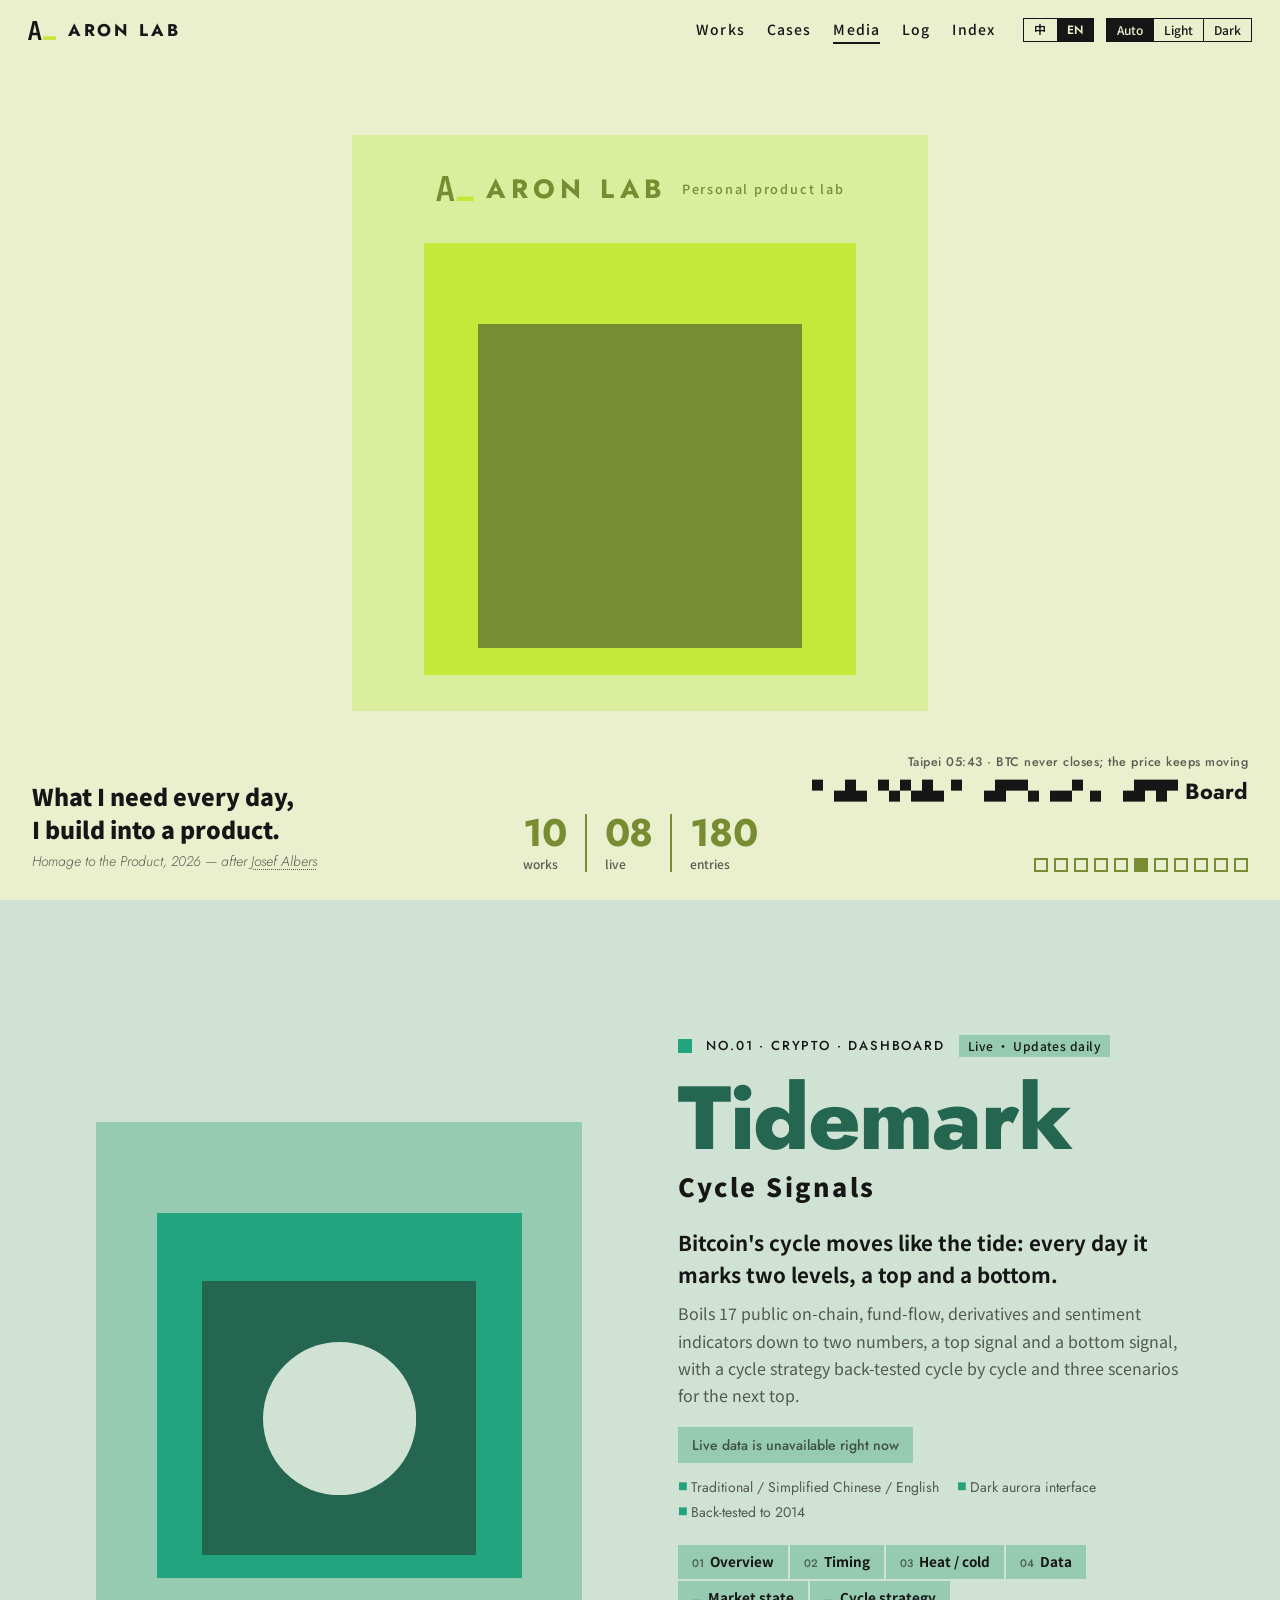
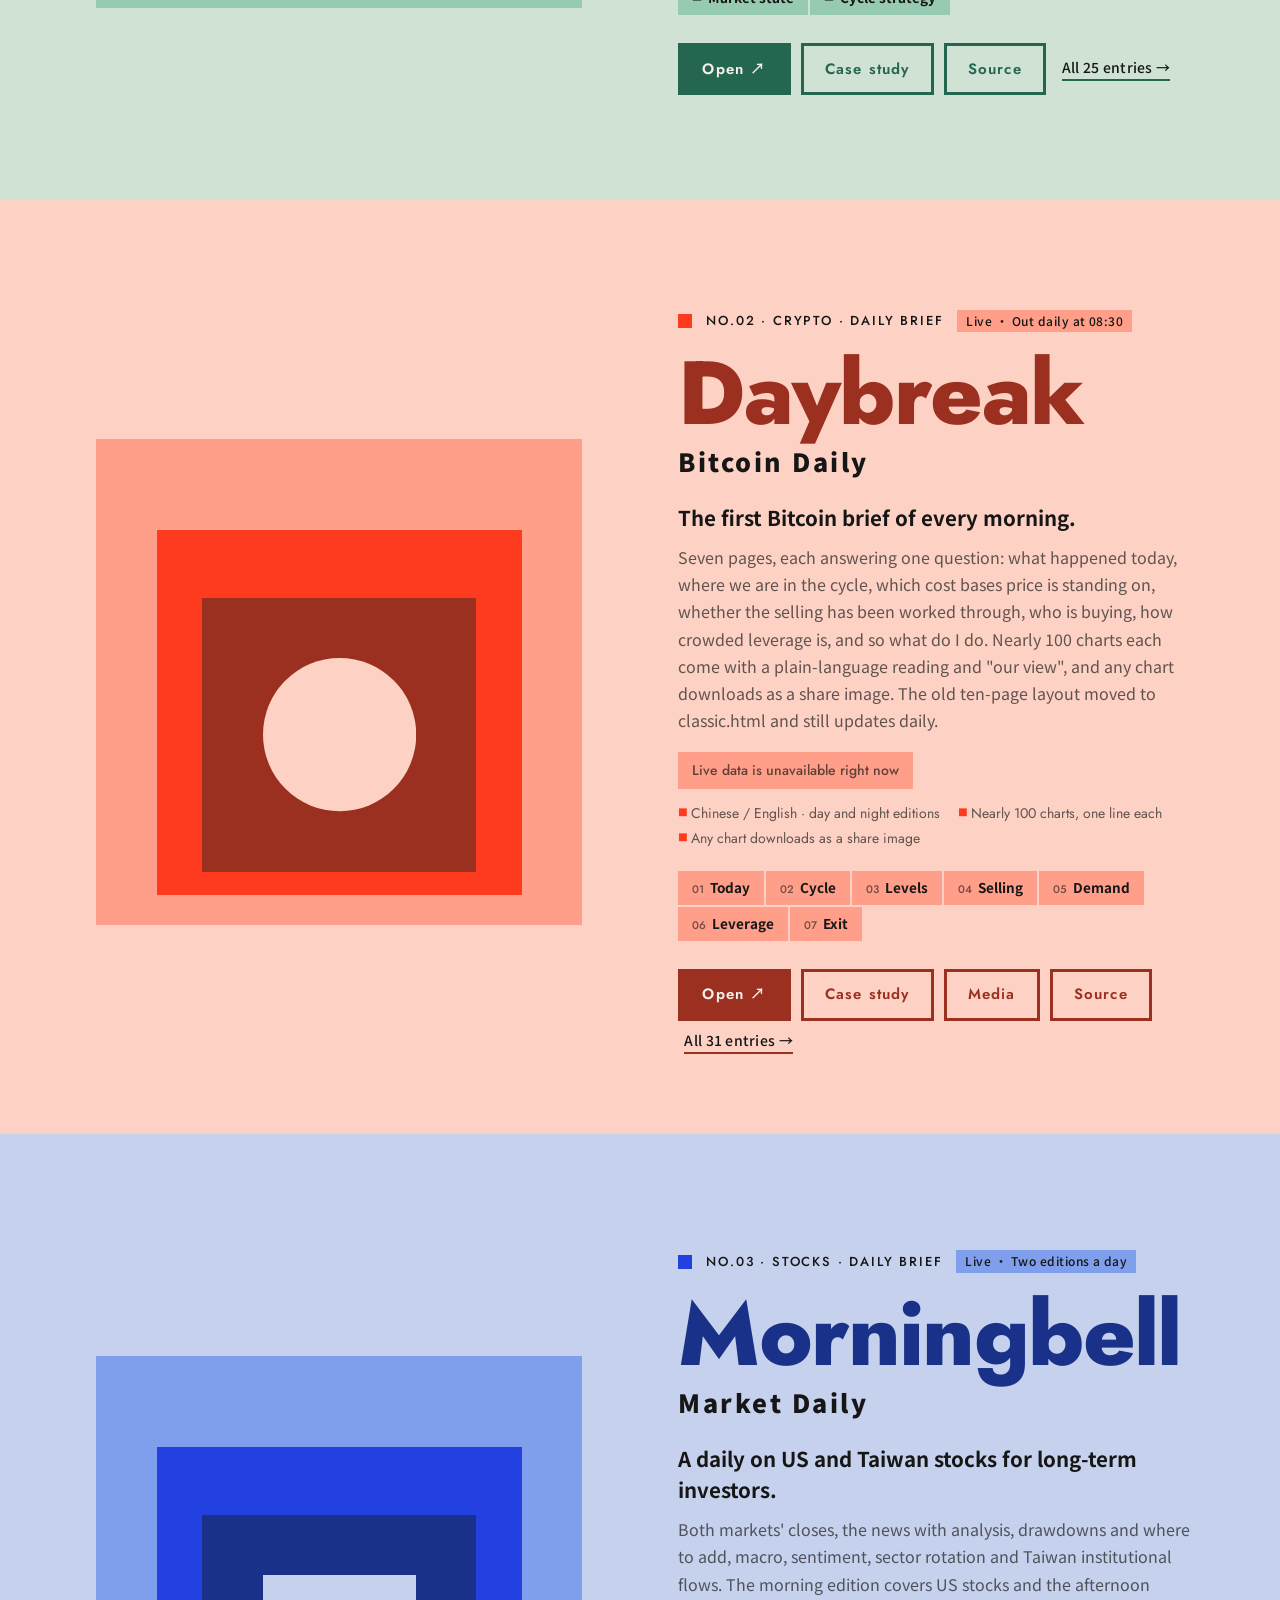
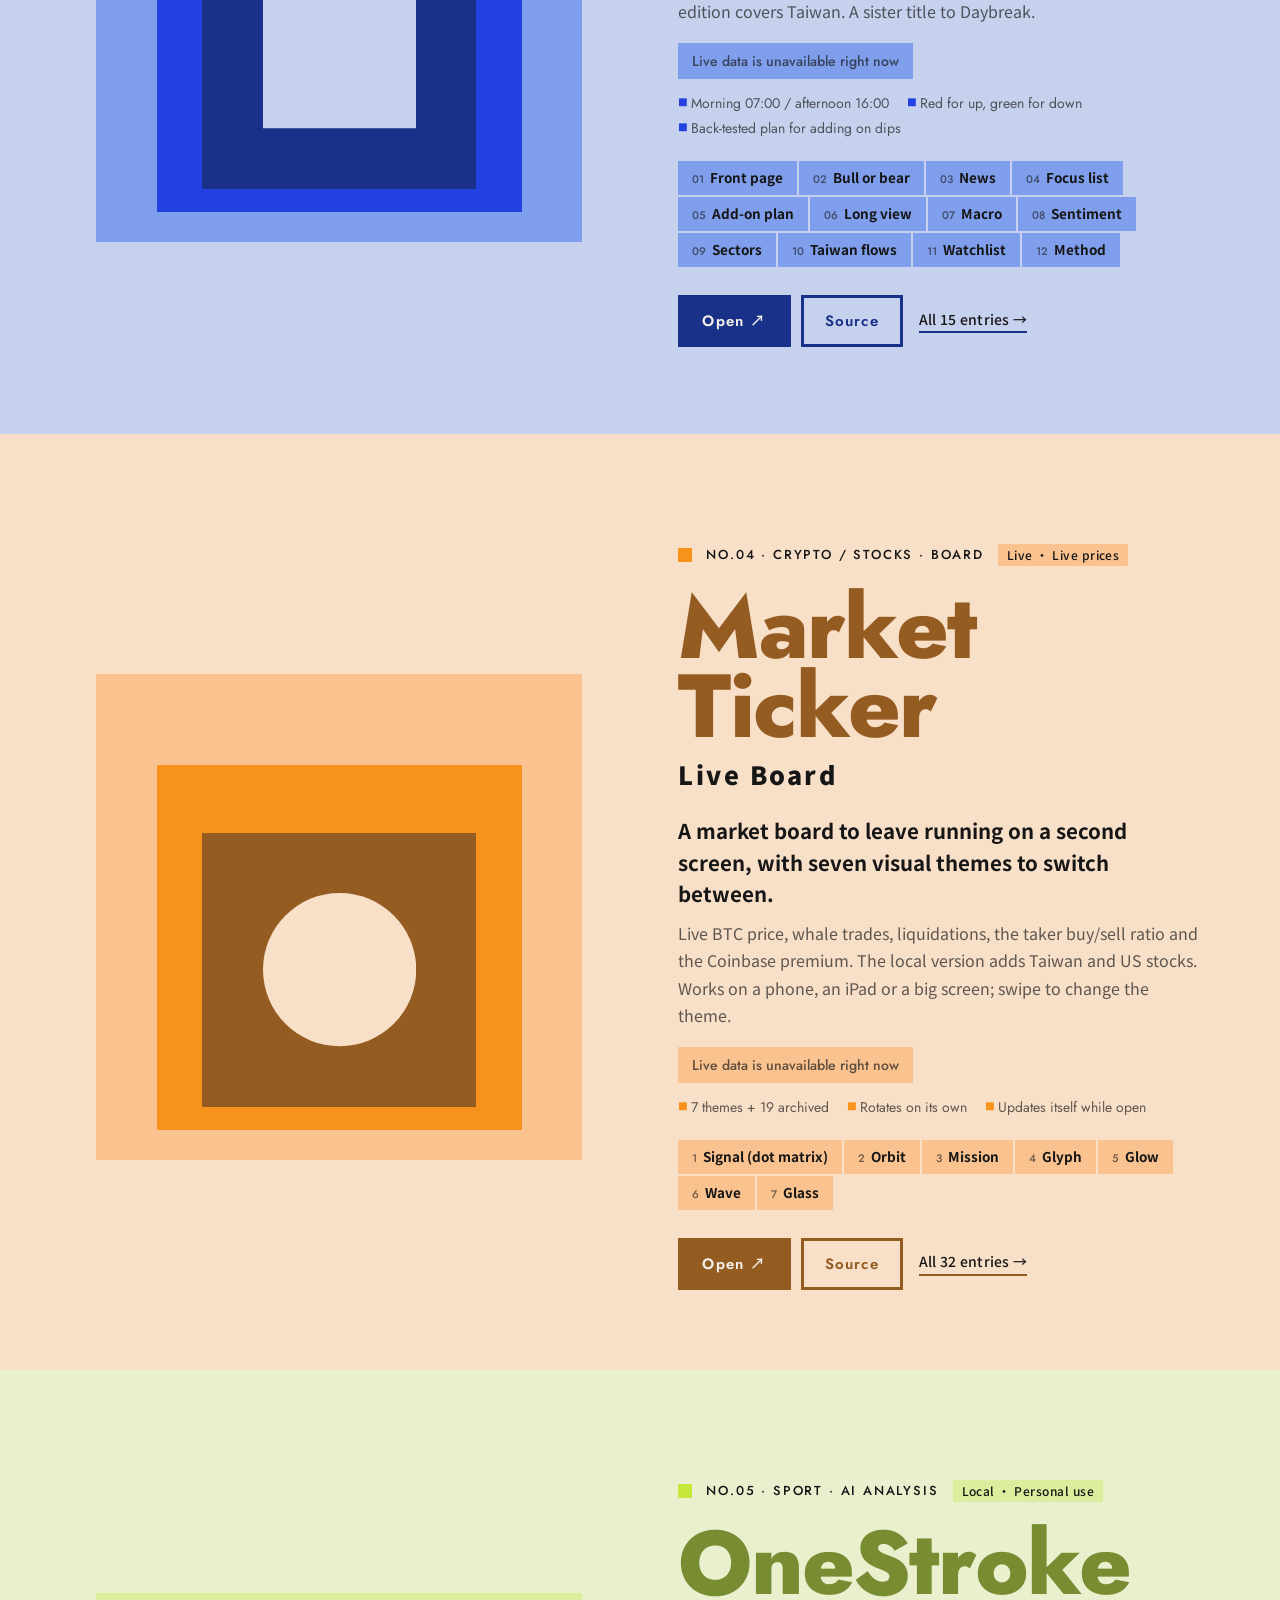
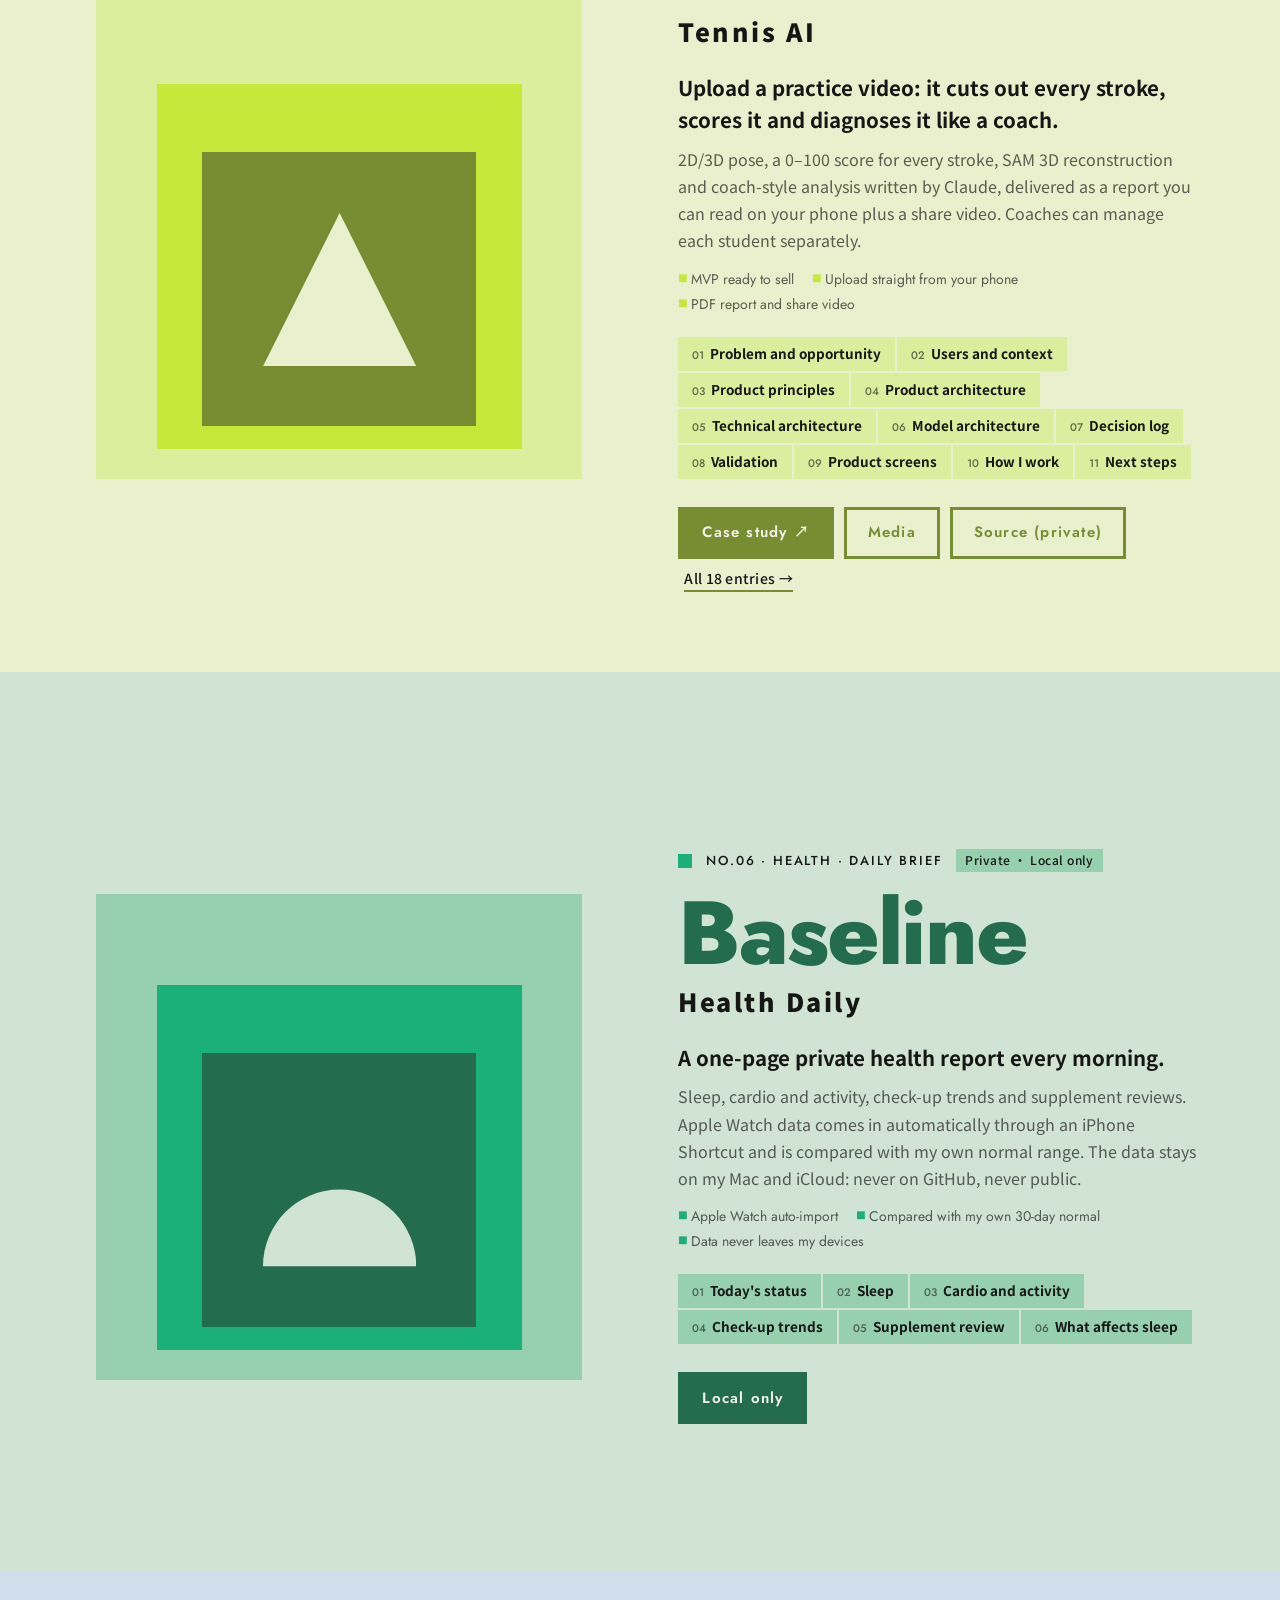
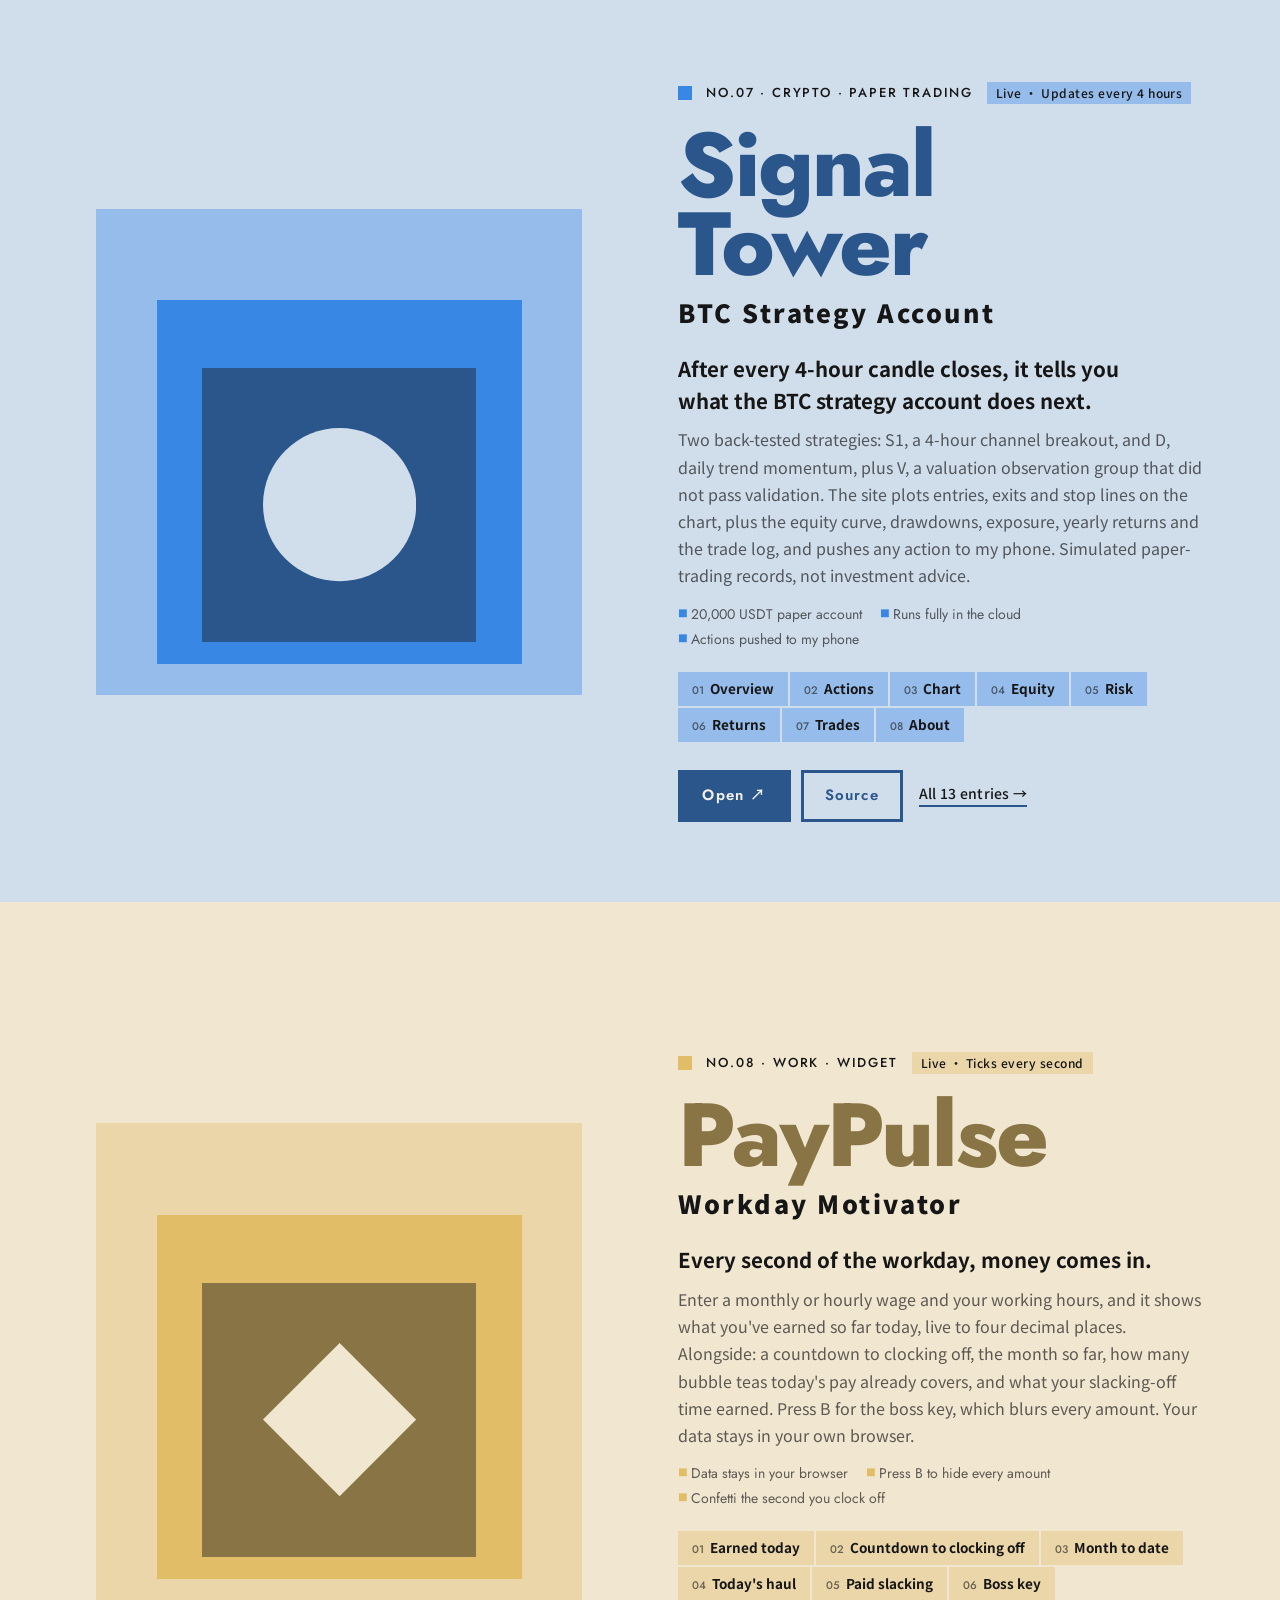
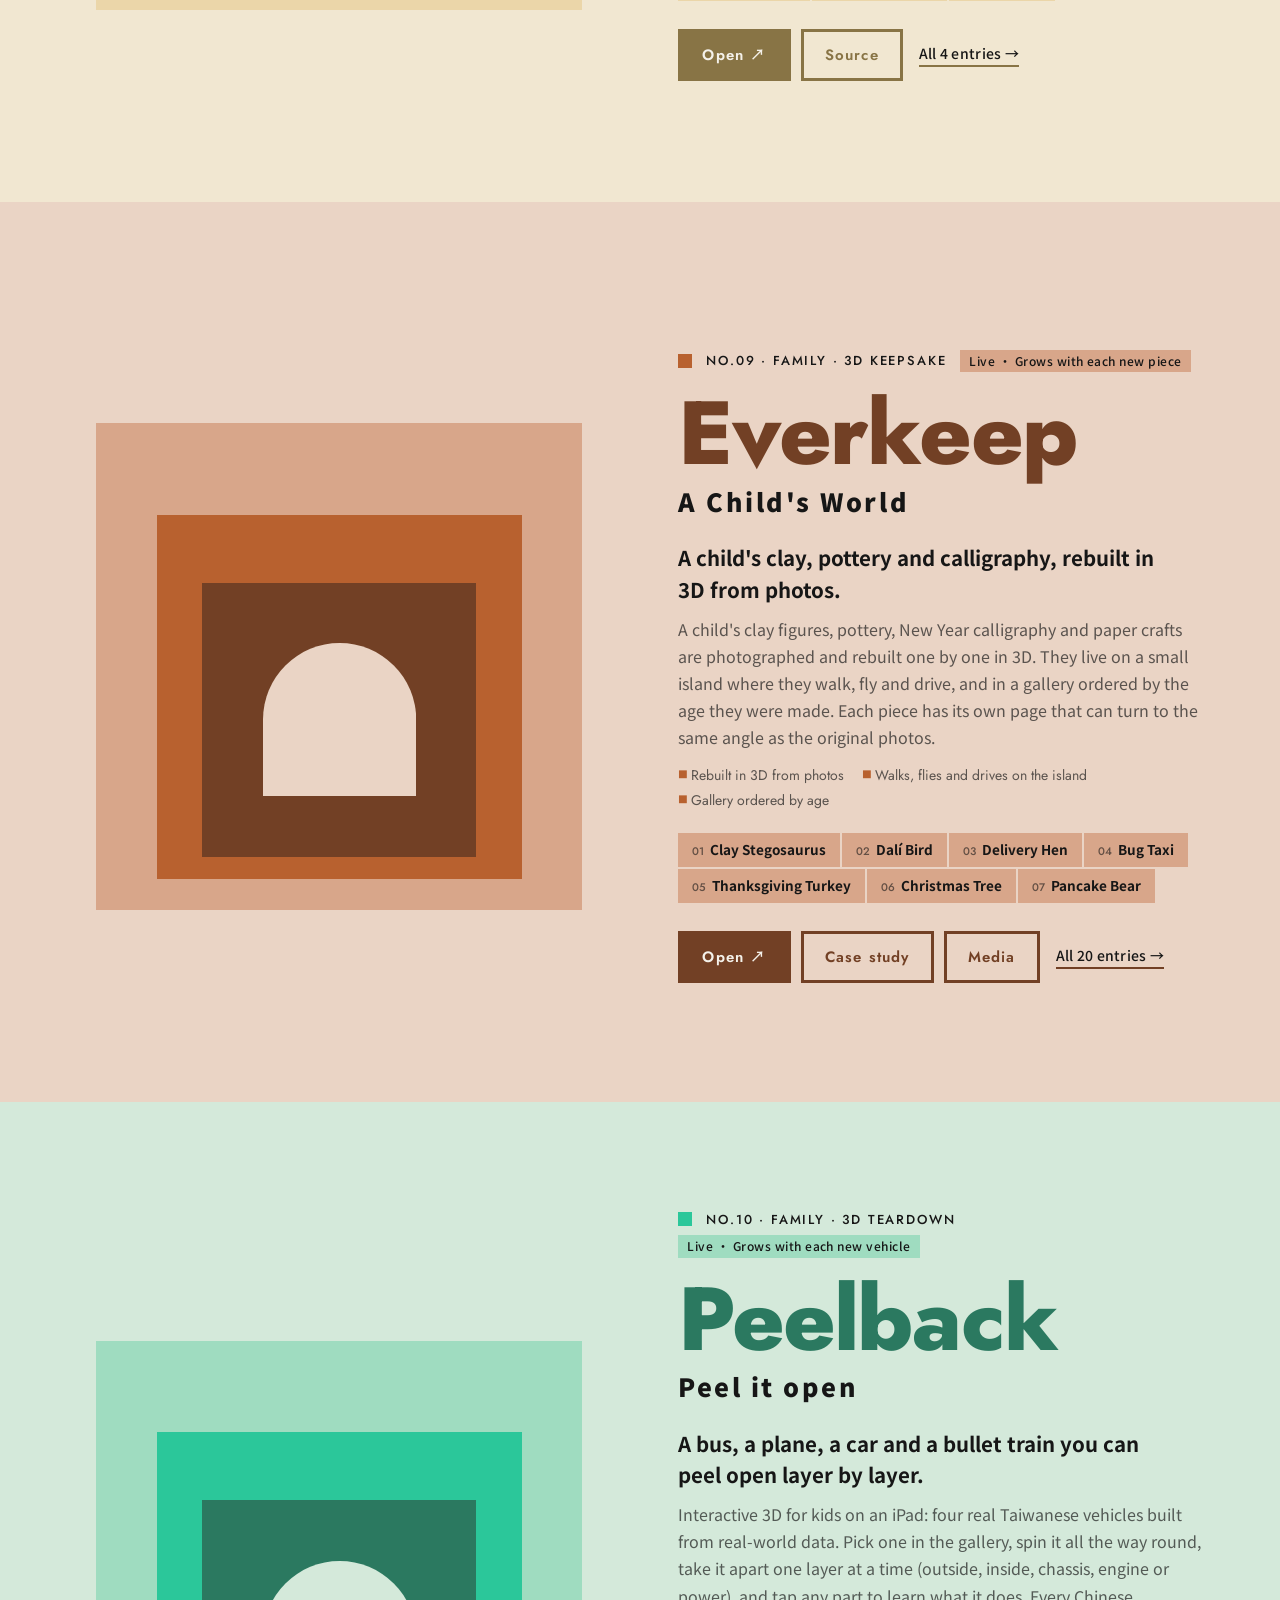
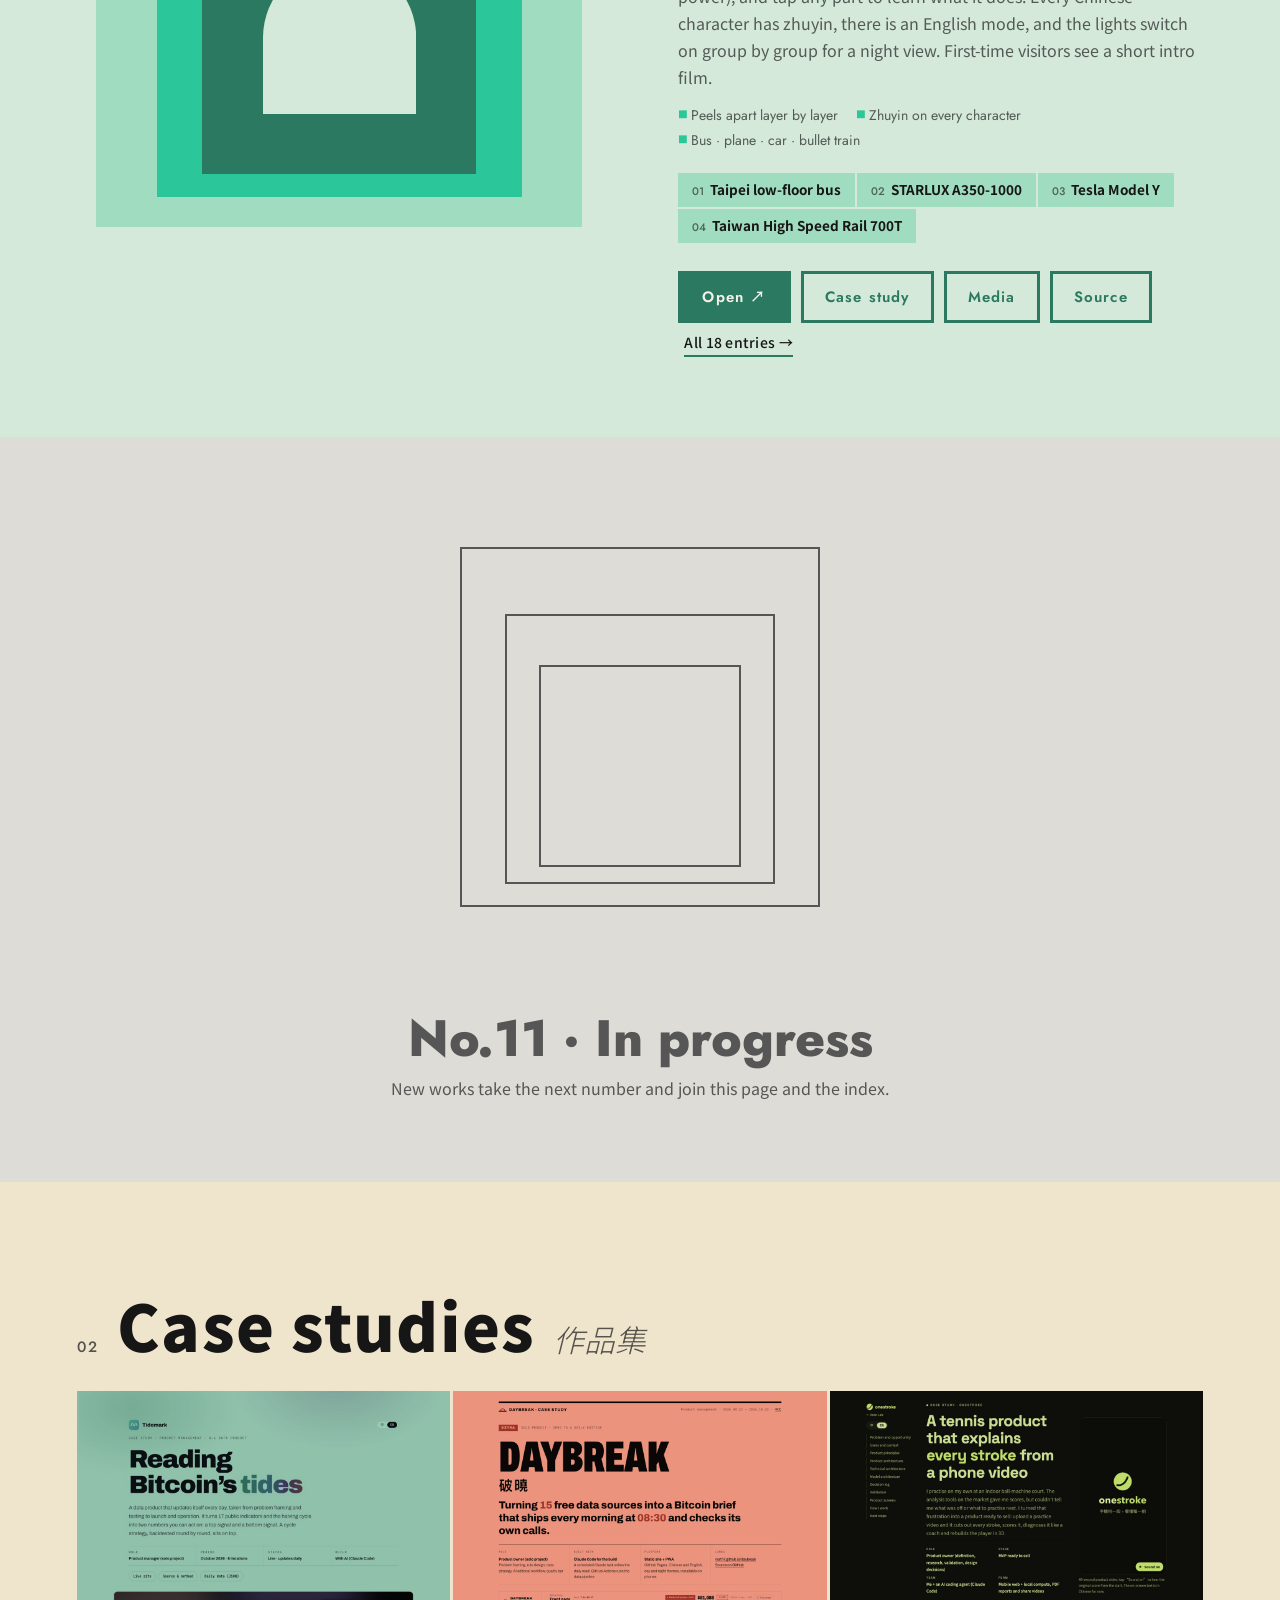
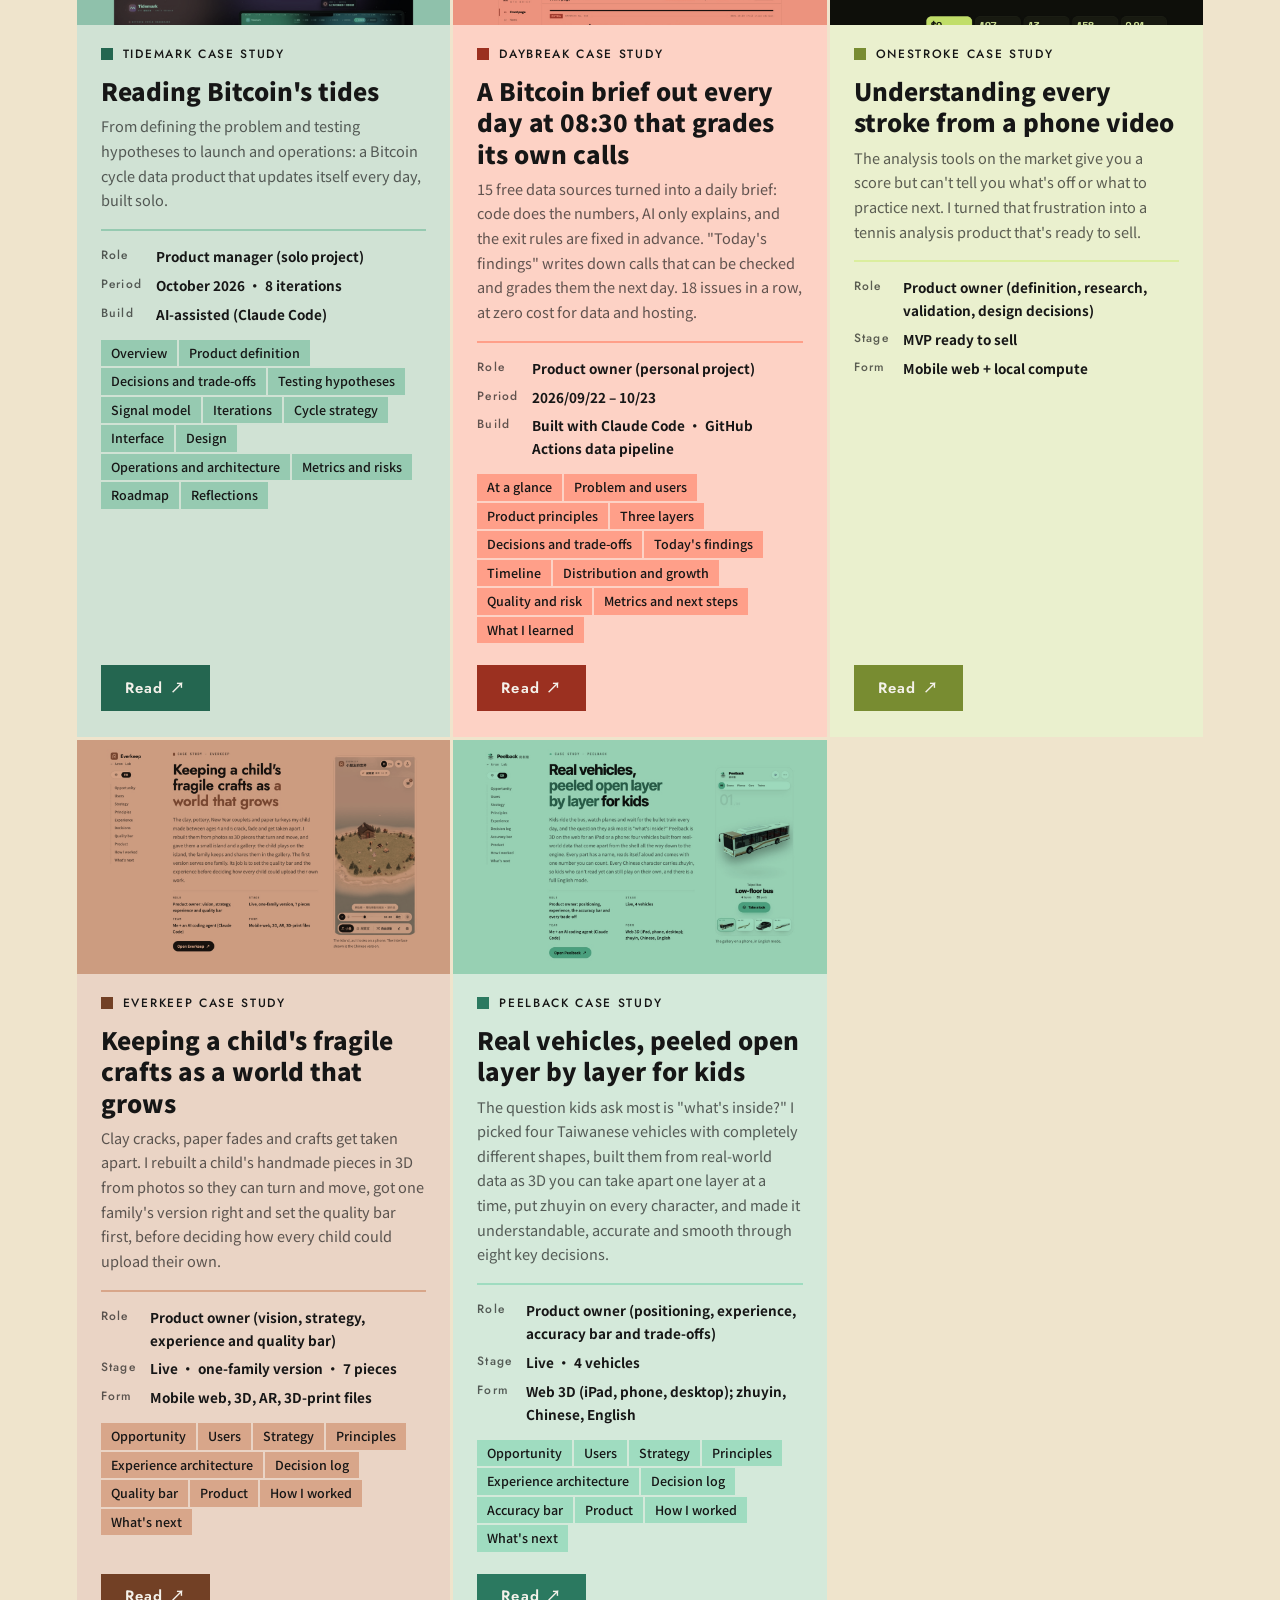
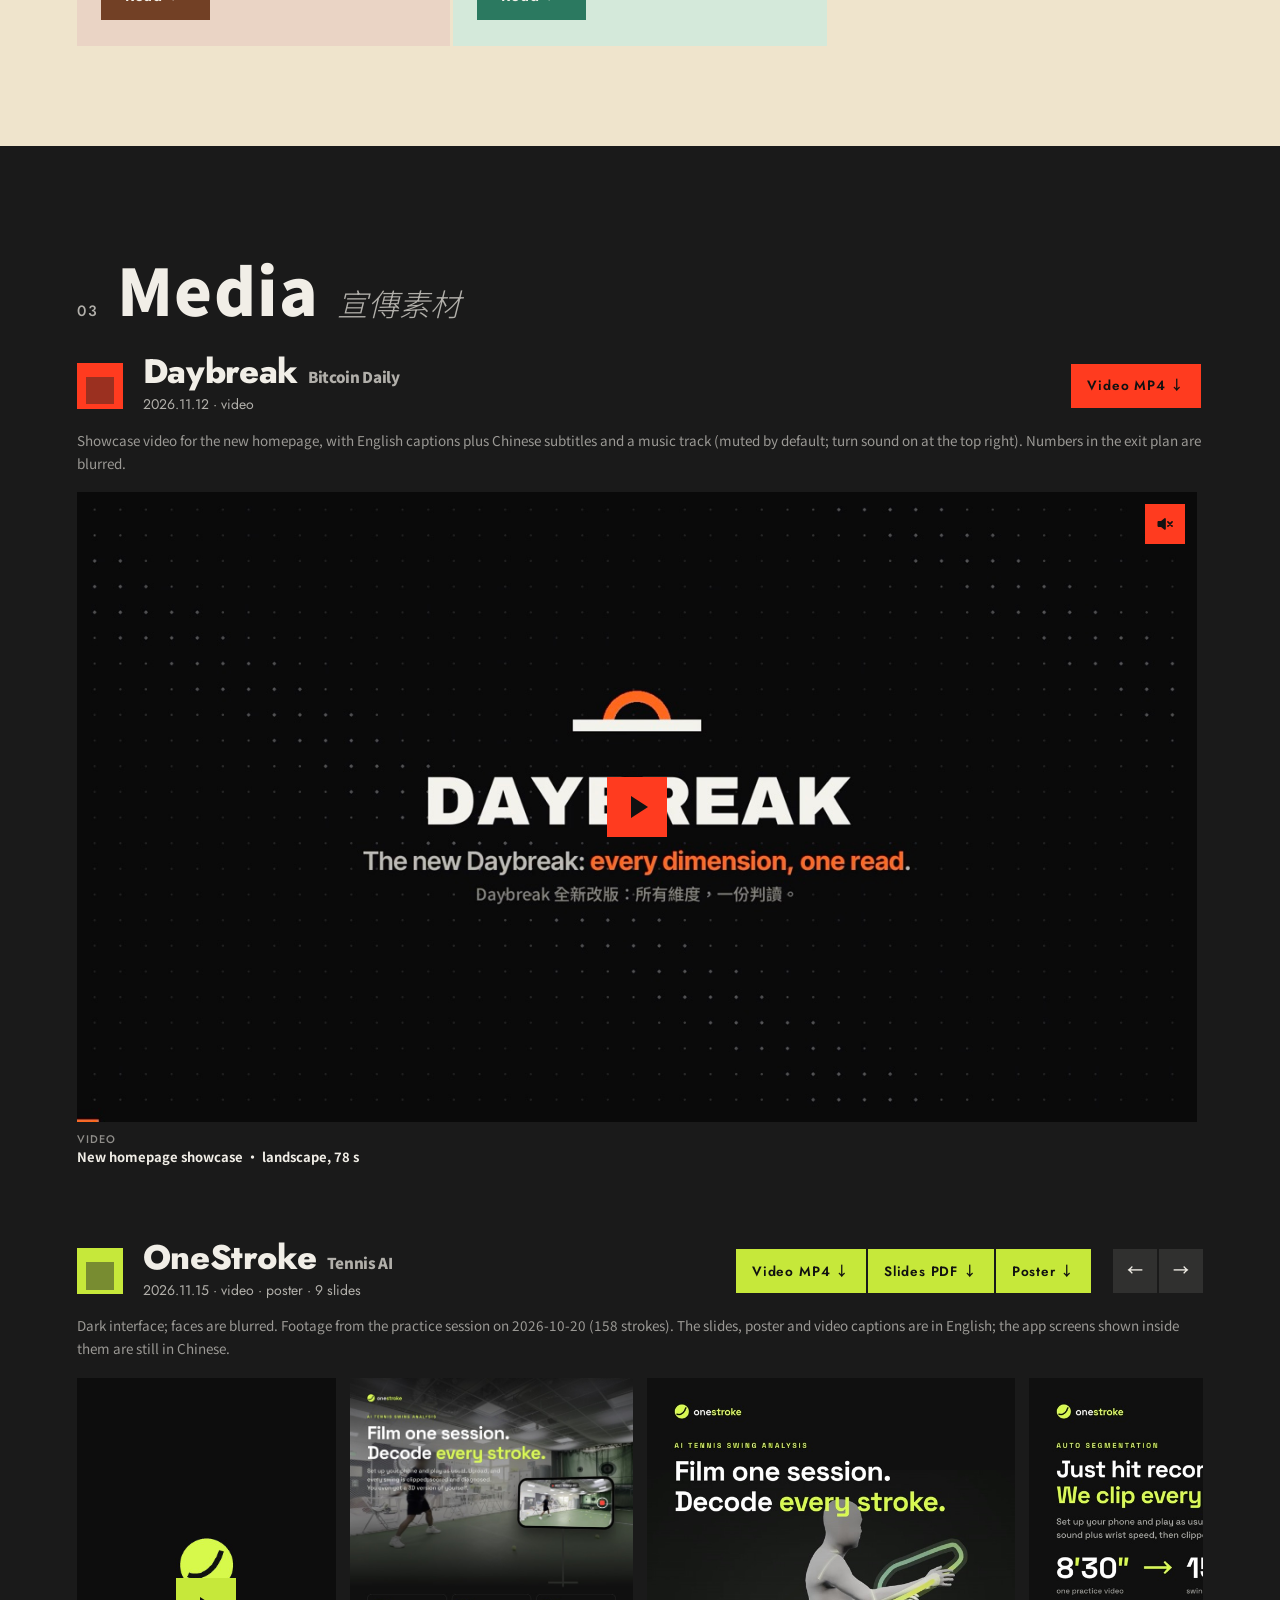
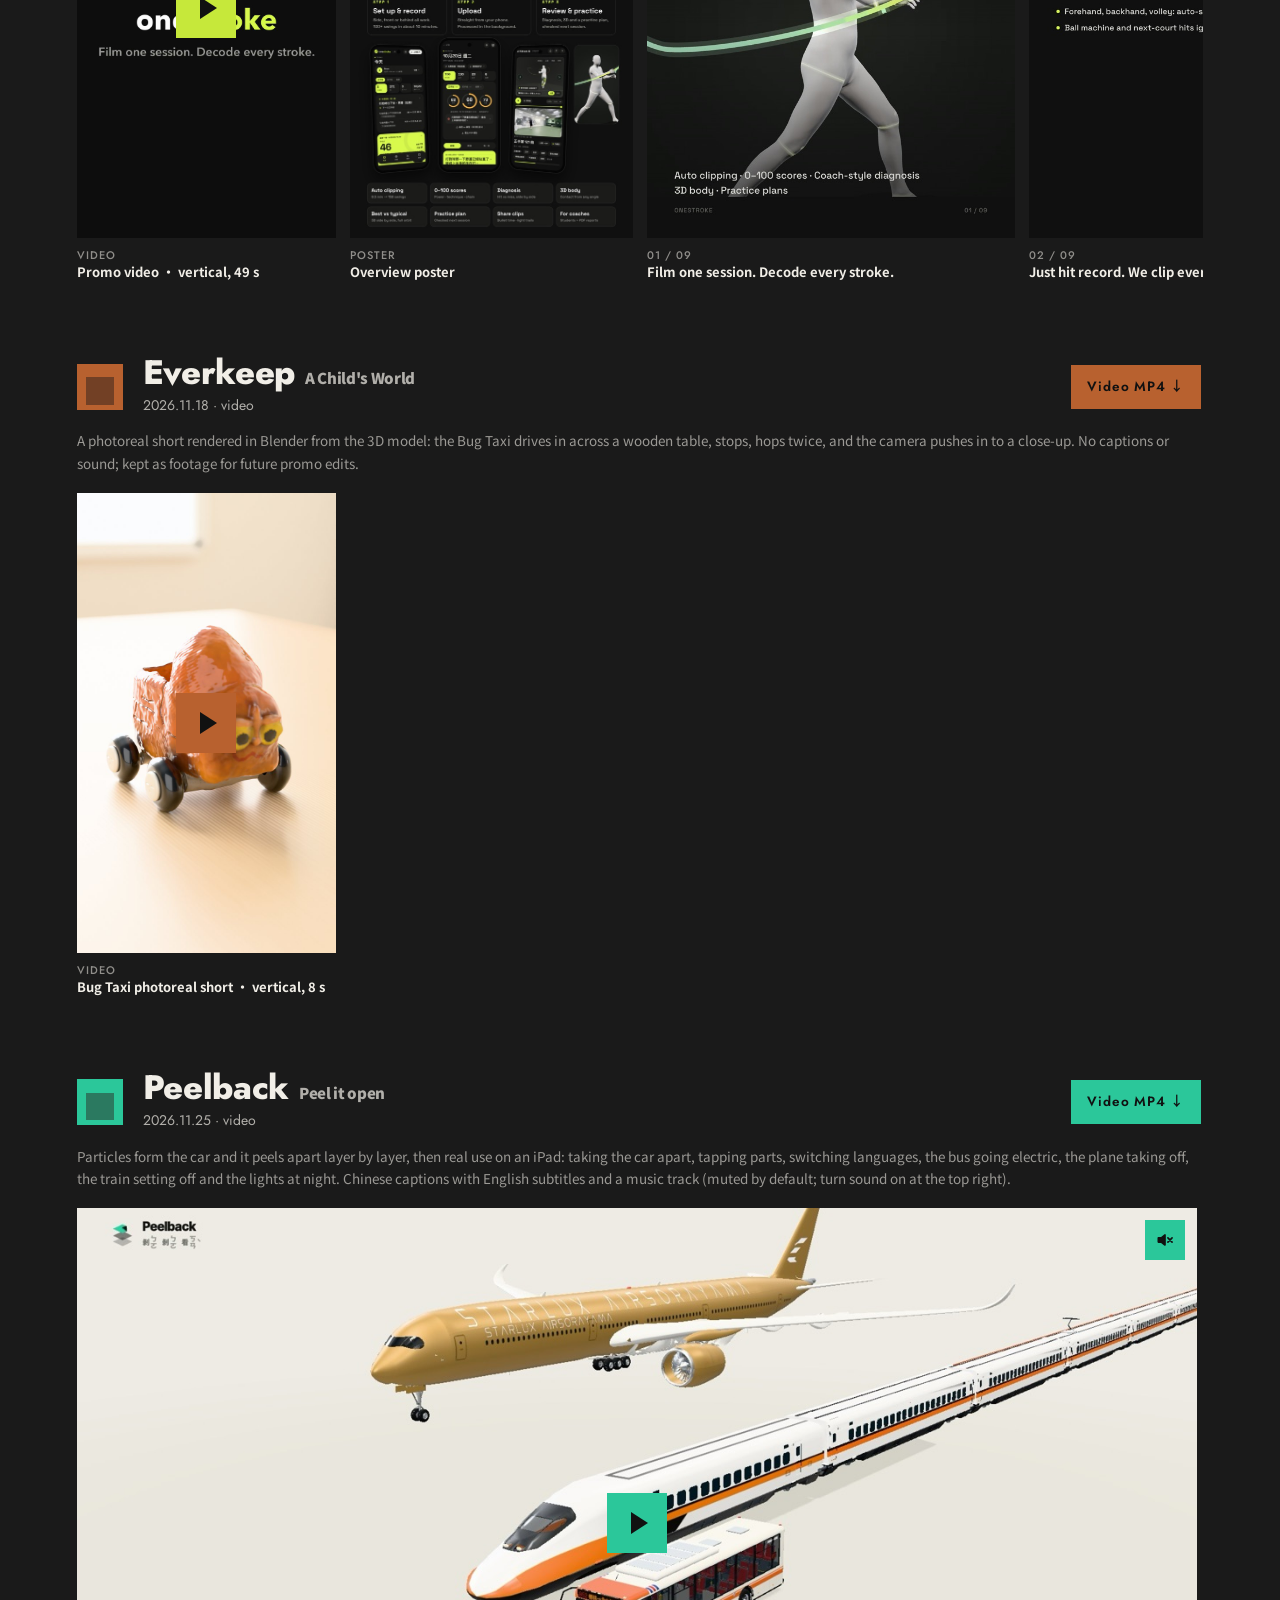
<file: index.html>
<!DOCTYPE html>
<html lang="zh-Hant-TW" data-theme="auto">
<head>
<meta charset="utf-8">
<meta name="viewport" content="width=device-width, initial-scale=1, viewport-fit=cover">
<title>Aron Lab · 作品索引</title>
<meta name="description" content="Aron 的個人產品實驗室：Tidemark、Daybreak、Morningbell、Market Ticker、OneStroke、Baseline、Signal Tower、PayPulse，所有作品的入口、分頁索引與作品集。Aron's personal product lab: every work, page and case study in one index.">
<meta name="theme-color" content="#E3EFEA" media="(prefers-color-scheme: light)">
<meta name="theme-color" content="#141414" media="(prefers-color-scheme: dark)">
<meta property="og:type" content="website">
<meta property="og:title" content="Aron Lab · 作品索引">
<meta property="og:description" content="自己每天要用的，就自己做成產品。所有作品的入口、分頁索引與作品集。">
<meta property="og:url" content="https://aronlab.dev/">
<meta property="og:image" content="https://aronlab.dev/assets/og.png">
<meta property="og:image:width" content="1200">
<meta property="og:image:height" content="630">
<meta name="twitter:card" content="summary_large_image">
<link rel="alternate" hreflang="zh-Hant" href="https://aronlab.dev/?lang=zh">
<link rel="alternate" hreflang="en" href="https://aronlab.dev/?lang=en">
<link rel="alternate" hreflang="x-default" href="https://aronlab.dev/">
<link rel="icon" href="assets/favicon.svg" type="image/svg+xml">
<link rel="apple-touch-icon" href="assets/apple-touch-icon.png">
<link rel="preconnect" href="https://fonts.googleapis.com">
<link rel="preconnect" href="https://fonts.gstatic.com" crossorigin>
<link rel="stylesheet" href="https://fonts.googleapis.com/css2?family=Jost:ital,wght@0,300;0,400;0,500;0,600;0,700;0,800;0,900;1,300&family=Noto+Sans+TC:wght@400;500;700;900&display=swap">
<link rel="stylesheet" href="assets/app.css">
<link rel="expect" href="#lab-ready" blocking="render">
<script>
try { var t = localStorage.getItem('lab.theme'); if (t === 'light' || t === 'dark') document.documentElement.dataset.theme = t; } catch (e) {}
// 語言：網址的 ?lang= → 自己選過的 → IP 地區 → 瀏覽器語言（有中文就用中文，其他都用英文）
// IP 地區由 functions/index.js 在 Cloudflare 寫進 <html data-geo>：台灣、香港、澳門、中國用中文，其他地區用英文
(function () {
  var q = new URLSearchParams(location.search).get('lang'), s = null, h = document.documentElement;
  try { s = localStorage.getItem('lab.lang'); } catch (e) {}
  var g = h.dataset.geo, geo = /^[A-Z]{2}$/.test(g || '') ? (/^(TW|HK|MO|CN)$/.test(g) ? 'zh' : 'en') : null;
  var l = q === 'en' || q === 'zh' ? q : s === 'en' || s === 'zh' ? s : geo || ([].concat(navigator.languages || navigator.language || []).some(function (x) { return /^zh/i.test(x); }) ? 'zh' : 'en');
  h.dataset.lang = l; if (l === 'en') h.lang = 'en';
})();
</script>
</head>
<body>

<!-- Aron 的 logo（A＋橫槓），用 <use href="#logo"> 重複使用；顏色由 --logo-a、--logo-bar 決定 -->
<svg width="0" height="0" style="position:absolute" aria-hidden="true"><symbol id="logo" viewBox="0 0 478.25 321"><path style="fill:var(--logo-a,currentColor)" fill-rule="evenodd" d="M80.25 0H151.25L231.5 321H176.45L159.05 243H72.45L55.05 321H0ZM115.75 48.6L149.15 198.5H82.35Z"/><rect style="fill:var(--logo-bar,#F5801C)" x="259.25" y="259" width="219" height="62"/></symbol></svg>

<!-- 英文版：有 data-en 的元素由 app.js 換成英文（data-en-html 可含標籤；data-en-label、-ph、-title 換屬性） -->
<header class="top" id="top">
  <a class="brand" href="#hero" aria-label="Aron Lab 回到頂端" data-en-label="Aron Lab, back to top"><svg class="logo" viewBox="0 0 478.25 321" aria-hidden="true"><use href="#logo" width="478.25" height="321"/></svg>ARON LAB</a>
  <nav class="nav" aria-label="章節" data-en-label="Sections">
    <a href="#works" data-nav="works" data-en="Works">作品</a>
    <a href="#cases" data-nav="cases" data-en="Cases">作品集</a>
    <a href="#media" data-nav="media" data-en="Media">宣傳素材</a>
    <a href="#log" data-nav="log" data-en="Log">時間軸</a>
    <a href="#index" data-nav="index" data-en="Index">索引</a>
  </nav>
  <div class="seg lang" role="group" aria-label="語言 Language">
    <button type="button" data-lang-set="zh" lang="zh-Hant">中</button><button type="button" data-lang-set="en" lang="en">EN</button>
  </div>
  <div class="seg" role="group" aria-label="配色" data-en-label="Color scheme">
    <button type="button" data-theme-set="auto" data-en="Auto">自動</button><button type="button" data-theme-set="light" data-en="Light">淺</button><button type="button" data-theme-set="dark" data-en="Dark">深</button>
  </div>
</header>

<main>
  <!-- 首屏：向方形致敬。開場是 ARON LAB 標誌（品牌橘），之後依序換成每個作品：方形由內往外換色，中間換成那個作品的幾何符號，ARON LAB 移到最外圈上緣 -->
  <section class="hero" id="hero">
    <a class="stage" id="stage" href="#works" aria-label="看目前展示的作品" data-en-label="See the work on show">
      <div class="sq s1"><p class="band off" id="band" aria-hidden="true"><svg class="logo" viewBox="0 0 478.25 321"><use href="#logo" width="478.25" height="321"/></svg><b>ARON LAB</b><small data-en="Personal product lab">個人產品實驗室</small></p><div class="sq s2"><div class="sq s3"><h1><svg class="logo" viewBox="0 0 478.25 321" aria-hidden="true"><use href="#logo" width="478.25" height="321"/></svg><span class="wm">ARON LAB</span><small data-en="Personal product lab">個人產品實驗室</small></h1><div class="hm" id="hm" aria-hidden="true"></div></div></div></div>
    </a>
    <div class="hero-bar">
      <div class="cap"><p data-en-html="What I need every day,<br>I build into a product.">自己每天要用的，<br>就自己做成產品。</p><span>Homage to the Product, 2026 — after <button type="button" class="egg-link" data-egg>Josef Albers</button></span></div>
      <dl class="stats" id="stats"></dl>
      <div class="now"><span class="k" id="now-k">Now showing</span><a class="nm" id="now-name" href="#works">—</a><span class="live-line" id="now-live"></span><div class="dots" id="dots" role="group" aria-label="選擇作品" data-en-label="Choose a work"></div></div>
    </div>
  </section>

  <div id="works"></div>

  <!-- 章節標題：英文版時大字換成英文，旁邊的斜體換成中文 -->
  <section class="sec cases-sec" id="cases" aria-labelledby="h-cases">
    <div class="sec-h"><span class="no">02</span><h2 id="h-cases" data-en="Case studies">作品集</h2><span class="en" data-en="作品集">Case studies</span></div>
    <div class="cases" id="case-list"></div>
  </section>

  <section class="sec media-sec" id="media" aria-labelledby="h-media">
    <div class="sec-h"><span class="no">03</span><h2 id="h-media" data-en="Media">宣傳素材</h2><span class="en" data-en="宣傳素材">Media</span></div>
    <div id="media-list"></div>
  </section>

  <section class="sec log-sec" id="log" aria-labelledby="h-log">
    <div class="sec-h"><span class="no">04</span><h2 id="h-log" data-en="Log">時間軸</h2><span class="en" data-en="時間軸">Log</span></div>
    <div class="gantt" id="gantt"></div>
    <ol class="log" id="log-list"></ol>
  </section>

  <!-- 分頁索引放在最後、預設收起來：按「展開索引」、頂欄的「索引」、按 / 搜尋、作品卡的「全部 N 個入口」都會打開 -->
  <section class="sec idx-sec shut" id="index" aria-labelledby="h-index">
    <div class="sec-h"><span class="no">05</span><h2 id="h-index" data-en="Directory">分頁索引</h2><span class="en" data-en="分頁索引">Directory</span><span class="count" id="idx-count"></span><button type="button" class="fold-all" id="idx-fold" hidden>全部展開</button><button type="button" class="idx-toggle" id="idx-toggle" aria-expanded="false" aria-controls="idx-body"><span>展開索引</span><svg viewBox="0 0 24 24" aria-hidden="true"><path d="M6 9l6 6 6-6"/></svg></button></div>
    <div class="idx-body" id="idx-body"><div class="idx-in">
      <div class="idx-tools">
        <label class="search"><svg viewBox="0 0 24 24" aria-hidden="true"><circle cx="11" cy="11" r="7"/><path d="M20 20l-4-4"/></svg><input id="q" type="search" placeholder="搜尋入口、網址、說明…" autocomplete="off" aria-label="搜尋入口" data-en-ph="Search entries, URLs, notes…" data-en-label="Search entries"><kbd>/</kbd></label>
        <div class="chips" id="idx-prod" role="group" aria-label="依作品篩選" data-en-label="Filter by work"></div>
        <div class="chips" id="idx-type" role="group" aria-label="依類型篩選" data-en-label="Filter by type"></div>
      </div>
      <div class="idx" id="idx" role="table" aria-label="所有入口" data-en-label="All entries"></div>
    </div></div>
  </section>
</main>

<footer class="foot" id="foot">
  <div class="foot-top">
    <h2>Next:<br>No.<span id="next-no">07</span></h2>
    <div class="foot-tray" id="foot-tray" role="group" aria-label="作品色票，點一下複製色碼" data-en-label="Product colors, click to copy a color code"></div>
  </div>
  <!-- 我是誰：只寫角色和做事的方式，不寫公司、年份這類履歷細節（2026-11-12 Aron 決定個人主頁先不放在這裡） -->
  <div class="foot-about">
    <h3 data-en="About">關於</h3>
    <p class="who" data-en="I'm Aron, a product manager.">我是 Aron，產品經理。</p>
    <p data-en="Everything here is something I use myself every day. AI writes the code; my job is to build the right thing: define the problem, make the trade-offs and check every result.">這裡的作品都是我自己每天要用的。程式交給 AI 實作，我負責做對的東西：定義問題、做取捨、驗收每一個結果。</p>
  </div>
  <div class="foot-grid">
    <div><h3 data-en="Works">作品</h3><ul id="foot-prods"></ul></div>
    <div><h3 data-en="Case studies">作品集</h3><ul id="foot-cases"></ul></div>
    <div class="foot-contact"><h3 data-en="Contact">聯絡</h3><ul><li><a href="https://github.com/North7" target="_blank" rel="noopener">GitHub · North7 ↗</a></li><li><a href="https://x.com/songpu717" target="_blank" rel="noopener">X · @songpu717 ↗</a></li><li><a href="mailto:songpu717@hotmail.com" aria-label="Email songpu717@hotmail.com">songpu717@hotmail.com</a></li></ul></div>
    <div class="foot-note"><p data-en="Everything in the market-related works is for reference only and is not investment advice.">市場相關作品的所有內容僅供參考，不構成投資建議。</p><p id="foot-upd"></p><p class="keys-link"><button type="button" data-keys data-en-html="Keyboard shortcuts <kbd>?</kbd>">鍵盤快捷鍵 <kbd>?</kbd></button></p></div>
  </div>
  <div class="foot-sign"><svg class="logo" viewBox="0 0 478.25 321" aria-hidden="true"><use href="#logo" width="478.25" height="321"/></svg><span>Aron</span><span class="c">© 2026</span></div>
</footer>

<dialog class="lb" id="lb" aria-label="放大檢視" data-en-label="Enlarged view">
  <figure><img id="lb-img" alt=""><figcaption><span id="lb-cap"></span><span id="lb-n"></span></figcaption></figure>
  <button type="button" class="lb-btn lb-prev" data-lb="-1" aria-label="上一張" data-en-label="Previous">←</button>
  <button type="button" class="lb-btn lb-next" data-lb="1" aria-label="下一張" data-en-label="Next">→</button>
  <button type="button" class="lb-btn lb-close" data-lb="x" aria-label="關閉" data-en-label="Close">✕</button>
</dialog>

<!-- 彩蛋：Albers《色彩互動》的同色錯覺 -->
<dialog class="pop egg" id="egg" aria-labelledby="egg-h"><div class="pop-in">
  <p class="pop-k">Interaction of Color · after Josef Albers</p>
  <h2 id="egg-h" data-en="Are these two small squares the same color?">這兩個小方形，是同一個顏色嗎？</h2>
  <div class="egg-pair" id="egg-pair"><div class="egg-g"><i></i></div><div class="egg-g"><i></i></div></div>
  <p class="egg-a" id="egg-a"></p>
  <div class="pop-act"><button type="button" class="pri" id="egg-reveal" data-en="Remove the grounds">拿掉底色</button><button type="button" data-pop-close data-en="Close">關閉</button></div>
</div></dialog>

<dialog class="pop keys" id="keys" aria-labelledby="keys-h"><div class="pop-in">
  <p class="pop-k">Keyboard</p>
  <h2 id="keys-h" data-en="Keyboard shortcuts">鍵盤快捷鍵</h2>
  <dl id="keys-list"></dl>
  <p class="keys-hint" data-en="There's one more hidden shortcut. It has to do with Albers.">另外還藏了一個，跟 Albers 有關。</p>
  <div class="pop-act"><button type="button" class="pri" data-pop-close data-en="Got it">知道了</button></div>
</div></dialog>

<div class="toast" id="toast" role="status" aria-live="polite"></div>

<script src="data/lab.js"></script>
<script src="assets/app.js"></script>
<!-- head 裡的 rel="expect"：第一個畫面等到這裡（app.js 跑完）才畫，不會先閃一下空的版面；切語言時舊頁停在方塊，新頁一出來也已經是方塊，直接接上 -->
<i id="lab-ready" hidden></i>
</body>
</html>
</file>
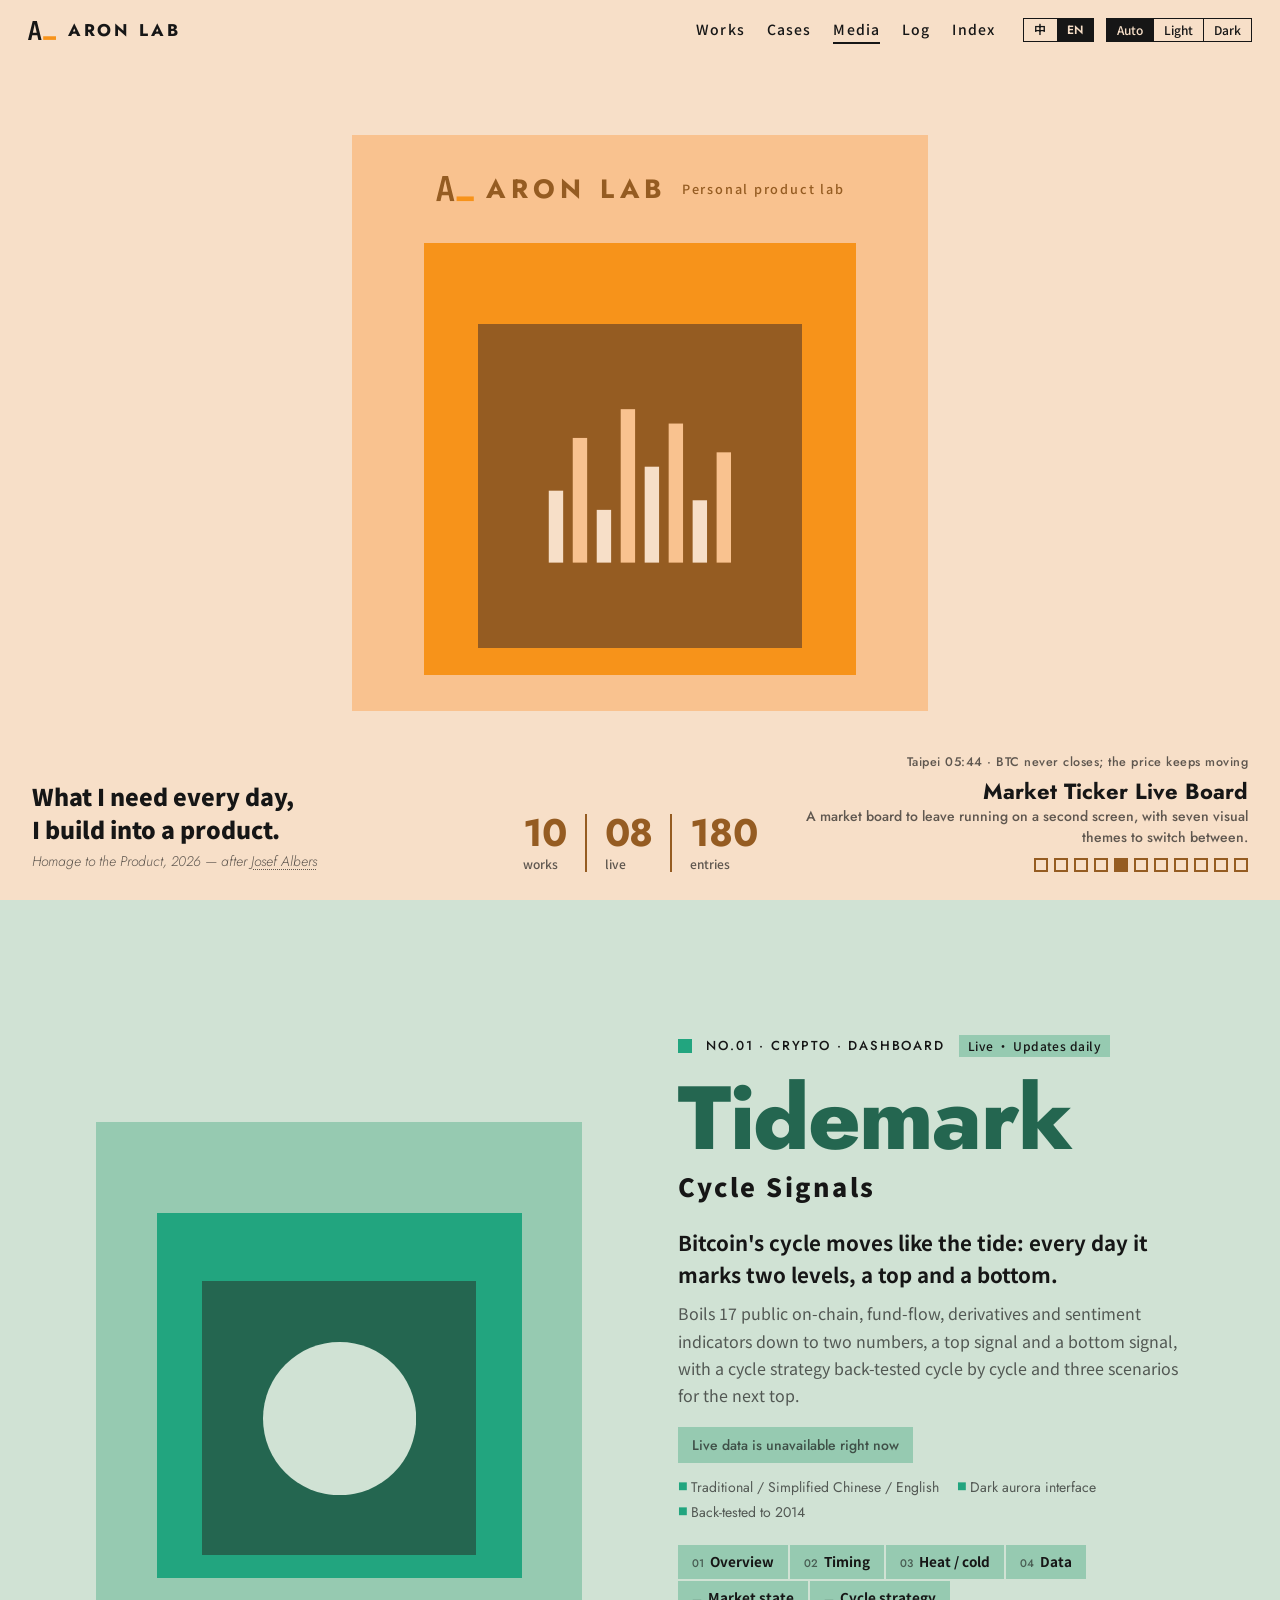
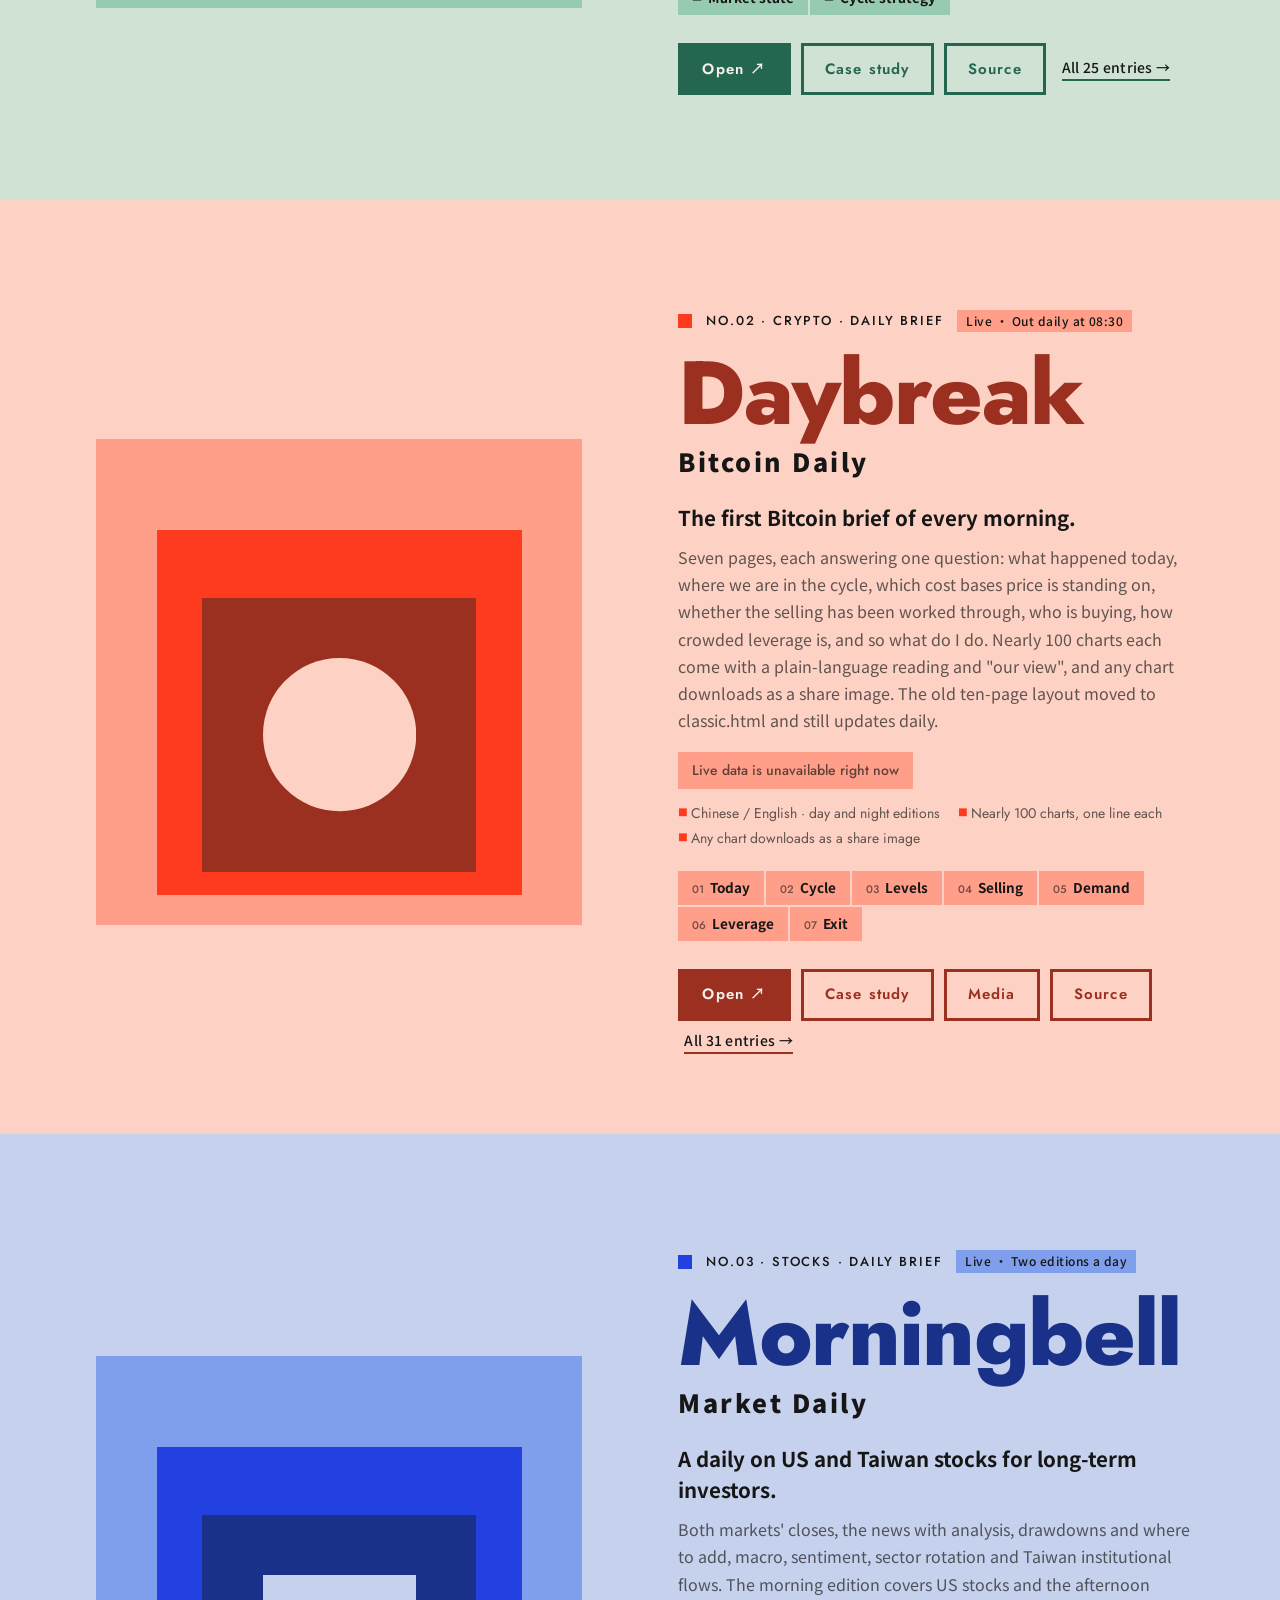
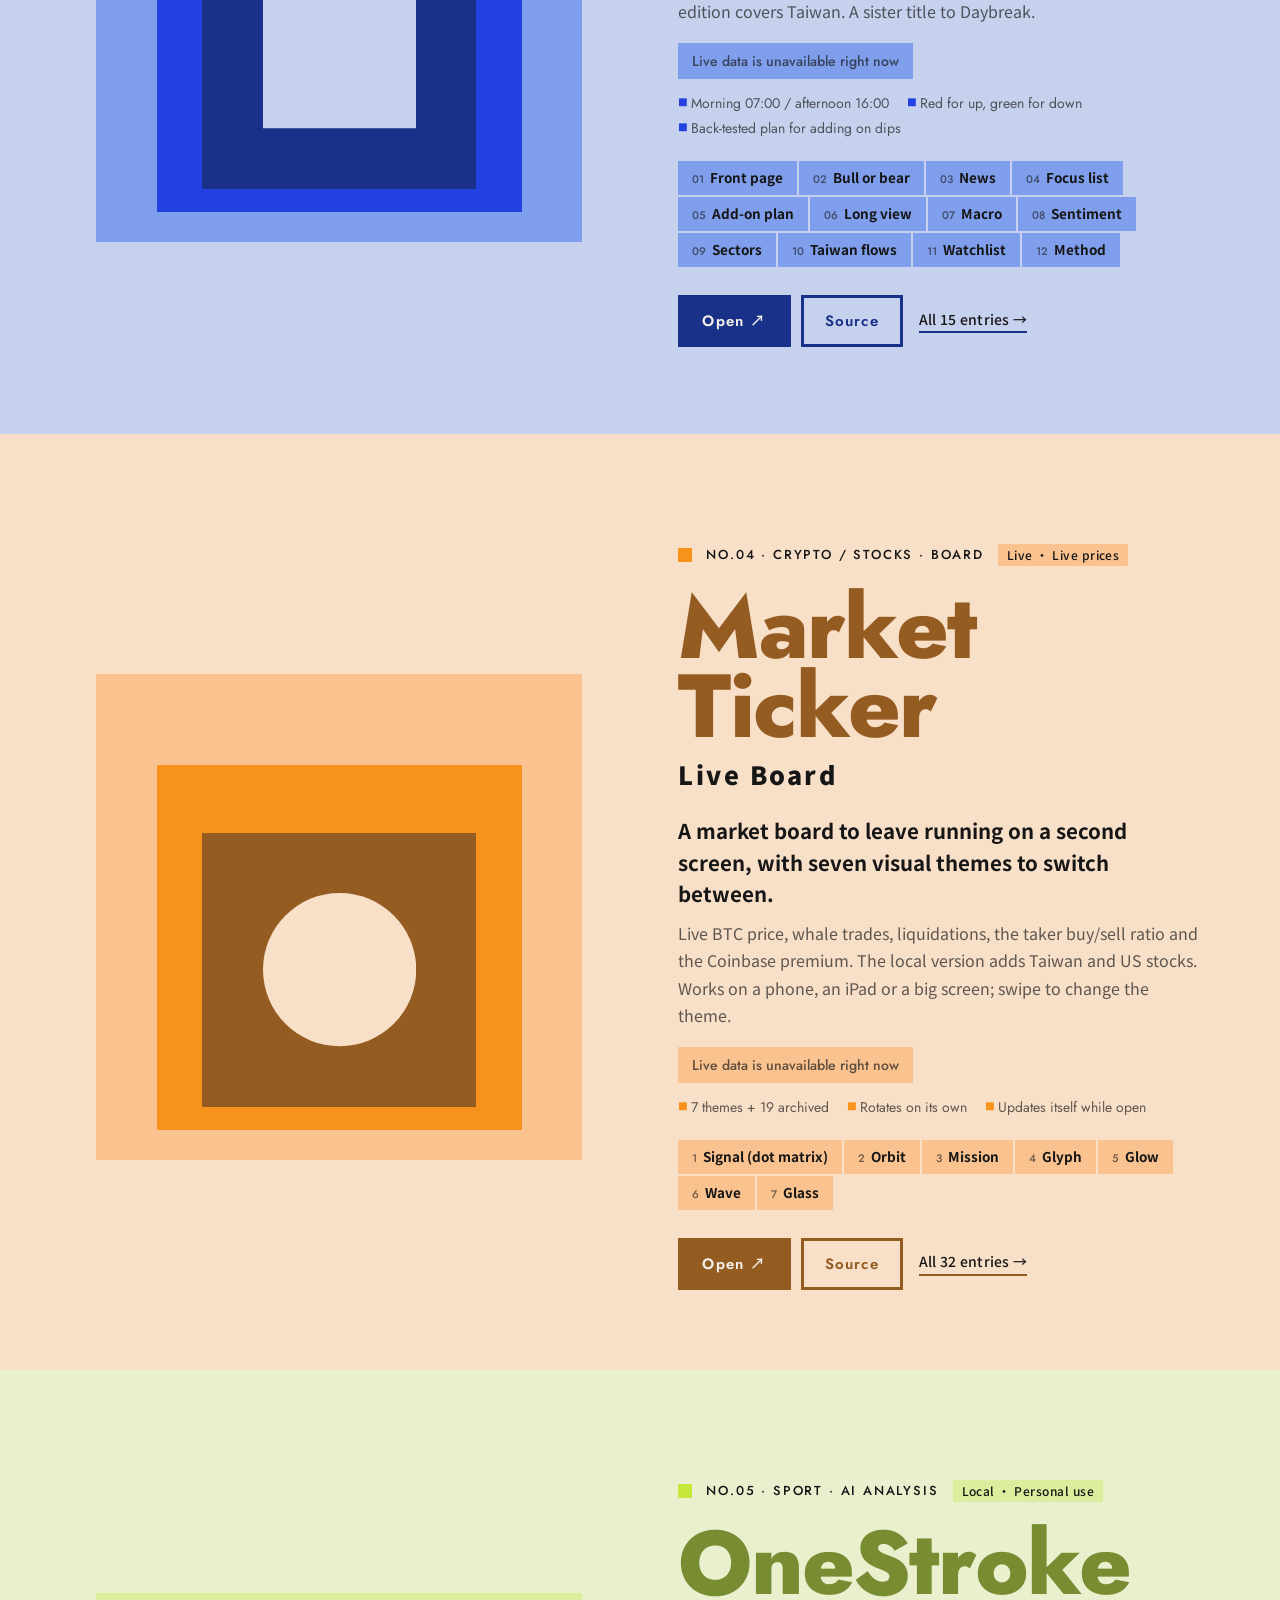
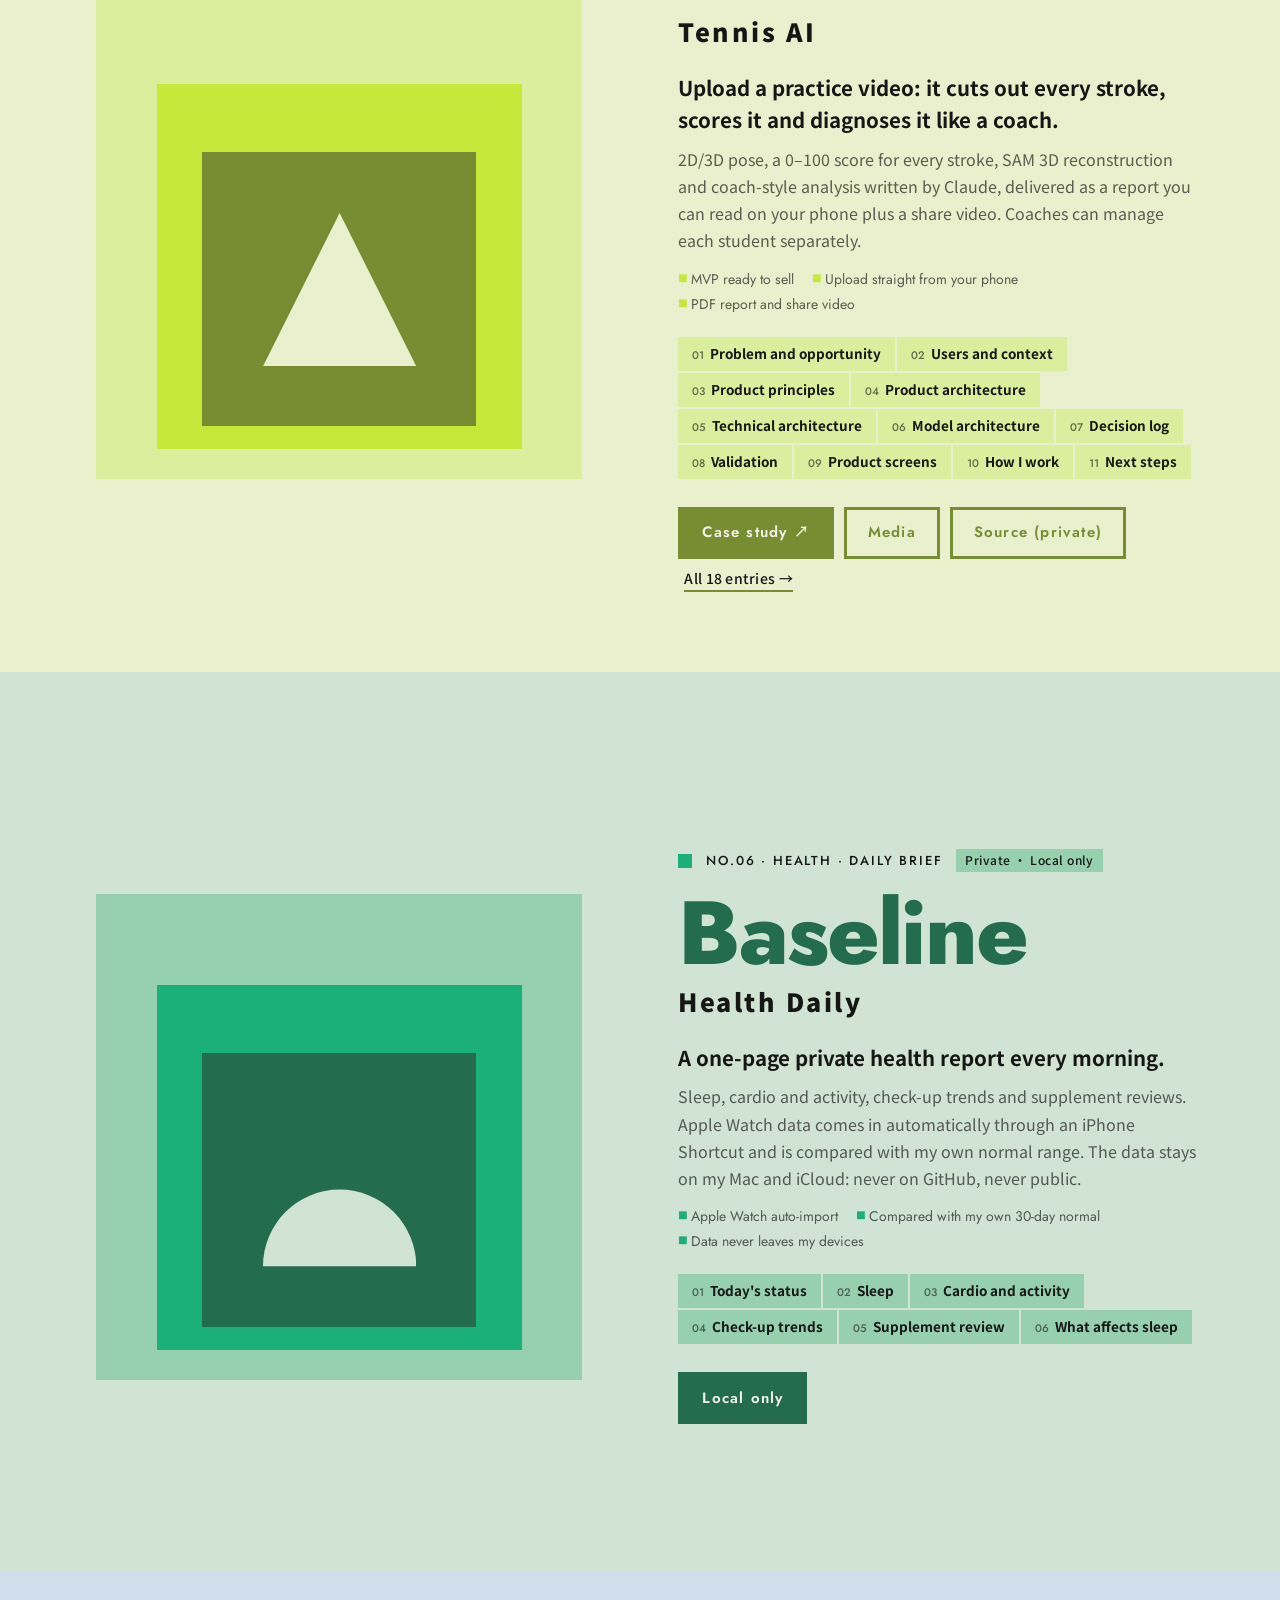
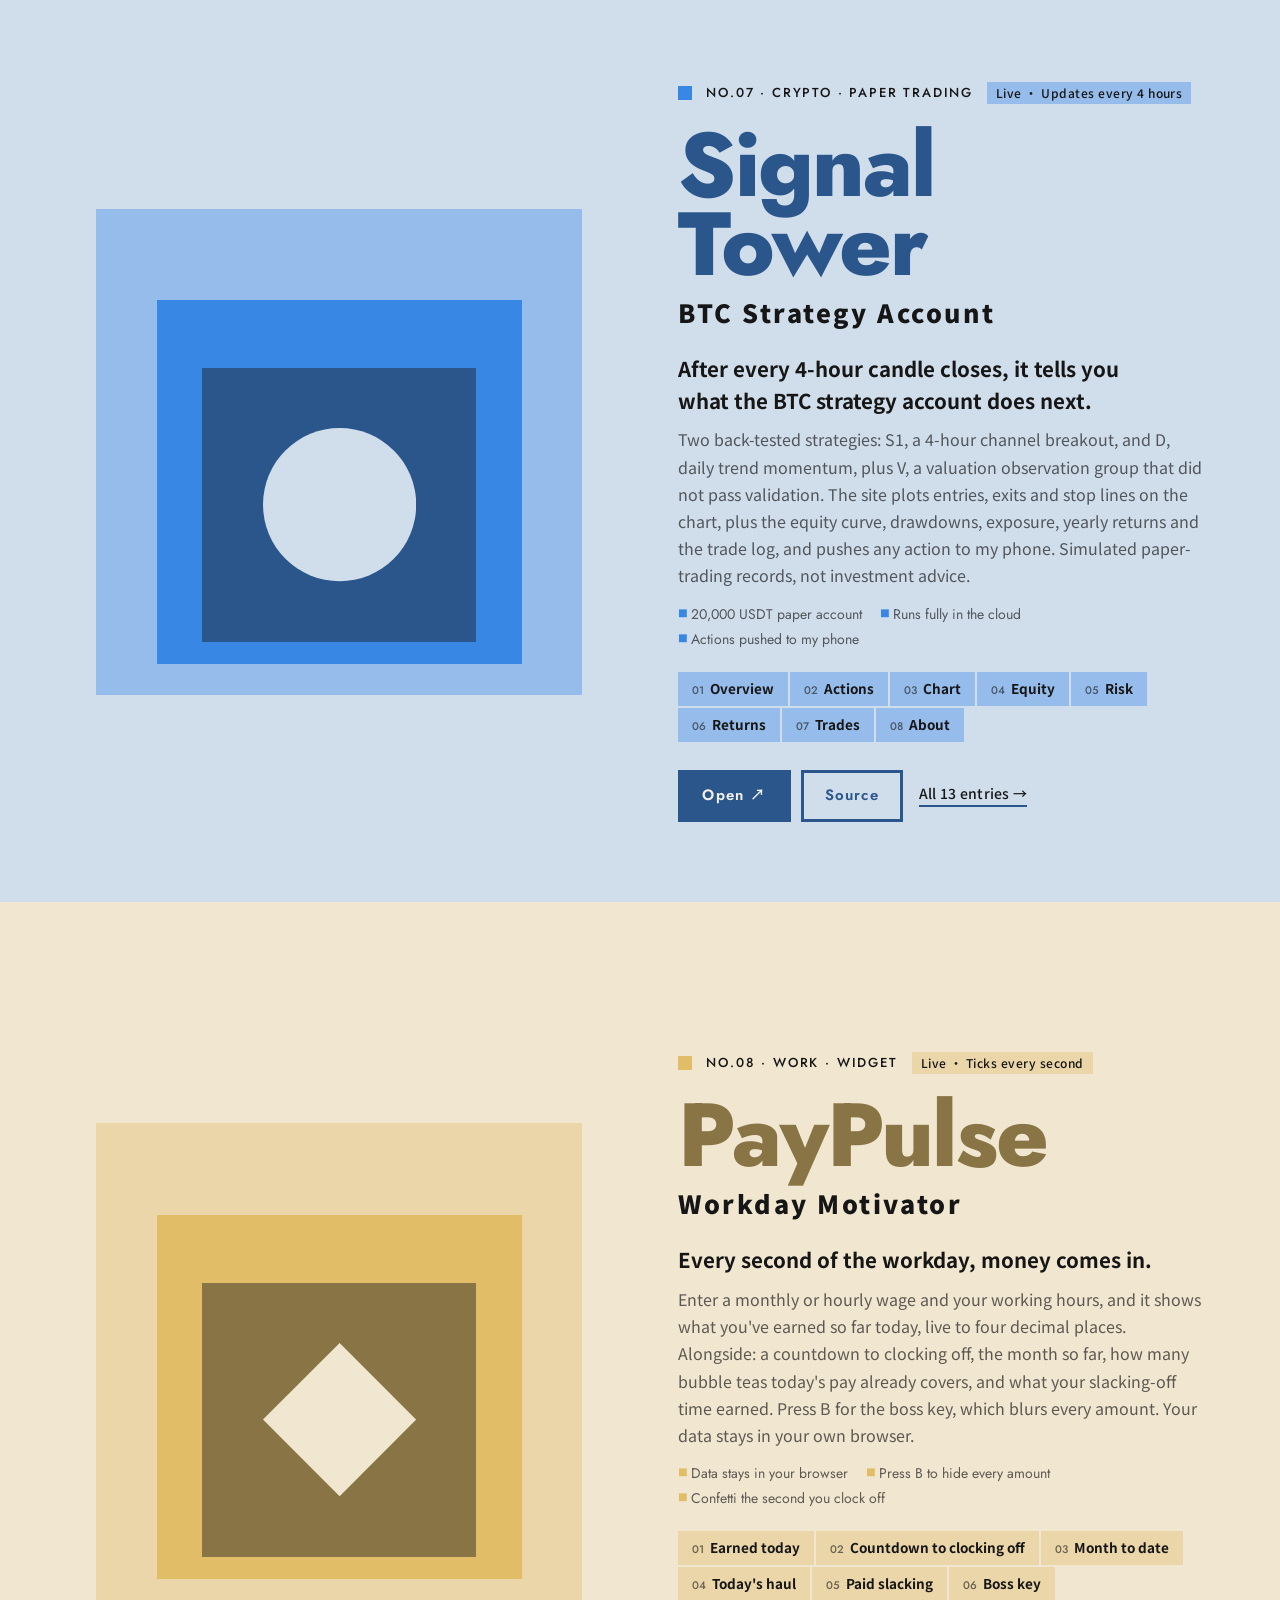
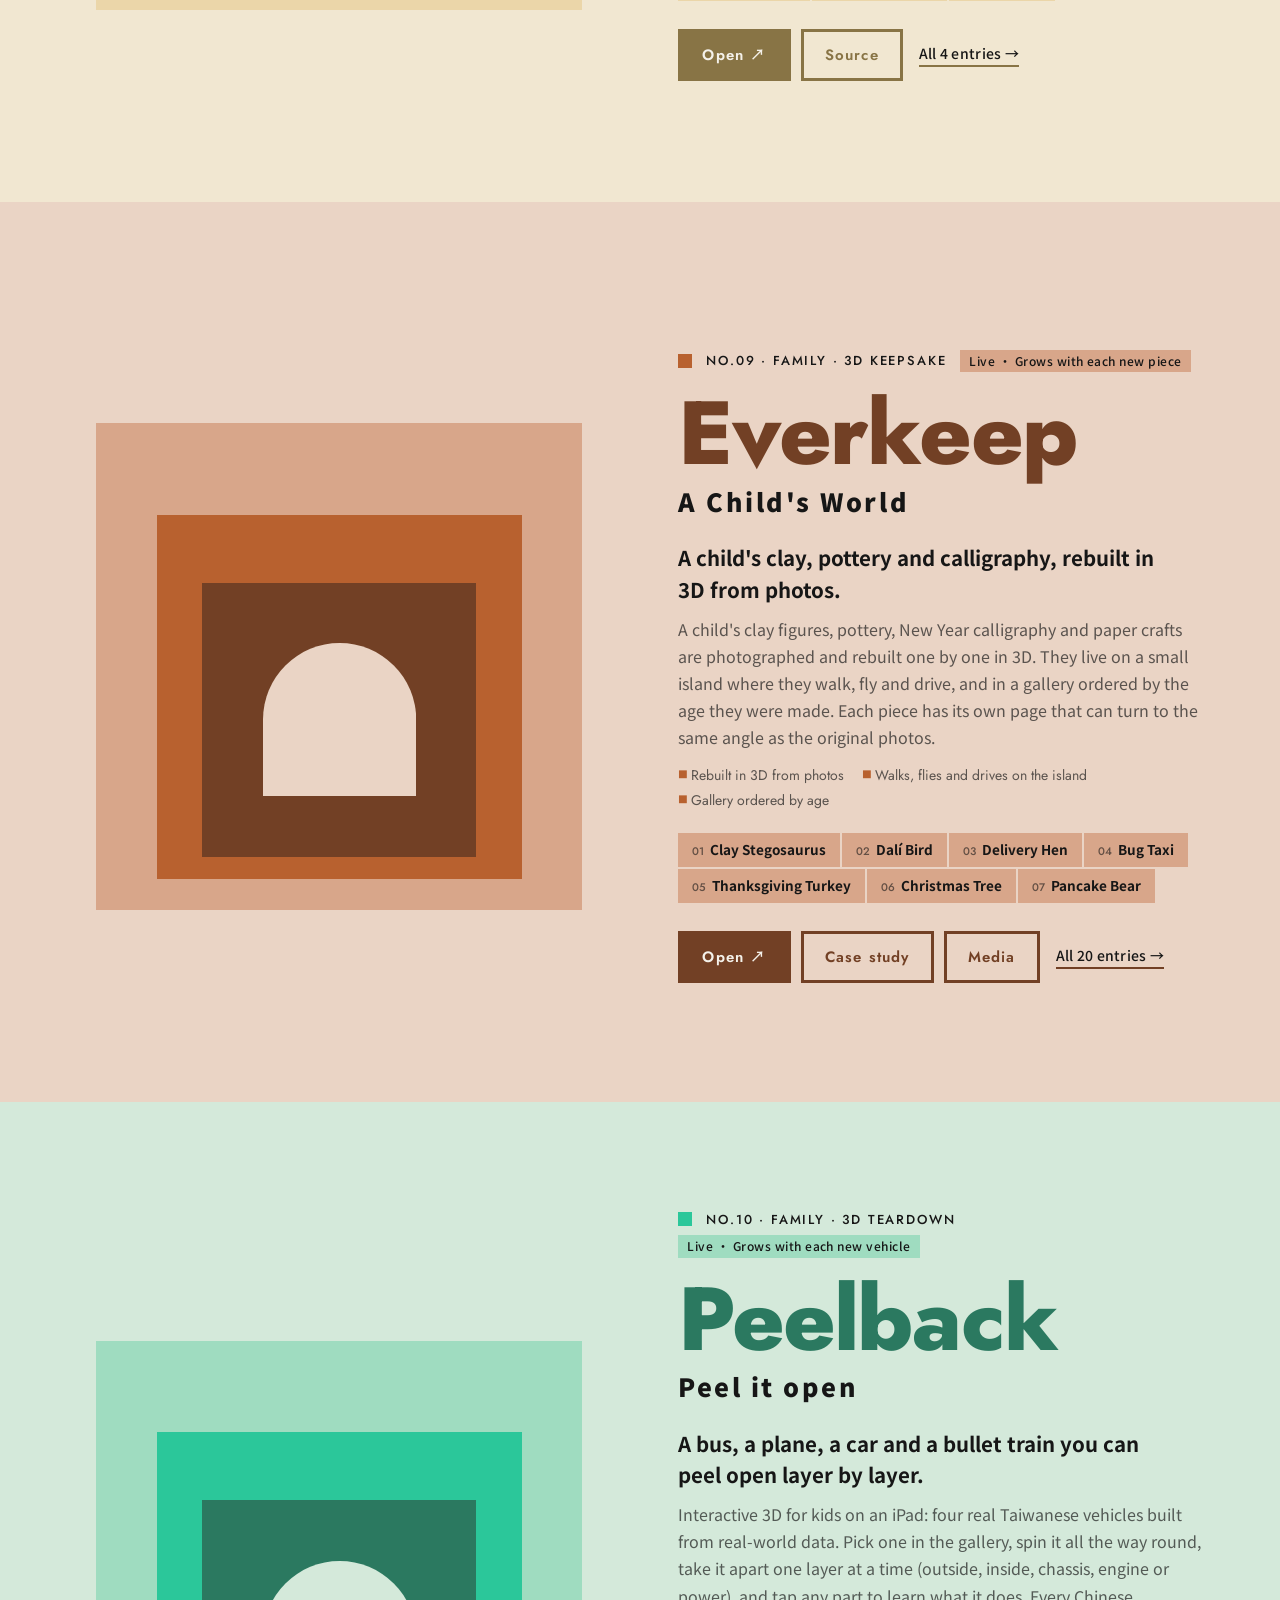
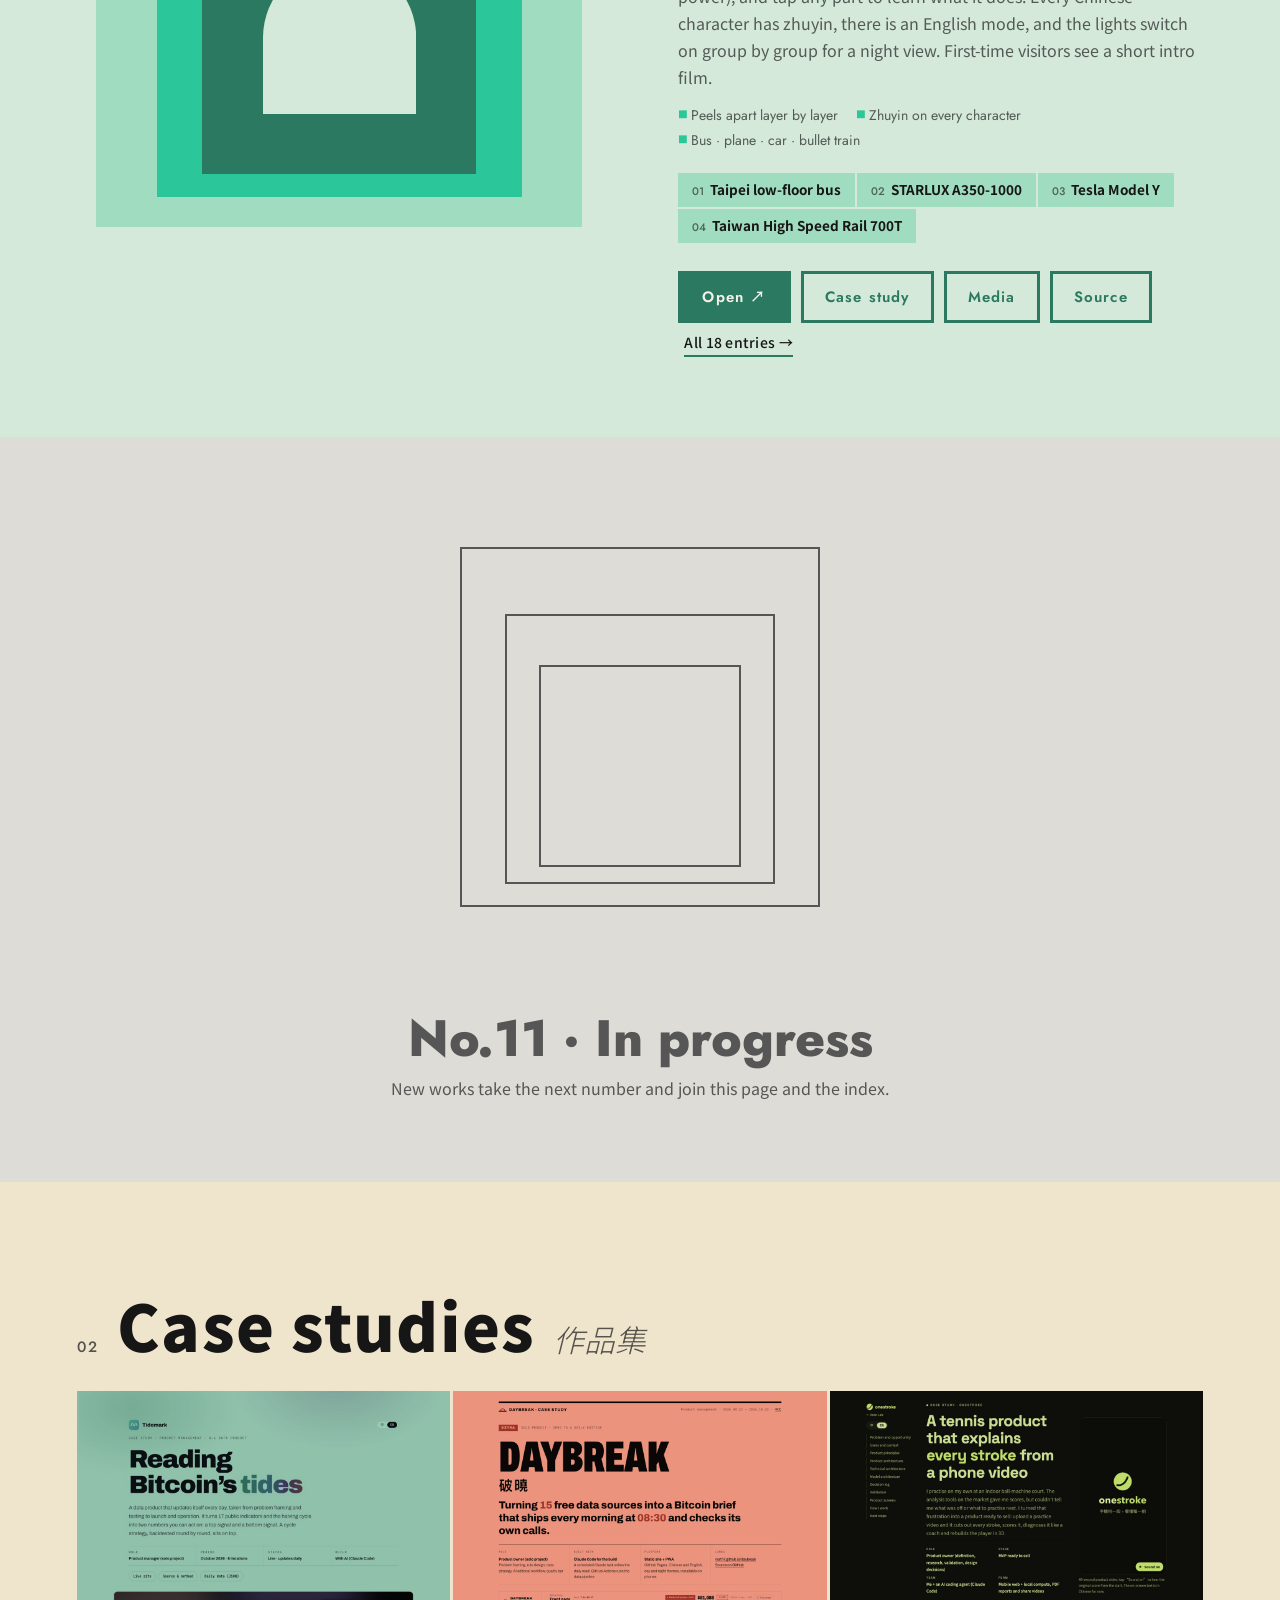
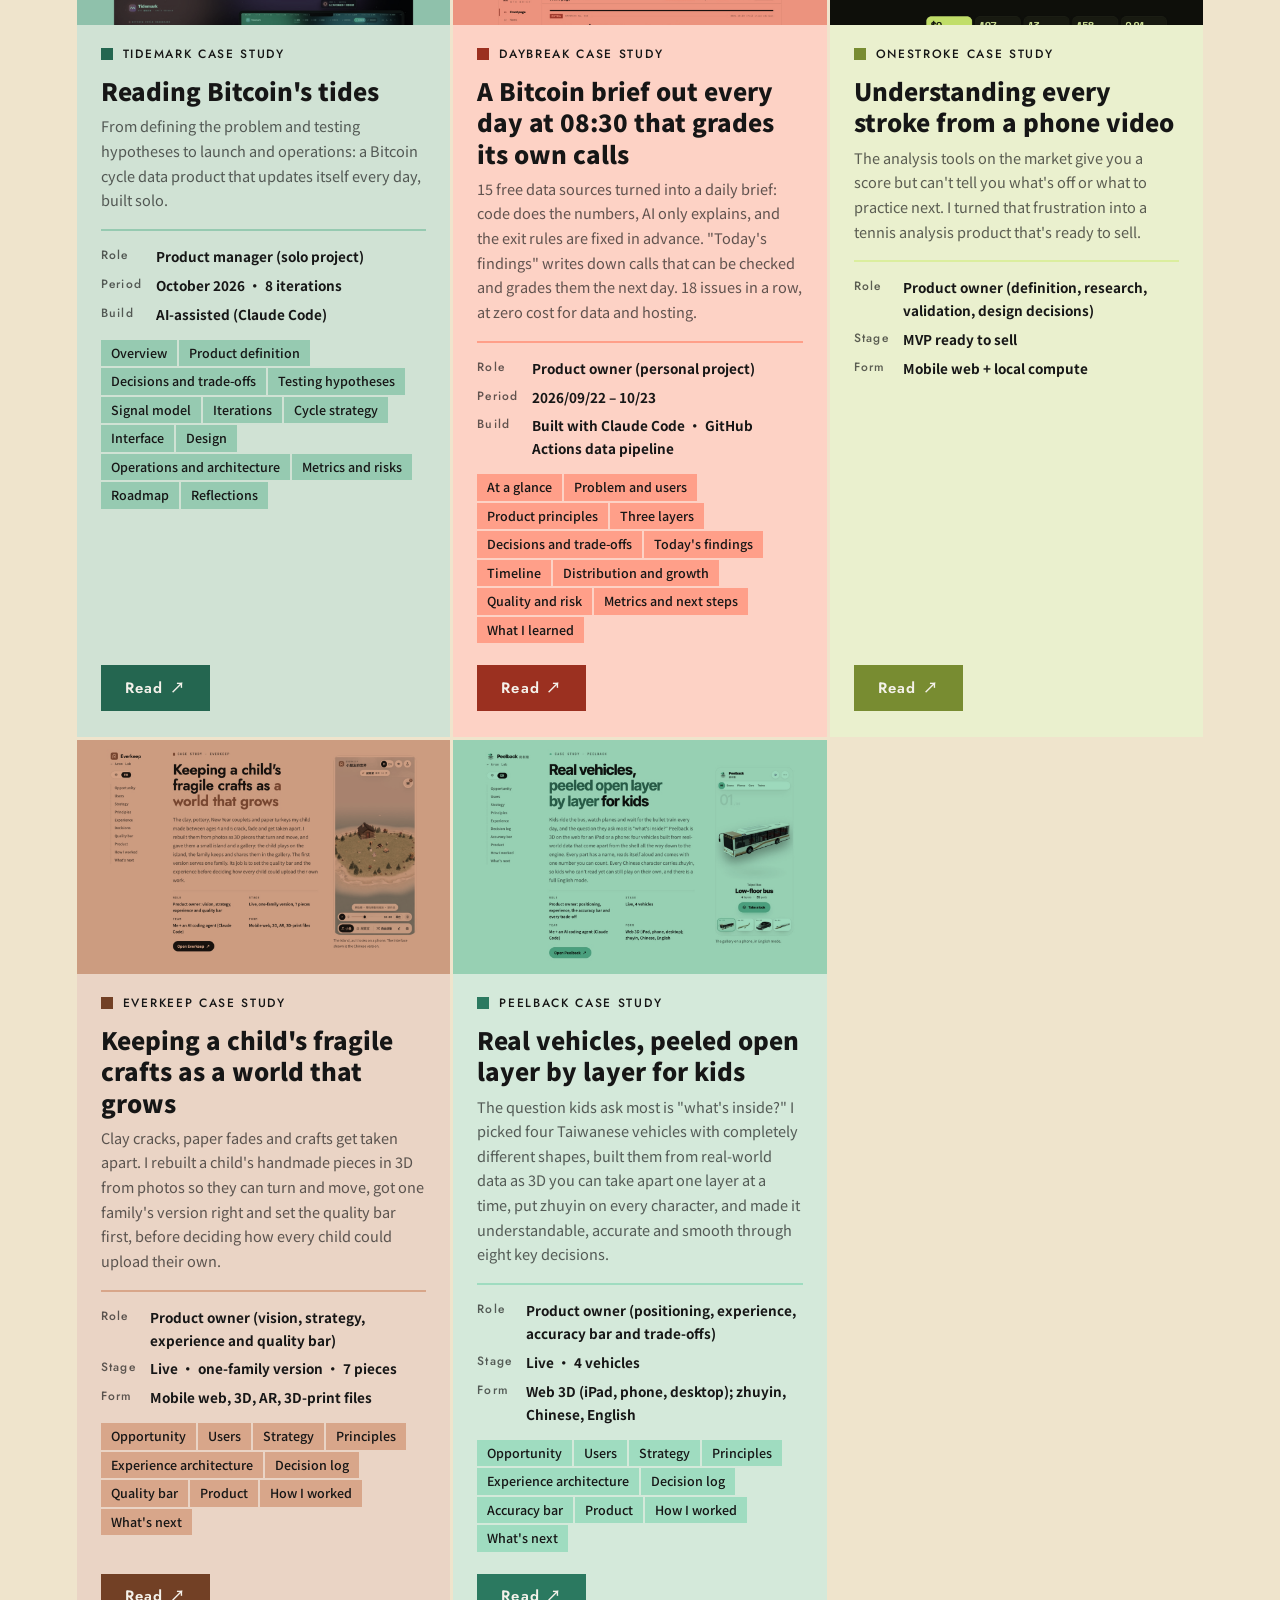
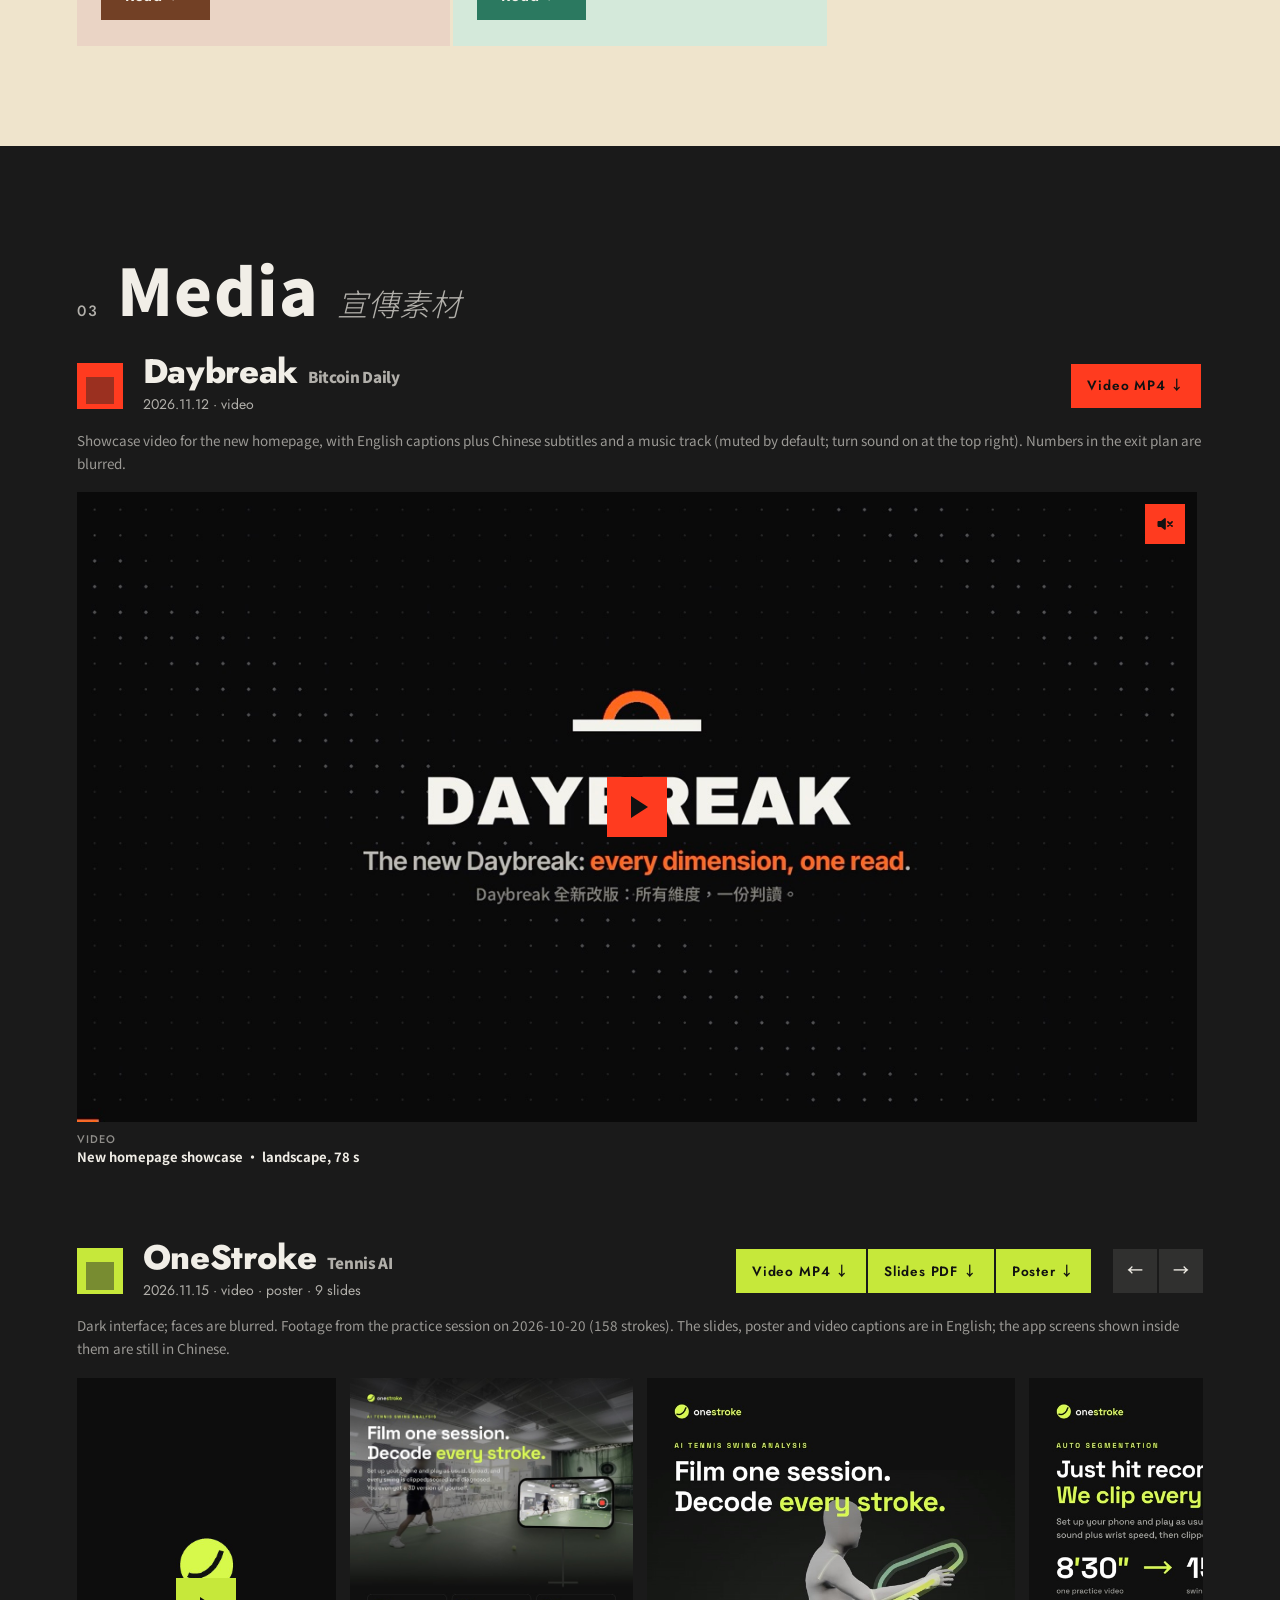
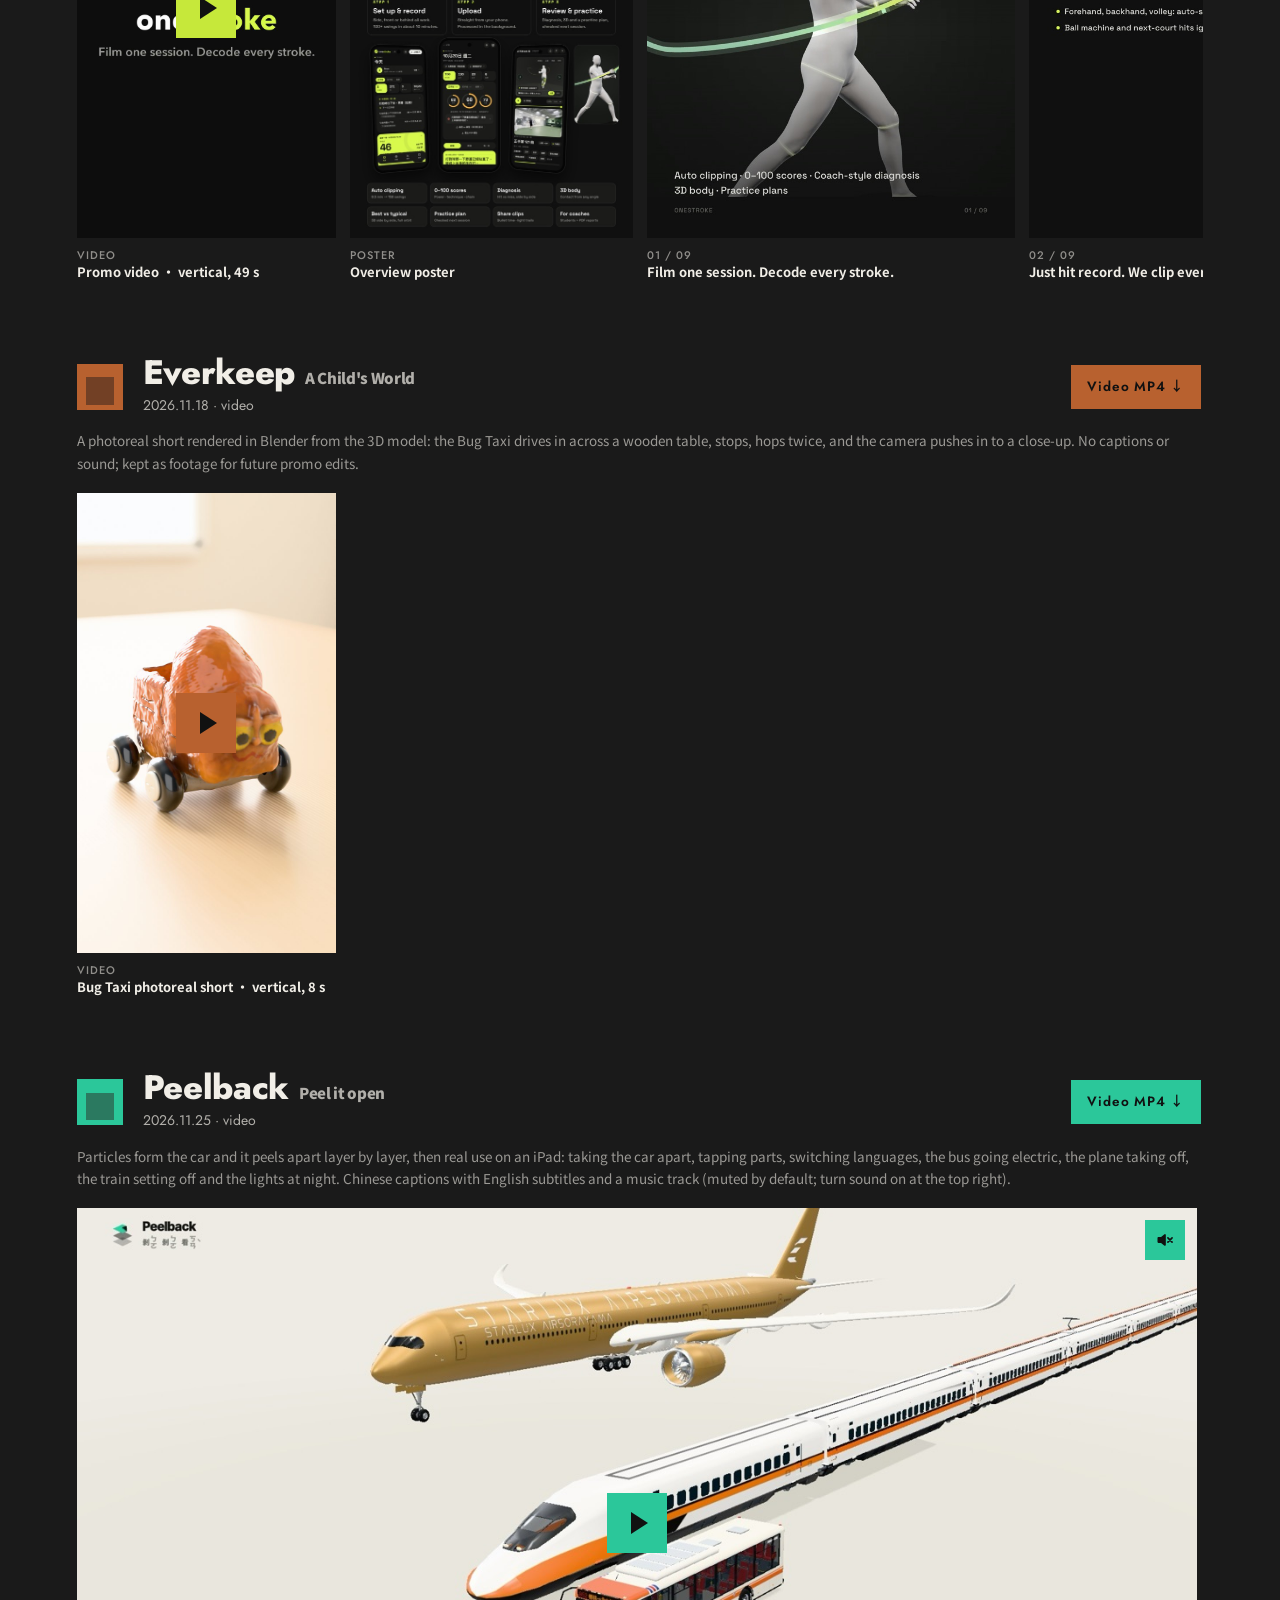
<file: aron-lab/index.html>
<!DOCTYPE html>
<html lang="zh-Hant-TW">
<head>
<meta charset="utf-8">
<meta name="viewport" content="width=device-width, initial-scale=1">
<title>Aron Lab 已搬到根網址</title>
<!-- Aron Lab 原本在 /aron-lab/，2026-10-24 搬到 aronlab.dev 根網址；舊連結轉過去 -->
<link rel="canonical" href="https://aronlab.dev/">
<meta http-equiv="refresh" content="0; url=/">
<script>location.replace('/' + location.hash);</script>
</head>
<body><p>Aron Lab 已搬到 <a href="/">aronlab.dev</a>。</p></body>
</html>
</file>
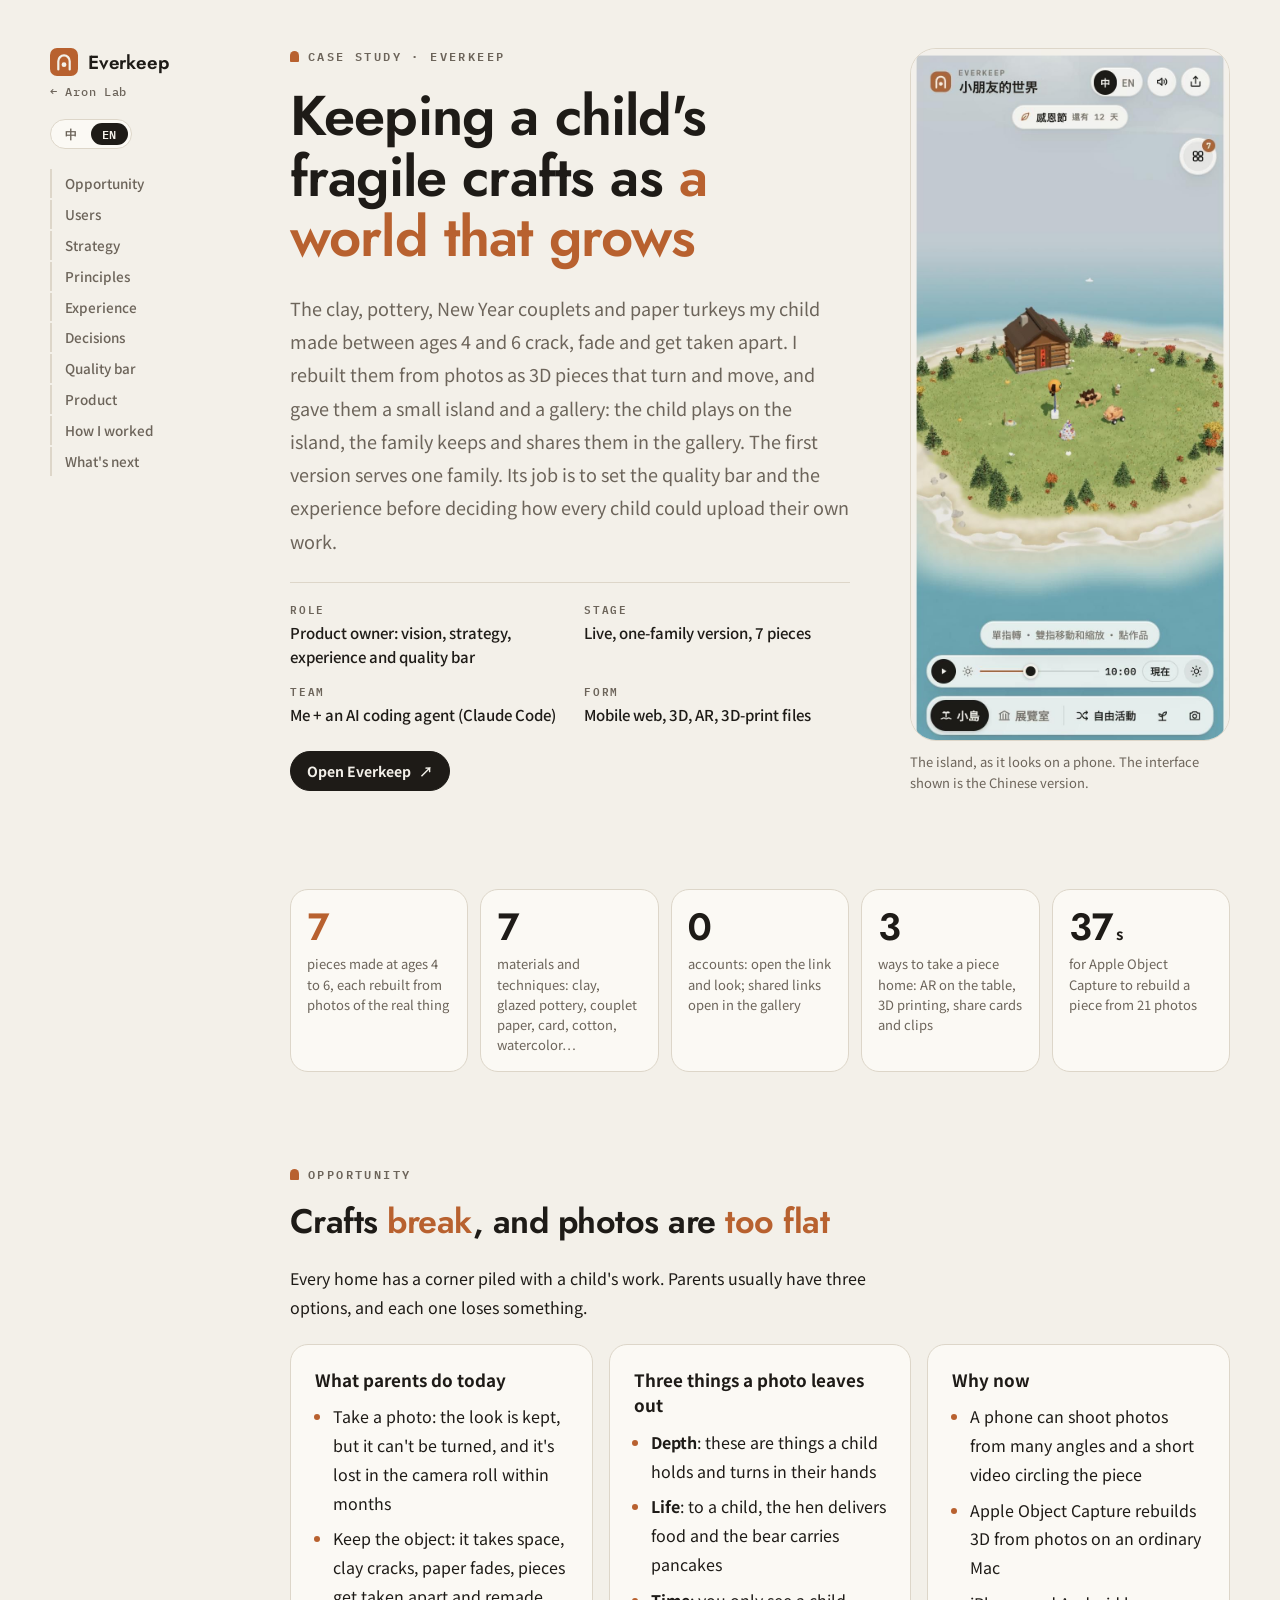
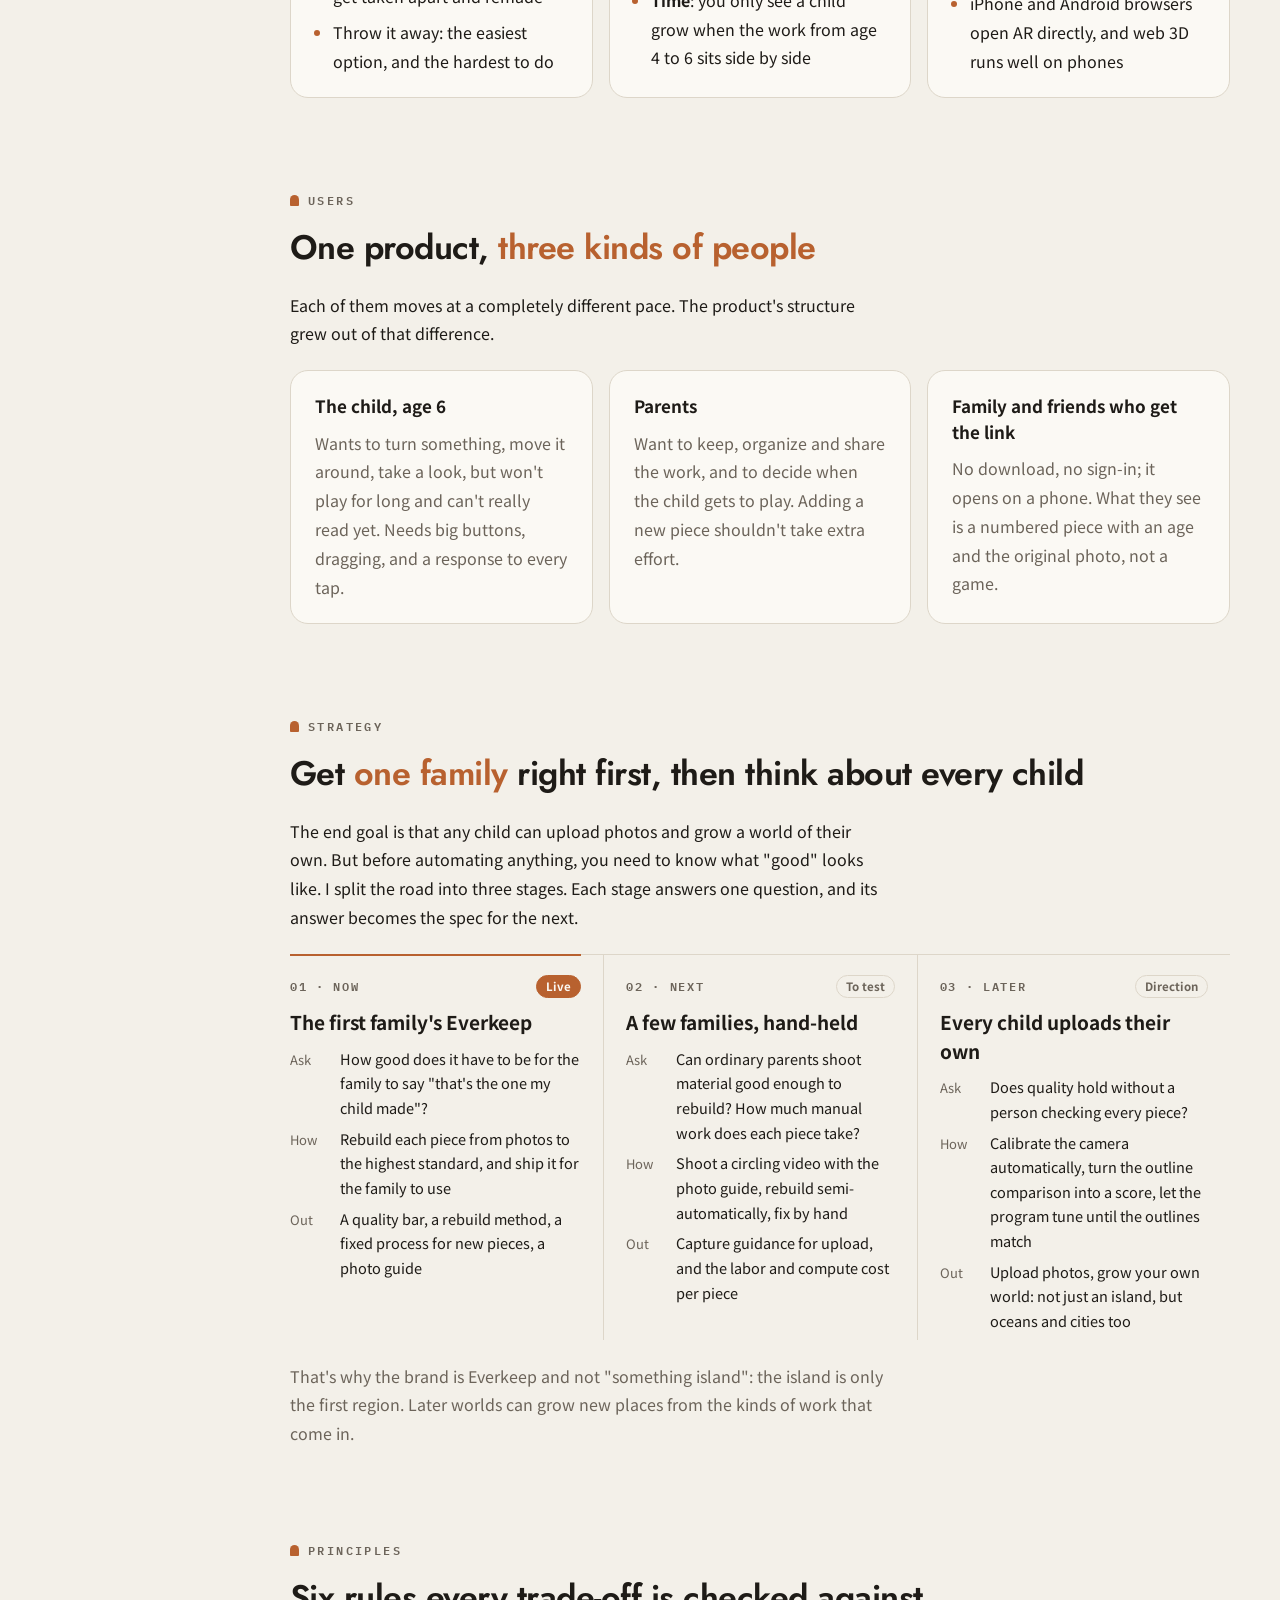
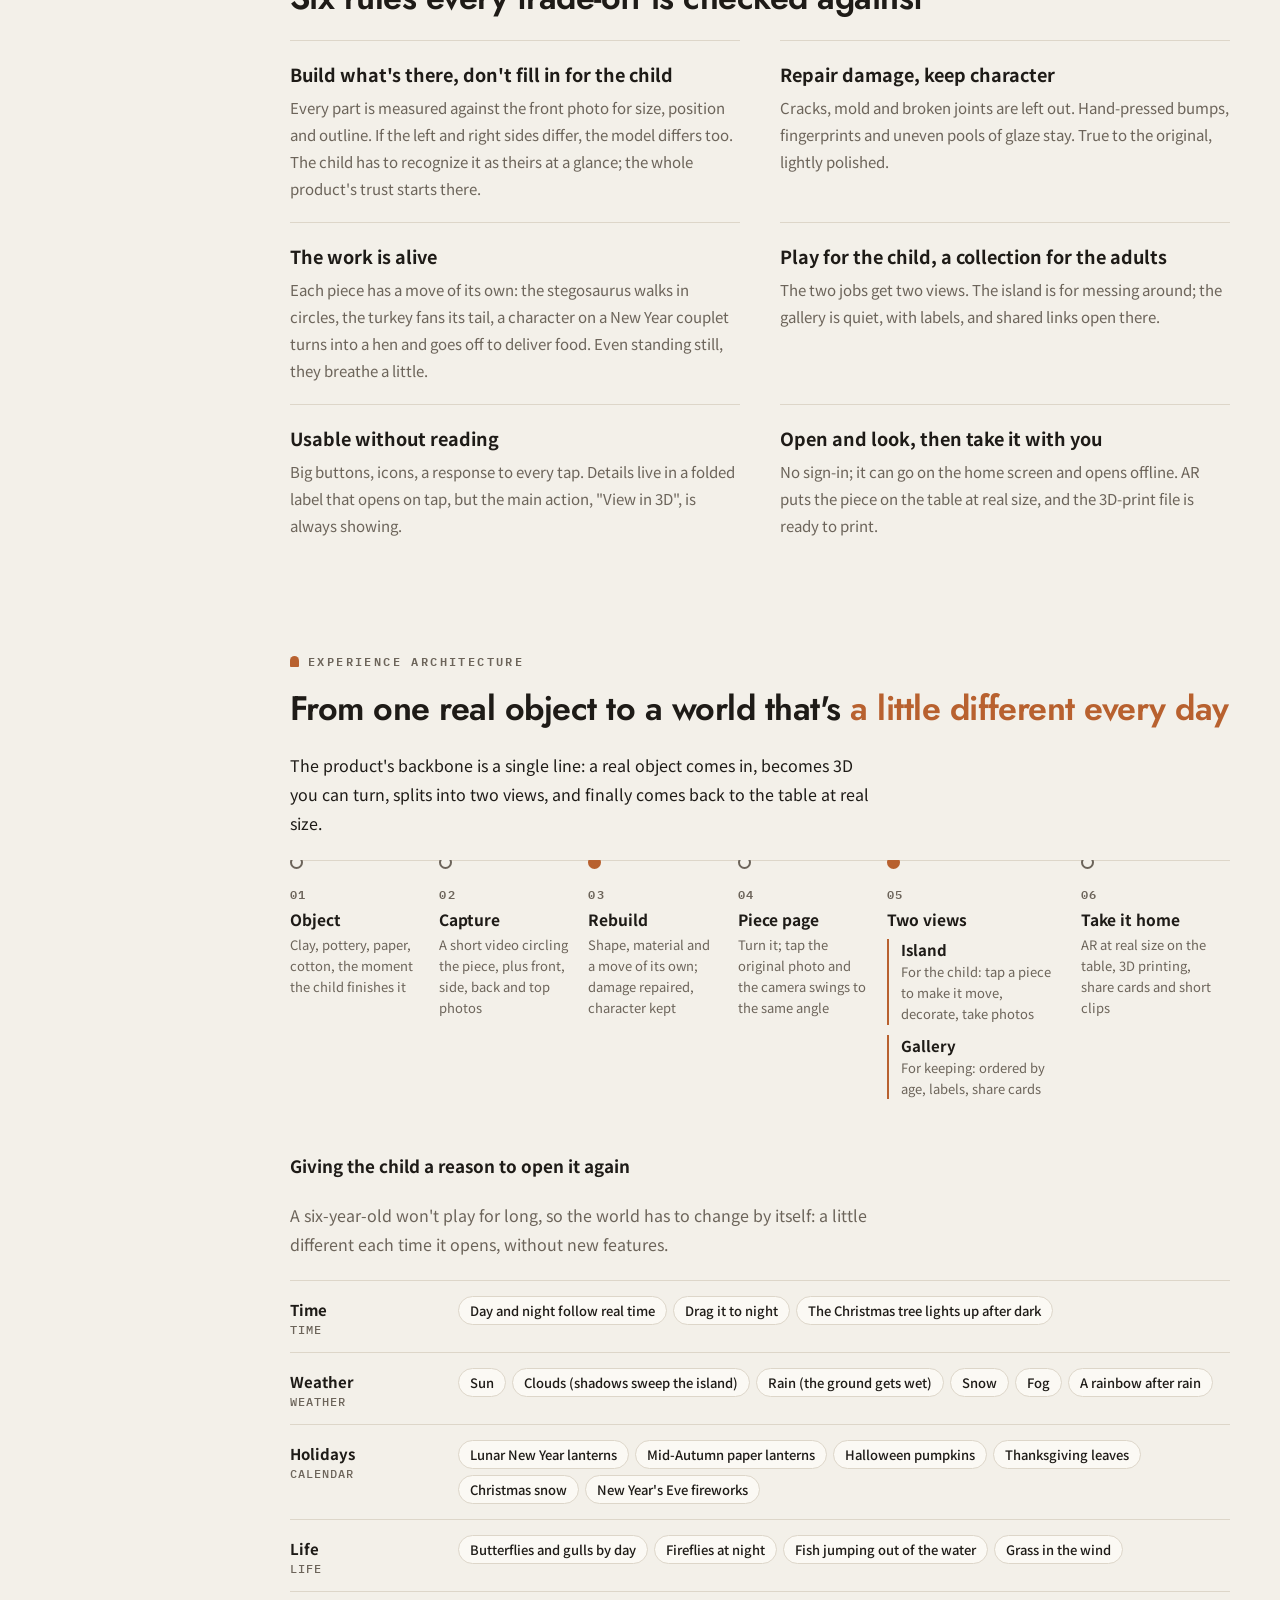
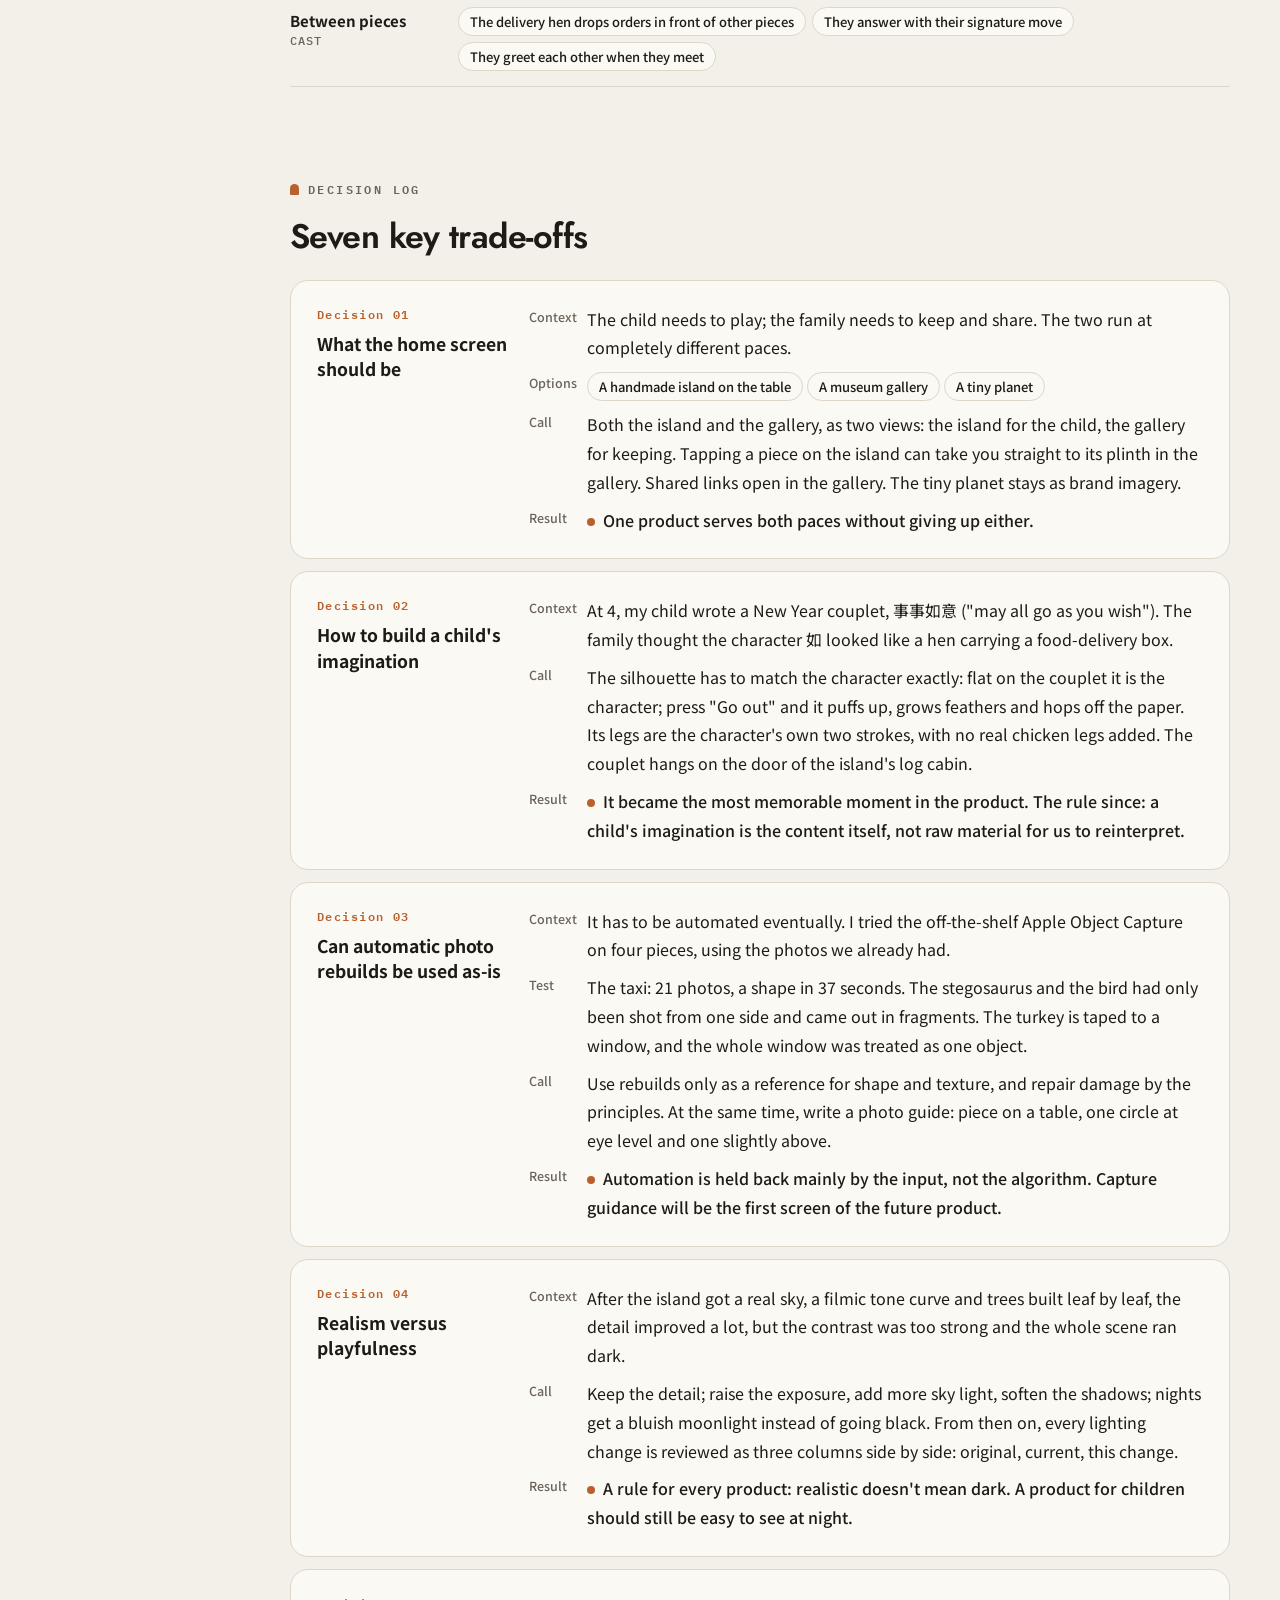
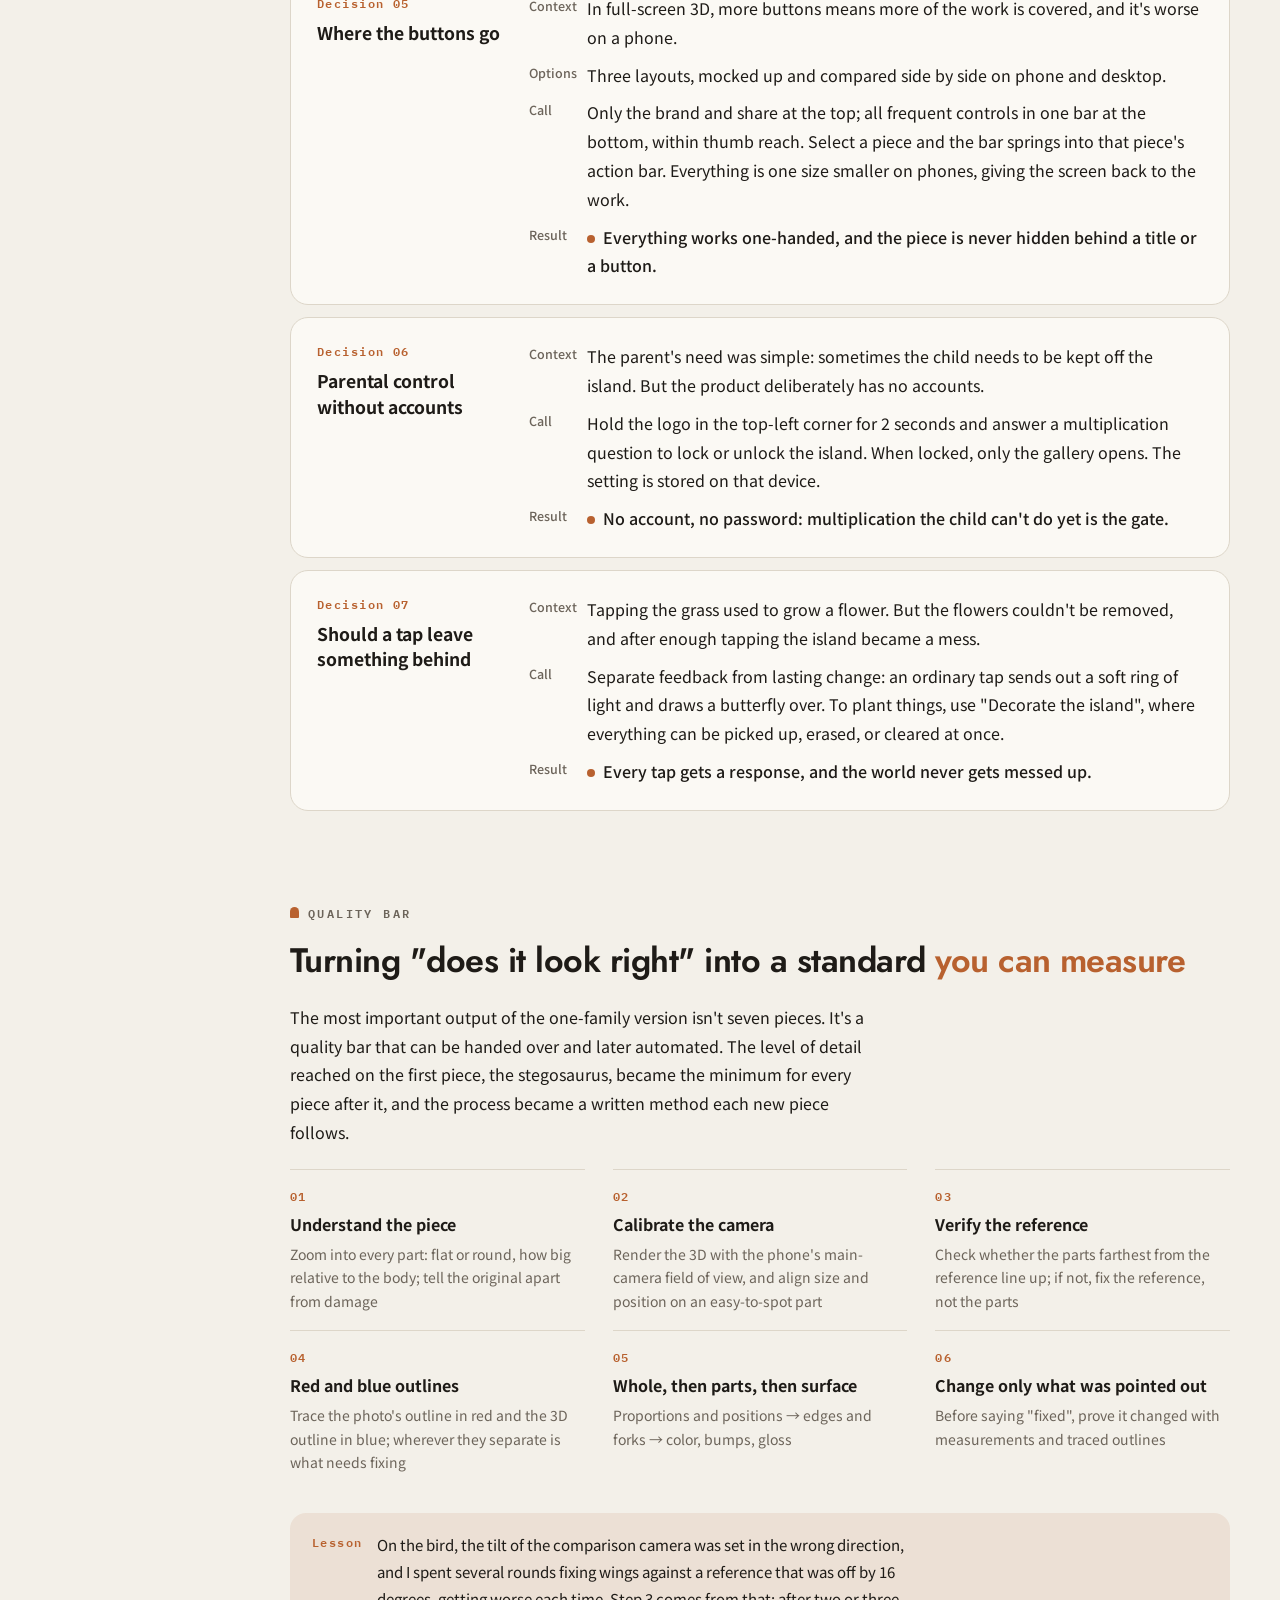
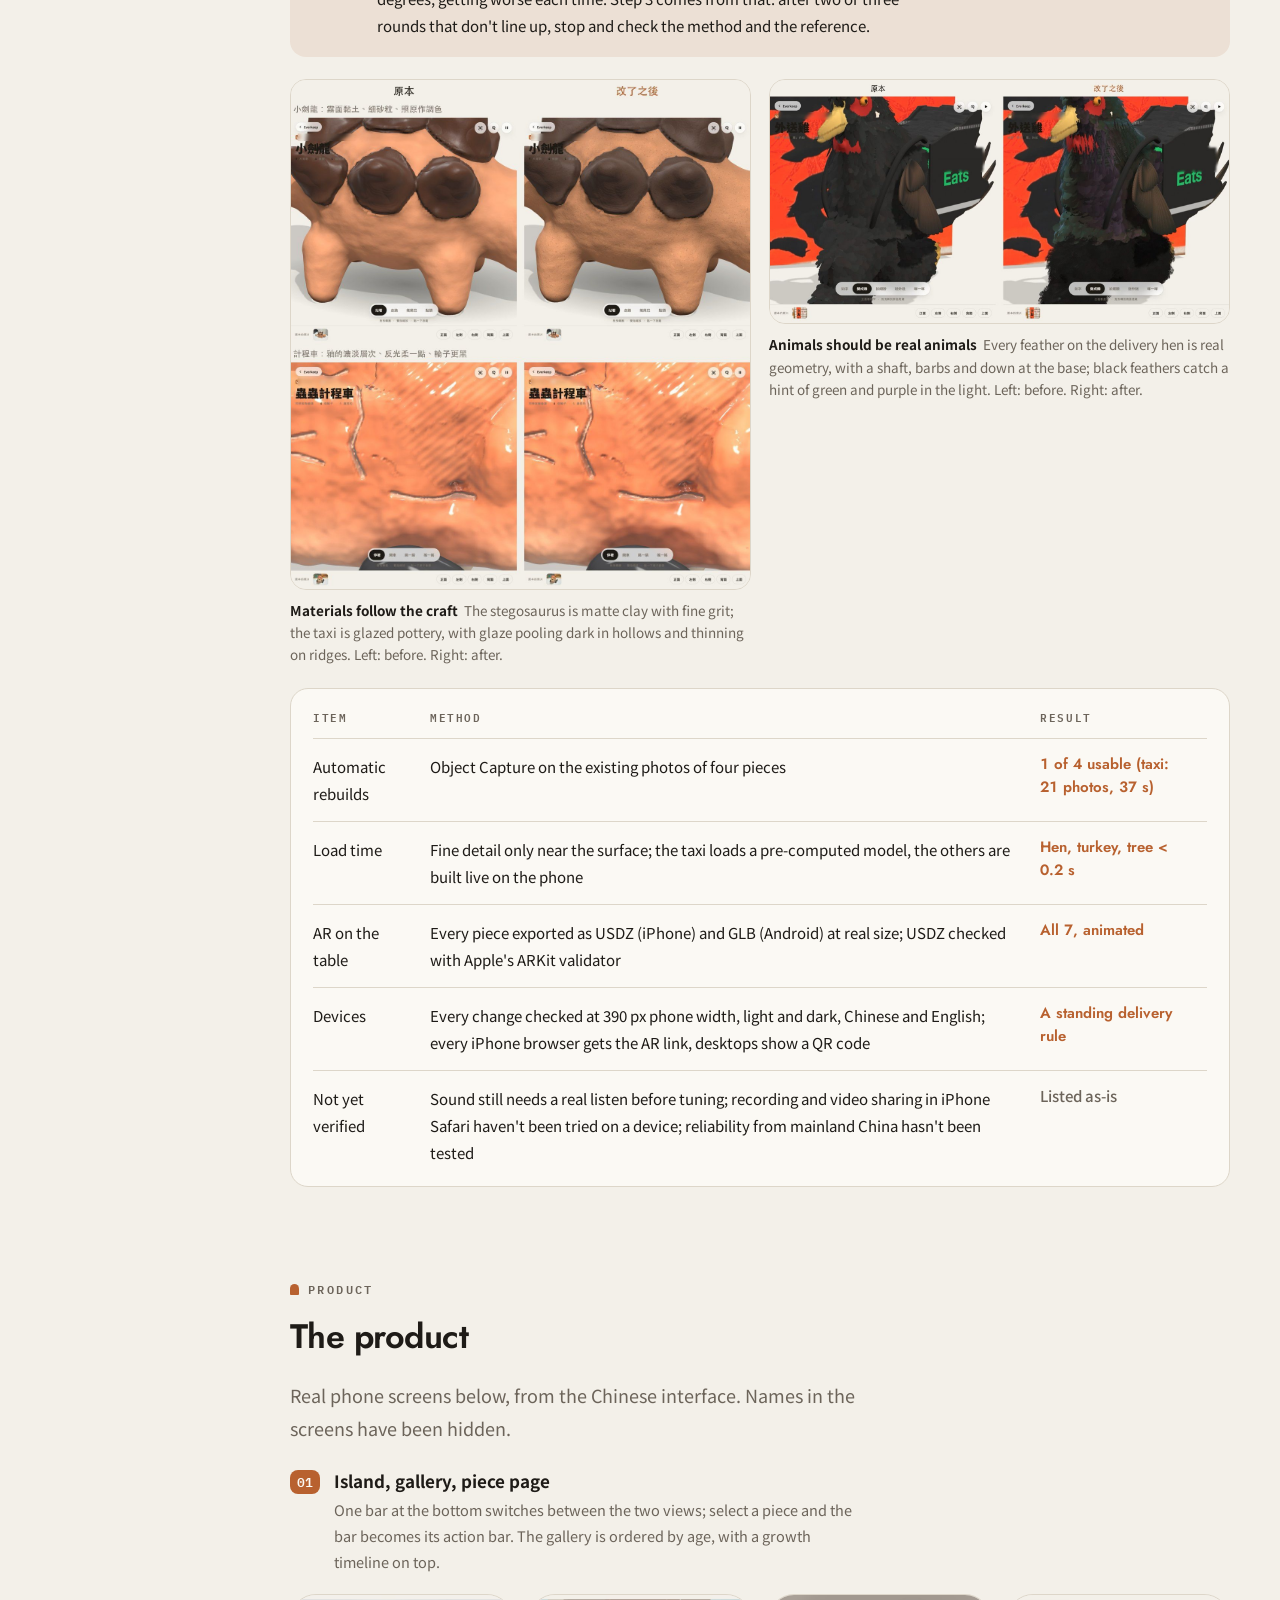
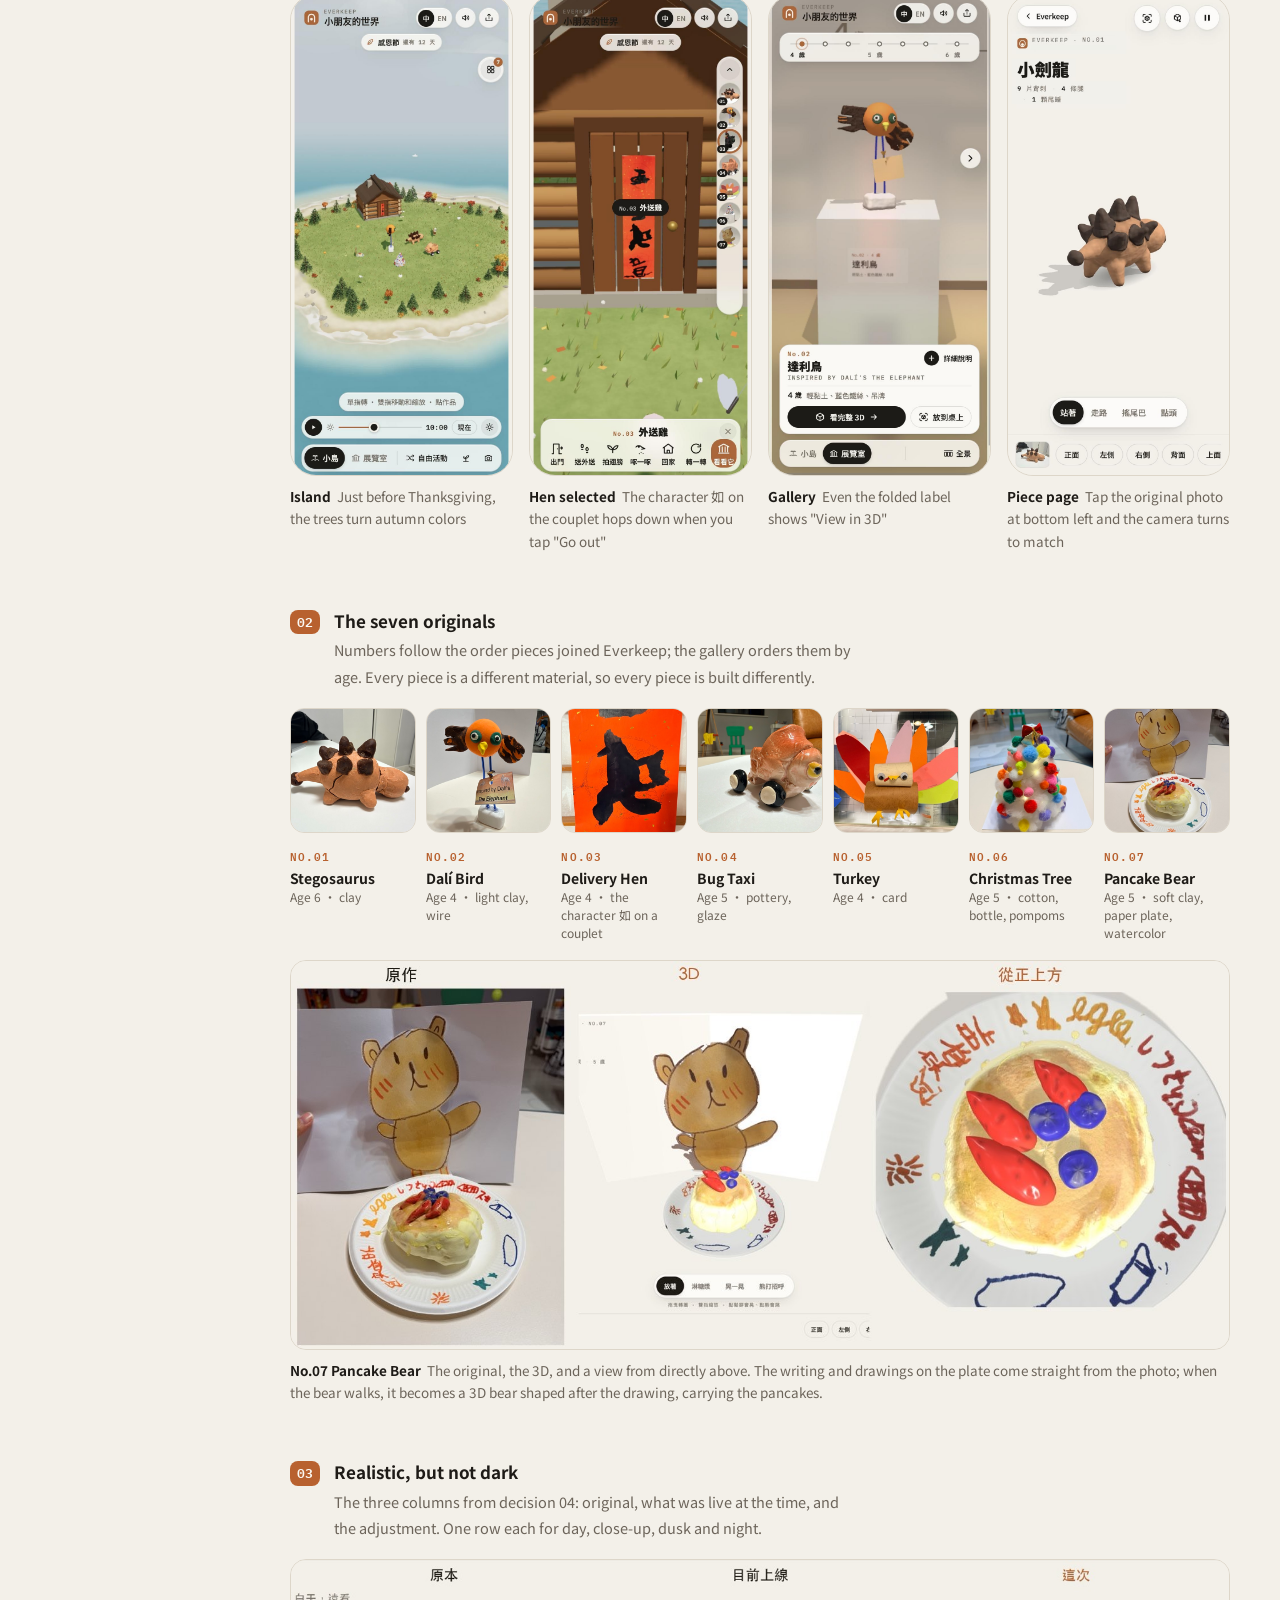
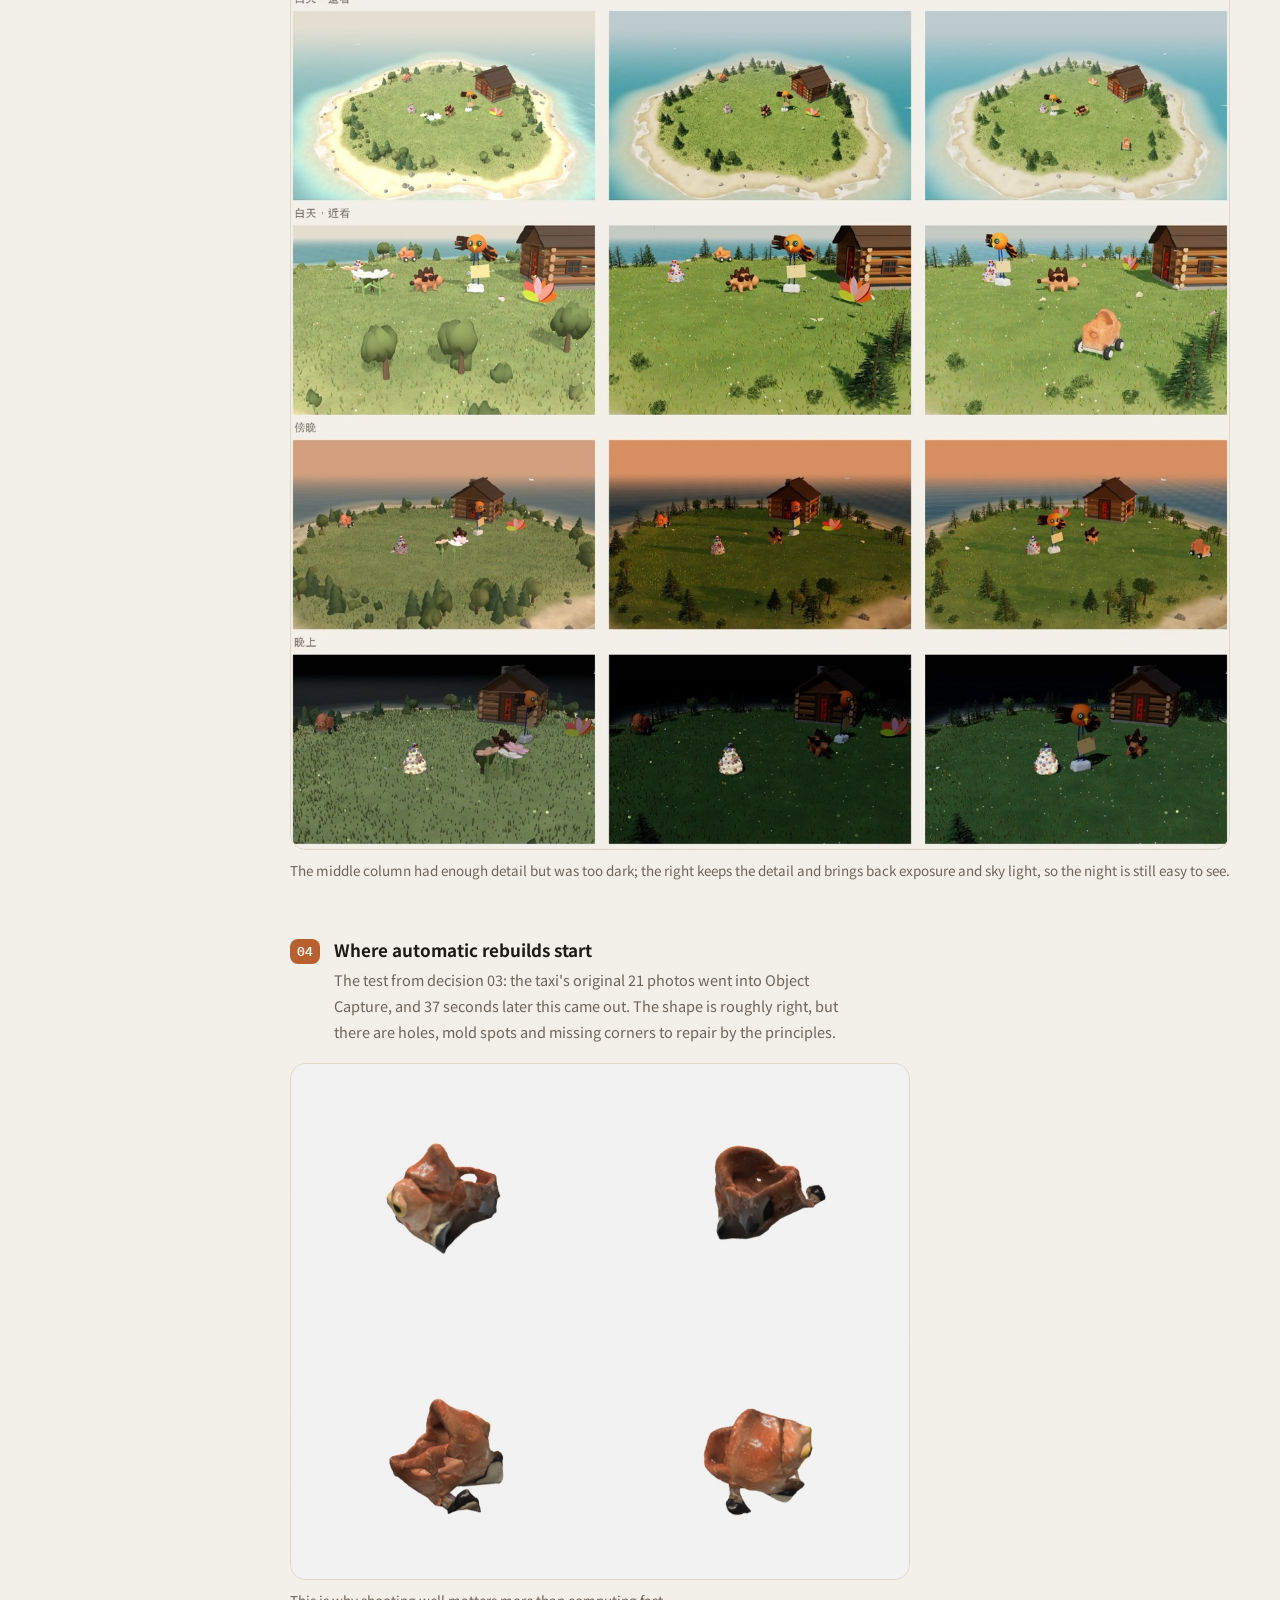
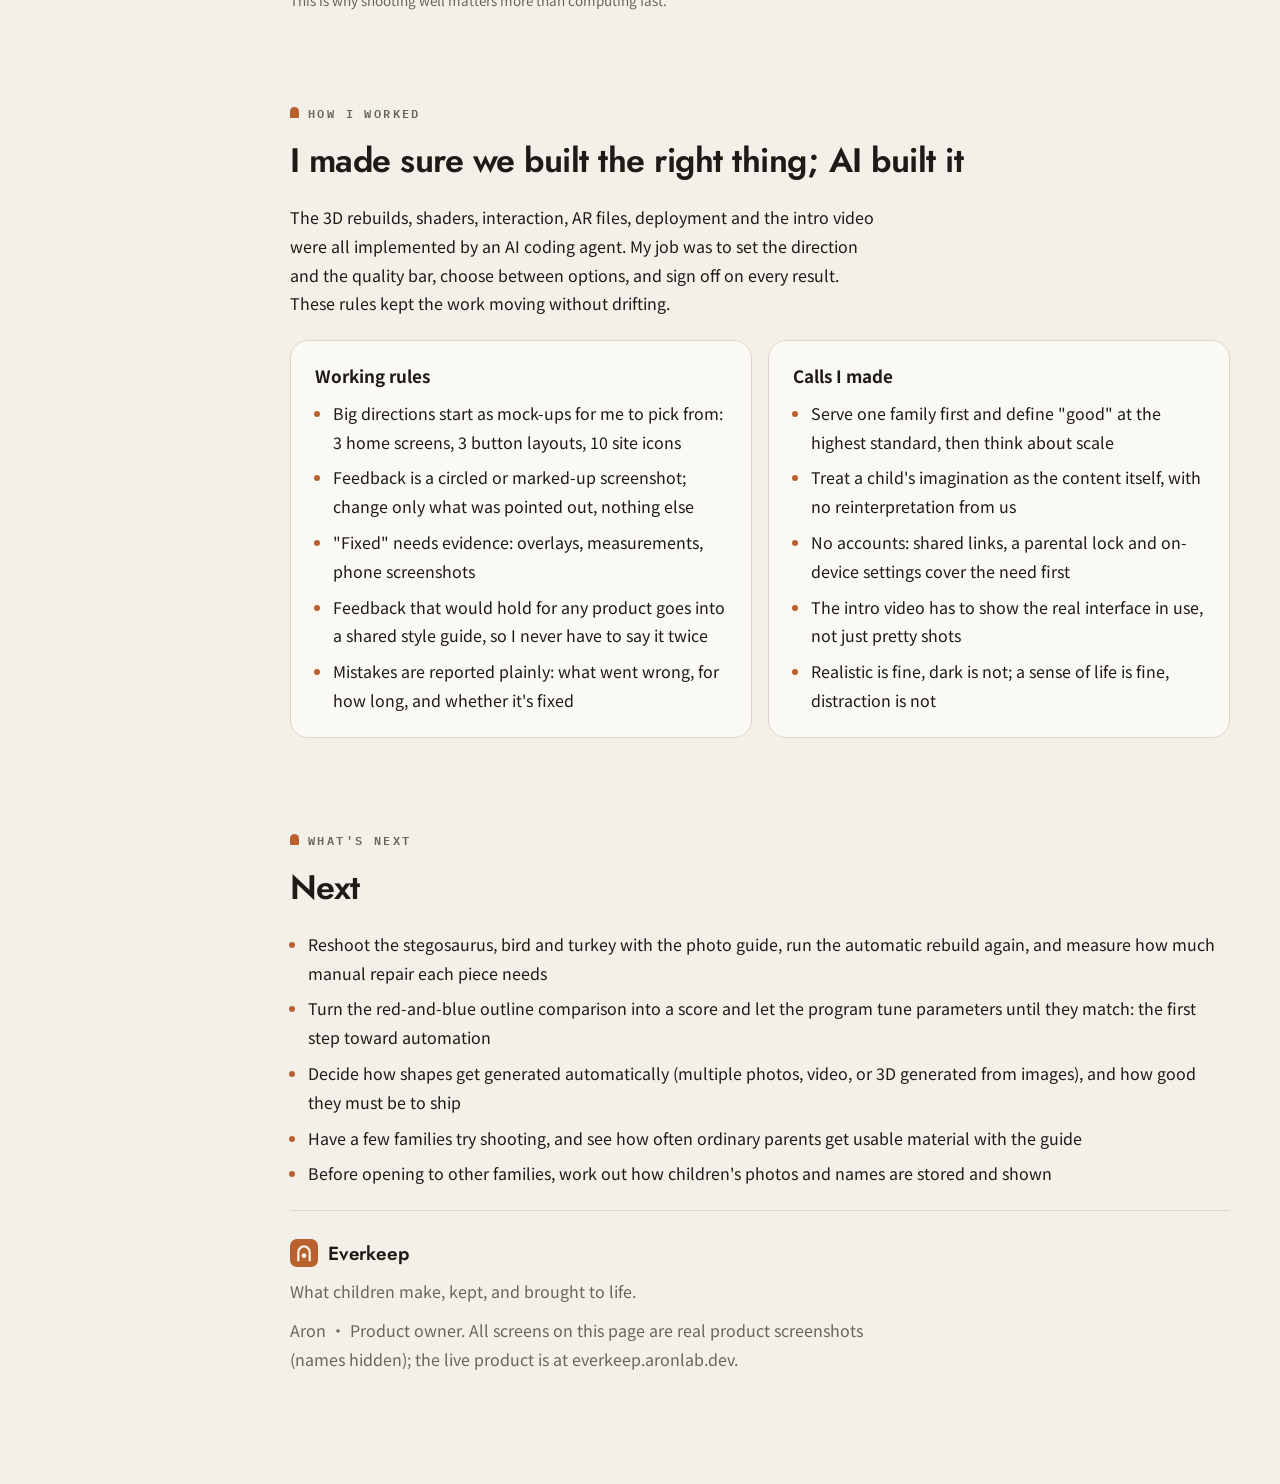
<file: everkeep/case-study/index.html>
<!doctype html>
<html lang="zh-Hant">
<head>
<meta charset="utf-8">
<meta name="viewport" content="width=device-width, initial-scale=1, viewport-fit=cover">
<link rel="canonical" href="https://aronlab.dev/everkeep/case-study/">
<link rel="alternate" hreflang="zh-Hant" href="https://aronlab.dev/everkeep/case-study/?lang=zh">
<link rel="alternate" hreflang="en" href="https://aronlab.dev/everkeep/case-study/en/">
<link rel="alternate" hreflang="x-default" href="https://aronlab.dev/everkeep/case-study/">
<script>
  // 2026-11-14 Everkeep 產品案例，照 OneStroke 的做法放在 Aron Lab 底下（aronlab.dev/everkeep/case-study/）。
  // 2026-11-14 Aron：案例裡不寫具體的人名，一律寫「小朋友」。截圖裡的名字已遮掉；介紹影片的字幕和畫面有名字，所以開頭改放小島截圖。
  // 2026-11-15 中英雙語：英文版在 en/。語言跟 Aron Lab 首頁同一套：網址的 ?lang= → 自己選過的（localStorage 的 lab.lang，整個 aronlab.dev 共用）
  //   → IP 地區（functions/everkeep/case-study/index.js 寫進 <html data-geo>：台灣、香港、澳門、中國用中文，其他用英文）→ 瀏覽器語言。
  // 同一份網站也部署在 GitHub Pages；從 north7.github.io 進來的訪客轉到正式網域，路徑保留
  if (location.hostname === 'north7.github.io') location.replace('https://aronlab.dev' + location.pathname + location.search + location.hash);
  else (function () {
    var h = document.documentElement, q = new URLSearchParams(location.search).get('lang'), s = null;
    try { s = localStorage.getItem('lab.lang'); } catch (e) {}
    var g = h.dataset.geo, geo = /^[A-Z]{2}$/.test(g || '') ? (/^(TW|HK|MO|CN)$/.test(g) ? 'zh' : 'en') : null;
    var l = q === 'en' || q === 'zh' ? q : s === 'en' || s === 'zh' ? s : geo || ([].concat(navigator.languages || navigator.language || []).some(function (x) { return /^zh/i.test(x); }) ? 'zh' : 'en');
    if (l === 'en') location.replace('/everkeep/case-study/en/' + location.hash);
  })();
</script>
<meta name="description" content="把孩子會壞掉的手作照實物重建成 3D，放進一座小島和一間展覽室：機會、策略、原則、決策紀錄、品質標準與實際畫面。">
<meta property="og:type" content="article">
<meta property="og:title" content="Everkeep｜產品案例 · Aron">
<meta property="og:description" content="把孩子會壞掉的手作照實物重建成 3D，放進一座小島和一間展覽室：機會、策略、原則、決策紀錄、品質標準與實際畫面。">
<meta property="og:url" content="https://aronlab.dev/everkeep/case-study/">
<meta property="og:image" content="https://aronlab.dev/assets/covers/everkeep-case.jpg">
<meta name="twitter:card" content="summary_large_image">
<link rel="icon" href="data:image/svg+xml,%3Csvg xmlns='http://www.w3.org/2000/svg' viewBox='0 0 64 64'%3E%3Crect width='64' height='64' rx='16' fill='%23B8612F'/%3E%3Cpath d='M19 49V30a13 13 0 0 1 26 0v19' fill='none' stroke='%23F3F0E9' stroke-width='5' stroke-linecap='round'/%3E%3Ccircle cx='32' cy='38' r='5.5' fill='%23F3F0E9'/%3E%3C/svg%3E">
<title>Everkeep｜產品案例 · Aron</title>
<link rel="preconnect" href="https://fonts.googleapis.com">
<link rel="stylesheet" href="https://fonts.googleapis.com/css2?family=Jost:wght@500;600;700&family=Noto+Sans+TC:wght@400;500;700;900&family=IBM+Plex+Mono:wght@400;500;600&display=swap">
<style>
/* 版面：跟產品同一套「紙上的手作」——紙色底、墨色字、陶土橘只標重點和「你在哪」；
   長捲動的產品案例，電腦左邊目錄（目前章節一條 2px 陶土橘），手機右下角一顆進度圓環，點了展開目錄 */
:root {
  --bg: #F3F0E9; --card: #FBF9F4; --card2: #ECE7DC; --line: #DDD6C9; --fg: #1E1B17; --muted: #6C645A;
  --accent: #B8612F; --on-accent: #FBF9F4; --soft: rgba(184, 97, 47, .11); --frame: #E6E0D4;
  --display: "Jost", "Noto Sans TC", "PingFang TC", system-ui, sans-serif;
  --body: "Noto Sans TC", "PingFang TC", "Microsoft JhengHei", system-ui, sans-serif;
  --mono: "IBM Plex Mono", ui-monospace, "SF Mono", Menlo, monospace;
}
@media (prefers-color-scheme: dark) { :root:not([data-theme="light"]) {
  --bg: #100F0D; --card: #1A1815; --card2: #23201C; --line: #2F2B26; --fg: #EEEAE2; --muted: #A1988C;
  --accent: #E08A52; --on-accent: #1A120C; --soft: rgba(224, 138, 82, .14); --frame: #1E1C18; color-scheme: dark } }
:root[data-theme="dark"] {
  --bg: #100F0D; --card: #1A1815; --card2: #23201C; --line: #2F2B26; --fg: #EEEAE2; --muted: #A1988C;
  --accent: #E08A52; --on-accent: #1A120C; --soft: rgba(224, 138, 82, .14); --frame: #1E1C18; color-scheme: dark }

* { box-sizing: border-box; }
body { background: var(--bg); color: var(--fg); font: 400 16px/1.8 var(--body); margin: 0;
  padding-left: max(16px, env(safe-area-inset-left, 0px)); padding-right: max(16px, env(safe-area-inset-right, 0px)); }
a { color: inherit; }
.wrap { max-width: 1180px; margin: 0 auto; padding-block: 48px 110px; display: grid; grid-template-columns: 184px minmax(0, 1fr); gap: 56px; }

/* 目錄 */
nav.toc { position: sticky; top: calc(28px + env(safe-area-inset-top, 0px)); align-self: start; display: flex; flex-direction: column; gap: 2px; font: 500 13.5px/1.4 var(--body); }
.brand { display: flex; align-items: center; gap: 10px; font: 600 19px var(--display); letter-spacing: -.01em; }
.brand svg { width: 28px; height: 28px; flex: none; }
a.who { text-decoration: none; }
a.who:hover { color: var(--fg); }
.who { font: 500 12px var(--mono); letter-spacing: .06em; color: var(--muted); margin: 6px 0 18px; }
nav.toc a { color: var(--muted); text-decoration: none; padding: 5px 0 5px 13px; border-left: 2px solid var(--line); }
nav.toc a:hover, nav.toc a:focus-visible { color: var(--fg); outline: none; }
nav.toc a.on { color: var(--fg); border-left-color: var(--accent); }
nav.toc a.who { border-left: 0; padding: 0; color: var(--muted); }
nav.toc a.who:hover { color: var(--fg); }

main { min-width: 0; display: flex; flex-direction: column; gap: 96px; }
section { display: flex; flex-direction: column; gap: 22px; scroll-margin-top: 28px; }
.eyebrow { display: flex; align-items: center; gap: 9px; font: 600 12px/1 var(--mono); letter-spacing: .2em; text-transform: uppercase; color: var(--muted); }
.eyebrow::before { content: ""; width: 9px; height: 11px; border-radius: 5px 5px 1px 1px; background: var(--accent); }
h1 { font: 900 clamp(34px, 5.4vw, 58px)/1.14 var(--body); letter-spacing: -.01em; margin: 0; text-wrap: balance; }
h1 em, h2 em { font-style: normal; color: var(--accent); }
h2 { font: 900 clamp(25px, 3.3vw, 34px)/1.28 var(--body); margin: 0; text-wrap: balance; }
h3 { font: 700 17px/1.5 var(--body); margin: 0; }
p { margin: 0; max-width: 66ch; }
.lede { font-size: 18px; line-height: 1.85; color: var(--muted); max-width: 58ch; }
.muted { color: var(--muted); }
.card { background: var(--card); border: 1px solid var(--line); border-radius: 18px; padding: 22px 24px; display: flex; flex-direction: column; gap: 10px; min-width: 0; }
ul.plain { margin: 0; padding-left: 1.1em; display: flex; flex-direction: column; gap: 7px; }
ul.plain li::marker { color: var(--accent); }
.g2 { display: grid; grid-template-columns: repeat(2, minmax(0, 1fr)); gap: 16px; }
.g3 { display: grid; grid-template-columns: repeat(3, minmax(0, 1fr)); gap: 16px; }

/* 開頭 */
.hero { display: grid; grid-template-columns: minmax(0, 1.25fr) minmax(0, .75fr); gap: 44px; align-items: center; }
.hero .txt { display: flex; flex-direction: column; gap: 24px; }
.hv { justify-self: end; width: min(100%, 320px); display: flex; flex-direction: column; gap: 10px; }
.vwrap { position: relative; aspect-ratio: 9 / 16; border-radius: 26px; overflow: hidden; border: 1px solid var(--line); background: var(--frame); }
.vwrap video { width: 100%; height: 100%; display: block; object-fit: cover; }
.snd { position: absolute; right: 12px; bottom: 12px; display: inline-flex; align-items: center; gap: 6px; font: 700 13px/1 var(--body); color: #1E1B17;
  background: rgba(251, 249, 244, .9); border: 1px solid rgba(30, 27, 23, .1); border-radius: 99px; padding: 9px 13px 9px 11px; cursor: pointer;
  -webkit-backdrop-filter: blur(8px); backdrop-filter: blur(8px); box-shadow: 0 6px 18px rgba(0, 0, 0, .18); }
.snd svg { width: 16px; height: 16px; }
.snd[aria-pressed="false"] .w { opacity: .3; }
.snd:focus-visible { outline: 2px solid var(--accent); outline-offset: 2px; }
.hv figcaption { font-size: 13px; color: var(--muted); }
.meta { display: grid; grid-template-columns: repeat(2, minmax(0, 1fr)); gap: 16px 28px; padding-top: 20px; border-top: 1px solid var(--line); margin: 0; }
.meta dt { font: 600 11px/1 var(--mono); letter-spacing: .16em; text-transform: uppercase; color: var(--muted); margin-bottom: 7px; }
.meta dd { margin: 0; font-weight: 500; font-size: 15px; line-height: 1.6; }
.cta { display: flex; flex-wrap: wrap; gap: 10px; }
.btn { display: inline-flex; align-items: center; gap: 8px; text-decoration: none; font: 700 14px/1 var(--body); padding: 12px 16px; border-radius: 99px; border: 1px solid var(--line); background: var(--card); }
.btn.pri { background: var(--fg); color: var(--bg); border-color: var(--fg); }
.btn:focus-visible { outline: 2px solid var(--accent); outline-offset: 2px; }

/* 關鍵數字 */
.nums { display: grid; grid-template-columns: repeat(5, minmax(0, 1fr)); gap: 12px; margin: 0; padding: 0; list-style: none; }
.nums li { background: var(--card); border: 1px solid var(--line); border-radius: 18px; padding: 18px 16px 16px; display: flex; flex-direction: column; gap: 8px; }
.nums b { font: 600 clamp(28px, 3.3vw, 38px)/1 var(--display); letter-spacing: -.02em; font-variant-numeric: tabular-nums; }
.nums b small { font: 700 15px var(--body); margin-left: 3px; letter-spacing: 0; }
.nums li:first-child b { color: var(--accent); }
.nums span { font-size: 13px; line-height: 1.55; color: var(--muted); }

/* 三段路線：真的有先後，所以有編號 */
.road { display: grid; grid-template-columns: repeat(3, minmax(0, 1fr)); gap: 0; border-top: 1px solid var(--line); }
.stage { padding: 20px 22px 6px 0; display: flex; flex-direction: column; gap: 10px; position: relative; min-width: 0; }
.stage + .stage { padding-left: 22px; border-left: 1px solid var(--line); }
.stage::before { content: ""; position: absolute; top: -1px; left: 0; right: 0; height: 2px; background: transparent; }
.stage.now::before { background: var(--accent); right: 22px; }
.stage .k { display: flex; align-items: baseline; justify-content: space-between; gap: 10px; font: 600 12px/1 var(--mono); letter-spacing: .14em; color: var(--muted); text-transform: uppercase; }
.pill { font: 700 11.5px/1 var(--body); letter-spacing: 0; padding: 5px 9px; border-radius: 99px; border: 1px solid var(--line); color: var(--muted); white-space: nowrap; text-transform: none; }
.stage.now .pill { background: var(--accent); border-color: var(--accent); color: var(--on-accent); }
.stage h3 { font-size: 19px; }
.stage dl { margin: 0; display: grid; grid-template-columns: 40px minmax(0, 1fr); gap: 6px 10px; font-size: 14.5px; line-height: 1.7; }
.stage dt { color: var(--muted); font-size: 13px; line-height: 1.95; }
.stage dd { margin: 0; }

/* 產品原則 */
.rules { display: grid; grid-template-columns: repeat(2, minmax(0, 1fr)); gap: 0 40px; }
.rule { display: flex; flex-direction: column; gap: 6px; padding: 20px 0; border-top: 1px solid var(--line); }
.rule h3 { font-size: 18px; }
.rule p { color: var(--muted); font-size: 15px; }

/* 體驗架構：一條流程，第五站分成兩個畫面 */
.flow { display: grid; grid-template-columns: repeat(4, minmax(0, 1fr)) minmax(0, 1.3fr) minmax(0, 1fr); gap: 0; align-items: stretch; overflow-x: auto; padding-bottom: 4px; }
.st { position: relative; padding: 16px 18px 16px 0; display: flex; flex-direction: column; gap: 5px; min-width: 128px; }
.st::before { content: ""; position: absolute; top: 0; left: 0; right: 0; height: 1px; background: var(--line); }
.st::after { content: ""; position: absolute; top: -4px; left: 0; width: 9px; height: 9px; border-radius: 50%; background: var(--bg); border: 2px solid var(--muted); }
.st.key::after { background: var(--accent); border-color: var(--accent); }
.st .n { font: 600 11.5px var(--mono); letter-spacing: .12em; color: var(--muted); margin-top: 8px; }
.st b { font: 700 15.5px/1.4 var(--body); }
.st small { font-size: 13px; line-height: 1.6; color: var(--muted); }
.st .fork { display: flex; flex-direction: column; gap: 10px; margin-top: 4px; }
.st .fork div { padding-left: 12px; border-left: 2px solid var(--accent); display: flex; flex-direction: column; gap: 2px; }
.st .fork div b { font-size: 15px; }
.layers { display: flex; flex-direction: column; }
.ly { display: grid; grid-template-columns: 150px minmax(0, 1fr); gap: 18px; padding: 15px 0; border-top: 1px solid var(--line); align-items: baseline; }
.ly:last-child { border-bottom: 1px solid var(--line); }
.ly .lab { font: 700 15px var(--body); }
.ly .lab span { display: block; font: 500 12px var(--mono); letter-spacing: .08em; color: var(--muted); margin-top: 2px; }
.chips { display: flex; flex-wrap: wrap; gap: 6px; }
.chip { display: inline-block; font: 500 13px/1 var(--body); padding: 7px 11px; border-radius: 99px; background: var(--card); border: 1px solid var(--line); }

/* 決策紀錄 */
.decs { display: flex; flex-direction: column; gap: 12px; }
.dec { background: var(--card); border: 1px solid var(--line); border-radius: 18px; padding: 24px 26px; display: grid; grid-template-columns: 190px minmax(0, 1fr); gap: 22px; }
.dec .when { font: 600 12px/1.5 var(--mono); color: var(--accent); letter-spacing: .12em; }
.dec .when h3 { font: 700 17.5px/1.45 var(--body); color: var(--fg); letter-spacing: 0; margin-top: 8px; }
.dec dl { margin: 0; display: grid; grid-template-columns: 44px minmax(0, 1fr); gap: 9px 14px; }
.dec dt { font: 500 12.5px/1.95 var(--body); color: var(--muted); }
.dec dd { margin: 0; }
.dec dd.out { font-weight: 500; }
.dec dd.out::before { content: ""; display: inline-block; width: 8px; height: 8px; border-radius: 50%; background: var(--accent); margin-right: 8px; vertical-align: 1px; }
.dec q { quotes: "「" "」"; }

/* 品質標準：真的是一個流程 */
.steps { display: grid; grid-template-columns: repeat(3, minmax(0, 1fr)); gap: 0 28px; counter-reset: s; margin: 0; padding: 0; list-style: none; }
.steps li { counter-increment: s; padding: 16px 0; border-top: 1px solid var(--line); display: flex; flex-direction: column; gap: 4px; }
.steps li::before { content: counter(s, decimal-leading-zero); font: 600 12px var(--mono); letter-spacing: .12em; color: var(--accent); }
.steps b { font-size: 16px; }
.steps span { font-size: 14px; color: var(--muted); line-height: 1.7; }
.lesson { background: var(--soft); border-radius: 16px; padding: 18px 22px; display: flex; gap: 14px; align-items: flex-start; }
.lesson b { flex: none; font: 600 12px/1.9 var(--mono); letter-spacing: .12em; color: var(--accent); }
.lesson p { font-size: 15px; }
figure { margin: 0; display: flex; flex-direction: column; gap: 9px; min-width: 0; }
figure img { width: 100%; height: auto; display: block; border-radius: 16px; border: 1px solid var(--line); background: var(--frame); }
figcaption { font-size: 13.5px; color: var(--muted); line-height: 1.65; }
figcaption b { color: var(--fg); margin-right: 6px; }
.tbl { overflow-x: auto; background: var(--card); border: 1px solid var(--line); border-radius: 18px; padding: 6px 22px; }
table { border-collapse: collapse; width: 100%; min-width: 640px; font-size: 15px; }
th, td { text-align: left; padding: 14px 16px 14px 0; border-bottom: 1px solid var(--line); vertical-align: top; }
tr:last-child td { border-bottom: 0; }
th { font: 600 11px/1.4 var(--mono); letter-spacing: .14em; text-transform: uppercase; color: var(--muted); }
td.res { font: 600 15px/1.5 var(--display); font-variant-numeric: tabular-nums; color: var(--accent); }
td.res.no { color: var(--muted); font-family: var(--body); font-weight: 500; }

/* 產品畫面 */
.tour { display: flex; flex-direction: column; gap: 56px; }
.tg { display: flex; flex-direction: column; gap: 18px; }
.tgh { display: flex; gap: 14px; align-items: flex-start; }
.tgh p { font-size: 14.5px; margin-top: 4px; }
.tn { flex: none; font: 600 12.5px/1 var(--mono); color: var(--on-accent); background: var(--accent); border-radius: 8px; padding: 6px 7px; margin-top: 2px; }
.phones { display: grid; grid-template-columns: repeat(4, minmax(0, 1fr)); gap: 16px; align-items: start; }
.ph .fr { border: 1px solid var(--line); border-radius: 26px; overflow: hidden; background: var(--frame); aspect-ratio: 390 / 844; }
.ph .fr img { width: 100%; height: 100%; object-fit: cover; border: 0; border-radius: 0; }
.works { display: grid; grid-template-columns: repeat(7, minmax(0, 1fr)); gap: 10px; margin: 0; padding: 0; list-style: none; }
.works li { display: flex; flex-direction: column; gap: 7px; min-width: 0; }
.works img { width: 100%; aspect-ratio: 1; object-fit: cover; border-radius: 14px; border: 1px solid var(--line); display: block; background: var(--frame); }
.works .no { font: 600 11px var(--mono); letter-spacing: .1em; color: var(--accent); }
.works b { font-size: 14px; line-height: 1.35; display: block; }
.works small { font-size: 12px; line-height: 1.5; color: var(--muted); display: block; }
.duo { display: grid; grid-template-columns: minmax(0, 1fr) minmax(0, 1fr); gap: 18px; align-items: start; }

.close { border-top: 1px solid var(--line); padding-top: 28px; display: flex; flex-direction: column; gap: 10px; }

/* 手機目錄：右下角一顆進度圓環，點了從邊緣長出目錄 */
.mtoc { display: none; }
@media (max-width: 900px) {
  .wrap { grid-template-columns: minmax(0, 1fr); gap: 0; padding-block: 24px 88px; }
  nav.toc { display: none; }
  .mtop { display: flex; flex-direction: column; gap: 2px; margin-bottom: 28px; }
  main { gap: 68px; }
  .hero, .g2, .g3, .duo, .rules { grid-template-columns: minmax(0, 1fr); }
  .hero { gap: 28px; }
  .hv { justify-self: center; width: min(100%, 300px); }
  .nums { grid-template-columns: repeat(2, minmax(0, 1fr)); }
  .nums li:first-child { grid-column: 1 / -1; }
  .road { grid-template-columns: minmax(0, 1fr); border-top: 0; }
  .stage, .stage + .stage { padding: 18px 0 18px; border-left: 0; border-top: 1px solid var(--line); }
  .stage.now::before { right: 0; }
  .flow { grid-template-columns: minmax(0, 1fr); }
  .st { padding: 0 0 18px 26px; min-width: 0; }
  .st::before { top: 0; bottom: 0; left: 4px; right: auto; width: 1px; height: auto; }
  .st::after { top: 6px; }
  .st .n { margin-top: 0; }
  .ly { grid-template-columns: minmax(0, 1fr); gap: 8px; }
  .dec { grid-template-columns: minmax(0, 1fr); gap: 12px; padding: 20px; }
  .steps { grid-template-columns: minmax(0, 1fr); }
  .phones { display: flex; overflow-x: auto; scroll-snap-type: x mandatory; gap: 12px; padding-bottom: 8px; }
  .phones > .ph { flex: none; width: min(64vw, 250px); scroll-snap-align: start; }
  .works { display: flex; overflow-x: auto; scroll-snap-type: x mandatory; padding-bottom: 8px; }
  .works li { flex: none; width: 126px; scroll-snap-align: start; }
  .mtoc { display: block; position: fixed; right: max(14px, env(safe-area-inset-right, 0px)); bottom: calc(14px + env(safe-area-inset-bottom, 0px)); z-index: 20; }
}
@media (min-width: 901px) { .mtop { display: none; } }
.mbtn { width: 52px; height: 52px; border-radius: 50%; border: 1px solid var(--line); background: var(--card); color: var(--fg); display: grid; place-items: center; cursor: pointer; padding: 0;
  box-shadow: 0 1px 2px rgba(30, 27, 23, .08), 0 10px 26px -12px rgba(30, 27, 23, .35); position: relative; }
.mbtn svg.ring { position: absolute; inset: 3px; width: calc(100% - 6px); height: calc(100% - 6px); transform: rotate(-90deg); }
.mbtn svg.ring circle { fill: none; stroke-width: 2.5; }
.mbtn .bgc { stroke: var(--line); }
.mbtn .pr { stroke: var(--accent); stroke-linecap: round; }
.mbtn .ic { width: 18px; height: 18px; }
.mbtn:focus-visible { outline: 2px solid var(--accent); outline-offset: 3px; }
.mpanel { position: absolute; right: 0; bottom: 62px; width: min(78vw, 280px); background: var(--card); border: 1px solid var(--line); border-radius: 20px; padding: 10px;
  box-shadow: 0 2px 4px rgba(30, 27, 23, .08), 0 24px 48px -18px rgba(30, 27, 23, .4); display: flex; flex-direction: column;
  transform-origin: 100% 100%; transform: scale(.6); opacity: 0; pointer-events: none; }
.mtoc.open .mpanel { transform: none; opacity: 1; pointer-events: auto; }
.mpanel a { text-decoration: none; padding: 10px 12px; border-radius: 12px; font: 500 15px/1.3 var(--body); color: var(--muted); display: flex; justify-content: space-between; gap: 10px; }
.mpanel a span { font: 500 11.5px var(--mono); letter-spacing: .08em; opacity: .8; }
.mpanel a.on { color: var(--fg); background: var(--soft); }
@media (prefers-reduced-motion: no-preference) {
  nav.toc a { transition: color .15s, border-color .2s; }
  .mpanel { transition: transform .42s cubic-bezier(.3, 1.45, .5, 1), opacity .2s; }
  .mbtn { transition: transform .35s cubic-bezier(.3, 1.6, .5, 1); }
  .mbtn:active { transform: scale(.9); }
  .btn { transition: transform .3s cubic-bezier(.3, 1.6, .5, 1); }
  .btn:active { transform: scale(.95); }
}

/* 語言切換：中／EN 一對膠囊，現在的那個墨色底；電腦放在目錄上方，手機放在品牌右邊 */
.langseg { display: inline-flex; align-self: flex-start; gap: 2px; padding: 3px; border: 1px solid var(--line); border-radius: 99px; background: var(--card); margin-bottom: 18px; }
.langseg a, nav.toc .langseg a { border: 0; padding: 5px 11px; border-radius: 99px; font: 600 12px/1 var(--mono); letter-spacing: .06em; color: var(--muted); text-decoration: none; }
.langseg a[aria-current="true"], nav.toc .langseg a[aria-current="true"] { background: var(--fg); color: var(--bg); }
.langseg a:focus-visible { outline: 2px solid var(--accent); outline-offset: 2px; }
.mrow { display: flex; align-items: center; justify-content: space-between; gap: 12px; }
.mrow .langseg { margin-bottom: 0; }
html.leaving main, html.leaving nav.toc { opacity: 0; transform: translateY(6px); }
@media (prefers-reduced-motion: no-preference) {
  main, nav.toc { transition: opacity .22s ease, transform .22s ease; }
  .langseg a { transition: background .25s, color .25s; }
}
</style>
</head>
<body>
<svg width="0" height="0" style="position:absolute" aria-hidden="true">
  <symbol id="logo" viewBox="0 0 64 64"><rect width="64" height="64" rx="16" fill="#B8612F"/><path d="M19 49V30a13 13 0 0 1 26 0v19" fill="none" stroke="#F3F0E9" stroke-width="5" stroke-linecap="round"/><circle cx="32" cy="38" r="5.5" fill="#F3F0E9"/></symbol>
</svg>

<div class="wrap">
<nav class="toc" aria-label="目錄">
  <div class="brand"><svg aria-hidden="true"><use href="#logo"/></svg><span>Everkeep</span></div>
  <a class="who" href="/#w-everkeep">← Aron Lab</a>
  <div class="langseg" role="group" aria-label="語言 Language"><a href="/everkeep/case-study/?lang=zh" data-lang-set="zh" lang="zh-Hant" aria-current="true">中</a><a href="/everkeep/case-study/en/?lang=en" data-lang-set="en" lang="en">EN</a></div>
  <a href="#problem">機會</a><a href="#users">使用者</a><a href="#strategy">產品策略</a><a href="#principles">產品原則</a><a href="#architecture">體驗架構</a>
  <a href="#decisions">決策紀錄</a><a href="#quality">品質標準</a><a href="#product">產品畫面</a><a href="#method">工作方式</a><a href="#next">下一步</a>
</nav>
<main>

<div class="mtop"><div class="mrow"><div class="brand"><svg aria-hidden="true"><use href="#logo"/></svg><span>Everkeep</span></div><div class="langseg" role="group" aria-label="語言 Language"><a href="/everkeep/case-study/?lang=zh" data-lang-set="zh" lang="zh-Hant" aria-current="true">中</a><a href="/everkeep/case-study/en/?lang=en" data-lang-set="en" lang="en">EN</a></div></div><a class="who" href="/#w-everkeep" style="margin-bottom:0">← Aron Lab</a></div>

<section class="hero" aria-labelledby="t">
  <div class="txt">
    <div class="eyebrow">Case study · Everkeep</div>
    <h1 id="t">把孩子會壞掉的手作，留成一個<em>會長大的世界</em></h1>
    <p class="lede">家裡小朋友 4 到 6 歲做的黏土、陶土、春聯和紙火雞，會裂、會褪色、會被拆掉。我把它們照實物重建成可以轉、會動的 3D，放進一座小島和一間展覽室：孩子在島上玩，家人在展覽室收藏、分享。第一版只服務一個家庭，用來定下品質標準和體驗，之後才決定怎麼讓每個孩子上傳自己的作品。</p>
    <dl class="meta">
      <div><dt>角色</dt><dd>產品負責人：願景、策略、體驗與品質標準</dd></div>
      <div><dt>階段</dt><dd>已上線，單一家庭版本，7 件作品</dd></div>
      <div><dt>團隊</dt><dd>我＋AI 編碼代理（Claude Code）</dd></div>
      <div><dt>形態</dt><dd>手機網頁、3D、AR、3D 列印檔</dd></div>
    </dl>
    <div class="cta"><a class="btn pri" href="https://everkeep.aronlab.dev/" target="_blank" rel="noopener">打開 Everkeep <span aria-hidden="true">↗</span></a></div>
  </div>
  <figure class="hv">
    <div class="vwrap" style="aspect-ratio: 390 / 844"><img src="img/island.jpg" alt="小島：七件作品住在島上，旁邊是貼著春聯的小木屋" width="780" height="1688" style="width:100%;height:100%;object-fit:cover;display:block;border:0;border-radius:0"></div>
    <figcaption>小島，手機上的實際畫面。</figcaption>
  </figure>
</section>

<ul class="nums" aria-label="關鍵數字">
  <li><b>7<small>件</small></b><span>4 到 6 歲的作品，每件照實物照片重建</span></li>
  <li><b>7<small>種</small></b><span>材料與工法：黏土、陶釉、春聯、卡紙、棉花、水彩紙…</span></li>
  <li><b>0<small>個帳號</small></b><span>打開連結就看，分享預設開在展覽室</span></li>
  <li><b>3<small>種</small></b><span>帶走的方式：AR 放到桌上、3D 列印、分享卡和影片</span></li>
  <li><b>37<small>秒</small></b><span>21 張照片用 Apple Object Capture 重建成形</span></li>
</ul>

<section id="problem" aria-labelledby="h-problem">
  <div class="eyebrow">Opportunity</div>
  <h2 id="h-problem">手作會<em>壞</em>，照片又<em>太扁</em></h2>
  <p>每個家裡都有一個角落堆著孩子的作品。家長的選擇通常只有三種，而每一種都在丟掉一些東西。</p>
  <div class="g3">
    <div class="card"><h3>現在的做法</h3>
      <ul class="plain">
        <li>拍照存相簿：樣子留住了，但轉不了，過幾個月就找不到</li>
        <li>留下實物：佔空間，黏土會裂、紙會褪色、作品會被拆掉重做</li>
        <li>丟掉：最省事，也最捨不得</li>
      </ul></div>
    <div class="card"><h3>照片少掉的三樣東西</h3>
      <ul class="plain">
        <li><b>立體</b>：孩子做的是拿在手上轉的東西</li>
        <li><b>生命</b>：在孩子眼裡，雞會送外送、熊會捧鬆餅</li>
        <li><b>時間</b>：4 歲到 6 歲的作品排在一起，才看得出長大</li>
      </ul></div>
    <div class="card"><h3>為什麼是現在</h3>
      <ul class="plain">
        <li>手機就拍得出多角度的照片和繞一圈的影片</li>
        <li>Apple Object Capture 在一般的 Mac 上就能從照片重建 3D</li>
        <li>iPhone 和 Android 的瀏覽器都能直接開 AR；網頁 3D 在手機上跑得動</li>
      </ul></div>
  </div>
</section>

<section id="users" aria-labelledby="h-users">
  <div class="eyebrow">Users</div>
  <h2 id="h-users">一個產品，<em>三種人</em>用</h2>
  <p>三種人要的節奏完全不同。產品結構就是從這個差異長出來的。</p>
  <div class="g3">
    <div class="card"><h3>孩子：6 歲</h3><p class="muted">會想轉一下、擺一下、看一下，但不會長時間玩，也還不太讀字。要大按鈕、可以拖、點一下就有反應。</p></div>
    <div class="card"><h3>家長</h3><p class="muted">想收藏、整理、拿去分享，也要能決定孩子什麼時候可以玩。新作品進來時，希望不用多花力氣。</p></div>
    <div class="card"><h3>收到連結的親友</h3><p class="muted">不下載、不登入，在手機上打開就看得到。看到的是一件有編號、有年齡、有原作照片的作品，而不是一個遊戲。</p></div>
  </div>
</section>

<section id="strategy" aria-labelledby="h-strategy">
  <div class="eyebrow">Strategy</div>
  <h2 id="h-strategy">先把<em>一個家庭</em>做到位，再談每個孩子</h2>
  <p>最終的目標是讓每個孩子上傳照片，就長出自己的世界。但在自動化之前，要先知道「好」長什麼樣子。我把路線拆成三段，每一段只回答一個問題，前一段的答案是後一段的規格。</p>
  <div class="road">
    <div class="stage now"><div class="k">01 · 現在 <span class="pill">已上線</span></div><h3>第一個家庭的 Everkeep</h3>
      <dl><dt>問題</dt><dd>要做到什麼程度，家人才會說「這就是他做的那個」？</dd>
        <dt>做法</dt><dd>逐件照照片重建，把每一件做到最高標準，上線給家人用</dd>
        <dt>產出</dt><dd>品質標準、重建方法論、新增作品的固定流程、拍照指南</dd></dl></div>
    <div class="stage"><div class="k">02 · 下一步 <span class="pill">待驗證</span></div><h3>少數家庭陪跑</h3>
      <dl><dt>問題</dt><dd>一般家長拍得出能重建的素材嗎？每件要花多少人力？</dd>
        <dt>做法</dt><dd>照拍照指南拍一圈影片，半自動重建、人工修補</dd>
        <dt>產出</dt><dd>上傳時的拍攝引導、每件作品的人力與運算成本</dd></dl></div>
    <div class="stage"><div class="k">03 · 之後 <span class="pill">方向</span></div><h3>每個孩子自己上傳</h3>
      <dl><dt>問題</dt><dd>沒有人工把關時，品質守得住嗎？</dd>
        <dt>做法</dt><dd>自動校準鏡頭，把輪廓比對算成分數，讓程式自己調到重合</dd>
        <dt>產出</dt><dd>上傳照片就長出自己的世界，不只小島，還有海洋、城市</dd></dl></div>
  </div>
  <p class="muted">品牌叫 Everkeep 而不是「某某島」，就是為了這一段：小島只是第一個區域，之後的世界可以照作品的種類長出別的地方。</p>
</section>

<section id="principles" aria-labelledby="h-principles">
  <div class="eyebrow">Principles</div>
  <h2 id="h-principles">六條規則，所有取捨都回頭對照它們</h2>
  <div class="rules">
    <div class="rule"><h3>照原作做，不替孩子補</h3><p>每個零件都在正面照片上量過大小、位置和輪廓；左右不對稱就做成不對稱。孩子要一眼認得是自己的，這是整個產品信任的起點。</p></div>
    <div class="rule"><h3>修掉損傷，留下特徵</h3><p>裂縫、霉斑、斷掉的接縫不做；手捏的凹凸、指壓痕、釉積得深淺不一要留。在真實的前提下，稍微美化。</p></div>
    <div class="rule"><h3>作品是活的</h3><p>每件都有一個屬於它的動作：劍龍繞圈走、火雞開屏、春聯上的「如」字變成雞去送外送。待著不動時，也會輕輕呼吸。</p></div>
    <div class="rule"><h3>給孩子玩，給大人收藏</h3><p>兩件事分成兩個畫面。小島可以隨便玩；展覽室安靜、有說明牌，分享連結預設開在這裡。</p></div>
    <div class="rule"><h3>不用讀字也會用</h3><p>大按鈕、圖示、點一下就有反應。說明收進展品牌，點了才展開；最主要的「看完整 3D」永遠露在外面。</p></div>
    <div class="rule"><h3>打開就看，也帶得走</h3><p>不登入，可以加到手機主畫面、離線也打得開。AR 放到桌上是實物大小，3D 列印檔可以直接印。</p></div>
  </div>
</section>

<section id="architecture" aria-labelledby="h-arch">
  <div class="eyebrow">Experience architecture</div>
  <h2 id="h-arch">從一件實物，到一個<em>每天都不太一樣</em>的世界</h2>
  <p>產品的骨架是一條線：一件實物進來，變成可以轉的 3D，分到兩個畫面，最後再以實物大小回到桌上。</p>
  <div class="flow" role="img" aria-label="流程：實物、拍攝、重建、作品頁，分成小島和展覽室，最後帶走">
    <div class="st"><span class="n">01</span><b>實物</b><small>黏土、陶土、紙、棉花，孩子做好的那一刻</small></div>
    <div class="st"><span class="n">02</span><b>拍攝</b><small>繞作品一圈的短影片，加正面、側面、背面、俯視</small></div>
    <div class="st key"><span class="n">03</span><b>重建</b><small>形狀、材質、屬於它的動作；損傷修掉，特徵留下</small></div>
    <div class="st"><span class="n">04</span><b>作品頁</b><small>可以轉，點原作照片，鏡頭轉到同一個角度對照</small></div>
    <div class="st key"><span class="n">05</span><b>兩個畫面</b>
      <div class="fork"><div><b>小島</b><small>給孩子：點作品就有動作、佈置、拍照</small></div><div><b>展覽室</b><small>給收藏：照年齡排、展品牌、分享卡</small></div></div></div>
    <div class="st"><span class="n">06</span><b>帶走</b><small>AR 實物大小放到桌上、3D 列印、分享卡和短影片</small></div>
  </div>
  <h3 style="margin-top:12px">讓孩子願意再打開一次</h3>
  <p class="muted">6 歲的孩子不會長時間玩，所以世界要自己會變：每次打開都有一點不一樣，不需要新功能。</p>
  <div class="layers">
    <div class="ly"><div class="lab">時間<span>TIME</span></div><div class="chips"><span class="chip">跟著真實時間的日夜</span><span class="chip">可以拖到晚上</span><span class="chip">天黑聖誕樹自己亮</span></div></div>
    <div class="ly"><div class="lab">天氣<span>WEATHER</span></div><div class="chips"><span class="chip">晴</span><span class="chip">多雲（雲影掃過島）</span><span class="chip">雨（地面變濕）</span><span class="chip">雪</span><span class="chip">霧</span><span class="chip">雨後彩虹</span></div></div>
    <div class="ly"><div class="lab">節日<span>CALENDAR</span></div><div class="chips"><span class="chip">春節燈籠</span><span class="chip">中秋紙燈籠</span><span class="chip">萬聖南瓜燈</span><span class="chip">感恩節秋葉</span><span class="chip">聖誕下雪</span><span class="chip">跨年煙火</span></div></div>
    <div class="ly"><div class="lab">生命<span>LIFE</span></div><div class="chips"><span class="chip">白天蝴蝶、海鷗</span><span class="chip">晚上螢火蟲</span><span class="chip">跳出水面的魚</span><span class="chip">草被風吹</span></div></div>
    <div class="ly"><div class="lab">作品之間<span>CAST</span></div><div class="chips"><span class="chip">外送雞把外送送到別的作品面前</span><span class="chip">對方用招牌動作回應</span><span class="chip">走近時互相打招呼</span></div></div>
  </div>
</section>

<section id="decisions" aria-labelledby="h-decisions">
  <div class="eyebrow">Decision log</div>
  <h2 id="h-decisions">七個關鍵取捨</h2>
  <div class="decs">
    <article class="dec"><div class="when">決策 01<h3>首頁要長什麼樣子</h3></div><dl>
      <dt>情境</dt><dd>孩子要能玩，家人要能收藏和分享，兩件事的節奏完全不同。</dd>
      <dt>選項</dt><dd><span class="chip">桌上的手作小島</span> <span class="chip">博物館展覽室</span> <span class="chip">小星球</span></dd>
      <dt>決定</dt><dd>小島和展覽室都要，分成兩個畫面：小島給孩子，展覽室給收藏；在小島點作品，可以直接去它在展覽室的展台。分享連結預設開在展覽室。小星球留作品牌形象。</dd>
      <dt>結果</dt><dd class="out">一個產品同時服務兩種節奏，不用為了其中一邊犧牲另一邊。</dd></dl></article>
    <article class="dec"><div class="when">決策 02<h3>孩子的想像要怎麼做出來</h3></div><dl>
      <dt>情境</dt><dd>小朋友 4 歲寫了一張春聯「事事如意」，家人覺得那個「如」字像一隻背著外送箱的雞。</dd>
      <dt>決定</dt><dd>剪影必須和字一模一樣：平貼在春聯上就是字，按「出門」才鼓起來、長出羽毛、跳下紙。腳就用字原本的兩筆，不另外加一雙真的雞腳。春聯貼在島上小木屋的門上。</dd>
      <dt>結果</dt><dd class="out">這成了整個產品最讓人記得的一刻，也是介紹影片的主場景。從此的原則：孩子的想像就是內容，不是我們重新詮釋的素材。</dd></dl></article>
    <article class="dec"><div class="when">決策 03<h3>照片自動重建能不能直接用</h3></div><dl>
      <dt>情境</dt><dd>長期一定要自動化。先用現成的 Apple Object Capture，拿手上已有的照片試四件。</dd>
      <dt>實驗</dt><dd>計程車 21 張照片、37 秒成形；小劍龍、達利鳥只拍到一面，重建成碎片；火雞貼在窗戶上，整面窗被當成同一個物體。</dd>
      <dt>決定</dt><dd>重建結果只當外型和紋理的依據，損傷照原則修掉；同時寫一份拍照指南：作品放桌上、平視和略高各繞一圈。</dd>
      <dt>結果</dt><dd class="out">知道自動化主要卡在素材，不在演算法。拍攝引導會是之後產品的第一個畫面。</dd></dl></article>
    <article class="dec"><div class="when">決策 04<h3>逼真和童趣怎麼取捨</h3></div><dl>
      <dt>情境</dt><dd>小島換上真的天空、電影感色調、一片片葉子疊成的樹之後，細節進步很多，但對比太強、整體偏黑。</dd>
      <dt>決定</dt><dd>細節留著，曝光拉高、天光補足、陰影變淡；晚上用偏藍的月光，不是一片黑。之後每次調光影，都做「原本／目前／這次」三欄並排再決定。</dd>
      <dt>結果</dt><dd class="out">定下一條跨產品的規則：逼真不等於變暗。給孩子的產品，晚上也要看得清楚。</dd></dl></article>
    <article class="dec"><div class="when">決策 05<h3>按鈕放在哪裡</h3></div><dl>
      <dt>情境</dt><dd>全畫面 3D，按鈕一多就擋住作品，手機上更明顯。</dd>
      <dt>選項</dt><dd>三種佈局做成效果圖並排比較，在手機和電腦上各看一次。</dd>
      <dt>決定</dt><dd>上面只留品牌和分享，常用按鈕全部收到拇指範圍的底部一條；選了作品，這一條用彈簧變形成它的動作列。手機上整套小一號，把畫面還給作品。</dd>
      <dt>結果</dt><dd class="out">單手就能操作全部，主角不會被標題或按鈕蓋住。</dd></dl></article>
    <article class="dec"><div class="when">決策 06<h3>沒有帳號，家長怎麼管</h3></div><dl>
      <dt>情境</dt><dd>家長的需求很直接：<q>有時要控制小朋友去玩小島</q>。但產品刻意沒有帳號。</dd>
      <dt>決定</dt><dd>按住左上角 logo 2 秒，答一題乘法，就能鎖住或打開小島；鎖住時只開展覽室，設定記在這台裝置上。</dd>
      <dt>結果</dt><dd class="out">不用帳號、不用密碼，用孩子還不會的乘法當門檻。</dd></dl></article>
    <article class="dec"><div class="when">決策 07<h3>點一下，該不該留下東西</h3></div><dl>
      <dt>情境</dt><dd>原本點草地會長出一朵花。可是這些花收不回來，孩子點多了，島很快就亂了。</dd>
      <dt>決定</dt><dd>把「玩的回饋」和「會留下來的改變」分開：一般點一下只泛一圈光、招一隻蝴蝶過來；要種東西，去「佈置小島」，那裡可以收回、擦掉、全部清掉。</dd>
      <dt>結果</dt><dd class="out">孩子怎麼點都有反應，世界也不會被弄亂。</dd></dl></article>
  </div>
</section>

<section id="quality" aria-labelledby="h-quality">
  <div class="eyebrow">Quality bar</div>
  <h2 id="h-quality">把「像不像」變成<em>量得出來</em>的標準</h2>
  <p>單一家庭版本最重要的產出，不是七件作品，而是一套可以交接、之後可以自動化的品質標準。第一件小劍龍做到的細節度，定成之後每一件的最低標準；流程寫成方法論，新作品照著走。</p>
  <ol class="steps">
    <li><b>看懂作品</b><span>每個零件放大看：扁的還是鼓的、佔主體多少；分清楚原作和損傷</span></li>
    <li><b>校準鏡頭</b><span>用手機主鏡頭的視角算 3D 畫面，拿一個好認的部位對齊大小和位置</span></li>
    <li><b>驗證基準</b><span>看離基準最遠的零件有沒有重合；沒有就先修基準，不修零件</span></li>
    <li><b>紅藍線比輪廓</b><span>照片外形描紅線、3D 外形描藍線，兩線分開的地方就是要修的地方</span></li>
    <li><b>先整體，再局部，再表面</b><span>比例和位置 → 邊緣走向和分岔 → 花色、凹凸、光澤</span></li>
    <li><b>只改被指出的那一處</b><span>說「改好了」之前，用數字量、用描線證明真的變了</span></li>
  </ol>
  <div class="lesson"><b>教訓</b><p>做達利鳥時，比對鏡頭的傾斜方向用反了，照著一個歪了 16 度的基準修了好幾輪翅膀，越修越錯。第 3 步就是從這裡來的：連續兩三輪對不上，先停下來檢查方法和基準。</p></div>
  <div class="duo">
    <figure><img src="img/realism-works.jpg" alt="小劍龍和蟲蟲計程車材質修改前後的並排對照" loading="lazy" width="1220" height="1352"><figcaption><b>材質照工法做</b>小劍龍是霧面黏土加細砂粒；計程車是上釉的陶土，凹處釉積得深、凸處變淡。左邊原本，右邊改了之後。</figcaption></figure>
    <figure><img src="img/hen.jpg" alt="外送雞羽毛修改前後的並排對照" loading="lazy" width="1400" height="742"><figcaption><b>動物要做成真的動物</b>外送雞每片羽毛都是一片真的幾何，有羽軸、羽枝和根部的絨毛，黑羽在光下泛一點綠紫。左邊原本，右邊改了之後。</figcaption></figure>
  </div>
  <div class="tbl"><table>
    <thead><tr><th>項目</th><th>方法</th><th>結果</th></tr></thead>
    <tbody>
      <tr><td>自動重建可行性</td><td>Object Capture 跑四件的現有照片</td><td class="res">4 件中 1 件可用（計程車 21 張、37 秒）</td></tr>
      <tr><td>打開速度</td><td>只細算表面附近；計程車改讀先算好的模型檔，其他件在手機上現場算</td><td class="res">外送雞、火雞、聖誕樹 &lt; 0.2 秒</td></tr>
      <tr><td>AR 放到桌上</td><td>每件輸出 USDZ（iPhone）和 GLB（Android），實物大小；USDZ 用 Apple 的 ARKit 檢查工具驗過</td><td class="res">7 件都有，會動</td></tr>
      <tr><td>裝置</td><td>每次改完都看 390px 手機寬、深淺色、中英文；iPhone 各家瀏覽器都給 AR 連結，電腦改顯示 QR code</td><td class="res">固定的交付規則</td></tr>
      <tr><td>還沒驗證的</td><td>聲音的音色還要真人聽過再調；iPhone Safari 的錄影和分享影片沒在真機上試；中國大陸能不能穩定打開沒實測</td><td class="res no">照實列出</td></tr>
    </tbody></table></div>
</section>

<section id="product" aria-labelledby="h-product">
  <div class="eyebrow">Product</div>
  <h2 id="h-product">做出來的產品</h2>
  <p class="lede">以下都是手機上的實際畫面，畫面裡的名字已經遮掉。</p>
  <div class="tour">
    <div class="tg">
      <div class="tgh"><span class="tn">01</span><div><h3>小島、展覽室、作品頁</h3><p class="muted">底部一條控制列切換兩個畫面；選了作品，控制列變成它的動作列。展覽室照年齡排，上方是成長時間軸。</p></div></div>
      <div class="phones">
        <figure class="ph"><div class="fr"><img src="img/island.jpg" alt="小島全景：七件作品、小木屋、秋天的樹" loading="lazy" width="780" height="1688"></div><figcaption><b>小島</b>感恩節前，樹變成秋天的顏色</figcaption></figure>
        <figure class="ph"><div class="fr"><img src="img/couplet.jpg" alt="小木屋門上的春聯，底部是外送雞的動作列" loading="lazy" width="780" height="1688"></div><figcaption><b>選了外送雞</b>春聯上的「如」，按出門就跳下來</figcaption></figure>
        <figure class="ph"><div class="fr"><img src="img/museum.jpg" alt="展覽室裡的達利鳥展台和收起來的展品牌" loading="lazy" width="780" height="1688"></div><figcaption><b>展覽室</b>收起來的展品牌也露出「看完整 3D」</figcaption></figure>
        <figure class="ph"><div class="fr"><img src="img/stego.jpg" alt="小劍龍的作品頁，底部有動作和視角按鈕" loading="lazy" width="780" height="1688"></div><figcaption><b>作品頁</b>點左下的原作照片，鏡頭轉到同一角度</figcaption></figure>
      </div>
    </div>
    <div class="tg">
      <div class="tgh"><span class="tn">02</span><div><h3>七件原作</h3><p class="muted">編號照加入 Everkeep 的順序，展覽室照年齡排。每件的材料都不一樣，所以每件的做法也不一樣。</p></div></div>
      <ul class="works">
        <li><img src="img/p1.jpg" alt="小劍龍原作照片" loading="lazy"><div><span class="no">NO.01</span><b>小劍龍</b><small>6 歲 · 黏土</small></div></li>
        <li><img src="img/p2.jpg" alt="達利鳥原作照片" loading="lazy"><div><span class="no">NO.02</span><b>達利鳥</b><small>4 歲 · 輕黏土、鐵絲</small></div></li>
        <li><img src="img/p3.jpg" alt="春聯原作照片" loading="lazy"><div><span class="no">NO.03</span><b>外送雞</b><small>4 歲 · 春聯的「如」字</small></div></li>
        <li><img src="img/p4.jpg" alt="蟲蟲計程車原作照片" loading="lazy"><div><span class="no">NO.04</span><b>蟲蟲計程車</b><small>5 歲 · 陶土、亮釉</small></div></li>
        <li><img src="img/p5.jpg" alt="紙火雞原作照片" loading="lazy"><div><span class="no">NO.05</span><b>火雞</b><small>4 歲 · 卡紙</small></div></li>
        <li><img src="img/p6.jpg" alt="棉花聖誕樹原作照片" loading="lazy"><div><span class="no">NO.06</span><b>聖誕樹</b><small>5 歲 · 棉花、水瓶、毛球</small></div></li>
        <li><img src="img/p7.jpg" alt="鬆餅熊原作照片" loading="lazy"><div><span class="no">NO.07</span><b>鬆餅熊</b><small>5 歲 · 超輕黏土、紙盤、水彩</small></div></li>
      </ul>
      <figure><img src="img/pancake.jpg" alt="鬆餅熊：原作照片、3D 和從正上方看的盤子" loading="lazy" width="1500" height="620"><figcaption><b>No.07 鬆餅熊</b>原作、3D、從正上方看。盤子上的字和畫直接取自照片；熊走路時會變成一隻照畫捏出來的立體熊，捧著鬆餅走。</figcaption></figure>
    </div>
    <div class="tg">
      <div class="tgh"><span class="tn">03</span><div><h3>逼真，但不變暗</h3><p class="muted">決策 04 的三欄對照：原本、當時上線、調整後。白天、近看、傍晚、晚上各一列。</p></div></div>
      <figure><img src="img/island-light.jpg" alt="小島光影的三欄對照：原本、目前上線、這次，四種時間" loading="lazy" width="1400" height="1327"><figcaption>中間那欄細節夠了但太暗；右邊保留細節、把曝光和天光拉回來，晚上也看得清楚。</figcaption></figure>
    </div>
    <div class="tg">
      <div class="tgh"><span class="tn">04</span><div><h3>自動重建的起點</h3><p class="muted">決策 03 的實驗：計程車用原本的 21 張照片丟進 Object Capture，37 秒得到這個結果。外型大致對了，但有破洞、霉斑和缺角，要照原則修。</p></div></div>
      <figure style="max-width:620px"><img src="img/capture.jpg" alt="Object Capture 用 21 張照片重建的蟲蟲計程車，四個角度" loading="lazy" width="1100" height="917"><figcaption>這張圖說明了為什麼「拍得好」比「算得快」更重要。</figcaption></figure>
    </div>
  </div>
</section>

<section id="method" aria-labelledby="h-method">
  <div class="eyebrow">How I worked</div>
  <h2 id="h-method">我負責「做對的東西」，AI 負責「把東西做出來」</h2>
  <p>3D 重建、著色器、互動、AR 檔、部署、介紹影片，都由 AI 編碼代理實作。我負責定方向、定品質標準、在方案之間做決定，並驗收每一個結果。讓這件事穩定前進、不走偏的，是下面這些規則。</p>
  <div class="g2">
    <div class="card"><h3>合作規則</h3><ul class="plain">
      <li>大方向先出幾個方案的效果圖讓我挑：首頁 3 個、按鈕佈局 3 個、網站圖示 10 個</li>
      <li>回饋用截圖圈起來或畫線；只改被指出的那一處，其他不動</li>
      <li>說「改好了」之前要有證據：疊圖、數字、手機截圖</li>
      <li>換一個產品也成立的意見，寫進跨產品的風格規則，下次不用再說</li>
      <li>做錯了直接說：錯在哪、影響多久、修好了沒</li></ul></div>
    <div class="card"><h3>我做的判斷</h3><ul class="plain">
      <li>先只服務一個家庭，用最高標準定義「好」，再談規模</li>
      <li>把孩子的想像當成內容本身，不加我們的詮釋</li>
      <li>不做帳號：分享連結、家長鎖和裝置上的設定先解決需求</li>
      <li>介紹影片要有真的操作畫面，不能只有漂亮的鏡頭</li>
      <li>逼真可以，變暗不行；呼吸感可以，干擾不行</li></ul></div>
  </div>
</section>

<section id="next" aria-labelledby="h-next">
  <div class="eyebrow">What's next</div>
  <h2 id="h-next">下一步</h2>
  <ul class="plain">
    <li>照拍照指南重拍小劍龍、達利鳥、火雞，再跑一次自動重建，量出每件需要多少人工修補</li>
    <li>把紅藍線比對算成一個分數，讓程式自己調整參數直到重合：自動化的第一步</li>
    <li>決定形狀要怎麼自動產生（多張照片、影片，或從圖片生成 3D），以及要做到多好才能上線</li>
    <li>找幾個家庭試拍，看一般家長照指南拍出可用素材的比例</li>
    <li>開放給其他家庭之前，先把孩子的照片、名字要怎麼保存和公開想清楚</li>
  </ul>
  <div class="close"><div class="brand"><svg aria-hidden="true"><use href="#logo"/></svg><span>Everkeep</span></div><p class="muted">孩子做的東西，留下來，也活起來。</p><p class="muted">Aron · 產品負責人。本頁畫面都是產品實際截圖（名字已遮掉）；線上版本在 everkeep.aronlab.dev。</p></div>
</section>

</main>
</div>

<div class="mtoc" id="mtoc">
  <div class="mpanel" id="mpanel" role="menu" aria-label="目錄"></div>
  <button class="mbtn" id="mbtn" type="button" aria-expanded="false" aria-controls="mpanel" aria-label="目錄">
    <svg class="ring" viewBox="0 0 46 46" aria-hidden="true"><circle class="bgc" cx="23" cy="23" r="21"/><circle class="pr" id="pr" cx="23" cy="23" r="21" stroke-dasharray="131.95" stroke-dashoffset="131.95"/></svg>
    <svg class="ic" viewBox="0 0 24 24" fill="none" stroke="currentColor" stroke-width="2" stroke-linecap="round" aria-hidden="true"><path d="M5 7h14M5 12h14M5 17h9"/></svg>
  </button>
</div>

<script>
(() => {   // 目錄：目前章節標一條陶土橘；手機版右下角圓環顯示讀到哪
  const links = [...document.querySelectorAll("nav.toc a[href^='#']")];
  const secs = links.map(a => document.querySelector(a.getAttribute("href")));
  const panel = document.getElementById("mpanel"), box = document.getElementById("mtoc"), btn = document.getElementById("mbtn"), pr = document.getElementById("pr");
  links.forEach((a, i) => {
    const m = document.createElement("a");
    m.href = a.getAttribute("href"); m.setAttribute("role", "menuitem");
    m.innerHTML = a.textContent + "<span>" + String(i + 1).padStart(2, "0") + "</span>";
    m.addEventListener("click", () => toggle(false));
    panel.appendChild(m);
  });
  const mlinks = [...panel.querySelectorAll("a")];
  const toggle = (open) => { box.classList.toggle("open", open); btn.setAttribute("aria-expanded", open); };
  btn.addEventListener("click", () => toggle(!box.classList.contains("open")));
  document.addEventListener("keydown", e => { if (e.key === "Escape") toggle(false); });
  document.addEventListener("click", e => { if (!box.contains(e.target)) toggle(false); });
  const C = 131.95;
  let raf = 0;
  const update = () => {
    raf = 0;
    const y = scrollY + innerHeight * 0.3;
    let cur = -1;
    secs.forEach((s, i) => { if (s && s.offsetTop <= y) cur = i; });
    links.forEach((a, i) => a.classList.toggle("on", i === cur));
    mlinks.forEach((a, i) => a.classList.toggle("on", i === cur));
    const max = document.documentElement.scrollHeight - innerHeight;
    const p = max > 0 ? Math.min(1, Math.max(0, scrollY / max)) : 0;
    pr.setAttribute("stroke-dashoffset", (C * (1 - p)).toFixed(2));
  };
  addEventListener("scroll", () => { if (!raf) raf = requestAnimationFrame(update); }, { passive: true });
  addEventListener("resize", update);
  update();
})();

(() => {   // 語言切換：記住選擇（跟 Aron Lab 首頁共用 lab.lang），淡出後換到另一個語言的同一個章節
  const secs = [...document.querySelectorAll("main section[id]")];
  document.querySelectorAll("[data-lang-set]").forEach(a => a.addEventListener("click", e => {
    if (a.getAttribute("aria-current") === "true") { e.preventDefault(); return; }
    try { localStorage.setItem("lab.lang", a.dataset.langSet); } catch (err) { /* 無痕模式：靠網址的 ?lang= */ }
    const y = scrollY + innerHeight * 0.3;
    let id = "";
    secs.forEach(s => { if (s.offsetTop <= y) id = s.id; });
    const url = a.getAttribute("href") + (id ? "#" + id : "");
    e.preventDefault();
    if (matchMedia("(prefers-reduced-motion: reduce)").matches) { location.href = url; return; }
    document.documentElement.classList.add("leaving");
    setTimeout(() => { location.href = url; }, 200);
  }));
  addEventListener("pageshow", () => document.documentElement.classList.remove("leaving"));
})();
</script>
</body>
</html>
</file>
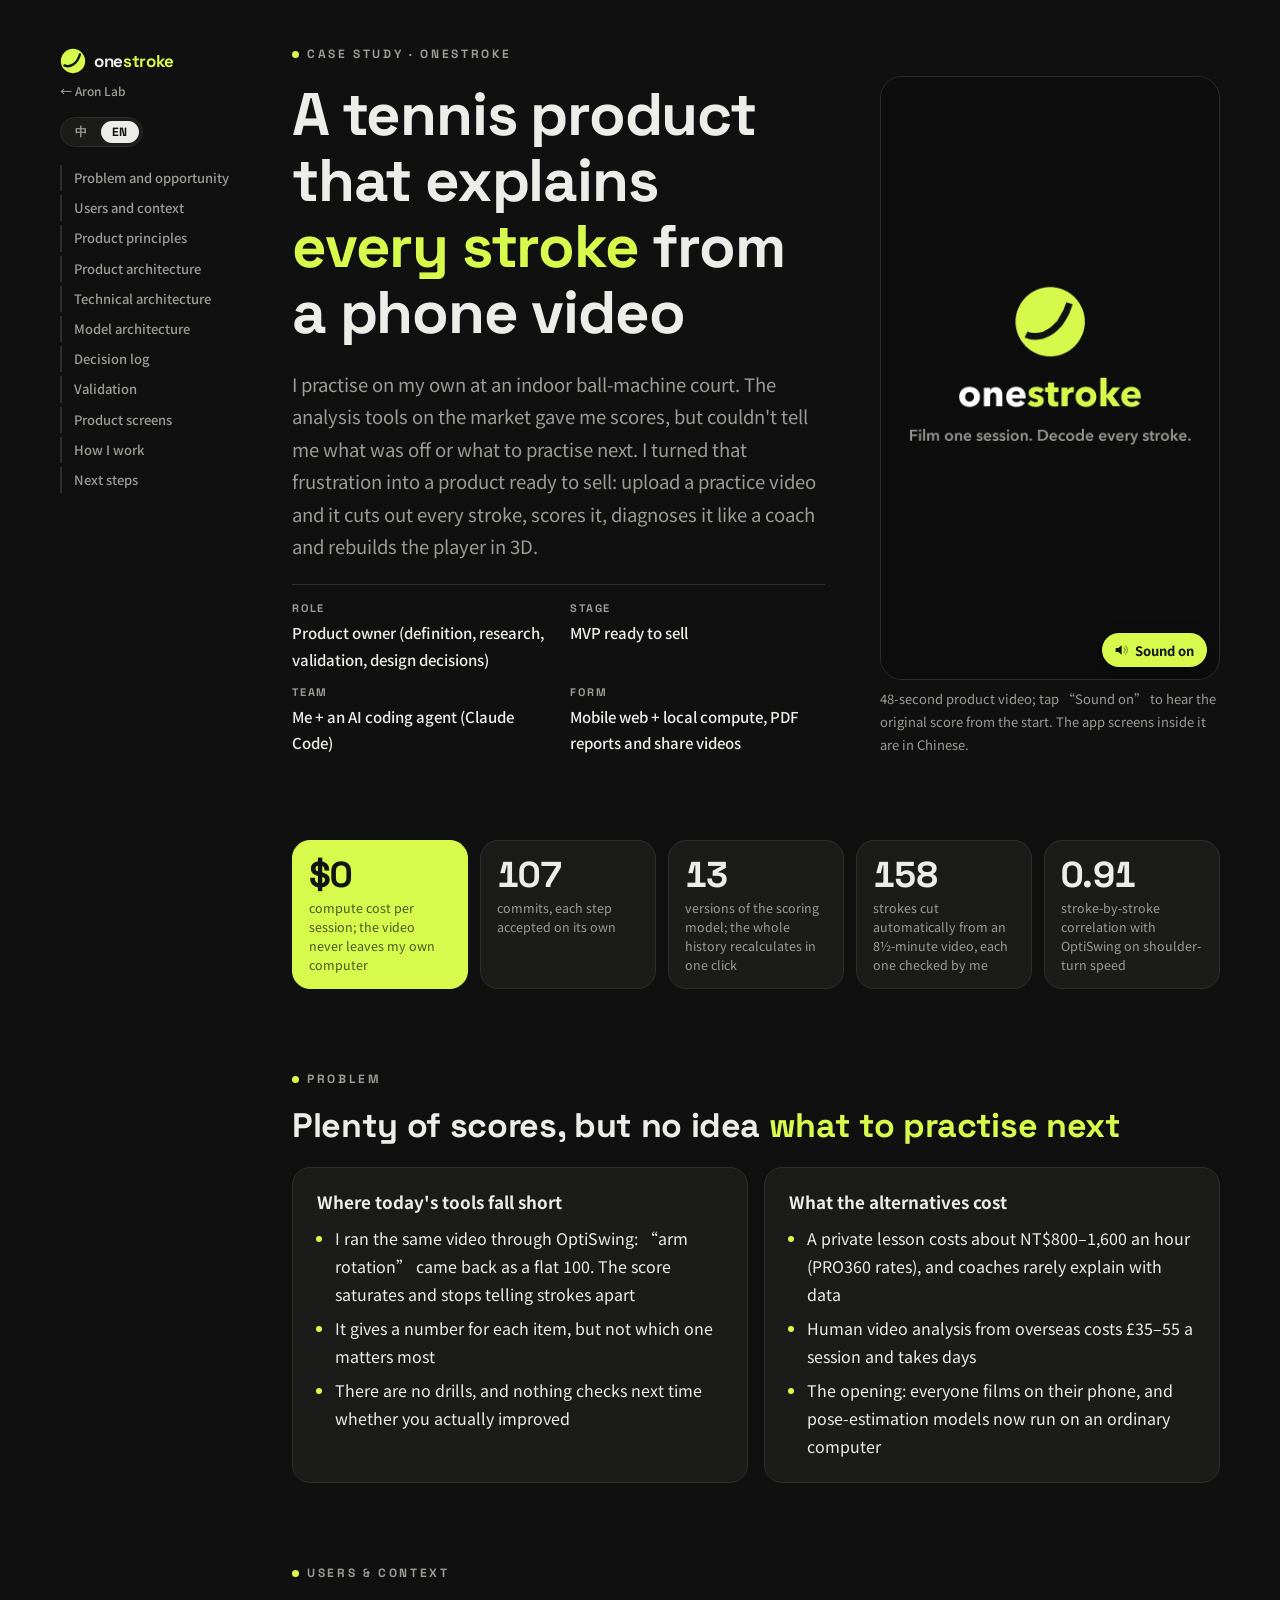
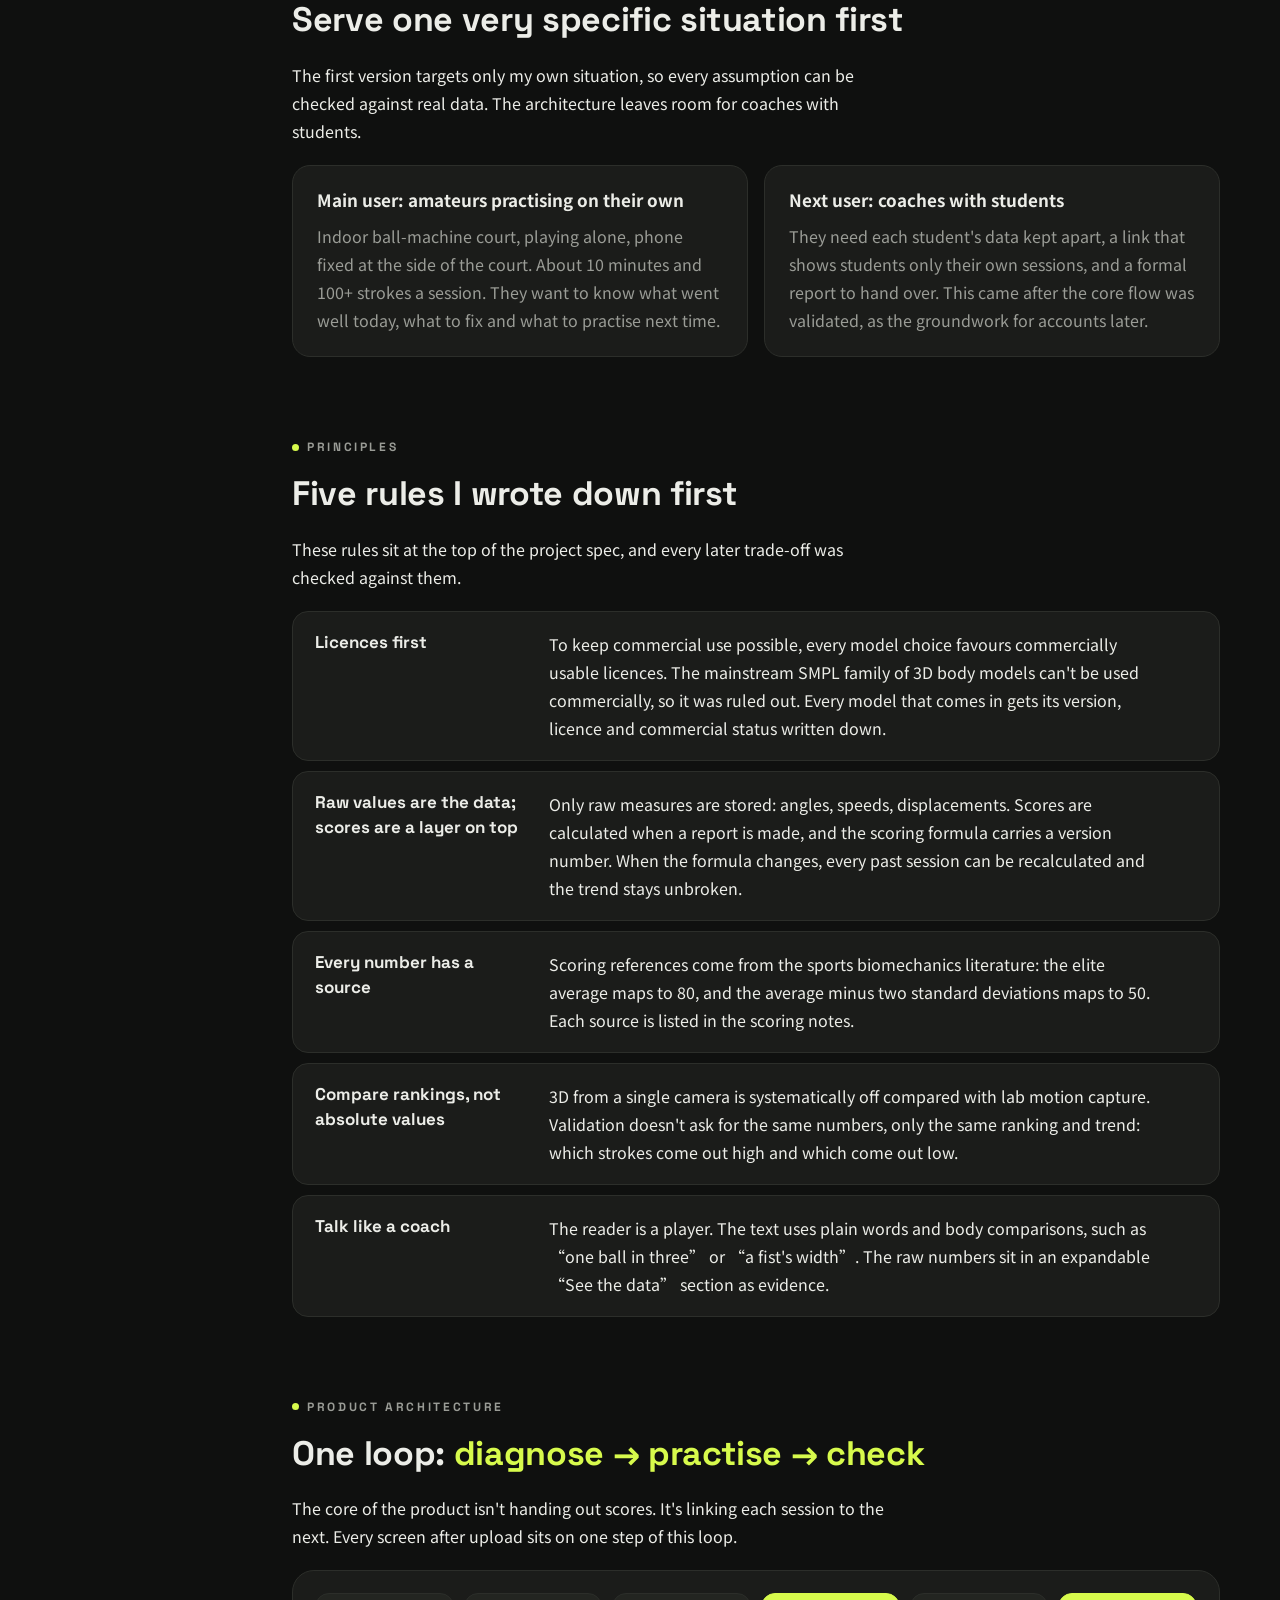
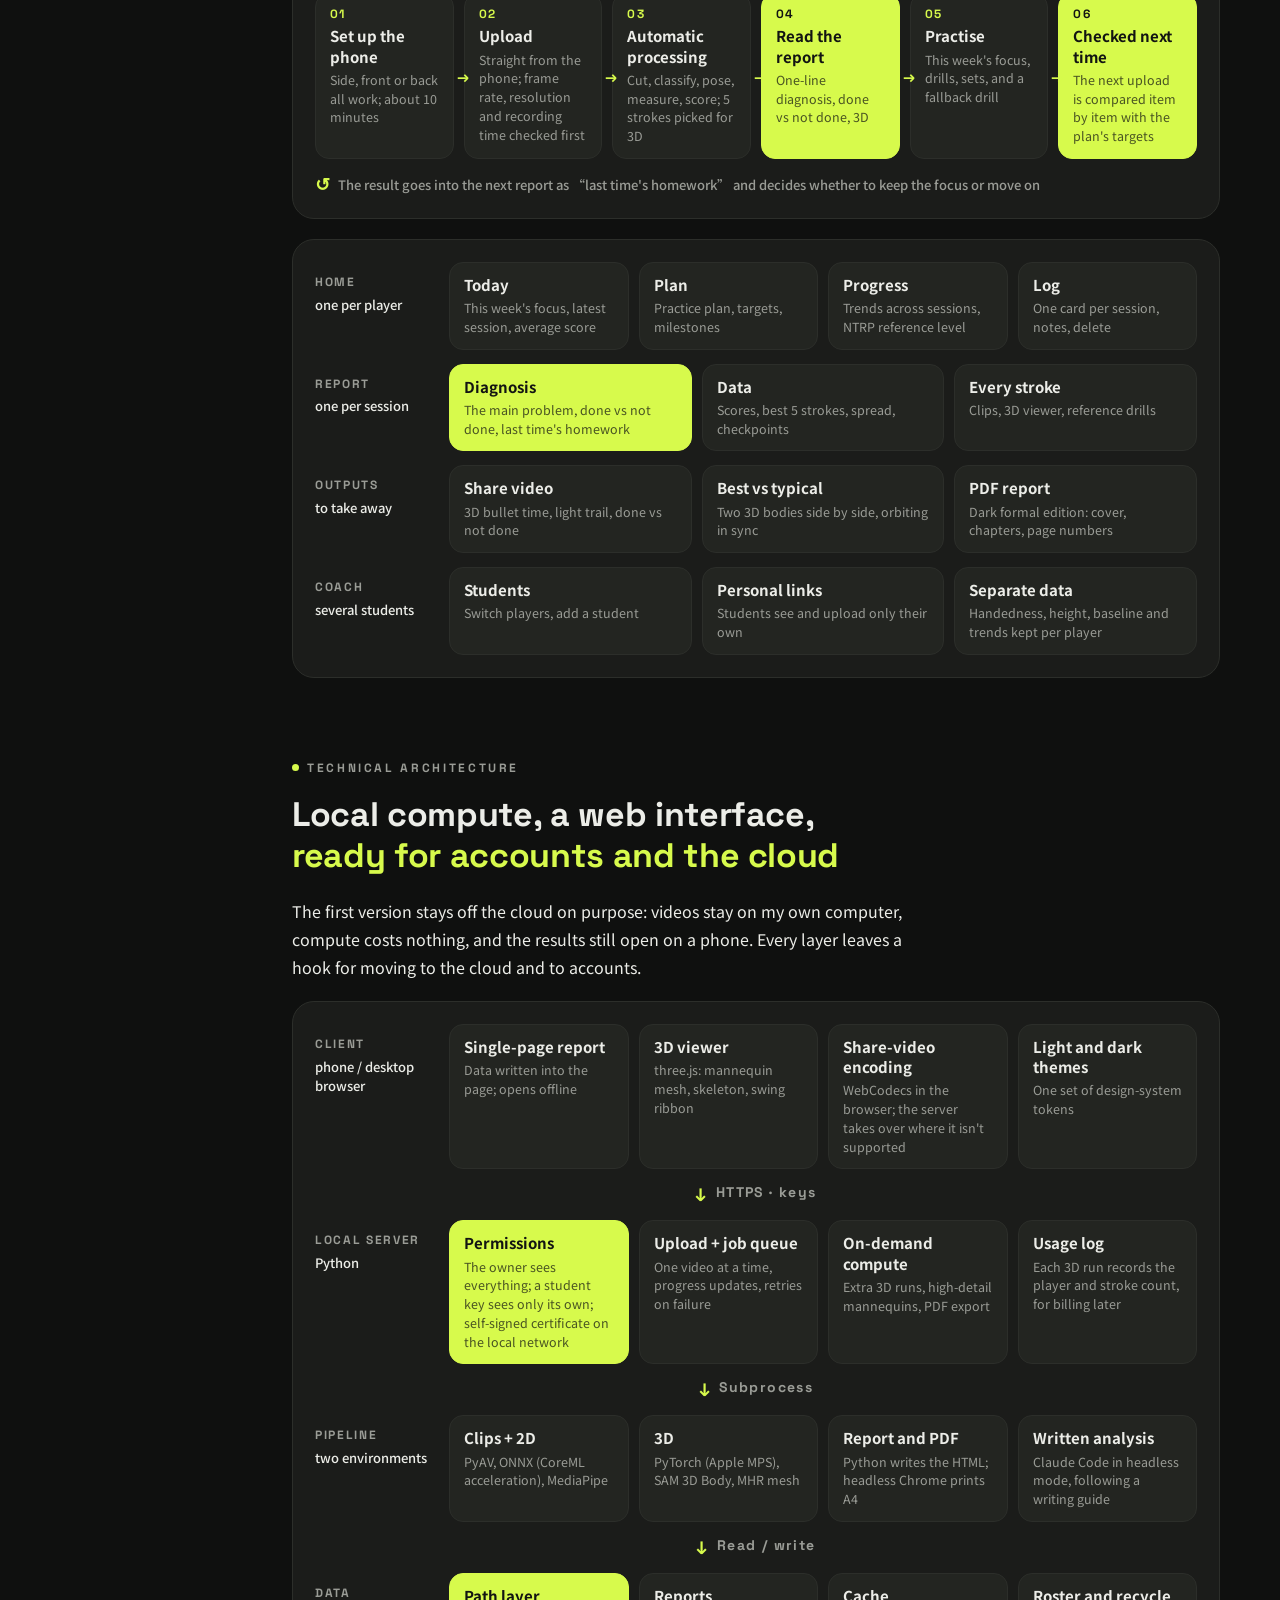
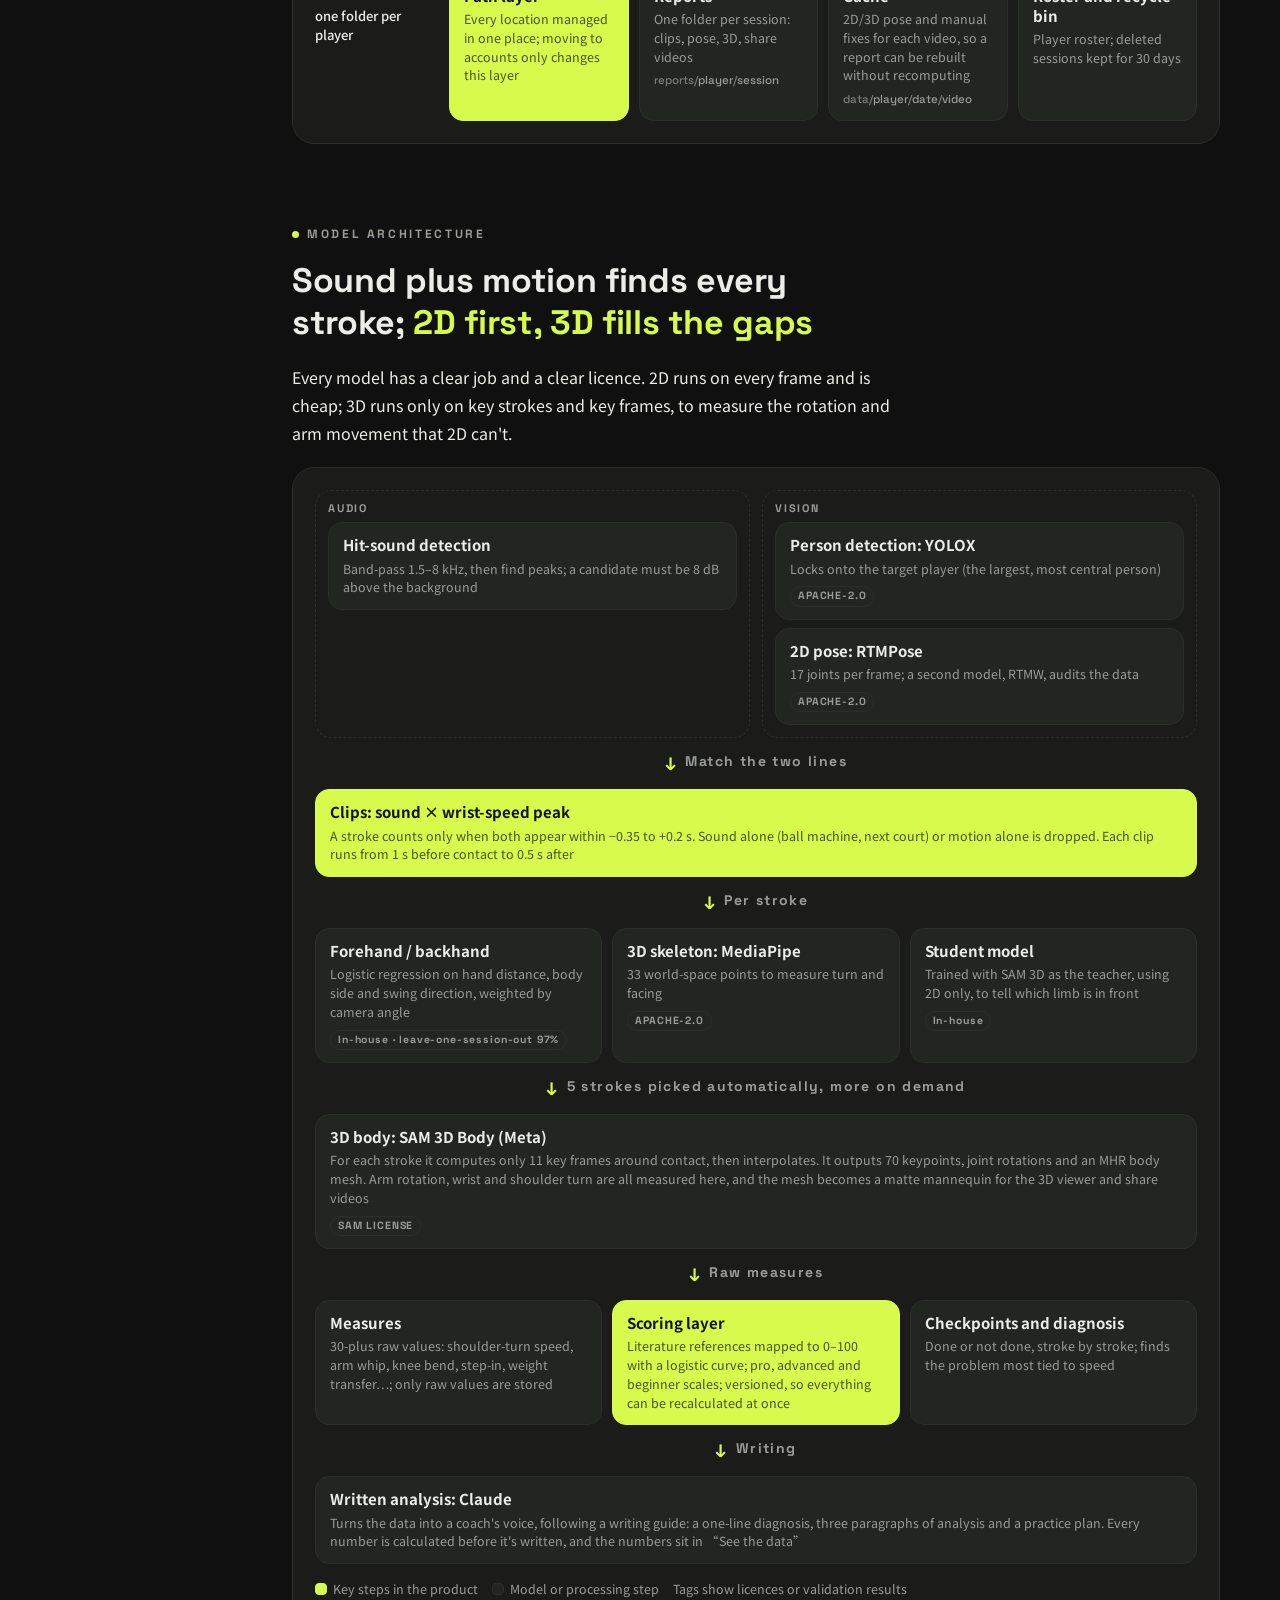
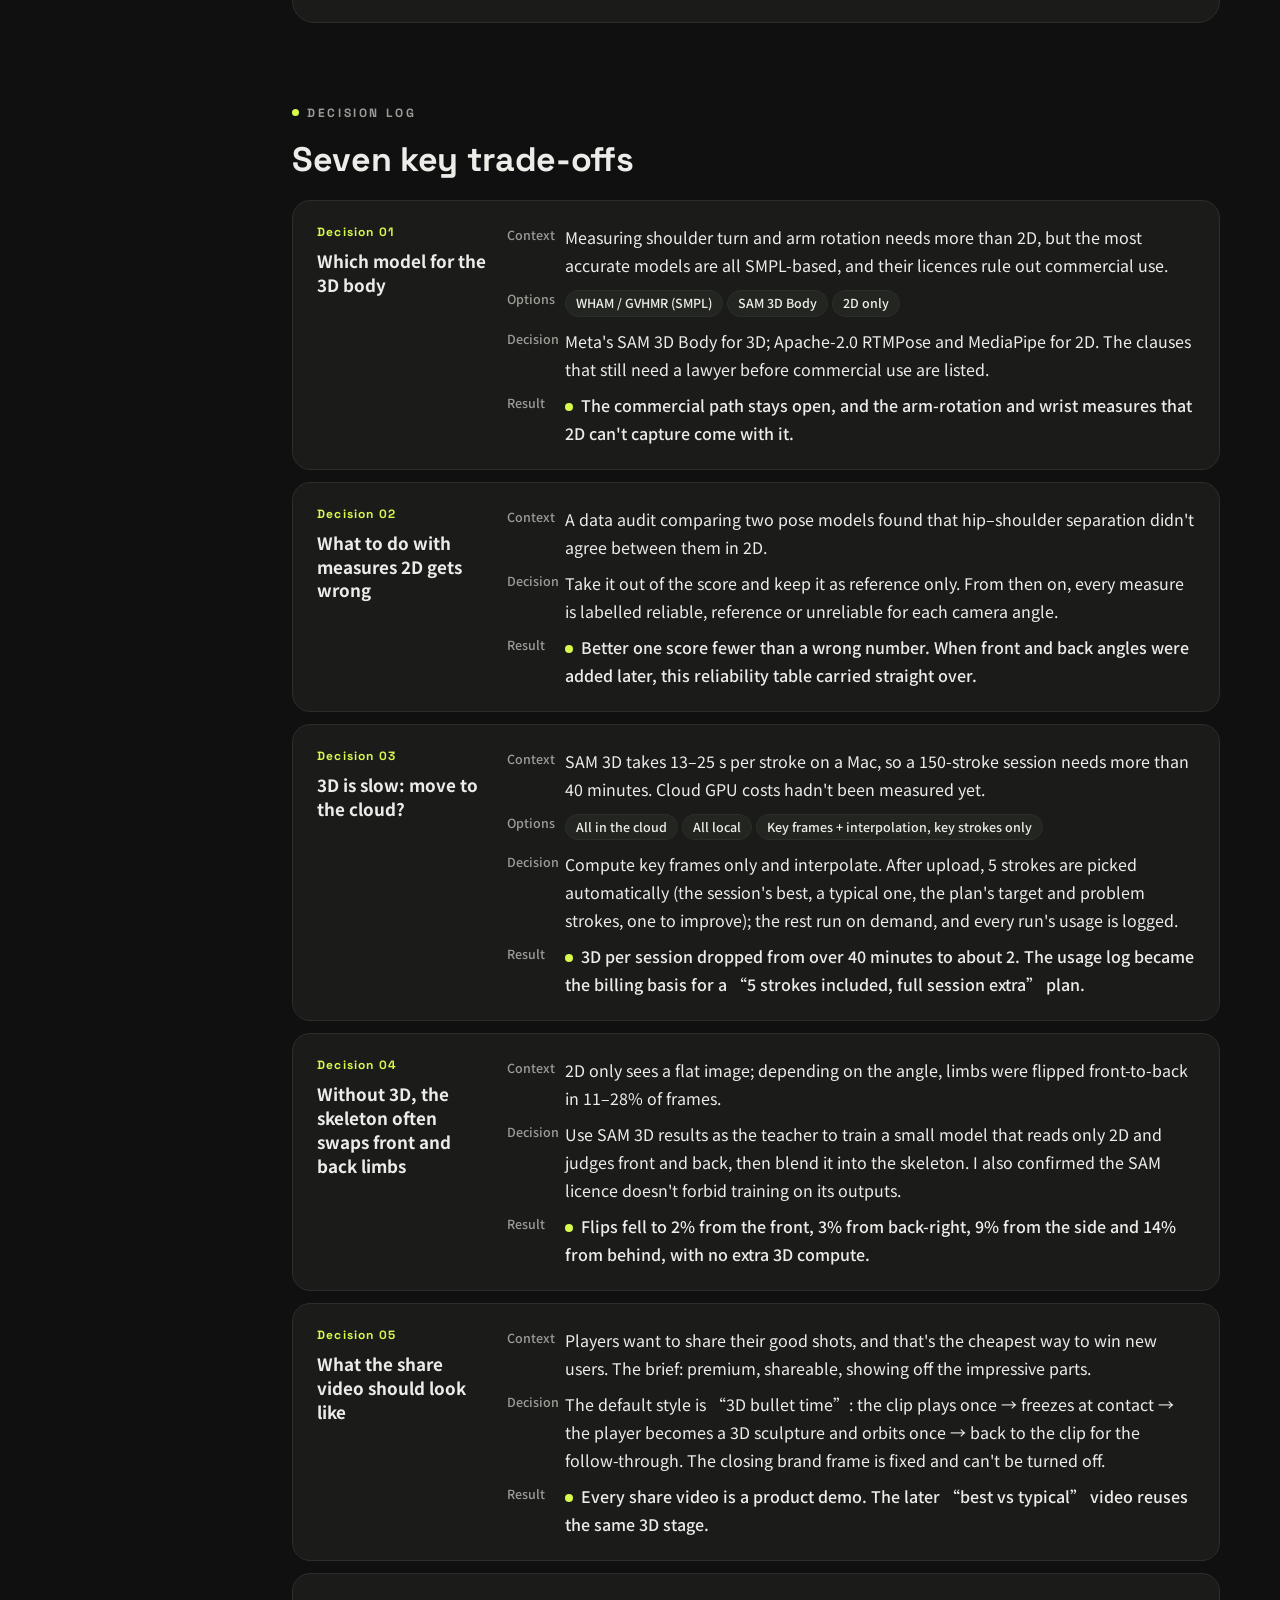
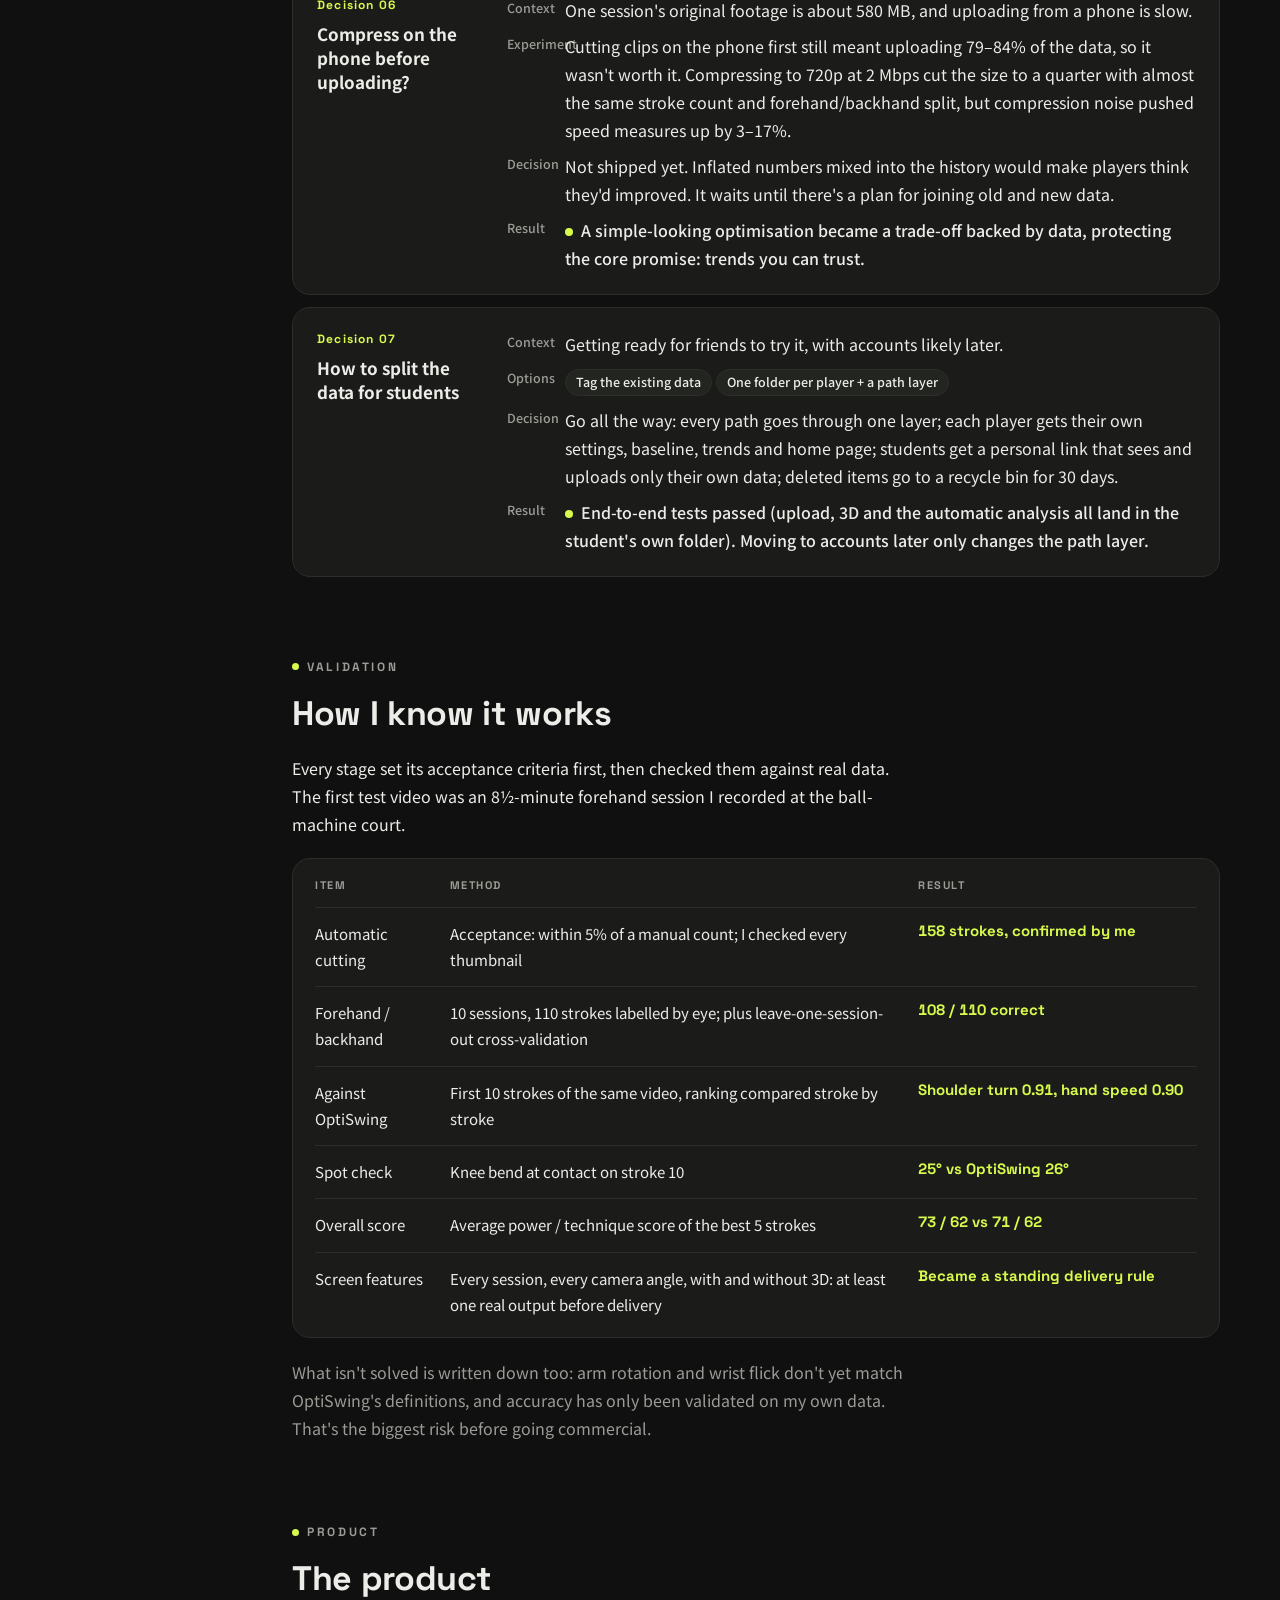
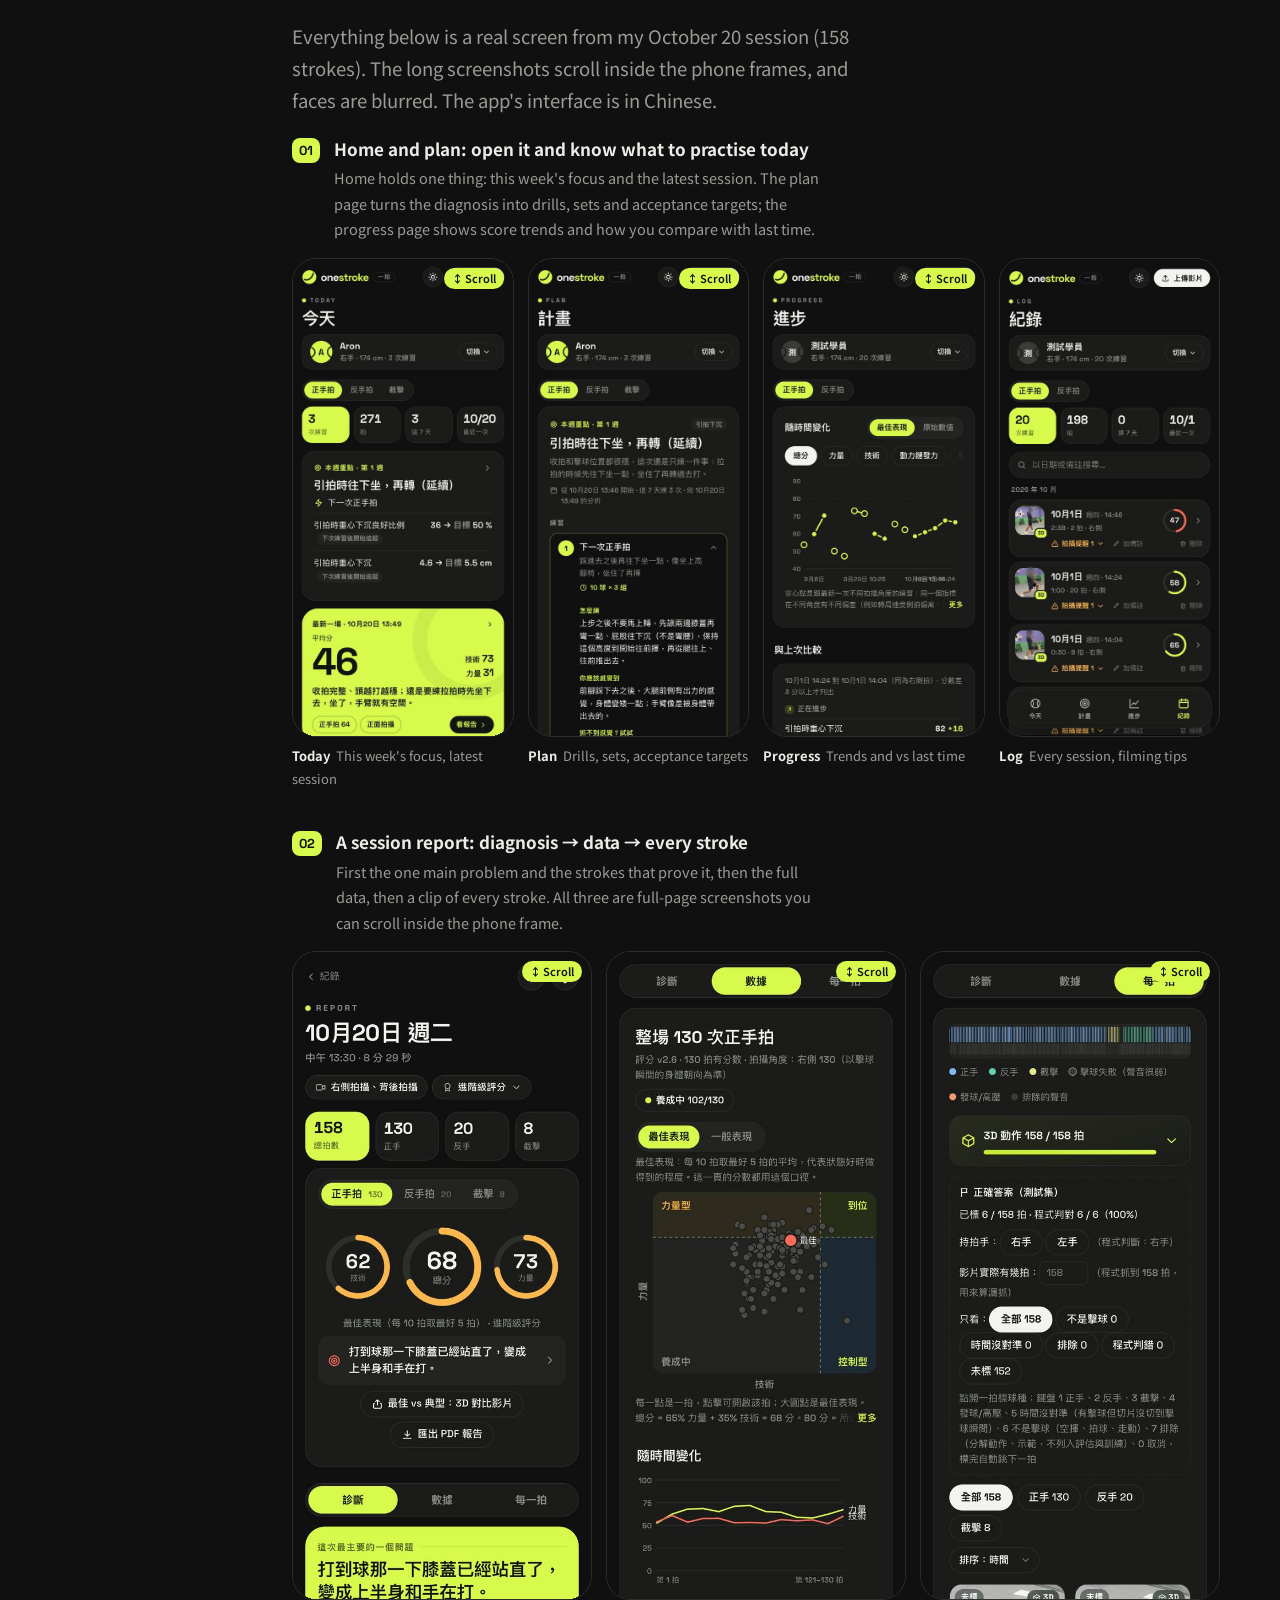
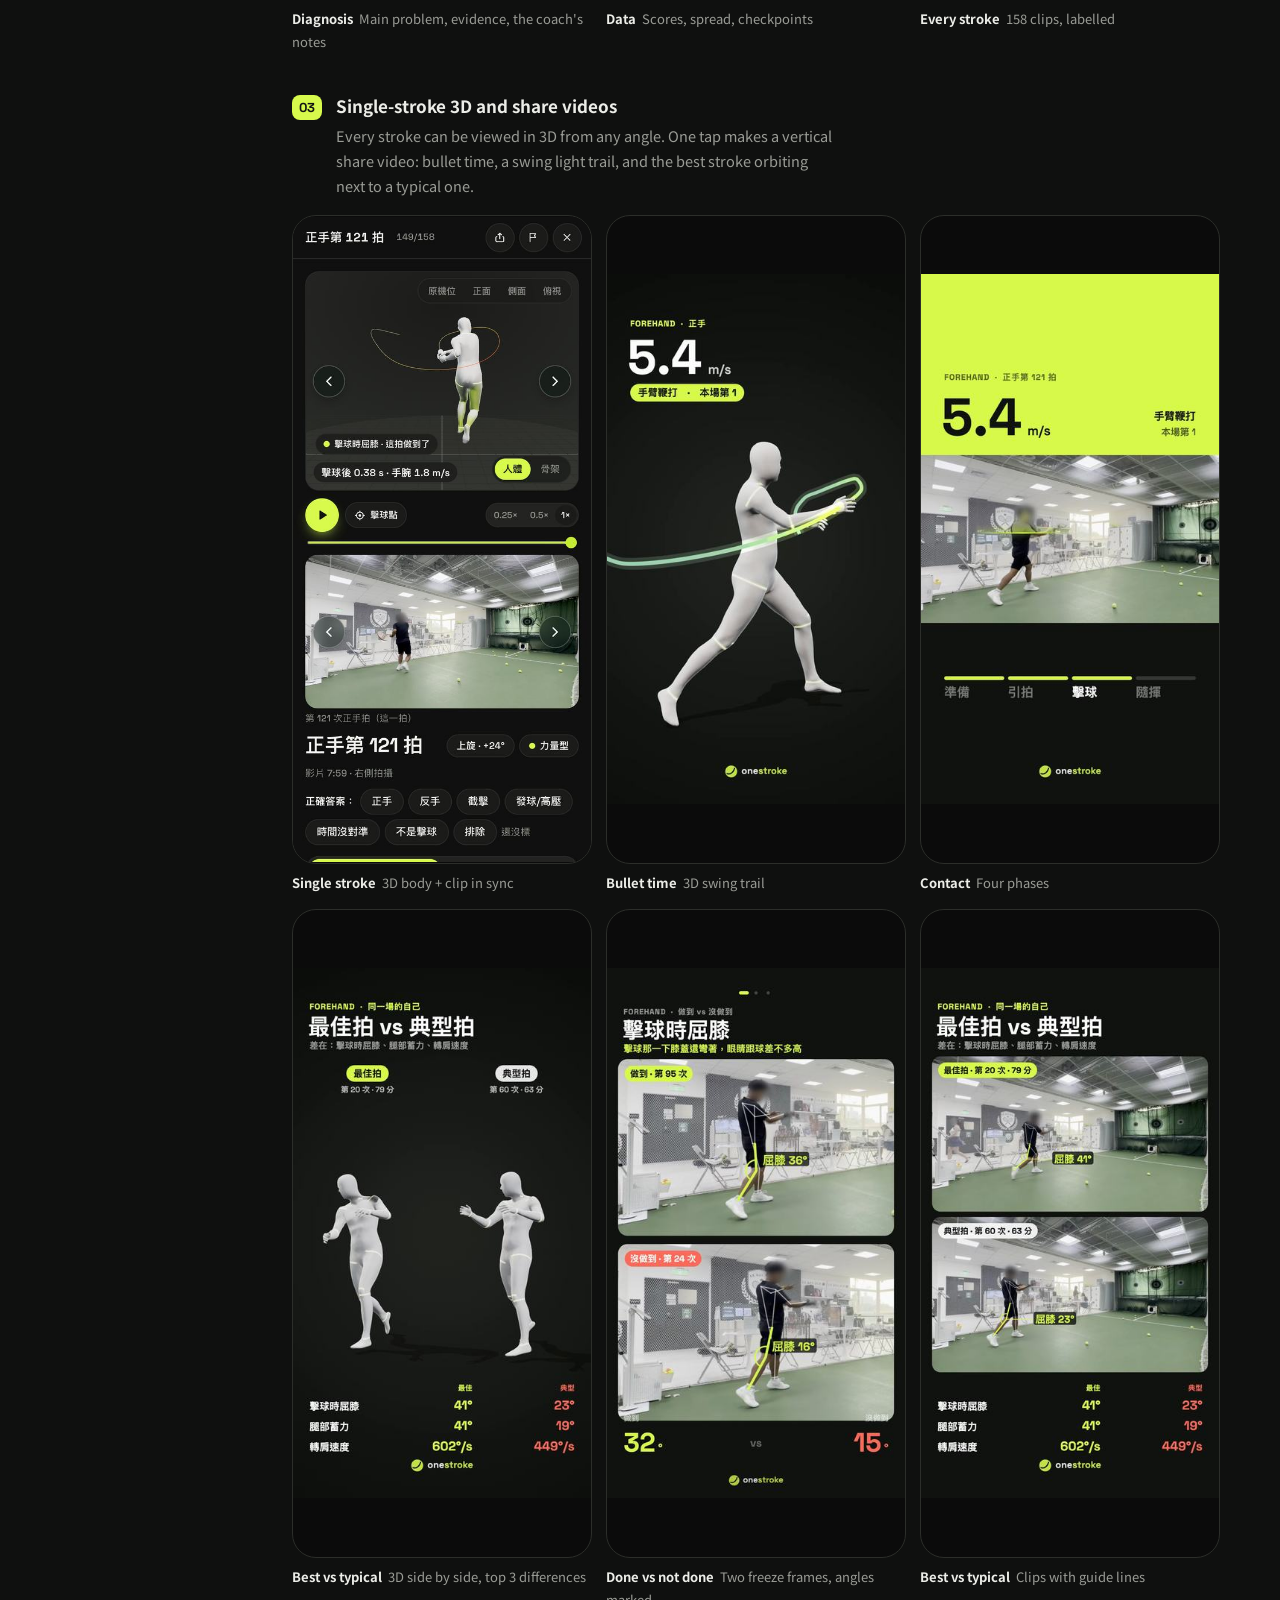
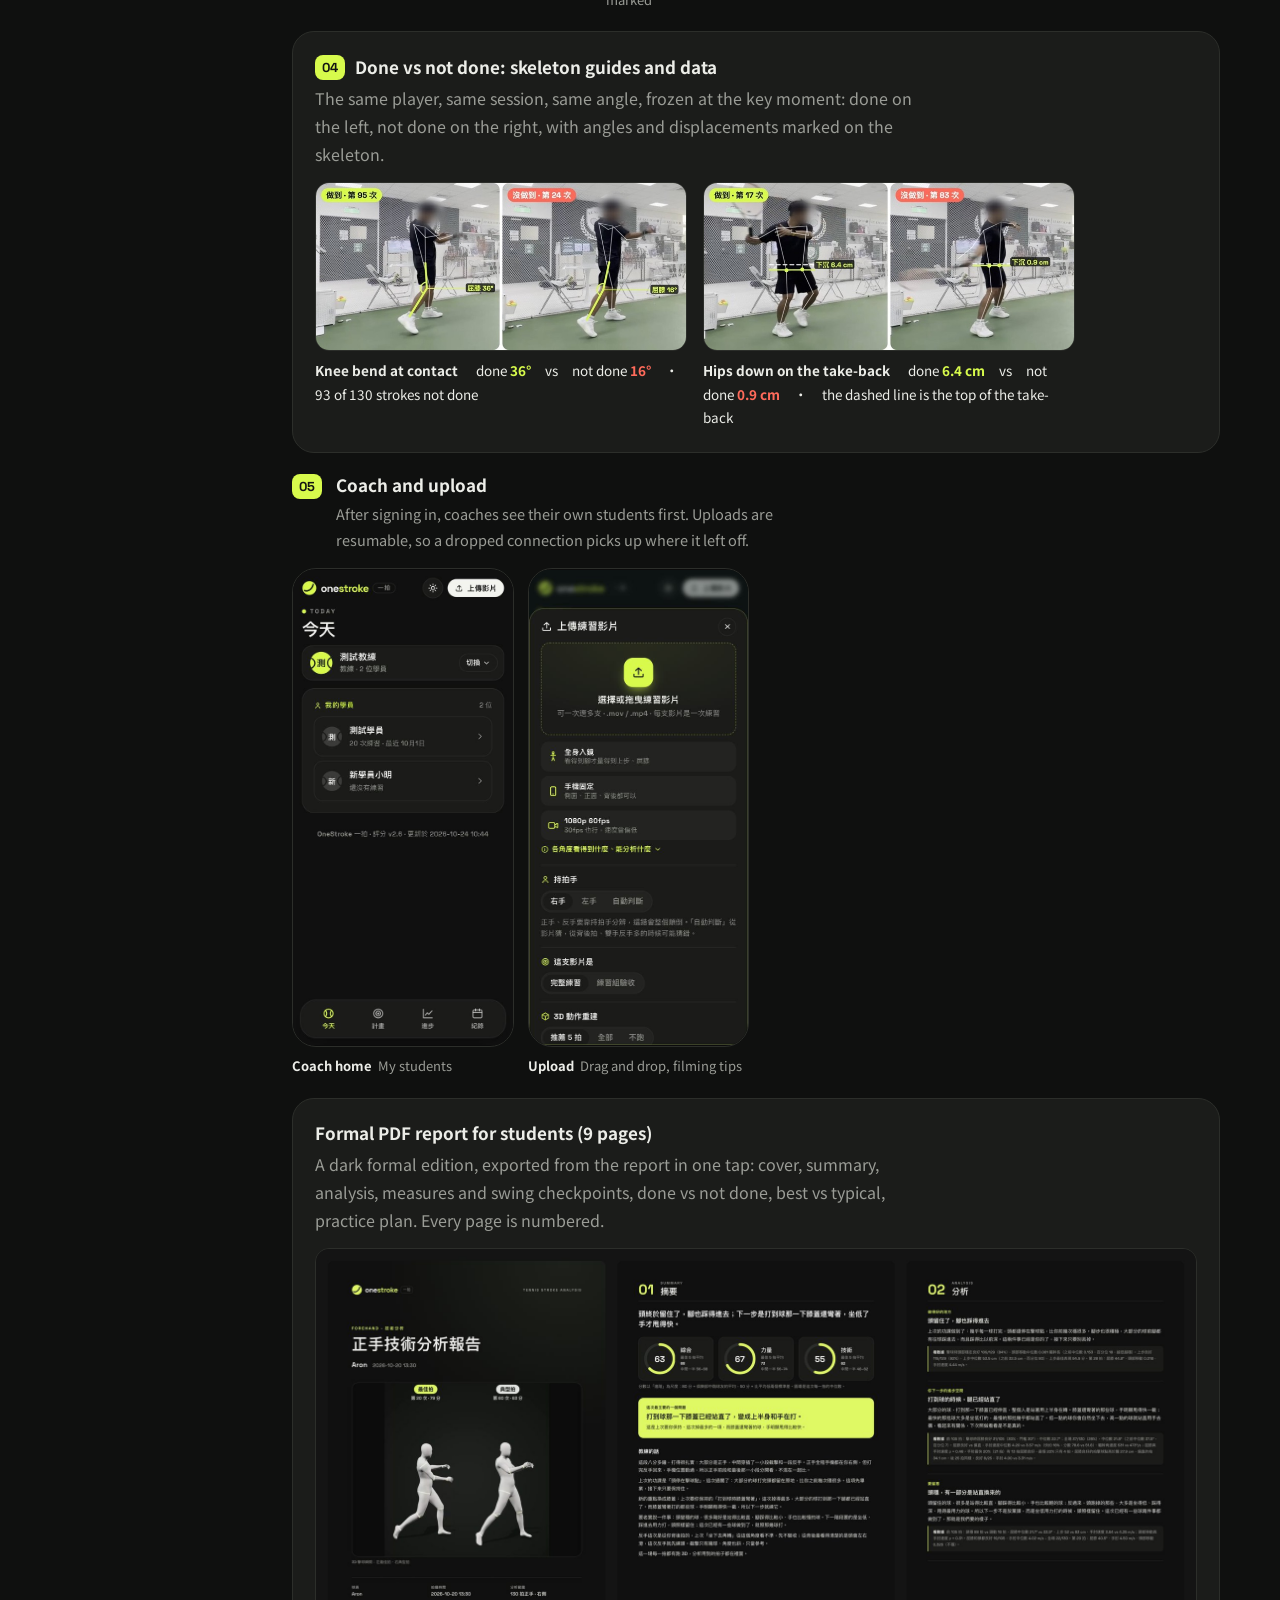
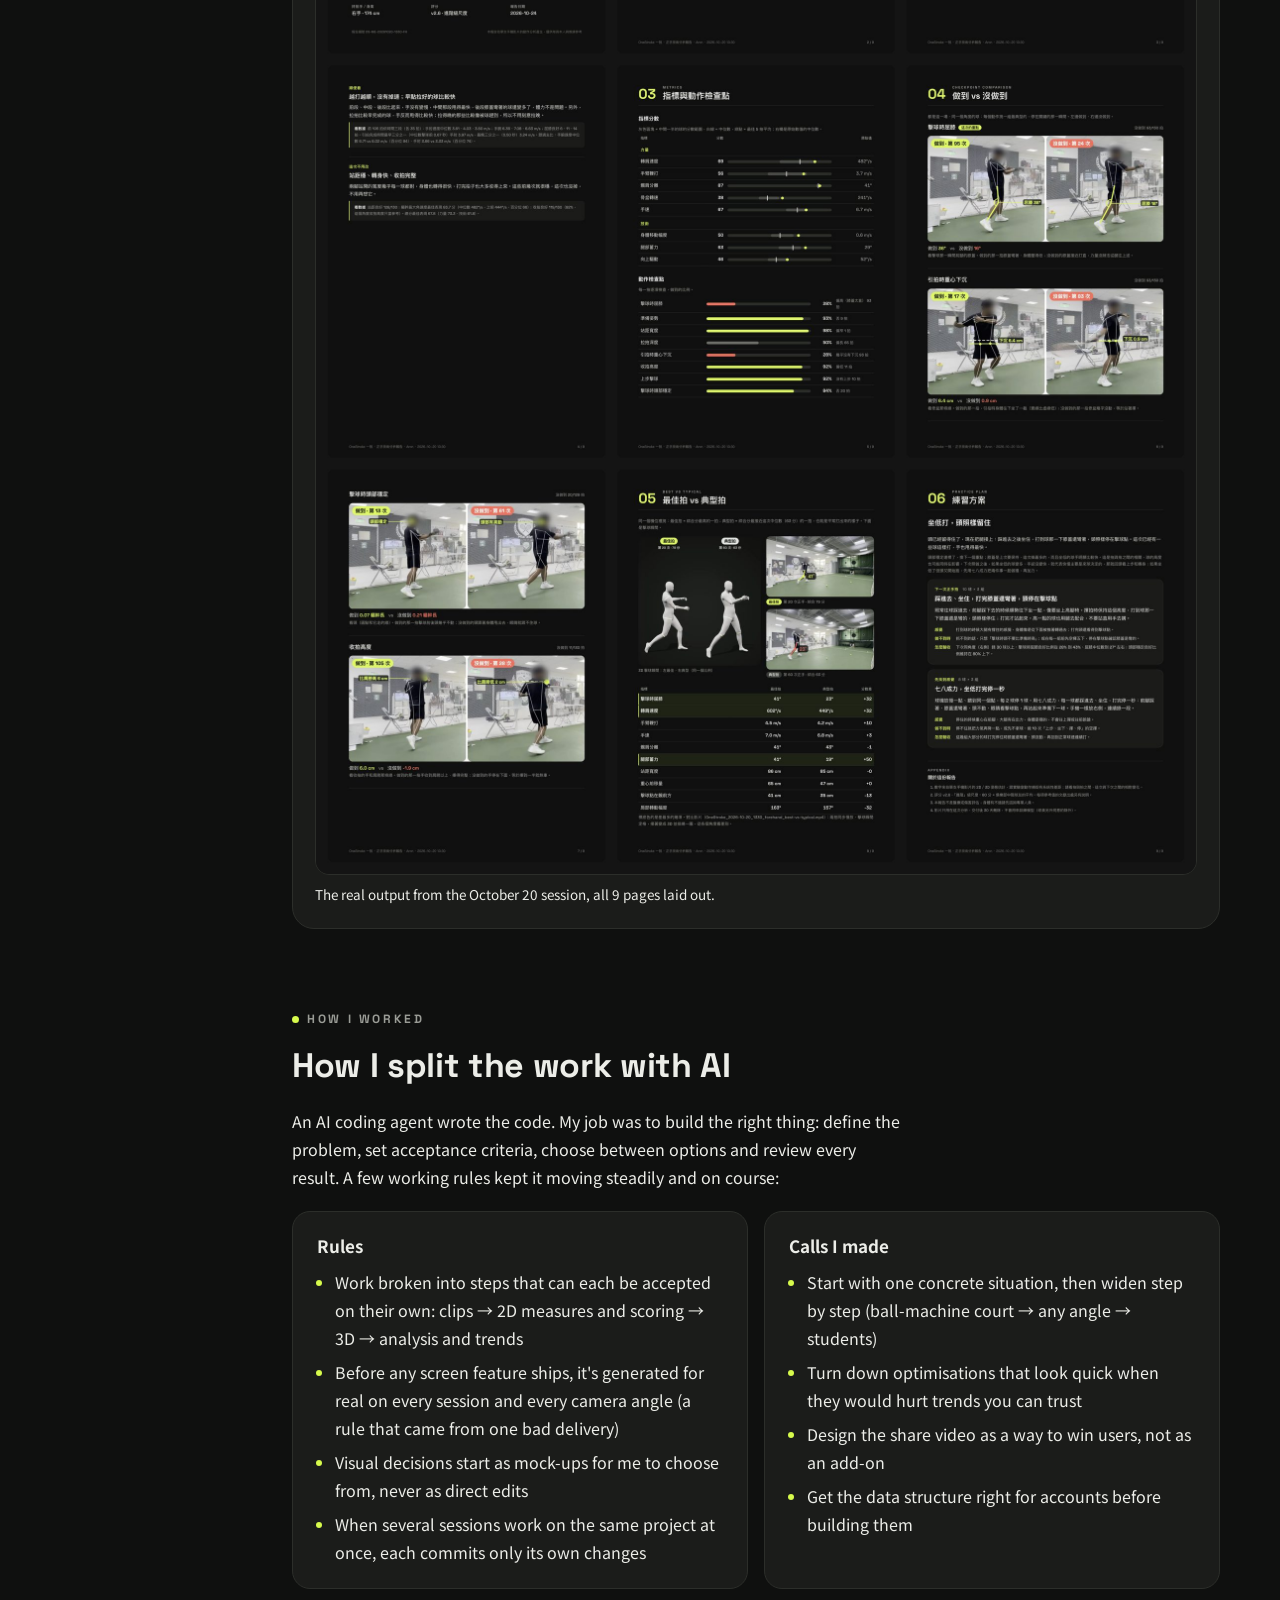
<file: onestroke/case-study/index.html>
<!doctype html>
<html lang="zh-Hant" data-theme="dark">
<head>
<meta charset="utf-8">
<meta name="viewport" content="width=device-width, initial-scale=1, viewport-fit=cover">
<link rel="canonical" href="https://aronlab.dev/onestroke/case-study/">
<link rel="alternate" hreflang="zh-Hant" href="https://aronlab.dev/onestroke/case-study/?lang=zh">
<link rel="alternate" hreflang="en" href="https://aronlab.dev/onestroke/case-study/en/">
<link rel="alternate" hreflang="x-default" href="https://aronlab.dev/onestroke/case-study/">
<script>
  // 2026-11-12 從個人主頁搬到 Aron Lab 底下，跟其他作品放一起。
  // 路徑照其他作品的 <作品>.aronlab.dev/case-study/ 排：OneStroke 之後上線到 onestroke.aronlab.dev 時，
  // 把這個資料夾搬過去，Aron Lab 加一行 /onestroke/* 轉址就好。
  // 2026-11-15 中英雙語：英文版在 en/。語言跟 Aron Lab 首頁同一套：網址的 ?lang= → 自己選過的（localStorage 的 lab.lang，整個 aronlab.dev 共用）
  //   → IP 地區（functions/onestroke/case-study/index.js 寫進 <html data-geo>：台灣、香港、澳門、中國用中文，其他用英文）→ 瀏覽器語言。
  // 同一份網站也部署在 GitHub Pages；從 north7.github.io 進來的訪客轉到正式網域，路徑保留
  if (location.hostname === 'north7.github.io') location.replace('https://aronlab.dev' + location.pathname + location.search + location.hash);
  else (function () {
    var h = document.documentElement, q = new URLSearchParams(location.search).get('lang'), s = null;
    try { s = localStorage.getItem('lab.lang'); } catch (e) {}
    var g = h.dataset.geo, geo = /^[A-Z]{2}$/.test(g || '') ? (/^(TW|HK|MO|CN)$/.test(g) ? 'zh' : 'en') : null;
    var l = q === 'en' || q === 'zh' ? q : s === 'en' || s === 'zh' ? s : geo || ([].concat(navigator.languages || navigator.language || []).some(function (x) { return /^zh/i.test(x); }) ? 'zh' : 'en');
    if (l === 'en') location.replace('/onestroke/case-study/en/' + location.hash);
  })();
</script>
<meta name="description" content="用一段手機影片看懂每一拍的網球揮拍分析產品：問題、原則、架構、決策紀錄、驗證與實際畫面。">
<meta property="og:type" content="article">
<meta property="og:title" content="OneStroke 一拍｜產品案例 · Aron">
<meta property="og:description" content="用一段手機影片看懂每一拍的網球揮拍分析產品：問題、原則、架構、決策紀錄、驗證與實際畫面。">
<meta property="og:url" content="https://aronlab.dev/onestroke/case-study/">
<meta property="og:image" content="https://aronlab.dev/onestroke/case-study/img/hero.jpg">
<meta name="twitter:card" content="summary_large_image">
<link rel="icon" href="data:image/svg+xml,%3Csvg xmlns='http://www.w3.org/2000/svg' viewBox='0 0 64 64'%3E%3Ccircle cx='32' cy='32' r='30' fill='%23D7FA4C'/%3E%3C/svg%3E">
<title>OneStroke 一拍｜產品案例 · Aron</title>
<link rel="preconnect" href="https://fonts.googleapis.com">
<link rel="stylesheet" href="https://fonts.googleapis.com/css2?family=Space+Grotesk:wght@500;700&family=Noto+Sans+TC:wght@400;500;700&display=swap">
<style>
/* 版面：跟產品同一套「黑夜賽場」——夜場近黑底、炭灰卡片、萊姆綠只當重點與底色、珊瑚紅只標問題；
   長捲動的案例研究，桌面有側欄目錄；三張架構圖用卡片與箭頭畫成，跟著主題換色 */
:root {
  --bg: #0F100F; --card: #1B1C1A; --card2: #232521; --line: #2C2E2A; --fg: #ECEDE8; --muted: #9A9C96;
  --lime: #D7FA4C; --on-lime: #121412; --accent: #D7FA4C; --coral: #FF6B5B; --ring: #D7FA4C;
  --display: "Space Grotesk", "Noto Sans TC", "PingFang TC", system-ui, sans-serif;
  --body: "Noto Sans TC", "PingFang TC", "Microsoft JhengHei", system-ui, sans-serif;
  --num: "Space Grotesk", ui-monospace, "SFMono-Regular", Menlo, monospace;
  color-scheme: dark;
}
@media (prefers-color-scheme: light) { :root:not([data-theme="dark"]) {
  --bg: #F3F4F0; --card: #FFFFFF; --card2: #F7F8F4; --line: #E1E3DC; --fg: #121412; --muted: #62655E;
  --accent: #5F7F0E; --coral: #E5483A; --ring: #9DBF1E; color-scheme: light } }
:root[data-theme="light"] {
  --bg: #F3F4F0; --card: #FFFFFF; --card2: #F7F8F4; --line: #E1E3DC; --fg: #121412; --muted: #62655E;
  --accent: #5F7F0E; --coral: #E5483A; --ring: #9DBF1E; color-scheme: light }

* { box-sizing: border-box; }
body { background: var(--bg); color: var(--fg); font: 400 16px/1.75 var(--body); margin: 0;
  padding-left: max(16px, env(safe-area-inset-left, 0px)); padding-right: max(16px, env(safe-area-inset-right, 0px)); }
.wrap { max-width: 1160px; margin: 0 auto; padding-block: 48px 96px; display: grid; grid-template-columns: 176px minmax(0, 1fr); gap: 56px; }
nav.toc { position: sticky; top: calc(24px + env(safe-area-inset-top, 0px)); align-self: start; display: flex; flex-direction: column; gap: 4px; font: 500 13px/1.4 var(--body); }
.brand { display: flex; align-items: center; gap: 8px; font: 700 17px var(--display); letter-spacing: -.02em; margin-bottom: 4px; }
.brand svg { width: 26px; height: 26px; flex: none; }
.brand i { font-style: normal; color: var(--ring); }
nav.toc .who { font: 500 12px var(--body); color: var(--muted); margin-bottom: 14px; }
nav.toc a { color: var(--muted); text-decoration: none; padding: 4px 0 4px 12px; border-left: 2px solid var(--line); }
nav.toc a:hover, nav.toc a:focus-visible { color: var(--fg); border-left-color: var(--lime); outline: none; }
main { min-width: 0; display: flex; flex-direction: column; gap: 84px; }
section { display: flex; flex-direction: column; gap: 20px; scroll-margin-top: 24px; }
.eyebrow { display: flex; align-items: center; gap: 8px; font: 700 12px/1 var(--num); letter-spacing: .22em; text-transform: uppercase; color: var(--muted); }
.eyebrow::before { content: ""; width: 7px; height: 7px; border-radius: 50%; background: var(--lime); }
h1 { font: 700 clamp(36px, 5.6vw, 60px)/1.1 var(--display); letter-spacing: -.02em; margin: 0; text-wrap: balance; }
h1 em, h2 em { font-style: normal; color: var(--accent); }
h2 { font: 700 clamp(26px, 3.4vw, 34px)/1.22 var(--display); letter-spacing: -.01em; margin: 0; text-wrap: balance; }
h3 { font: 700 17px/1.45 var(--body); margin: 0; }
p { margin: 0; max-width: 68ch; }
.lede { font-size: 18.5px; color: var(--muted); max-width: 60ch; }
.muted { color: var(--muted); }
.card { background: var(--card); border: 1px solid var(--line); border-radius: 18px; padding: 22px 24px; display: flex; flex-direction: column; gap: 10px; min-width: 0; }

/* 開頭 */
.hero { display: grid; grid-template-columns: minmax(0, 1.2fr) minmax(0, .8fr); gap: 40px; align-items: end; }
.hero .txt { display: flex; flex-direction: column; gap: 22px; }
/* 主視覺影片：靜音自動播放、循環；「開聲音」從頭播並打開聲音 */
.hero .hv { justify-self: end; width: min(100%, 340px); }
.vwrap { position: relative; aspect-ratio: 9 / 16; border-radius: 22px; overflow: hidden; border: 1px solid var(--line); background: #0b0b0b; }
.vwrap video { width: 100%; height: 100%; display: block; object-fit: cover; }
.snd { position: absolute; right: 12px; bottom: 12px; display: inline-flex; align-items: center; gap: 6px; font: 700 13px/1 var(--body); color: var(--on-lime);
  background: var(--lime); border: 0; border-radius: 99px; padding: 9px 13px 9px 11px; cursor: pointer; box-shadow: 0 6px 18px rgba(0,0,0,.35); }
.snd svg { width: 16px; height: 16px; }
.snd[aria-pressed="false"] .w { opacity: .35; }
.snd[aria-pressed="true"] { background: rgba(16,16,16,.72); color: #ECEDE8; -webkit-backdrop-filter: blur(6px); backdrop-filter: blur(6px); }
.snd:focus-visible { outline: 2px solid var(--fg); outline-offset: 2px; }
.meta { display: grid; grid-template-columns: repeat(2, minmax(0, 1fr)); gap: 14px 24px; padding-top: 18px; border-top: 1px solid var(--line); margin: 0; }
.meta dt { font: 700 11px/1 var(--num); letter-spacing: .16em; text-transform: uppercase; color: var(--muted); margin-bottom: 6px; }
.meta dd { margin: 0; font-weight: 500; font-size: 15px; }
figure { margin: 0; display: flex; flex-direction: column; gap: 8px; min-width: 0; }
figure img { width: 100%; height: auto; display: block; border-radius: 18px; border: 1px solid var(--line); }
figcaption { font-size: 13px; color: var(--muted); }

/* 關鍵數字：跟產品首頁的數字方塊同一個樣子，第一格萊姆綠 */
.nums { display: grid; grid-template-columns: repeat(5, minmax(0, 1fr)); gap: 12px; }
.nums div { background: var(--card); border: 1px solid var(--line); border-radius: 18px; padding: 16px 16px 14px; display: flex; flex-direction: column; gap: 6px; }
.nums div:first-child { background: var(--lime); border-color: var(--lime); color: var(--on-lime); }
.nums div:first-child span { color: rgba(18,20,18,.7); }
.nums b { font: 700 clamp(26px, 3.2vw, 36px)/1 var(--display); letter-spacing: -.02em; font-variant-numeric: tabular-nums; }
.nums span { font-size: 12.5px; line-height: 1.5; color: var(--muted); }

.two { display: grid; grid-template-columns: repeat(2, minmax(0, 1fr)); gap: 16px; }
ul.plain { margin: 0; padding-left: 1.1em; display: flex; flex-direction: column; gap: 6px; }
ul.plain li::marker { color: var(--ring); }

/* 產品原則：編號是規格裡規則的順序 */
.rules { display: flex; flex-direction: column; gap: 10px; }
.rule { display: grid; grid-template-columns: 210px minmax(0, 1fr); gap: 24px; background: var(--card); border: 1px solid var(--line); border-radius: 16px; padding: 18px 22px; }
.rule h3 { font-family: var(--display); }

/* 架構圖共用：節點卡片、分層、箭頭 */
.diagram { background: var(--card); border: 1px solid var(--line); border-radius: 22px; padding: 22px; display: flex; flex-direction: column; gap: 14px; overflow-x: auto; }
.node { background: var(--card2); border: 1px solid var(--line); border-radius: 14px; padding: 12px 14px; display: flex; flex-direction: column; gap: 4px; min-width: 0; }
.node b { font: 700 15px/1.35 var(--body); }
.node small { font-size: 12.5px; line-height: 1.5; color: var(--muted); }
.node .path { font: 500 11.5px/1.5 var(--num); color: var(--muted); opacity: .75; margin-top: 2px; }
.node .path i { font-style: normal; white-space: nowrap; color: var(--fg); opacity: .8; }
.node.key { background: var(--lime); border-color: var(--lime); color: var(--on-lime); }
.node.key small { color: rgba(18,20,18,.72); }
.tag { display: inline-block; font: 700 10.5px/1 var(--num); letter-spacing: .08em; padding: 4px 7px; border-radius: 99px; border: 1px solid var(--line); color: var(--muted); margin-top: 4px; align-self: flex-start; }
.node.key .tag { border-color: rgba(18,20,18,.25); color: rgba(18,20,18,.75); }
.layer { display: grid; grid-template-columns: 120px minmax(0, 1fr); gap: 14px; align-items: stretch; }
.layer > .lab { font: 700 12px/1.4 var(--num); letter-spacing: .14em; text-transform: uppercase; color: var(--muted); padding-top: 12px; }
.layer > .lab span { display: block; font: 500 13px var(--body); letter-spacing: 0; text-transform: none; color: var(--fg); margin-top: 4px; }
.row { display: grid; gap: 10px; grid-template-columns: repeat(var(--n, 4), minmax(0, 1fr)); }
.down { display: flex; justify-content: center; color: var(--muted); font: 700 14px var(--num); letter-spacing: .1em; }
.down::before { content: "↓"; color: var(--ring); font-size: 18px; margin-right: 8px; }
/* 產品閉環：一圈六步，最後一步接回第一步 */
.loop { display: grid; grid-template-columns: repeat(6, minmax(0, 1fr)); gap: 10px; position: relative; }
.loop .node { position: relative; }
.loop .node .n { font: 700 12px var(--num); color: var(--ring); letter-spacing: .1em; }
.loop .node.key .n { color: var(--on-lime); }
.loop .node:not(:last-child)::after { content: "→"; position: absolute; right: -10px; top: 50%; transform: translate(50%, -50%); color: var(--ring); font: 700 15px var(--num); z-index: 1; }
.back { font: 500 13px var(--body); color: var(--muted); display: flex; align-items: center; gap: 8px; }
.back::before { content: "↺"; color: var(--ring); font: 700 18px var(--num); }
/* 模型架構：兩條輸入線匯流 */
.split { display: grid; grid-template-columns: repeat(2, minmax(0, 1fr)); gap: 12px; }
.lane { display: flex; flex-direction: column; gap: 8px; border: 1px dashed var(--line); border-radius: 16px; padding: 12px; }
.lane > .lab { font: 700 11px/1 var(--num); letter-spacing: .16em; text-transform: uppercase; color: var(--muted); }
.legend { display: flex; flex-wrap: wrap; gap: 14px; font-size: 12.5px; color: var(--muted); }
.legend i { display: inline-block; width: 12px; height: 12px; border-radius: 4px; vertical-align: -1px; margin-right: 6px; background: var(--card2); border: 1px solid var(--line); }
.legend i.k { background: var(--lime); border-color: var(--lime); }

/* 決策紀錄 */
.decs { display: flex; flex-direction: column; gap: 12px; }
.dec { background: var(--card); border: 1px solid var(--line); border-radius: 18px; padding: 22px 24px; display: grid; grid-template-columns: 170px minmax(0, 1fr); gap: 20px; }
.dec .when { font: 700 12px/1.5 var(--num); color: var(--ring); letter-spacing: .1em; }
.dec .when h3 { font: 700 17px/1.4 var(--body); color: var(--fg); letter-spacing: 0; margin-top: 8px; }
.dec dl { margin: 0; display: grid; grid-template-columns: 44px minmax(0, 1fr); gap: 8px 14px; }
.dec dt { font: 500 12.5px/1.9 var(--body); color: var(--muted); }
.dec dd { margin: 0; }
.dec dd.out { font-weight: 500; }
.dec dd.out::before { content: ""; display: inline-block; width: 8px; height: 8px; border-radius: 50%; background: var(--lime); margin-right: 8px; vertical-align: 1px; }
.chip { display: inline-block; font: 500 12.5px/1 var(--body); padding: 6px 10px; border-radius: 99px; background: var(--card2); border: 1px solid var(--line); margin: 2px 4px 2px 0; }

/* 驗證表 */
.tbl { overflow-x: auto; background: var(--card); border: 1px solid var(--line); border-radius: 18px; padding: 6px 22px; }
table { border-collapse: collapse; width: 100%; min-width: 620px; font-size: 15px; }
th, td { text-align: left; padding: 13px 14px 13px 0; border-bottom: 1px solid var(--line); vertical-align: top; }
tr:last-child td { border-bottom: 0; }
th { font: 700 11px/1.4 var(--num); letter-spacing: .14em; text-transform: uppercase; color: var(--muted); }
td.res { font: 700 15px var(--display); font-variant-numeric: tabular-nums; white-space: nowrap; color: var(--accent); }

/* 產品畫面 */
.screens { display: grid; grid-template-columns: repeat(5, minmax(0, 1fr)); gap: 12px; }
.screens img { border-radius: 22px; }
/* 產品畫面導覽：五組，每組一列手機框；長圖在框裡捲動 */
.tour { display: flex; flex-direction: column; gap: 40px; }
.tg { display: flex; flex-direction: column; gap: 16px; }
.tgh { display: flex; gap: 14px; align-items: flex-start; }
.tgh p { font-size: 14.5px; margin-top: 4px; max-width: 62ch; }
.tn { flex: none; font: 700 13px/1 var(--num); color: var(--on-lime); background: var(--lime); border-radius: 8px; padding: 6px 7px; margin-top: 1px; }
.cmph h3 .tn { display: inline-block; margin-right: 10px; vertical-align: 2px; }
.phones { display: grid; grid-template-columns: repeat(var(--n), minmax(0, 1fr)); gap: 14px; align-items: start; }
.ph { position: relative; }
.ph .fr { border: 1px solid var(--line); border-radius: 24px; overflow: hidden; background: #0b0b0b; aspect-ratio: 390 / 844; }
.ph .fr > img { height: 100%; object-fit: contain; }
.ph.long .fr > img { height: auto; }
.ph.long .fr { overflow-y: auto; overscroll-behavior: contain; scrollbar-width: thin; scrollbar-color: #444 transparent; }
.ph .fr img { border: 0; border-radius: 0; }
.ph .hint { position: absolute; top: 10px; right: 10px; font: 600 11px/1 var(--body); color: var(--on-lime); background: var(--lime); padding: 5px 8px; border-radius: 99px; pointer-events: none; }
.ph figcaption { font-size: 13px; color: var(--muted); }
.ph figcaption b { color: var(--fg); font-weight: 700; margin-right: 6px; }
.cmpk { display: flex; flex-direction: column; gap: 14px; background: var(--card); border: 1px solid var(--line); border-radius: 22px; padding: 22px; }
.cmpk .cmph { display: flex; flex-direction: column; gap: 4px; }
.cmpk img { border-radius: 14px; }
.cmpk figcaption { font-size: 13.5px; color: var(--fg); }
.cmpk .pair { display: grid; grid-template-columns: repeat(2, minmax(0, 1fr)); gap: 16px; align-items: start; max-width: 760px; }
.cmpk figcaption b { font-weight: 700; margin-right: 4px; }
.cmpk .good { color: var(--accent); font-weight: 700; } .cmpk .bad { color: var(--coral); font-weight: 700; }
.wide { display: grid; grid-template-columns: repeat(2, minmax(0, 1fr)); gap: 16px; align-items: start; max-width: 760px; }
.wide.solo { grid-template-columns: minmax(0, 1fr); max-width: 360px; }

.close { border-top: 1px solid var(--line); padding-top: 26px; display: flex; flex-direction: column; gap: 10px; }

@media (max-width: 900px) {
  .wrap { grid-template-columns: minmax(0, 1fr); gap: 28px; padding-block: 28px 72px; }
  nav.toc { position: static; flex-direction: row; flex-wrap: wrap; gap: 6px 14px; }
  nav.toc .brand, nav.toc .who { width: 100%; }
  nav.toc .who { margin-bottom: 6px; }
  nav.toc a { border-left: 0; padding: 0; }
  .hero .hv { justify-self: center; width: min(100%, 320px); }
  .hero, .two, .wide, .split, .cmpk .pair { grid-template-columns: minmax(0, 1fr); }
  .nums { grid-template-columns: repeat(2, minmax(0, 1fr)); }
  .screens { grid-template-columns: repeat(3, minmax(0, 1fr)); }
  .phones { display: flex; overflow-x: auto; scroll-snap-type: x mandatory; gap: 12px; padding-bottom: 6px; margin-inline: -4px; padding-inline: 4px; }
  .phones > .ph { flex: none; width: min(62vw, 260px); scroll-snap-align: start; }
  .rule, .dec, .layer { grid-template-columns: minmax(0, 1fr); gap: 10px; }
  .layer > .lab { padding-top: 0; }
  .row { grid-template-columns: repeat(2, minmax(0, 1fr)); }
  .loop { grid-template-columns: repeat(2, minmax(0, 1fr)); }
  .loop .node::after { display: none; }
  main { gap: 60px; }
}
@media (prefers-reduced-motion: no-preference) { nav.toc a { transition: color .15s, border-color .15s; } }
nav.toc a.who { border-left: 0; padding: 0; color: var(--muted); }
nav.toc a.who:hover { color: var(--fg); }
/* 中／EN 切換（2026-11-15，跟 Everkeep 產品案例同一套）：記住選擇（lab.lang，整個 aronlab.dev 共用），淡出後換到另一個語言的同一個章節 */
.langseg { display: inline-flex; align-self: flex-start; gap: 2px; padding: 3px; border: 1px solid var(--line); border-radius: 99px; background: var(--card); margin: 0 0 14px; }
.langseg a, nav.toc .langseg a { border: 0; padding: 5px 11px; border-radius: 99px; font: 700 12px/1 var(--num); letter-spacing: .06em; color: var(--muted); text-decoration: none; }
.langseg a[aria-current="true"], nav.toc .langseg a[aria-current="true"] { background: var(--fg); color: var(--bg); }
.langseg a:focus-visible { outline: 2px solid var(--lime); outline-offset: 2px; }
.tbr { display: none; }
@media (max-width: 900px) { nav.toc .who { width: auto; } nav.toc .langseg { margin: 0 0 6px auto; } nav.toc .tbr { display: block; flex-basis: 100%; height: 0; } }  /* 手機：跟「← Aron Lab」同一行、靠右，章節從下一行開始 */
html.leaving main, html.leaving nav.toc { opacity: 0; transform: translateY(6px); }
@media (prefers-reduced-motion: no-preference) { main, nav.toc { transition: opacity .2s ease, transform .2s ease; } .langseg a { transition: background .25s, color .25s; } }
</style>
</head>
<body>
<div class="wrap">
<nav class="toc" aria-label="目錄">
  <div class="brand"><svg viewBox="0 0 64 64" aria-hidden="true"><circle cx="32" cy="32" r="30" fill="#D7FA4C"/><path d="M11 43C24 49 42 40 49 16" fill="none" stroke="#121412" stroke-width="6" stroke-linecap="round"/></svg><span>one<i>stroke</i></span></div>
  <a class="who" href="/#w-onestroke">← Aron Lab</a>
  <div class="langseg" role="group" aria-label="語言 Language"><a href="/onestroke/case-study/?lang=zh" data-lang-set="zh" lang="zh-Hant" aria-current="true">中</a><a href="/onestroke/case-study/en/?lang=en" data-lang-set="en" lang="en">EN</a></div><i class="tbr" aria-hidden="true"></i>
  <a href="#problem">問題與機會</a><a href="#users">使用者與情境</a><a href="#principles">產品原則</a><a href="#product-arch">產品架構</a><a href="#tech-arch">技術架構</a><a href="#model-arch">模型架構</a>
  <a href="#decisions">決策紀錄</a><a href="#validation">驗證</a><a href="#product">產品畫面</a><a href="#method">工作方式</a><a href="#next">下一步</a>
</nav>
<main>

<section class="hero" aria-labelledby="t">
  <div class="txt">
    <div class="eyebrow">Case study · OneStroke 一拍</div>
    <h1 id="t">用手機影片<br>看懂<em>每一拍</em>的網球分析產品</h1>
    <p class="lede">我在球機場自主練球，市面的分析工具給了分數，卻說不出差在哪、下一步練什麼。我把這個困擾做成一個可以拿去試賣的產品：上傳一段練習影片，自動切出每一拍、打分數、像教練一樣診斷，再把人還原成 3D。</p>
    <dl class="meta">
      <div><dt>角色</dt><dd>產品負責人（定義、研究、驗證、設計決策）</dd></div>
      <div><dt>階段</dt><dd>可試賣的 MVP</dd></div>
      <div><dt>團隊</dt><dd>我＋AI 編碼代理（Claude Code）</dd></div>
      <div><dt>形態</dt><dd>手機網頁＋本機運算，PDF 報告與分享影片</dd></div>
    </dl>
  </div>
  <figure class="hv"><div class="vwrap"><video id="heroVid" src="media/onestroke-promo-web.mp4" poster="media/onestroke-promo-poster.jpg" autoplay muted loop playsinline preload="auto" aria-label="48 秒的產品介紹影片：自動切拍、評分、3D 子彈時間、做到與沒做到、練習方案、PDF 報告與教練版"></video><button class="snd" id="snd" type="button" aria-pressed="false"><svg viewBox="0 0 24 24" aria-hidden="true"><path d="M4 9v6h4l5 4V5L8 9H4z" fill="currentColor"/><path class="w" d="M16.5 8.5a5 5 0 0 1 0 7M19 6a8.5 8.5 0 0 1 0 12" fill="none" stroke="currentColor" stroke-width="2" stroke-linecap="round"/></svg><span>開聲音</span></button></div><figcaption>48 秒產品介紹影片；點「開聲音」從頭聽原創配樂。</figcaption></figure>
</section>

<div class="nums" role="list">
  <div role="listitem"><b>0 元</b><span>每場的運算成本，影片不離開自己的電腦</span></div>
  <div role="listitem"><b>107</b><span>次提交，每一步都能單獨驗收</span></div>
  <div role="listitem"><b>13</b><span>版評分模型，歷史紀錄一鍵重算</span></div>
  <div role="listitem"><b>158 拍</b><span>8 分半影片自動切出，本人逐拍確認</span></div>
  <div role="listitem"><b>0.91</b><span>轉肩速度與 OptiSwing 的逐拍相關</span></div>
</div>

<section id="problem" aria-labelledby="h-problem">
  <div class="eyebrow">Problem</div>
  <h2 id="h-problem">分數很多，但不知道<em>下一步</em>該練什麼</h2>
  <div class="two">
    <div class="card"><h3>現有工具的缺口</h3>
      <ul class="plain">
        <li>我用 OptiSwing 分析同一段影片：「手臂旋轉」直接 100 分，分數飽和、失去區分度</li>
        <li>只給每項數字，看不出「最該改的是哪一個」</li>
        <li>沒有練習方法，也不會在下一次幫你驗收有沒有進步</li>
      </ul></div>
    <div class="card"><h3>替代方案的成本</h3>
      <ul class="plain">
        <li>一對一私人課每小時約 NT$800–1,600（PRO360 行情），教練也很少拿數據說明</li>
        <li>國外人工影片分析單次 £35–55，要等好幾天</li>
        <li>機會：手機錄影已經很普及，姿態估計模型也成熟到可以在一般電腦上跑</li>
      </ul></div>
  </div>
</section>

<section id="users" aria-labelledby="h-users">
  <div class="eyebrow">Users &amp; context</div>
  <h2 id="h-users">先服務一個非常具體的情境</h2>
  <p>第一版只鎖定我自己的使用情境，讓每個假設都能用真實資料檢查；架構上預留教練帶學員的延伸。</p>
  <div class="two">
    <div class="card"><h3>主要使用者：自主練球的業餘球員</h3>
      <p class="muted">室內球機場、一個人打、手機固定在場邊。一次練 10 分鐘左右、100 拍以上。想知道今天哪裡打得好、哪裡要改、下次練什麼。</p></div>
    <div class="card"><h3>延伸使用者：帶學員的教練</h3>
      <p class="muted">要分開管理每位學員的資料、給學員只看得到自己的連結，並交出一份正式的報告。這是核心流程驗證過之後才加進來的，作為之後帳號系統的基礎。</p></div>
  </div>
</section>

<section id="principles" aria-labelledby="h-principles">
  <div class="eyebrow">Principles</div>
  <h2 id="h-principles">我先寫下的五條規則</h2>
  <p>這些規則寫在專案規格的最前面，後面每一個取捨都回頭對照它們。</p>
  <div class="rules">
    <div class="rule"><h3>授權先行</h3><p>保留商業化的可能，所以選型一律優先可商用授權。主流的 SMPL 系 3D 人體模型不能商用，直接排除；每引入一個模型，就把版本、授權、能不能商用記下來。</p></div>
    <div class="rule"><h3>原始值是資料，分數是衍生層</h3><p>永遠只存角度、速度、位移這些原始指標，分數在產生報告時才算，評分公式標版本。公式改了，所有歷史練習可以重算，趨勢不會斷。</p></div>
    <div class="rule"><h3>每個數字都有出處</h3><p>評分的參考值來自運動生物力學文獻：高水準選手的平均換算成 80 分、平均減兩個標準差是 50 分；出處逐條記在評分說明文件裡。</p></div>
    <div class="rule"><h3>比排序，不比絕對值</h3><p>單一鏡頭的 3D 跟實驗室動作捕捉有系統性偏差。驗證時不要求數字一樣，只要求哪幾拍高、哪幾拍低的排序和趨勢一致。</p></div>
    <div class="rule"><h3>像教練說話</h3><p>報告的讀者是打球的人。內文用白話和身體的比喻，例如「三球有一球」「一個拳頭」；原始數字收進可以展開的「看數據」，當作證據。</p></div>
  </div>
</section>

<section id="product-arch" aria-labelledby="h-parch">
  <div class="eyebrow">Product architecture</div>
  <h2 id="h-parch">一個閉環：<em>診斷 → 練習 → 驗收</em></h2>
  <p>產品的核心不是「給分數」，而是讓每一次練習都接到下一次。上傳之後的每個畫面，都在這個閉環的某一步上。</p>
  <div class="diagram" role="img" aria-label="產品閉環：拍攝、上傳、自動處理、看報告、照練、下次驗收，再回到看報告">
    <div class="loop">
      <div class="node"><span class="n">01</span><b>架好手機錄</b><small>側拍、正面、背後都可以；一次 10 分鐘</small></div>
      <div class="node"><span class="n">02</span><b>上傳</b><small>手機直接傳；先檢查幀率、解析度、拍攝時間</small></div>
      <div class="node"><span class="n">03</span><b>自動處理</b><small>切拍、分類、姿態、指標、評分；自動挑 5 拍跑 3D</small></div>
      <div class="node key"><span class="n">04</span><b>看報告</b><small>一句話診斷、做到 vs 沒做到、3D</small></div>
      <div class="node"><span class="n">05</span><b>照練</b><small>本週重點、練法、組數、做不到時的替代練法</small></div>
      <div class="node key"><span class="n">06</span><b>下次自動驗收</b><small>下一場上傳時逐項比對方案的目標值</small></div>
    </div>
    <div class="back">驗收的結果寫進下一份報告的「上次的功課」，決定重點要延續還是換下一個</div>
  </div>
  <div class="diagram" role="img" aria-label="產品模組：首頁、報告、單拍、輸出、學員管理">
    <div class="layer"><div class="lab">首頁<span>每位球員一個</span></div>
      <div class="row" style="--n:4"><div class="node"><b>今天</b><small>本週重點、最新一場、平均分</small></div><div class="node"><b>計畫</b><small>練習方案、追蹤目標、關卡</small></div><div class="node"><b>進步</b><small>跨場趨勢、NTRP 參考等級</small></div><div class="node"><b>紀錄</b><small>每場一張卡、備註、刪除</small></div></div></div>
    <div class="layer"><div class="lab">報告<span>每場練習一份</span></div>
      <div class="row" style="--n:3"><div class="node key"><b>診斷</b><small>最主要的一個問題、做到 vs 沒做到、上次的功課</small></div><div class="node"><b>數據</b><small>各項分數、最佳 5 拍、分佈範圍、檢查點</small></div><div class="node"><b>每一拍</b><small>切片、3D 檢視器、對照教學</small></div></div></div>
    <div class="layer"><div class="lab">輸出<span>帶得走的</span></div>
      <div class="row" style="--n:3"><div class="node"><b>分享影片</b><small>3D 子彈時間、光軌、做到 vs 沒做到</small></div><div class="node"><b>最佳 vs 典型</b><small>兩個 3D 人體並排同步繞一圈</small></div><div class="node"><b>PDF 報告</b><small>深色正式版：封面、章節、頁碼</small></div></div></div>
    <div class="layer"><div class="lab">教練<span>多學員</span></div>
      <div class="row" style="--n:3"><div class="node"><b>學員管理</b><small>切換球員、新增學員</small></div><div class="node"><b>專屬連結</b><small>學員只看得到、只能上傳自己的</small></div><div class="node"><b>資料各自獨立</b><small>持拍手、身高、基線、趨勢分開算</small></div></div></div>
  </div>
</section>

<section id="tech-arch" aria-labelledby="h-tarch">
  <div class="eyebrow">Technical architecture</div>
  <h2 id="h-tarch">本機運算、網頁介面，<em>預留帳號與雲端</em></h2>
  <p>第一版刻意不上雲：影片留在自己的電腦，運算成本是零，又能在手機上看。每一層都留了往雲端與帳號系統走的接口。</p>
  <div class="diagram" role="img" aria-label="技術架構分四層：用戶端、本機伺服器、處理流程、資料">
    <div class="layer"><div class="lab">用戶端<span>手機／電腦瀏覽器</span></div>
      <div class="row" style="--n:4"><div class="node"><b>單頁報告</b><small>資料直接寫進頁面，沒網路也能開</small></div><div class="node"><b>3D 檢視器</b><small>three.js：假人網格、骨架、揮拍光帶</small></div><div class="node"><b>分享影片編碼</b><small>瀏覽器 WebCodecs；不支援時交給伺服器</small></div><div class="node"><b>深淺色主題</b><small>同一套設計系統 token</small></div></div></div>
    <div class="down">HTTPS · 金鑰</div>
    <div class="layer"><div class="lab">本機伺服器<span>Python</span></div>
      <div class="row" style="--n:4"><div class="node key"><b>權限</b><small>擁有者看全部；學員金鑰只看自己的；區網自簽憑證</small></div><div class="node"><b>上傳＋工作佇列</b><small>一次處理一支、進度回報、失敗重試</small></div><div class="node"><b>按需運算</b><small>補跑 3D、產生高精細假人、匯出 PDF</small></div><div class="node"><b>用量紀錄</b><small>每次 3D 記球員與拍數，之後計費用</small></div></div></div>
    <div class="down">子行程</div>
    <div class="layer"><div class="lab">處理流程<span>兩個環境</span></div>
      <div class="row" style="--n:4"><div class="node"><b>切片＋2D</b><small>PyAV、ONNX（CoreML 加速）、MediaPipe</small></div><div class="node"><b>3D</b><small>PyTorch（Apple MPS）、SAM 3D Body、MHR 網格</small></div><div class="node"><b>報告與 PDF</b><small>Python 產生 HTML；Chrome 無頭模式印 A4</small></div><div class="node"><b>綜合分析</b><small>Claude Code 無頭模式，照撰寫規範寫</small></div></div></div>
    <div class="down">讀寫</div>
    <div class="layer"><div class="lab">資料<span>每位球員一個資料夾</span></div>
      <div class="row" style="--n:4"><div class="node key"><b>路徑層</b><small>所有位置集中管理；換帳號系統只改這層</small></div><div class="node"><b>報告</b><small>每一場一個資料夾：切片、姿態、3D、分享影片</small><code class="path">reports/<wbr><i>球員</i>/<wbr><i>練習</i></code></div><div class="node"><b>快取</b><small>每支影片的 2D／3D 姿態與人工修正，重做報告不用重算</small><code class="path">data/<wbr><i>球員</i>/<wbr><i>日期</i>/<wbr><i>影片</i></code></div><div class="node"><b>名冊與回收區</b><small>球員名冊；刪除的練習保留 30 天</small></div></div></div>
  </div>
</section>

<section id="model-arch" aria-labelledby="h-march">
  <div class="eyebrow">Model architecture</div>
  <h2 id="h-march">聲音＋動作找出每一拍，<em>2D 為主、3D 補強</em></h2>
  <p>每個模型都有明確的分工與授權。2D 每一幀都跑、成本低；3D 只跑關鍵的拍與關鍵的幾格，補 2D 量不到的轉動與手臂。</p>
  <div class="diagram" role="img" aria-label="模型流程：音訊與視覺兩條線匯流成切片，再經分類、2D、3D、指標、評分、撰寫">
    <div class="split">
      <div class="lane"><div class="lab">音訊</div>
        <div class="node"><b>擊球聲偵測</b><small>1.5–8 kHz 帶通後找波峰；比背景高 8 dB 才算候選</small></div></div>
      <div class="lane"><div class="lab">視覺</div>
        <div class="node"><b>人體偵測 YOLOX</b><small>鎖定目標球員（最大、最靠中間的人）</small><span class="tag">APACHE-2.0</span></div>
        <div class="node"><b>2D 姿態 RTMPose</b><small>每一幀 17 個關節；另一個模型 RTMW 做資料稽核</small><span class="tag">APACHE-2.0</span></div></div>
    </div>
    <div class="down">兩條線配對</div>
    <div class="node key"><b>切片：聲音 × 手腕速度峰值</b><small>兩者在 −0.35～+0.2 秒內同時出現才算一拍；只有聲音（球機、隔壁場）或只有動作都排除；擊球前 1 秒到後 0.5 秒</small></div>
    <div class="down">每一拍</div>
    <div class="row" style="--n:3">
      <div class="node"><b>正反手分類</b><small>兩手距離、在身體哪一側、揮拍方向，依拍攝角度加權的邏輯迴歸</small><span class="tag">自訓 · 留一場 97%</span></div>
      <div class="node"><b>3D 骨架 MediaPipe</b><small>33 點世界座標，量轉身與面向</small><span class="tag">APACHE-2.0</span></div>
      <div class="node"><b>學生模型</b><small>以 SAM 3D 為老師、只吃 2D，判斷手腳前後</small><span class="tag">自訓</span></div>
    </div>
    <div class="down">自動挑 5 拍，按需補跑</div>
    <div class="node"><b>3D 人體 SAM 3D Body（Meta）</b><small>每拍只算擊球前後 11 個關鍵幀再插值；輸出 70 個關鍵點、各關節旋轉與 MHR 人體網格：手臂旋轉、腕部、轉肩都從這裡量；網格做成霧面假人，用在 3D 檢視器與分享影片</small><span class="tag">SAM LICENSE</span></div>
    <div class="down">原始指標</div>
    <div class="row" style="--n:3">
      <div class="node"><b>指標</b><small>30 多項原始值：轉肩速度、手臂鞭打、屈膝、上步、重心前移…；只存原始值</small></div>
      <div class="node key"><b>評分層</b><small>文獻參考值經 logistic 映射到 0–100；職業／進階／入門三種尺度；版本化，可整批重算</small></div>
      <div class="node"><b>檢查點與診斷</b><small>逐拍判斷做到沒做到；找出跟速度最相關的問題</small></div>
    </div>
    <div class="down">撰寫</div>
    <div class="node"><b>綜合分析 Claude</b><small>照撰寫規範把數據寫成教練口吻：一句話診斷、三段分析、練習方案；每個數字先算過再寫，數字收進「看數據」</small></div>
    <div class="legend"><span><i class="k"></i>產品的關鍵環節</span><span><i></i>模型或處理步驟</span><span>標籤是授權或驗證結果</span></div>
  </div>
</section>

<section id="decisions" aria-labelledby="h-decisions">
  <div class="eyebrow">Decision log</div>
  <h2 id="h-decisions">七個關鍵取捨</h2>
  <div class="decs">
    <article class="dec"><div class="when">決策 01<h3>3D 人體要用哪個模型</h3></div><dl>
      <dt>情境</dt><dd>要量轉肩、手臂旋轉，2D 不夠；但準確度最好的幾個模型都是 SMPL 系，授權不能商用。</dd>
      <dt>選項</dt><dd><span class="chip">WHAM / GVHMR（SMPL）</span><span class="chip">SAM 3D Body</span><span class="chip">只用 2D</span></dd>
      <dt>決定</dt><dd>3D 用 Meta 的 SAM 3D Body，2D 用 Apache-2.0 的 RTMPose 與 MediaPipe；把商用前仍需律師確認的條款列成清單。</dd>
      <dt>結果</dt><dd class="out">保住商業化的路，同時拿到手臂旋轉、腕部這些 2D 量不到的指標。</dd></dl></article>
    <article class="dec"><div class="when">決策 02<h3>2D 量不準的指標怎麼辦</h3></div><dl>
      <dt>情境</dt><dd>做了兩個姿態模型互相比對的資料稽核，發現髖肩分離角在 2D 下兩個模型對不起來。</dd>
      <dt>決定</dt><dd>把它移出計分，只當參考；之後每個指標依拍攝角度標「可信／參考／不可信」。</dd>
      <dt>結果</dt><dd class="out">寧可少一項分數，也不給使用者錯的數字；後來支援正面、背後等角度時，這張可信度表直接沿用。</dd></dl></article>
    <article class="dec"><div class="when">決策 03<h3>3D 太慢，要不要上雲端</h3></div><dl>
      <dt>情境</dt><dd>SAM 3D 在 Mac 上每拍 13–25 秒，一場 150 拍要 40 分鐘以上；雲端 GPU 的成本還沒實測。</dd>
      <dt>選項</dt><dd><span class="chip">全部上雲端</span><span class="chip">全部本機</span><span class="chip">關鍵幀＋插值，只跑關鍵的拍</span></dd>
      <dt>決定</dt><dd>只算關鍵幀再插值；上傳後自動挑 5 拍（本場最佳、典型、方案的目標拍與問題拍、待改進），其他拍按需補跑，並記下每次用量。</dd>
      <dt>結果</dt><dd class="out">每場的 3D 從 40 分鐘以上降到約 2 分鐘；用量紀錄直接成為「基本 5 拍、全場加購」收費方案的計費依據。</dd></dl></article>
    <article class="dec"><div class="when">決策 04<h3>沒有 3D 時，骨架常把手腳前後弄反</h3></div><dl>
      <dt>情境</dt><dd>2D 只看得到平面，四肢前後顛倒的比例在不同角度有 11–28%。</dd>
      <dt>決定</dt><dd>用 SAM 3D 的結果當老師，訓練一個只吃 2D 的小模型判斷前後，混合進原本的骨架；同時確認 SAM 授權沒有禁止用輸出訓練。</dd>
      <dt>結果</dt><dd class="out">顛倒率降到正面 2%、右後 3%、側面 9%、背後 14%，而且不用多付 3D 的運算成本。</dd></dl></article>
    <article class="dec"><div class="when">決策 05<h3>分享影片要長什麼樣子</h3></div><dl>
      <dt>情境</dt><dd>使用者想把好球分享出去，這也是最便宜的獲客管道；需求是「要高級、能病毒傳播、展示厲害的東西」。</dd>
      <dt>決定</dt><dd>預設樣式做成「3D 子彈時間」：原片播一次 → 擊球瞬間定格 → 本人變成 3D 雕塑繞一圈 → 回原片收拍；片尾品牌畫面固定、不能關。</dd>
      <dt>結果</dt><dd class="out">每一支分享影片都是一則產品示範；之後的「最佳 vs 典型」對比影片也沿用同一套 3D 舞台。</dd></dl></article>
    <article class="dec"><div class="when">決策 06<h3>要不要在手機端先壓縮再上傳</h3></div><dl>
      <dt>情境</dt><dd>一場原片約 580 MB，手機上傳很慢。</dd>
      <dt>實驗</dt><dd>手機端先切片：仍要上傳 79–84%，不划算。壓成 720p 2Mbps：大小降到 1/4，拍數、正反手幾乎一樣，但壓縮雜訊讓速度類指標偏高 3–17%。</dd>
      <dt>決定</dt><dd>先不上線。偏高的數字混進歷史紀錄，會讓使用者誤以為自己進步了；等決定好歷史資料怎麼銜接再做。</dd>
      <dt>結果</dt><dd class="out">把一個看起來簡單的優化，變成一份有數據的取捨紀錄，避免傷到最核心的「趨勢可信」。</dd></dl></article>
    <article class="dec"><div class="when">決策 07<h3>要給學員用，資料要怎麼分</h3></div><dl>
      <dt>情境</dt><dd>準備找球友試用，之後可能要做帳號系統。</dd>
      <dt>選項</dt><dd><span class="chip">在現有資料上加標記</span><span class="chip">每位球員一個資料夾＋路徑層</span></dd>
      <dt>決定</dt><dd>做最徹底的版本：所有路徑集中到一層，每位球員各自的設定、基線、趨勢與首頁；學員有專屬連結，只看得到、只能上傳自己的資料；刪除先進回收區，30 天內可復原。</dd>
      <dt>結果</dt><dd class="out">端對端測試通過（上傳、3D、自動分析都落在學員自己的資料夾）；之後換成帳號系統，只要改路徑那一層。</dd></dl></article>
  </div>
</section>

<section id="validation" aria-labelledby="h-validation">
  <div class="eyebrow">Validation</div>
  <h2 id="h-validation">怎麼知道它是對的</h2>
  <p>每個開發階段都先訂好驗收標準，再拿真實資料檢查。第一段測試影片是我在球機場錄的 8 分半正手練習。</p>
  <div class="tbl"><table>
    <thead><tr><th>項目</th><th>方法</th><th>結果</th></tr></thead>
    <tbody>
      <tr><td>自動切拍</td><td>驗收標準：與人工計數差距小於 5%；我逐拍看過縮圖</td><td class="res">158 拍，本人確認</td></tr>
      <tr><td>正手／反手分類</td><td>10 場、110 拍逐拍目視標註；另做留一場交叉驗證</td><td class="res">108 / 110 判對</td></tr>
      <tr><td>跟 OptiSwing 對照</td><td>同一段影片的前 10 拍，逐拍比較高低排序</td><td class="res">轉肩 0.91、手速 0.90</td></tr>
      <tr><td>單項數值抽查</td><td>第 10 拍擊球瞬間的屈膝角</td><td class="res">25° vs OptiSwing 26°</td></tr>
      <tr><td>整體分數</td><td>最佳 5 拍平均的力量／技術分</td><td class="res">73 / 62 vs 71 / 62</td></tr>
      <tr><td>畫面類功能</td><td>每場、每種拍攝角度、有沒有 3D，至少實際產生一支再交付</td><td class="res">成為固定的交付規則</td></tr>
    </tbody></table></div>
  <p class="muted">做不到的也照實記下：手臂旋轉、抖腕跟 OptiSwing 的定義還沒對上；準確度目前只在我一個人的資料上驗證過，是商業化前最大的風險。</p>
</section>

<section id="product" aria-labelledby="h-product">
  <div class="eyebrow">Product</div>
  <h2 id="h-product">做出來的產品</h2>
  <p class="lede">以下都是實際畫面，用的是我 10/20 那一場（158 拍）。手機框裡的長圖可以直接往下捲；畫面中的人臉都模糊處理過。</p>
<div class="tour">
  <div class="tg">
    <div class="tgh"><span class="tn">01</span><div><h3>首頁與計畫：打開就知道今天練什麼</h3><p class="muted">首頁只放一件事：本週重點與最新一場。計畫頁把診斷翻成練法、組數和驗收標準；進步頁看分數趨勢與「跟上次比」。</p></div></div>
    <div class="phones" style="--n:4">
      <figure class="ph long"><div class="fr"><img src="img/t_home.jpg" alt="首頁：本週重點、追蹤指標、最新一場的分數" width="520" height="1488" loading="lazy"></div><span class="hint">↕ 可捲動</span><figcaption><b>今天</b>本週重點、最新一場</figcaption></figure>
      <figure class="ph long"><div class="fr"><img src="img/t_plan.jpg" alt="計畫頁：下一次正手練法、每組的提示、追蹤目標" width="520" height="3045" loading="lazy"></div><span class="hint">↕ 可捲動</span><figcaption><b>計畫</b>練法、組數、驗收標準</figcaption></figure>
      <figure class="ph long"><div class="fr"><img src="img/t_progress.jpg" alt="進步頁：各項分數隨時間的變化與跟上次比較" width="520" height="1883" loading="lazy"></div><span class="hint">↕ 可捲動</span><figcaption><b>進步</b>趨勢與跟上次比</figcaption></figure>
      <figure class="ph"><div class="fr"><img src="img/t_log.jpg" alt="紀錄頁：每一場練習的分數、拍數與拍攝提醒" width="520" height="1125" loading="lazy"></div><figcaption><b>紀錄</b>每一場、拍攝提醒</figcaption></figure>
    </div>
  </div>
  <div class="tg">
    <div class="tgh"><span class="tn">02</span><div><h3>一場練習的報告：診斷 → 數據 → 每一拍</h3><p class="muted">先講一個最主要的問題和證據拍，再給完整數據，最後是每一拍的切片。三頁都是整頁長圖，可以在手機框裡往下捲。</p></div></div>
    <div class="phones" style="--n:3">
      <figure class="ph long"><div class="fr"><img src="img/t_analysis.jpg" alt="報告的診斷頁：一句話診斷、證據拍、做到與沒做到、總結與動作階段" width="520" height="5333" loading="lazy"></div><span class="hint">↕ 可捲動</span><figcaption><b>診斷</b>主要問題、證據拍、教練的話</figcaption></figure>
      <figure class="ph long"><div class="fr"><img src="img/t_dash.jpg" alt="報告的數據頁：各項分數、最佳 5 拍、分佈範圍與檢查點" width="520" height="4428" loading="lazy"></div><span class="hint">↕ 可捲動</span><figcaption><b>數據</b>分數、分佈、檢查點</figcaption></figure>
      <figure class="ph long"><div class="fr"><img src="img/t_clips.jpg" alt="報告的每一拍頁：自動切出的每一拍縮圖、分數與 3D 標記" width="520" height="2028" loading="lazy"></div><span class="hint">↕ 可捲動</span><figcaption><b>每一拍</b>158 拍切片、標註</figcaption></figure>
    </div>
  </div>
  <div class="tg">
    <div class="tgh"><span class="tn">03</span><div><h3>單拍 3D 與分享影片</h3><p class="muted">每一拍都能用 3D 從任何角度看；一鍵產生直式分享影片：子彈時間、揮拍光軌、最佳拍 vs 典型拍並排繞一圈。</p></div></div>
    <div class="phones" style="--n:3">
      <figure class="ph"><div class="fr"><img src="img/t_swing3d.jpg" alt="單拍頁：3D 人體與原片同步播放、擊球點標記" width="520" height="1125" loading="lazy"></div><figcaption><b>單拍</b>3D 人體＋原片同步</figcaption></figure>
      <figure class="ph"><div class="fr"><img src="img/t_share_bullet_hero.jpg" alt="分享影片：3D 人體與綠色揮拍光軌、手腕速度" width="400" height="711" loading="lazy"></div><figcaption><b>子彈時間</b>3D 揮拍光軌</figcaption></figure>
      <figure class="ph"><div class="fr"><img src="img/t_share_bullet_scan.jpg" alt="分享影片：擊球瞬間的原片與準備、引拍、擊球、隨揮四個階段" width="400" height="711" loading="lazy"></div><figcaption><b>擊球瞬間</b>四個階段</figcaption></figure>
      <figure class="ph"><div class="fr"><img src="img/t_share_bvt_orbit.jpg" alt="分享影片：最佳拍與典型拍的 3D 並排，下方是差最多的三項" width="400" height="711" loading="lazy"></div><figcaption><b>最佳 vs 典型</b>3D 並排、差最多的三項</figcaption></figure>
      <figure class="ph"><div class="fr"><img src="img/t_share_cmp_freeze.jpg" alt="分享影片：做到與沒做到的兩拍上下並排，標出屈膝角度" width="400" height="711" loading="lazy"></div><figcaption><b>做到 vs 沒做到</b>兩拍定格、標出角度</figcaption></figure>
      <figure class="ph"><div class="fr"><img src="img/t_share_bvt_anno.jpg" alt="分享影片：最佳拍與典型拍的原片，標出擊球時屈膝" width="400" height="711" loading="lazy"></div><figcaption><b>最佳 vs 典型</b>原片標線</figcaption></figure>
    </div>
  </div>
</div>
  <div class="cmpk">
    <div class="cmph"><h3><span class="tn">04</span>做到 vs 沒做到：骨架標線與數據</h3><p class="muted">同一場、同一個角度的自己，停在關鍵的那一瞬間；左邊做到、右邊沒做到，骨架上直接標出角度與位移。</p></div>
    <div class="pair">
    <figure><img src="img/cp_knee_impact.jpg" alt="擊球時屈膝：做到的第 95 次屈膝 36 度，沒做到的第 24 次只有 16 度，骨架上標出前腳角度" loading="lazy"><figcaption><b>擊球時屈膝</b>　做到 <span class="good">36°</span>　vs　沒做到 <span class="bad">16°</span>　·　130 拍有 93 拍沒做到</figcaption></figure>
    <figure><img src="img/cp_load_drop.jpg" alt="引拍時重心下沉：做到的第 17 次骨盆下沉 6.4 公分，沒做到的第 83 次只有 0.9 公分" loading="lazy"><figcaption><b>引拍時重心下沉</b>　做到 <span class="good">6.4 cm</span>　vs　沒做到 <span class="bad">0.9 cm</span>　·　虛線是引拍最高點</figcaption></figure>
    </div>
  </div>
<div class="tour">
  <div class="tg">
    <div class="tgh"><span class="tn">05</span><div><h3>教練與上傳</h3><p class="muted">教練登入後先看到自己的學員；上傳是分段續傳，斷線也能接著傳。</p></div></div>
    <div class="phones" style="--n:4">
      <figure class="ph"><div class="fr"><img src="img/t_coachhome.jpg" alt="教練的首頁：列出底下的學員與最近一次練習" width="520" height="1125" loading="lazy"></div><figcaption><b>教練首頁</b>我的學員</figcaption></figure>
      <figure class="ph"><div class="fr"><img src="img/t_upload.jpg" alt="上傳面板：拖放影片、拍攝角度提醒" width="520" height="1125" loading="lazy"></div><figcaption><b>上傳</b>拖放影片、拍攝提醒</figcaption></figure>
    </div>
  </div>
</div>
  <div class="cmpk">
    <div class="cmph"><h3>給學員的正式 PDF 報告（9 頁）</h3><p class="muted">深色正式版，報告頁一鍵匯出：封面、摘要、分析、指標與動作檢查點、做到 vs 沒做到、最佳拍 vs 典型拍、練習方案；每頁有頁碼。</p></div>
    <figure><img src="img/pdfsheet.jpg" alt="PDF 報告全部 9 頁的拼圖：封面、摘要、分析、指標、做到與沒做到、最佳與典型、練習方案" width="1776" height="2472" loading="lazy"><figcaption>10/20 那一場的實際輸出，9 頁全部攤開。</figcaption></figure>
  </div>
</section>

<section id="method" aria-labelledby="h-method">
  <div class="eyebrow">How I worked</div>
  <h2 id="h-method">我跟 AI 怎麼分工</h2>
  <p>程式由 AI 編碼代理實作，我負責「做對的東西」：定義問題、訂驗收標準、在選項之間做決定，並且審查每一個結果。讓這件事能穩定推進、不走偏的，是幾條工作規則：</p>
  <div class="two">
    <div class="card"><h3>規則</h3><ul class="plain">
      <li>開發順序拆成可以單獨驗收的步驟：切片 → 2D 指標與評分 → 3D → 分析與趨勢</li>
      <li>畫面類功能交付前，每場、每種角度都要實際產生一次（來自一次交付失誤）</li>
      <li>視覺決定先出效果圖讓我選，不直接改</li>
      <li>好幾個對話同時改同一個專案時，各自只提交自己的改動</li></ul></div>
    <div class="card"><h3>我做的判斷</h3><ul class="plain">
      <li>先限定一個具體情境，再一步步擴大（球機場 → 任何角度 → 學員）</li>
      <li>拒絕看起來很快的優化，當它會傷到「趨勢可信」</li>
      <li>把分享影片當成獲客管道來設計，而不只是附加功能</li>
      <li>為還沒做的帳號系統先把資料結構做對</li></ul></div>
  </div>
</section>

<section id="next" aria-labelledby="h-next">
  <div class="eyebrow">What's next</div>
  <h2 id="h-next">下一步</h2>
  <ul class="plain">
    <li>用 60fps 影片重新校對速度類指標與手臂旋轉、抖腕</li>
    <li>用同一套流程跑高水準球員的參考影片，修正單鏡頭的系統性偏差（評分 v2 校正）</li>
    <li>雲端 GPU 實測成本與速度，接上帳號與付款</li>
    <li>擴大試用到不同程度、慣用手、拍攝角度的球員</li>
  </ul>
  <div class="close"><div class="brand"><svg viewBox="0 0 64 64" aria-hidden="true"><circle cx="32" cy="32" r="30" fill="#D7FA4C"/><path d="M11 43C24 49 42 40 49 16" fill="none" stroke="#121412" stroke-width="6" stroke-linecap="round"/></svg><span>one<i>stroke</i></span></div><p class="muted">一拍 · 手機拍一段，看懂每一拍</p><p class="muted">Aron · 產品經理。本頁的產品畫面、數字與日期皆來自這個專案的實際資料與開發紀錄。</p></div>
</section>

</main>
</div>

<script>
(() => {   // 主視覺影片：靜音自動播放；「開聲音」從頭播並打開聲音，再按一次靜音
  const v = document.getElementById("heroVid"), b = document.getElementById("snd");
  if (!v || !b) return;
  const lab = b.querySelector("span");
  const sync = () => { const on = !v.muted && !v.paused; b.setAttribute("aria-pressed", on); lab.textContent = on ? "靜音" : "開聲音"; };
  if (matchMedia("(prefers-reduced-motion: reduce)").matches) { v.removeAttribute("autoplay"); v.pause(); }
  let heard = false;
  b.addEventListener("click", () => {
    if (v.muted || v.paused) {
      if (!heard) { v.currentTime = 0; heard = true; }
      v.muted = false;
      v.play().catch(() => {});
    } else v.muted = true;
    sync();
  });
  ["volumechange", "play", "pause"].forEach(e => v.addEventListener(e, sync));
  sync();
})();
(() => {   // 語言切換：記住選擇（跟 Aron Lab 首頁共用 lab.lang），淡出後換到另一個語言的同一個章節
  const secs = [...document.querySelectorAll("main section[id]")];
  document.querySelectorAll("[data-lang-set]").forEach(a => a.addEventListener("click", e => {
    if (a.getAttribute("aria-current") === "true") { e.preventDefault(); return; }
    try { localStorage.setItem("lab.lang", a.dataset.langSet); } catch (err) { /* 無痕模式：靠網址的 ?lang= */ }
    const y = scrollY + innerHeight * 0.3;
    let id = "";
    secs.forEach(s => { if (s.offsetTop <= y) id = s.id; });
    const url = a.getAttribute("href") + (id ? "#" + id : "");
    e.preventDefault();
    if (matchMedia("(prefers-reduced-motion: reduce)").matches) { location.href = url; return; }
    document.documentElement.classList.add("leaving");
    setTimeout(() => { location.href = url; }, 200);
  }));
  addEventListener("pageshow", () => document.documentElement.classList.remove("leaving"));
})();
</script>

</body>
</html>
</file>
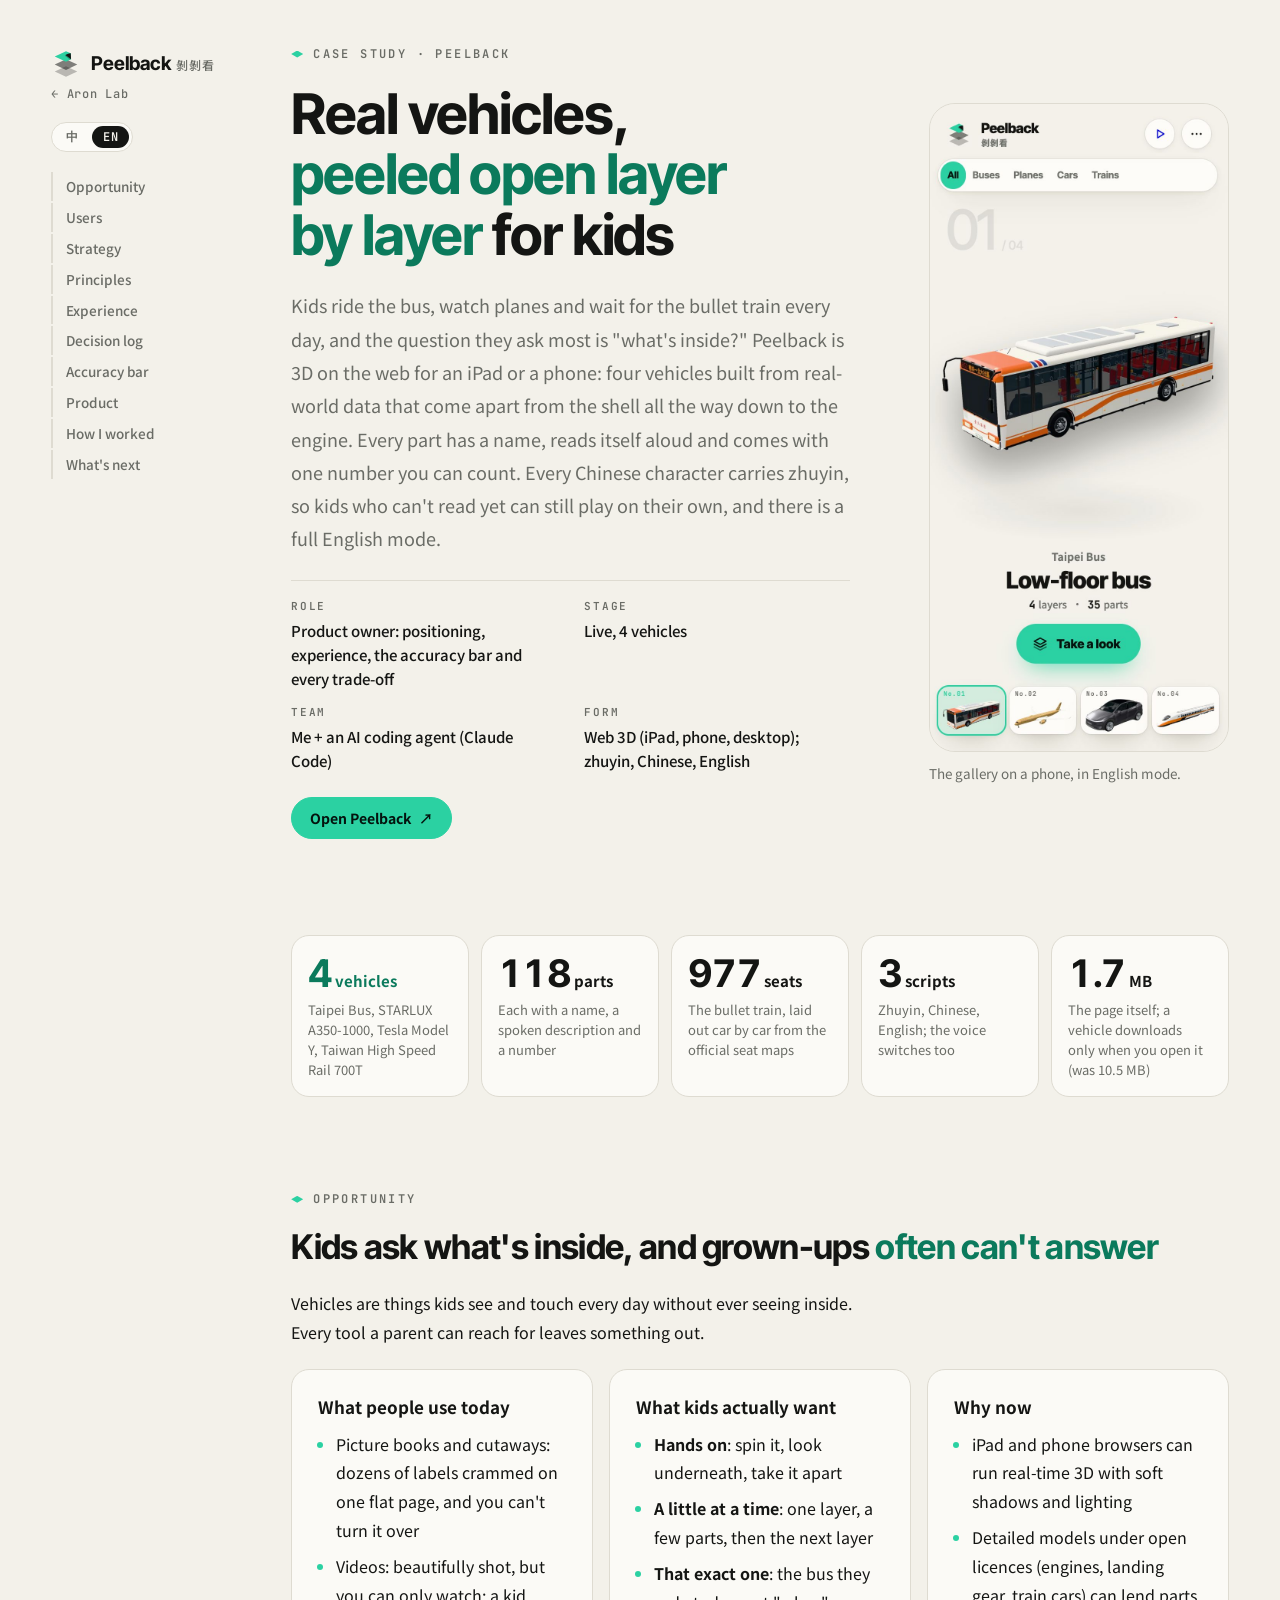
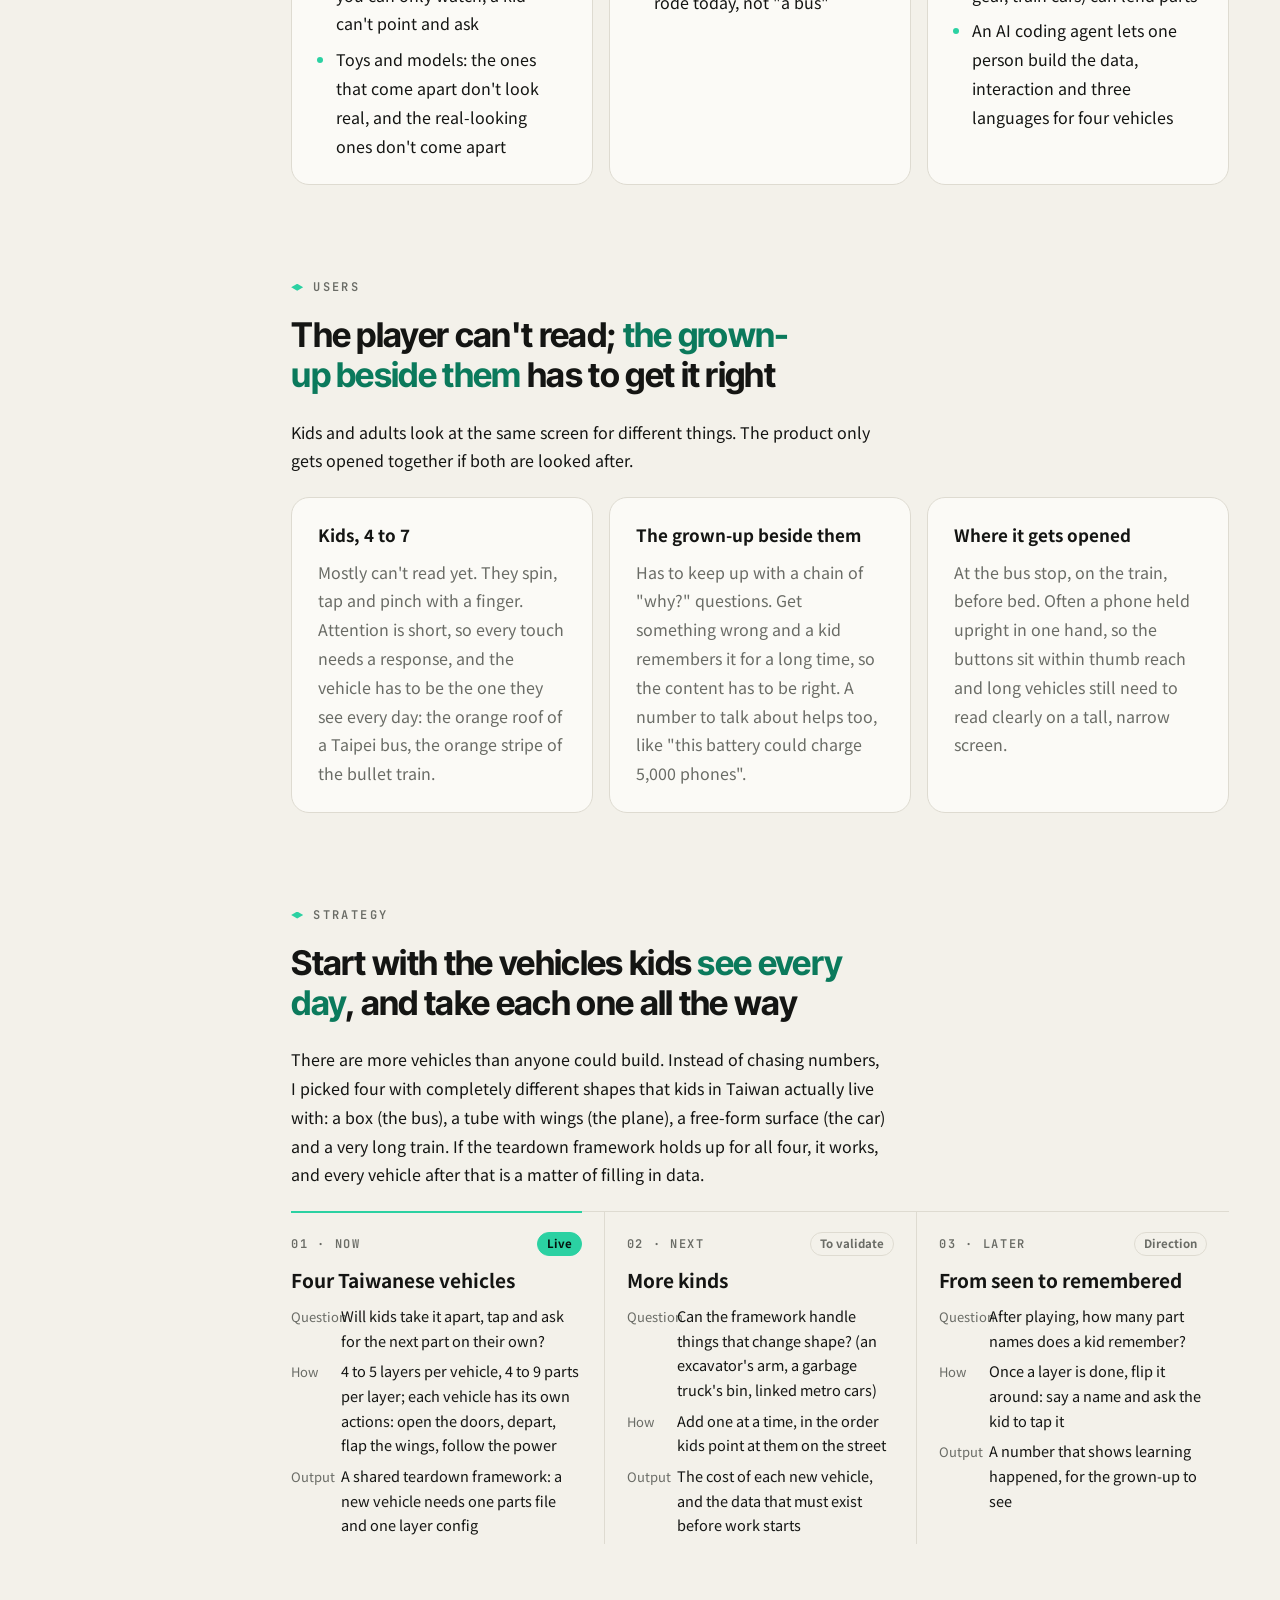
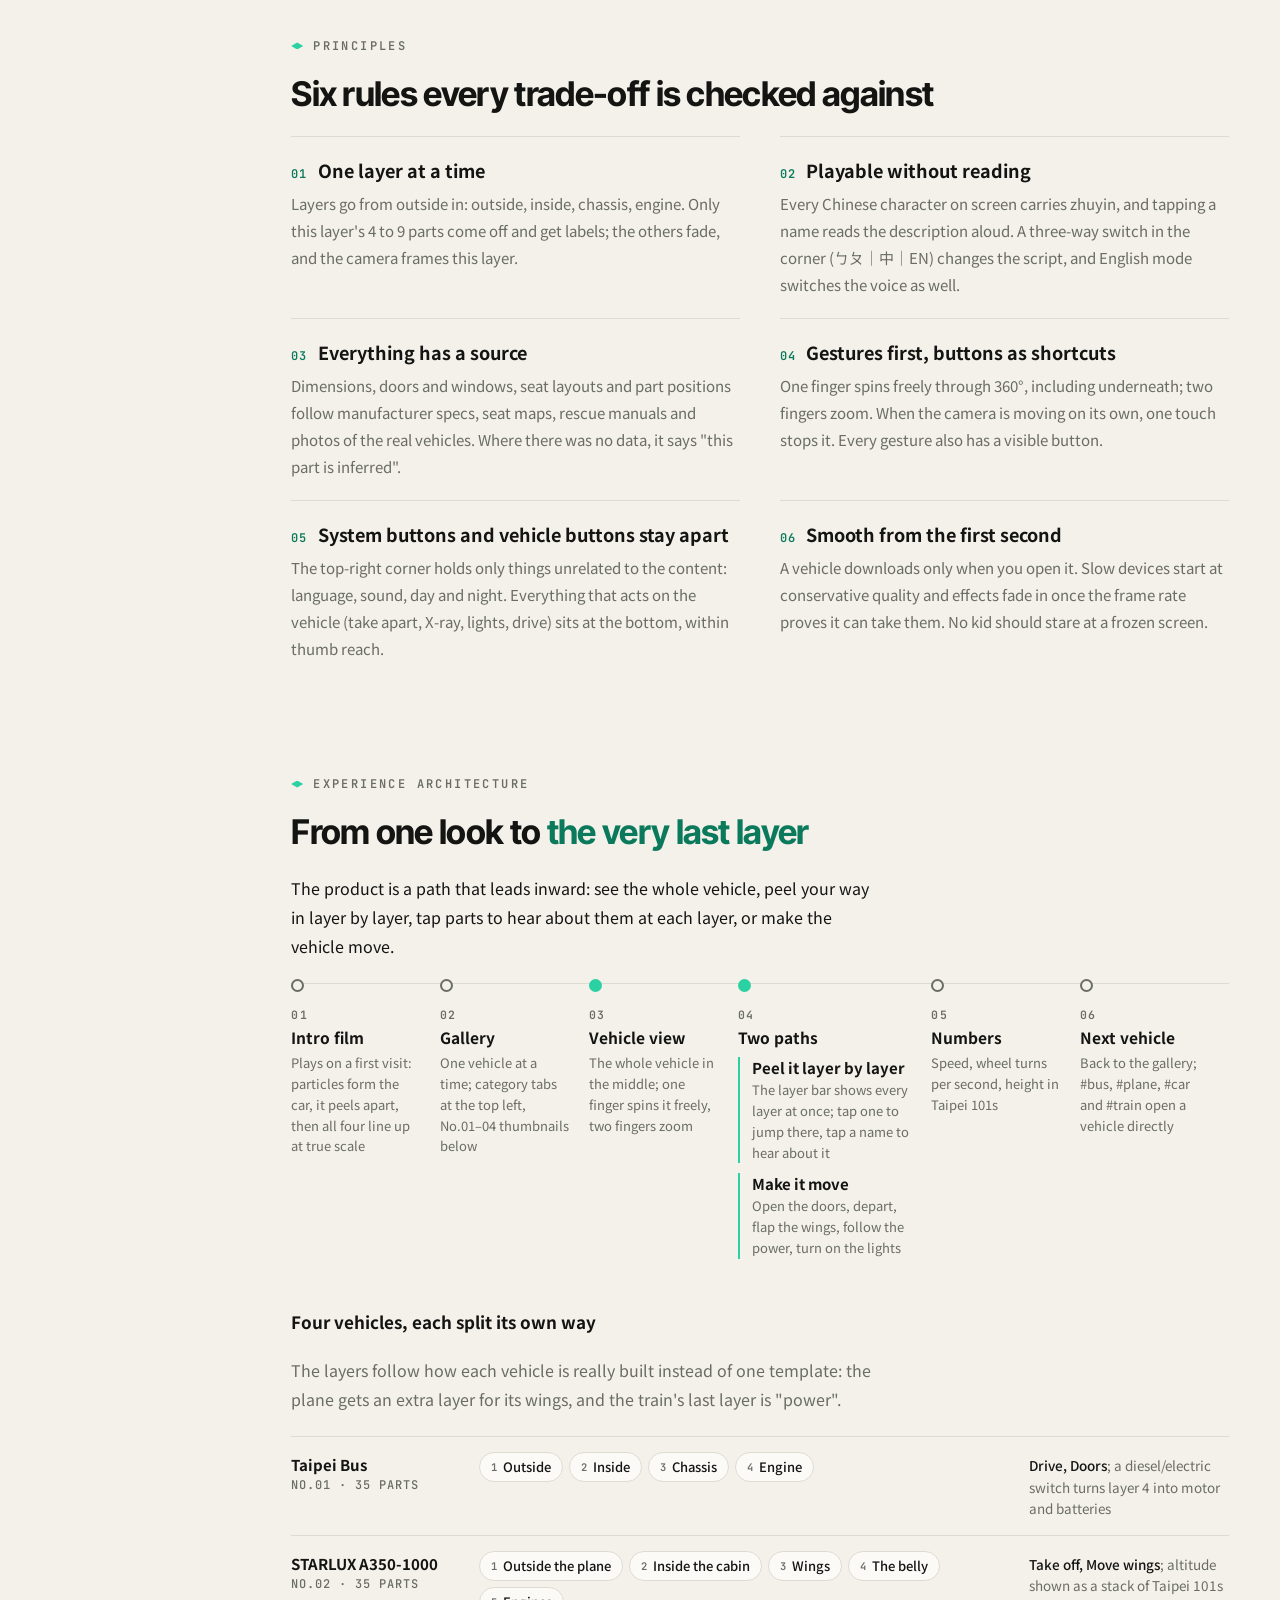
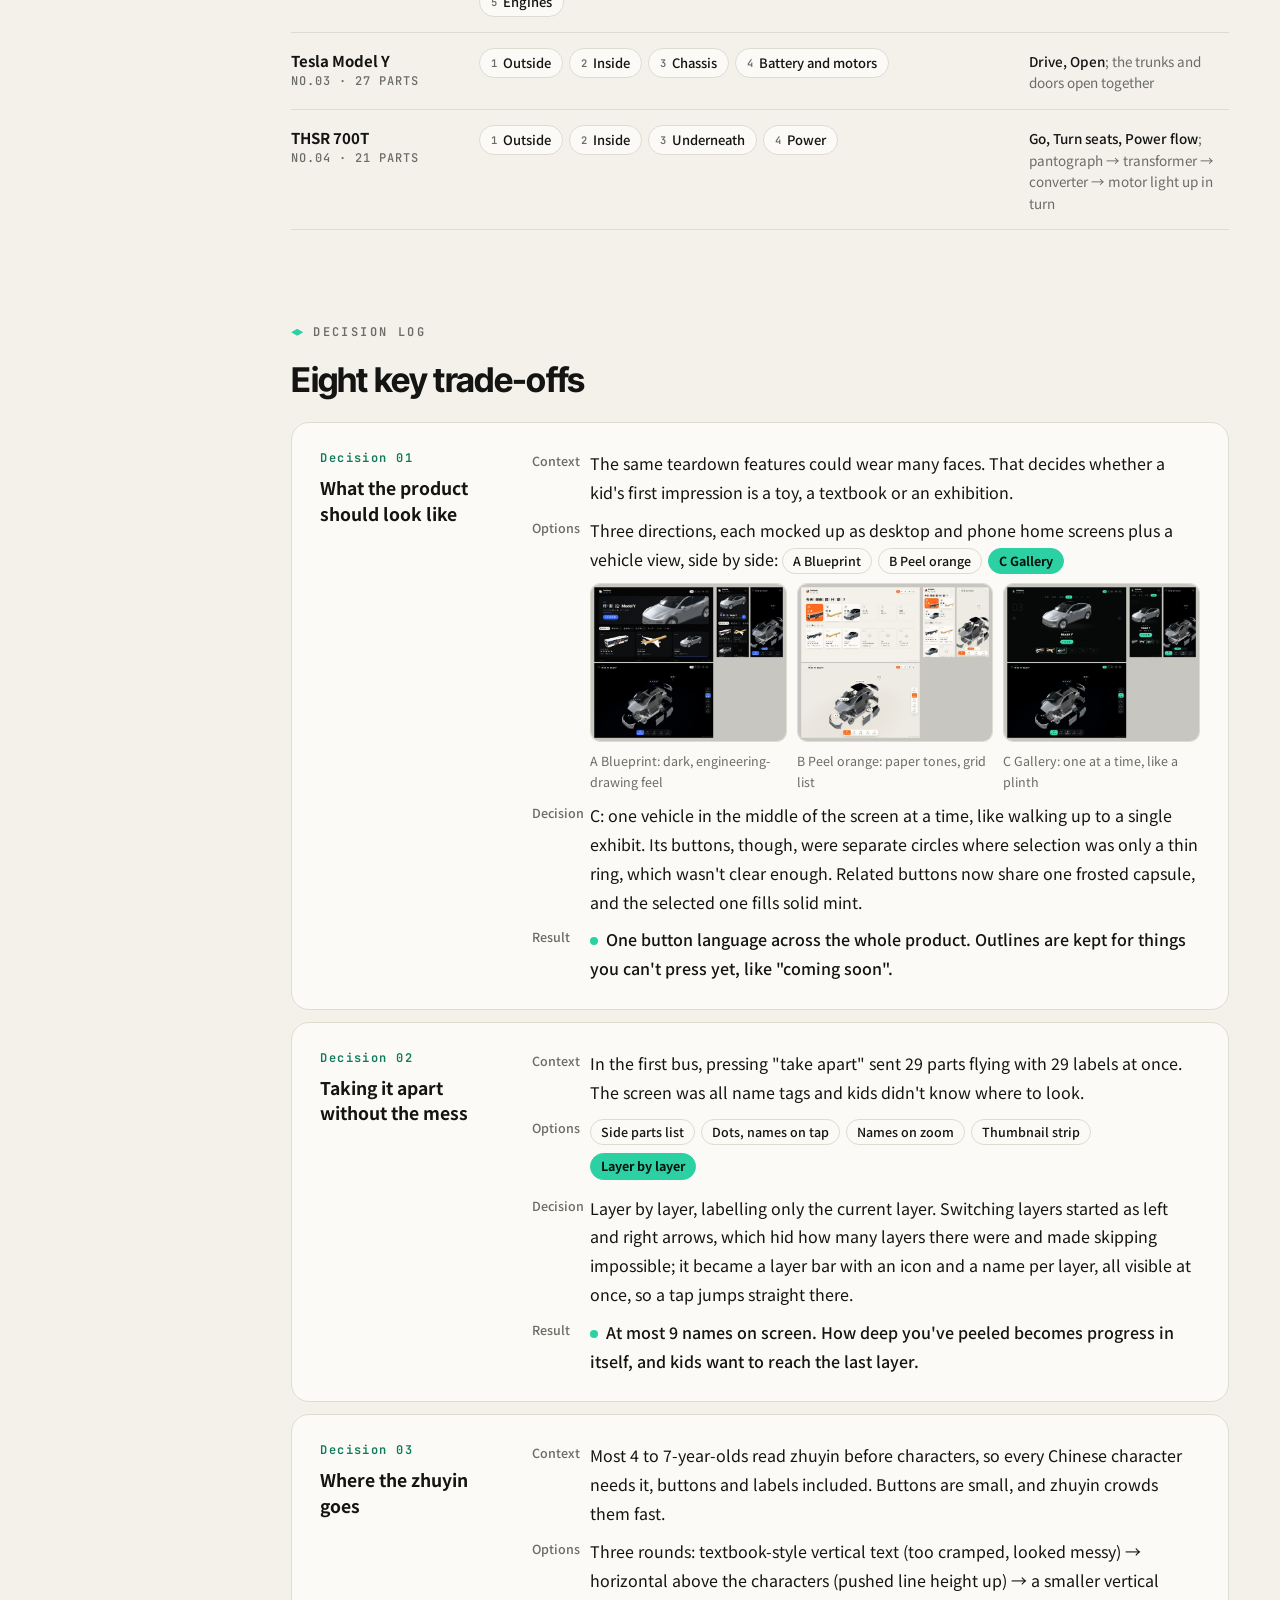
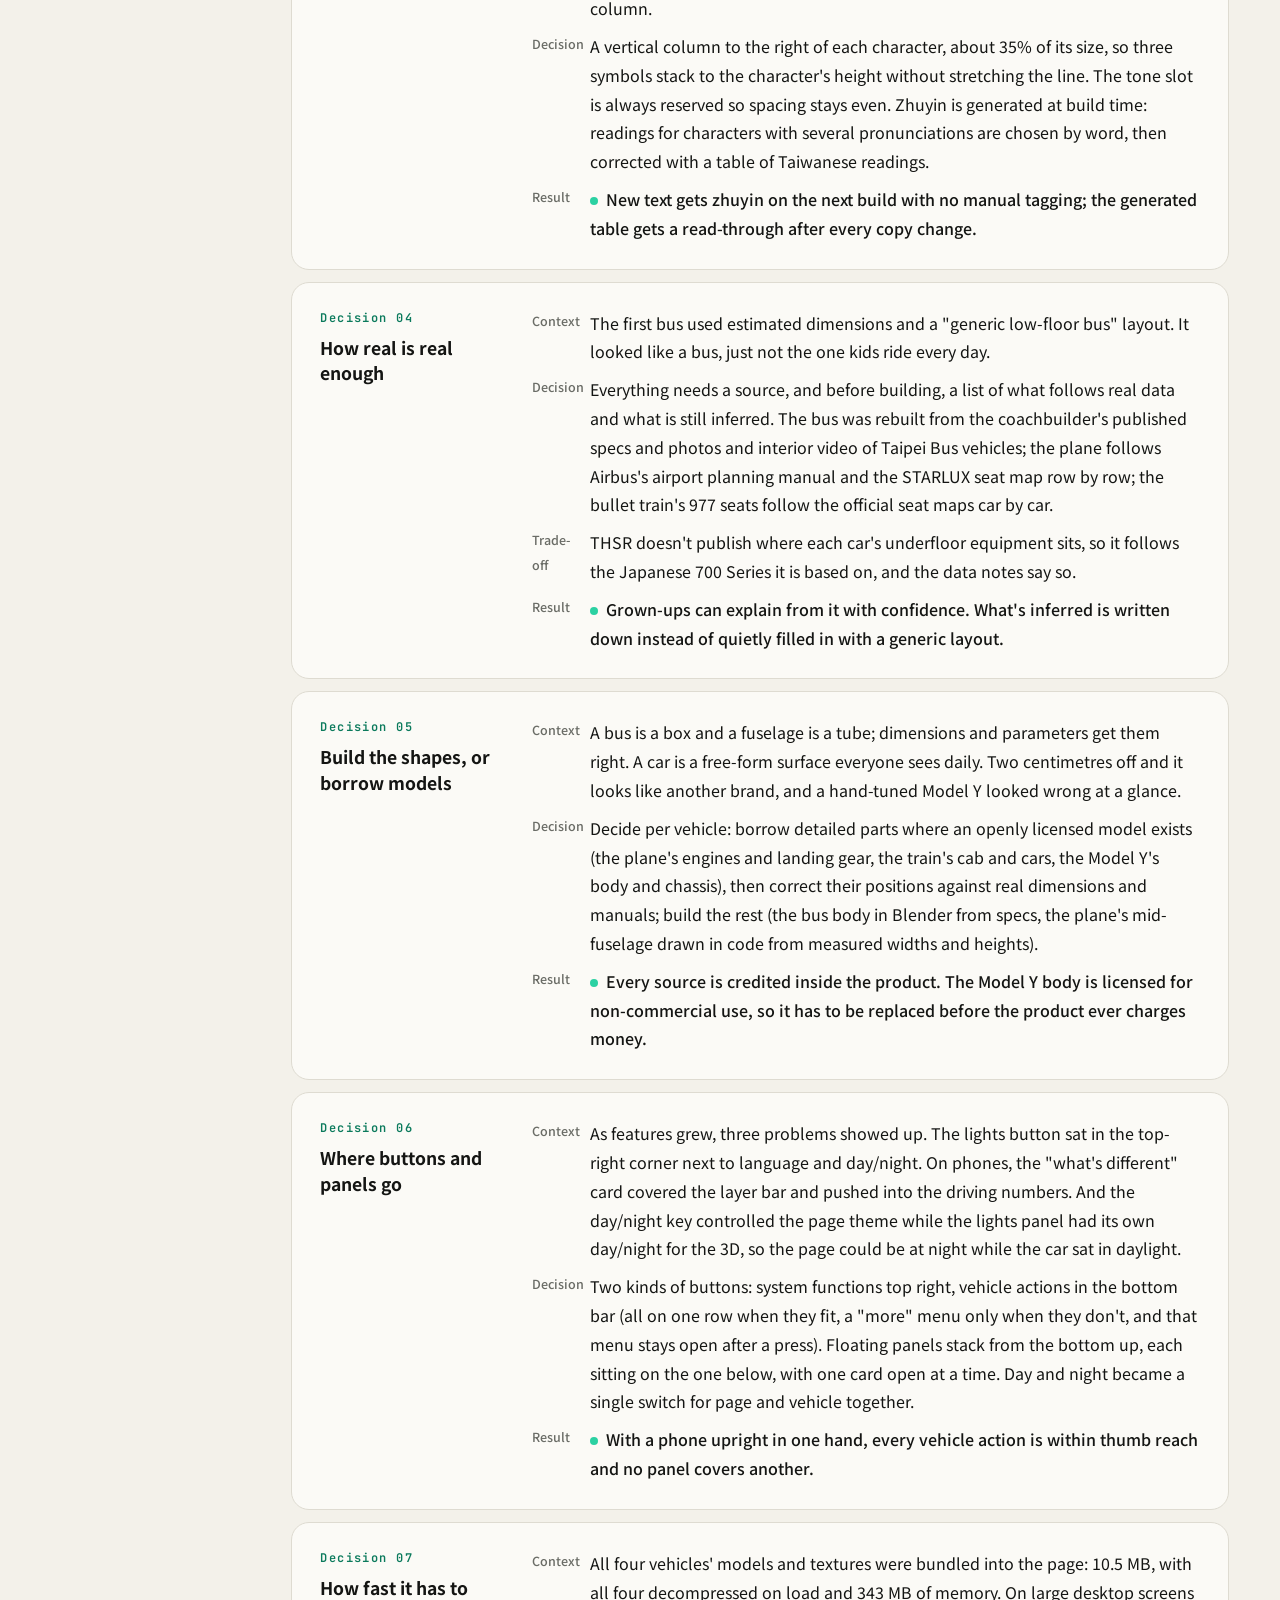
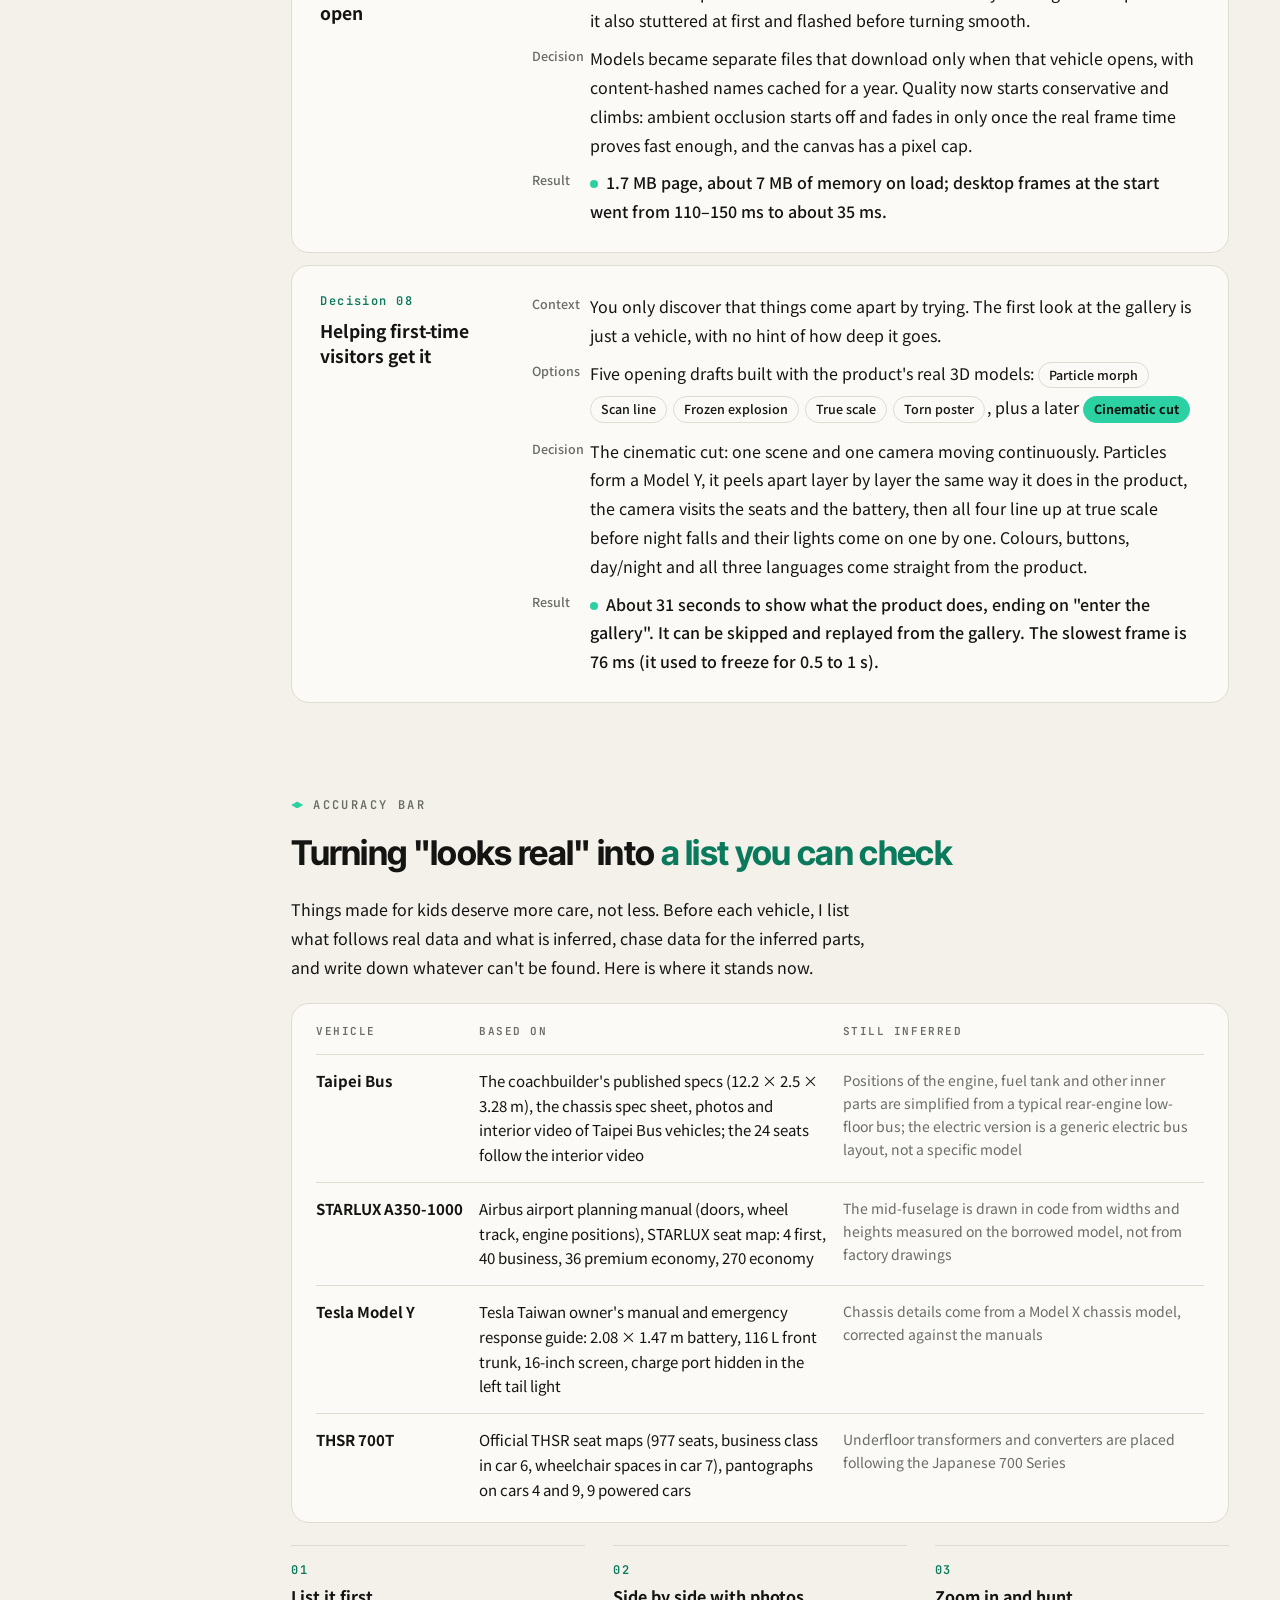
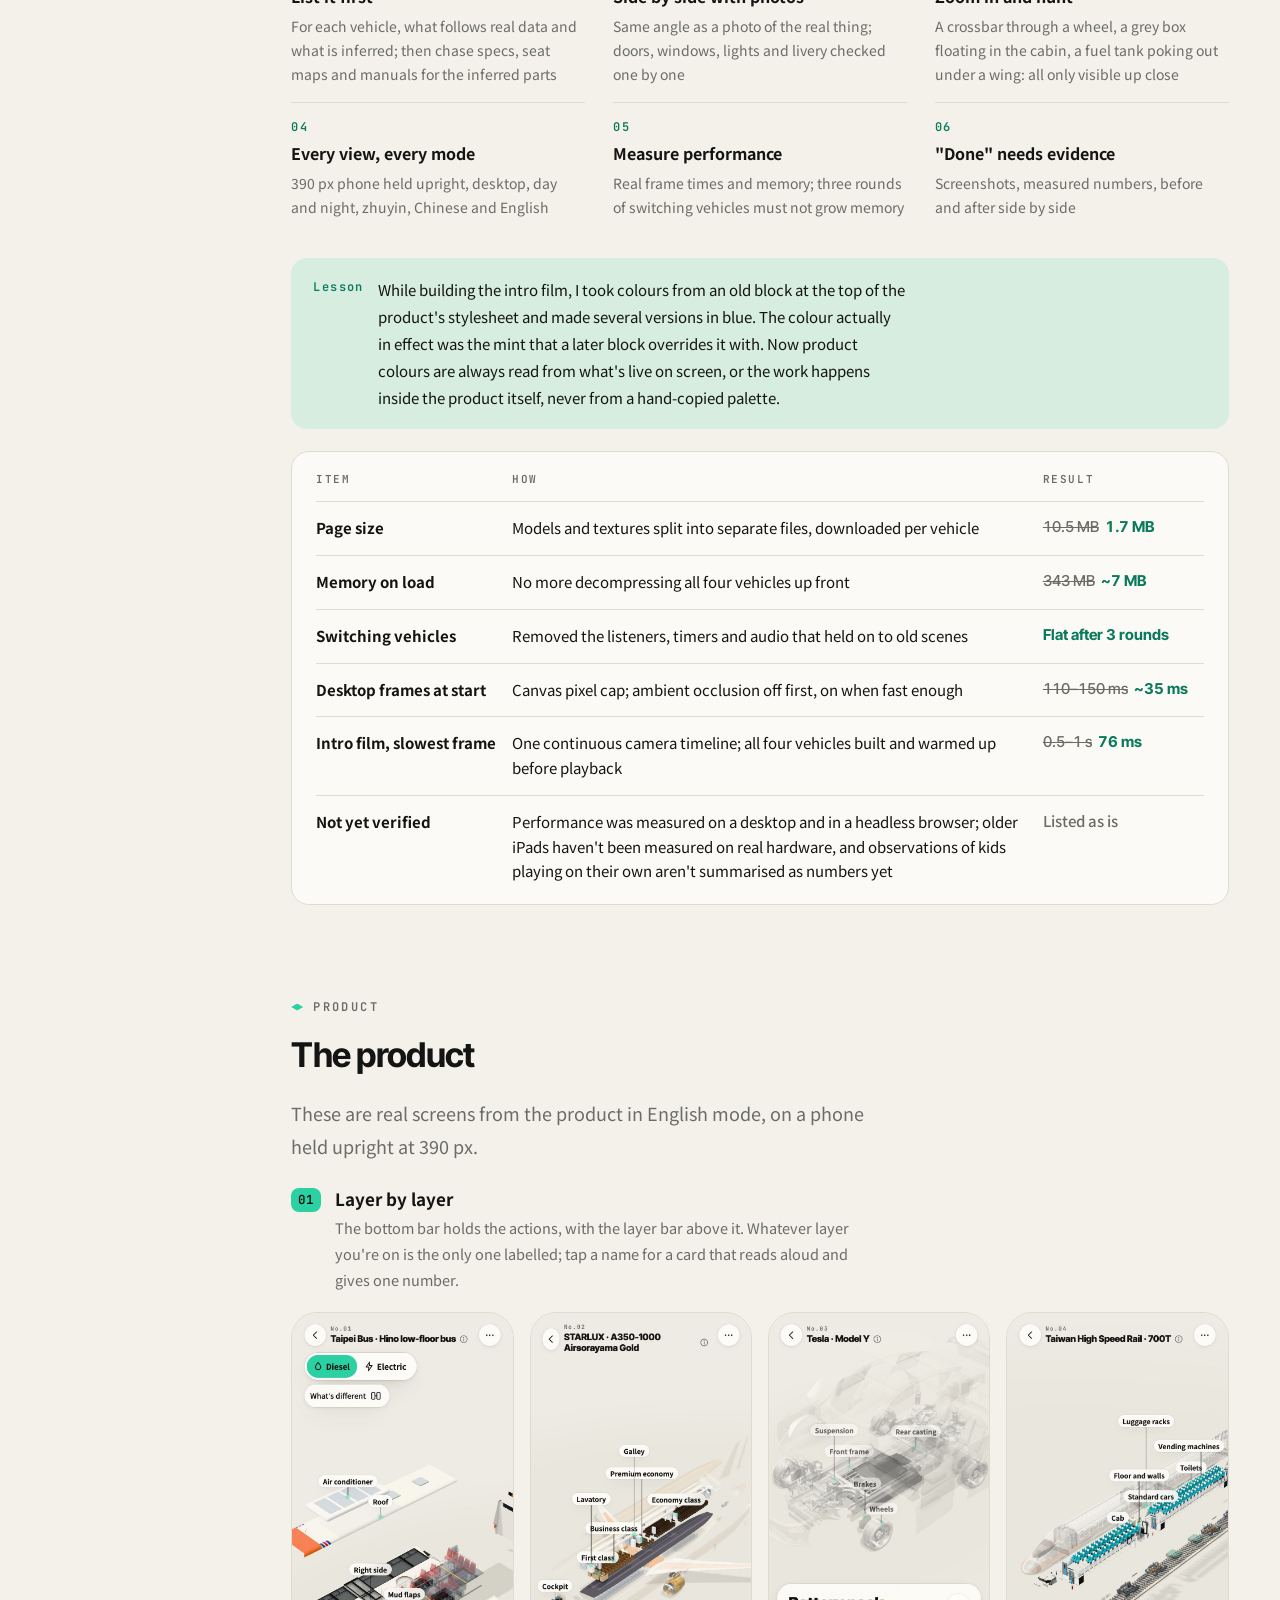
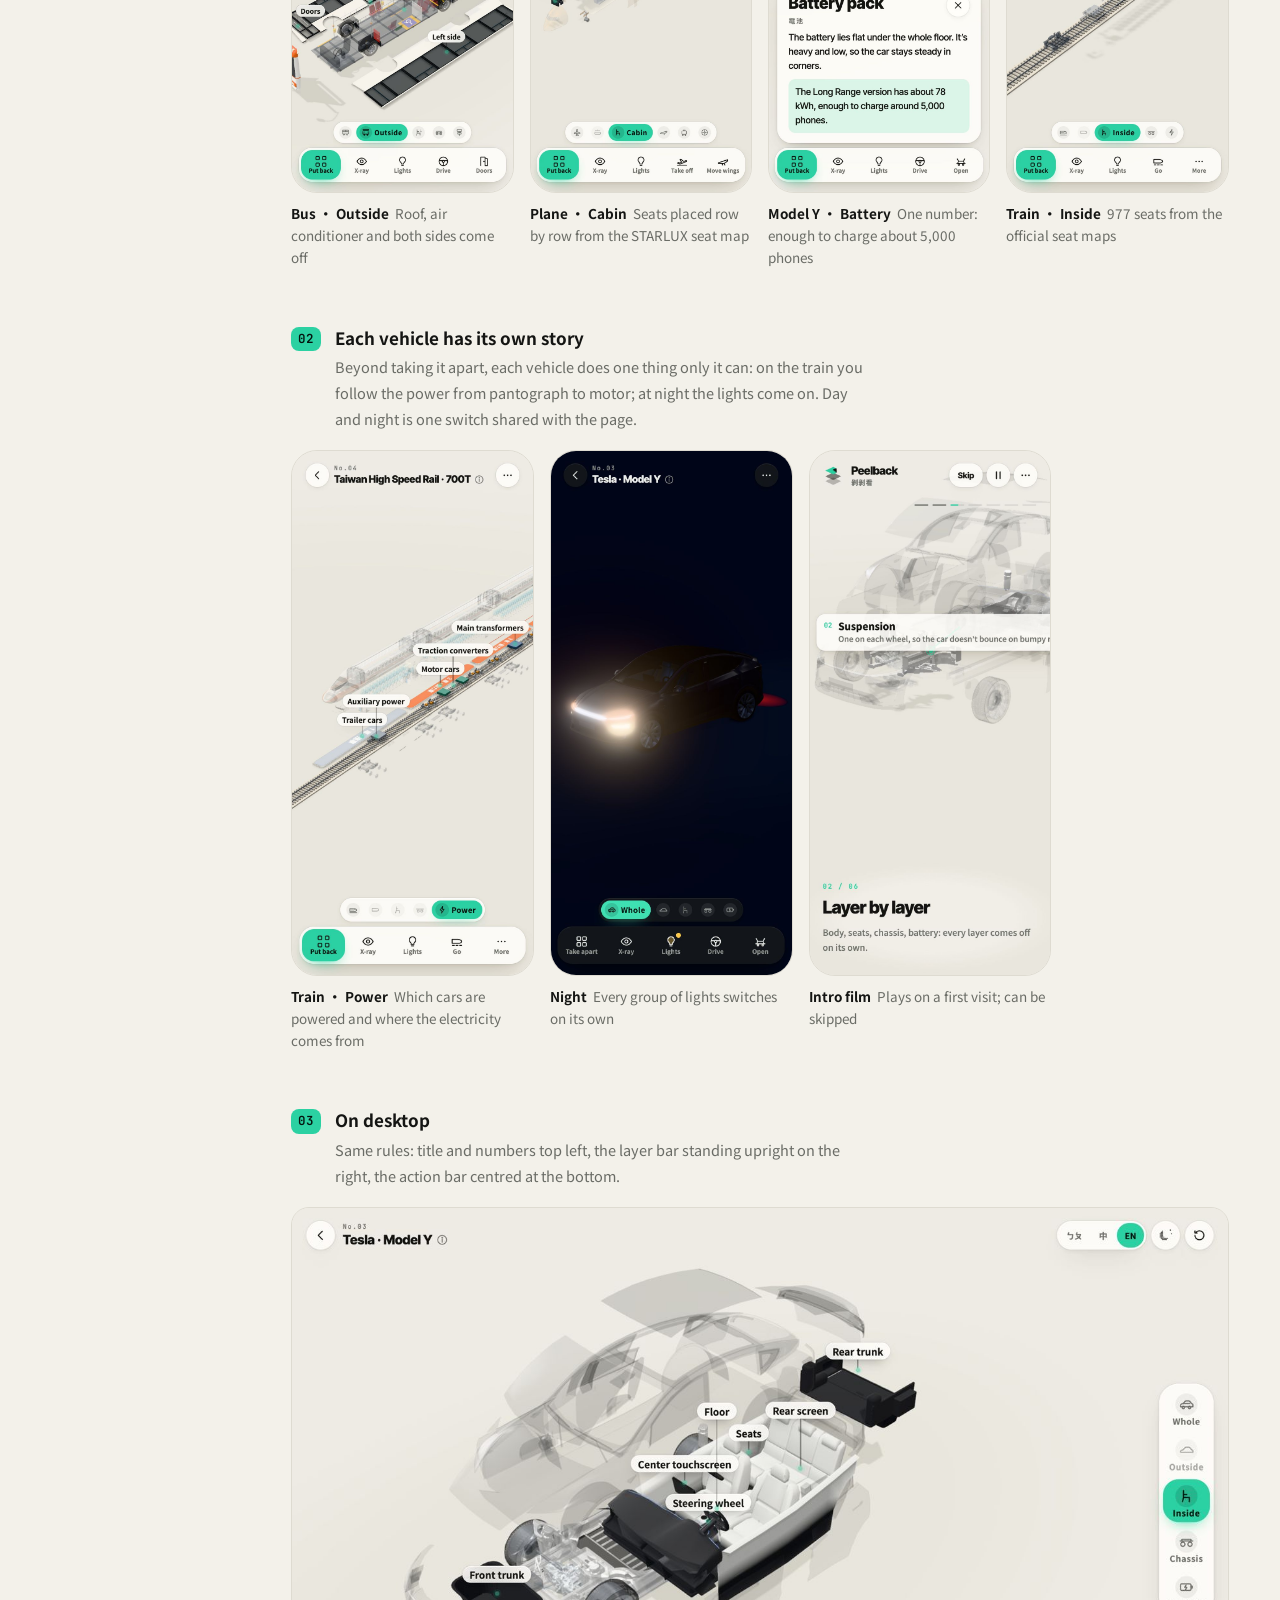
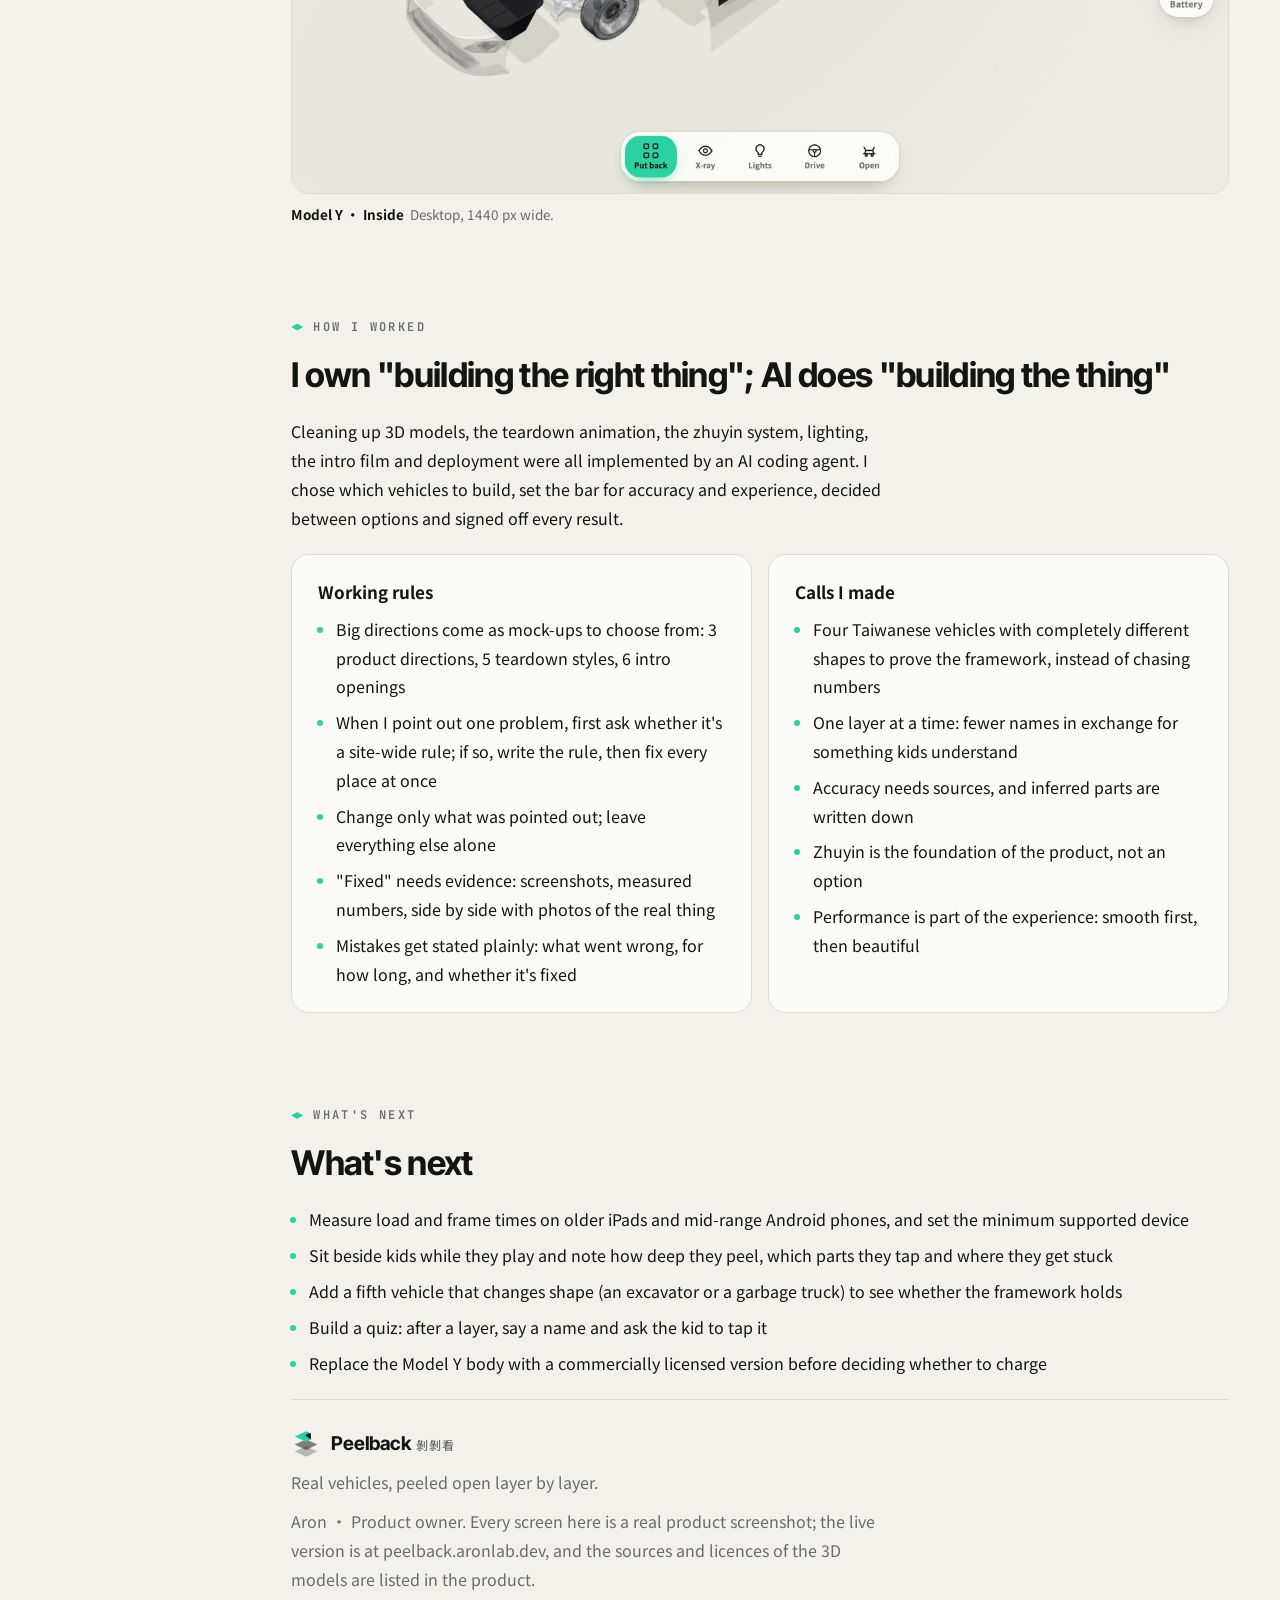
<file: peelback/case-study/index.html>
<!doctype html>
<html lang="zh-Hant">
<head>
<meta charset="utf-8">
<meta name="viewport" content="width=device-width, initial-scale=1, viewport-fit=cover">
<link rel="canonical" href="https://aronlab.dev/peelback/case-study/">
<link rel="alternate" hreflang="zh-Hant" href="https://aronlab.dev/peelback/case-study/?lang=zh">
<link rel="alternate" hreflang="en" href="https://aronlab.dev/peelback/case-study/en/">
<link rel="alternate" hreflang="x-default" href="https://aronlab.dev/peelback/case-study/">
<script>
  // 2026-11-24 剝剝看 Peelback 產品案例（產品經理角度），照 Everkeep、OneStroke 的做法放在 Aron Lab 底下（aronlab.dev/peelback/case-study/）。
  // 版型沿用 Everkeep 案例：電腦左邊目錄、手機右下角進度圓環。顏色用產品自己那一套（kit/style.css 最後生效的 v2「展廳」）：
  //   淺色紙色 #F3F1EA＋薄荷綠 #2BD1A2，深色近黑 #070808＋#3FE0B2。淺色版的薄荷太亮，小字改用壓深的 --accent-t。
  // 案例裡不寫具體的人名，家人一律寫「小朋友」。
  // 2026-11-25 中英雙語：英文版在 en/（截圖是產品的英文模式）。語言跟 Aron Lab 首頁同一套：網址的 ?lang= → 自己選過的（localStorage 的 lab.lang，整個 aronlab.dev 共用）
  //   → IP 地區（functions/peelback/case-study/index.js 寫進 <html data-geo>：台灣、香港、澳門、中國用中文，其他用英文）→ 瀏覽器語言。
  // 同一份網站也部署在 GitHub Pages；從 north7.github.io 進來的訪客轉到正式網域，路徑保留
  if (location.hostname === 'north7.github.io') location.replace('https://aronlab.dev' + location.pathname + location.search + location.hash);
  else (function () {
    var h = document.documentElement, q = new URLSearchParams(location.search).get('lang'), s = null;
    try { s = localStorage.getItem('lab.lang'); } catch (e) {}
    var g = h.dataset.geo, geo = /^[A-Z]{2}$/.test(g || '') ? (/^(TW|HK|MO|CN)$/.test(g) ? 'zh' : 'en') : null;
    var l = q === 'en' || q === 'zh' ? q : s === 'en' || s === 'zh' ? s : geo || ([].concat(navigator.languages || navigator.language || []).some(function (x) { return /^zh/i.test(x); }) ? 'zh' : 'en');
    if (l === 'en') location.replace('/peelback/case-study/en/' + location.hash);
  })();
</script>
<meta name="description" content="把真的交通工具一層一層剝開給小朋友看：機會、使用者、策略、產品原則、八個關鍵取捨、真實度標準與實際畫面。">
<meta property="og:type" content="article">
<meta property="og:title" content="剝剝看 Peelback｜產品案例 · Aron">
<meta property="og:description" content="把真的交通工具一層一層剝開給小朋友看：機會、使用者、策略、產品原則、八個關鍵取捨、真實度標準與實際畫面。">
<meta property="og:url" content="https://aronlab.dev/peelback/case-study/">
<meta property="og:image" content="https://aronlab.dev/assets/covers/peelback-case.jpg">
<meta name="twitter:card" content="summary_large_image">
<link rel="icon" href="data:image/svg+xml,%3Csvg xmlns='http://www.w3.org/2000/svg' viewBox='0 0 64 64'%3E%3Crect width='64' height='64' rx='15' fill='%230d1010'/%3E%3Cg transform='translate(8 6)'%3E%3Cpath d='M6 37.5L24 29 42 37.5 24 46z' fill='%23ecede8' opacity='.26'/%3E%3Cpath d='M6 26.5L24 18 42 26.5 24 35z' fill='%23ecede8' opacity='.52'/%3E%3Cpath d='M6 13.5L24 5 31.56 8.57 32.1 18.18 24 22z' fill='%233fe0b2'/%3E%3Cpath d='M31.56 8.57L32.1 18.18Q28.92 15.01 22.94 11.04Q27.85 8.4 31.56 8.57z' fill='%23ecede8'/%3E%3C/g%3E%3C/svg%3E">
<meta name="theme-color" content="#F3F1EA" media="(prefers-color-scheme: light)">
<meta name="theme-color" content="#070808" media="(prefers-color-scheme: dark)">
<title>剝剝看 Peelback｜產品案例 · Aron</title>
<link rel="preconnect" href="https://fonts.googleapis.com">
<link rel="stylesheet" href="https://fonts.googleapis.com/css2?family=Inter+Tight:wght@500;600;700;800&family=Noto+Sans+TC:wght@400;500;700;900&family=JetBrains+Mono:wght@400;500;600&display=swap">
<style>
/* 版面：跟產品同一套「展廳」——紙色底、墨色字，薄荷綠只標重點和「你在哪」；
   長捲動的產品案例，電腦左邊目錄（目前章節一條 2px 薄荷綠），手機右下角一顆進度圓環，點了展開目錄 */
:root {
  --bg: #F3F1EA; --card: #FBFAF6; --card2: #EBE8DF; --line: #DEDBD1; --fg: #141513; --muted: #6A6C66;
  --accent: #2BD1A2; --accent-t: #0B7A5C; --on-accent: #04130E; --soft: rgba(43, 209, 162, .14); --frame: #EBE8DF;
  --display: "Inter Tight", "Noto Sans TC", "PingFang TC", system-ui, sans-serif;
  --body: "Noto Sans TC", "PingFang TC", "Microsoft JhengHei", system-ui, sans-serif;
  --mono: "JetBrains Mono", ui-monospace, "SF Mono", Menlo, monospace;
  --gut: max(22px, env(safe-area-inset-left, 0px)); --gut-r: max(22px, env(safe-area-inset-right, 0px));
}
@media (prefers-color-scheme: dark) { :root:not([data-theme="light"]) {
  --bg: #070808; --card: #111313; --card2: #181B1B; --line: #232727; --fg: #ECEDE8; --muted: #959A95;
  --accent: #3FE0B2; --accent-t: #3FE0B2; --on-accent: #04130E; --soft: rgba(63, 224, 178, .13); --frame: #0F1111; color-scheme: dark } }
:root[data-theme="dark"] {
  --bg: #070808; --card: #111313; --card2: #181B1B; --line: #232727; --fg: #ECEDE8; --muted: #959A95;
  --accent: #3FE0B2; --accent-t: #3FE0B2; --on-accent: #04130E; --soft: rgba(63, 224, 178, .13); --frame: #0F1111; color-scheme: dark }

* { box-sizing: border-box; }
html { -webkit-text-size-adjust: 100%; }
body { background: var(--bg); color: var(--fg); font: 400 16px/1.8 var(--body); margin: 0; padding-left: var(--gut); padding-right: var(--gut-r); }
@media (min-width: 901px) { body { padding-left: clamp(32px, 4vw, 56px); padding-right: clamp(32px, 4vw, 56px); } }
a { color: inherit; }
.wrap { max-width: 1180px; margin: 0 auto; padding-block: 48px 110px; display: grid; grid-template-columns: 184px minmax(0, 1fr); gap: 56px; }

/* 品牌：產品的標誌（三片板子往上拆開，最上面那片右上角往回捲） */
.brand { display: flex; align-items: center; gap: 10px; font: 700 19px var(--display); letter-spacing: -.01em; }
.brand svg { width: 30px; height: 30px; flex: none; }
.brand small { font: 500 12px var(--body); color: var(--muted); letter-spacing: .08em; margin-left: 2px; }
.mk-ink { fill: var(--fg); }
.mk-acc { fill: var(--accent); }

/* 目錄 */
nav.toc { position: sticky; top: calc(28px + env(safe-area-inset-top, 0px)); align-self: start; display: flex; flex-direction: column; gap: 2px; font: 500 13.5px/1.4 var(--body); }
.who { font: 500 12px var(--mono); letter-spacing: .06em; color: var(--muted); margin: 6px 0 18px; text-decoration: none; }
.who:hover { color: var(--fg); }
nav.toc a { color: var(--muted); text-decoration: none; padding: 5px 0 5px 13px; border-left: 2px solid var(--line); }
nav.toc a:hover, nav.toc a:focus-visible { color: var(--fg); outline: none; }
nav.toc a.on { color: var(--fg); border-left-color: var(--accent); }
nav.toc a.who { border-left: 0; padding: 0; }

main { min-width: 0; display: flex; flex-direction: column; gap: 96px; }
section { display: flex; flex-direction: column; gap: 22px; scroll-margin-top: 28px; }
.eyebrow { display: flex; align-items: center; gap: 10px; font: 600 12px/1 var(--mono); letter-spacing: .2em; text-transform: uppercase; color: var(--muted); }
.eyebrow::before { content: ""; width: 12px; height: 7px; background: var(--accent); clip-path: polygon(0 50%, 50% 0, 100% 50%, 50% 100%); }
h1 { font: 900 clamp(34px, 5.4vw, 58px)/1.16 var(--body); letter-spacing: -.01em; margin: 0; text-wrap: balance; }
h1 em, h2 em { font-style: normal; color: var(--accent-t); }
.nb { display: inline-block; }   /* 標題按詞組換行，不在詞中間斷開 */
h2 { font: 900 clamp(25px, 3.3vw, 34px)/1.3 var(--body); margin: 0; text-wrap: balance; }
h3 { font: 700 17px/1.5 var(--body); margin: 0; }
p { margin: 0; max-width: 66ch; }
.lede { font-size: 18px; line-height: 1.85; color: var(--muted); max-width: 58ch; }
.muted { color: var(--muted); }
.card { background: var(--card); border: 1px solid var(--line); border-radius: 18px; padding: 24px 26px; display: flex; flex-direction: column; gap: 10px; min-width: 0; }
ul.plain { margin: 0; padding-left: 1.1em; display: flex; flex-direction: column; gap: 7px; }
ul.plain li::marker { color: var(--accent); }
.g2 { display: grid; grid-template-columns: repeat(2, minmax(0, 1fr)); gap: 16px; }
.g3 { display: grid; grid-template-columns: repeat(3, minmax(0, 1fr)); gap: 16px; }
q { quotes: "「" "」"; }

/* 開頭 */
.hero { display: grid; grid-template-columns: minmax(0, 1.25fr) minmax(0, .75fr); gap: 44px; align-items: center; }
.hero .txt { display: flex; flex-direction: column; gap: 24px; }
.hv { justify-self: end; width: min(100%, 300px); display: flex; flex-direction: column; gap: 10px; margin: 0; }
.meta { display: grid; grid-template-columns: repeat(2, minmax(0, 1fr)); gap: 16px 28px; padding-top: 20px; border-top: 1px solid var(--line); margin: 0; }
.meta dt { font: 600 11px/1 var(--mono); letter-spacing: .16em; text-transform: uppercase; color: var(--muted); margin-bottom: 7px; }
.meta dd { margin: 0; font-weight: 500; font-size: 15px; line-height: 1.6; }
.cta { display: flex; flex-wrap: wrap; gap: 10px; }
.btn { display: inline-flex; align-items: center; gap: 8px; text-decoration: none; font: 700 14px/1 var(--body); padding: 13px 18px; border-radius: 99px; border: 1px solid var(--line); background: var(--card); }
.btn.pri { background: var(--accent); color: var(--on-accent); border-color: var(--accent); }
.btn:focus-visible { outline: 2px solid var(--accent-t); outline-offset: 2px; }

/* 關鍵數字 */
.nums { display: grid; grid-template-columns: repeat(5, minmax(0, 1fr)); gap: 12px; margin: 0; padding: 0; list-style: none; }
.nums li { background: var(--card); border: 1px solid var(--line); border-radius: 18px; padding: 18px 16px 16px; display: flex; flex-direction: column; gap: 8px; }
.nums b { font: 700 clamp(28px, 3.3vw, 38px)/1 var(--display); letter-spacing: -.02em; font-variant-numeric: tabular-nums; }
.nums b small { font: 700 15px var(--body); margin-left: 3px; letter-spacing: 0; }
.nums li:first-child b { color: var(--accent-t); }
.nums span { font-size: 13px; line-height: 1.55; color: var(--muted); }

/* 三段路線 */
.road { display: grid; grid-template-columns: repeat(3, minmax(0, 1fr)); border-top: 1px solid var(--line); }
.stage { padding: 20px 22px 6px 0; display: flex; flex-direction: column; gap: 10px; position: relative; min-width: 0; }
.stage + .stage { padding-left: 22px; border-left: 1px solid var(--line); }
.stage::before { content: ""; position: absolute; top: -1px; left: 0; right: 0; height: 2px; background: transparent; }
.stage.now::before { background: var(--accent); right: 22px; }
.stage .k { display: flex; align-items: baseline; justify-content: space-between; gap: 10px; font: 600 12px/1 var(--mono); letter-spacing: .14em; color: var(--muted); text-transform: uppercase; }
.pill { font: 700 11.5px/1 var(--body); letter-spacing: 0; padding: 5px 9px; border-radius: 99px; border: 1px solid var(--line); color: var(--muted); white-space: nowrap; text-transform: none; }
.stage.now .pill { background: var(--accent); border-color: var(--accent); color: var(--on-accent); }
.stage h3 { font-size: 19px; }
.stage dl { margin: 0; display: grid; grid-template-columns: 40px minmax(0, 1fr); gap: 6px 10px; font-size: 14.5px; line-height: 1.7; }
.stage dt { color: var(--muted); font-size: 13px; line-height: 1.95; }
.stage dd { margin: 0; }

/* 產品原則 */
.rules { display: grid; grid-template-columns: repeat(2, minmax(0, 1fr)); gap: 0 40px; }
.rule { display: flex; flex-direction: column; gap: 6px; padding: 20px 0; border-top: 1px solid var(--line); }
.rule h3 { font-size: 18px; display: flex; gap: 10px; align-items: baseline; }
.rule h3 span { font: 600 12px var(--mono); color: var(--accent-t); letter-spacing: .1em; }
.rule p { color: var(--muted); font-size: 15px; }

/* 體驗架構：一條流程，第四站分成兩條路 */
.flow { display: grid; grid-template-columns: repeat(3, minmax(0, 1fr)) minmax(0, 1.3fr) repeat(2, minmax(0, 1fr)); align-items: stretch; }
.st { position: relative; padding: 16px 18px 16px 0; display: flex; flex-direction: column; gap: 5px; min-width: 0; }
.st::before { content: ""; position: absolute; top: 0; left: 0; right: 0; height: 1px; background: var(--line); }
.st::after { content: ""; position: absolute; top: -4px; left: 0; width: 9px; height: 9px; border-radius: 50%; background: var(--bg); border: 2px solid var(--muted); }
.st.key::after { background: var(--accent); border-color: var(--accent); }
.st .n { font: 600 11.5px var(--mono); letter-spacing: .12em; color: var(--muted); margin-top: 8px; }
.st b { font: 700 15.5px/1.4 var(--body); }
.st small { font-size: 13px; line-height: 1.6; color: var(--muted); }
.st .fork { display: flex; flex-direction: column; gap: 10px; margin-top: 4px; }
.st .fork div { padding-left: 12px; border-left: 2px solid var(--accent); display: flex; flex-direction: column; gap: 2px; }
.st .fork div b { font-size: 15px; }

/* 四台車的層：每一格就是產品裡層數列的一格 */
.layers { display: flex; flex-direction: column; }
.ly { display: grid; grid-template-columns: 170px minmax(0, 1fr) 200px; gap: 18px; padding: 15px 0; border-top: 1px solid var(--line); align-items: baseline; }
.ly:last-child { border-bottom: 1px solid var(--line); }
.ly .lab { font: 700 15px var(--body); }
.ly .lab span { display: block; font: 500 12px var(--mono); letter-spacing: .08em; color: var(--muted); margin-top: 2px; }
.ly .act { font-size: 13.5px; color: var(--muted); line-height: 1.6; }
.ly .act b { color: var(--fg); font-weight: 500; }
.chips { display: flex; flex-wrap: wrap; gap: 6px; align-items: center; }
.chip { display: inline-flex; align-items: center; gap: 6px; font: 500 13px/1 var(--body); padding: 7px 11px; border-radius: 99px; background: var(--card); border: 1px solid var(--line); }
.chip i { font: 600 10.5px var(--mono); font-style: normal; color: var(--muted); }
.chips .arr { color: var(--muted); font-size: 12px; }

/* 決策紀錄 */
.decs { display: flex; flex-direction: column; gap: 12px; }
.dec { background: var(--card); border: 1px solid var(--line); border-radius: 18px; padding: 26px 28px; display: grid; grid-template-columns: 190px minmax(0, 1fr); gap: 22px; }
.dec .when { font: 600 12px/1.5 var(--mono); color: var(--accent-t); letter-spacing: .12em; }
.dec .when h3 { font: 700 17.5px/1.45 var(--body); color: var(--fg); letter-spacing: 0; margin-top: 8px; }
.dec dl { margin: 0; display: grid; grid-template-columns: 44px minmax(0, 1fr); gap: 9px 14px; }
.dec dt { font: 500 12.5px/1.95 var(--body); color: var(--muted); }
.dec dd { margin: 0; }
.dec dd.out { font-weight: 500; }
.dec dd.out::before { content: ""; display: inline-block; width: 8px; height: 8px; border-radius: 50%; background: var(--accent); margin-right: 8px; vertical-align: 1px; }
.dec .chip { font-size: 12.5px; padding: 6px 10px; margin: 0 2px 5px 0; }
.dec .chip.pick { background: var(--accent); border-color: var(--accent); color: var(--on-accent); font-weight: 700; }
.dirs { display: grid; grid-template-columns: repeat(3, minmax(0, 1fr)); gap: 10px; margin-top: 4px; }
.dirs figure img { border-radius: 10px; }
.dirs figcaption { font-size: 12.5px; }

/* 品質標準 */
.steps { display: grid; grid-template-columns: repeat(3, minmax(0, 1fr)); gap: 0 28px; counter-reset: s; margin: 0; padding: 0; list-style: none; }
.steps li { counter-increment: s; padding: 16px 0; border-top: 1px solid var(--line); display: flex; flex-direction: column; gap: 4px; }
.steps li::before { content: counter(s, decimal-leading-zero); font: 600 12px var(--mono); letter-spacing: .12em; color: var(--accent-t); }
.steps b { font-size: 16px; }
.steps span { font-size: 14px; color: var(--muted); line-height: 1.7; }
.lesson { background: var(--soft); border-radius: 16px; padding: 18px 22px; display: flex; gap: 14px; align-items: flex-start; }
.lesson b { flex: none; font: 600 12px/1.9 var(--mono); letter-spacing: .12em; color: var(--accent-t); }
.lesson p { font-size: 15px; }
figure { margin: 0; display: flex; flex-direction: column; gap: 9px; min-width: 0; }
figure img { width: 100%; height: auto; display: block; border-radius: 16px; border: 1px solid var(--line); background: var(--frame); }
figcaption { font-size: 13.5px; color: var(--muted); line-height: 1.65; }
figcaption b { color: var(--fg); margin-right: 6px; }
.tbl { overflow-x: auto; background: var(--card); border: 1px solid var(--line); border-radius: 18px; padding: 6px 24px; }
table { border-collapse: collapse; width: 100%; min-width: 660px; font-size: 15px; }
th, td { text-align: left; padding: 14px 16px 14px 0; border-bottom: 1px solid var(--line); vertical-align: top; line-height: 1.65; }
tr:last-child td { border-bottom: 0; }
th { font: 600 11px/1.4 var(--mono); letter-spacing: .14em; text-transform: uppercase; color: var(--muted); }
td:first-child { font-weight: 700; white-space: nowrap; }
td.guess { color: var(--muted); font-size: 14px; }
td.res { font: 700 15px/1.5 var(--display); font-variant-numeric: tabular-nums; white-space: nowrap; }
td.res s { color: var(--muted); font-weight: 500; text-decoration-thickness: 1px; margin-right: 6px; }
td.res em { font-style: normal; color: var(--accent-t); }
td.res.no { color: var(--muted); font-family: var(--body); font-weight: 500; white-space: normal; }

/* 產品畫面 */
.tour { display: flex; flex-direction: column; gap: 56px; }
.tg { display: flex; flex-direction: column; gap: 18px; }
.tgh { display: flex; gap: 14px; align-items: flex-start; }
.tgh p { font-size: 14.5px; margin-top: 4px; }
.tn { flex: none; font: 600 12.5px/1 var(--mono); color: var(--on-accent); background: var(--accent); border-radius: 8px; padding: 6px 7px; margin-top: 2px; }
.phones { display: grid; grid-template-columns: repeat(4, minmax(0, 1fr)); gap: 16px; align-items: start; }
.phones.three { grid-template-columns: repeat(3, minmax(0, 1fr)); max-width: 760px; }
.ph .fr { border: 1px solid var(--line); border-radius: 26px; overflow: hidden; background: var(--frame); aspect-ratio: 390 / 844; }
.ph .fr img { width: 100%; height: 100%; object-fit: cover; border: 0; border-radius: 0; }
.wide img { border-radius: 18px; }

.close { border-top: 1px solid var(--line); padding-top: 28px; display: flex; flex-direction: column; gap: 10px; }

/* 手機目錄：右下角一顆進度圓環，點了從邊緣長出目錄 */
.mtoc { display: none; }
@media (max-width: 900px) {
  .wrap { grid-template-columns: minmax(0, 1fr); gap: 0; padding-block: 24px 88px; }
  nav.toc { display: none; }
  .mtop { display: flex; flex-direction: column; gap: 2px; margin-bottom: 28px; }
  main { gap: 68px; }
  .hero, .g2, .g3, .rules { grid-template-columns: minmax(0, 1fr); }
  .hero { gap: 28px; }
  .hv { justify-self: center; width: min(100%, 280px); }
  .nums { grid-template-columns: repeat(2, minmax(0, 1fr)); }
  .nums li:first-child { grid-column: 1 / -1; }
  .road { grid-template-columns: minmax(0, 1fr); border-top: 0; }
  .stage, .stage + .stage { padding: 18px 0; border-left: 0; border-top: 1px solid var(--line); }
  .stage.now::before { right: 0; }
  .flow { grid-template-columns: minmax(0, 1fr); }
  .st { padding: 0 0 18px 26px; }
  .st::before { top: 0; bottom: 0; left: 4px; right: auto; width: 1px; height: auto; }
  .st::after { top: 6px; }
  .st .n { margin-top: 0; }
  .ly { grid-template-columns: minmax(0, 1fr); gap: 8px; }
  .dec { grid-template-columns: minmax(0, 1fr); gap: 12px; padding: 22px 20px; }
  .dec dl { grid-template-columns: minmax(0, 1fr); gap: 2px; }
  .dec dd + dt { margin-top: 10px; }
  .dec dt { line-height: 1.6; }
  .dirs { display: flex; overflow-x: auto; scroll-snap-type: x mandatory; gap: 10px; padding-bottom: 6px; }
  .dirs figure { flex: none; width: 78%; scroll-snap-align: start; }
  .steps { grid-template-columns: minmax(0, 1fr); }
  .tbl { padding: 6px 20px; }
  /* 手機上表格不橫向捲：每一列變成直排，欄名寫在格子前面 */
  table.stk { min-width: 0; }
  table.stk thead { display: none; }
  table.stk tr { display: block; padding: 14px 0; border-bottom: 1px solid var(--line); }
  table.stk tr:last-child { border-bottom: 0; }
  table.stk td { display: block; border: 0; padding: 2px 0; white-space: normal; }
  table.stk td::before { display: block; font: 600 10.5px/1.4 var(--mono); letter-spacing: .14em; color: var(--muted); margin-top: 6px; }
  table.stk td:first-child { font-size: 16px; }
  .src td:nth-child(2)::before { content: "照什麼資料"; }
  .src td:nth-child(3)::before { content: "還是推的"; }
  .perf td:nth-child(2) { color: var(--muted); font-size: 14px; }
  .perf td.res { margin-top: 4px; }
  .phones, .phones.three { display: flex; overflow-x: auto; scroll-snap-type: x mandatory; gap: 12px; padding-bottom: 8px; max-width: none; }
  .phones > .ph { flex: none; width: min(64vw, 250px); scroll-snap-align: start; }
  .mtoc { display: block; position: fixed; right: max(16px, env(safe-area-inset-right, 0px)); bottom: calc(16px + env(safe-area-inset-bottom, 0px)); z-index: 20; }
}
@media (min-width: 901px) { .mtop { display: none; } }
.mbtn { width: 52px; height: 52px; border-radius: 50%; border: 1px solid var(--line); background: var(--card); color: var(--fg); display: grid; place-items: center; cursor: pointer; padding: 0;
  box-shadow: inset 0 1px 0 rgba(255, 255, 255, .5), 0 1px 2px rgba(20, 21, 19, .08), 0 10px 26px -12px rgba(20, 21, 19, .35); position: relative; }
.mbtn svg.ring { position: absolute; inset: 3px; width: calc(100% - 6px); height: calc(100% - 6px); transform: rotate(-90deg); }
.mbtn svg.ring circle { fill: none; stroke-width: 2.5; }
.mbtn .bgc { stroke: var(--line); }
.mbtn .pr { stroke: var(--accent); stroke-linecap: round; }
.mbtn .ic { width: 18px; height: 18px; }
.mbtn:focus-visible { outline: 2px solid var(--accent-t); outline-offset: 3px; }
.mpanel { position: absolute; right: 0; bottom: 62px; width: min(78vw, 280px); background: var(--card); border: 1px solid var(--line); border-radius: 20px; padding: 10px;
  box-shadow: 0 2px 4px rgba(20, 21, 19, .08), 0 24px 48px -18px rgba(20, 21, 19, .4); display: flex; flex-direction: column;
  transform-origin: 100% 100%; transform: scale(.6); opacity: 0; pointer-events: none; }
.mtoc.open .mpanel { transform: none; opacity: 1; pointer-events: auto; }
.mpanel a { text-decoration: none; padding: 10px 12px; border-radius: 12px; font: 500 15px/1.3 var(--body); color: var(--muted); display: flex; justify-content: space-between; gap: 10px; }
.mpanel a span { font: 500 11.5px var(--mono); letter-spacing: .08em; opacity: .8; }
.mpanel a.on { color: var(--fg); background: var(--soft); }
@media (prefers-reduced-motion: no-preference) {
  nav.toc a { transition: color .15s, border-color .2s; }
  .mpanel { transition: transform .42s cubic-bezier(.34, 1.56, .64, 1), opacity .2s; }
  .mbtn { transition: transform .35s cubic-bezier(.34, 1.56, .64, 1); }
  .mbtn:active { transform: scale(.9); }
  .btn { transition: transform .3s cubic-bezier(.34, 1.56, .64, 1); }
  .btn:active { transform: scale(.95); }
  /* 標誌：最上面那片像被剝開一樣輕輕掀一下（只在載入時一次） */
  .brand .peel { transform-origin: 24px 13px; animation: peel 1.4s cubic-bezier(.34, 1.56, .64, 1) .3s both; }
  @keyframes peel { 0% { transform: translateY(9px); opacity: 0; } 60% { opacity: 1; } 100% { transform: none; } }
}

/* 語言切換：中／EN 一對膠囊，現在的那個墨色底；電腦放在目錄上方，手機放在品牌右邊 */
.langseg { display: inline-flex; align-self: flex-start; gap: 2px; padding: 3px; border: 1px solid var(--line); border-radius: 99px; background: var(--card); margin-bottom: 18px; }
.langseg a, nav.toc .langseg a { border: 0; padding: 5px 11px; border-radius: 99px; font: 600 12px/1 var(--mono); letter-spacing: .06em; color: var(--muted); text-decoration: none; }
.langseg a[aria-current="true"], nav.toc .langseg a[aria-current="true"] { background: var(--fg); color: var(--bg); }
.langseg a:focus-visible { outline: 2px solid var(--accent-t); outline-offset: 2px; }
.mrow { display: flex; align-items: center; justify-content: space-between; gap: 12px; }
.mrow .langseg { margin-bottom: 0; }
html.leaving main, html.leaving nav.toc { opacity: 0; transform: translateY(6px); }
@media (prefers-reduced-motion: no-preference) {
  main, nav.toc { transition: opacity .22s ease, transform .22s ease; }
  .langseg a { transition: background .25s, color .25s; }
}
</style>
</head>
<body>
<svg width="0" height="0" style="position:absolute" aria-hidden="true">
  <symbol id="logo" viewBox="0 0 48 48">
    <path class="mk-ink" d="M6 37.5L24 29 42 37.5 24 46z" opacity=".26"/>
    <path class="mk-ink" d="M6 26.5L24 18 42 26.5 24 35z" opacity=".52"/>
    <g class="peel"><path class="mk-acc" d="M6 13.5L24 5 31.56 8.57 32.1 18.18 24 22z"/>
    <path d="M31.56 8.57L32.1 18.18Q28.92 15.01 22.94 11.04Q27.85 8.4 31.56 8.57z" fill="#000" opacity=".28" transform="translate(-1 1.4)"/>
    <path class="mk-ink" d="M31.56 8.57L32.1 18.18Q28.92 15.01 22.94 11.04Q27.85 8.4 31.56 8.57z"/></g>
  </symbol>
</svg>

<div class="wrap">
<nav class="toc" aria-label="目錄">
  <div class="brand"><svg aria-hidden="true"><use href="#logo"/></svg><span>Peelback <small>剝剝看</small></span></div>
  <a class="who" href="/#w-peelback">← Aron Lab</a>
  <div class="langseg" role="group" aria-label="語言 Language"><a href="/peelback/case-study/?lang=zh" data-lang-set="zh" lang="zh-Hant" aria-current="true">中</a><a href="/peelback/case-study/en/?lang=en" data-lang-set="en" lang="en">EN</a></div>
  <a href="#problem">機會</a><a href="#users">使用者</a><a href="#strategy">產品策略</a><a href="#principles">產品原則</a><a href="#architecture">體驗架構</a>
  <a href="#decisions">決策紀錄</a><a href="#quality">真實度標準</a><a href="#product">產品畫面</a><a href="#method">工作方式</a><a href="#next">下一步</a>
</nav>
<main>

<div class="mtop"><div class="mrow"><div class="brand"><svg aria-hidden="true"><use href="#logo"/></svg><span>Peelback <small>剝剝看</small></span></div><div class="langseg" role="group" aria-label="語言 Language"><a href="/peelback/case-study/?lang=zh" data-lang-set="zh" lang="zh-Hant" aria-current="true">中</a><a href="/peelback/case-study/en/?lang=en" data-lang-set="en" lang="en">EN</a></div></div><a class="who" href="/#w-peelback" style="margin-bottom:0">← Aron Lab</a></div>

<section class="hero" aria-labelledby="t">
  <div class="txt">
    <div class="eyebrow">Case study · Peelback</div>
    <h1 id="t"><span class="nb">把真的交通工具，</span><em class="nb">一層一層剝開</em><span class="nb">給小朋友看</span></h1>
    <p class="lede">小朋友每天坐公車、看飛機、等高鐵，最常問的是「裡面長什麼樣子」。剝剝看是一個在 iPad 和手機上玩的 3D 網頁：四台照真實資料做的交通工具，從外殼一路拆到引擎，每個零件都有名字、會念出來，還附一個可以數的數字。所有中文都有注音，不識字也能自己玩。</p>
    <dl class="meta">
      <div><dt>角色</dt><dd>產品負責人：定位、體驗、真實度標準、每一個取捨</dd></div>
      <div><dt>階段</dt><dd>已上線，4 台交通工具</dd></div>
      <div><dt>團隊</dt><dd>我＋AI 編碼代理（Claude Code）</dd></div>
      <div><dt>形態</dt><dd>網頁 3D（iPad、手機、電腦）；注音、中文、英文</dd></div>
    </dl>
    <div class="cta"><a class="btn pri" href="https://peelback.aronlab.dev/" target="_blank" rel="noopener">打開剝剝看 <span aria-hidden="true">↗</span></a></div>
  </div>
  <figure class="hv">
    <div class="ph"><div class="fr"><img src="img/home.jpg" alt="剝剝看的展廳：台北客運低地板公車，下方四台交通工具的縮圖" width="780" height="1688"></div></div>
    <figcaption>展廳，手機上的實際畫面（注音模式）。</figcaption>
  </figure>
</section>

<ul class="nums" aria-label="關鍵數字">
  <li><b>4<small>台</small></b><span>台北客運公車、星宇 A350-1000、特斯拉 Model Y、台灣高鐵 700T</span></li>
  <li><b>118<small>個零件</small></b><span>每個都有名字、一段會念的說明和一個數字</span></li>
  <li><b>977<small>個座位</small></b><span>高鐵照官網座位圖，一節一節排</span></li>
  <li><b>3<small>種文字</small></b><span>注音、中文、英文；念的聲音也跟著換</span></li>
  <li><b>1.7<small>MB</small></b><span>網頁本體；點進哪台才下載哪台（原本 10.5 MB）</span></li>
</ul>

<section id="problem" aria-labelledby="h-problem">
  <div class="eyebrow">Opportunity</div>
  <h2 id="h-problem">小朋友問「裡面長什麼樣子」，大人常常<em>答不出來</em></h2>
  <p>交通工具是小朋友每天看得到、摸得到，卻看不到裡面的東西。大人手上能拿出來的工具，每一種都缺一塊。</p>
  <div class="g3">
    <div class="card"><h3>現在的做法</h3>
      <ul class="plain">
        <li>圖鑑、剖面圖：一頁塞滿幾十個名字，平面的，翻不到背面</li>
        <li>影片：拍得漂亮，但只能看，小朋友不能自己指著問</li>
        <li>玩具、模型：拆得開的不像真的，像真的又拆不開</li>
      </ul></div>
    <div class="card"><h3>小朋友真正想要的</h3>
      <ul class="plain">
        <li><b>自己動手</b>：轉過去、翻到底下、拆開來</li>
        <li><b>一次一點</b>：拆一層、看幾個，再拆下一層</li>
        <li><b>是那一台</b>：今天坐的那種公車，不是「一台公車」</li>
      </ul></div>
    <div class="card"><h3>為什麼是現在</h3>
      <ul class="plain">
        <li>iPad 和手機的瀏覽器跑得動即時 3D、柔和陰影和燈光</li>
        <li>公開授權的精細模型（引擎、起落架、車廂）可以借零件</li>
        <li>AI 編碼代理讓一個人做得完四台車的資料、互動和三種語言</li>
      </ul></div>
  </div>
</section>

<section id="users" aria-labelledby="h-users">
  <div class="eyebrow">Users</div>
  <h2 id="h-users">玩的人不識字，<em>陪的人</em>要答得對</h2>
  <p>同一個畫面，小朋友和大人看的東西不一樣。兩邊都照顧到，產品才會被一起打開。</p>
  <div class="g3">
    <div class="card"><h3>小朋友：4 到 7 歲</h3><p class="muted">還不太識字，用手指轉、點、捏。專注的時間短，每一下都要有反應；要認得出是每天看到的那一台（台北客運的橘色車頂、高鐵的橘色線條）。</p></div>
    <div class="card"><h3>陪在旁邊的大人</h3><p class="muted">要接得住一連串的「為什麼」。說錯了會被小朋友記很久，所以內容要對；也想有一個數字可以聊，例如「電池可以充 5000 支手機」。</p></div>
    <div class="card"><h3>打開的場合</h3><p class="muted">等公車、坐高鐵、睡前。常常是手機直立、單手拿著，所以按鈕要在拇指範圍，長的車在直立的螢幕上也要看得清楚。</p></div>
  </div>
</section>

<section id="strategy" aria-labelledby="h-strategy">
  <div class="eyebrow">Strategy</div>
  <h2 id="h-strategy">先做小朋友<em>每天看得到</em>的那幾台，每一台做到底</h2>
  <p>交通工具多到做不完。我沒有先求數量，而是挑四種形狀完全不同、又是台灣小朋友身邊真的有的：一個盒子（公車）、一根圓管加翅膀（飛機）、一個自由曲面（汽車）、一條很長的列車（高鐵）。四種都撐得住，拆解的框架才算成立，之後加新的一台只是填資料。</p>
  <div class="road">
    <div class="stage now"><div class="k">01 · 現在 <span class="pill">已上線</span></div><h3>四台台灣的交通工具</h3>
      <dl><dt>問題</dt><dd>小朋友會不會自己拆、自己點、自己問下一個？</dd>
        <dt>做法</dt><dd>每台 4 到 5 層、每層 4 到 9 個零件；每台有自己的動作：開門、出發、動翅膀、電怎麼走</dd>
        <dt>產出</dt><dd>共用的拆解框架：加一台只要寫一份零件說明和一份層的設定</dd></dl></div>
    <div class="stage"><div class="k">02 · 下一步 <span class="pill">待驗證</span></div><h3>更多種類</h3>
      <dl><dt>問題</dt><dd>框架撐得住會變形的東西嗎？（挖土機的手臂、垃圾車的車斗、捷運的連結）</dd>
        <dt>做法</dt><dd>照小朋友在路上指的東西排順序，一次加一台</dd>
        <dt>產出</dt><dd>每加一台的成本，以及哪些資料一定要有才動手</dd></dl></div>
    <div class="stage"><div class="k">03 · 之後 <span class="pill">方向</span></div><h3>從看過到記得</h3>
      <dl><dt>問題</dt><dd>小朋友玩完，記得多少零件的名字？</dd>
        <dt>做法</dt><dd>拆完一層之後反過來考：念一個名字，請小朋友點出來</dd>
        <dt>產出</dt><dd>一個看得出「學到了」的數字，給陪的大人看</dd></dl></div>
  </div>
</section>

<section id="principles" aria-labelledby="h-principles">
  <div class="eyebrow">Principles</div>
  <h2 id="h-principles">六條規則，所有取捨都回頭對照它們</h2>
  <div class="rules">
    <div class="rule"><h3><span>01</span>一次只拆一層</h3><p>從外到內分層：外面、裡面、底盤、引擎。每次只拆、只標這一層的 4 到 9 個零件，其他層變淡，鏡頭框住這一層。</p></div>
    <div class="rule"><h3><span>02</span>不識字也能自己玩</h3><p>畫面上每個中文字都有注音；點名字會念出說明。右上角「ㄅㄆ｜中｜EN」三段切換，英文模式連念的聲音一起換。</p></div>
    <div class="rule"><h3><span>03</span>每一處都有出處</h3><p>尺寸、門窗、座位排法、零件位置都照原廠規格、座位圖、救援手冊和實車照片。找不到資料的地方寫明「這是推的」。</p></div>
    <div class="rule"><h3><span>04</span>手勢是主路，按鈕是捷徑</h3><p>單指 360 度自由轉、翻到底下也可以，兩指放大；程式自己移鏡頭時，手指一碰就停。每個手勢也有一顆看得到的按鈕。</p></div>
    <div class="rule"><h3><span>05</span>系統的按鈕和車的按鈕分開</h3><p>右上角只放和內容無關的：語言、聲音、日夜。對車子做事的（拆開、透視、燈光、開車）全部在底部拇指範圍。</p></div>
    <div class="rule"><h3><span>06</span>一打開就順</h3><p>點進哪台才下載哪台；慢的裝置先用保守的畫質開場，量出夠快才加效果。不讓小朋友盯著卡住的畫面。</p></div>
  </div>
</section>

<section id="architecture" aria-labelledby="h-arch">
  <div class="eyebrow">Experience architecture</div>
  <h2 id="h-arch">從看一眼，到<em>拆到最裡面</em></h2>
  <p>產品的骨架是一條往裡走的路：先看整台，一層一層拆進去，在每一層可以點零件聽說明，也可以讓車子動起來。</p>
  <div class="flow" role="img" aria-label="流程：介紹片、展廳、看車，分成拆層和讓它動，最後換一台">
    <div class="st"><span class="n">01</span><b>介紹片</b><small>第一次來自動播放：粒子聚成車、一層一層拆開、四台照真實比例排開</small></div>
    <div class="st"><span class="n">02</span><b>展廳</b><small>一次看一台，左上分類切換，下面 No.01–04 縮圖</small></div>
    <div class="st key"><span class="n">03</span><b>看車</b><small>整台在畫面中間，單指自由轉、兩指放大</small></div>
    <div class="st key"><span class="n">04</span><b>兩條路</b>
      <div class="fork"><div><b>一層一層拆</b><small>層數列一次看到全部層，點哪格拆到哪層；點名字聽說明</small></div><div><b>讓它動</b><small>開門、出發、動翅膀、電怎麼走、開燈</small></div></div></div>
    <div class="st"><span class="n">05</span><b>對數字</b><small>時速、輪子每秒轉幾圈、離地幾個台北 101</small></div>
    <div class="st"><span class="n">06</span><b>換一台</b><small>回展廳；網址 #bus、#plane、#car、#train 直接開到那台</small></div>
  </div>
  <h3 style="margin-top:12px">四台車，各自怎麼拆</h3>
  <p class="muted">層的切法照每台車真正的構造走，不硬套同一個模板：飛機多一層翅膀，高鐵最後一層是「動力」。</p>
  <div class="layers">
    <div class="ly"><div class="lab">台北客運公車<span>NO.01 · 35 PARTS</span></div><div class="chips"><span class="chip"><i>1</i>車子外面</span><span class="chip"><i>2</i>車子裡面</span><span class="chip"><i>3</i>底盤</span><span class="chip"><i>4</i>引擎</span></div><div class="act"><b>開車、開門</b>；柴油／電動切換，第 4 層換成馬達和電池</div></div>
    <div class="ly"><div class="lab">星宇 A350-1000<span>NO.02 · 35 PARTS</span></div><div class="chips"><span class="chip"><i>1</i>飛機外面</span><span class="chip"><i>2</i>客艙裡面</span><span class="chip"><i>3</i>翅膀</span><span class="chip"><i>4</i>飛機肚子</span><span class="chip"><i>5</i>引擎</span></div><div class="act"><b>起飛、動翅膀</b>；離地高度換算成幾個台北 101</div></div>
    <div class="ly"><div class="lab">特斯拉 Model Y<span>NO.03 · 27 PARTS</span></div><div class="chips"><span class="chip"><i>1</i>車子外面</span><span class="chip"><i>2</i>車子裡面</span><span class="chip"><i>3</i>底盤</span><span class="chip"><i>4</i>電池和馬達</span></div><div class="act"><b>開車、打開</b>；前後車廂、車門一起打開</div></div>
    <div class="ly"><div class="lab">台灣高鐵 700T<span>NO.04 · 21 PARTS</span></div><div class="chips"><span class="chip"><i>1</i>火車外面</span><span class="chip"><i>2</i>車廂裡面</span><span class="chip"><i>3</i>車底</span><span class="chip"><i>4</i>動力</span></div><div class="act"><b>出發、轉椅子、電怎麼走</b>；集電弓→變壓器→變流器→馬達一段段亮</div></div>
  </div>
</section>

<section id="decisions" aria-labelledby="h-decisions">
  <div class="eyebrow">Decision log</div>
  <h2 id="h-decisions">八個關鍵取捨</h2>
  <div class="decs">
    <article class="dec"><div class="when">決策 01<h3>產品要長什麼樣子</h3></div><dl>
      <dt>情境</dt><dd>同一套拆解功能，可以包成很多種產品的臉。這決定了小朋友第一眼覺得這是玩具、課本，還是一個展覽。</dd>
      <dt>選項</dt><dd>三個方向，各做電腦、手機首頁和看車頁的效果圖並排比較：<span class="chip">A 藍圖</span> <span class="chip">B 剝橘</span> <span class="chip pick">C 展廳</span>
        <div class="dirs">
          <figure><img src="img/dir_a.jpg" alt="方向 A 藍圖：深色底、藍色強調、卡片清單" loading="lazy" width="1180" height="950"><figcaption>A 藍圖：深色、工程圖感</figcaption></figure>
          <figure><img src="img/dir_b.jpg" alt="方向 B 剝橘：紙色底、橘色、今天想剝開什麼的格子清單" loading="lazy" width="1180" height="950"><figcaption>B 剝橘：紙色、格子清單</figcaption></figure>
          <figure><img src="img/dir_c.jpg" alt="方向 C 展廳：近黑底、一次一台、薄荷綠" loading="lazy" width="1180" height="950"><figcaption>C 展廳：一次一台，像展台</figcaption></figure>
        </div></dd>
      <dt>決定</dt><dd>選 C：一次只放一台在畫面中間，像走進展覽看一件展品。但 C 的按鈕是分開的圓鈕、選中只有一圈細框，不夠明顯；改成相關的按鈕收在同一個霧面膠囊裡，選中的用薄荷綠實心填滿。</dd>
      <dt>結果</dt><dd class="out">整站只有一種按鈕語言。線框只留給「還沒推出」這種不能按的東西。</dd></dl></article>

    <article class="dec"><div class="when">決策 02<h3>怎麼拆才不會亂</h3></div><dl>
      <dt>情境</dt><dd>第一版公車一按「拆開」，29 個零件同時散開、同時標名字，畫面上全是名牌，小朋友不知道該看哪裡。</dd>
      <dt>選項</dt><dd><span class="chip">側邊零件清單</span> <span class="chip">小圓點，點了才出名字</span> <span class="chip">拉近才出名字</span> <span class="chip">底部縮圖列</span> <span class="chip pick">一層一層拆</span></dd>
      <dt>決定</dt><dd>一層一層拆，每次只標這一層。換層一開始用左右箭頭一層一層翻，看不到總共有幾層，也跳不過去；改成一條層數列，每格一個圖示加名字，一次看到全部，點哪格直接拆到哪層。</dd>
      <dt>結果</dt><dd class="out">畫面上同時最多 9 個名字。「拆到第幾層」本身變成進度，小朋友會想拆到最後一層。</dd></dl></article>

    <article class="dec"><div class="when">決策 03<h3>注音要怎麼排</h3></div><dl>
      <dt>情境</dt><dd>4 到 7 歲的小朋友多半只認得注音，所以畫面上每個中文字都要有注音，包括按鈕和名牌。可是按鈕很小，注音一加就擠。</dd>
      <dt>選項</dt><dd>試了三輪：課本那種直排（字太擠、看起來亂）→ 橫排浮在字上（撐高行距）→ 直式小一號。</dd>
      <dt>決定</dt><dd>直式，注音在字的右邊一直行，大小約字的 35%，三個符號疊起來和字一樣高，不撐高行距；聲調位置一律保留，字距才整齊。注音在打包時自動產生：破音字照詞判斷，再套一張台灣讀音的修正表。</dd>
      <dt>結果</dt><dd class="out">新加的文字不用手動標注音，重新打包就有；每次改字後看一遍自動產生的對照表。</dd></dl></article>

    <article class="dec"><div class="when">決策 04<h3>要真到什麼程度</h3></div><dl>
      <dt>情境</dt><dd>第一版公車用估計的尺寸和「一般低地板公車」的配置，看起來像公車，但不像小朋友每天坐的那一台。</dd>
      <dt>決定</dt><dd>每一處都要有出處，做之前先列清單：哪些照真實資料、哪些還是推的。公車照弘鉅車體的公開規格和臺北客運的實車照片、車內影片整台重做；飛機照 Airbus 的機場規劃手冊和星宇座位圖逐排擺；高鐵 977 個座位照官網座位圖一節一節排。</dd>
      <dt>取捨</dt><dd>高鐵沒有公布每節車底的機器放在哪，就照原型日本 700 系的配置推，並在資料說明裡寫明。</dd>
      <dt>結果</dt><dd class="out">陪的大人可以放心地照著講。「推的」被寫出來，而不是默默用一般配置帶過。</dd></dl></article>

    <article class="dec"><div class="when">決策 05<h3>形狀自己畫，還是借模型</h3></div><dl>
      <dt>情境</dt><dd>公車是盒子、飛機機身是圓管，用尺寸加參數就畫得像。汽車是自由曲面，大家天天看，差兩公分就像別的牌子，手調參數做出來的 Model Y 一看就不對。</dd>
      <dt>決定</dt><dd>每台各自判斷：找得到公開授權精細模型的零件就借（飛機的引擎、起落架，高鐵的車頭和車廂，Model Y 的外殼和底盤），再照實車尺寸和手冊校正位置；找不到的自己建（公車外殼在 Blender 照規格建，飛機機身中段用程式照量到的寬高畫）。</dd>
      <dt>結果</dt><dd class="out">四台的來源都列在產品內的姓名標示。Model Y 外殼是非商業授權，之後如果要收費，這一塊要先換掉。</dd></dl></article>

    <article class="dec"><div class="when">決策 06<h3>按鈕和面板放哪裡</h3></div><dl>
      <dt>情境</dt><dd>功能越加越多之後出了三個問題：燈光鍵放在右上角和語言、日夜擠在一起；手機上「哪裡不一樣」卡片蓋住層數列、開車的數字被壓住；右上角的日夜鍵管頁面深淺色，燈光面板裡又有一個只管 3D 的白天晚上，會出現頁面是晚上、車子是白天。</dd>
      <dt>決定</dt><dd>按鈕分兩類：系統功能在右上角，對車子做事的在底部控制列（一排放得下就全部擺出來，放不下才收進「更多」，而且按了不自己收回）。浮在畫面上的面板由下往上排成一疊，每個放在下面那個的上方，一次只開一張卡片。白天晚上合成一個開關，頁面和車子一起變。</dd>
      <dt>結果</dt><dd class="out">手機直立單手拿，所有車子的動作都在拇指範圍，面板不會互相蓋住。</dd></dl></article>

    <article class="dec"><div class="when">決策 07<h3>打開要多快</h3></div><dl>
      <dt>情境</dt><dd>四台車的模型和貼圖全部包在網頁裡：網頁本體 10.5 MB，一打開就解壓四台，記憶體 343 MB。電腦大螢幕上一開始還會卡一陣、閃一下才變順。</dd>
      <dt>決定</dt><dd>模型拆成獨立檔案，點進哪台才下載哪台，檔名帶內容雜湊、快取一年。畫質改成先保守後加：環境遮蔽一開始關著，量真實的每格時間，夠快才淡入；畫布像素設上限。</dd>
      <dt>結果</dt><dd class="out">網頁本體 1.7 MB、剛打開 7 MB 記憶體；電腦開頭每格從 110–150 毫秒降到 35 毫秒左右。</dd></dl></article>

    <article class="dec"><div class="when">決策 08<h3>第一次來的人怎麼看懂</h3></div><dl>
      <dt>情境</dt><dd>「可以拆開」這件事要動手才知道。展廳的第一眼只是一台車，看不出它能拆到多深。</dd>
      <dt>選項</dt><dd>用網站裡真的 3D 模型做五個開場樣稿：<span class="chip">粒子變形</span> <span class="chip">掃描線</span> <span class="chip">凍結爆炸</span> <span class="chip">真實比例</span> <span class="chip">撕開海報</span>，後來再加一版 <span class="chip pick">電影版</span></dd>
      <dt>決定</dt><dd>電影版：同一個場景、同一台攝影機連續運鏡。粒子聚成 Model Y，照網站裡的拆法一層一層拆開，再看座椅和電池；四台照真實比例排開，最後天黑、燈一台一台亮。顏色、按鈕、日夜、三種語言都直接用網站那一套。</dd>
      <dt>結果</dt><dd class="out">約 31 秒演完產品能做的事，停在「進展廳」；可以跳過，展廳右上角可以再看。整段最慢一格 76 毫秒（原本有 0.5 到 1 秒的卡頓）。</dd></dl></article>
  </div>
</section>

<section id="quality" aria-labelledby="h-quality">
  <div class="eyebrow">Accuracy bar</div>
  <h2 id="h-quality">把「像真的」變成<em>查得到</em>的清單</h2>
  <p>給小朋友的東西更不能隨便。每台車動手前先列「照的」和「推的」，推的那些去找資料補，補不到就寫出來。下面是現在的狀態。</p>
  <div class="tbl"><table class="stk src">
    <thead><tr><th>交通工具</th><th>照什麼資料</th><th>還是推的</th></tr></thead>
    <tbody>
      <tr><td>台北客運公車</td><td>弘鉅車體公開規格（12.2 × 2.5 × 3.28 m）、和泰底盤規格、臺北客運實車照片和車內影片；24 個座位照車內影片排</td><td class="guess">引擎、油箱這些車內零件的位置照一般後置引擎低地板公車簡化；電動版是一般電動公車的配置，不是特定車型</td></tr>
      <tr><td>星宇 A350-1000</td><td>Airbus 機場規劃手冊（機門、輪距、引擎位置）、星宇座位圖：頭等 4、商務 40、豪經 36、經濟 270</td><td class="guess">機身中段照借來的模型量寬高、用程式畫，不是原廠圖面</td></tr>
      <tr><td>特斯拉 Model Y</td><td>特斯拉台灣車主手冊、緊急救援手冊：電池 2.08 × 1.47 m、前車廂 116 公升、16 吋螢幕、充電口藏在左後尾燈</td><td class="guess">底盤細部借 Model X 的底盤模型再照手冊改</td></tr>
      <tr><td>台灣高鐵 700T</td><td>高鐵官網座位圖（977 席、6 車商務、7 車輪椅位）、集電弓在 4 和 9 車、9 節動力車</td><td class="guess">每節車底的變壓器、變流器位置照日本 700 系推</td></tr>
    </tbody></table></div>
  <ol class="steps">
    <li><b>先列清單</b><span>每台車列出照真實資料的和推的，推的去找規格、座位圖、手冊補</span></li>
    <li><b>和實車照片並排</b><span>同一個角度，車門、車窗、燈、塗裝一處一處對</span></li>
    <li><b>自己拉近找破綻</b><span>穿過車輪的橫桿、浮在車裡的灰盒子、從機翼下露出的油箱，都是拉近才看得到的</span></li>
    <li><b>每種畫面都看過</b><span>手機 390 寬直立、電腦、白天晚上、注音中文英文</span></li>
    <li><b>量效能</b><span>量真實的每格時間和記憶體；換三輪車記憶體不能增加</span></li>
    <li><b>說「好了」要有證據</b><span>截圖、量到的數字、改前改後並排</span></li>
  </ol>
  <div class="lesson"><b>教訓</b><p>做介紹片時，我照著網站樣式檔前面那組舊顏色做，連續幾版都是藍色；實際生效的是後面蓋過去的薄荷綠。之後抓產品的顏色一律讀畫面上實際生效的值，或直接在產品裡做，不另外抄一份色票。</p></div>
  <div class="tbl"><table class="stk perf">
    <thead><tr><th>項目</th><th>做法</th><th>結果</th></tr></thead>
    <tbody>
      <tr><td>網頁本體</td><td>模型和貼圖拆成獨立檔，點進哪台才下載</td><td class="res"><s>10.5 MB</s><em>1.7 MB</em></td></tr>
      <tr><td>剛打開的記憶體</td><td>不再一打開就解壓四台車</td><td class="res"><s>343 MB</s><em>約 7 MB</em></td></tr>
      <tr><td>換車</td><td>清掉抓著舊場景的監聽、計時器和音訊</td><td class="res"><em>換三輪不再增加</em></td></tr>
      <tr><td>電腦開頭每格</td><td>畫布像素上限、環境遮蔽先關後開</td><td class="res"><s>110–150 ms</s><em>約 35 ms</em></td></tr>
      <tr><td>介紹片最慢一格</td><td>鏡頭一條連續時間軸、開播前先建好四台並熱身</td><td class="res"><s>0.5–1 s</s><em>76 ms</em></td></tr>
      <tr><td>還沒驗證的</td><td>效能是在電腦和無頭瀏覽器量的，舊款 iPad 還沒在實機上量；小朋友自己玩的觀察還沒整理成數字</td><td class="res no">照實列出</td></tr>
    </tbody></table></div>
</section>

<section id="product" aria-labelledby="h-product">
  <div class="eyebrow">Product</div>
  <h2 id="h-product">做出來的產品</h2>
  <p class="lede">以下都是產品的實際畫面，手機直立 390 寬。</p>
  <div class="tour">
    <div class="tg">
      <div class="tgh"><span class="tn">01</span><div><h3>一層一層拆</h3><p class="muted">底部是控制列，上面一條是層數列。拆到哪一層，就只標那一層的名字；點名字打開說明卡，會念、有一個數字。</p></div></div>
      <div class="phones">
        <figure class="ph"><div class="fr"><img src="img/bus1.jpg" alt="公車拆開第一層：車頂、冷氣機、左右車身散開，標著名字" loading="lazy" width="780" height="1688"></div><figcaption><b>公車 · 外面</b>車頂、冷氣機、兩邊車身拆開</figcaption></figure>
        <figure class="ph"><div class="fr"><img src="img/plane2.jpg" alt="飛機拆到客艙：頭等艙、商務艙、豪華經濟艙、經濟艙、廚房、洗手間" loading="lazy" width="780" height="1688"></div><figcaption><b>飛機 · 客艙裡面</b>座位照星宇座位圖逐排擺</figcaption></figure>
        <figure class="ph"><div class="fr"><img src="img/car_card.jpg" alt="Model Y 拆到底盤，電池的說明卡，全部有注音" loading="lazy" width="780" height="1688"></div><figcaption><b>Model Y · 電池</b>注音模式；一個數字：可以充 5000 支手機</figcaption></figure>
        <figure class="ph"><div class="fr"><img src="img/train2.jpg" alt="高鐵拆到車廂裡面：駕駛室、標準車廂座位、行李架、廁所、販賣機" loading="lazy" width="780" height="1688"></div><figcaption><b>高鐵 · 車廂裡面</b>977 個座位照官網座位圖</figcaption></figure>
      </div>
    </div>
    <div class="tg">
      <div class="tgh"><span class="tn">02</span><div><h3>每台有自己的故事</h3><p class="muted">拆開之外，每台車還有一件只有它能演的事：高鐵的電怎麼從集電弓走到馬達、晚上開燈。白天晚上和頁面是同一個開關。</p></div></div>
      <div class="phones three">
        <figure class="ph"><div class="fr"><img src="img/train4.jpg" alt="高鐵動力層：動力車和拖車的牌子、主變壓器、主變流器、輔助電源" loading="lazy" width="780" height="1688"></div><figcaption><b>高鐵 · 動力</b>哪幾節是動力車，電從哪裡來</figcaption></figure>
        <figure class="ph"><div class="fr"><img src="img/car_night.jpg" alt="晚上的 Model Y，車頭光條和頭燈亮著" loading="lazy" width="780" height="1688"></div><figcaption><b>晚上</b>每一組燈可以各自開關</figcaption></figure>
        <figure class="ph"><div class="fr"><img src="img/intro.jpg" alt="介紹片：Model Y 一層一層拆開，旁邊標著電池的說明" loading="lazy" width="780" height="1688"></div><figcaption><b>介紹片</b>第一次來自動播放，可以跳過</figcaption></figure>
      </div>
    </div>
    <div class="tg">
      <div class="tgh"><span class="tn">03</span><div><h3>電腦上</h3><p class="muted">同一套規則：標題和數字在左上，層數列在右側直排，控制列在底部中間。</p></div></div>
      <figure class="wide"><img src="img/desk_car.jpg" alt="電腦上的 Model Y 拆到車子裡面" loading="lazy" width="1440" height="900"><figcaption><b>Model Y · 車子裡面</b>電腦 1440 寬。</figcaption></figure>
    </div>
  </div>
</section>

<section id="method" aria-labelledby="h-method">
  <div class="eyebrow">How I worked</div>
  <h2 id="h-method">我負責「做對的東西」，AI 負責「把東西做出來」</h2>
  <p>3D 模型整理、拆解動畫、注音系統、燈光、介紹片、部署都由 AI 編碼代理實作。我負責挑做哪幾台、定真實度和體驗的標準、在方案之間做決定，並驗收每一個結果。</p>
  <div class="g2">
    <div class="card"><h3>合作規則</h3><ul class="plain">
      <li>大方向先出效果圖讓我挑：產品方向 3 個、拆法 5 個、介紹片開場 6 個</li>
      <li>我指出一個問題時，先想是不是整站的規則；是的話先寫規則，再一次改完所有地方</li>
      <li>只改被指出的那一處，其他不動</li>
      <li>說「改好了」之前要有證據：截圖、量到的數字、和實車照片並排</li>
      <li>做錯了直接說：錯在哪、影響多久、修好了沒</li></ul></div>
    <div class="card"><h3>我做的判斷</h3><ul class="plain">
      <li>先做四種形狀完全不同的台灣交通工具，驗證框架，不先求數量</li>
      <li>一次只拆一層：少一點名字，換來小朋友看得懂</li>
      <li>真實度要有出處，推的地方寫出來</li>
      <li>注音是整個產品的地基，不是一個選項</li>
      <li>效能是體驗的一部分：先順，再漂亮</li></ul></div>
  </div>
</section>

<section id="next" aria-labelledby="h-next">
  <div class="eyebrow">What's next</div>
  <h2 id="h-next">下一步</h2>
  <ul class="plain">
    <li>在舊款 iPad 和中階 Android 手機實機量開場時間和每格時間，訂出最低支援的裝置</li>
    <li>坐在小朋友旁邊看他們玩，記錄拆到第幾層、點了哪些零件、在哪裡卡住</li>
    <li>加第五台：先挑一台會變形的（挖土機或垃圾車），驗證框架撐不撐得住</li>
    <li>做「考考你」：拆完一層之後念一個名字，請小朋友點出來</li>
    <li>Model Y 外殼換成可以商業使用的版本，再決定要不要收費</li>
  </ul>
  <div class="close"><div class="brand"><svg aria-hidden="true"><use href="#logo"/></svg><span>Peelback <small>剝剝看</small></span></div><p class="muted">把真的交通工具，一層一層剝開。</p><p class="muted">Aron · 產品負責人。本頁畫面都是產品實際截圖；線上版本在 peelback.aronlab.dev，3D 模型的來源和授權列在產品內。</p></div>
</section>

</main>
</div>

<div class="mtoc" id="mtoc">
  <div class="mpanel" id="mpanel" role="menu" aria-label="目錄"></div>
  <button class="mbtn" id="mbtn" type="button" aria-expanded="false" aria-controls="mpanel" aria-label="目錄">
    <svg class="ring" viewBox="0 0 46 46" aria-hidden="true"><circle class="bgc" cx="23" cy="23" r="21"/><circle class="pr" id="pr" cx="23" cy="23" r="21" stroke-dasharray="131.95" stroke-dashoffset="131.95"/></svg>
    <svg class="ic" viewBox="0 0 24 24" fill="none" stroke="currentColor" stroke-width="2" stroke-linecap="round" aria-hidden="true"><path d="M5 7h14M5 12h14M5 17h9"/></svg>
  </button>
</div>

<script>
(() => {   // 目錄：目前章節標一條薄荷綠；手機版右下角圓環顯示讀到哪
  const links = [...document.querySelectorAll("nav.toc a[href^='#']")];
  const secs = links.map(a => document.querySelector(a.getAttribute("href")));
  const panel = document.getElementById("mpanel"), box = document.getElementById("mtoc"), btn = document.getElementById("mbtn"), pr = document.getElementById("pr");
  links.forEach((a, i) => {
    const m = document.createElement("a");
    m.href = a.getAttribute("href"); m.setAttribute("role", "menuitem");
    m.innerHTML = a.textContent + "<span>" + String(i + 1).padStart(2, "0") + "</span>";
    m.addEventListener("click", () => toggle(false));
    panel.appendChild(m);
  });
  const mlinks = [...panel.querySelectorAll("a")];
  const toggle = (open) => { box.classList.toggle("open", open); btn.setAttribute("aria-expanded", open); };
  btn.addEventListener("click", () => toggle(!box.classList.contains("open")));
  document.addEventListener("keydown", e => { if (e.key === "Escape") toggle(false); });
  document.addEventListener("click", e => { if (!box.contains(e.target)) toggle(false); });
  const C = 131.95;
  let raf = 0;
  const update = () => {
    raf = 0;
    const y = scrollY + innerHeight * 0.3;
    let cur = -1;
    secs.forEach((s, i) => { if (s && s.offsetTop <= y) cur = i; });
    links.forEach((a, i) => a.classList.toggle("on", i === cur));
    mlinks.forEach((a, i) => a.classList.toggle("on", i === cur));
    const max = document.documentElement.scrollHeight - innerHeight;
    const p = max > 0 ? Math.min(1, Math.max(0, scrollY / max)) : 0;
    pr.setAttribute("stroke-dashoffset", (C * (1 - p)).toFixed(2));
  };
  addEventListener("scroll", () => { if (!raf) raf = requestAnimationFrame(update); }, { passive: true });
  addEventListener("resize", update);
  update();
})();

(() => {   // 語言切換：記住選擇（跟 Aron Lab 首頁共用 lab.lang），淡出後換到另一個語言的同一個章節
  const secs = [...document.querySelectorAll("main section[id]")];
  document.querySelectorAll("[data-lang-set]").forEach(a => a.addEventListener("click", e => {
    if (a.getAttribute("aria-current") === "true") { e.preventDefault(); return; }
    try { localStorage.setItem("lab.lang", a.dataset.langSet); } catch (err) { /* 無痕模式：靠網址的 ?lang= */ }
    const y = scrollY + innerHeight * 0.3;
    let id = "";
    secs.forEach(s => { if (s.offsetTop <= y) id = s.id; });
    const url = a.getAttribute("href") + (id ? "#" + id : "");
    e.preventDefault();
    if (matchMedia("(prefers-reduced-motion: reduce)").matches) { location.href = url; return; }
    document.documentElement.classList.add("leaving");
    setTimeout(() => { location.href = url; }, 200);
  }));
  addEventListener("pageshow", () => document.documentElement.classList.remove("leaving"));
})();
</script>
</body>
</html>
</file>
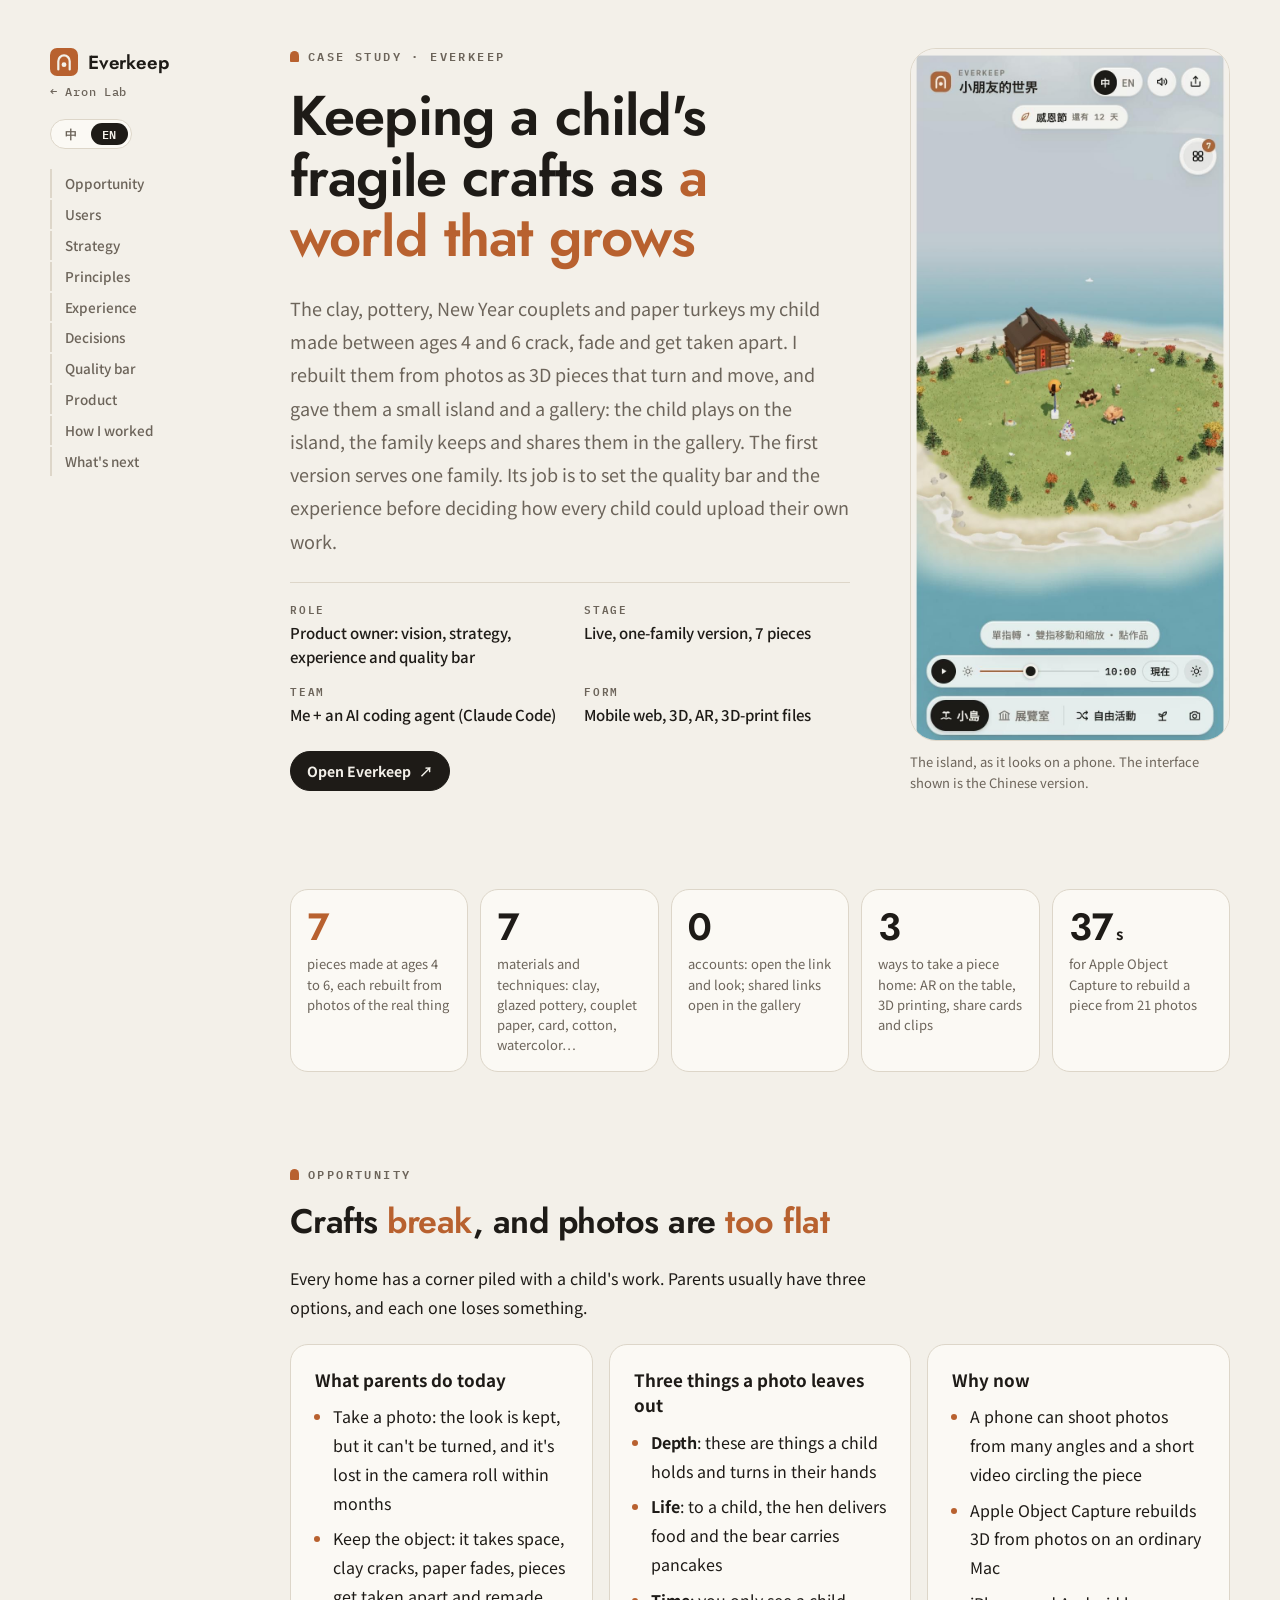
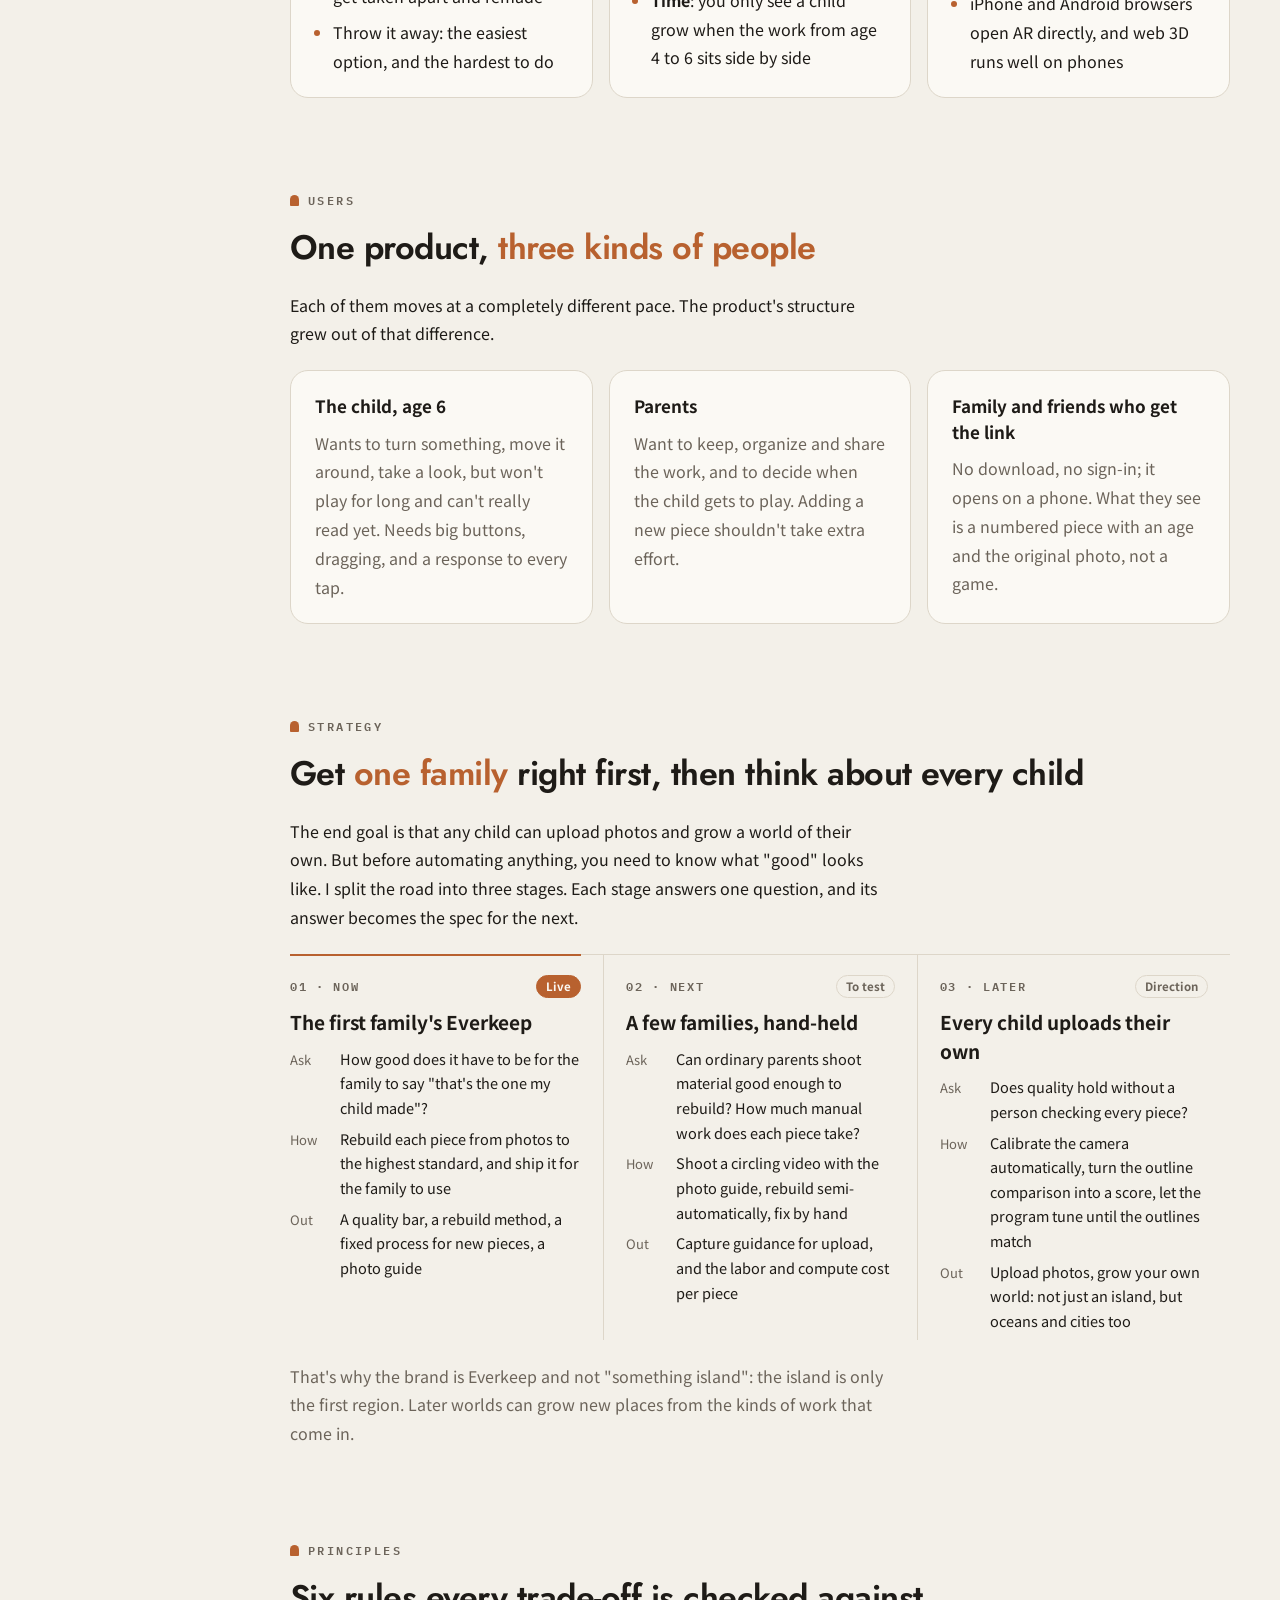
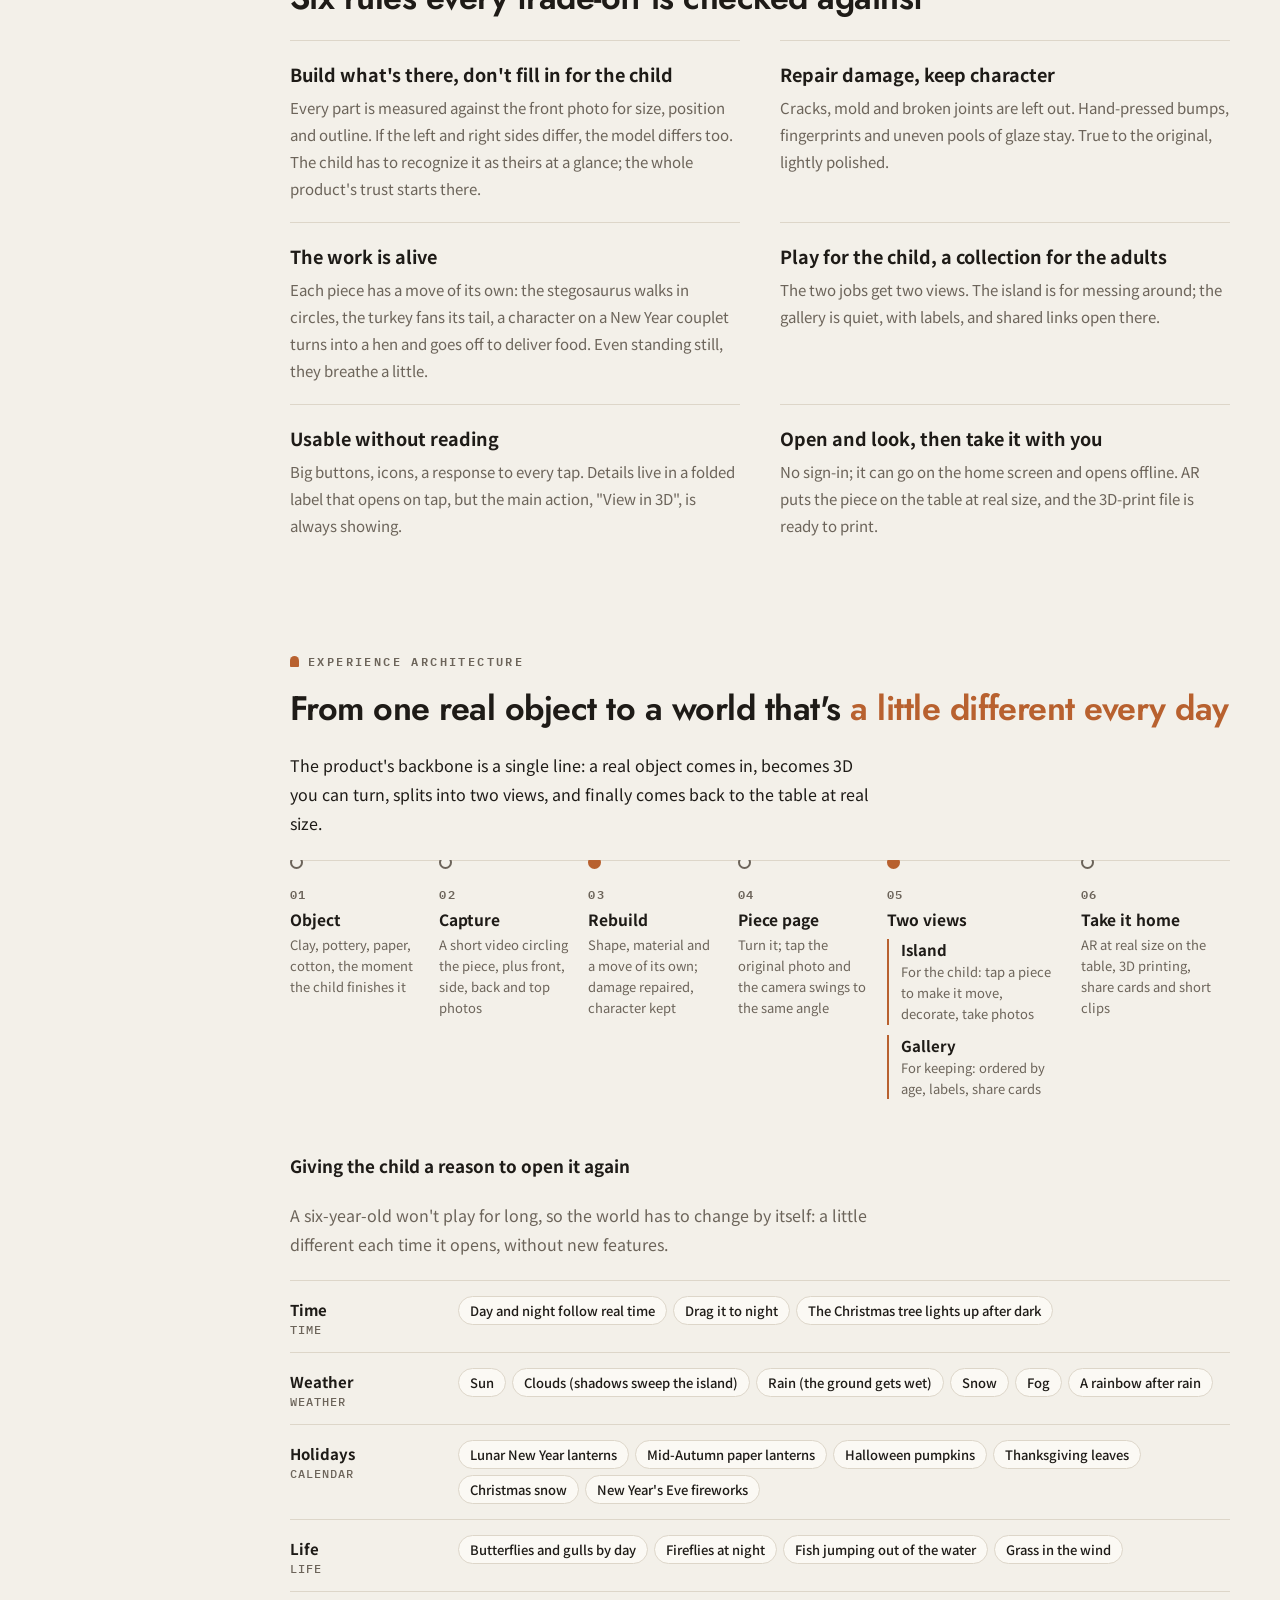
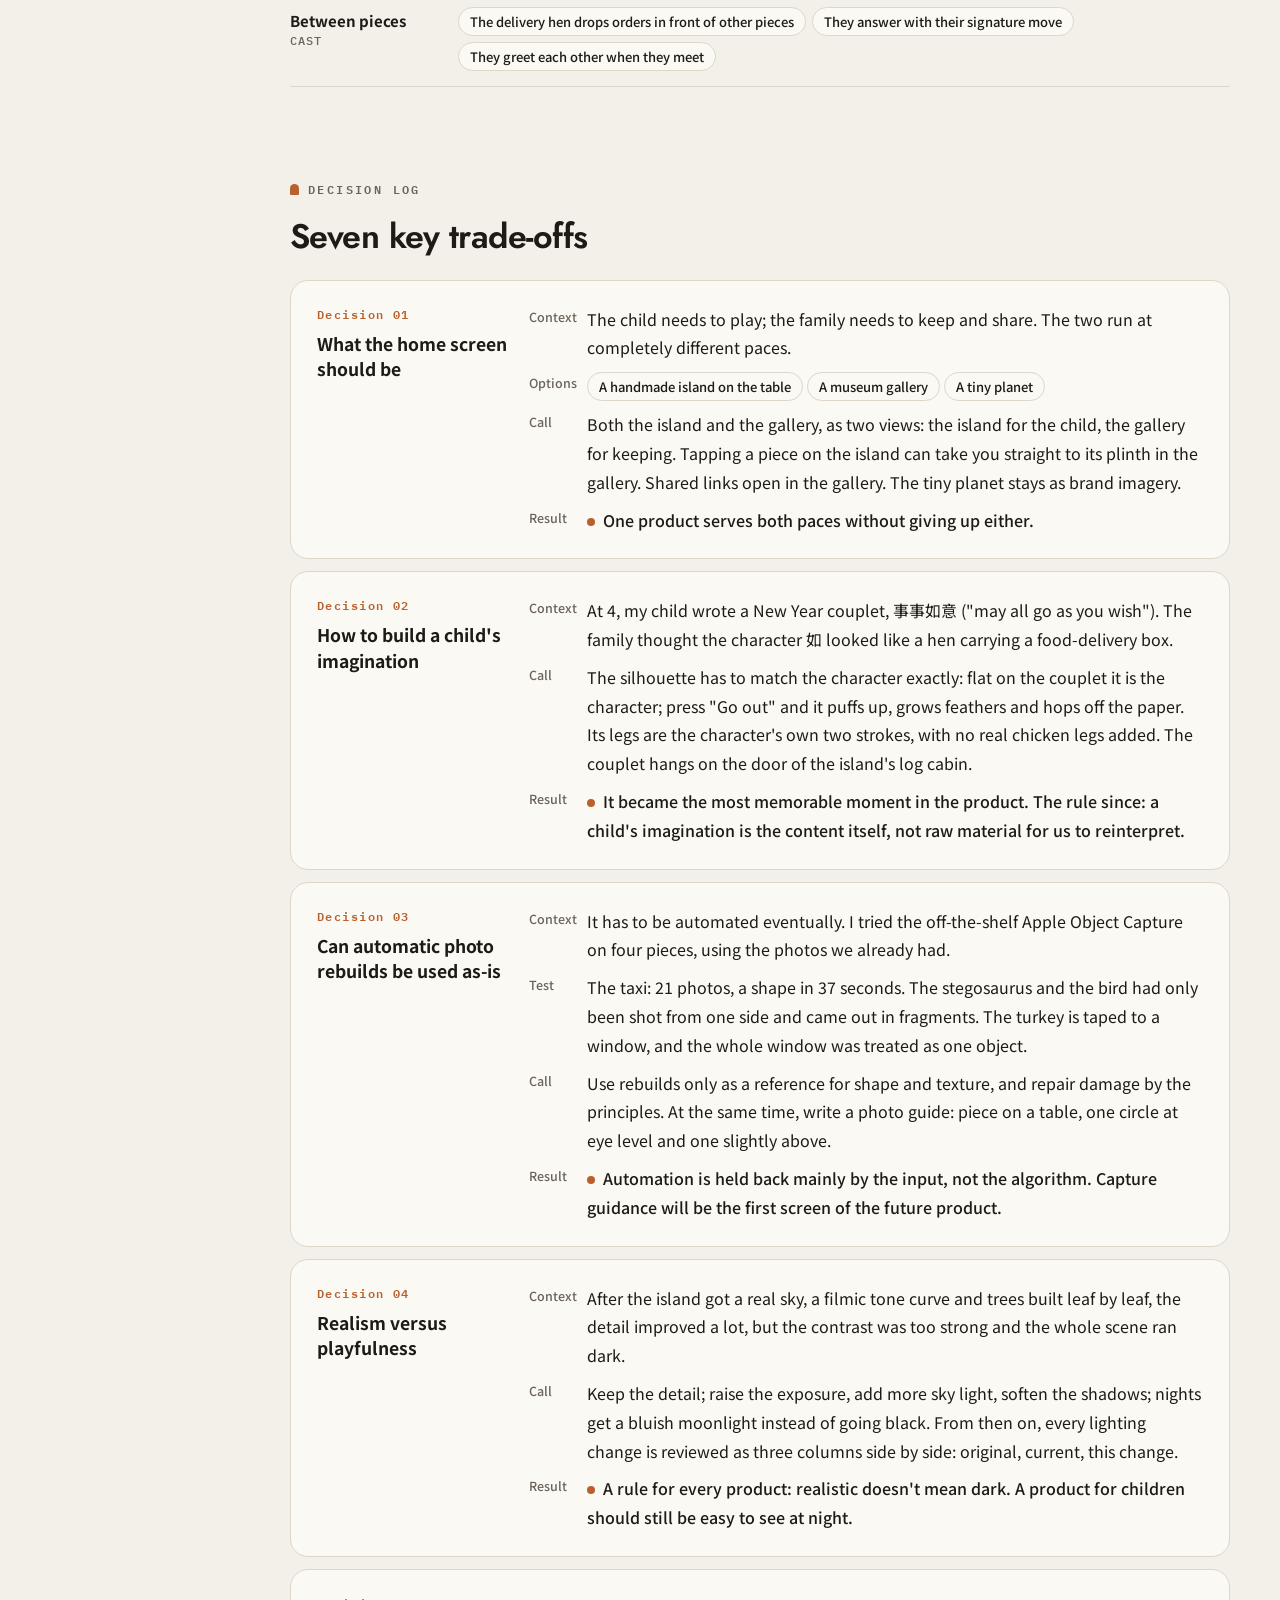
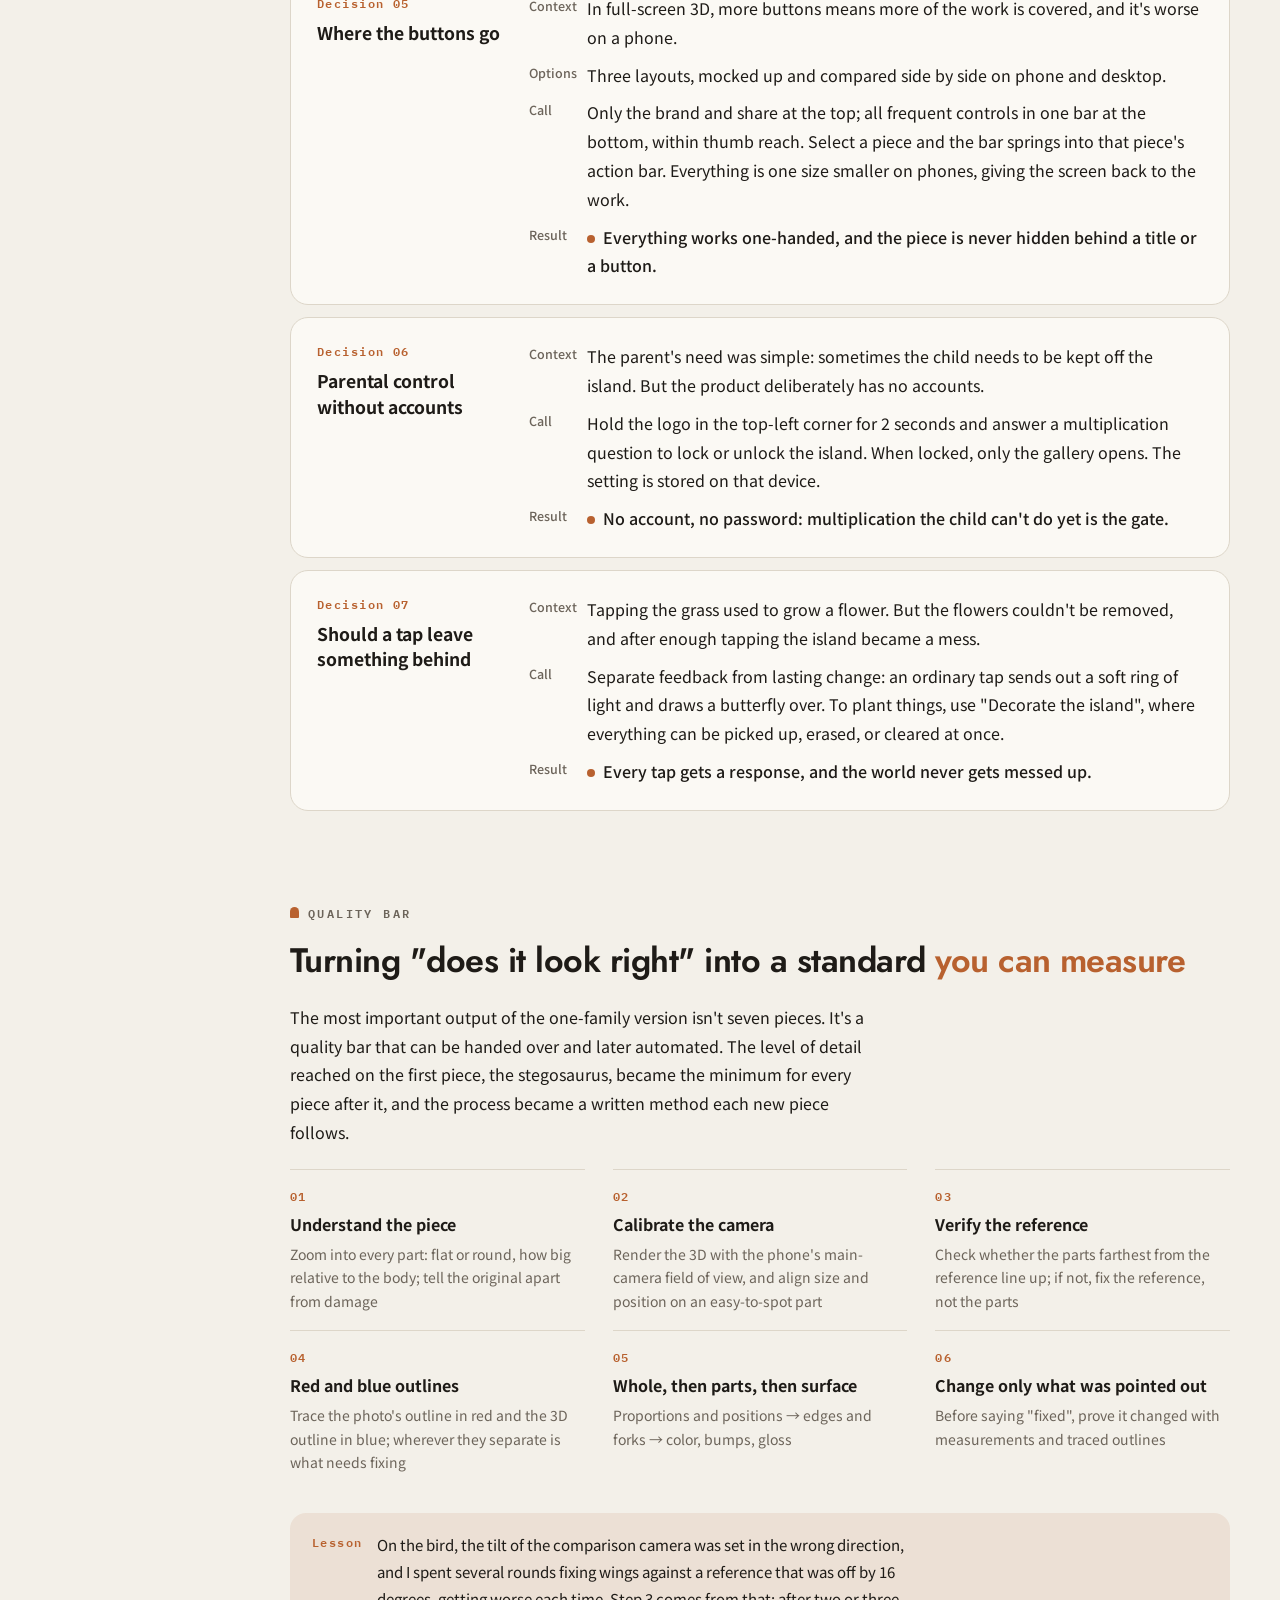
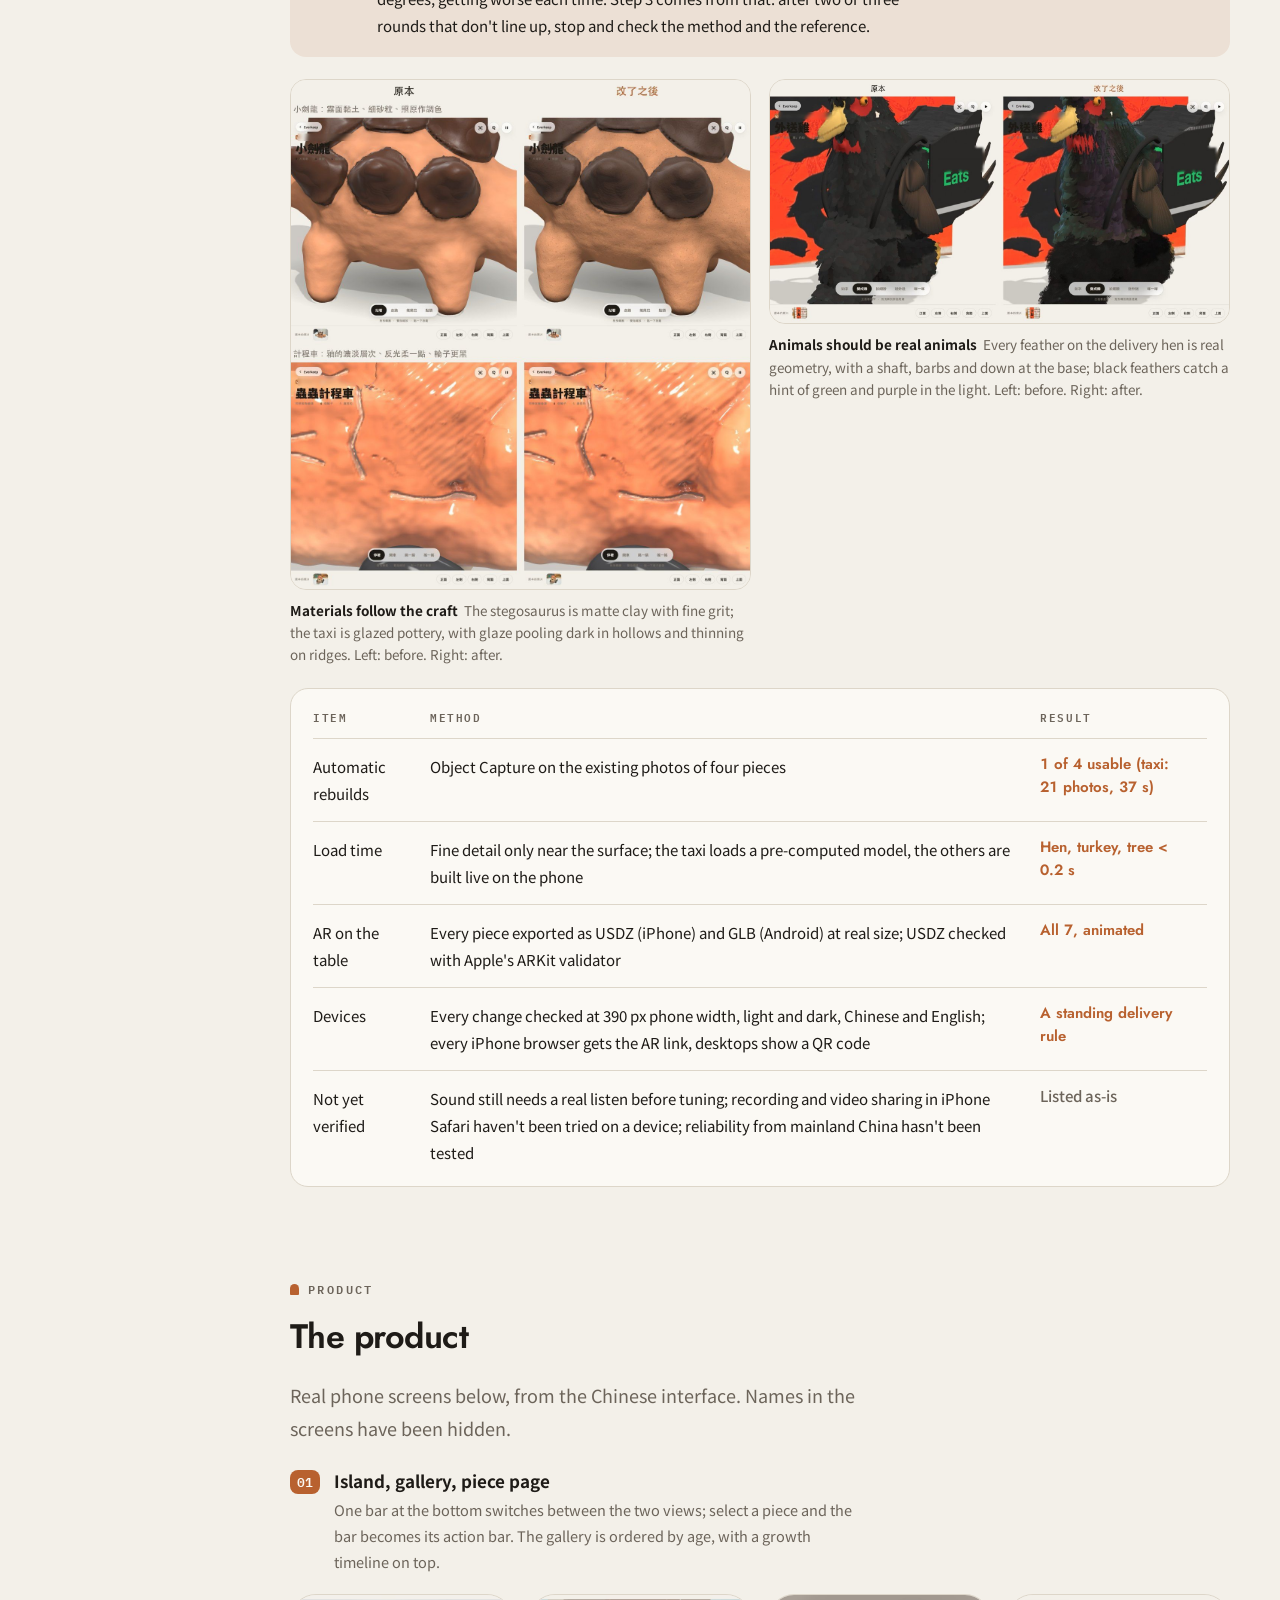
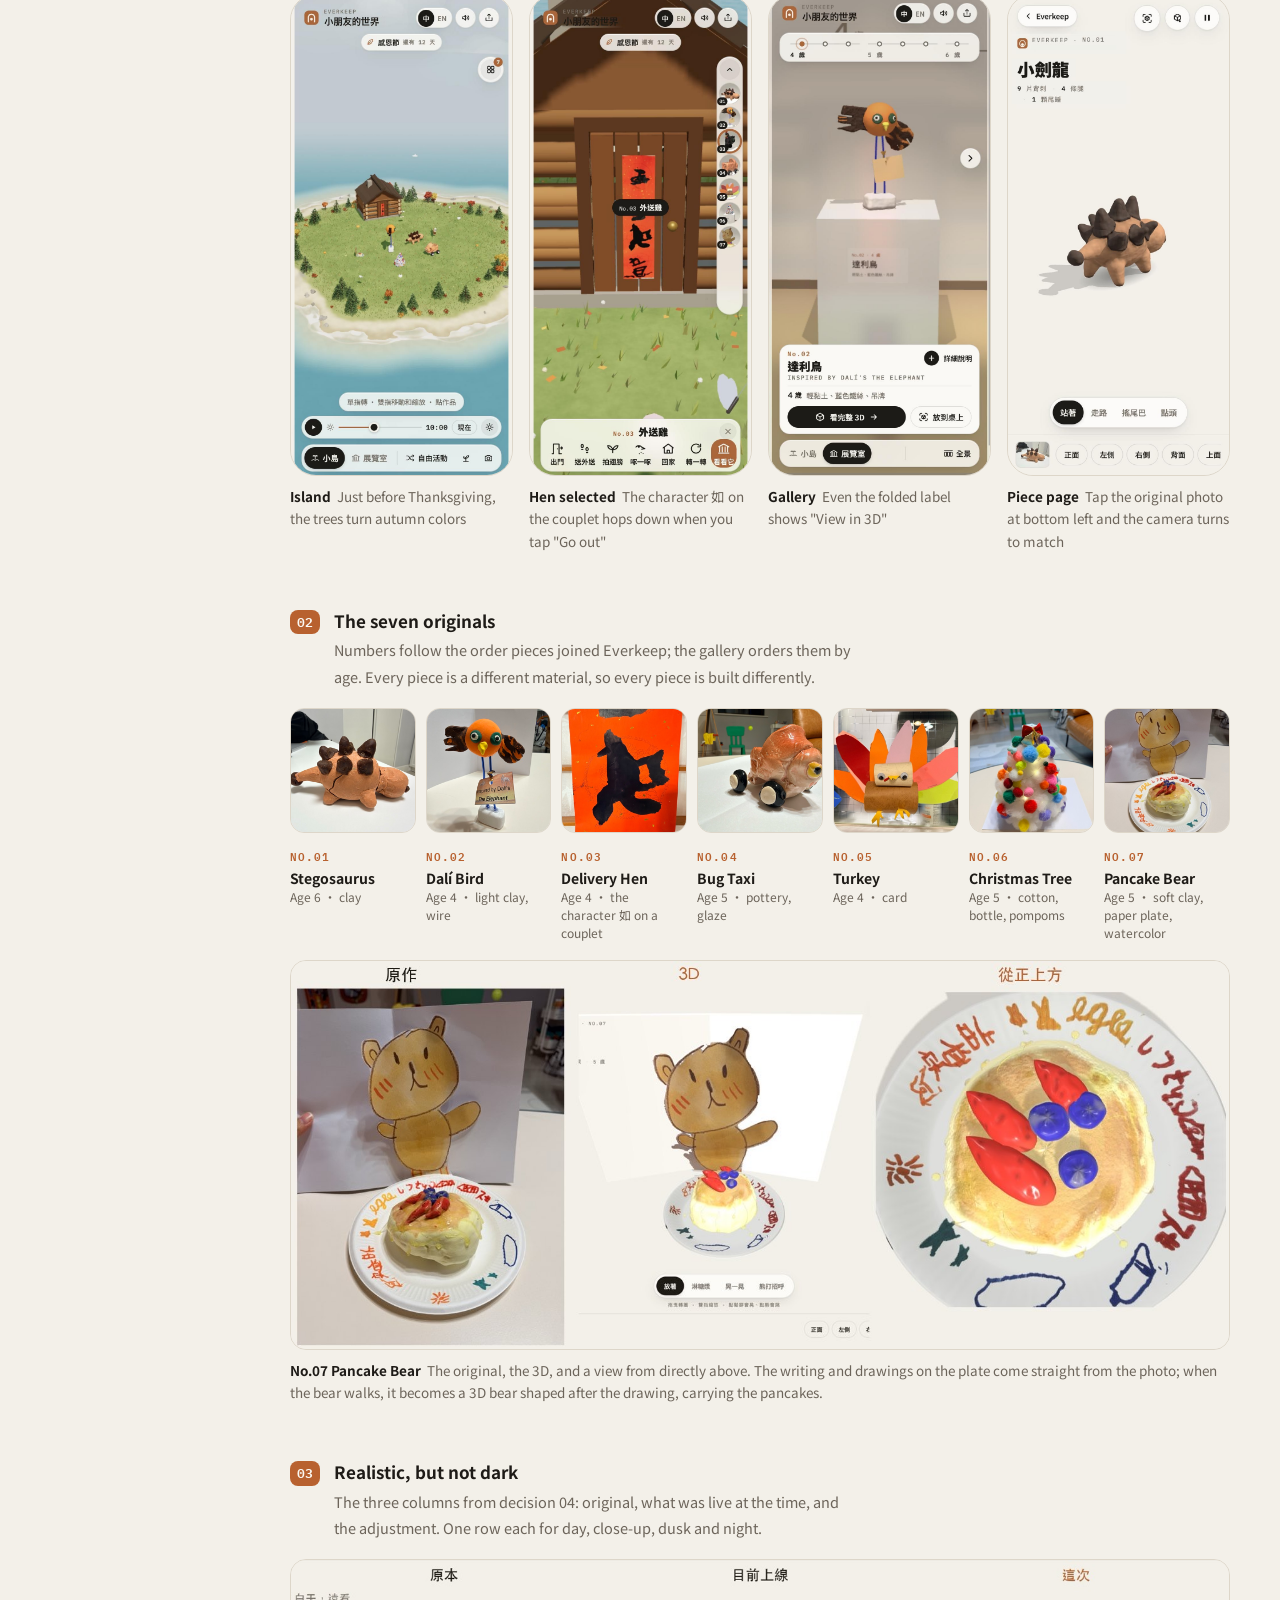
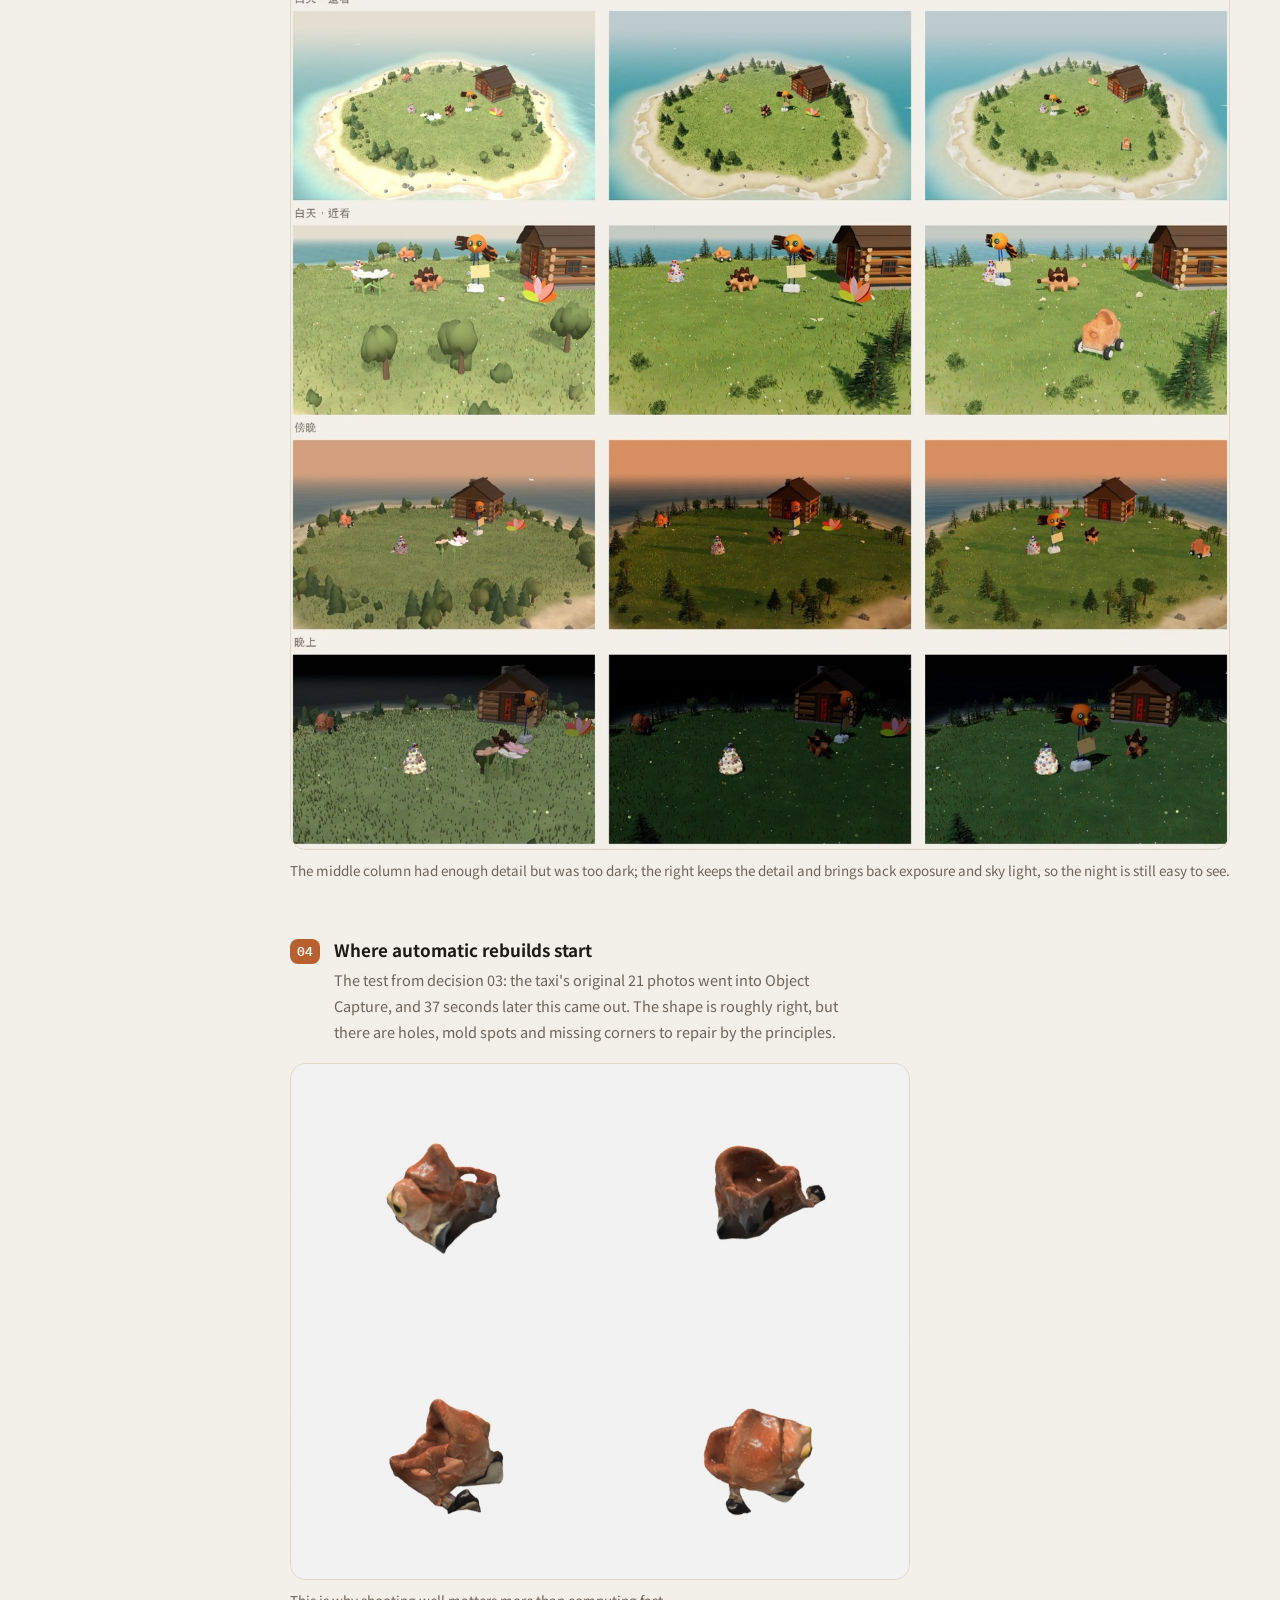
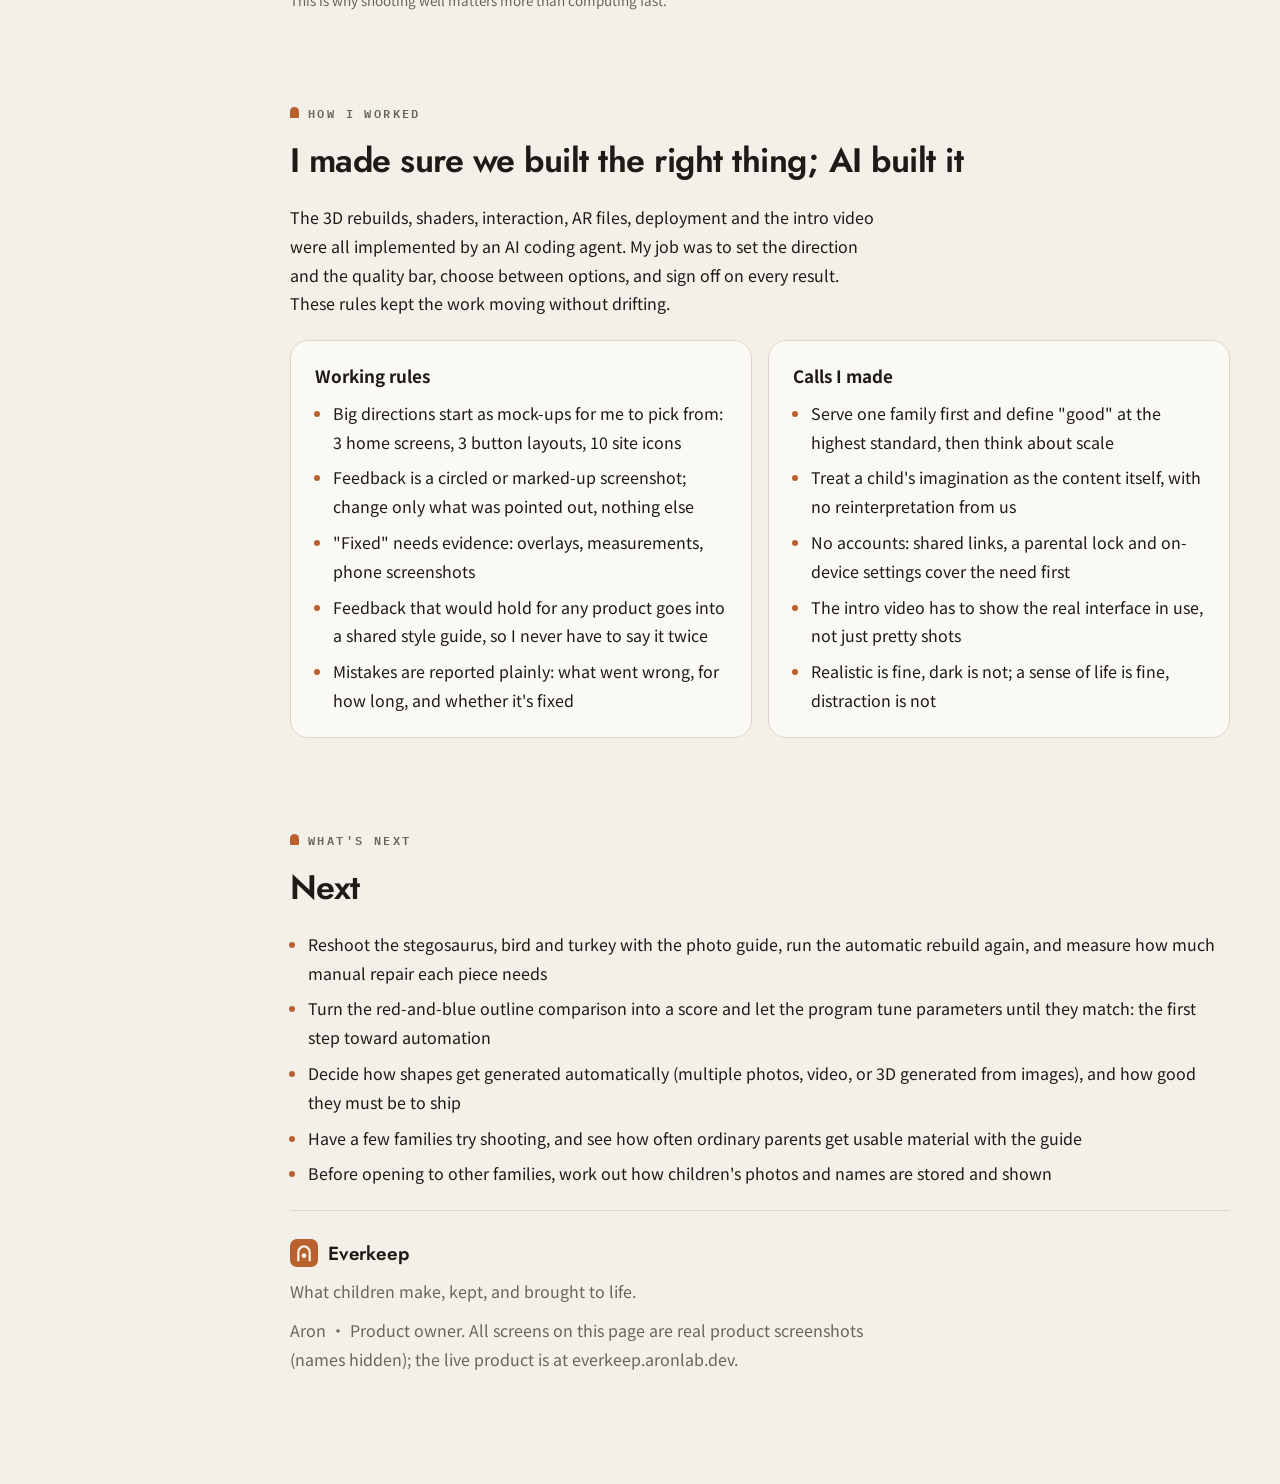
<file: everkeep/case-study/en/index.html>
<!doctype html>
<html lang="en">
<head>
<meta charset="utf-8">
<meta name="viewport" content="width=device-width, initial-scale=1, viewport-fit=cover">
<link rel="canonical" href="https://aronlab.dev/everkeep/case-study/en/">
<link rel="alternate" hreflang="zh-Hant" href="https://aronlab.dev/everkeep/case-study/?lang=zh">
<link rel="alternate" hreflang="en" href="https://aronlab.dev/everkeep/case-study/en/">
<link rel="alternate" hreflang="x-default" href="https://aronlab.dev/everkeep/case-study/">
<script>
  // 英文版。中文版在上一層；語言規則寫在中文版開頭。英文版只看網址的 ?lang= 和自己選過的，不依 IP 轉回中文。
  // 2026-11-14 Everkeep 產品案例，照 OneStroke 的做法放在 Aron Lab 底下（aronlab.dev/everkeep/case-study/）。
  // 2026-11-14 Aron：案例裡不寫具體的人名，一律寫「小朋友」。截圖裡的名字已遮掉；介紹影片的字幕和畫面有名字，所以開頭改放小島截圖。
  // 2026-11-15 中英雙語：英文版在 en/。語言跟 Aron Lab 首頁同一套：網址的 ?lang= → 自己選過的（localStorage 的 lab.lang，整個 aronlab.dev 共用）
  //   → IP 地區（functions/everkeep/case-study/index.js 寫進 <html data-geo>：台灣、香港、澳門、中國用中文，其他用英文）→ 瀏覽器語言。
  // 同一份網站也部署在 GitHub Pages；從 north7.github.io 進來的訪客轉到正式網域，路徑保留
  if (location.hostname === 'north7.github.io') location.replace('https://aronlab.dev' + location.pathname + location.search + location.hash);
  else (function () {
    var q = new URLSearchParams(location.search).get('lang'), s = null;
    try { s = localStorage.getItem('lab.lang'); } catch (e) {}
    var l = q === 'en' || q === 'zh' ? q : s;
    if (l === 'zh') location.replace('/everkeep/case-study/' + location.hash);
  })();
</script>
<meta name="description" content="My child's fragile crafts rebuilt in 3D from photos, living on a small island and in a gallery: opportunity, strategy, principles, decisions, quality bar and real screens.">
<meta property="og:type" content="article">
<meta property="og:title" content="Everkeep case study · Aron">
<meta property="og:description" content="My child's fragile crafts rebuilt in 3D from photos, living on a small island and in a gallery: opportunity, strategy, principles, decisions, quality bar and real screens.">
<meta property="og:url" content="https://aronlab.dev/everkeep/case-study/en/">
<meta property="og:image" content="https://aronlab.dev/assets/covers/everkeep-case-en.jpg">
<meta name="twitter:card" content="summary_large_image">
<link rel="icon" href="data:image/svg+xml,%3Csvg xmlns='http://www.w3.org/2000/svg' viewBox='0 0 64 64'%3E%3Crect width='64' height='64' rx='16' fill='%23B8612F'/%3E%3Cpath d='M19 49V30a13 13 0 0 1 26 0v19' fill='none' stroke='%23F3F0E9' stroke-width='5' stroke-linecap='round'/%3E%3Ccircle cx='32' cy='38' r='5.5' fill='%23F3F0E9'/%3E%3C/svg%3E">
<title>Everkeep case study · Aron</title>
<link rel="preconnect" href="https://fonts.googleapis.com">
<link rel="stylesheet" href="https://fonts.googleapis.com/css2?family=Jost:wght@500;600;700&family=Noto+Sans+TC:wght@400;500;700;900&family=IBM+Plex+Mono:wght@400;500;600&display=swap">
<style>
/* 版面：跟產品同一套「紙上的手作」——紙色底、墨色字、陶土橘只標重點和「你在哪」；
   長捲動的產品案例，電腦左邊目錄（目前章節一條 2px 陶土橘），手機右下角一顆進度圓環，點了展開目錄 */
:root {
  --bg: #F3F0E9; --card: #FBF9F4; --card2: #ECE7DC; --line: #DDD6C9; --fg: #1E1B17; --muted: #6C645A;
  --accent: #B8612F; --on-accent: #FBF9F4; --soft: rgba(184, 97, 47, .11); --frame: #E6E0D4;
  --display: "Jost", "Noto Sans TC", "PingFang TC", system-ui, sans-serif;
  --body: "Noto Sans TC", "PingFang TC", "Microsoft JhengHei", system-ui, sans-serif;
  --mono: "IBM Plex Mono", ui-monospace, "SF Mono", Menlo, monospace;
}
@media (prefers-color-scheme: dark) { :root:not([data-theme="light"]) {
  --bg: #100F0D; --card: #1A1815; --card2: #23201C; --line: #2F2B26; --fg: #EEEAE2; --muted: #A1988C;
  --accent: #E08A52; --on-accent: #1A120C; --soft: rgba(224, 138, 82, .14); --frame: #1E1C18; color-scheme: dark } }
:root[data-theme="dark"] {
  --bg: #100F0D; --card: #1A1815; --card2: #23201C; --line: #2F2B26; --fg: #EEEAE2; --muted: #A1988C;
  --accent: #E08A52; --on-accent: #1A120C; --soft: rgba(224, 138, 82, .14); --frame: #1E1C18; color-scheme: dark }

* { box-sizing: border-box; }
body { background: var(--bg); color: var(--fg); font: 400 16px/1.8 var(--body); margin: 0;
  padding-left: max(16px, env(safe-area-inset-left, 0px)); padding-right: max(16px, env(safe-area-inset-right, 0px)); }
a { color: inherit; }
.wrap { max-width: 1180px; margin: 0 auto; padding-block: 48px 110px; display: grid; grid-template-columns: 184px minmax(0, 1fr); gap: 56px; }

/* 目錄 */
nav.toc { position: sticky; top: calc(28px + env(safe-area-inset-top, 0px)); align-self: start; display: flex; flex-direction: column; gap: 2px; font: 500 13.5px/1.4 var(--body); }
.brand { display: flex; align-items: center; gap: 10px; font: 600 19px var(--display); letter-spacing: -.01em; }
.brand svg { width: 28px; height: 28px; flex: none; }
a.who { text-decoration: none; }
a.who:hover { color: var(--fg); }
.who { font: 500 12px var(--mono); letter-spacing: .06em; color: var(--muted); margin: 6px 0 18px; }
nav.toc a { color: var(--muted); text-decoration: none; padding: 5px 0 5px 13px; border-left: 2px solid var(--line); }
nav.toc a:hover, nav.toc a:focus-visible { color: var(--fg); outline: none; }
nav.toc a.on { color: var(--fg); border-left-color: var(--accent); }
nav.toc a.who { border-left: 0; padding: 0; color: var(--muted); }
nav.toc a.who:hover { color: var(--fg); }

main { min-width: 0; display: flex; flex-direction: column; gap: 96px; }
section { display: flex; flex-direction: column; gap: 22px; scroll-margin-top: 28px; }
.eyebrow { display: flex; align-items: center; gap: 9px; font: 600 12px/1 var(--mono); letter-spacing: .2em; text-transform: uppercase; color: var(--muted); }
.eyebrow::before { content: ""; width: 9px; height: 11px; border-radius: 5px 5px 1px 1px; background: var(--accent); }
h1 { font: 900 clamp(34px, 5.4vw, 58px)/1.14 var(--body); letter-spacing: -.01em; margin: 0; text-wrap: balance; }
h1 em, h2 em { font-style: normal; color: var(--accent); }
h2 { font: 900 clamp(25px, 3.3vw, 34px)/1.28 var(--body); margin: 0; text-wrap: balance; }
h3 { font: 700 17px/1.5 var(--body); margin: 0; }
p { margin: 0; max-width: 66ch; }
.lede { font-size: 18px; line-height: 1.85; color: var(--muted); max-width: 58ch; }
.muted { color: var(--muted); }
.card { background: var(--card); border: 1px solid var(--line); border-radius: 18px; padding: 22px 24px; display: flex; flex-direction: column; gap: 10px; min-width: 0; }
ul.plain { margin: 0; padding-left: 1.1em; display: flex; flex-direction: column; gap: 7px; }
ul.plain li::marker { color: var(--accent); }
.g2 { display: grid; grid-template-columns: repeat(2, minmax(0, 1fr)); gap: 16px; }
.g3 { display: grid; grid-template-columns: repeat(3, minmax(0, 1fr)); gap: 16px; }

/* 開頭 */
.hero { display: grid; grid-template-columns: minmax(0, 1.25fr) minmax(0, .75fr); gap: 44px; align-items: center; }
.hero .txt { display: flex; flex-direction: column; gap: 24px; }
.hv { justify-self: end; width: min(100%, 320px); display: flex; flex-direction: column; gap: 10px; }
.vwrap { position: relative; aspect-ratio: 9 / 16; border-radius: 26px; overflow: hidden; border: 1px solid var(--line); background: var(--frame); }
.vwrap video { width: 100%; height: 100%; display: block; object-fit: cover; }
.snd { position: absolute; right: 12px; bottom: 12px; display: inline-flex; align-items: center; gap: 6px; font: 700 13px/1 var(--body); color: #1E1B17;
  background: rgba(251, 249, 244, .9); border: 1px solid rgba(30, 27, 23, .1); border-radius: 99px; padding: 9px 13px 9px 11px; cursor: pointer;
  -webkit-backdrop-filter: blur(8px); backdrop-filter: blur(8px); box-shadow: 0 6px 18px rgba(0, 0, 0, .18); }
.snd svg { width: 16px; height: 16px; }
.snd[aria-pressed="false"] .w { opacity: .3; }
.snd:focus-visible { outline: 2px solid var(--accent); outline-offset: 2px; }
.hv figcaption { font-size: 13px; color: var(--muted); }
.meta { display: grid; grid-template-columns: repeat(2, minmax(0, 1fr)); gap: 16px 28px; padding-top: 20px; border-top: 1px solid var(--line); margin: 0; }
.meta dt { font: 600 11px/1 var(--mono); letter-spacing: .16em; text-transform: uppercase; color: var(--muted); margin-bottom: 7px; }
.meta dd { margin: 0; font-weight: 500; font-size: 15px; line-height: 1.6; }
.cta { display: flex; flex-wrap: wrap; gap: 10px; }
.btn { display: inline-flex; align-items: center; gap: 8px; text-decoration: none; font: 700 14px/1 var(--body); padding: 12px 16px; border-radius: 99px; border: 1px solid var(--line); background: var(--card); }
.btn.pri { background: var(--fg); color: var(--bg); border-color: var(--fg); }
.btn:focus-visible { outline: 2px solid var(--accent); outline-offset: 2px; }

/* 關鍵數字 */
.nums { display: grid; grid-template-columns: repeat(5, minmax(0, 1fr)); gap: 12px; margin: 0; padding: 0; list-style: none; }
.nums li { background: var(--card); border: 1px solid var(--line); border-radius: 18px; padding: 18px 16px 16px; display: flex; flex-direction: column; gap: 8px; }
.nums b { font: 600 clamp(28px, 3.3vw, 38px)/1 var(--display); letter-spacing: -.02em; font-variant-numeric: tabular-nums; }
.nums b small { font: 700 15px var(--body); margin-left: 3px; letter-spacing: 0; }
.nums li:first-child b { color: var(--accent); }
.nums span { font-size: 13px; line-height: 1.55; color: var(--muted); }

/* 三段路線：真的有先後，所以有編號 */
.road { display: grid; grid-template-columns: repeat(3, minmax(0, 1fr)); gap: 0; border-top: 1px solid var(--line); }
.stage { padding: 20px 22px 6px 0; display: flex; flex-direction: column; gap: 10px; position: relative; min-width: 0; }
.stage + .stage { padding-left: 22px; border-left: 1px solid var(--line); }
.stage::before { content: ""; position: absolute; top: -1px; left: 0; right: 0; height: 2px; background: transparent; }
.stage.now::before { background: var(--accent); right: 22px; }
.stage .k { display: flex; align-items: baseline; justify-content: space-between; gap: 10px; font: 600 12px/1 var(--mono); letter-spacing: .14em; color: var(--muted); text-transform: uppercase; }
.pill { font: 700 11.5px/1 var(--body); letter-spacing: 0; padding: 5px 9px; border-radius: 99px; border: 1px solid var(--line); color: var(--muted); white-space: nowrap; text-transform: none; }
.stage.now .pill { background: var(--accent); border-color: var(--accent); color: var(--on-accent); }
.stage h3 { font-size: 19px; }
.stage dl { margin: 0; display: grid; grid-template-columns: 40px minmax(0, 1fr); gap: 6px 10px; font-size: 14.5px; line-height: 1.7; }
.stage dt { color: var(--muted); font-size: 13px; line-height: 1.95; }
.stage dd { margin: 0; }

/* 產品原則 */
.rules { display: grid; grid-template-columns: repeat(2, minmax(0, 1fr)); gap: 0 40px; }
.rule { display: flex; flex-direction: column; gap: 6px; padding: 20px 0; border-top: 1px solid var(--line); }
.rule h3 { font-size: 18px; }
.rule p { color: var(--muted); font-size: 15px; }

/* 體驗架構：一條流程，第五站分成兩個畫面 */
.flow { display: grid; grid-template-columns: repeat(4, minmax(0, 1fr)) minmax(0, 1.3fr) minmax(0, 1fr); gap: 0; align-items: stretch; overflow-x: auto; padding-bottom: 4px; }
.st { position: relative; padding: 16px 18px 16px 0; display: flex; flex-direction: column; gap: 5px; min-width: 128px; }
.st::before { content: ""; position: absolute; top: 0; left: 0; right: 0; height: 1px; background: var(--line); }
.st::after { content: ""; position: absolute; top: -4px; left: 0; width: 9px; height: 9px; border-radius: 50%; background: var(--bg); border: 2px solid var(--muted); }
.st.key::after { background: var(--accent); border-color: var(--accent); }
.st .n { font: 600 11.5px var(--mono); letter-spacing: .12em; color: var(--muted); margin-top: 8px; }
.st b { font: 700 15.5px/1.4 var(--body); }
.st small { font-size: 13px; line-height: 1.6; color: var(--muted); }
.st .fork { display: flex; flex-direction: column; gap: 10px; margin-top: 4px; }
.st .fork div { padding-left: 12px; border-left: 2px solid var(--accent); display: flex; flex-direction: column; gap: 2px; }
.st .fork div b { font-size: 15px; }
.layers { display: flex; flex-direction: column; }
.ly { display: grid; grid-template-columns: 150px minmax(0, 1fr); gap: 18px; padding: 15px 0; border-top: 1px solid var(--line); align-items: baseline; }
.ly:last-child { border-bottom: 1px solid var(--line); }
.ly .lab { font: 700 15px var(--body); }
.ly .lab span { display: block; font: 500 12px var(--mono); letter-spacing: .08em; color: var(--muted); margin-top: 2px; }
.chips { display: flex; flex-wrap: wrap; gap: 6px; }
.chip { display: inline-block; font: 500 13px/1 var(--body); padding: 7px 11px; border-radius: 99px; background: var(--card); border: 1px solid var(--line); }

/* 決策紀錄 */
.decs { display: flex; flex-direction: column; gap: 12px; }
.dec { background: var(--card); border: 1px solid var(--line); border-radius: 18px; padding: 24px 26px; display: grid; grid-template-columns: 190px minmax(0, 1fr); gap: 22px; }
.dec .when { font: 600 12px/1.5 var(--mono); color: var(--accent); letter-spacing: .12em; }
.dec .when h3 { font: 700 17.5px/1.45 var(--body); color: var(--fg); letter-spacing: 0; margin-top: 8px; }
.dec dl { margin: 0; display: grid; grid-template-columns: 44px minmax(0, 1fr); gap: 9px 14px; }
.dec dt { font: 500 12.5px/1.95 var(--body); color: var(--muted); }
.dec dd { margin: 0; }
.dec dd.out { font-weight: 500; }
.dec dd.out::before { content: ""; display: inline-block; width: 8px; height: 8px; border-radius: 50%; background: var(--accent); margin-right: 8px; vertical-align: 1px; }
.dec q { quotes: "「" "」"; }

/* 品質標準：真的是一個流程 */
.steps { display: grid; grid-template-columns: repeat(3, minmax(0, 1fr)); gap: 0 28px; counter-reset: s; margin: 0; padding: 0; list-style: none; }
.steps li { counter-increment: s; padding: 16px 0; border-top: 1px solid var(--line); display: flex; flex-direction: column; gap: 4px; }
.steps li::before { content: counter(s, decimal-leading-zero); font: 600 12px var(--mono); letter-spacing: .12em; color: var(--accent); }
.steps b { font-size: 16px; }
.steps span { font-size: 14px; color: var(--muted); line-height: 1.7; }
.lesson { background: var(--soft); border-radius: 16px; padding: 18px 22px; display: flex; gap: 14px; align-items: flex-start; }
.lesson b { flex: none; font: 600 12px/1.9 var(--mono); letter-spacing: .12em; color: var(--accent); }
.lesson p { font-size: 15px; }
figure { margin: 0; display: flex; flex-direction: column; gap: 9px; min-width: 0; }
figure img { width: 100%; height: auto; display: block; border-radius: 16px; border: 1px solid var(--line); background: var(--frame); }
figcaption { font-size: 13.5px; color: var(--muted); line-height: 1.65; }
figcaption b { color: var(--fg); margin-right: 6px; }
.tbl { overflow-x: auto; background: var(--card); border: 1px solid var(--line); border-radius: 18px; padding: 6px 22px; }
table { border-collapse: collapse; width: 100%; min-width: 640px; font-size: 15px; }
th, td { text-align: left; padding: 14px 16px 14px 0; border-bottom: 1px solid var(--line); vertical-align: top; }
tr:last-child td { border-bottom: 0; }
th { font: 600 11px/1.4 var(--mono); letter-spacing: .14em; text-transform: uppercase; color: var(--muted); }
td.res { font: 600 15px/1.5 var(--display); font-variant-numeric: tabular-nums; color: var(--accent); }
td.res.no { color: var(--muted); font-family: var(--body); font-weight: 500; }

/* 產品畫面 */
.tour { display: flex; flex-direction: column; gap: 56px; }
.tg { display: flex; flex-direction: column; gap: 18px; }
.tgh { display: flex; gap: 14px; align-items: flex-start; }
.tgh p { font-size: 14.5px; margin-top: 4px; }
.tn { flex: none; font: 600 12.5px/1 var(--mono); color: var(--on-accent); background: var(--accent); border-radius: 8px; padding: 6px 7px; margin-top: 2px; }
.phones { display: grid; grid-template-columns: repeat(4, minmax(0, 1fr)); gap: 16px; align-items: start; }
.ph .fr { border: 1px solid var(--line); border-radius: 26px; overflow: hidden; background: var(--frame); aspect-ratio: 390 / 844; }
.ph .fr img { width: 100%; height: 100%; object-fit: cover; border: 0; border-radius: 0; }
.works { display: grid; grid-template-columns: repeat(7, minmax(0, 1fr)); gap: 10px; margin: 0; padding: 0; list-style: none; }
.works li { display: flex; flex-direction: column; gap: 7px; min-width: 0; }
.works img { width: 100%; aspect-ratio: 1; object-fit: cover; border-radius: 14px; border: 1px solid var(--line); display: block; background: var(--frame); }
.works .no { font: 600 11px var(--mono); letter-spacing: .1em; color: var(--accent); }
.works b { font-size: 14px; line-height: 1.35; display: block; }
.works small { font-size: 12px; line-height: 1.5; color: var(--muted); display: block; }
.duo { display: grid; grid-template-columns: minmax(0, 1fr) minmax(0, 1fr); gap: 18px; align-items: start; }

.close { border-top: 1px solid var(--line); padding-top: 28px; display: flex; flex-direction: column; gap: 10px; }

/* 手機目錄：右下角一顆進度圓環，點了從邊緣長出目錄 */
.mtoc { display: none; }
@media (max-width: 900px) {
  .wrap { grid-template-columns: minmax(0, 1fr); gap: 0; padding-block: 24px 88px; }
  nav.toc { display: none; }
  .mtop { display: flex; flex-direction: column; gap: 2px; margin-bottom: 28px; }
  main { gap: 68px; }
  .hero, .g2, .g3, .duo, .rules { grid-template-columns: minmax(0, 1fr); }
  .hero { gap: 28px; }
  .hv { justify-self: center; width: min(100%, 300px); }
  .nums { grid-template-columns: repeat(2, minmax(0, 1fr)); }
  .nums li:first-child { grid-column: 1 / -1; }
  .road { grid-template-columns: minmax(0, 1fr); border-top: 0; }
  .stage, .stage + .stage { padding: 18px 0 18px; border-left: 0; border-top: 1px solid var(--line); }
  .stage.now::before { right: 0; }
  .flow { grid-template-columns: minmax(0, 1fr); }
  .st { padding: 0 0 18px 26px; min-width: 0; }
  .st::before { top: 0; bottom: 0; left: 4px; right: auto; width: 1px; height: auto; }
  .st::after { top: 6px; }
  .st .n { margin-top: 0; }
  .ly { grid-template-columns: minmax(0, 1fr); gap: 8px; }
  .dec { grid-template-columns: minmax(0, 1fr); gap: 12px; padding: 20px; }
  .steps { grid-template-columns: minmax(0, 1fr); }
  .phones { display: flex; overflow-x: auto; scroll-snap-type: x mandatory; gap: 12px; padding-bottom: 8px; }
  .phones > .ph { flex: none; width: min(64vw, 250px); scroll-snap-align: start; }
  .works { display: flex; overflow-x: auto; scroll-snap-type: x mandatory; padding-bottom: 8px; }
  .works li { flex: none; width: 126px; scroll-snap-align: start; }
  .mtoc { display: block; position: fixed; right: max(14px, env(safe-area-inset-right, 0px)); bottom: calc(14px + env(safe-area-inset-bottom, 0px)); z-index: 20; }
}
@media (min-width: 901px) { .mtop { display: none; } }
.mbtn { width: 52px; height: 52px; border-radius: 50%; border: 1px solid var(--line); background: var(--card); color: var(--fg); display: grid; place-items: center; cursor: pointer; padding: 0;
  box-shadow: 0 1px 2px rgba(30, 27, 23, .08), 0 10px 26px -12px rgba(30, 27, 23, .35); position: relative; }
.mbtn svg.ring { position: absolute; inset: 3px; width: calc(100% - 6px); height: calc(100% - 6px); transform: rotate(-90deg); }
.mbtn svg.ring circle { fill: none; stroke-width: 2.5; }
.mbtn .bgc { stroke: var(--line); }
.mbtn .pr { stroke: var(--accent); stroke-linecap: round; }
.mbtn .ic { width: 18px; height: 18px; }
.mbtn:focus-visible { outline: 2px solid var(--accent); outline-offset: 3px; }
.mpanel { position: absolute; right: 0; bottom: 62px; width: min(78vw, 280px); background: var(--card); border: 1px solid var(--line); border-radius: 20px; padding: 10px;
  box-shadow: 0 2px 4px rgba(30, 27, 23, .08), 0 24px 48px -18px rgba(30, 27, 23, .4); display: flex; flex-direction: column;
  transform-origin: 100% 100%; transform: scale(.6); opacity: 0; pointer-events: none; }
.mtoc.open .mpanel { transform: none; opacity: 1; pointer-events: auto; }
.mpanel a { text-decoration: none; padding: 10px 12px; border-radius: 12px; font: 500 15px/1.3 var(--body); color: var(--muted); display: flex; justify-content: space-between; gap: 10px; }
.mpanel a span { font: 500 11.5px var(--mono); letter-spacing: .08em; opacity: .8; }
.mpanel a.on { color: var(--fg); background: var(--soft); }
@media (prefers-reduced-motion: no-preference) {
  nav.toc a { transition: color .15s, border-color .2s; }
  .mpanel { transition: transform .42s cubic-bezier(.3, 1.45, .5, 1), opacity .2s; }
  .mbtn { transition: transform .35s cubic-bezier(.3, 1.6, .5, 1); }
  .mbtn:active { transform: scale(.9); }
  .btn { transition: transform .3s cubic-bezier(.3, 1.6, .5, 1); }
  .btn:active { transform: scale(.95); }
}

/* 語言切換：中／EN 一對膠囊，現在的那個墨色底；電腦放在目錄上方，手機放在品牌右邊 */
.langseg { display: inline-flex; align-self: flex-start; gap: 2px; padding: 3px; border: 1px solid var(--line); border-radius: 99px; background: var(--card); margin-bottom: 18px; }
.langseg a, nav.toc .langseg a { border: 0; padding: 5px 11px; border-radius: 99px; font: 600 12px/1 var(--mono); letter-spacing: .06em; color: var(--muted); text-decoration: none; }
.langseg a[aria-current="true"], nav.toc .langseg a[aria-current="true"] { background: var(--fg); color: var(--bg); }
.langseg a:focus-visible { outline: 2px solid var(--accent); outline-offset: 2px; }
.mrow { display: flex; align-items: center; justify-content: space-between; gap: 12px; }
.mrow .langseg { margin-bottom: 0; }
html.leaving main, html.leaving nav.toc { opacity: 0; transform: translateY(6px); }
@media (prefers-reduced-motion: no-preference) {
  main, nav.toc { transition: opacity .22s ease, transform .22s ease; }
  .langseg a { transition: background .25s, color .25s; }
}

/* 英文版：標題用 Jost，字距收一點 */
h1, h2 { font-family: var(--display); font-weight: 600; letter-spacing: -.015em; }
h1 { font-size: clamp(34px, 5vw, 56px); line-height: 1.08; }
h2 { line-height: 1.18; }
</style>
</head>
<body>
<svg width="0" height="0" style="position:absolute" aria-hidden="true">
  <symbol id="logo" viewBox="0 0 64 64"><rect width="64" height="64" rx="16" fill="#B8612F"/><path d="M19 49V30a13 13 0 0 1 26 0v19" fill="none" stroke="#F3F0E9" stroke-width="5" stroke-linecap="round"/><circle cx="32" cy="38" r="5.5" fill="#F3F0E9"/></symbol>
</svg>

<div class="wrap">
<nav class="toc" aria-label="Contents">
  <div class="brand"><svg aria-hidden="true"><use href="#logo"/></svg><span>Everkeep</span></div>
  <a class="who" href="/#w-everkeep">← Aron Lab</a>
  <div class="langseg" role="group" aria-label="語言 Language"><a href="/everkeep/case-study/?lang=zh" data-lang-set="zh" lang="zh-Hant">中</a><a href="/everkeep/case-study/en/?lang=en" data-lang-set="en" lang="en" aria-current="true">EN</a></div>
  <a href="#problem">Opportunity</a><a href="#users">Users</a><a href="#strategy">Strategy</a><a href="#principles">Principles</a><a href="#architecture">Experience</a>
  <a href="#decisions">Decisions</a><a href="#quality">Quality bar</a><a href="#product">Product</a><a href="#method">How I worked</a><a href="#next">What's next</a>
</nav>
<main>

<div class="mtop"><div class="mrow"><div class="brand"><svg aria-hidden="true"><use href="#logo"/></svg><span>Everkeep</span></div><div class="langseg" role="group" aria-label="語言 Language"><a href="/everkeep/case-study/?lang=zh" data-lang-set="zh" lang="zh-Hant">中</a><a href="/everkeep/case-study/en/?lang=en" data-lang-set="en" lang="en" aria-current="true">EN</a></div></div><a class="who" href="/#w-everkeep" style="margin-bottom:0">← Aron Lab</a></div>

<section class="hero" aria-labelledby="t">
  <div class="txt">
    <div class="eyebrow">Case study · Everkeep</div>
    <h1 id="t">Keeping a child's fragile crafts as <em>a world that grows</em></h1>
    <p class="lede">The clay, pottery, New Year couplets and paper turkeys my child made between ages 4 and 6 crack, fade and get taken apart. I rebuilt them from photos as 3D pieces that turn and move, and gave them a small island and a gallery: the child plays on the island, the family keeps and shares them in the gallery. The first version serves one family. Its job is to set the quality bar and the experience before deciding how every child could upload their own work.</p>
    <dl class="meta">
      <div><dt>Role</dt><dd>Product owner: vision, strategy, experience and quality bar</dd></div>
      <div><dt>Stage</dt><dd>Live, one-family version, 7 pieces</dd></div>
      <div><dt>Team</dt><dd>Me + an AI coding agent (Claude Code)</dd></div>
      <div><dt>Form</dt><dd>Mobile web, 3D, AR, 3D-print files</dd></div>
    </dl>
    <div class="cta"><a class="btn pri" href="https://everkeep.aronlab.dev/" target="_blank" rel="noopener">Open Everkeep <span aria-hidden="true">↗</span></a></div>
  </div>
  <figure class="hv">
    <div class="vwrap" style="aspect-ratio: 390 / 844"><img src="../img/island.jpg" alt="The island: seven pieces live on it, next to a log cabin with a New Year couplet on the door" width="780" height="1688" style="width:100%;height:100%;object-fit:cover;display:block;border:0;border-radius:0"></div>
    <figcaption>The island, as it looks on a phone. The interface shown is the Chinese version.</figcaption>
  </figure>
</section>

<ul class="nums" aria-label="Key numbers">
  <li><b>7</b><span>pieces made at ages 4 to 6, each rebuilt from photos of the real thing</span></li>
  <li><b>7</b><span>materials and techniques: clay, glazed pottery, couplet paper, card, cotton, watercolor…</span></li>
  <li><b>0</b><span>accounts: open the link and look; shared links open in the gallery</span></li>
  <li><b>3</b><span>ways to take a piece home: AR on the table, 3D printing, share cards and clips</span></li>
  <li><b>37<small>s</small></b><span>for Apple Object Capture to rebuild a piece from 21 photos</span></li>
</ul>

<section id="problem" aria-labelledby="h-problem">
  <div class="eyebrow">Opportunity</div>
  <h2 id="h-problem">Crafts <em>break</em>, and photos are <em>too flat</em></h2>
  <p>Every home has a corner piled with a child's work. Parents usually have three options, and each one loses something.</p>
  <div class="g3">
    <div class="card"><h3>What parents do today</h3>
      <ul class="plain">
        <li>Take a photo: the look is kept, but it can't be turned, and it's lost in the camera roll within months</li>
        <li>Keep the object: it takes space, clay cracks, paper fades, pieces get taken apart and remade</li>
        <li>Throw it away: the easiest option, and the hardest to do</li>
      </ul></div>
    <div class="card"><h3>Three things a photo leaves out</h3>
      <ul class="plain">
        <li><b>Depth</b>: these are things a child holds and turns in their hands</li>
        <li><b>Life</b>: to a child, the hen delivers food and the bear carries pancakes</li>
        <li><b>Time</b>: you only see a child grow when the work from age 4 to 6 sits side by side</li>
      </ul></div>
    <div class="card"><h3>Why now</h3>
      <ul class="plain">
        <li>A phone can shoot photos from many angles and a short video circling the piece</li>
        <li>Apple Object Capture rebuilds 3D from photos on an ordinary Mac</li>
        <li>iPhone and Android browsers open AR directly, and web 3D runs well on phones</li>
      </ul></div>
  </div>
</section>

<section id="users" aria-labelledby="h-users">
  <div class="eyebrow">Users</div>
  <h2 id="h-users">One product, <em>three kinds of people</em></h2>
  <p>Each of them moves at a completely different pace. The product's structure grew out of that difference.</p>
  <div class="g3">
    <div class="card"><h3>The child, age 6</h3><p class="muted">Wants to turn something, move it around, take a look, but won't play for long and can't really read yet. Needs big buttons, dragging, and a response to every tap.</p></div>
    <div class="card"><h3>Parents</h3><p class="muted">Want to keep, organize and share the work, and to decide when the child gets to play. Adding a new piece shouldn't take extra effort.</p></div>
    <div class="card"><h3>Family and friends who get the link</h3><p class="muted">No download, no sign-in; it opens on a phone. What they see is a numbered piece with an age and the original photo, not a game.</p></div>
  </div>
</section>

<section id="strategy" aria-labelledby="h-strategy">
  <div class="eyebrow">Strategy</div>
  <h2 id="h-strategy">Get <em>one family</em> right first, then think about every child</h2>
  <p>The end goal is that any child can upload photos and grow a world of their own. But before automating anything, you need to know what "good" looks like. I split the road into three stages. Each stage answers one question, and its answer becomes the spec for the next.</p>
  <div class="road">
    <div class="stage now"><div class="k">01 · Now <span class="pill">Live</span></div><h3>The first family's Everkeep</h3>
      <dl><dt>Ask</dt><dd>How good does it have to be for the family to say "that's the one my child made"?</dd>
        <dt>How</dt><dd>Rebuild each piece from photos to the highest standard, and ship it for the family to use</dd>
        <dt>Out</dt><dd>A quality bar, a rebuild method, a fixed process for new pieces, a photo guide</dd></dl></div>
    <div class="stage"><div class="k">02 · Next <span class="pill">To test</span></div><h3>A few families, hand-held</h3>
      <dl><dt>Ask</dt><dd>Can ordinary parents shoot material good enough to rebuild? How much manual work does each piece take?</dd>
        <dt>How</dt><dd>Shoot a circling video with the photo guide, rebuild semi-automatically, fix by hand</dd>
        <dt>Out</dt><dd>Capture guidance for upload, and the labor and compute cost per piece</dd></dl></div>
    <div class="stage"><div class="k">03 · Later <span class="pill">Direction</span></div><h3>Every child uploads their own</h3>
      <dl><dt>Ask</dt><dd>Does quality hold without a person checking every piece?</dd>
        <dt>How</dt><dd>Calibrate the camera automatically, turn the outline comparison into a score, let the program tune until the outlines match</dd>
        <dt>Out</dt><dd>Upload photos, grow your own world: not just an island, but oceans and cities too</dd></dl></div>
  </div>
  <p class="muted">That's why the brand is Everkeep and not "something island": the island is only the first region. Later worlds can grow new places from the kinds of work that come in.</p>
</section>

<section id="principles" aria-labelledby="h-principles">
  <div class="eyebrow">Principles</div>
  <h2 id="h-principles">Six rules every trade-off is checked against</h2>
  <div class="rules">
    <div class="rule"><h3>Build what's there, don't fill in for the child</h3><p>Every part is measured against the front photo for size, position and outline. If the left and right sides differ, the model differs too. The child has to recognize it as theirs at a glance; the whole product's trust starts there.</p></div>
    <div class="rule"><h3>Repair damage, keep character</h3><p>Cracks, mold and broken joints are left out. Hand-pressed bumps, fingerprints and uneven pools of glaze stay. True to the original, lightly polished.</p></div>
    <div class="rule"><h3>The work is alive</h3><p>Each piece has a move of its own: the stegosaurus walks in circles, the turkey fans its tail, a character on a New Year couplet turns into a hen and goes off to deliver food. Even standing still, they breathe a little.</p></div>
    <div class="rule"><h3>Play for the child, a collection for the adults</h3><p>The two jobs get two views. The island is for messing around; the gallery is quiet, with labels, and shared links open there.</p></div>
    <div class="rule"><h3>Usable without reading</h3><p>Big buttons, icons, a response to every tap. Details live in a folded label that opens on tap, but the main action, "View in 3D", is always showing.</p></div>
    <div class="rule"><h3>Open and look, then take it with you</h3><p>No sign-in; it can go on the home screen and opens offline. AR puts the piece on the table at real size, and the 3D-print file is ready to print.</p></div>
  </div>
</section>

<section id="architecture" aria-labelledby="h-arch">
  <div class="eyebrow">Experience architecture</div>
  <h2 id="h-arch">From one real object to a world that's <em>a little different every day</em></h2>
  <p>The product's backbone is a single line: a real object comes in, becomes 3D you can turn, splits into two views, and finally comes back to the table at real size.</p>
  <div class="flow" role="img" aria-label="Flow: object, capture, rebuild, piece page, then the island and the gallery, then take it home">
    <div class="st"><span class="n">01</span><b>Object</b><small>Clay, pottery, paper, cotton, the moment the child finishes it</small></div>
    <div class="st"><span class="n">02</span><b>Capture</b><small>A short video circling the piece, plus front, side, back and top photos</small></div>
    <div class="st key"><span class="n">03</span><b>Rebuild</b><small>Shape, material and a move of its own; damage repaired, character kept</small></div>
    <div class="st"><span class="n">04</span><b>Piece page</b><small>Turn it; tap the original photo and the camera swings to the same angle</small></div>
    <div class="st key"><span class="n">05</span><b>Two views</b>
      <div class="fork"><div><b>Island</b><small>For the child: tap a piece to make it move, decorate, take photos</small></div><div><b>Gallery</b><small>For keeping: ordered by age, labels, share cards</small></div></div></div>
    <div class="st"><span class="n">06</span><b>Take it home</b><small>AR at real size on the table, 3D printing, share cards and short clips</small></div>
  </div>
  <h3 style="margin-top:12px">Giving the child a reason to open it again</h3>
  <p class="muted">A six-year-old won't play for long, so the world has to change by itself: a little different each time it opens, without new features.</p>
  <div class="layers">
    <div class="ly"><div class="lab">Time<span>TIME</span></div><div class="chips"><span class="chip">Day and night follow real time</span><span class="chip">Drag it to night</span><span class="chip">The Christmas tree lights up after dark</span></div></div>
    <div class="ly"><div class="lab">Weather<span>WEATHER</span></div><div class="chips"><span class="chip">Sun</span><span class="chip">Clouds (shadows sweep the island)</span><span class="chip">Rain (the ground gets wet)</span><span class="chip">Snow</span><span class="chip">Fog</span><span class="chip">A rainbow after rain</span></div></div>
    <div class="ly"><div class="lab">Holidays<span>CALENDAR</span></div><div class="chips"><span class="chip">Lunar New Year lanterns</span><span class="chip">Mid-Autumn paper lanterns</span><span class="chip">Halloween pumpkins</span><span class="chip">Thanksgiving leaves</span><span class="chip">Christmas snow</span><span class="chip">New Year's Eve fireworks</span></div></div>
    <div class="ly"><div class="lab">Life<span>LIFE</span></div><div class="chips"><span class="chip">Butterflies and gulls by day</span><span class="chip">Fireflies at night</span><span class="chip">Fish jumping out of the water</span><span class="chip">Grass in the wind</span></div></div>
    <div class="ly"><div class="lab">Between pieces<span>CAST</span></div><div class="chips"><span class="chip">The delivery hen drops orders in front of other pieces</span><span class="chip">They answer with their signature move</span><span class="chip">They greet each other when they meet</span></div></div>
  </div>
</section>

<section id="decisions" aria-labelledby="h-decisions">
  <div class="eyebrow">Decision log</div>
  <h2 id="h-decisions">Seven key trade-offs</h2>
  <div class="decs">
    <article class="dec"><div class="when">Decision 01<h3>What the home screen should be</h3></div><dl>
      <dt>Context</dt><dd>The child needs to play; the family needs to keep and share. The two run at completely different paces.</dd>
      <dt>Options</dt><dd><span class="chip">A handmade island on the table</span> <span class="chip">A museum gallery</span> <span class="chip">A tiny planet</span></dd>
      <dt>Call</dt><dd>Both the island and the gallery, as two views: the island for the child, the gallery for keeping. Tapping a piece on the island can take you straight to its plinth in the gallery. Shared links open in the gallery. The tiny planet stays as brand imagery.</dd>
      <dt>Result</dt><dd class="out">One product serves both paces without giving up either.</dd></dl></article>
    <article class="dec"><div class="when">Decision 02<h3>How to build a child's imagination</h3></div><dl>
      <dt>Context</dt><dd>At 4, my child wrote a New Year couplet, 事事如意 ("may all go as you wish"). The family thought the character 如 looked like a hen carrying a food-delivery box.</dd>
      <dt>Call</dt><dd>The silhouette has to match the character exactly: flat on the couplet it is the character; press "Go out" and it puffs up, grows feathers and hops off the paper. Its legs are the character's own two strokes, with no real chicken legs added. The couplet hangs on the door of the island's log cabin.</dd>
      <dt>Result</dt><dd class="out">It became the most memorable moment in the product. The rule since: a child's imagination is the content itself, not raw material for us to reinterpret.</dd></dl></article>
    <article class="dec"><div class="when">Decision 03<h3>Can automatic photo rebuilds be used as-is</h3></div><dl>
      <dt>Context</dt><dd>It has to be automated eventually. I tried the off-the-shelf Apple Object Capture on four pieces, using the photos we already had.</dd>
      <dt>Test</dt><dd>The taxi: 21 photos, a shape in 37 seconds. The stegosaurus and the bird had only been shot from one side and came out in fragments. The turkey is taped to a window, and the whole window was treated as one object.</dd>
      <dt>Call</dt><dd>Use rebuilds only as a reference for shape and texture, and repair damage by the principles. At the same time, write a photo guide: piece on a table, one circle at eye level and one slightly above.</dd>
      <dt>Result</dt><dd class="out">Automation is held back mainly by the input, not the algorithm. Capture guidance will be the first screen of the future product.</dd></dl></article>
    <article class="dec"><div class="when">Decision 04<h3>Realism versus playfulness</h3></div><dl>
      <dt>Context</dt><dd>After the island got a real sky, a filmic tone curve and trees built leaf by leaf, the detail improved a lot, but the contrast was too strong and the whole scene ran dark.</dd>
      <dt>Call</dt><dd>Keep the detail; raise the exposure, add more sky light, soften the shadows; nights get a bluish moonlight instead of going black. From then on, every lighting change is reviewed as three columns side by side: original, current, this change.</dd>
      <dt>Result</dt><dd class="out">A rule for every product: realistic doesn't mean dark. A product for children should still be easy to see at night.</dd></dl></article>
    <article class="dec"><div class="when">Decision 05<h3>Where the buttons go</h3></div><dl>
      <dt>Context</dt><dd>In full-screen 3D, more buttons means more of the work is covered, and it's worse on a phone.</dd>
      <dt>Options</dt><dd>Three layouts, mocked up and compared side by side on phone and desktop.</dd>
      <dt>Call</dt><dd>Only the brand and share at the top; all frequent controls in one bar at the bottom, within thumb reach. Select a piece and the bar springs into that piece's action bar. Everything is one size smaller on phones, giving the screen back to the work.</dd>
      <dt>Result</dt><dd class="out">Everything works one-handed, and the piece is never hidden behind a title or a button.</dd></dl></article>
    <article class="dec"><div class="when">Decision 06<h3>Parental control without accounts</h3></div><dl>
      <dt>Context</dt><dd>The parent's need was simple: sometimes the child needs to be kept off the island. But the product deliberately has no accounts.</dd>
      <dt>Call</dt><dd>Hold the logo in the top-left corner for 2 seconds and answer a multiplication question to lock or unlock the island. When locked, only the gallery opens. The setting is stored on that device.</dd>
      <dt>Result</dt><dd class="out">No account, no password: multiplication the child can't do yet is the gate.</dd></dl></article>
    <article class="dec"><div class="when">Decision 07<h3>Should a tap leave something behind</h3></div><dl>
      <dt>Context</dt><dd>Tapping the grass used to grow a flower. But the flowers couldn't be removed, and after enough tapping the island became a mess.</dd>
      <dt>Call</dt><dd>Separate feedback from lasting change: an ordinary tap sends out a soft ring of light and draws a butterfly over. To plant things, use "Decorate the island", where everything can be picked up, erased, or cleared at once.</dd>
      <dt>Result</dt><dd class="out">Every tap gets a response, and the world never gets messed up.</dd></dl></article>
  </div>
</section>

<section id="quality" aria-labelledby="h-quality">
  <div class="eyebrow">Quality bar</div>
  <h2 id="h-quality">Turning "does it look right" into a standard <em>you can measure</em></h2>
  <p>The most important output of the one-family version isn't seven pieces. It's a quality bar that can be handed over and later automated. The level of detail reached on the first piece, the stegosaurus, became the minimum for every piece after it, and the process became a written method each new piece follows.</p>
  <ol class="steps">
    <li><b>Understand the piece</b><span>Zoom into every part: flat or round, how big relative to the body; tell the original apart from damage</span></li>
    <li><b>Calibrate the camera</b><span>Render the 3D with the phone's main-camera field of view, and align size and position on an easy-to-spot part</span></li>
    <li><b>Verify the reference</b><span>Check whether the parts farthest from the reference line up; if not, fix the reference, not the parts</span></li>
    <li><b>Red and blue outlines</b><span>Trace the photo's outline in red and the 3D outline in blue; wherever they separate is what needs fixing</span></li>
    <li><b>Whole, then parts, then surface</b><span>Proportions and positions → edges and forks → color, bumps, gloss</span></li>
    <li><b>Change only what was pointed out</b><span>Before saying "fixed", prove it changed with measurements and traced outlines</span></li>
  </ol>
  <div class="lesson"><b>Lesson</b><p>On the bird, the tilt of the comparison camera was set in the wrong direction, and I spent several rounds fixing wings against a reference that was off by 16 degrees, getting worse each time. Step 3 comes from that: after two or three rounds that don't line up, stop and check the method and the reference.</p></div>
  <div class="duo">
    <figure><img src="../img/realism-works.jpg" alt="Before and after of the stegosaurus and bug taxi materials" loading="lazy" width="1220" height="1352"><figcaption><b>Materials follow the craft</b>The stegosaurus is matte clay with fine grit; the taxi is glazed pottery, with glaze pooling dark in hollows and thinning on ridges. Left: before. Right: after.</figcaption></figure>
    <figure><img src="../img/hen.jpg" alt="Before and after of the delivery hen's feathers" loading="lazy" width="1400" height="742"><figcaption><b>Animals should be real animals</b>Every feather on the delivery hen is real geometry, with a shaft, barbs and down at the base; black feathers catch a hint of green and purple in the light. Left: before. Right: after.</figcaption></figure>
  </div>
  <div class="tbl"><table>
    <thead><tr><th>Item</th><th>Method</th><th>Result</th></tr></thead>
    <tbody>
      <tr><td>Automatic rebuilds</td><td>Object Capture on the existing photos of four pieces</td><td class="res">1 of 4 usable (taxi: 21 photos, 37 s)</td></tr>
      <tr><td>Load time</td><td>Fine detail only near the surface; the taxi loads a pre-computed model, the others are built live on the phone</td><td class="res">Hen, turkey, tree &lt; 0.2 s</td></tr>
      <tr><td>AR on the table</td><td>Every piece exported as USDZ (iPhone) and GLB (Android) at real size; USDZ checked with Apple's ARKit validator</td><td class="res">All 7, animated</td></tr>
      <tr><td>Devices</td><td>Every change checked at 390 px phone width, light and dark, Chinese and English; every iPhone browser gets the AR link, desktops show a QR code</td><td class="res">A standing delivery rule</td></tr>
      <tr><td>Not yet verified</td><td>Sound still needs a real listen before tuning; recording and video sharing in iPhone Safari haven't been tried on a device; reliability from mainland China hasn't been tested</td><td class="res no">Listed as-is</td></tr>
    </tbody></table></div>
</section>

<section id="product" aria-labelledby="h-product">
  <div class="eyebrow">Product</div>
  <h2 id="h-product">The product</h2>
  <p class="lede">Real phone screens below, from the Chinese interface. Names in the screens have been hidden.</p>
  <div class="tour">
    <div class="tg">
      <div class="tgh"><span class="tn">01</span><div><h3>Island, gallery, piece page</h3><p class="muted">One bar at the bottom switches between the two views; select a piece and the bar becomes its action bar. The gallery is ordered by age, with a growth timeline on top.</p></div></div>
      <div class="phones">
        <figure class="ph"><div class="fr"><img src="../img/island.jpg" alt="The whole island: seven pieces, a log cabin, autumn trees" loading="lazy" width="780" height="1688"></div><figcaption><b>Island</b>Just before Thanksgiving, the trees turn autumn colors</figcaption></figure>
        <figure class="ph"><div class="fr"><img src="../img/couplet.jpg" alt="The couplet on the cabin door, with the hen's action bar at the bottom" loading="lazy" width="780" height="1688"></div><figcaption><b>Hen selected</b>The character 如 on the couplet hops down when you tap "Go out"</figcaption></figure>
        <figure class="ph"><div class="fr"><img src="../img/museum.jpg" alt="The bird on its plinth in the gallery, with the folded label" loading="lazy" width="780" height="1688"></div><figcaption><b>Gallery</b>Even the folded label shows "View in 3D"</figcaption></figure>
        <figure class="ph"><div class="fr"><img src="../img/stego.jpg" alt="The stegosaurus piece page, with action and view buttons at the bottom" loading="lazy" width="780" height="1688"></div><figcaption><b>Piece page</b>Tap the original photo at bottom left and the camera turns to match</figcaption></figure>
      </div>
    </div>
    <div class="tg">
      <div class="tgh"><span class="tn">02</span><div><h3>The seven originals</h3><p class="muted">Numbers follow the order pieces joined Everkeep; the gallery orders them by age. Every piece is a different material, so every piece is built differently.</p></div></div>
      <ul class="works">
        <li><img src="../img/p1.jpg" alt="Photo of the original clay stegosaurus" loading="lazy"><div><span class="no">NO.01</span><b>Stegosaurus</b><small>Age 6 · clay</small></div></li>
        <li><img src="../img/p2.jpg" alt="Photo of the original Dalí bird" loading="lazy"><div><span class="no">NO.02</span><b>Dalí Bird</b><small>Age 4 · light clay, wire</small></div></li>
        <li><img src="../img/p3.jpg" alt="Photo of the original couplet" loading="lazy"><div><span class="no">NO.03</span><b>Delivery Hen</b><small>Age 4 · the character 如 on a couplet</small></div></li>
        <li><img src="../img/p4.jpg" alt="Photo of the original bug taxi" loading="lazy"><div><span class="no">NO.04</span><b>Bug Taxi</b><small>Age 5 · pottery, glaze</small></div></li>
        <li><img src="../img/p5.jpg" alt="Photo of the original paper turkey" loading="lazy"><div><span class="no">NO.05</span><b>Turkey</b><small>Age 4 · card</small></div></li>
        <li><img src="../img/p6.jpg" alt="Photo of the original cotton Christmas tree" loading="lazy"><div><span class="no">NO.06</span><b>Christmas Tree</b><small>Age 5 · cotton, bottle, pompoms</small></div></li>
        <li><img src="../img/p7.jpg" alt="Photo of the original pancake bear" loading="lazy"><div><span class="no">NO.07</span><b>Pancake Bear</b><small>Age 5 · soft clay, paper plate, watercolor</small></div></li>
      </ul>
      <figure><img src="../img/pancake.jpg" alt="Pancake bear: original photo, 3D, and the plate from directly above" loading="lazy" width="1500" height="620"><figcaption><b>No.07 Pancake Bear</b>The original, the 3D, and a view from directly above. The writing and drawings on the plate come straight from the photo; when the bear walks, it becomes a 3D bear shaped after the drawing, carrying the pancakes.</figcaption></figure>
    </div>
    <div class="tg">
      <div class="tgh"><span class="tn">03</span><div><h3>Realistic, but not dark</h3><p class="muted">The three columns from decision 04: original, what was live at the time, and the adjustment. One row each for day, close-up, dusk and night.</p></div></div>
      <figure><img src="../img/island-light.jpg" alt="Island lighting in three columns, original, live and this change, at four times of day" loading="lazy" width="1400" height="1327"><figcaption>The middle column had enough detail but was too dark; the right keeps the detail and brings back exposure and sky light, so the night is still easy to see.</figcaption></figure>
    </div>
    <div class="tg">
      <div class="tgh"><span class="tn">04</span><div><h3>Where automatic rebuilds start</h3><p class="muted">The test from decision 03: the taxi's original 21 photos went into Object Capture, and 37 seconds later this came out. The shape is roughly right, but there are holes, mold spots and missing corners to repair by the principles.</p></div></div>
      <figure style="max-width:620px"><img src="../img/capture.jpg" alt="The bug taxi rebuilt by Object Capture from 21 photos, from four angles" loading="lazy" width="1100" height="917"><figcaption>This is why shooting well matters more than computing fast.</figcaption></figure>
    </div>
  </div>
</section>

<section id="method" aria-labelledby="h-method">
  <div class="eyebrow">How I worked</div>
  <h2 id="h-method">I made sure we built the right thing; AI built it</h2>
  <p>The 3D rebuilds, shaders, interaction, AR files, deployment and the intro video were all implemented by an AI coding agent. My job was to set the direction and the quality bar, choose between options, and sign off on every result. These rules kept the work moving without drifting.</p>
  <div class="g2">
    <div class="card"><h3>Working rules</h3><ul class="plain">
      <li>Big directions start as mock-ups for me to pick from: 3 home screens, 3 button layouts, 10 site icons</li>
      <li>Feedback is a circled or marked-up screenshot; change only what was pointed out, nothing else</li>
      <li>"Fixed" needs evidence: overlays, measurements, phone screenshots</li>
      <li>Feedback that would hold for any product goes into a shared style guide, so I never have to say it twice</li>
      <li>Mistakes are reported plainly: what went wrong, for how long, and whether it's fixed</li></ul></div>
    <div class="card"><h3>Calls I made</h3><ul class="plain">
      <li>Serve one family first and define "good" at the highest standard, then think about scale</li>
      <li>Treat a child's imagination as the content itself, with no reinterpretation from us</li>
      <li>No accounts: shared links, a parental lock and on-device settings cover the need first</li>
      <li>The intro video has to show the real interface in use, not just pretty shots</li>
      <li>Realistic is fine, dark is not; a sense of life is fine, distraction is not</li></ul></div>
  </div>
</section>

<section id="next" aria-labelledby="h-next">
  <div class="eyebrow">What's next</div>
  <h2 id="h-next">Next</h2>
  <ul class="plain">
    <li>Reshoot the stegosaurus, bird and turkey with the photo guide, run the automatic rebuild again, and measure how much manual repair each piece needs</li>
    <li>Turn the red-and-blue outline comparison into a score and let the program tune parameters until they match: the first step toward automation</li>
    <li>Decide how shapes get generated automatically (multiple photos, video, or 3D generated from images), and how good they must be to ship</li>
    <li>Have a few families try shooting, and see how often ordinary parents get usable material with the guide</li>
    <li>Before opening to other families, work out how children's photos and names are stored and shown</li>
  </ul>
  <div class="close"><div class="brand"><svg aria-hidden="true"><use href="#logo"/></svg><span>Everkeep</span></div><p class="muted">What children make, kept, and brought to life.</p><p class="muted">Aron · Product owner. All screens on this page are real product screenshots (names hidden); the live product is at everkeep.aronlab.dev.</p></div>
</section>

</main>
</div>

<div class="mtoc" id="mtoc">
  <div class="mpanel" id="mpanel" role="menu" aria-label="Contents"></div>
  <button class="mbtn" id="mbtn" type="button" aria-expanded="false" aria-controls="mpanel" aria-label="Contents">
    <svg class="ring" viewBox="0 0 46 46" aria-hidden="true"><circle class="bgc" cx="23" cy="23" r="21"/><circle class="pr" id="pr" cx="23" cy="23" r="21" stroke-dasharray="131.95" stroke-dashoffset="131.95"/></svg>
    <svg class="ic" viewBox="0 0 24 24" fill="none" stroke="currentColor" stroke-width="2" stroke-linecap="round" aria-hidden="true"><path d="M5 7h14M5 12h14M5 17h9"/></svg>
  </button>
</div>

<script>
(() => {   // 目錄：目前章節標一條陶土橘；手機版右下角圓環顯示讀到哪
  const links = [...document.querySelectorAll("nav.toc a[href^='#']")];
  const secs = links.map(a => document.querySelector(a.getAttribute("href")));
  const panel = document.getElementById("mpanel"), box = document.getElementById("mtoc"), btn = document.getElementById("mbtn"), pr = document.getElementById("pr");
  links.forEach((a, i) => {
    const m = document.createElement("a");
    m.href = a.getAttribute("href"); m.setAttribute("role", "menuitem");
    m.innerHTML = a.textContent + "<span>" + String(i + 1).padStart(2, "0") + "</span>";
    m.addEventListener("click", () => toggle(false));
    panel.appendChild(m);
  });
  const mlinks = [...panel.querySelectorAll("a")];
  const toggle = (open) => { box.classList.toggle("open", open); btn.setAttribute("aria-expanded", open); };
  btn.addEventListener("click", () => toggle(!box.classList.contains("open")));
  document.addEventListener("keydown", e => { if (e.key === "Escape") toggle(false); });
  document.addEventListener("click", e => { if (!box.contains(e.target)) toggle(false); });
  const C = 131.95;
  let raf = 0;
  const update = () => {
    raf = 0;
    const y = scrollY + innerHeight * 0.3;
    let cur = -1;
    secs.forEach((s, i) => { if (s && s.offsetTop <= y) cur = i; });
    links.forEach((a, i) => a.classList.toggle("on", i === cur));
    mlinks.forEach((a, i) => a.classList.toggle("on", i === cur));
    const max = document.documentElement.scrollHeight - innerHeight;
    const p = max > 0 ? Math.min(1, Math.max(0, scrollY / max)) : 0;
    pr.setAttribute("stroke-dashoffset", (C * (1 - p)).toFixed(2));
  };
  addEventListener("scroll", () => { if (!raf) raf = requestAnimationFrame(update); }, { passive: true });
  addEventListener("resize", update);
  update();
})();

(() => {   // 語言切換：記住選擇（跟 Aron Lab 首頁共用 lab.lang），淡出後換到另一個語言的同一個章節
  const secs = [...document.querySelectorAll("main section[id]")];
  document.querySelectorAll("[data-lang-set]").forEach(a => a.addEventListener("click", e => {
    if (a.getAttribute("aria-current") === "true") { e.preventDefault(); return; }
    try { localStorage.setItem("lab.lang", a.dataset.langSet); } catch (err) { /* 無痕模式：靠網址的 ?lang= */ }
    const y = scrollY + innerHeight * 0.3;
    let id = "";
    secs.forEach(s => { if (s.offsetTop <= y) id = s.id; });
    const url = a.getAttribute("href") + (id ? "#" + id : "");
    e.preventDefault();
    if (matchMedia("(prefers-reduced-motion: reduce)").matches) { location.href = url; return; }
    document.documentElement.classList.add("leaving");
    setTimeout(() => { location.href = url; }, 200);
  }));
  addEventListener("pageshow", () => document.documentElement.classList.remove("leaving"));
})();
</script>
</body>
</html>
</file>
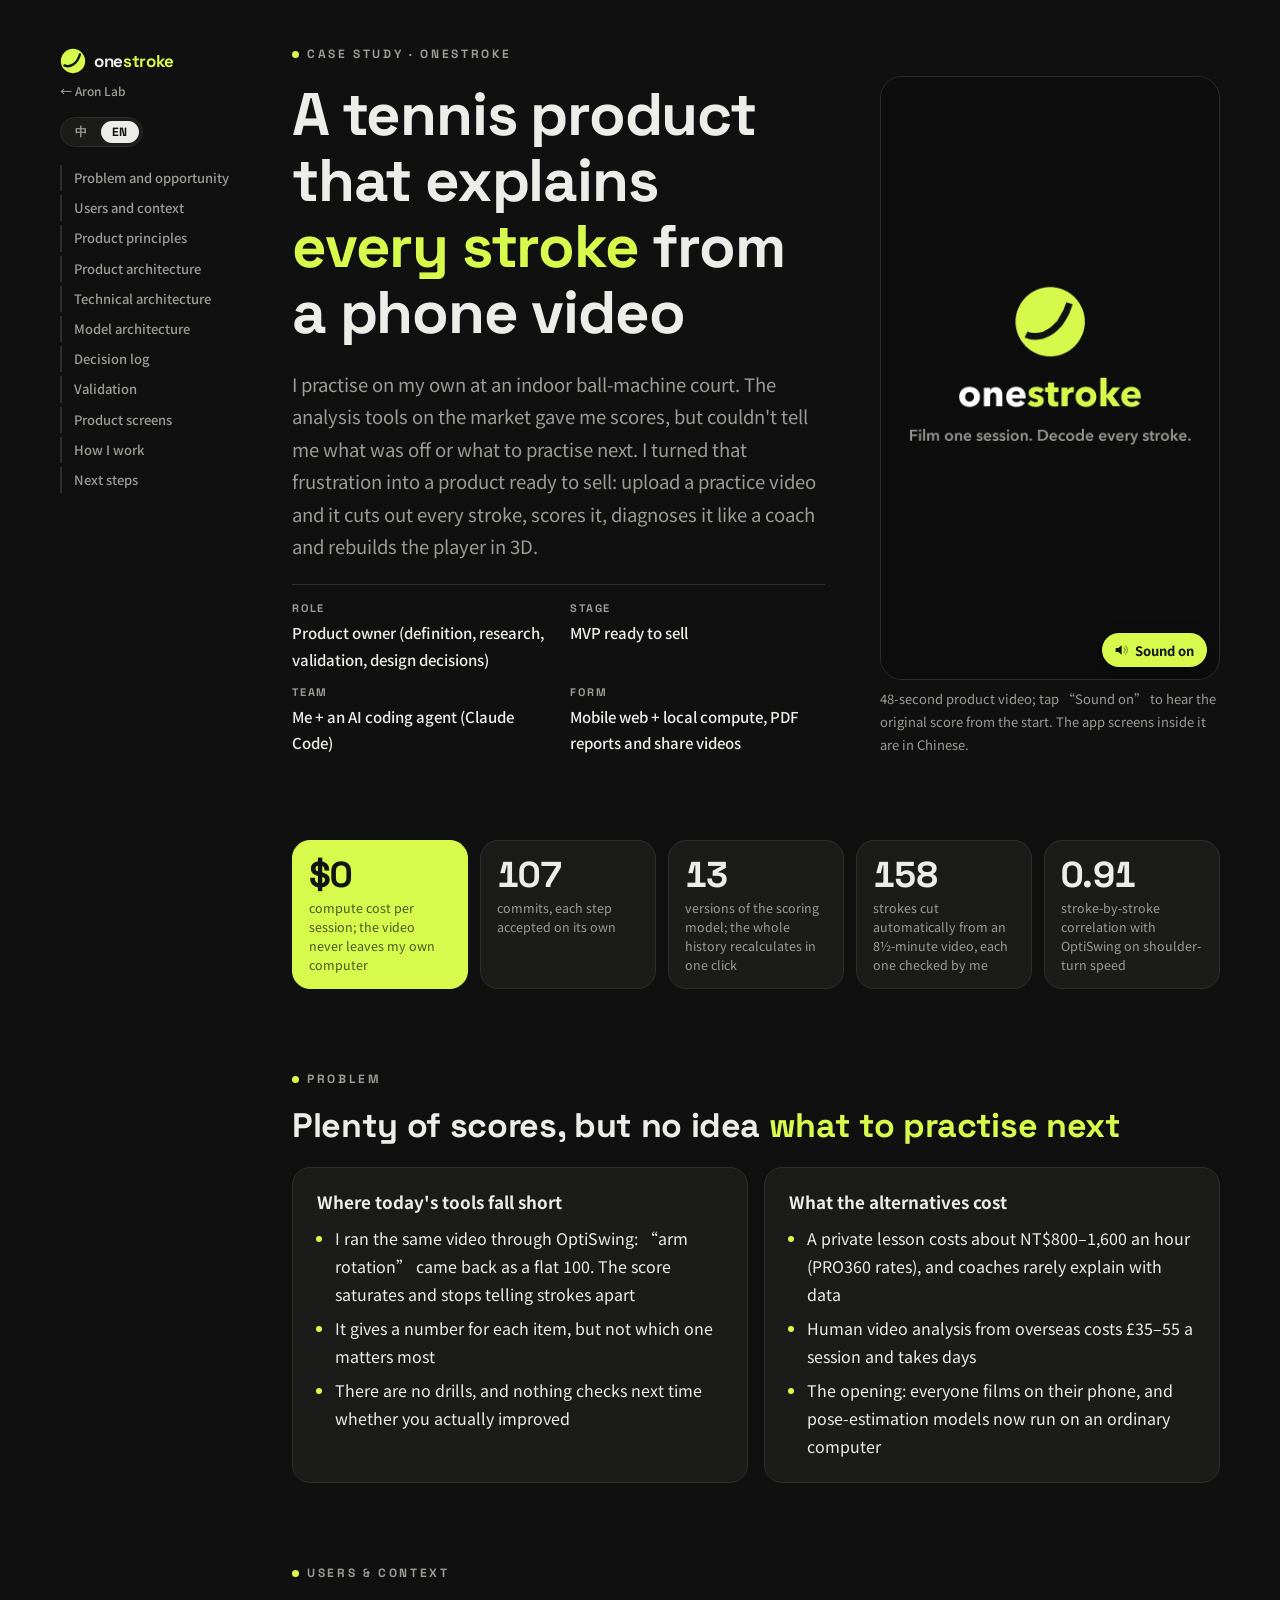
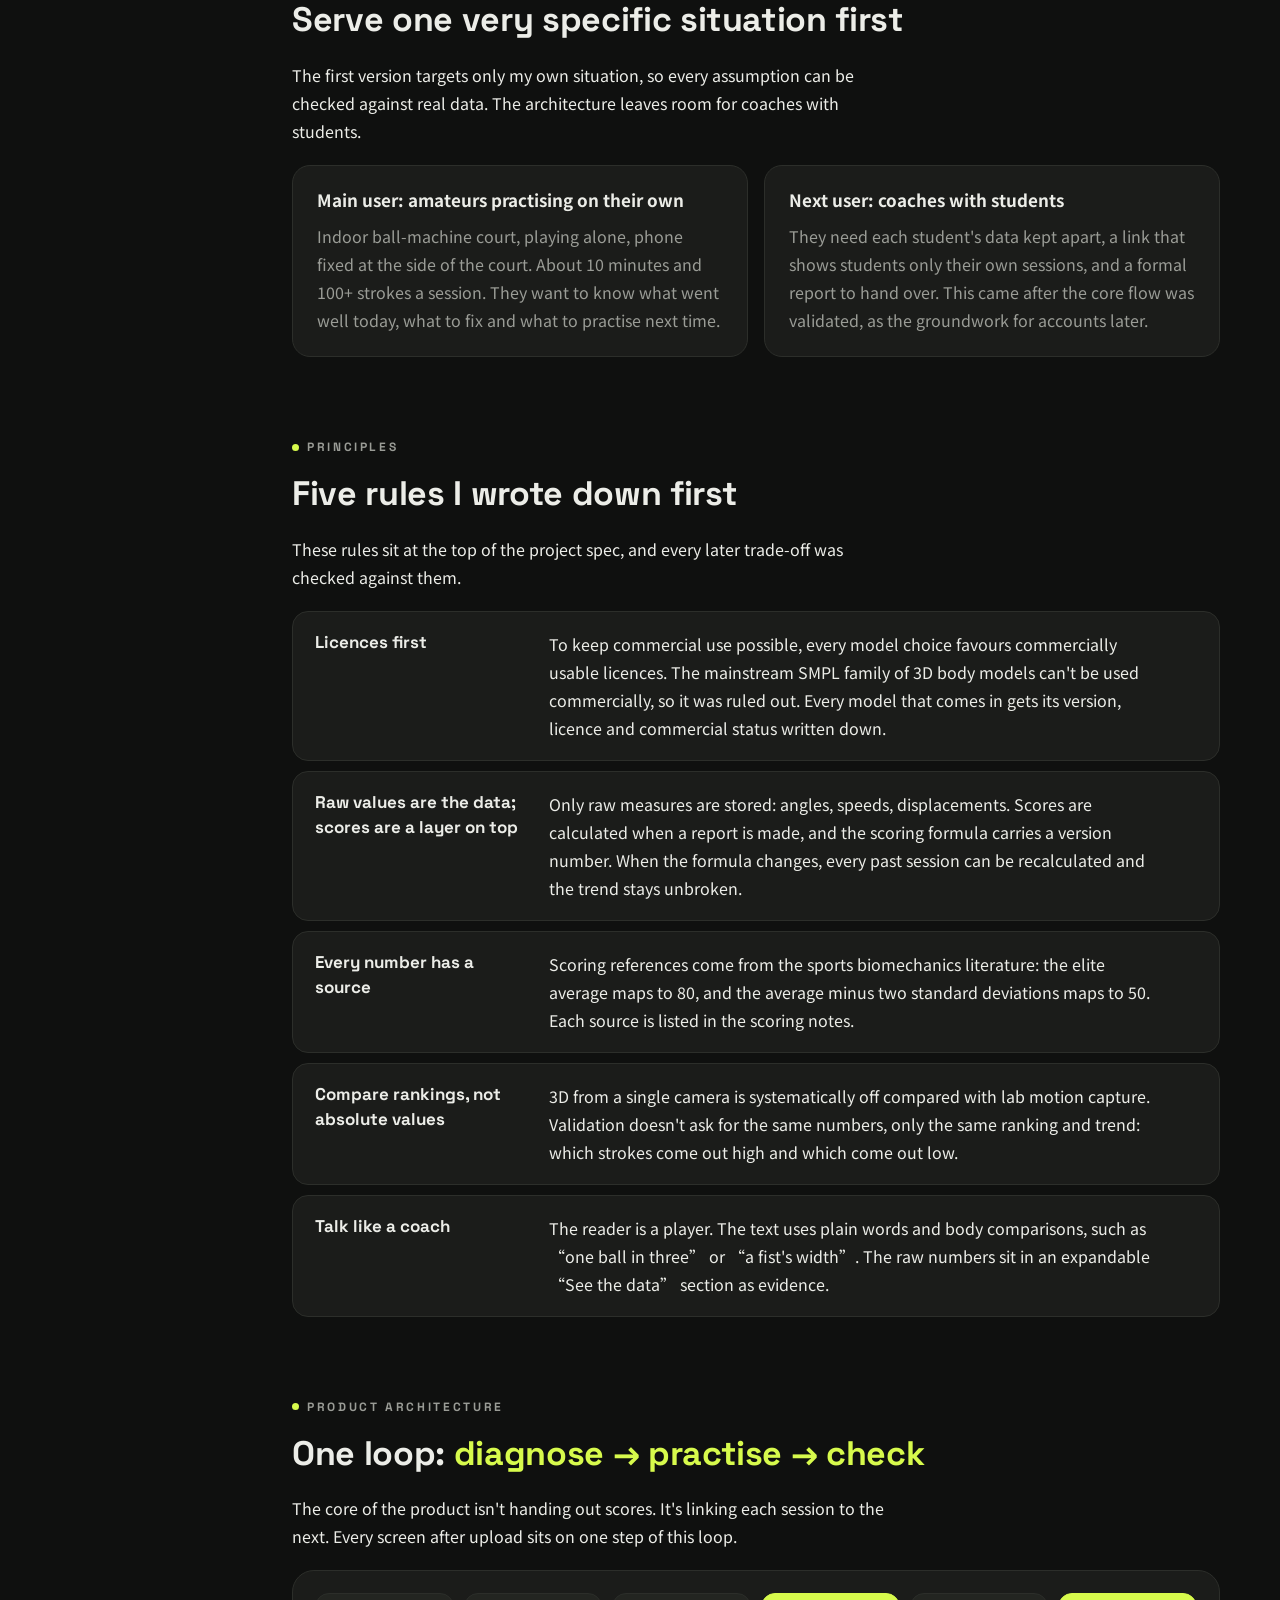
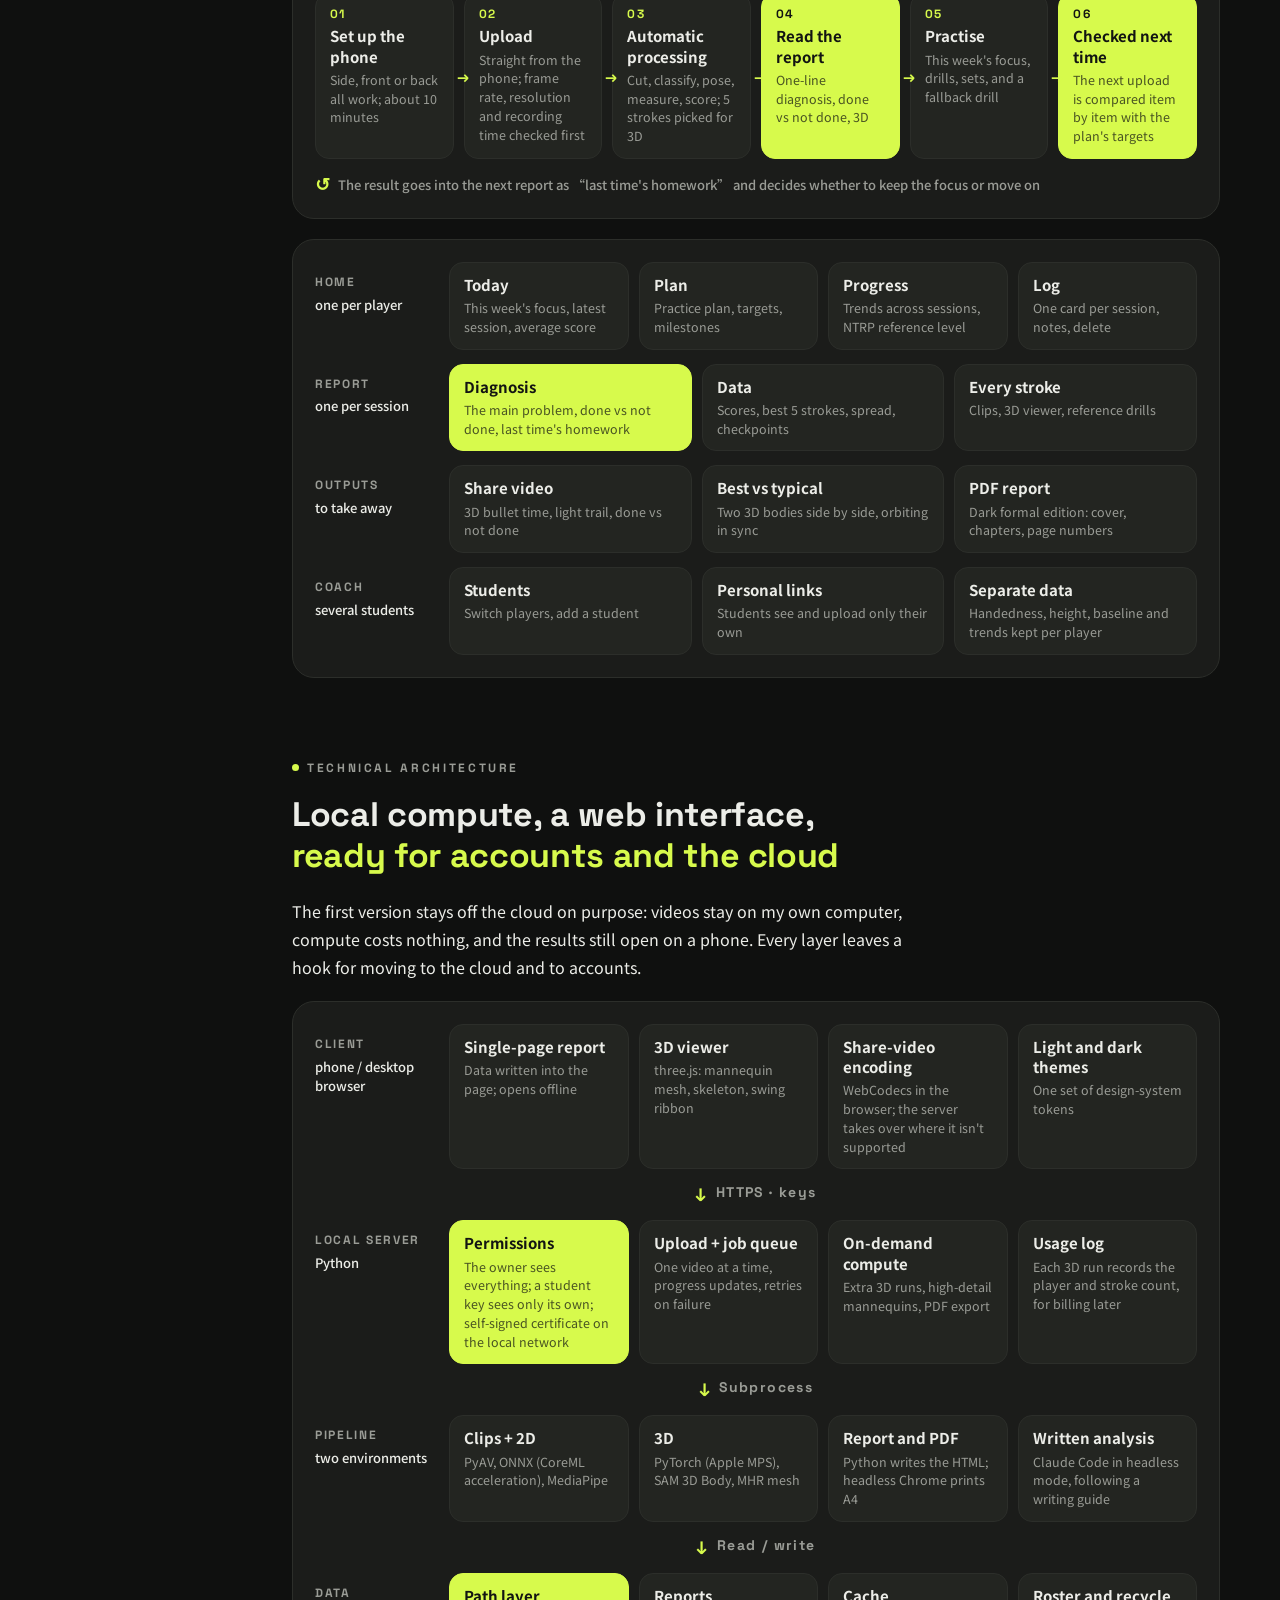
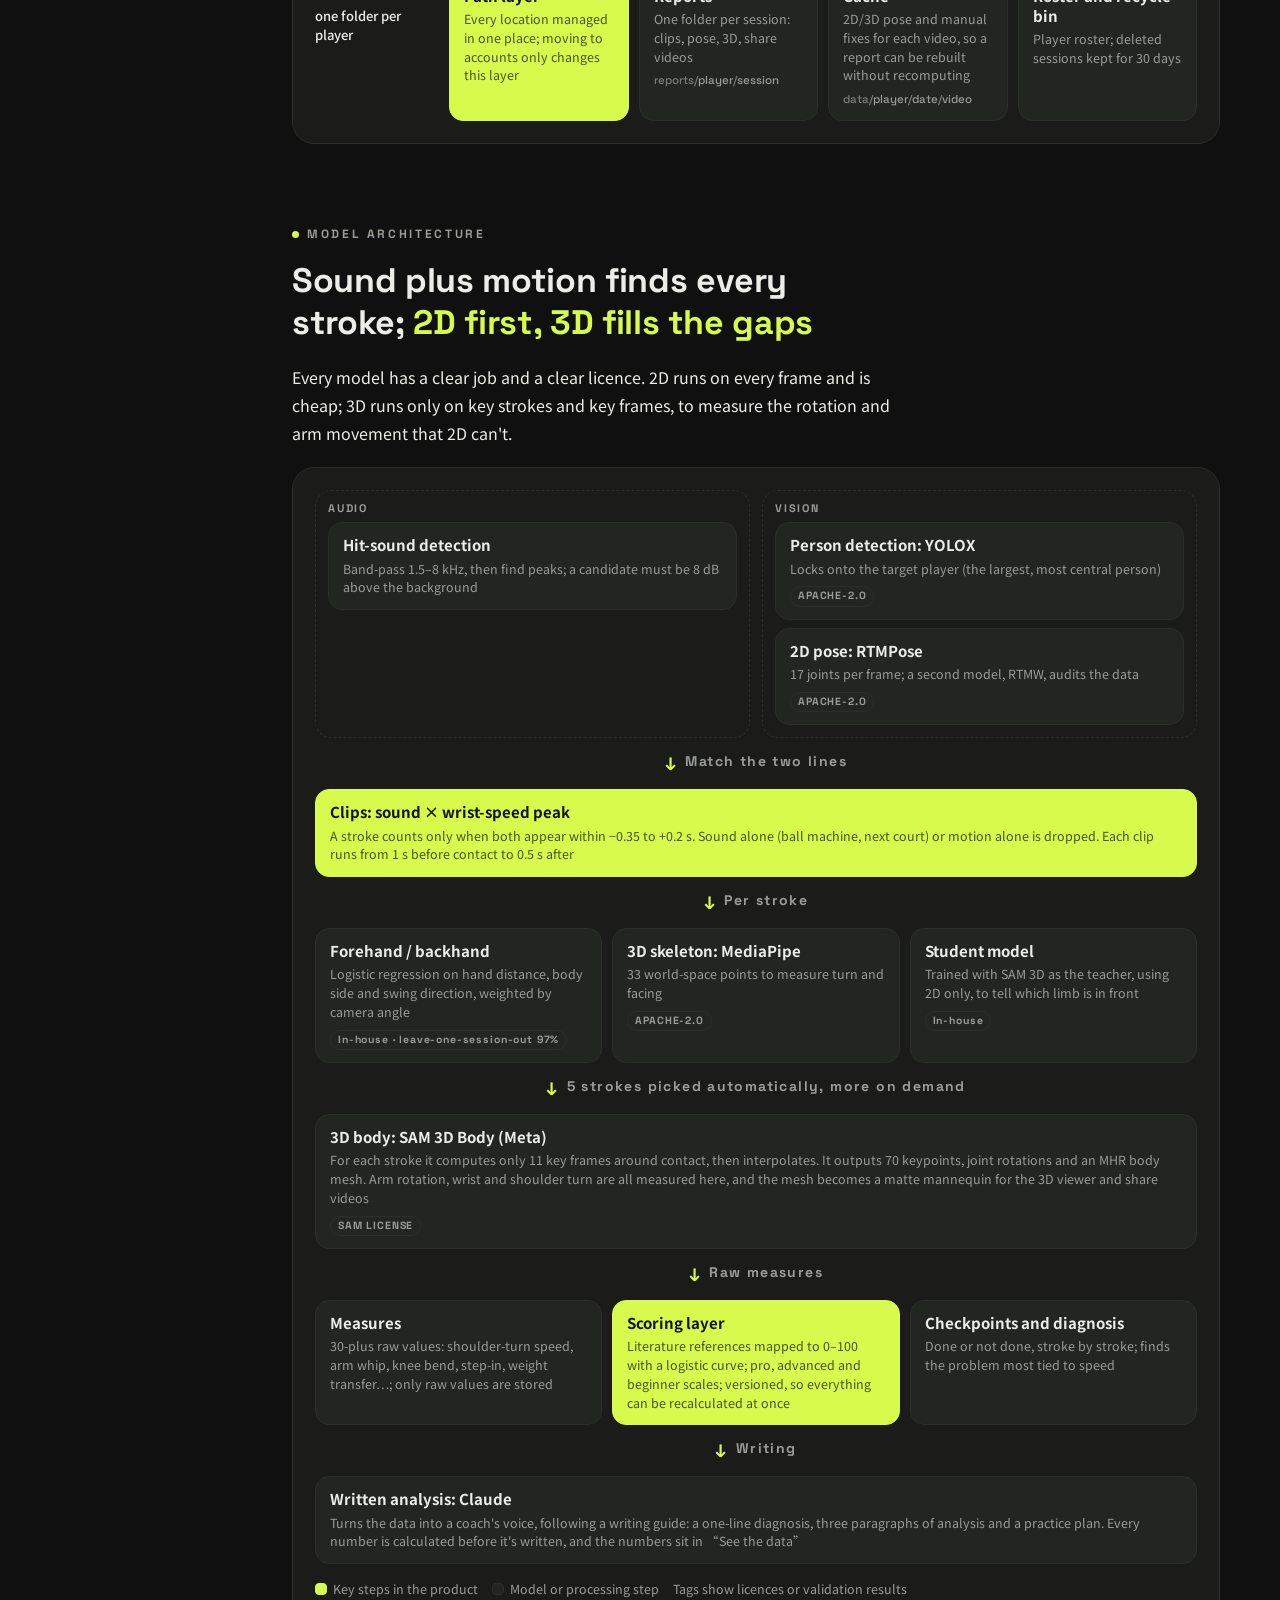
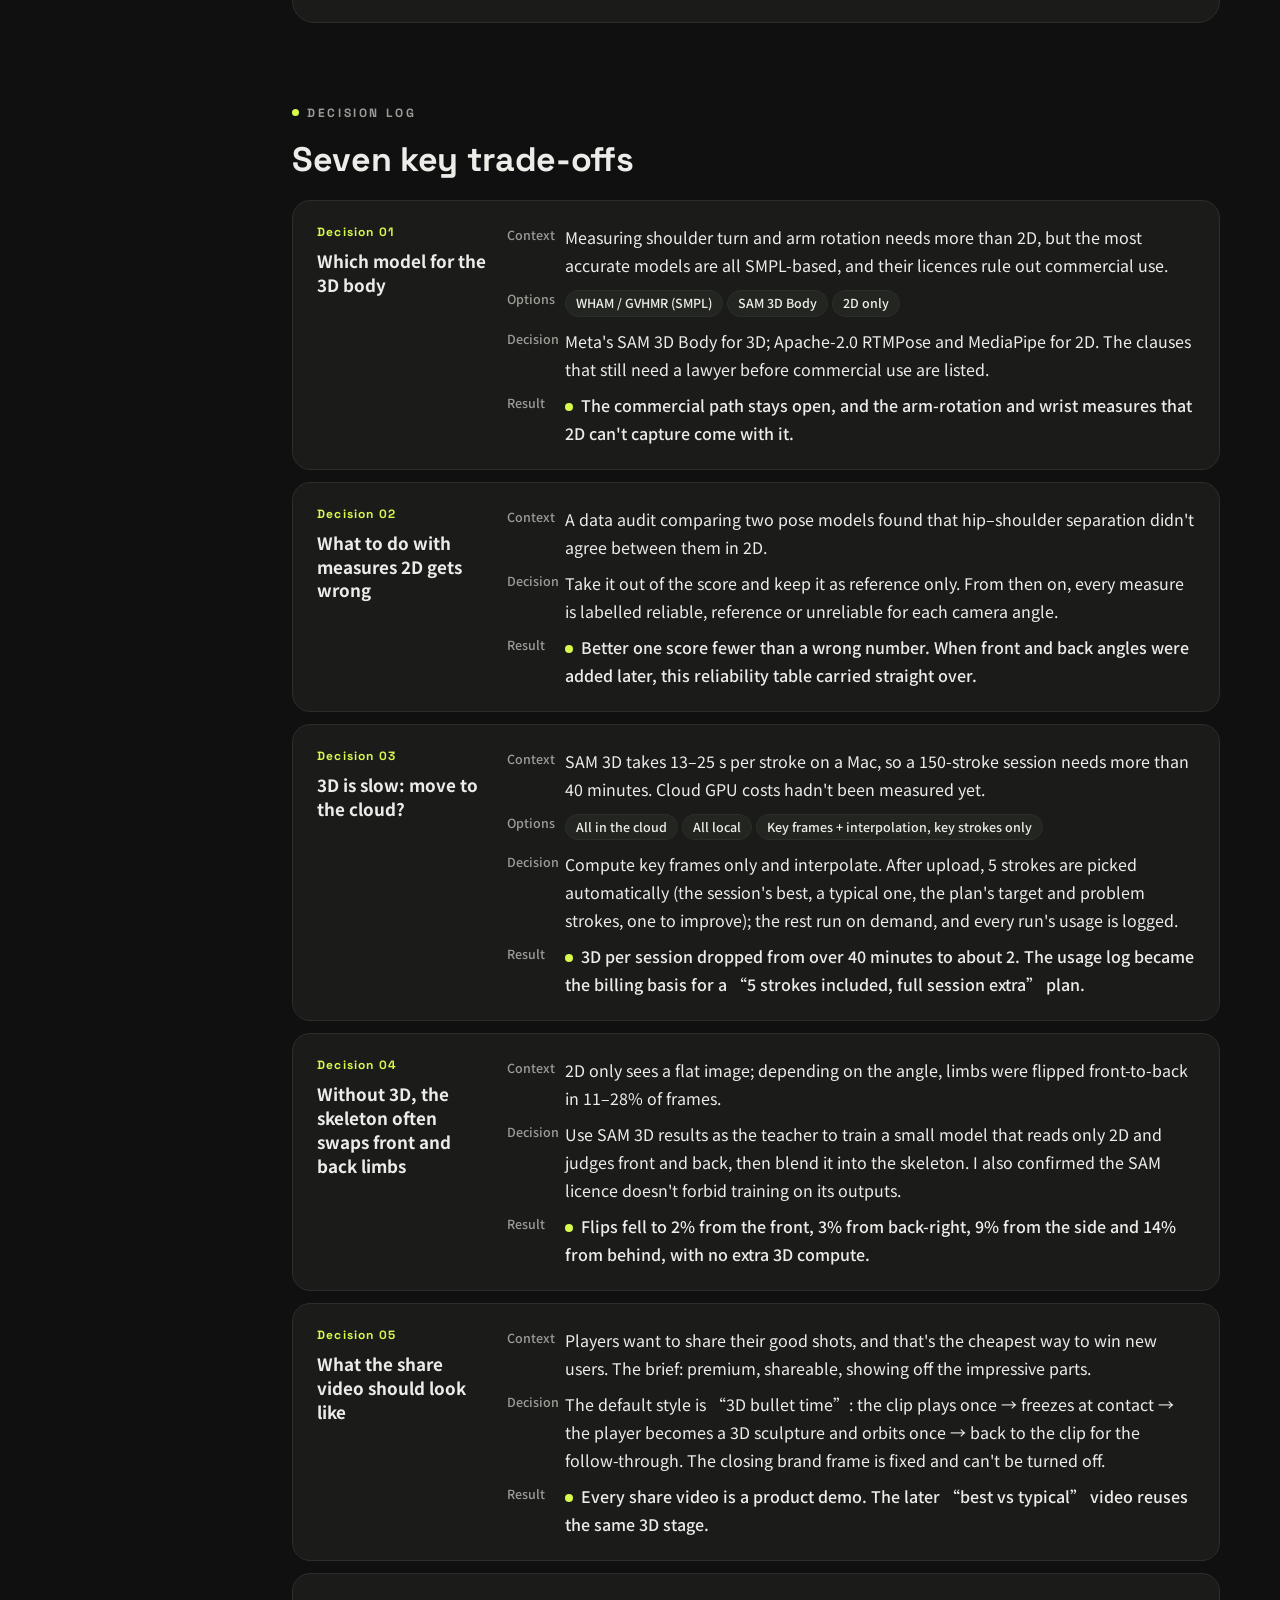
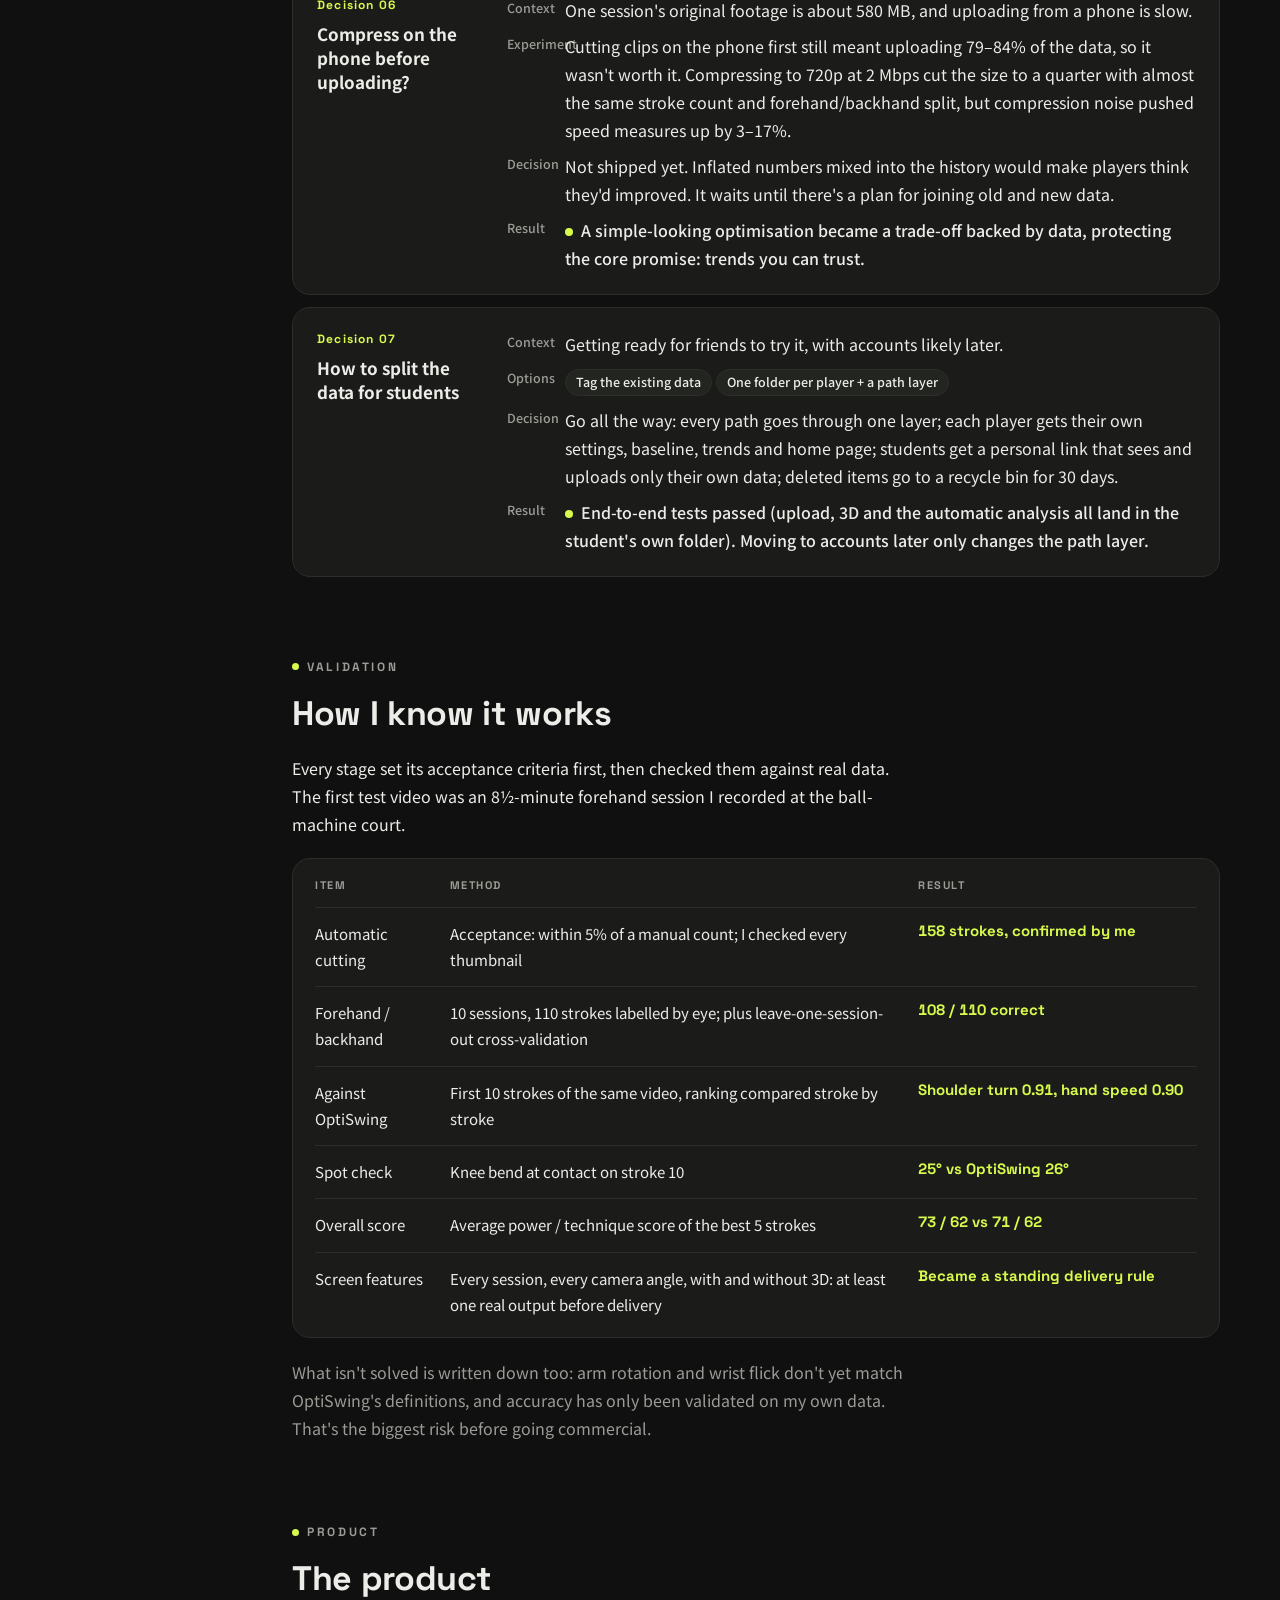
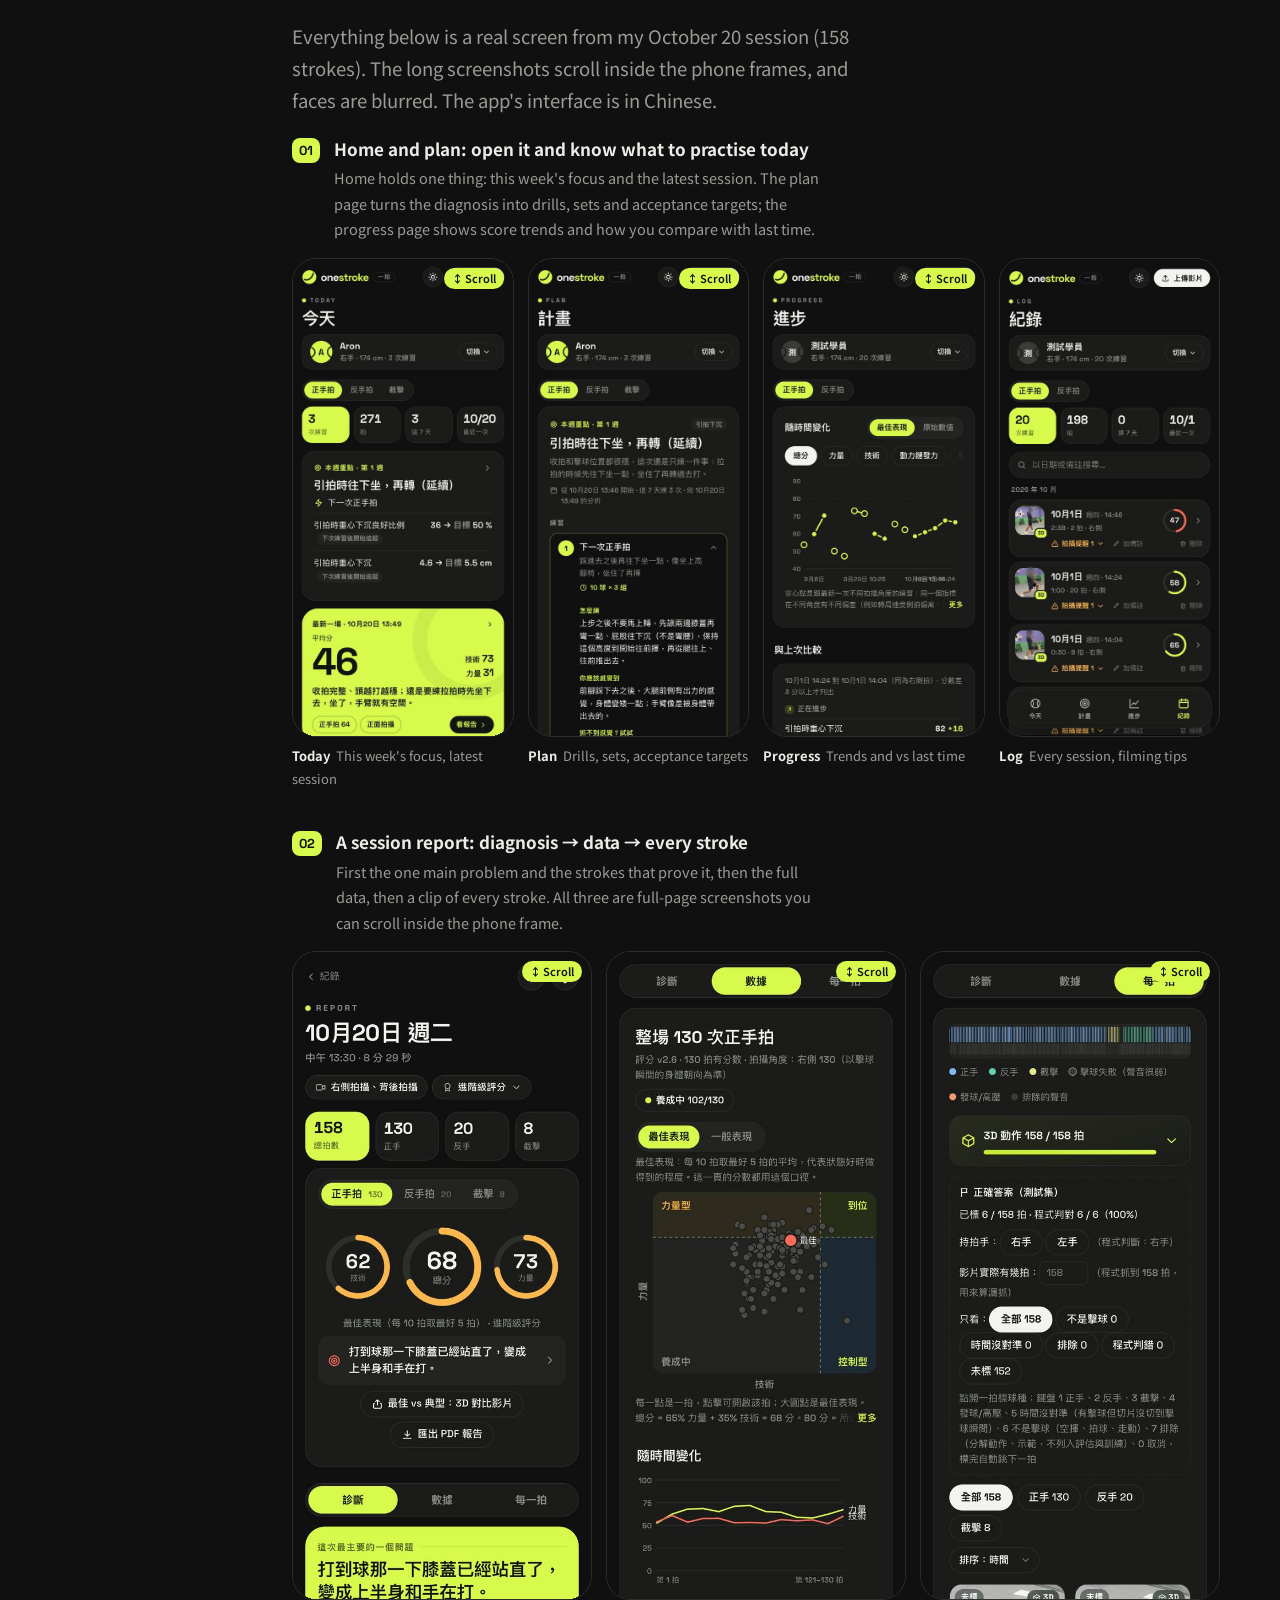
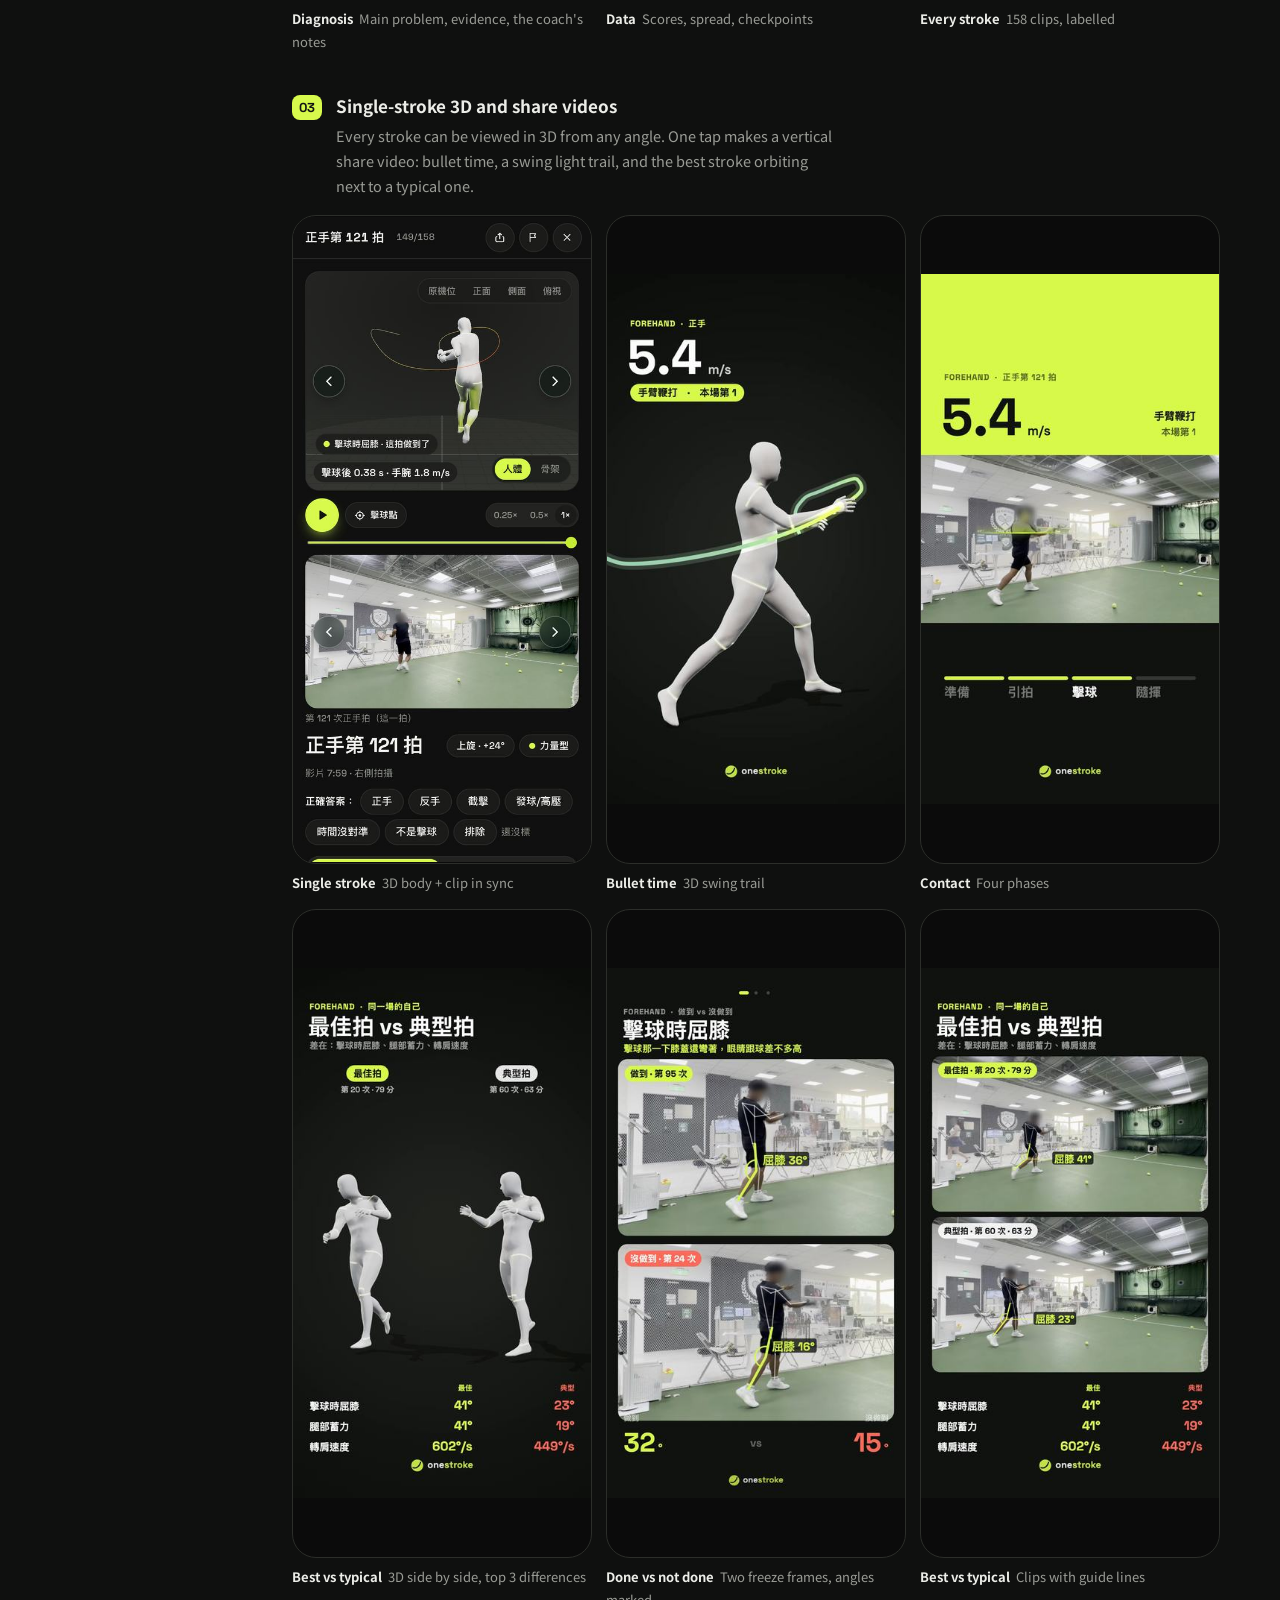
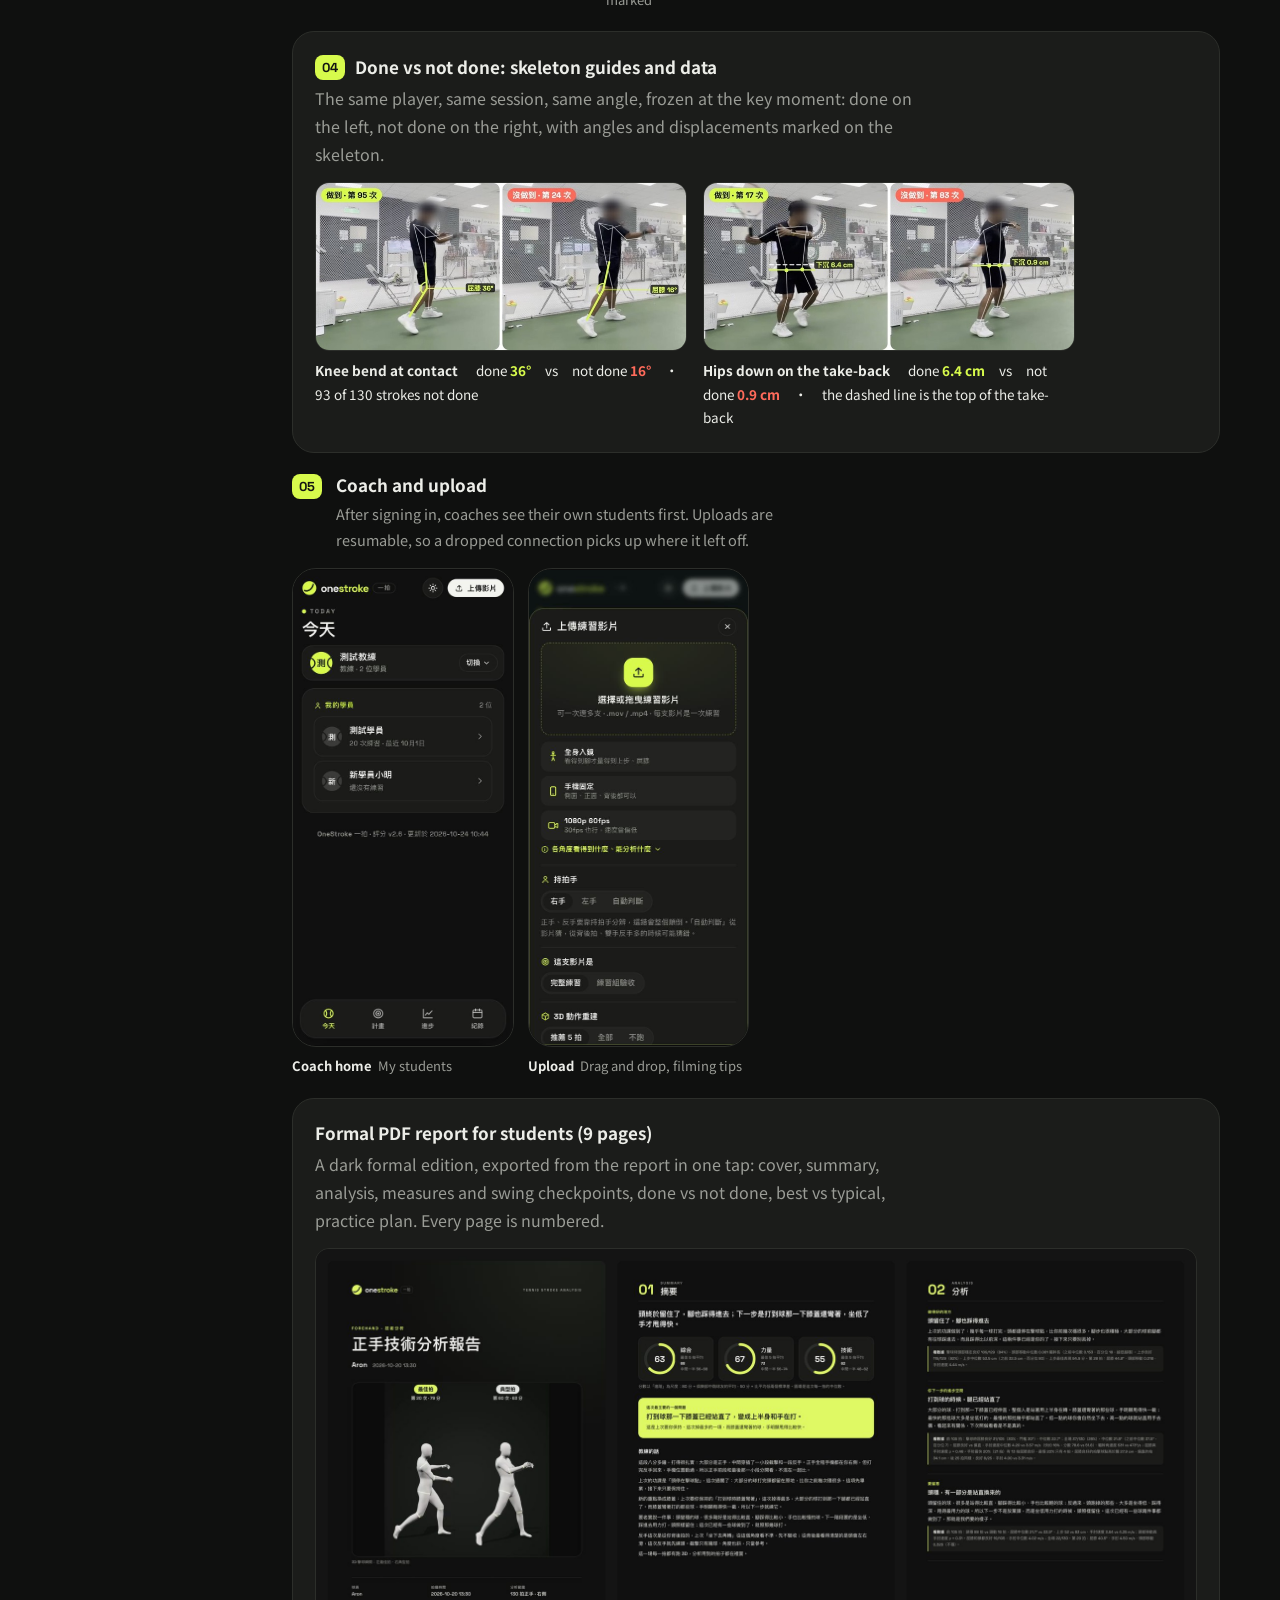
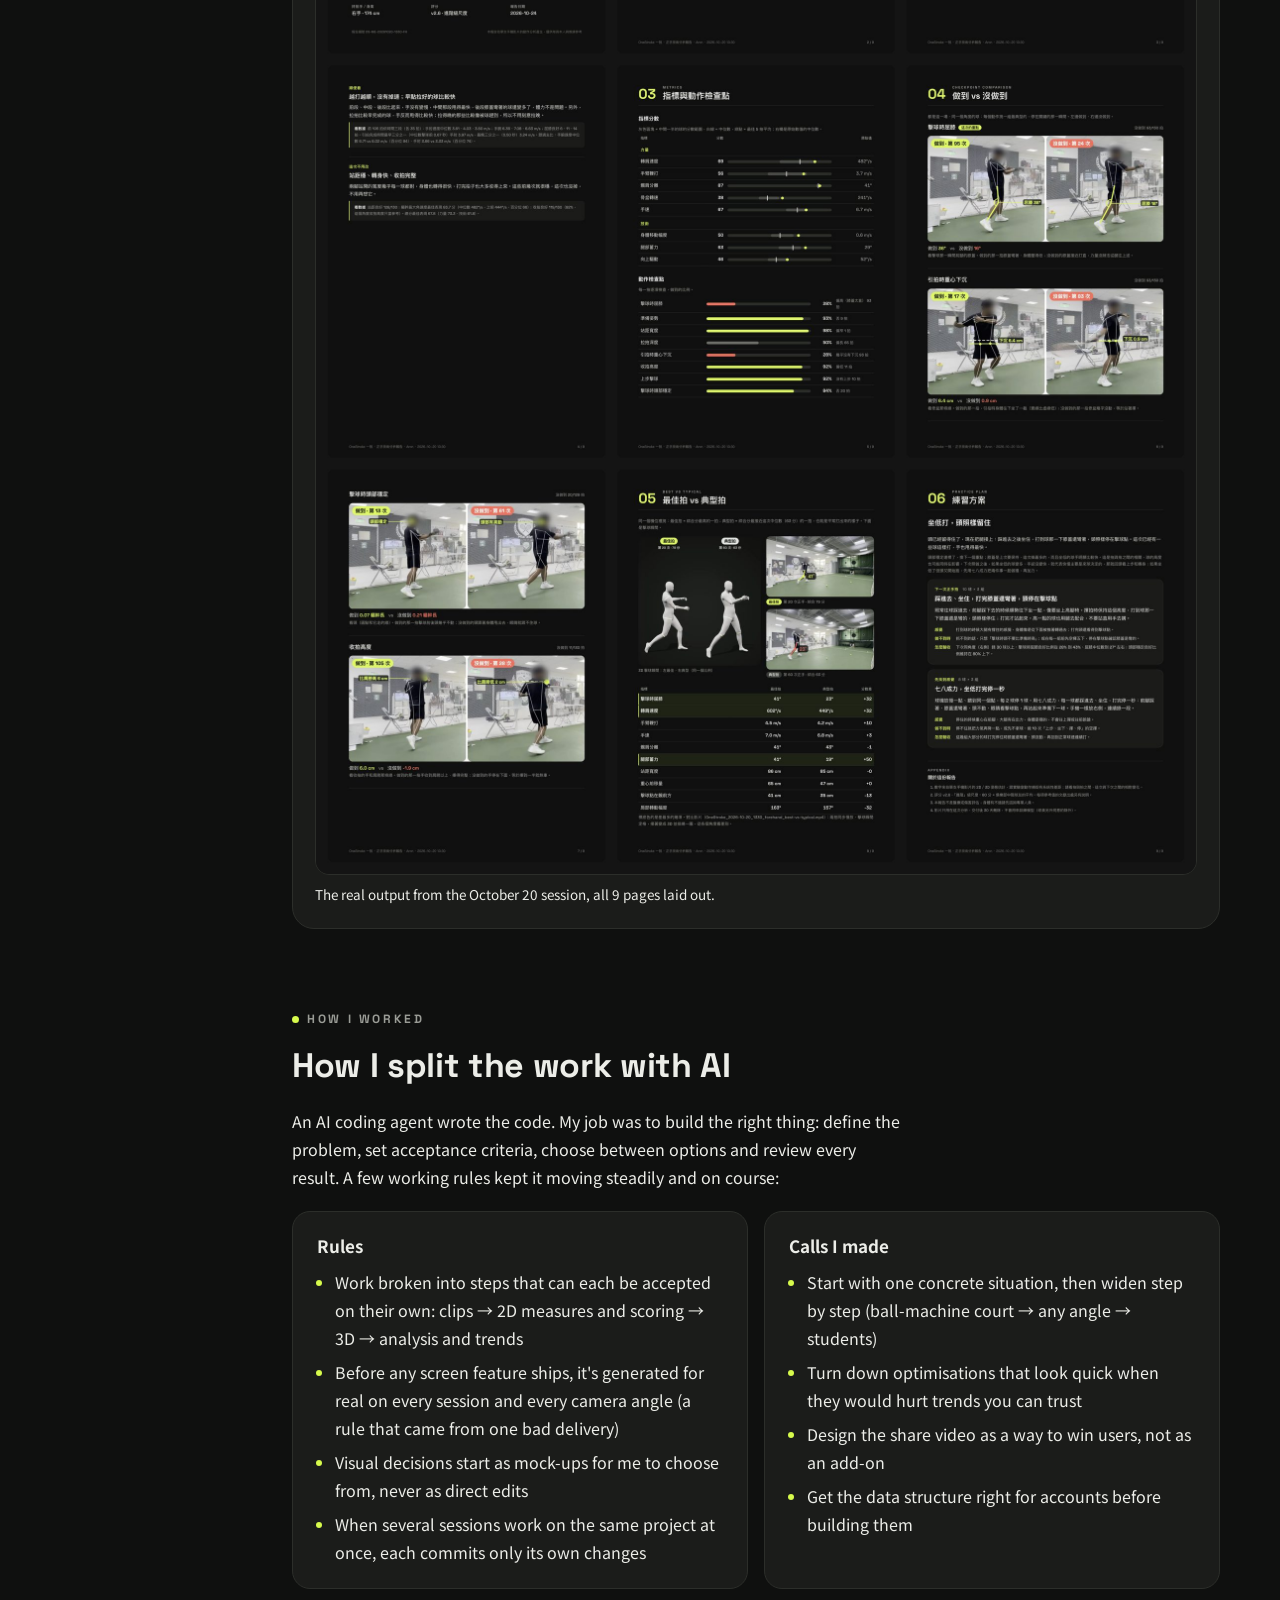
<file: onestroke/case-study/en/index.html>
<!doctype html>
<html lang="en" data-theme="dark">
<head>
<meta charset="utf-8">
<meta name="viewport" content="width=device-width, initial-scale=1, viewport-fit=cover">
<link rel="canonical" href="https://aronlab.dev/onestroke/case-study/en/">
<link rel="alternate" hreflang="zh-Hant" href="https://aronlab.dev/onestroke/case-study/?lang=zh">
<link rel="alternate" hreflang="en" href="https://aronlab.dev/onestroke/case-study/en/">
<link rel="alternate" hreflang="x-default" href="https://aronlab.dev/onestroke/case-study/">
<script>
  // 英文版。中文版在上一層；語言規則寫在中文版開頭。英文版只看網址的 ?lang= 和自己選過的，不依 IP 轉回中文。
  // 2026-11-12 從個人主頁搬到 Aron Lab 底下，跟其他作品放一起。
  // 路徑照其他作品的 <作品>.aronlab.dev/case-study/ 排：OneStroke 之後上線到 onestroke.aronlab.dev 時，
  // 把這個資料夾搬過去，Aron Lab 加一行 /onestroke/* 轉址就好。
  // 2026-11-15 中英雙語：英文版在 en/。語言跟 Aron Lab 首頁同一套：網址的 ?lang= → 自己選過的（localStorage 的 lab.lang，整個 aronlab.dev 共用）
  //   → IP 地區（functions/onestroke/case-study/index.js 寫進 <html data-geo>：台灣、香港、澳門、中國用中文，其他用英文）→ 瀏覽器語言。
  // 同一份網站也部署在 GitHub Pages；從 north7.github.io 進來的訪客轉到正式網域，路徑保留
  if (location.hostname === 'north7.github.io') location.replace('https://aronlab.dev' + location.pathname + location.search + location.hash);
  else (function () {
    var q = new URLSearchParams(location.search).get('lang'), s = null;
    try { s = localStorage.getItem('lab.lang'); } catch (e) {}
    var l = q === 'en' || q === 'zh' ? q : s;
    if (l === 'zh') location.replace('/onestroke/case-study/' + location.hash);
  })();
</script>
<meta name="description" content="A tennis swing analysis product that explains every stroke from one phone video: problem, principles, architecture, decision log, validation and real screens.">
<meta property="og:type" content="article">
<meta property="og:title" content="OneStroke | Case study · Aron">
<meta property="og:description" content="A tennis swing analysis product that explains every stroke from one phone video: problem, principles, architecture, decision log, validation and real screens.">
<meta property="og:url" content="https://aronlab.dev/onestroke/case-study/en/">
<meta property="og:image" content="https://aronlab.dev/onestroke/case-study/img/hero.jpg">
<meta name="twitter:card" content="summary_large_image">
<link rel="icon" href="data:image/svg+xml,%3Csvg xmlns='http://www.w3.org/2000/svg' viewBox='0 0 64 64'%3E%3Ccircle cx='32' cy='32' r='30' fill='%23D7FA4C'/%3E%3C/svg%3E">
<title>OneStroke | Case study · Aron</title>
<link rel="preconnect" href="https://fonts.googleapis.com">
<link rel="stylesheet" href="https://fonts.googleapis.com/css2?family=Space+Grotesk:wght@500;700&family=Noto+Sans+TC:wght@400;500;700&display=swap">
<style>
/* 版面：跟產品同一套「黑夜賽場」——夜場近黑底、炭灰卡片、萊姆綠只當重點與底色、珊瑚紅只標問題；
   長捲動的案例研究，桌面有側欄目錄；三張架構圖用卡片與箭頭畫成，跟著主題換色 */
:root {
  --bg: #0F100F; --card: #1B1C1A; --card2: #232521; --line: #2C2E2A; --fg: #ECEDE8; --muted: #9A9C96;
  --lime: #D7FA4C; --on-lime: #121412; --accent: #D7FA4C; --coral: #FF6B5B; --ring: #D7FA4C;
  --display: "Space Grotesk", "Noto Sans TC", "PingFang TC", system-ui, sans-serif;
  --body: "Noto Sans TC", "PingFang TC", "Microsoft JhengHei", system-ui, sans-serif;
  --num: "Space Grotesk", ui-monospace, "SFMono-Regular", Menlo, monospace;
  color-scheme: dark;
}
@media (prefers-color-scheme: light) { :root:not([data-theme="dark"]) {
  --bg: #F3F4F0; --card: #FFFFFF; --card2: #F7F8F4; --line: #E1E3DC; --fg: #121412; --muted: #62655E;
  --accent: #5F7F0E; --coral: #E5483A; --ring: #9DBF1E; color-scheme: light } }
:root[data-theme="light"] {
  --bg: #F3F4F0; --card: #FFFFFF; --card2: #F7F8F4; --line: #E1E3DC; --fg: #121412; --muted: #62655E;
  --accent: #5F7F0E; --coral: #E5483A; --ring: #9DBF1E; color-scheme: light }

* { box-sizing: border-box; }
body { background: var(--bg); color: var(--fg); font: 400 16px/1.75 var(--body); margin: 0;
  padding-left: max(16px, env(safe-area-inset-left, 0px)); padding-right: max(16px, env(safe-area-inset-right, 0px)); }
.wrap { max-width: 1160px; margin: 0 auto; padding-block: 48px 96px; display: grid; grid-template-columns: 176px minmax(0, 1fr); gap: 56px; }
nav.toc { position: sticky; top: calc(24px + env(safe-area-inset-top, 0px)); align-self: start; display: flex; flex-direction: column; gap: 4px; font: 500 13px/1.4 var(--body); }
.brand { display: flex; align-items: center; gap: 8px; font: 700 17px var(--display); letter-spacing: -.02em; margin-bottom: 4px; }
.brand svg { width: 26px; height: 26px; flex: none; }
.brand i { font-style: normal; color: var(--ring); }
nav.toc .who { font: 500 12px var(--body); color: var(--muted); margin-bottom: 14px; }
nav.toc a { color: var(--muted); text-decoration: none; padding: 4px 0 4px 12px; border-left: 2px solid var(--line); }
nav.toc a:hover, nav.toc a:focus-visible { color: var(--fg); border-left-color: var(--lime); outline: none; }
main { min-width: 0; display: flex; flex-direction: column; gap: 84px; }
section { display: flex; flex-direction: column; gap: 20px; scroll-margin-top: 24px; }
.eyebrow { display: flex; align-items: center; gap: 8px; font: 700 12px/1 var(--num); letter-spacing: .22em; text-transform: uppercase; color: var(--muted); }
.eyebrow::before { content: ""; width: 7px; height: 7px; border-radius: 50%; background: var(--lime); }
h1 { font: 700 clamp(36px, 5.6vw, 60px)/1.1 var(--display); letter-spacing: -.02em; margin: 0; text-wrap: balance; }
h1 em, h2 em { font-style: normal; color: var(--accent); }
h2 { font: 700 clamp(26px, 3.4vw, 34px)/1.22 var(--display); letter-spacing: -.01em; margin: 0; text-wrap: balance; }
h3 { font: 700 17px/1.45 var(--body); margin: 0; }
p { margin: 0; max-width: 68ch; }
.lede { font-size: 18.5px; color: var(--muted); max-width: 60ch; }
.muted { color: var(--muted); }
.card { background: var(--card); border: 1px solid var(--line); border-radius: 18px; padding: 22px 24px; display: flex; flex-direction: column; gap: 10px; min-width: 0; }

/* 開頭 */
.hero { display: grid; grid-template-columns: minmax(0, 1.2fr) minmax(0, .8fr); gap: 40px; align-items: end; }
.hero .txt { display: flex; flex-direction: column; gap: 22px; }
/* 主視覺影片：靜音自動播放、循環；「開聲音」從頭播並打開聲音 */
.hero .hv { justify-self: end; width: min(100%, 340px); }
.vwrap { position: relative; aspect-ratio: 9 / 16; border-radius: 22px; overflow: hidden; border: 1px solid var(--line); background: #0b0b0b; }
.vwrap video { width: 100%; height: 100%; display: block; object-fit: cover; }
.snd { position: absolute; right: 12px; bottom: 12px; display: inline-flex; align-items: center; gap: 6px; font: 700 13px/1 var(--body); color: var(--on-lime);
  background: var(--lime); border: 0; border-radius: 99px; padding: 9px 13px 9px 11px; cursor: pointer; box-shadow: 0 6px 18px rgba(0,0,0,.35); }
.snd svg { width: 16px; height: 16px; }
.snd[aria-pressed="false"] .w { opacity: .35; }
.snd[aria-pressed="true"] { background: rgba(16,16,16,.72); color: #ECEDE8; -webkit-backdrop-filter: blur(6px); backdrop-filter: blur(6px); }
.snd:focus-visible { outline: 2px solid var(--fg); outline-offset: 2px; }
.meta { display: grid; grid-template-columns: repeat(2, minmax(0, 1fr)); gap: 14px 24px; padding-top: 18px; border-top: 1px solid var(--line); margin: 0; }
.meta dt { font: 700 11px/1 var(--num); letter-spacing: .16em; text-transform: uppercase; color: var(--muted); margin-bottom: 6px; }
.meta dd { margin: 0; font-weight: 500; font-size: 15px; }
figure { margin: 0; display: flex; flex-direction: column; gap: 8px; min-width: 0; }
figure img { width: 100%; height: auto; display: block; border-radius: 18px; border: 1px solid var(--line); }
figcaption { font-size: 13px; color: var(--muted); }

/* 關鍵數字：跟產品首頁的數字方塊同一個樣子，第一格萊姆綠 */
.nums { display: grid; grid-template-columns: repeat(5, minmax(0, 1fr)); gap: 12px; }
.nums div { background: var(--card); border: 1px solid var(--line); border-radius: 18px; padding: 16px 16px 14px; display: flex; flex-direction: column; gap: 6px; }
.nums div:first-child { background: var(--lime); border-color: var(--lime); color: var(--on-lime); }
.nums div:first-child span { color: rgba(18,20,18,.7); }
.nums b { font: 700 clamp(26px, 3.2vw, 36px)/1 var(--display); letter-spacing: -.02em; font-variant-numeric: tabular-nums; }
.nums span { font-size: 12.5px; line-height: 1.5; color: var(--muted); }

.two { display: grid; grid-template-columns: repeat(2, minmax(0, 1fr)); gap: 16px; }
ul.plain { margin: 0; padding-left: 1.1em; display: flex; flex-direction: column; gap: 6px; }
ul.plain li::marker { color: var(--ring); }

/* 產品原則：編號是規格裡規則的順序 */
.rules { display: flex; flex-direction: column; gap: 10px; }
.rule { display: grid; grid-template-columns: 210px minmax(0, 1fr); gap: 24px; background: var(--card); border: 1px solid var(--line); border-radius: 16px; padding: 18px 22px; }
.rule h3 { font-family: var(--display); }

/* 架構圖共用：節點卡片、分層、箭頭 */
.diagram { background: var(--card); border: 1px solid var(--line); border-radius: 22px; padding: 22px; display: flex; flex-direction: column; gap: 14px; overflow-x: auto; }
.node { background: var(--card2); border: 1px solid var(--line); border-radius: 14px; padding: 12px 14px; display: flex; flex-direction: column; gap: 4px; min-width: 0; }
.node b { font: 700 15px/1.35 var(--body); }
.node small { font-size: 12.5px; line-height: 1.5; color: var(--muted); }
.node .path { font: 500 11.5px/1.5 var(--num); color: var(--muted); opacity: .75; margin-top: 2px; }
.node .path i { font-style: normal; white-space: nowrap; color: var(--fg); opacity: .8; }
.node.key { background: var(--lime); border-color: var(--lime); color: var(--on-lime); }
.node.key small { color: rgba(18,20,18,.72); }
.tag { display: inline-block; font: 700 10.5px/1 var(--num); letter-spacing: .08em; padding: 4px 7px; border-radius: 99px; border: 1px solid var(--line); color: var(--muted); margin-top: 4px; align-self: flex-start; }
.node.key .tag { border-color: rgba(18,20,18,.25); color: rgba(18,20,18,.75); }
.layer { display: grid; grid-template-columns: 120px minmax(0, 1fr); gap: 14px; align-items: stretch; }
.layer > .lab { font: 700 12px/1.4 var(--num); letter-spacing: .14em; text-transform: uppercase; color: var(--muted); padding-top: 12px; }
.layer > .lab span { display: block; font: 500 13px var(--body); letter-spacing: 0; text-transform: none; color: var(--fg); margin-top: 4px; }
.row { display: grid; gap: 10px; grid-template-columns: repeat(var(--n, 4), minmax(0, 1fr)); }
.down { display: flex; justify-content: center; color: var(--muted); font: 700 14px var(--num); letter-spacing: .1em; }
.down::before { content: "↓"; color: var(--ring); font-size: 18px; margin-right: 8px; }
/* 產品閉環：一圈六步，最後一步接回第一步 */
.loop { display: grid; grid-template-columns: repeat(6, minmax(0, 1fr)); gap: 10px; position: relative; }
.loop .node { position: relative; }
.loop .node .n { font: 700 12px var(--num); color: var(--ring); letter-spacing: .1em; }
.loop .node.key .n { color: var(--on-lime); }
.loop .node:not(:last-child)::after { content: "→"; position: absolute; right: -10px; top: 50%; transform: translate(50%, -50%); color: var(--ring); font: 700 15px var(--num); z-index: 1; }
.back { font: 500 13px var(--body); color: var(--muted); display: flex; align-items: center; gap: 8px; }
.back::before { content: "↺"; color: var(--ring); font: 700 18px var(--num); }
/* 模型架構：兩條輸入線匯流 */
.split { display: grid; grid-template-columns: repeat(2, minmax(0, 1fr)); gap: 12px; }
.lane { display: flex; flex-direction: column; gap: 8px; border: 1px dashed var(--line); border-radius: 16px; padding: 12px; }
.lane > .lab { font: 700 11px/1 var(--num); letter-spacing: .16em; text-transform: uppercase; color: var(--muted); }
.legend { display: flex; flex-wrap: wrap; gap: 14px; font-size: 12.5px; color: var(--muted); }
.legend i { display: inline-block; width: 12px; height: 12px; border-radius: 4px; vertical-align: -1px; margin-right: 6px; background: var(--card2); border: 1px solid var(--line); }
.legend i.k { background: var(--lime); border-color: var(--lime); }

/* 決策紀錄 */
.decs { display: flex; flex-direction: column; gap: 12px; }
.dec { background: var(--card); border: 1px solid var(--line); border-radius: 18px; padding: 22px 24px; display: grid; grid-template-columns: 170px minmax(0, 1fr); gap: 20px; }
.dec .when { font: 700 12px/1.5 var(--num); color: var(--ring); letter-spacing: .1em; }
.dec .when h3 { font: 700 17px/1.4 var(--body); color: var(--fg); letter-spacing: 0; margin-top: 8px; }
.dec dl { margin: 0; display: grid; grid-template-columns: 44px minmax(0, 1fr); gap: 8px 14px; }
.dec dt { font: 500 12.5px/1.9 var(--body); color: var(--muted); }
.dec dd { margin: 0; }
.dec dd.out { font-weight: 500; }
.dec dd.out::before { content: ""; display: inline-block; width: 8px; height: 8px; border-radius: 50%; background: var(--lime); margin-right: 8px; vertical-align: 1px; }
.chip { display: inline-block; font: 500 12.5px/1 var(--body); padding: 6px 10px; border-radius: 99px; background: var(--card2); border: 1px solid var(--line); margin: 2px 4px 2px 0; }

/* 驗證表 */
.tbl { overflow-x: auto; background: var(--card); border: 1px solid var(--line); border-radius: 18px; padding: 6px 22px; }
table { border-collapse: collapse; width: 100%; min-width: 620px; font-size: 15px; }
th, td { text-align: left; padding: 13px 14px 13px 0; border-bottom: 1px solid var(--line); vertical-align: top; }
tr:last-child td { border-bottom: 0; }
th { font: 700 11px/1.4 var(--num); letter-spacing: .14em; text-transform: uppercase; color: var(--muted); }
td.res { font: 700 15px var(--display); font-variant-numeric: tabular-nums; white-space: nowrap; color: var(--accent); }

/* 產品畫面 */
.screens { display: grid; grid-template-columns: repeat(5, minmax(0, 1fr)); gap: 12px; }
.screens img { border-radius: 22px; }
/* 產品畫面導覽：五組，每組一列手機框；長圖在框裡捲動 */
.tour { display: flex; flex-direction: column; gap: 40px; }
.tg { display: flex; flex-direction: column; gap: 16px; }
.tgh { display: flex; gap: 14px; align-items: flex-start; }
.tgh p { font-size: 14.5px; margin-top: 4px; max-width: 62ch; }
.tn { flex: none; font: 700 13px/1 var(--num); color: var(--on-lime); background: var(--lime); border-radius: 8px; padding: 6px 7px; margin-top: 1px; }
.cmph h3 .tn { display: inline-block; margin-right: 10px; vertical-align: 2px; }
.phones { display: grid; grid-template-columns: repeat(var(--n), minmax(0, 1fr)); gap: 14px; align-items: start; }
.ph { position: relative; }
.ph .fr { border: 1px solid var(--line); border-radius: 24px; overflow: hidden; background: #0b0b0b; aspect-ratio: 390 / 844; }
.ph .fr > img { height: 100%; object-fit: contain; }
.ph.long .fr > img { height: auto; }
.ph.long .fr { overflow-y: auto; overscroll-behavior: contain; scrollbar-width: thin; scrollbar-color: #444 transparent; }
.ph .fr img { border: 0; border-radius: 0; }
.ph .hint { position: absolute; top: 10px; right: 10px; font: 600 11px/1 var(--body); color: var(--on-lime); background: var(--lime); padding: 5px 8px; border-radius: 99px; pointer-events: none; }
.ph figcaption { font-size: 13px; color: var(--muted); }
.ph figcaption b { color: var(--fg); font-weight: 700; margin-right: 6px; }
.cmpk { display: flex; flex-direction: column; gap: 14px; background: var(--card); border: 1px solid var(--line); border-radius: 22px; padding: 22px; }
.cmpk .cmph { display: flex; flex-direction: column; gap: 4px; }
.cmpk img { border-radius: 14px; }
.cmpk figcaption { font-size: 13.5px; color: var(--fg); }
.cmpk .pair { display: grid; grid-template-columns: repeat(2, minmax(0, 1fr)); gap: 16px; align-items: start; max-width: 760px; }
.cmpk figcaption b { font-weight: 700; margin-right: 4px; }
.cmpk .good { color: var(--accent); font-weight: 700; } .cmpk .bad { color: var(--coral); font-weight: 700; }
.wide { display: grid; grid-template-columns: repeat(2, minmax(0, 1fr)); gap: 16px; align-items: start; max-width: 760px; }
.wide.solo { grid-template-columns: minmax(0, 1fr); max-width: 360px; }

.close { border-top: 1px solid var(--line); padding-top: 26px; display: flex; flex-direction: column; gap: 10px; }

@media (max-width: 900px) {
  .wrap { grid-template-columns: minmax(0, 1fr); gap: 28px; padding-block: 28px 72px; }
  nav.toc { position: static; flex-direction: row; flex-wrap: wrap; gap: 6px 14px; }
  nav.toc .brand, nav.toc .who { width: 100%; }
  nav.toc .who { margin-bottom: 6px; }
  nav.toc a { border-left: 0; padding: 0; }
  .hero .hv { justify-self: center; width: min(100%, 320px); }
  .hero, .two, .wide, .split, .cmpk .pair { grid-template-columns: minmax(0, 1fr); }
  .nums { grid-template-columns: repeat(2, minmax(0, 1fr)); }
  .screens { grid-template-columns: repeat(3, minmax(0, 1fr)); }
  .phones { display: flex; overflow-x: auto; scroll-snap-type: x mandatory; gap: 12px; padding-bottom: 6px; margin-inline: -4px; padding-inline: 4px; }
  .phones > .ph { flex: none; width: min(62vw, 260px); scroll-snap-align: start; }
  .rule, .dec, .layer { grid-template-columns: minmax(0, 1fr); gap: 10px; }
  .layer > .lab { padding-top: 0; }
  .row { grid-template-columns: repeat(2, minmax(0, 1fr)); }
  .loop { grid-template-columns: repeat(2, minmax(0, 1fr)); }
  .loop .node::after { display: none; }
  main { gap: 60px; }
}
@media (prefers-reduced-motion: no-preference) { nav.toc a { transition: color .15s, border-color .15s; } }
nav.toc a.who { border-left: 0; padding: 0; color: var(--muted); }
nav.toc a.who:hover { color: var(--fg); }
/* 中／EN 切換（2026-11-15，跟 Everkeep 產品案例同一套）：記住選擇（lab.lang，整個 aronlab.dev 共用），淡出後換到另一個語言的同一個章節 */
.langseg { display: inline-flex; align-self: flex-start; gap: 2px; padding: 3px; border: 1px solid var(--line); border-radius: 99px; background: var(--card); margin: 0 0 14px; }
.langseg a, nav.toc .langseg a { border: 0; padding: 5px 11px; border-radius: 99px; font: 700 12px/1 var(--num); letter-spacing: .06em; color: var(--muted); text-decoration: none; }
.langseg a[aria-current="true"], nav.toc .langseg a[aria-current="true"] { background: var(--fg); color: var(--bg); }
.langseg a:focus-visible { outline: 2px solid var(--lime); outline-offset: 2px; }
.tbr { display: none; }
@media (max-width: 900px) { nav.toc .who { width: auto; } nav.toc .langseg { margin: 0 0 6px auto; } nav.toc .tbr { display: block; flex-basis: 100%; height: 0; } }  /* 手機：跟「← Aron Lab」同一行、靠右，章節從下一行開始 */
html.leaving main, html.leaving nav.toc { opacity: 0; transform: translateY(6px); }
@media (prefers-reduced-motion: no-preference) { main, nav.toc { transition: opacity .2s ease, transform .2s ease; } .langseg a { transition: background .25s, color .25s; } }
</style>
</head>
<body>
<div class="wrap">
<nav class="toc" aria-label="Contents">
  <div class="brand"><svg viewBox="0 0 64 64" aria-hidden="true"><circle cx="32" cy="32" r="30" fill="#D7FA4C"/><path d="M11 43C24 49 42 40 49 16" fill="none" stroke="#121412" stroke-width="6" stroke-linecap="round"/></svg><span>one<i>stroke</i></span></div>
  <a class="who" href="/#w-onestroke">← Aron Lab</a>
  <div class="langseg" role="group" aria-label="語言 Language"><a href="/onestroke/case-study/?lang=zh" data-lang-set="zh" lang="zh-Hant">中</a><a href="/onestroke/case-study/en/?lang=en" data-lang-set="en" lang="en" aria-current="true">EN</a></div><i class="tbr" aria-hidden="true"></i>
  <a href="#problem">Problem and opportunity</a><a href="#users">Users and context</a><a href="#principles">Product principles</a><a href="#product-arch">Product architecture</a><a href="#tech-arch">Technical architecture</a><a href="#model-arch">Model architecture</a>
  <a href="#decisions">Decision log</a><a href="#validation">Validation</a><a href="#product">Product screens</a><a href="#method">How I work</a><a href="#next">Next steps</a>
</nav>
<main>

<section class="hero" aria-labelledby="t">
  <div class="txt">
    <div class="eyebrow">Case study · OneStroke</div>
    <h1 id="t">A tennis product that explains<br><em>every stroke</em> from a phone video</h1>
    <p class="lede">I practise on my own at an indoor ball-machine court. The analysis tools on the market gave me scores, but couldn't tell me what was off or what to practise next. I turned that frustration into a product ready to sell: upload a practice video and it cuts out every stroke, scores it, diagnoses it like a coach and rebuilds the player in 3D.</p>
    <dl class="meta">
      <div><dt>Role</dt><dd>Product owner (definition, research, validation, design decisions)</dd></div>
      <div><dt>Stage</dt><dd>MVP ready to sell</dd></div>
      <div><dt>Team</dt><dd>Me + an AI coding agent (Claude Code)</dd></div>
      <div><dt>Form</dt><dd>Mobile web + local compute, PDF reports and share videos</dd></div>
    </dl>
  </div>
  <figure class="hv"><div class="vwrap"><video id="heroVid" src="/assets/media/onestroke/promo-en.mp4" poster="/assets/media/onestroke/promo-en-poster.jpg" autoplay muted loop playsinline preload="auto" aria-label="48-second product video: automatic stroke cutting, scoring, 3D bullet time, done vs not done, practice plan, PDF report and coach edition"></video><button class="snd" id="snd" type="button" aria-pressed="false"><svg viewBox="0 0 24 24" aria-hidden="true"><path d="M4 9v6h4l5 4V5L8 9H4z" fill="currentColor"/><path class="w" d="M16.5 8.5a5 5 0 0 1 0 7M19 6a8.5 8.5 0 0 1 0 12" fill="none" stroke="currentColor" stroke-width="2" stroke-linecap="round"/></svg><span>Sound on</span></button></div><figcaption>48-second product video; tap “Sound on” to hear the original score from the start. The app screens inside it are in Chinese.</figcaption></figure>
</section>

<div class="nums" role="list">
  <div role="listitem"><b>$0</b><span>compute cost per session; the video never leaves my own computer</span></div>
  <div role="listitem"><b>107</b><span>commits, each step accepted on its own</span></div>
  <div role="listitem"><b>13</b><span>versions of the scoring model; the whole history recalculates in one click</span></div>
  <div role="listitem"><b>158</b><span>strokes cut automatically from an 8½-minute video, each one checked by me</span></div>
  <div role="listitem"><b>0.91</b><span>stroke-by-stroke correlation with OptiSwing on shoulder-turn speed</span></div>
</div>

<section id="problem" aria-labelledby="h-problem">
  <div class="eyebrow">Problem</div>
  <h2 id="h-problem">Plenty of scores, but no idea <em>what to practise next</em></h2>
  <div class="two">
    <div class="card"><h3>Where today's tools fall short</h3>
      <ul class="plain">
        <li>I ran the same video through OptiSwing: “arm rotation” came back as a flat 100. The score saturates and stops telling strokes apart</li>
        <li>It gives a number for each item, but not which one matters most</li>
        <li>There are no drills, and nothing checks next time whether you actually improved</li>
      </ul></div>
    <div class="card"><h3>What the alternatives cost</h3>
      <ul class="plain">
        <li>A private lesson costs about NT$800–1,600 an hour (PRO360 rates), and coaches rarely explain with data</li>
        <li>Human video analysis from overseas costs £35–55 a session and takes days</li>
        <li>The opening: everyone films on their phone, and pose-estimation models now run on an ordinary computer</li>
      </ul></div>
  </div>
</section>

<section id="users" aria-labelledby="h-users">
  <div class="eyebrow">Users &amp; context</div>
  <h2 id="h-users">Serve one very specific situation first</h2>
  <p>The first version targets only my own situation, so every assumption can be checked against real data. The architecture leaves room for coaches with students.</p>
  <div class="two">
    <div class="card"><h3>Main user: amateurs practising on their own</h3>
      <p class="muted">Indoor ball-machine court, playing alone, phone fixed at the side of the court. About 10 minutes and 100+ strokes a session. They want to know what went well today, what to fix and what to practise next time.</p></div>
    <div class="card"><h3>Next user: coaches with students</h3>
      <p class="muted">They need each student's data kept apart, a link that shows students only their own sessions, and a formal report to hand over. This came after the core flow was validated, as the groundwork for accounts later.</p></div>
  </div>
</section>

<section id="principles" aria-labelledby="h-principles">
  <div class="eyebrow">Principles</div>
  <h2 id="h-principles">Five rules I wrote down first</h2>
  <p>These rules sit at the top of the project spec, and every later trade-off was checked against them.</p>
  <div class="rules">
    <div class="rule"><h3>Licences first</h3><p>To keep commercial use possible, every model choice favours commercially usable licences. The mainstream SMPL family of 3D body models can't be used commercially, so it was ruled out. Every model that comes in gets its version, licence and commercial status written down.</p></div>
    <div class="rule"><h3>Raw values are the data; scores are a layer on top</h3><p>Only raw measures are stored: angles, speeds, displacements. Scores are calculated when a report is made, and the scoring formula carries a version number. When the formula changes, every past session can be recalculated and the trend stays unbroken.</p></div>
    <div class="rule"><h3>Every number has a source</h3><p>Scoring references come from the sports biomechanics literature: the elite average maps to 80, and the average minus two standard deviations maps to 50. Each source is listed in the scoring notes.</p></div>
    <div class="rule"><h3>Compare rankings, not absolute values</h3><p>3D from a single camera is systematically off compared with lab motion capture. Validation doesn't ask for the same numbers, only the same ranking and trend: which strokes come out high and which come out low.</p></div>
    <div class="rule"><h3>Talk like a coach</h3><p>The reader is a player. The text uses plain words and body comparisons, such as “one ball in three” or “a fist's width”. The raw numbers sit in an expandable “See the data” section as evidence.</p></div>
  </div>
</section>

<section id="product-arch" aria-labelledby="h-parch">
  <div class="eyebrow">Product architecture</div>
  <h2 id="h-parch">One loop: <em>diagnose → practise → check</em></h2>
  <p>The core of the product isn't handing out scores. It's linking each session to the next. Every screen after upload sits on one step of this loop.</p>
  <div class="diagram" role="img" aria-label="Product loop: film, upload, automatic processing, read the report, practise, checked next time, then back to reading the report">
    <div class="loop">
      <div class="node"><span class="n">01</span><b>Set up the phone</b><small>Side, front or back all work; about 10 minutes</small></div>
      <div class="node"><span class="n">02</span><b>Upload</b><small>Straight from the phone; frame rate, resolution and recording time checked first</small></div>
      <div class="node"><span class="n">03</span><b>Automatic processing</b><small>Cut, classify, pose, measure, score; 5 strokes picked for 3D</small></div>
      <div class="node key"><span class="n">04</span><b>Read the report</b><small>One-line diagnosis, done vs not done, 3D</small></div>
      <div class="node"><span class="n">05</span><b>Practise</b><small>This week's focus, drills, sets, and a fallback drill</small></div>
      <div class="node key"><span class="n">06</span><b>Checked next time</b><small>The next upload is compared item by item with the plan's targets</small></div>
    </div>
    <div class="back">The result goes into the next report as “last time's homework” and decides whether to keep the focus or move on</div>
  </div>
  <div class="diagram" role="img" aria-label="Product modules: home, report, single stroke, outputs, student management">
    <div class="layer"><div class="lab">Home<span>one per player</span></div>
      <div class="row" style="--n:4"><div class="node"><b>Today</b><small>This week's focus, latest session, average score</small></div><div class="node"><b>Plan</b><small>Practice plan, targets, milestones</small></div><div class="node"><b>Progress</b><small>Trends across sessions, NTRP reference level</small></div><div class="node"><b>Log</b><small>One card per session, notes, delete</small></div></div></div>
    <div class="layer"><div class="lab">Report<span>one per session</span></div>
      <div class="row" style="--n:3"><div class="node key"><b>Diagnosis</b><small>The main problem, done vs not done, last time's homework</small></div><div class="node"><b>Data</b><small>Scores, best 5 strokes, spread, checkpoints</small></div><div class="node"><b>Every stroke</b><small>Clips, 3D viewer, reference drills</small></div></div></div>
    <div class="layer"><div class="lab">Outputs<span>to take away</span></div>
      <div class="row" style="--n:3"><div class="node"><b>Share video</b><small>3D bullet time, light trail, done vs not done</small></div><div class="node"><b>Best vs typical</b><small>Two 3D bodies side by side, orbiting in sync</small></div><div class="node"><b>PDF report</b><small>Dark formal edition: cover, chapters, page numbers</small></div></div></div>
    <div class="layer"><div class="lab">Coach<span>several students</span></div>
      <div class="row" style="--n:3"><div class="node"><b>Students</b><small>Switch players, add a student</small></div><div class="node"><b>Personal links</b><small>Students see and upload only their own</small></div><div class="node"><b>Separate data</b><small>Handedness, height, baseline and trends kept per player</small></div></div></div>
  </div>
</section>

<section id="tech-arch" aria-labelledby="h-tarch">
  <div class="eyebrow">Technical architecture</div>
  <h2 id="h-tarch">Local compute, a web interface, <em>ready for accounts and the cloud</em></h2>
  <p>The first version stays off the cloud on purpose: videos stay on my own computer, compute costs nothing, and the results still open on a phone. Every layer leaves a hook for moving to the cloud and to accounts.</p>
  <div class="diagram" role="img" aria-label="Technical architecture in four layers: client, local server, pipeline, data">
    <div class="layer"><div class="lab">Client<span>phone / desktop browser</span></div>
      <div class="row" style="--n:4"><div class="node"><b>Single-page report</b><small>Data written into the page; opens offline</small></div><div class="node"><b>3D viewer</b><small>three.js: mannequin mesh, skeleton, swing ribbon</small></div><div class="node"><b>Share-video encoding</b><small>WebCodecs in the browser; the server takes over where it isn't supported</small></div><div class="node"><b>Light and dark themes</b><small>One set of design-system tokens</small></div></div></div>
    <div class="down">HTTPS · keys</div>
    <div class="layer"><div class="lab">Local server<span>Python</span></div>
      <div class="row" style="--n:4"><div class="node key"><b>Permissions</b><small>The owner sees everything; a student key sees only its own; self-signed certificate on the local network</small></div><div class="node"><b>Upload + job queue</b><small>One video at a time, progress updates, retries on failure</small></div><div class="node"><b>On-demand compute</b><small>Extra 3D runs, high-detail mannequins, PDF export</small></div><div class="node"><b>Usage log</b><small>Each 3D run records the player and stroke count, for billing later</small></div></div></div>
    <div class="down">Subprocess</div>
    <div class="layer"><div class="lab">Pipeline<span>two environments</span></div>
      <div class="row" style="--n:4"><div class="node"><b>Clips + 2D</b><small>PyAV, ONNX (CoreML acceleration), MediaPipe</small></div><div class="node"><b>3D</b><small>PyTorch (Apple MPS), SAM 3D Body, MHR mesh</small></div><div class="node"><b>Report and PDF</b><small>Python writes the HTML; headless Chrome prints A4</small></div><div class="node"><b>Written analysis</b><small>Claude Code in headless mode, following a writing guide</small></div></div></div>
    <div class="down">Read / write</div>
    <div class="layer"><div class="lab">Data<span>one folder per player</span></div>
      <div class="row" style="--n:4"><div class="node key"><b>Path layer</b><small>Every location managed in one place; moving to accounts only changes this layer</small></div><div class="node"><b>Reports</b><small>One folder per session: clips, pose, 3D, share videos</small><code class="path">reports/<wbr><i>player</i>/<wbr><i>session</i></code></div><div class="node"><b>Cache</b><small>2D/3D pose and manual fixes for each video, so a report can be rebuilt without recomputing</small><code class="path">data/<wbr><i>player</i>/<wbr><i>date</i>/<wbr><i>video</i></code></div><div class="node"><b>Roster and recycle bin</b><small>Player roster; deleted sessions kept for 30 days</small></div></div></div>
  </div>
</section>

<section id="model-arch" aria-labelledby="h-march">
  <div class="eyebrow">Model architecture</div>
  <h2 id="h-march">Sound plus motion finds every stroke; <em>2D first, 3D fills the gaps</em></h2>
  <p>Every model has a clear job and a clear licence. 2D runs on every frame and is cheap; 3D runs only on key strokes and key frames, to measure the rotation and arm movement that 2D can't.</p>
  <div class="diagram" role="img" aria-label="Model pipeline: the audio and vision lines merge into clips, then classification, 2D, 3D, measures, scoring and writing">
    <div class="split">
      <div class="lane"><div class="lab">Audio</div>
        <div class="node"><b>Hit-sound detection</b><small>Band-pass 1.5–8 kHz, then find peaks; a candidate must be 8 dB above the background</small></div></div>
      <div class="lane"><div class="lab">Vision</div>
        <div class="node"><b>Person detection: YOLOX</b><small>Locks onto the target player (the largest, most central person)</small><span class="tag">APACHE-2.0</span></div>
        <div class="node"><b>2D pose: RTMPose</b><small>17 joints per frame; a second model, RTMW, audits the data</small><span class="tag">APACHE-2.0</span></div></div>
    </div>
    <div class="down">Match the two lines</div>
    <div class="node key"><b>Clips: sound × wrist-speed peak</b><small>A stroke counts only when both appear within −0.35 to +0.2 s. Sound alone (ball machine, next court) or motion alone is dropped. Each clip runs from 1 s before contact to 0.5 s after</small></div>
    <div class="down">Per stroke</div>
    <div class="row" style="--n:3">
      <div class="node"><b>Forehand / backhand</b><small>Logistic regression on hand distance, body side and swing direction, weighted by camera angle</small><span class="tag">In-house · leave-one-session-out 97%</span></div>
      <div class="node"><b>3D skeleton: MediaPipe</b><small>33 world-space points to measure turn and facing</small><span class="tag">APACHE-2.0</span></div>
      <div class="node"><b>Student model</b><small>Trained with SAM 3D as the teacher, using 2D only, to tell which limb is in front</small><span class="tag">In-house</span></div>
    </div>
    <div class="down">5 strokes picked automatically, more on demand</div>
    <div class="node"><b>3D body: SAM 3D Body (Meta)</b><small>For each stroke it computes only 11 key frames around contact, then interpolates. It outputs 70 keypoints, joint rotations and an MHR body mesh. Arm rotation, wrist and shoulder turn are all measured here, and the mesh becomes a matte mannequin for the 3D viewer and share videos</small><span class="tag">SAM LICENSE</span></div>
    <div class="down">Raw measures</div>
    <div class="row" style="--n:3">
      <div class="node"><b>Measures</b><small>30-plus raw values: shoulder-turn speed, arm whip, knee bend, step-in, weight transfer…; only raw values are stored</small></div>
      <div class="node key"><b>Scoring layer</b><small>Literature references mapped to 0–100 with a logistic curve; pro, advanced and beginner scales; versioned, so everything can be recalculated at once</small></div>
      <div class="node"><b>Checkpoints and diagnosis</b><small>Done or not done, stroke by stroke; finds the problem most tied to speed</small></div>
    </div>
    <div class="down">Writing</div>
    <div class="node"><b>Written analysis: Claude</b><small>Turns the data into a coach's voice, following a writing guide: a one-line diagnosis, three paragraphs of analysis and a practice plan. Every number is calculated before it's written, and the numbers sit in “See the data”</small></div>
    <div class="legend"><span><i class="k"></i>Key steps in the product</span><span><i></i>Model or processing step</span><span>Tags show licences or validation results</span></div>
  </div>
</section>

<section id="decisions" aria-labelledby="h-decisions">
  <div class="eyebrow">Decision log</div>
  <h2 id="h-decisions">Seven key trade-offs</h2>
  <div class="decs">
    <article class="dec"><div class="when">Decision 01<h3>Which model for the 3D body</h3></div><dl>
      <dt>Context</dt><dd>Measuring shoulder turn and arm rotation needs more than 2D, but the most accurate models are all SMPL-based, and their licences rule out commercial use.</dd>
      <dt>Options</dt><dd><span class="chip">WHAM / GVHMR (SMPL)</span><span class="chip">SAM 3D Body</span><span class="chip">2D only</span></dd>
      <dt>Decision</dt><dd>Meta's SAM 3D Body for 3D; Apache-2.0 RTMPose and MediaPipe for 2D. The clauses that still need a lawyer before commercial use are listed.</dd>
      <dt>Result</dt><dd class="out">The commercial path stays open, and the arm-rotation and wrist measures that 2D can't capture come with it.</dd></dl></article>
    <article class="dec"><div class="when">Decision 02<h3>What to do with measures 2D gets wrong</h3></div><dl>
      <dt>Context</dt><dd>A data audit comparing two pose models found that hip–shoulder separation didn't agree between them in 2D.</dd>
      <dt>Decision</dt><dd>Take it out of the score and keep it as reference only. From then on, every measure is labelled reliable, reference or unreliable for each camera angle.</dd>
      <dt>Result</dt><dd class="out">Better one score fewer than a wrong number. When front and back angles were added later, this reliability table carried straight over.</dd></dl></article>
    <article class="dec"><div class="when">Decision 03<h3>3D is slow: move to the cloud?</h3></div><dl>
      <dt>Context</dt><dd>SAM 3D takes 13–25 s per stroke on a Mac, so a 150-stroke session needs more than 40 minutes. Cloud GPU costs hadn't been measured yet.</dd>
      <dt>Options</dt><dd><span class="chip">All in the cloud</span><span class="chip">All local</span><span class="chip">Key frames + interpolation, key strokes only</span></dd>
      <dt>Decision</dt><dd>Compute key frames only and interpolate. After upload, 5 strokes are picked automatically (the session's best, a typical one, the plan's target and problem strokes, one to improve); the rest run on demand, and every run's usage is logged.</dd>
      <dt>Result</dt><dd class="out">3D per session dropped from over 40 minutes to about 2. The usage log became the billing basis for a “5 strokes included, full session extra” plan.</dd></dl></article>
    <article class="dec"><div class="when">Decision 04<h3>Without 3D, the skeleton often swaps front and back limbs</h3></div><dl>
      <dt>Context</dt><dd>2D only sees a flat image; depending on the angle, limbs were flipped front-to-back in 11–28% of frames.</dd>
      <dt>Decision</dt><dd>Use SAM 3D results as the teacher to train a small model that reads only 2D and judges front and back, then blend it into the skeleton. I also confirmed the SAM licence doesn't forbid training on its outputs.</dd>
      <dt>Result</dt><dd class="out">Flips fell to 2% from the front, 3% from back-right, 9% from the side and 14% from behind, with no extra 3D compute.</dd></dl></article>
    <article class="dec"><div class="when">Decision 05<h3>What the share video should look like</h3></div><dl>
      <dt>Context</dt><dd>Players want to share their good shots, and that's the cheapest way to win new users. The brief: premium, shareable, showing off the impressive parts.</dd>
      <dt>Decision</dt><dd>The default style is “3D bullet time”: the clip plays once → freezes at contact → the player becomes a 3D sculpture and orbits once → back to the clip for the follow-through. The closing brand frame is fixed and can't be turned off.</dd>
      <dt>Result</dt><dd class="out">Every share video is a product demo. The later “best vs typical” video reuses the same 3D stage.</dd></dl></article>
    <article class="dec"><div class="when">Decision 06<h3>Compress on the phone before uploading?</h3></div><dl>
      <dt>Context</dt><dd>One session's original footage is about 580 MB, and uploading from a phone is slow.</dd>
      <dt>Experiment</dt><dd>Cutting clips on the phone first still meant uploading 79–84% of the data, so it wasn't worth it. Compressing to 720p at 2 Mbps cut the size to a quarter with almost the same stroke count and forehand/backhand split, but compression noise pushed speed measures up by 3–17%.</dd>
      <dt>Decision</dt><dd>Not shipped yet. Inflated numbers mixed into the history would make players think they'd improved. It waits until there's a plan for joining old and new data.</dd>
      <dt>Result</dt><dd class="out">A simple-looking optimisation became a trade-off backed by data, protecting the core promise: trends you can trust.</dd></dl></article>
    <article class="dec"><div class="when">Decision 07<h3>How to split the data for students</h3></div><dl>
      <dt>Context</dt><dd>Getting ready for friends to try it, with accounts likely later.</dd>
      <dt>Options</dt><dd><span class="chip">Tag the existing data</span><span class="chip">One folder per player + a path layer</span></dd>
      <dt>Decision</dt><dd>Go all the way: every path goes through one layer; each player gets their own settings, baseline, trends and home page; students get a personal link that sees and uploads only their own data; deleted items go to a recycle bin for 30 days.</dd>
      <dt>Result</dt><dd class="out">End-to-end tests passed (upload, 3D and the automatic analysis all land in the student's own folder). Moving to accounts later only changes the path layer.</dd></dl></article>
  </div>
</section>

<section id="validation" aria-labelledby="h-validation">
  <div class="eyebrow">Validation</div>
  <h2 id="h-validation">How I know it works</h2>
  <p>Every stage set its acceptance criteria first, then checked them against real data. The first test video was an 8½-minute forehand session I recorded at the ball-machine court.</p>
  <div class="tbl"><table>
    <thead><tr><th>Item</th><th>Method</th><th>Result</th></tr></thead>
    <tbody>
      <tr><td>Automatic cutting</td><td>Acceptance: within 5% of a manual count; I checked every thumbnail</td><td class="res">158 strokes, confirmed by me</td></tr>
      <tr><td>Forehand / backhand</td><td>10 sessions, 110 strokes labelled by eye; plus leave-one-session-out cross-validation</td><td class="res">108 / 110 correct</td></tr>
      <tr><td>Against OptiSwing</td><td>First 10 strokes of the same video, ranking compared stroke by stroke</td><td class="res">Shoulder turn 0.91, hand speed 0.90</td></tr>
      <tr><td>Spot check</td><td>Knee bend at contact on stroke 10</td><td class="res">25° vs OptiSwing 26°</td></tr>
      <tr><td>Overall score</td><td>Average power / technique score of the best 5 strokes</td><td class="res">73 / 62 vs 71 / 62</td></tr>
      <tr><td>Screen features</td><td>Every session, every camera angle, with and without 3D: at least one real output before delivery</td><td class="res">Became a standing delivery rule</td></tr>
    </tbody></table></div>
  <p class="muted">What isn't solved is written down too: arm rotation and wrist flick don't yet match OptiSwing's definitions, and accuracy has only been validated on my own data. That's the biggest risk before going commercial.</p>
</section>

<section id="product" aria-labelledby="h-product">
  <div class="eyebrow">Product</div>
  <h2 id="h-product">The product</h2>
  <p class="lede">Everything below is a real screen from my October 20 session (158 strokes). The long screenshots scroll inside the phone frames, and faces are blurred. The app's interface is in Chinese.</p>
<div class="tour">
  <div class="tg">
    <div class="tgh"><span class="tn">01</span><div><h3>Home and plan: open it and know what to practise today</h3><p class="muted">Home holds one thing: this week's focus and the latest session. The plan page turns the diagnosis into drills, sets and acceptance targets; the progress page shows score trends and how you compare with last time.</p></div></div>
    <div class="phones" style="--n:4">
      <figure class="ph long"><div class="fr"><img src="../img/t_home.jpg" alt="Home: this week's focus, tracked measures and the latest session's scores" width="520" height="1488" loading="lazy"></div><span class="hint">↕ Scroll</span><figcaption><b>Today</b>This week's focus, latest session</figcaption></figure>
      <figure class="ph long"><div class="fr"><img src="../img/t_plan.jpg" alt="Plan: the next forehand drill, cues for each set and targets" width="520" height="3045" loading="lazy"></div><span class="hint">↕ Scroll</span><figcaption><b>Plan</b>Drills, sets, acceptance targets</figcaption></figure>
      <figure class="ph long"><div class="fr"><img src="../img/t_progress.jpg" alt="Progress: each score over time and a comparison with last time" width="520" height="1883" loading="lazy"></div><span class="hint">↕ Scroll</span><figcaption><b>Progress</b>Trends and vs last time</figcaption></figure>
      <figure class="ph"><div class="fr"><img src="../img/t_log.jpg" alt="Log: each session's scores, stroke count and filming tips" width="520" height="1125" loading="lazy"></div><figcaption><b>Log</b>Every session, filming tips</figcaption></figure>
    </div>
  </div>
  <div class="tg">
    <div class="tgh"><span class="tn">02</span><div><h3>A session report: diagnosis → data → every stroke</h3><p class="muted">First the one main problem and the strokes that prove it, then the full data, then a clip of every stroke. All three are full-page screenshots you can scroll inside the phone frame.</p></div></div>
    <div class="phones" style="--n:3">
      <figure class="ph long"><div class="fr"><img src="../img/t_analysis.jpg" alt="Diagnosis page: one-line diagnosis, evidence strokes, done and not done, summary and swing phases" width="520" height="5333" loading="lazy"></div><span class="hint">↕ Scroll</span><figcaption><b>Diagnosis</b>Main problem, evidence, the coach's notes</figcaption></figure>
      <figure class="ph long"><div class="fr"><img src="../img/t_dash.jpg" alt="Data page: scores, best 5 strokes, spread and checkpoints" width="520" height="4428" loading="lazy"></div><span class="hint">↕ Scroll</span><figcaption><b>Data</b>Scores, spread, checkpoints</figcaption></figure>
      <figure class="ph long"><div class="fr"><img src="../img/t_clips.jpg" alt="Every-stroke page: thumbnails of each automatically cut stroke with scores and 3D markers" width="520" height="2028" loading="lazy"></div><span class="hint">↕ Scroll</span><figcaption><b>Every stroke</b>158 clips, labelled</figcaption></figure>
    </div>
  </div>
  <div class="tg">
    <div class="tgh"><span class="tn">03</span><div><h3>Single-stroke 3D and share videos</h3><p class="muted">Every stroke can be viewed in 3D from any angle. One tap makes a vertical share video: bullet time, a swing light trail, and the best stroke orbiting next to a typical one.</p></div></div>
    <div class="phones" style="--n:3">
      <figure class="ph"><div class="fr"><img src="../img/t_swing3d.jpg" alt="Single-stroke page: the 3D body playing in sync with the clip, contact point marked" width="520" height="1125" loading="lazy"></div><figcaption><b>Single stroke</b>3D body + clip in sync</figcaption></figure>
      <figure class="ph"><div class="fr"><img src="../img/t_share_bullet_hero.jpg" alt="Share video: the 3D body with a green swing trail and wrist speed" width="400" height="711" loading="lazy"></div><figcaption><b>Bullet time</b>3D swing trail</figcaption></figure>
      <figure class="ph"><div class="fr"><img src="../img/t_share_bullet_scan.jpg" alt="Share video: the clip at contact with the four phases: ready, take-back, contact, follow-through" width="400" height="711" loading="lazy"></div><figcaption><b>Contact</b>Four phases</figcaption></figure>
      <figure class="ph"><div class="fr"><img src="../img/t_share_bvt_orbit.jpg" alt="Share video: the best and a typical stroke side by side in 3D, with the three biggest differences below" width="400" height="711" loading="lazy"></div><figcaption><b>Best vs typical</b>3D side by side, top 3 differences</figcaption></figure>
      <figure class="ph"><div class="fr"><img src="../img/t_share_cmp_freeze.jpg" alt="Share video: a done and a not-done stroke stacked, with knee angles marked" width="400" height="711" loading="lazy"></div><figcaption><b>Done vs not done</b>Two freeze frames, angles marked</figcaption></figure>
      <figure class="ph"><div class="fr"><img src="../img/t_share_bvt_anno.jpg" alt="Share video: clips of the best and a typical stroke, with knee bend at contact marked" width="400" height="711" loading="lazy"></div><figcaption><b>Best vs typical</b>Clips with guide lines</figcaption></figure>
    </div>
  </div>
</div>
  <div class="cmpk">
    <div class="cmph"><h3><span class="tn">04</span>Done vs not done: skeleton guides and data</h3><p class="muted">The same player, same session, same angle, frozen at the key moment: done on the left, not done on the right, with angles and displacements marked on the skeleton.</p></div>
    <div class="pair">
    <figure><img src="../img/cp_knee_impact.jpg" alt="Knee bend at contact: stroke 95 (done) bends 36 degrees, stroke 24 (not done) only 16, with the front-leg angle marked on the skeleton" loading="lazy"><figcaption><b>Knee bend at contact</b>　done <span class="good">36°</span>　vs　not done <span class="bad">16°</span>　·　93 of 130 strokes not done</figcaption></figure>
    <figure><img src="../img/cp_load_drop.jpg" alt="Hips down on the take-back: stroke 17 (done) drops the pelvis 6.4 cm, stroke 83 (not done) only 0.9 cm" loading="lazy"><figcaption><b>Hips down on the take-back</b>　done <span class="good">6.4 cm</span>　vs　not done <span class="bad">0.9 cm</span>　·　the dashed line is the top of the take-back</figcaption></figure>
    </div>
  </div>
<div class="tour">
  <div class="tg">
    <div class="tgh"><span class="tn">05</span><div><h3>Coach and upload</h3><p class="muted">After signing in, coaches see their own students first. Uploads are resumable, so a dropped connection picks up where it left off.</p></div></div>
    <div class="phones" style="--n:4">
      <figure class="ph"><div class="fr"><img src="../img/t_coachhome.jpg" alt="Coach home: the coach's students and their latest sessions" width="520" height="1125" loading="lazy"></div><figcaption><b>Coach home</b>My students</figcaption></figure>
      <figure class="ph"><div class="fr"><img src="../img/t_upload.jpg" alt="Upload panel: drag and drop a video, with camera-angle tips" width="520" height="1125" loading="lazy"></div><figcaption><b>Upload</b>Drag and drop, filming tips</figcaption></figure>
    </div>
  </div>
</div>
  <div class="cmpk">
    <div class="cmph"><h3>Formal PDF report for students (9 pages)</h3><p class="muted">A dark formal edition, exported from the report in one tap: cover, summary, analysis, measures and swing checkpoints, done vs not done, best vs typical, practice plan. Every page is numbered.</p></div>
    <figure><img src="../img/pdfsheet.jpg" alt="All 9 pages of the PDF report: cover, summary, analysis, measures, done and not done, best and typical, practice plan" width="1776" height="2472" loading="lazy"><figcaption>The real output from the October 20 session, all 9 pages laid out.</figcaption></figure>
  </div>
</section>

<section id="method" aria-labelledby="h-method">
  <div class="eyebrow">How I worked</div>
  <h2 id="h-method">How I split the work with AI</h2>
  <p>An AI coding agent wrote the code. My job was to build the right thing: define the problem, set acceptance criteria, choose between options and review every result. A few working rules kept it moving steadily and on course:</p>
  <div class="two">
    <div class="card"><h3>Rules</h3><ul class="plain">
      <li>Work broken into steps that can each be accepted on their own: clips → 2D measures and scoring → 3D → analysis and trends</li>
      <li>Before any screen feature ships, it's generated for real on every session and every camera angle (a rule that came from one bad delivery)</li>
      <li>Visual decisions start as mock-ups for me to choose from, never as direct edits</li>
      <li>When several sessions work on the same project at once, each commits only its own changes</li></ul></div>
    <div class="card"><h3>Calls I made</h3><ul class="plain">
      <li>Start with one concrete situation, then widen step by step (ball-machine court → any angle → students)</li>
      <li>Turn down optimisations that look quick when they would hurt trends you can trust</li>
      <li>Design the share video as a way to win users, not as an add-on</li>
      <li>Get the data structure right for accounts before building them</li></ul></div>
  </div>
</section>

<section id="next" aria-labelledby="h-next">
  <div class="eyebrow">What's next</div>
  <h2 id="h-next">Next steps</h2>
  <ul class="plain">
    <li>Recalibrate speed measures, arm rotation and wrist flick with 60 fps video</li>
    <li>Run elite players' reference videos through the same pipeline to correct single-camera bias (scoring v2 calibration)</li>
    <li>Measure cloud GPU cost and speed, then add accounts and payments</li>
    <li>Widen the trial to players of different levels, handedness and camera angles</li>
  </ul>
  <div class="close"><div class="brand"><svg viewBox="0 0 64 64" aria-hidden="true"><circle cx="32" cy="32" r="30" fill="#D7FA4C"/><path d="M11 43C24 49 42 40 49 16" fill="none" stroke="#121412" stroke-width="6" stroke-linecap="round"/></svg><span>one<i>stroke</i></span></div><p class="muted">OneStroke · film once, understand every stroke</p><p class="muted">Aron · product manager. Every screen, number and date on this page comes from the project's real data and development log.</p></div>
</section>

</main>
</div>

<script>
(() => {   // 主視覺影片：靜音自動播放；「Sound on」從頭播並打開聲音，再按一次靜音
  const v = document.getElementById("heroVid"), b = document.getElementById("snd");
  if (!v || !b) return;
  const lab = b.querySelector("span");
  const sync = () => { const on = !v.muted && !v.paused; b.setAttribute("aria-pressed", on); lab.textContent = on ? "Mute" : "Sound on"; };
  if (matchMedia("(prefers-reduced-motion: reduce)").matches) { v.removeAttribute("autoplay"); v.pause(); }
  let heard = false;
  b.addEventListener("click", () => {
    if (v.muted || v.paused) {
      if (!heard) { v.currentTime = 0; heard = true; }
      v.muted = false;
      v.play().catch(() => {});
    } else v.muted = true;
    sync();
  });
  ["volumechange", "play", "pause"].forEach(e => v.addEventListener(e, sync));
  sync();
})();
(() => {   // 語言切換：記住選擇（跟 Aron Lab 首頁共用 lab.lang），淡出後換到另一個語言的同一個章節
  const secs = [...document.querySelectorAll("main section[id]")];
  document.querySelectorAll("[data-lang-set]").forEach(a => a.addEventListener("click", e => {
    if (a.getAttribute("aria-current") === "true") { e.preventDefault(); return; }
    try { localStorage.setItem("lab.lang", a.dataset.langSet); } catch (err) { /* 無痕模式：靠網址的 ?lang= */ }
    const y = scrollY + innerHeight * 0.3;
    let id = "";
    secs.forEach(s => { if (s.offsetTop <= y) id = s.id; });
    const url = a.getAttribute("href") + (id ? "#" + id : "");
    e.preventDefault();
    if (matchMedia("(prefers-reduced-motion: reduce)").matches) { location.href = url; return; }
    document.documentElement.classList.add("leaving");
    setTimeout(() => { location.href = url; }, 200);
  }));
  addEventListener("pageshow", () => document.documentElement.classList.remove("leaving"));
})();
</script>

</body>
</html>
</file>
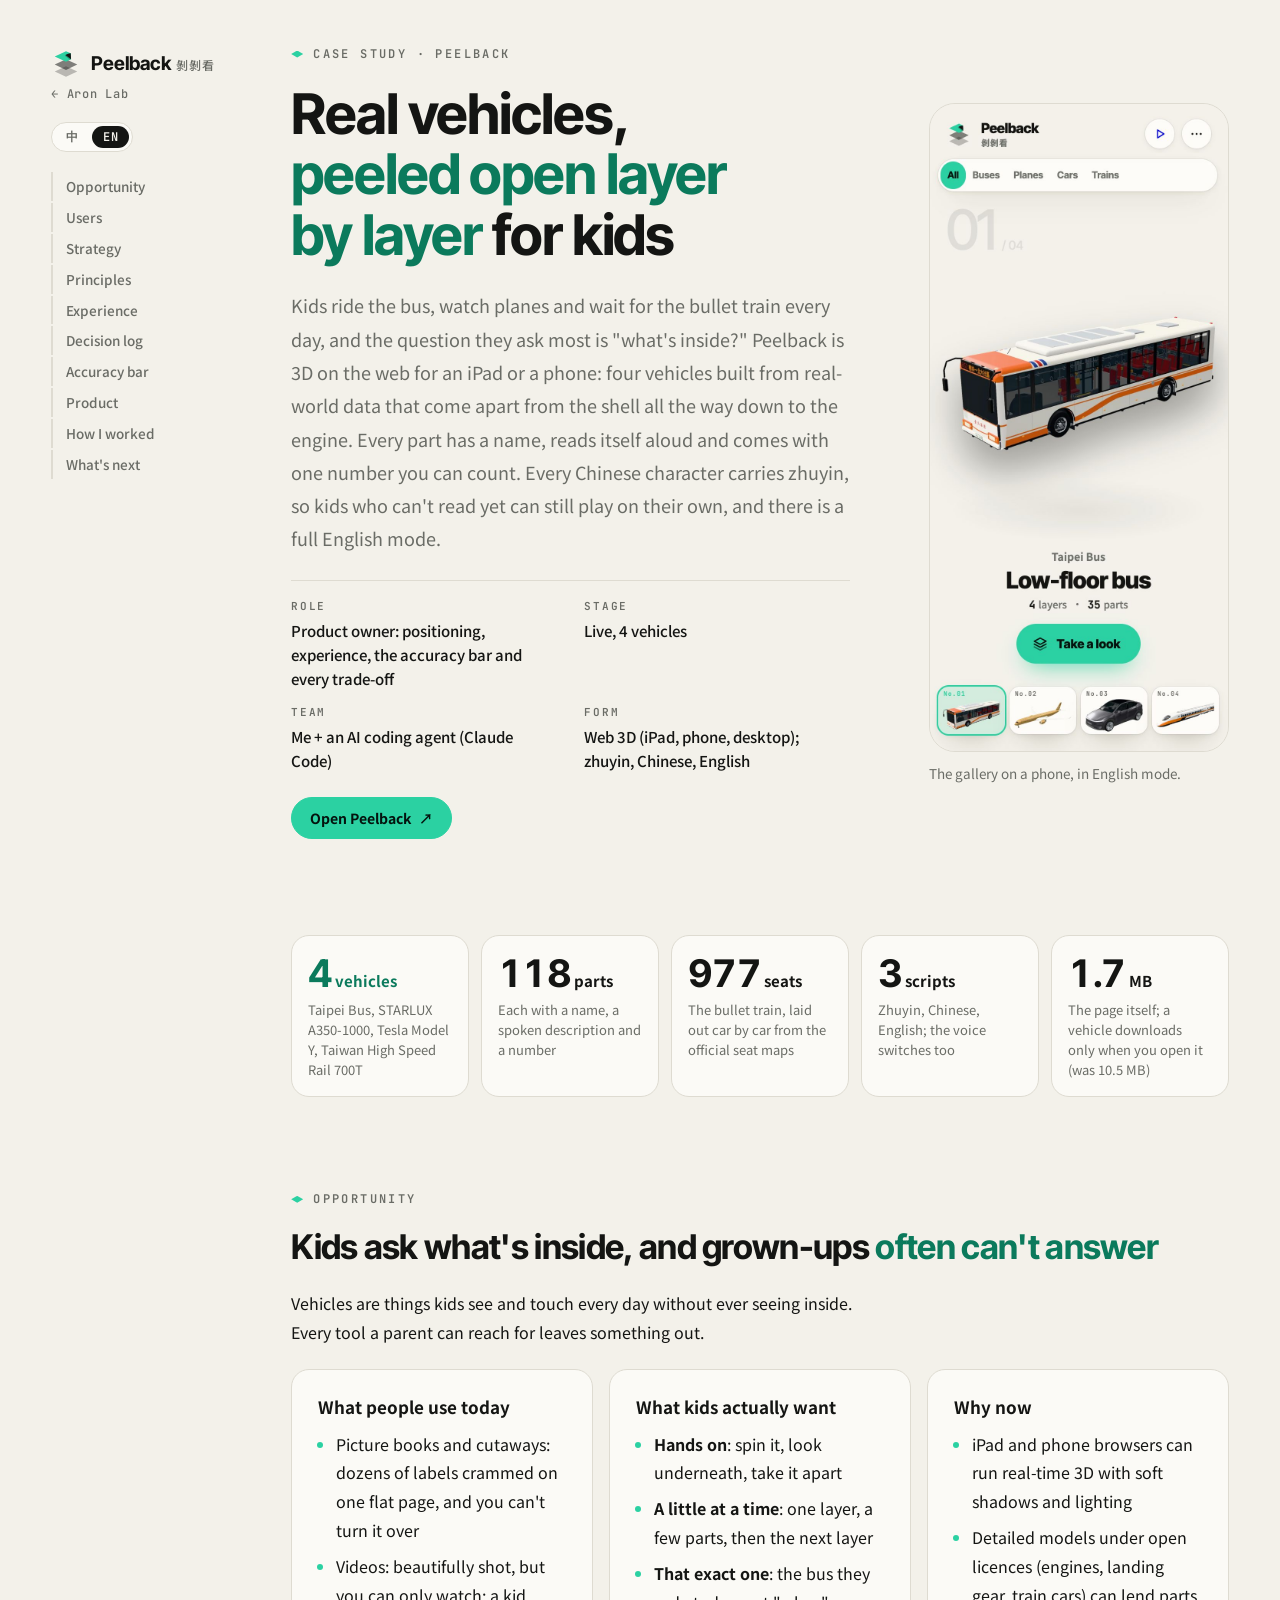
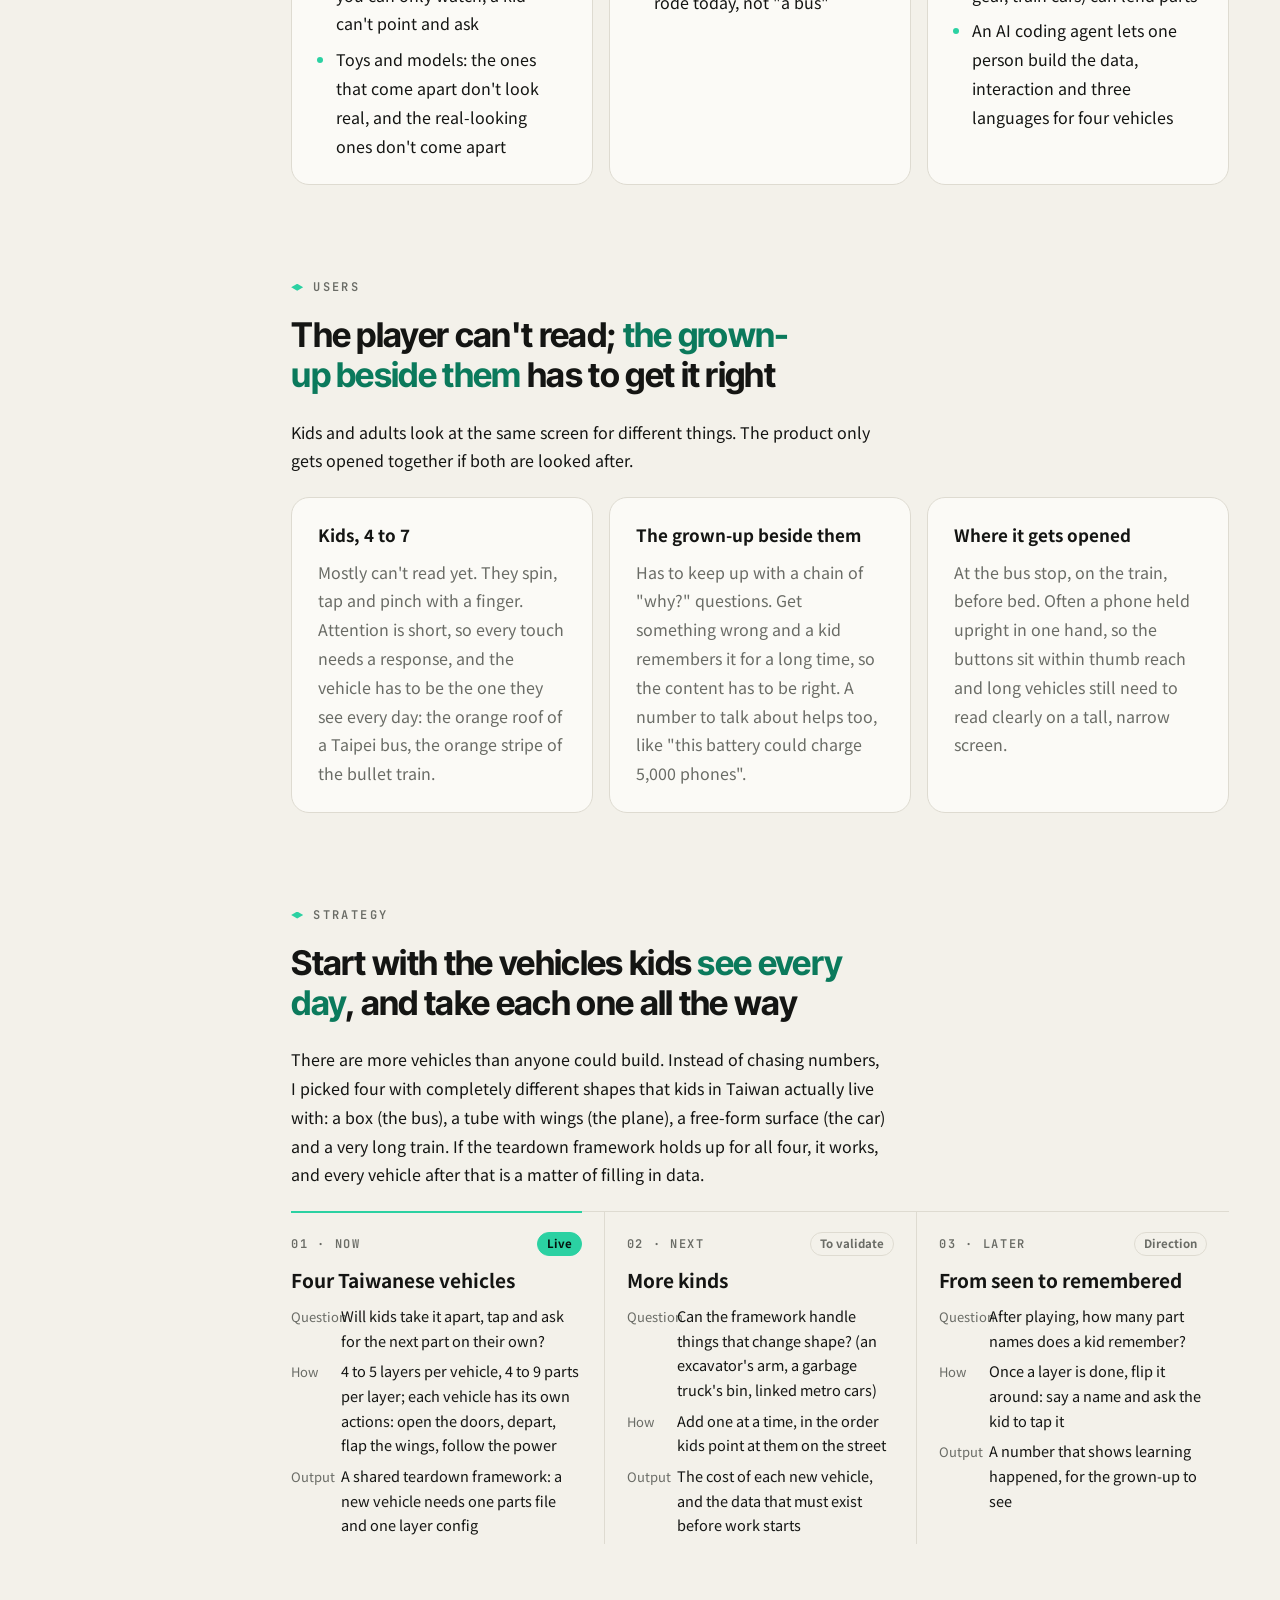
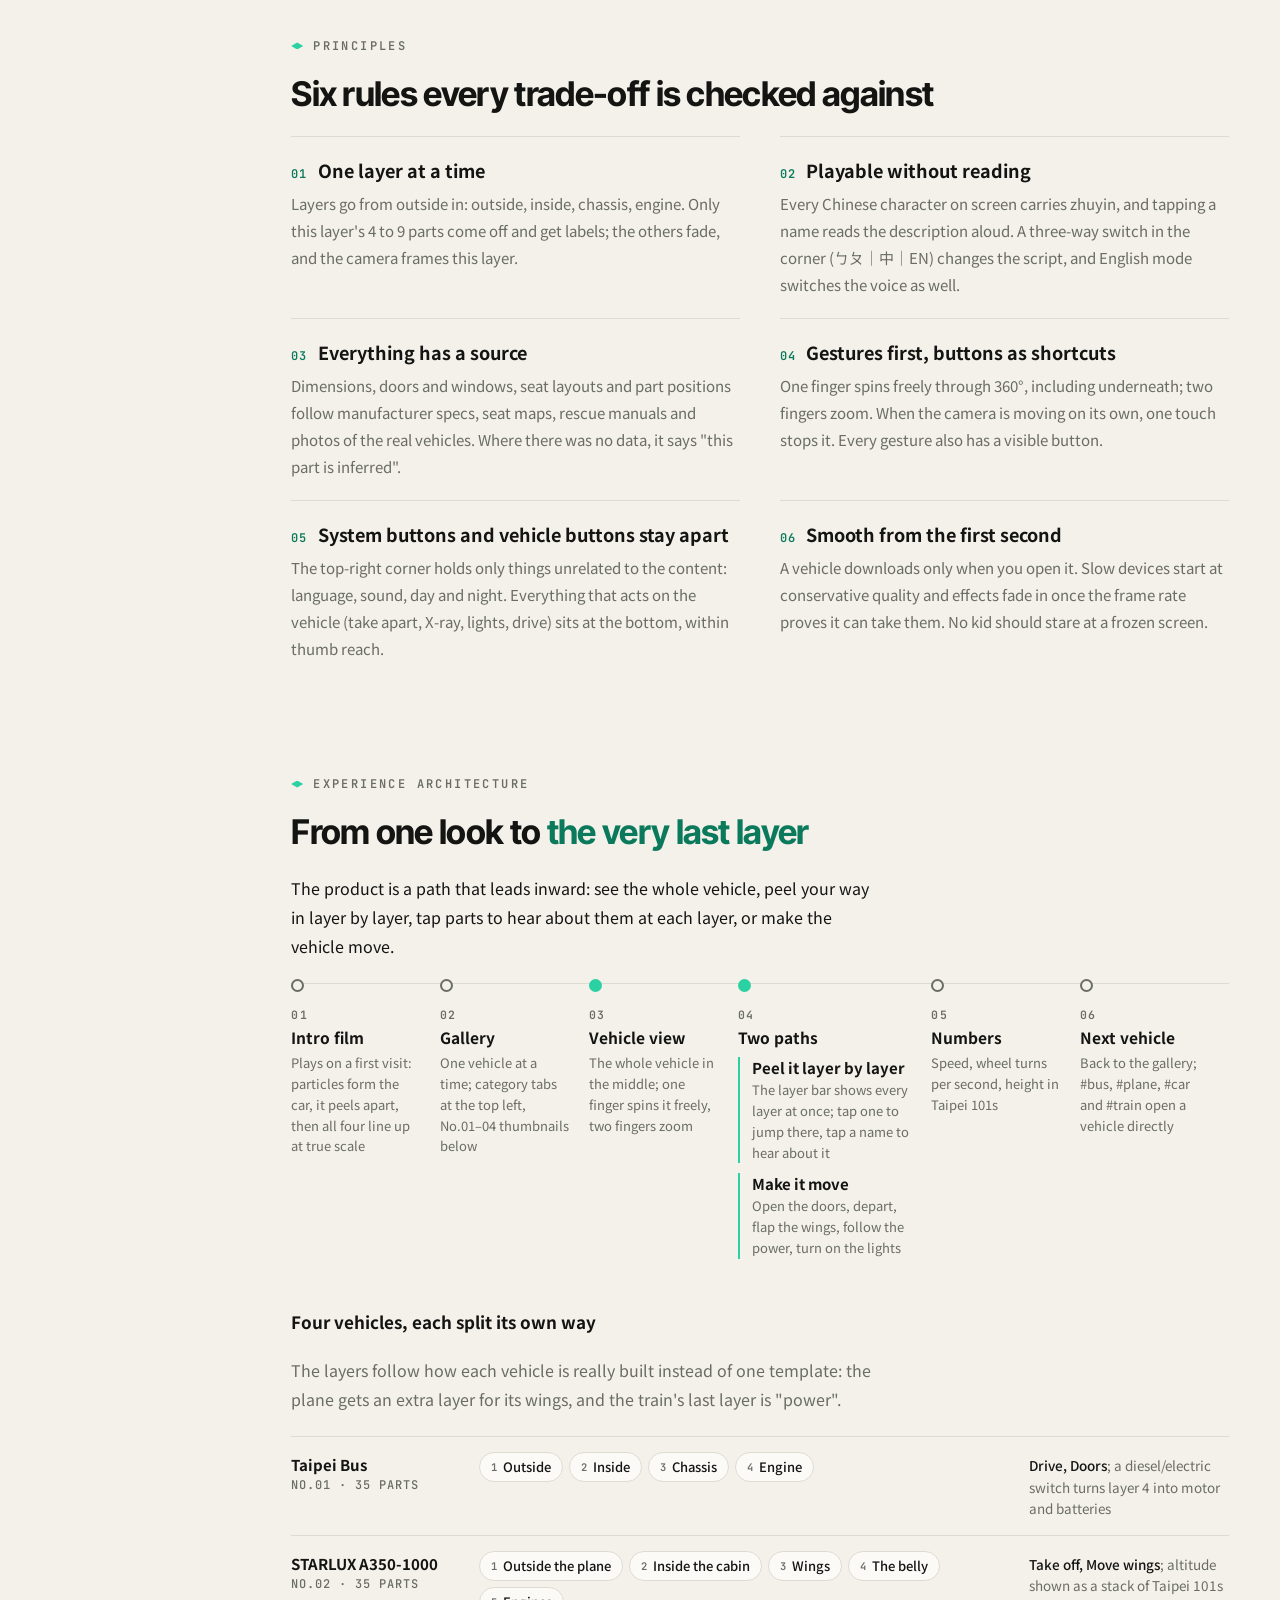
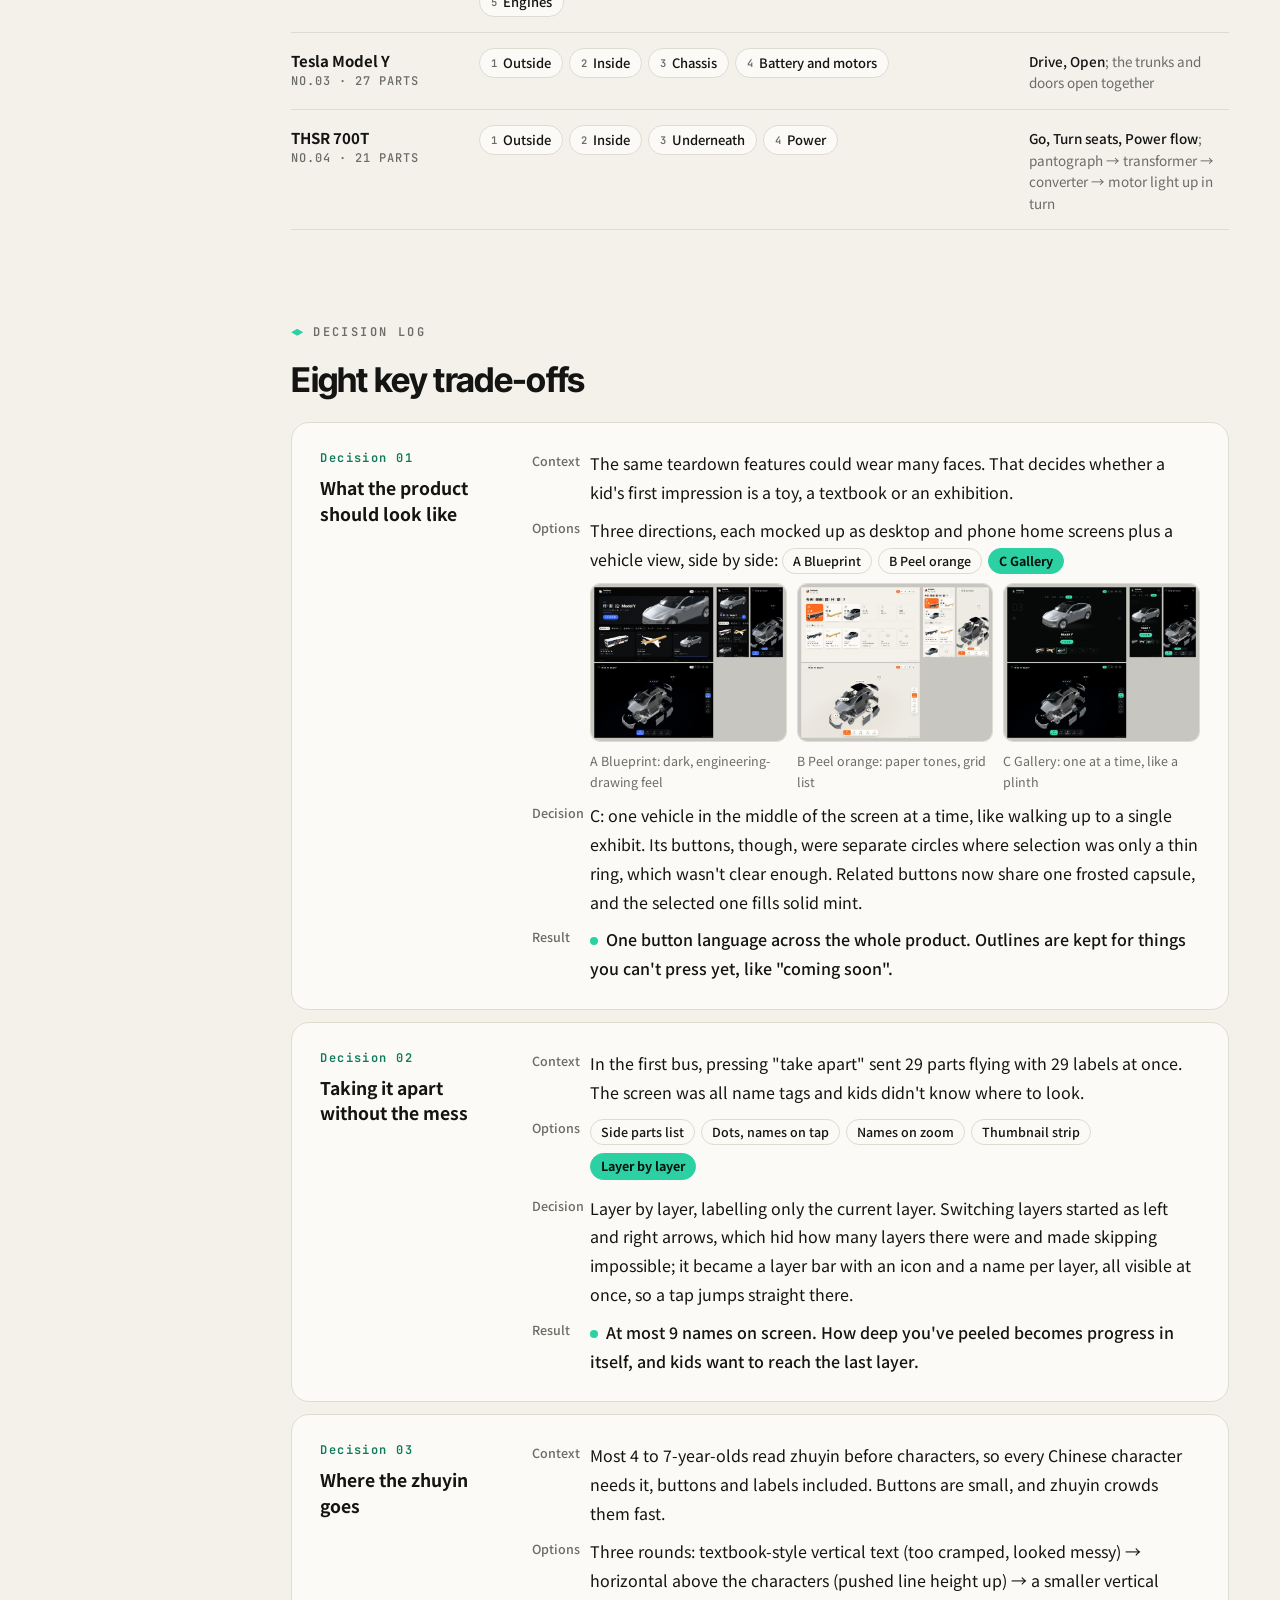
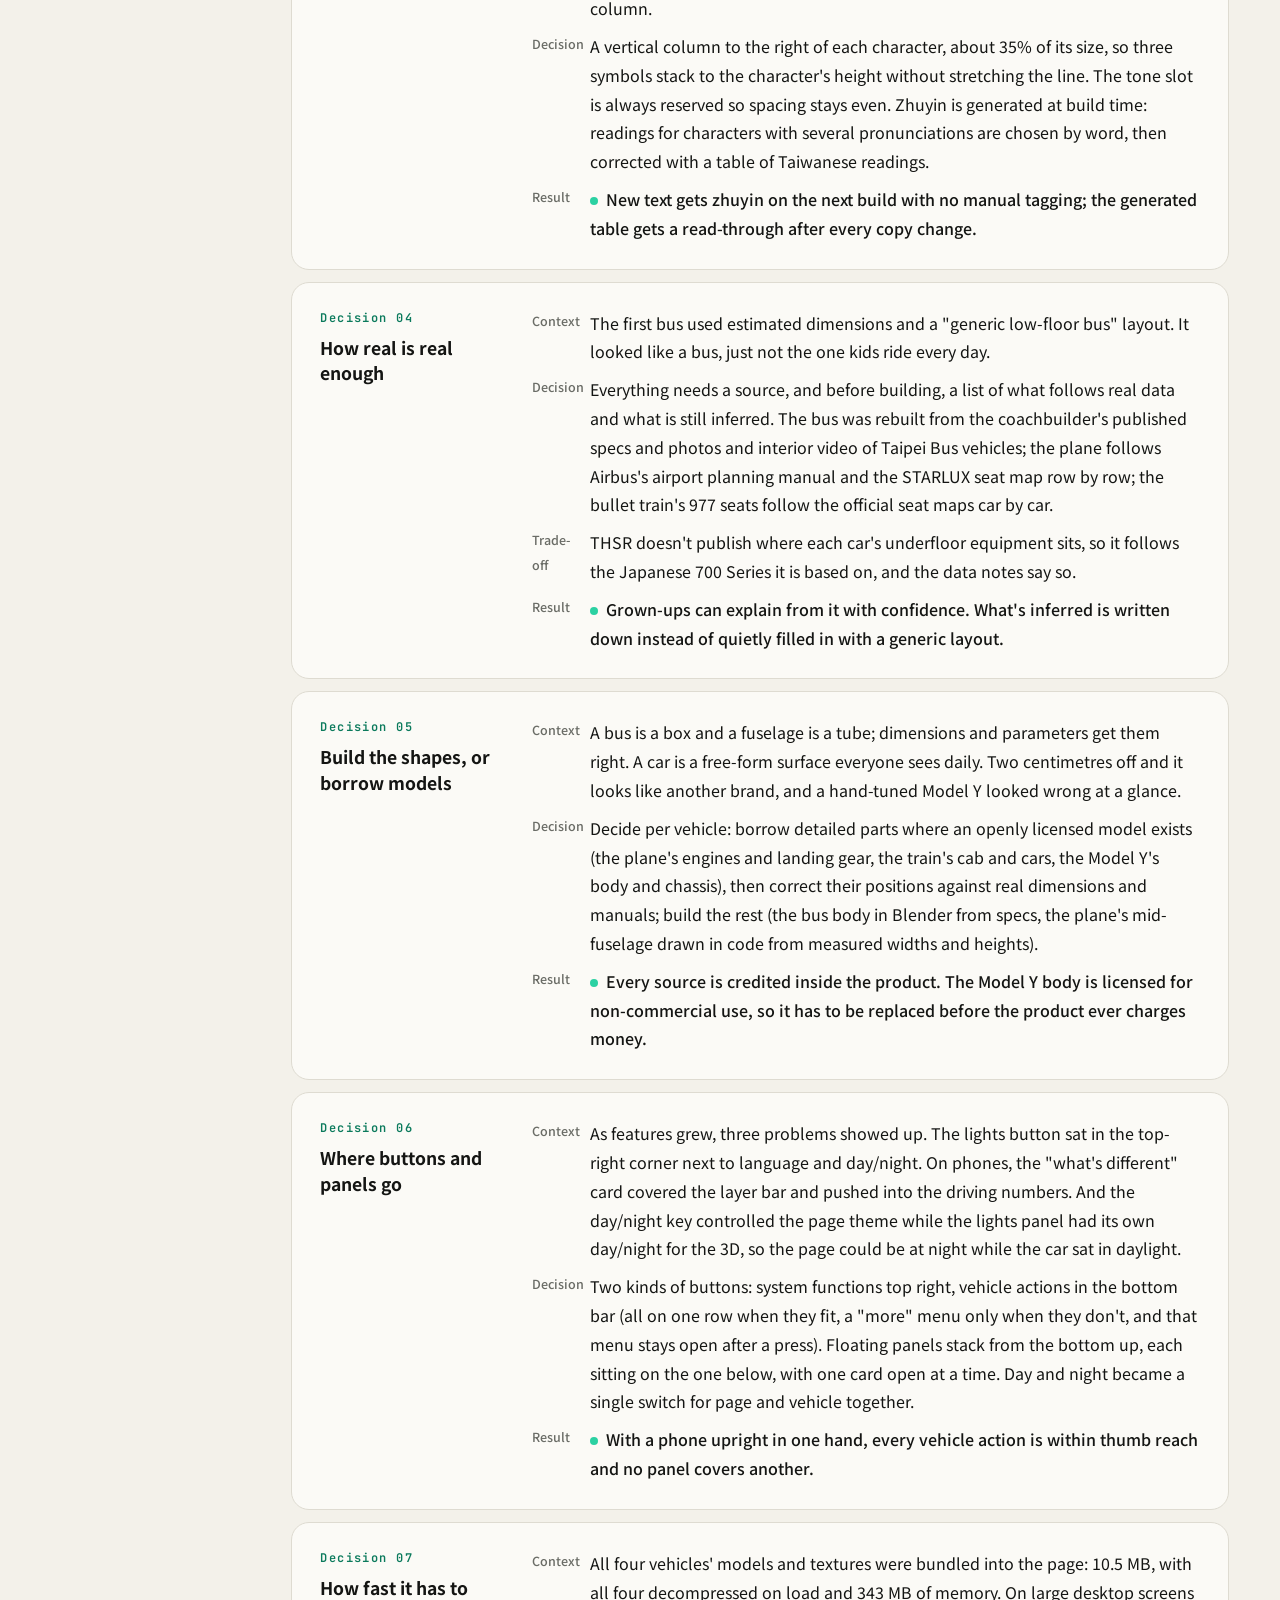
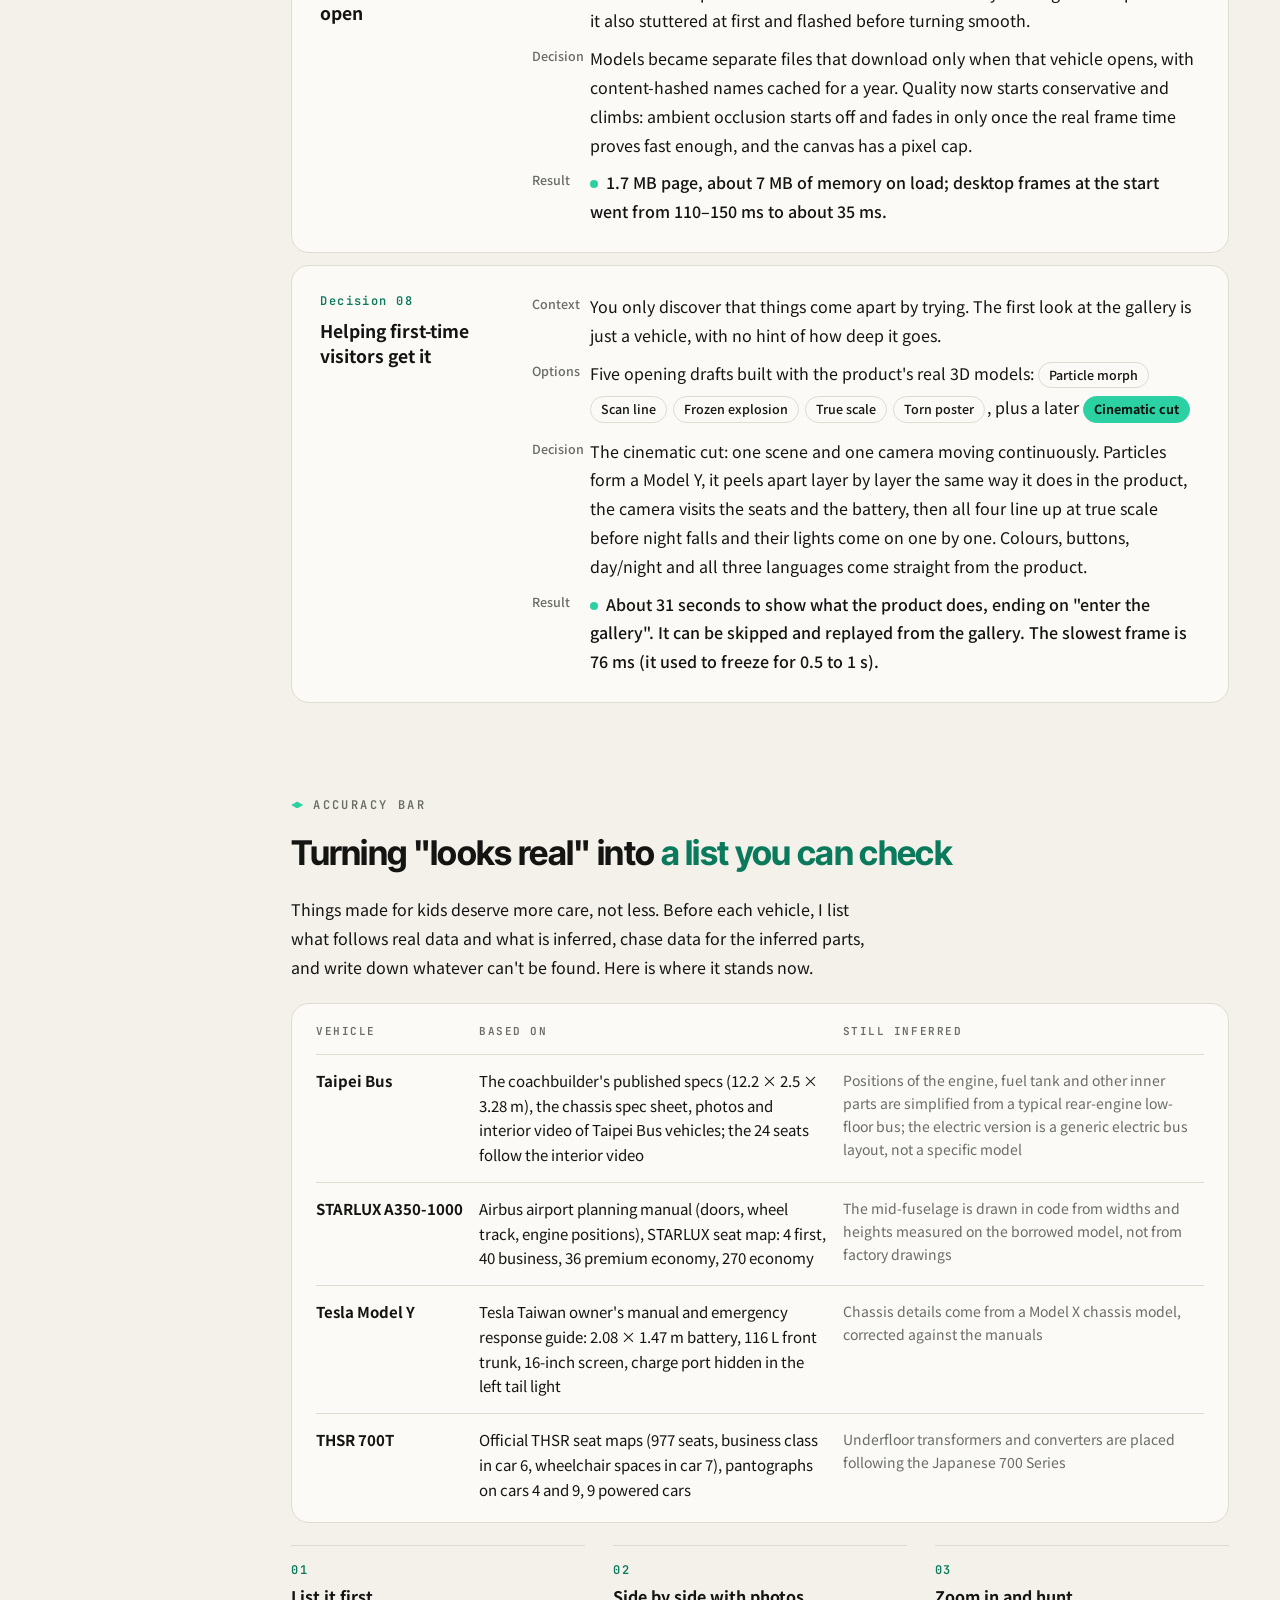
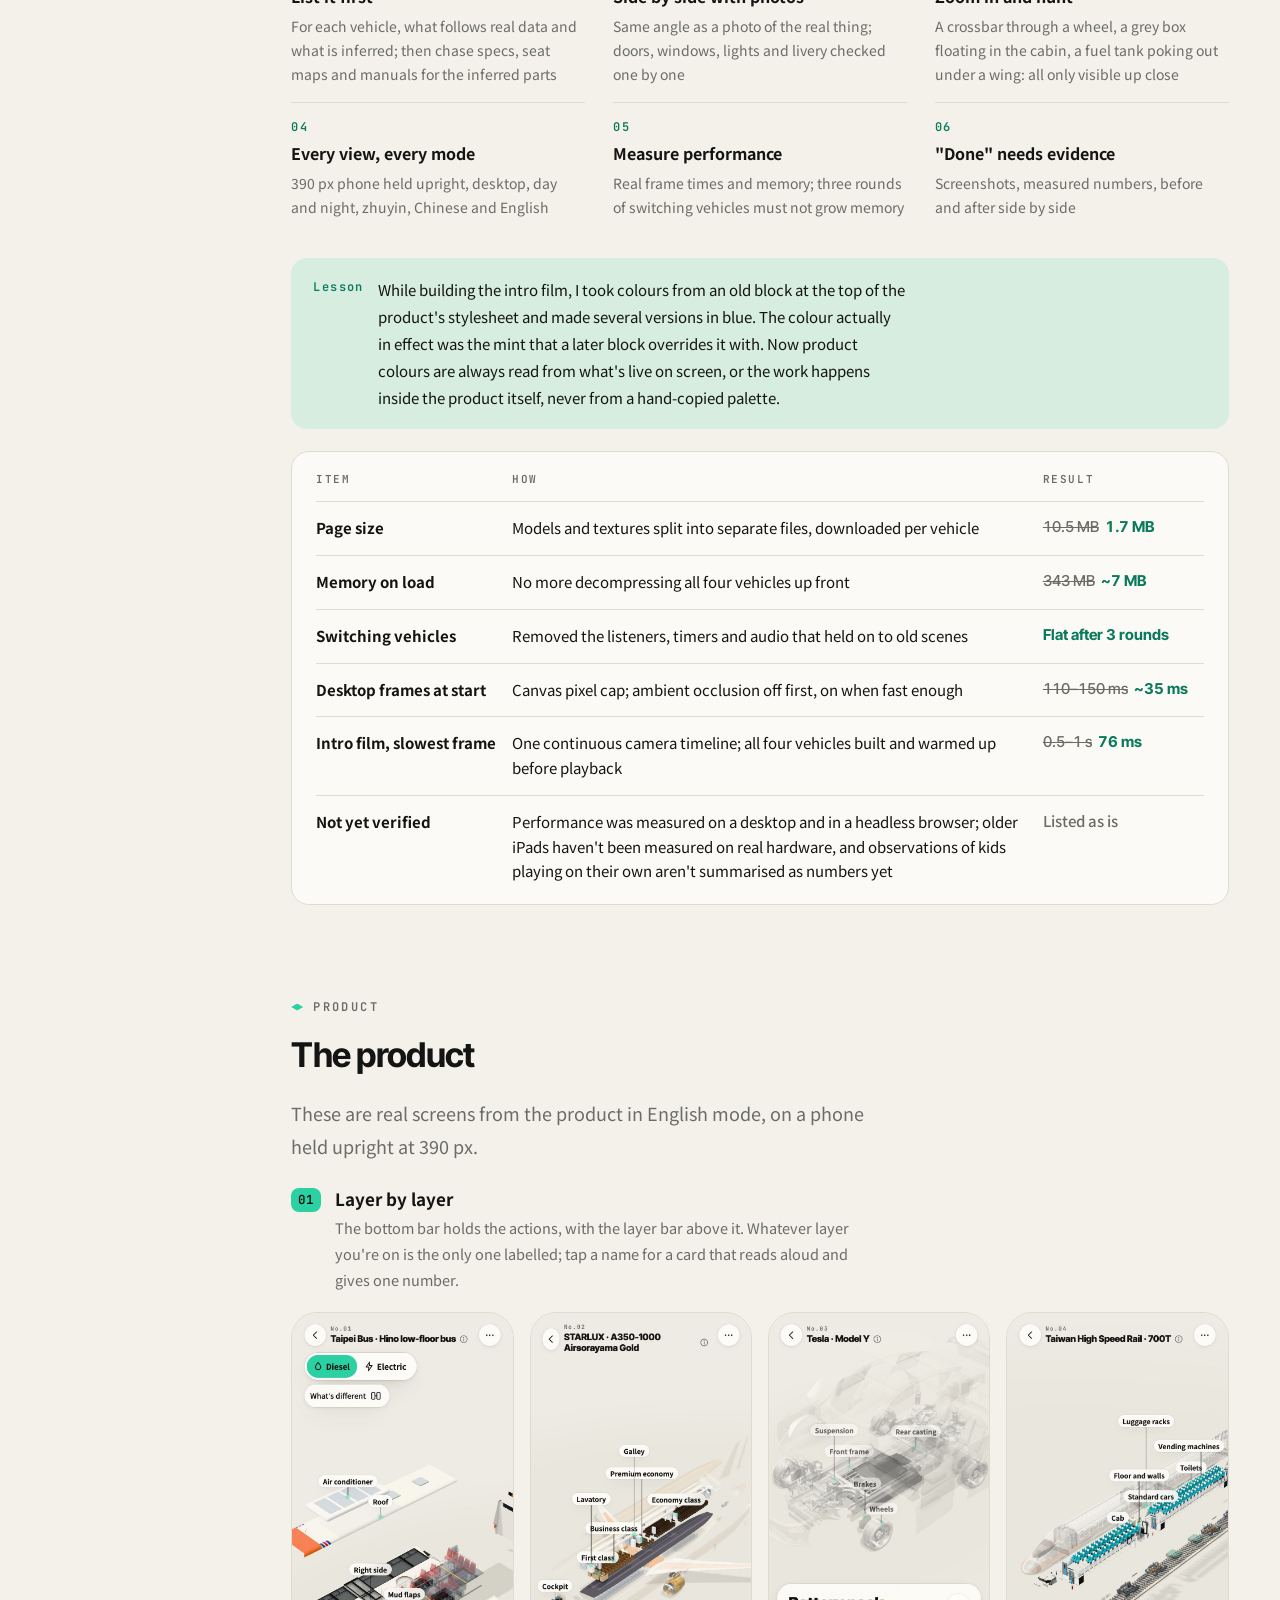
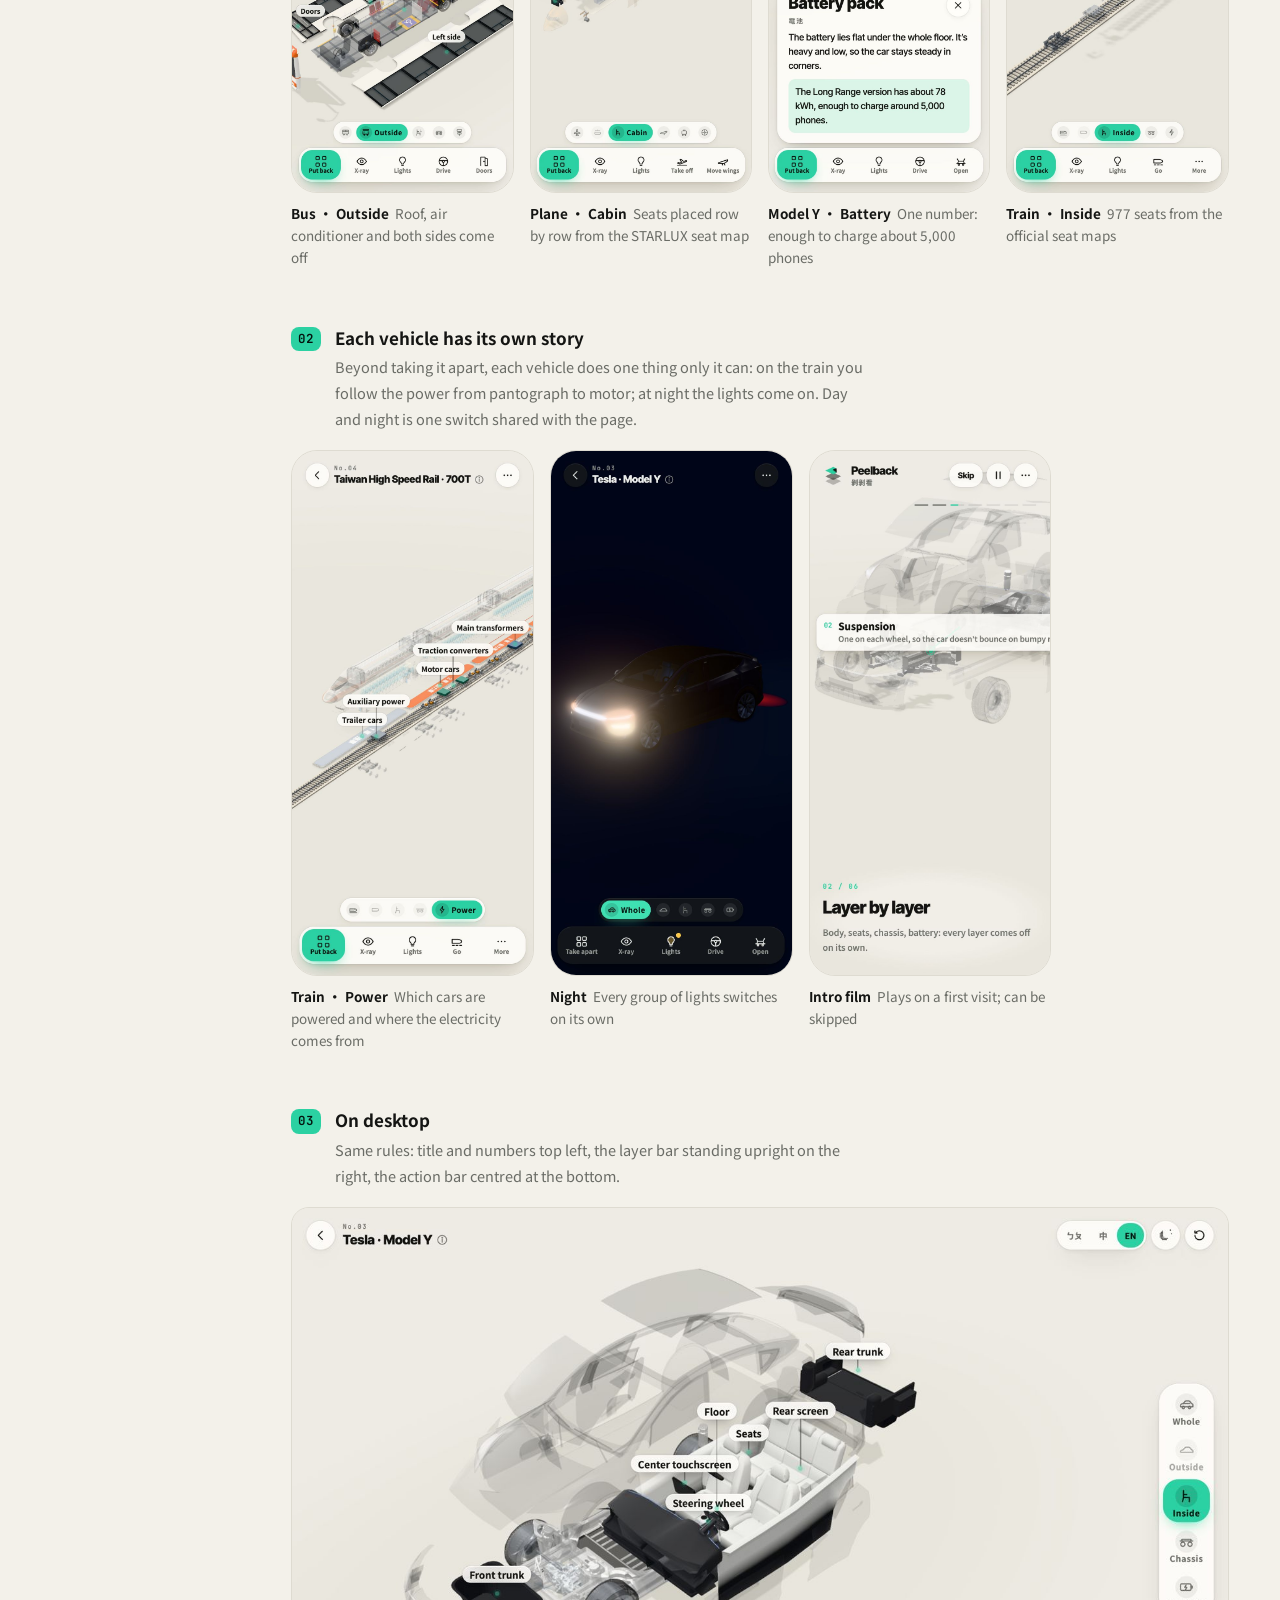
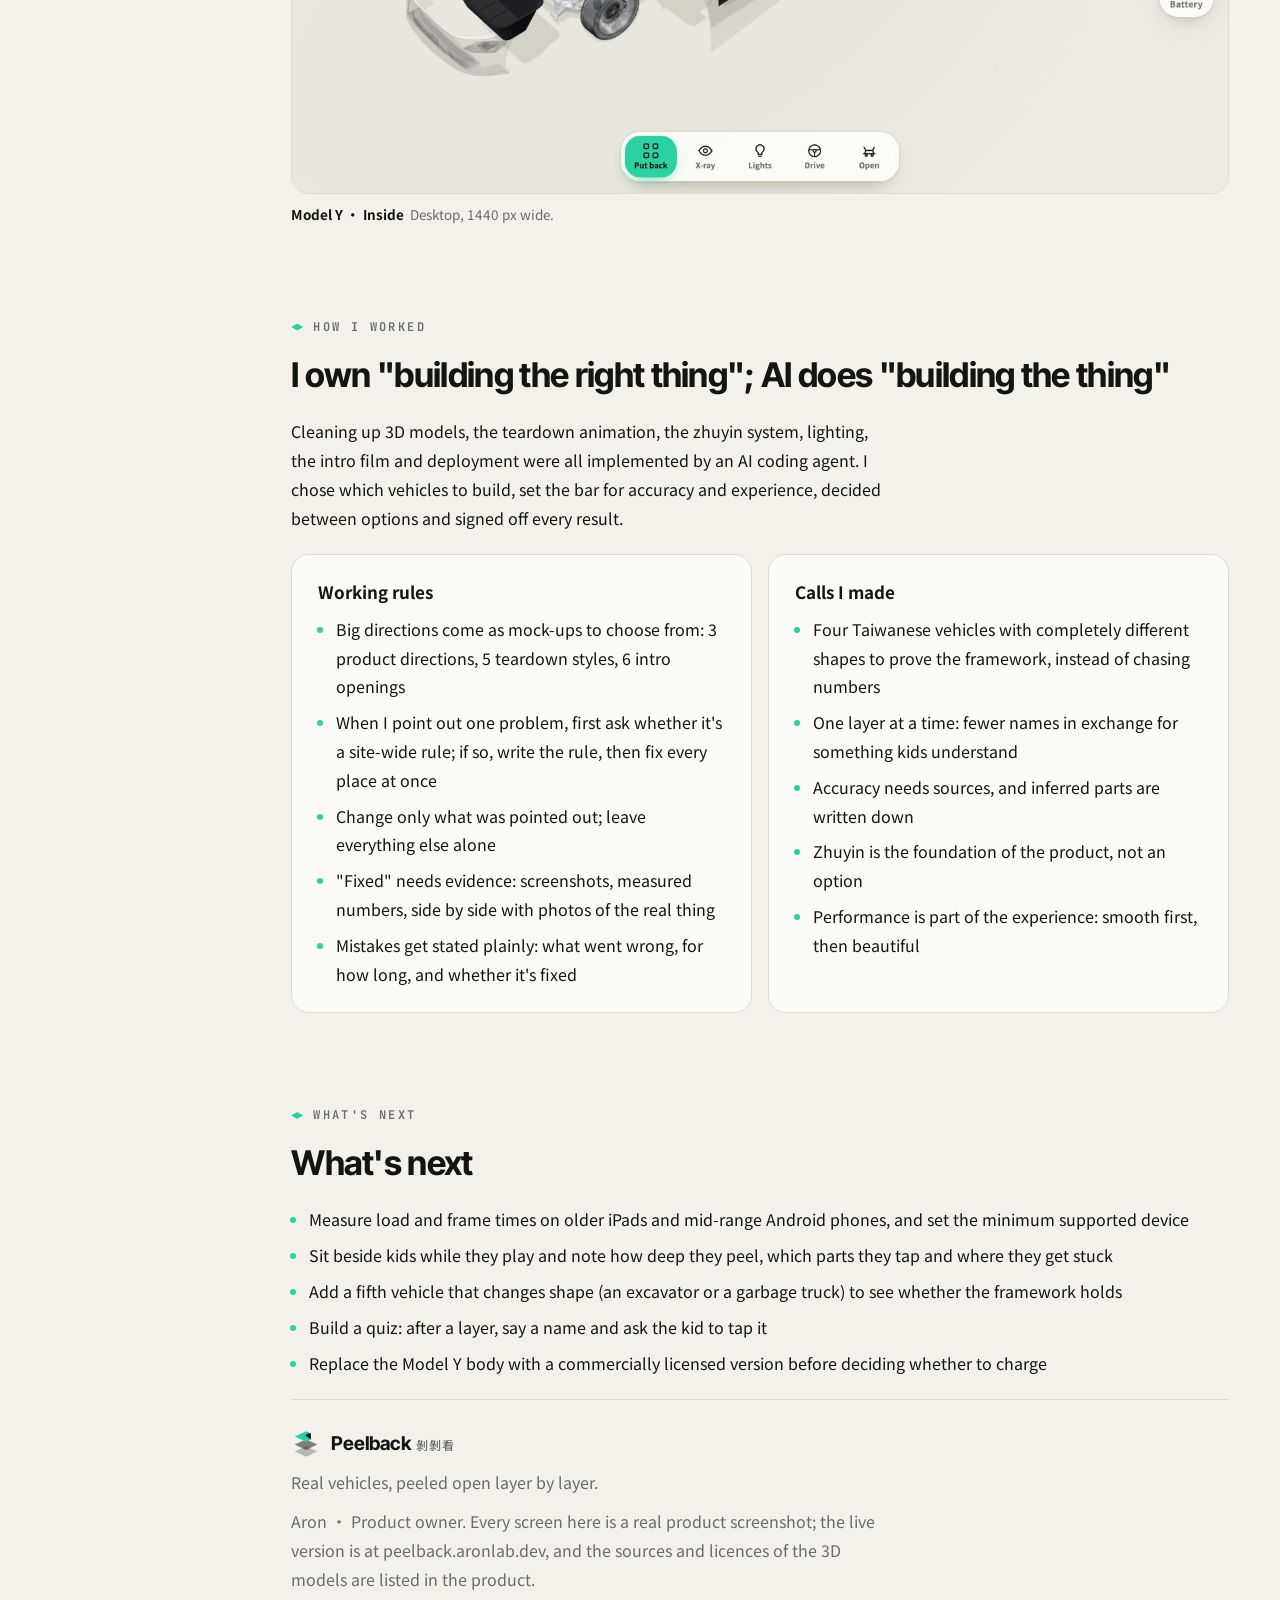
<file: peelback/case-study/en/index.html>
<!doctype html>
<html lang="en">
<head>
<meta charset="utf-8">
<meta name="viewport" content="width=device-width, initial-scale=1, viewport-fit=cover">
<link rel="canonical" href="https://aronlab.dev/peelback/case-study/en/">
<link rel="alternate" hreflang="zh-Hant" href="https://aronlab.dev/peelback/case-study/?lang=zh">
<link rel="alternate" hreflang="en" href="https://aronlab.dev/peelback/case-study/en/">
<link rel="alternate" hreflang="x-default" href="https://aronlab.dev/peelback/case-study/">
<script>
  // 英文版。中文版在上一層；語言規則寫在中文版開頭。英文版只看網址的 ?lang= 和自己選過的，不依 IP 轉回中文。
  // 截圖是產品的英文模式（img/en/）；三個產品方向的效果圖沿用中文版那三張。
  // 同一份網站也部署在 GitHub Pages；從 north7.github.io 進來的訪客轉到正式網域，路徑保留
  if (location.hostname === 'north7.github.io') location.replace('https://aronlab.dev' + location.pathname + location.search + location.hash);
  else (function () {
    var q = new URLSearchParams(location.search).get('lang'), s = null;
    try { s = localStorage.getItem('lab.lang'); } catch (e) {}
    var l = q === 'en' || q === 'zh' ? q : s;
    if (l === 'zh') location.replace('/peelback/case-study/' + location.hash);
  })();
</script>
<meta name="description" content="Real vehicles peeled open layer by layer for kids: opportunity, users, strategy, principles, eight key decisions, the accuracy bar and real screens.">
<meta property="og:type" content="article">
<meta property="og:title" content="Peelback case study · Aron">
<meta property="og:description" content="Real vehicles peeled open layer by layer for kids: opportunity, users, strategy, principles, eight key decisions, the accuracy bar and real screens.">
<meta property="og:url" content="https://aronlab.dev/peelback/case-study/en/">
<meta property="og:image" content="https://aronlab.dev/assets/covers/peelback-case-en.jpg">
<meta name="twitter:card" content="summary_large_image">
<link rel="icon" href="data:image/svg+xml,%3Csvg xmlns='http://www.w3.org/2000/svg' viewBox='0 0 64 64'%3E%3Crect width='64' height='64' rx='15' fill='%230d1010'/%3E%3Cg transform='translate(8 6)'%3E%3Cpath d='M6 37.5L24 29 42 37.5 24 46z' fill='%23ecede8' opacity='.26'/%3E%3Cpath d='M6 26.5L24 18 42 26.5 24 35z' fill='%23ecede8' opacity='.52'/%3E%3Cpath d='M6 13.5L24 5 31.56 8.57 32.1 18.18 24 22z' fill='%233fe0b2'/%3E%3Cpath d='M31.56 8.57L32.1 18.18Q28.92 15.01 22.94 11.04Q27.85 8.4 31.56 8.57z' fill='%23ecede8'/%3E%3C/g%3E%3C/svg%3E">
<meta name="theme-color" content="#F3F1EA" media="(prefers-color-scheme: light)">
<meta name="theme-color" content="#070808" media="(prefers-color-scheme: dark)">
<title>Peelback case study · Aron</title>
<link rel="preconnect" href="https://fonts.googleapis.com">
<link rel="stylesheet" href="https://fonts.googleapis.com/css2?family=Inter+Tight:wght@500;600;700;800&family=Noto+Sans+TC:wght@400;500;700;900&family=JetBrains+Mono:wght@400;500;600&display=swap">
<style>
/* 版面：跟產品同一套「展廳」——紙色底、墨色字，薄荷綠只標重點和「你在哪」；
   長捲動的產品案例，電腦左邊目錄（目前章節一條 2px 薄荷綠），手機右下角一顆進度圓環，點了展開目錄 */
:root {
  --bg: #F3F1EA; --card: #FBFAF6; --card2: #EBE8DF; --line: #DEDBD1; --fg: #141513; --muted: #6A6C66;
  --accent: #2BD1A2; --accent-t: #0B7A5C; --on-accent: #04130E; --soft: rgba(43, 209, 162, .14); --frame: #EBE8DF;
  --display: "Inter Tight", "Noto Sans TC", "PingFang TC", system-ui, sans-serif;
  --body: "Noto Sans TC", "PingFang TC", "Microsoft JhengHei", system-ui, sans-serif;
  --mono: "JetBrains Mono", ui-monospace, "SF Mono", Menlo, monospace;
  --gut: max(22px, env(safe-area-inset-left, 0px)); --gut-r: max(22px, env(safe-area-inset-right, 0px));
}
@media (prefers-color-scheme: dark) { :root:not([data-theme="light"]) {
  --bg: #070808; --card: #111313; --card2: #181B1B; --line: #232727; --fg: #ECEDE8; --muted: #959A95;
  --accent: #3FE0B2; --accent-t: #3FE0B2; --on-accent: #04130E; --soft: rgba(63, 224, 178, .13); --frame: #0F1111; color-scheme: dark } }
:root[data-theme="dark"] {
  --bg: #070808; --card: #111313; --card2: #181B1B; --line: #232727; --fg: #ECEDE8; --muted: #959A95;
  --accent: #3FE0B2; --accent-t: #3FE0B2; --on-accent: #04130E; --soft: rgba(63, 224, 178, .13); --frame: #0F1111; color-scheme: dark }

* { box-sizing: border-box; }
html { -webkit-text-size-adjust: 100%; }
body { background: var(--bg); color: var(--fg); font: 400 16px/1.8 var(--body); margin: 0; padding-left: var(--gut); padding-right: var(--gut-r); }
@media (min-width: 901px) { body { padding-left: clamp(32px, 4vw, 56px); padding-right: clamp(32px, 4vw, 56px); } }
a { color: inherit; }
.wrap { max-width: 1180px; margin: 0 auto; padding-block: 48px 110px; display: grid; grid-template-columns: 184px minmax(0, 1fr); gap: 56px; }

/* 品牌：產品的標誌（三片板子往上拆開，最上面那片右上角往回捲） */
.brand { display: flex; align-items: center; gap: 10px; font: 700 19px var(--display); letter-spacing: -.01em; }
.brand svg { width: 30px; height: 30px; flex: none; }
.brand small { font: 500 12px var(--body); color: var(--muted); letter-spacing: .08em; margin-left: 2px; }
.mk-ink { fill: var(--fg); }
.mk-acc { fill: var(--accent); }

/* 目錄 */
nav.toc { position: sticky; top: calc(28px + env(safe-area-inset-top, 0px)); align-self: start; display: flex; flex-direction: column; gap: 2px; font: 500 13.5px/1.4 var(--body); }
.who { font: 500 12px var(--mono); letter-spacing: .06em; color: var(--muted); margin: 6px 0 18px; text-decoration: none; }
.who:hover { color: var(--fg); }
nav.toc a { color: var(--muted); text-decoration: none; padding: 5px 0 5px 13px; border-left: 2px solid var(--line); }
nav.toc a:hover, nav.toc a:focus-visible { color: var(--fg); outline: none; }
nav.toc a.on { color: var(--fg); border-left-color: var(--accent); }
nav.toc a.who { border-left: 0; padding: 0; }

main { min-width: 0; display: flex; flex-direction: column; gap: 96px; }
section { display: flex; flex-direction: column; gap: 22px; scroll-margin-top: 28px; }
.eyebrow { display: flex; align-items: center; gap: 10px; font: 600 12px/1 var(--mono); letter-spacing: .2em; text-transform: uppercase; color: var(--muted); }
.eyebrow::before { content: ""; width: 12px; height: 7px; background: var(--accent); clip-path: polygon(0 50%, 50% 0, 100% 50%, 50% 100%); }
h1 { font: 900 clamp(34px, 5.4vw, 58px)/1.16 var(--body); letter-spacing: -.01em; margin: 0; text-wrap: balance; }
h1 em, h2 em { font-style: normal; color: var(--accent-t); }
.nb { display: inline-block; }   /* 標題按詞組換行，不在詞中間斷開 */
h2 { font: 900 clamp(25px, 3.3vw, 34px)/1.3 var(--body); margin: 0; text-wrap: balance; }
h3 { font: 700 17px/1.5 var(--body); margin: 0; }
p { margin: 0; max-width: 66ch; }
.lede { font-size: 18px; line-height: 1.85; color: var(--muted); max-width: 58ch; }
.muted { color: var(--muted); }
.card { background: var(--card); border: 1px solid var(--line); border-radius: 18px; padding: 24px 26px; display: flex; flex-direction: column; gap: 10px; min-width: 0; }
ul.plain { margin: 0; padding-left: 1.1em; display: flex; flex-direction: column; gap: 7px; }
ul.plain li::marker { color: var(--accent); }
.g2 { display: grid; grid-template-columns: repeat(2, minmax(0, 1fr)); gap: 16px; }
.g3 { display: grid; grid-template-columns: repeat(3, minmax(0, 1fr)); gap: 16px; }
q { quotes: "「" "」"; }

/* 開頭 */
.hero { display: grid; grid-template-columns: minmax(0, 1.25fr) minmax(0, .75fr); gap: 44px; align-items: center; }
.hero .txt { display: flex; flex-direction: column; gap: 24px; }
.hv { justify-self: end; width: min(100%, 300px); display: flex; flex-direction: column; gap: 10px; margin: 0; }
.meta { display: grid; grid-template-columns: repeat(2, minmax(0, 1fr)); gap: 16px 28px; padding-top: 20px; border-top: 1px solid var(--line); margin: 0; }
.meta dt { font: 600 11px/1 var(--mono); letter-spacing: .16em; text-transform: uppercase; color: var(--muted); margin-bottom: 7px; }
.meta dd { margin: 0; font-weight: 500; font-size: 15px; line-height: 1.6; }
.cta { display: flex; flex-wrap: wrap; gap: 10px; }
.btn { display: inline-flex; align-items: center; gap: 8px; text-decoration: none; font: 700 14px/1 var(--body); padding: 13px 18px; border-radius: 99px; border: 1px solid var(--line); background: var(--card); }
.btn.pri { background: var(--accent); color: var(--on-accent); border-color: var(--accent); }
.btn:focus-visible { outline: 2px solid var(--accent-t); outline-offset: 2px; }

/* 關鍵數字 */
.nums { display: grid; grid-template-columns: repeat(5, minmax(0, 1fr)); gap: 12px; margin: 0; padding: 0; list-style: none; }
.nums li { background: var(--card); border: 1px solid var(--line); border-radius: 18px; padding: 18px 16px 16px; display: flex; flex-direction: column; gap: 8px; }
.nums b { font: 700 clamp(28px, 3.3vw, 38px)/1 var(--display); letter-spacing: -.02em; font-variant-numeric: tabular-nums; }
.nums b small { font: 700 15px var(--body); margin-left: 3px; letter-spacing: 0; }
.nums li:first-child b { color: var(--accent-t); }
.nums span { font-size: 13px; line-height: 1.55; color: var(--muted); }

/* 三段路線 */
.road { display: grid; grid-template-columns: repeat(3, minmax(0, 1fr)); border-top: 1px solid var(--line); }
.stage { padding: 20px 22px 6px 0; display: flex; flex-direction: column; gap: 10px; position: relative; min-width: 0; }
.stage + .stage { padding-left: 22px; border-left: 1px solid var(--line); }
.stage::before { content: ""; position: absolute; top: -1px; left: 0; right: 0; height: 2px; background: transparent; }
.stage.now::before { background: var(--accent); right: 22px; }
.stage .k { display: flex; align-items: baseline; justify-content: space-between; gap: 10px; font: 600 12px/1 var(--mono); letter-spacing: .14em; color: var(--muted); text-transform: uppercase; }
.pill { font: 700 11.5px/1 var(--body); letter-spacing: 0; padding: 5px 9px; border-radius: 99px; border: 1px solid var(--line); color: var(--muted); white-space: nowrap; text-transform: none; }
.stage.now .pill { background: var(--accent); border-color: var(--accent); color: var(--on-accent); }
.stage h3 { font-size: 19px; }
.stage dl { margin: 0; display: grid; grid-template-columns: 40px minmax(0, 1fr); gap: 6px 10px; font-size: 14.5px; line-height: 1.7; }
.stage dt { color: var(--muted); font-size: 13px; line-height: 1.95; }
.stage dd { margin: 0; }

/* 產品原則 */
.rules { display: grid; grid-template-columns: repeat(2, minmax(0, 1fr)); gap: 0 40px; }
.rule { display: flex; flex-direction: column; gap: 6px; padding: 20px 0; border-top: 1px solid var(--line); }
.rule h3 { font-size: 18px; display: flex; gap: 10px; align-items: baseline; }
.rule h3 span { font: 600 12px var(--mono); color: var(--accent-t); letter-spacing: .1em; }
.rule p { color: var(--muted); font-size: 15px; }

/* 體驗架構：一條流程，第四站分成兩條路 */
.flow { display: grid; grid-template-columns: repeat(3, minmax(0, 1fr)) minmax(0, 1.3fr) repeat(2, minmax(0, 1fr)); align-items: stretch; }
.st { position: relative; padding: 16px 18px 16px 0; display: flex; flex-direction: column; gap: 5px; min-width: 0; }
.st::before { content: ""; position: absolute; top: 0; left: 0; right: 0; height: 1px; background: var(--line); }
.st::after { content: ""; position: absolute; top: -4px; left: 0; width: 9px; height: 9px; border-radius: 50%; background: var(--bg); border: 2px solid var(--muted); }
.st.key::after { background: var(--accent); border-color: var(--accent); }
.st .n { font: 600 11.5px var(--mono); letter-spacing: .12em; color: var(--muted); margin-top: 8px; }
.st b { font: 700 15.5px/1.4 var(--body); }
.st small { font-size: 13px; line-height: 1.6; color: var(--muted); }
.st .fork { display: flex; flex-direction: column; gap: 10px; margin-top: 4px; }
.st .fork div { padding-left: 12px; border-left: 2px solid var(--accent); display: flex; flex-direction: column; gap: 2px; }
.st .fork div b { font-size: 15px; }

/* 四台車的層：每一格就是產品裡層數列的一格 */
.layers { display: flex; flex-direction: column; }
.ly { display: grid; grid-template-columns: 170px minmax(0, 1fr) 200px; gap: 18px; padding: 15px 0; border-top: 1px solid var(--line); align-items: baseline; }
.ly:last-child { border-bottom: 1px solid var(--line); }
.ly .lab { font: 700 15px var(--body); }
.ly .lab span { display: block; font: 500 12px var(--mono); letter-spacing: .08em; color: var(--muted); margin-top: 2px; }
.ly .act { font-size: 13.5px; color: var(--muted); line-height: 1.6; }
.ly .act b { color: var(--fg); font-weight: 500; }
.chips { display: flex; flex-wrap: wrap; gap: 6px; align-items: center; }
.chip { display: inline-flex; align-items: center; gap: 6px; font: 500 13px/1 var(--body); padding: 7px 11px; border-radius: 99px; background: var(--card); border: 1px solid var(--line); }
.chip i { font: 600 10.5px var(--mono); font-style: normal; color: var(--muted); }
.chips .arr { color: var(--muted); font-size: 12px; }

/* 決策紀錄 */
.decs { display: flex; flex-direction: column; gap: 12px; }
.dec { background: var(--card); border: 1px solid var(--line); border-radius: 18px; padding: 26px 28px; display: grid; grid-template-columns: 190px minmax(0, 1fr); gap: 22px; }
.dec .when { font: 600 12px/1.5 var(--mono); color: var(--accent-t); letter-spacing: .12em; }
.dec .when h3 { font: 700 17.5px/1.45 var(--body); color: var(--fg); letter-spacing: 0; margin-top: 8px; }
.dec dl { margin: 0; display: grid; grid-template-columns: 44px minmax(0, 1fr); gap: 9px 14px; }
.dec dt { font: 500 12.5px/1.95 var(--body); color: var(--muted); }
.dec dd { margin: 0; }
.dec dd.out { font-weight: 500; }
.dec dd.out::before { content: ""; display: inline-block; width: 8px; height: 8px; border-radius: 50%; background: var(--accent); margin-right: 8px; vertical-align: 1px; }
.dec .chip { font-size: 12.5px; padding: 6px 10px; margin: 0 2px 5px 0; }
.dec .chip.pick { background: var(--accent); border-color: var(--accent); color: var(--on-accent); font-weight: 700; }
.dirs { display: grid; grid-template-columns: repeat(3, minmax(0, 1fr)); gap: 10px; margin-top: 4px; }
.dirs figure img { border-radius: 10px; }
.dirs figcaption { font-size: 12.5px; }

/* 品質標準 */
.steps { display: grid; grid-template-columns: repeat(3, minmax(0, 1fr)); gap: 0 28px; counter-reset: s; margin: 0; padding: 0; list-style: none; }
.steps li { counter-increment: s; padding: 16px 0; border-top: 1px solid var(--line); display: flex; flex-direction: column; gap: 4px; }
.steps li::before { content: counter(s, decimal-leading-zero); font: 600 12px var(--mono); letter-spacing: .12em; color: var(--accent-t); }
.steps b { font-size: 16px; }
.steps span { font-size: 14px; color: var(--muted); line-height: 1.7; }
.lesson { background: var(--soft); border-radius: 16px; padding: 18px 22px; display: flex; gap: 14px; align-items: flex-start; }
.lesson b { flex: none; font: 600 12px/1.9 var(--mono); letter-spacing: .12em; color: var(--accent-t); }
.lesson p { font-size: 15px; }
figure { margin: 0; display: flex; flex-direction: column; gap: 9px; min-width: 0; }
figure img { width: 100%; height: auto; display: block; border-radius: 16px; border: 1px solid var(--line); background: var(--frame); }
figcaption { font-size: 13.5px; color: var(--muted); line-height: 1.65; }
figcaption b { color: var(--fg); margin-right: 6px; }
.tbl { overflow-x: auto; background: var(--card); border: 1px solid var(--line); border-radius: 18px; padding: 6px 24px; }
table { border-collapse: collapse; width: 100%; min-width: 660px; font-size: 15px; }
th, td { text-align: left; padding: 14px 16px 14px 0; border-bottom: 1px solid var(--line); vertical-align: top; line-height: 1.65; }
tr:last-child td { border-bottom: 0; }
th { font: 600 11px/1.4 var(--mono); letter-spacing: .14em; text-transform: uppercase; color: var(--muted); }
td:first-child { font-weight: 700; white-space: nowrap; }
td.guess { color: var(--muted); font-size: 14px; }
td.res { font: 700 15px/1.5 var(--display); font-variant-numeric: tabular-nums; white-space: nowrap; }
td.res s { color: var(--muted); font-weight: 500; text-decoration-thickness: 1px; margin-right: 6px; }
td.res em { font-style: normal; color: var(--accent-t); }
td.res.no { color: var(--muted); font-family: var(--body); font-weight: 500; white-space: normal; }

/* 產品畫面 */
.tour { display: flex; flex-direction: column; gap: 56px; }
.tg { display: flex; flex-direction: column; gap: 18px; }
.tgh { display: flex; gap: 14px; align-items: flex-start; }
.tgh p { font-size: 14.5px; margin-top: 4px; }
.tn { flex: none; font: 600 12.5px/1 var(--mono); color: var(--on-accent); background: var(--accent); border-radius: 8px; padding: 6px 7px; margin-top: 2px; }
.phones { display: grid; grid-template-columns: repeat(4, minmax(0, 1fr)); gap: 16px; align-items: start; }
.phones.three { grid-template-columns: repeat(3, minmax(0, 1fr)); max-width: 760px; }
.ph .fr { border: 1px solid var(--line); border-radius: 26px; overflow: hidden; background: var(--frame); aspect-ratio: 390 / 844; }
.ph .fr img { width: 100%; height: 100%; object-fit: cover; border: 0; border-radius: 0; }
.wide img { border-radius: 18px; }

.close { border-top: 1px solid var(--line); padding-top: 28px; display: flex; flex-direction: column; gap: 10px; }

/* 手機目錄：右下角一顆進度圓環，點了從邊緣長出目錄 */
.mtoc { display: none; }
@media (max-width: 900px) {
  .wrap { grid-template-columns: minmax(0, 1fr); gap: 0; padding-block: 24px 88px; }
  nav.toc { display: none; }
  .mtop { display: flex; flex-direction: column; gap: 2px; margin-bottom: 28px; }
  main { gap: 68px; }
  .hero, .g2, .g3, .rules { grid-template-columns: minmax(0, 1fr); }
  .hero { gap: 28px; }
  .hv { justify-self: center; width: min(100%, 280px); }
  .nums { grid-template-columns: repeat(2, minmax(0, 1fr)); }
  .nums li:first-child { grid-column: 1 / -1; }
  .road { grid-template-columns: minmax(0, 1fr); border-top: 0; }
  .stage, .stage + .stage { padding: 18px 0; border-left: 0; border-top: 1px solid var(--line); }
  .stage.now::before { right: 0; }
  .flow { grid-template-columns: minmax(0, 1fr); }
  .st { padding: 0 0 18px 26px; }
  .st::before { top: 0; bottom: 0; left: 4px; right: auto; width: 1px; height: auto; }
  .st::after { top: 6px; }
  .st .n { margin-top: 0; }
  .ly { grid-template-columns: minmax(0, 1fr); gap: 8px; }
  .dec { grid-template-columns: minmax(0, 1fr); gap: 12px; padding: 22px 20px; }
  .dec dl { grid-template-columns: minmax(0, 1fr); gap: 2px; }
  .dec dd + dt { margin-top: 10px; }
  .dec dt { line-height: 1.6; }
  .dirs { display: flex; overflow-x: auto; scroll-snap-type: x mandatory; gap: 10px; padding-bottom: 6px; }
  .dirs figure { flex: none; width: 78%; scroll-snap-align: start; }
  .steps { grid-template-columns: minmax(0, 1fr); }
  .tbl { padding: 6px 20px; }
  /* 手機上表格不橫向捲：每一列變成直排，欄名寫在格子前面 */
  table.stk { min-width: 0; }
  table.stk thead { display: none; }
  table.stk tr { display: block; padding: 14px 0; border-bottom: 1px solid var(--line); }
  table.stk tr:last-child { border-bottom: 0; }
  table.stk td { display: block; border: 0; padding: 2px 0; white-space: normal; }
  table.stk td::before { display: block; font: 600 10.5px/1.4 var(--mono); letter-spacing: .14em; color: var(--muted); margin-top: 6px; }
  table.stk td:first-child { font-size: 16px; }
  .src td:nth-child(2)::before { content: "BASED ON"; }
  .src td:nth-child(3)::before { content: "STILL INFERRED"; }
  .perf td:nth-child(2) { color: var(--muted); font-size: 14px; }
  .perf td.res { margin-top: 4px; }
  .phones, .phones.three { display: flex; overflow-x: auto; scroll-snap-type: x mandatory; gap: 12px; padding-bottom: 8px; max-width: none; }
  .phones > .ph { flex: none; width: min(64vw, 250px); scroll-snap-align: start; }
  .mtoc { display: block; position: fixed; right: max(16px, env(safe-area-inset-right, 0px)); bottom: calc(16px + env(safe-area-inset-bottom, 0px)); z-index: 20; }
}
@media (min-width: 901px) { .mtop { display: none; } }
.mbtn { width: 52px; height: 52px; border-radius: 50%; border: 1px solid var(--line); background: var(--card); color: var(--fg); display: grid; place-items: center; cursor: pointer; padding: 0;
  box-shadow: inset 0 1px 0 rgba(255, 255, 255, .5), 0 1px 2px rgba(20, 21, 19, .08), 0 10px 26px -12px rgba(20, 21, 19, .35); position: relative; }
.mbtn svg.ring { position: absolute; inset: 3px; width: calc(100% - 6px); height: calc(100% - 6px); transform: rotate(-90deg); }
.mbtn svg.ring circle { fill: none; stroke-width: 2.5; }
.mbtn .bgc { stroke: var(--line); }
.mbtn .pr { stroke: var(--accent); stroke-linecap: round; }
.mbtn .ic { width: 18px; height: 18px; }
.mbtn:focus-visible { outline: 2px solid var(--accent-t); outline-offset: 3px; }
.mpanel { position: absolute; right: 0; bottom: 62px; width: min(78vw, 280px); background: var(--card); border: 1px solid var(--line); border-radius: 20px; padding: 10px;
  box-shadow: 0 2px 4px rgba(20, 21, 19, .08), 0 24px 48px -18px rgba(20, 21, 19, .4); display: flex; flex-direction: column;
  transform-origin: 100% 100%; transform: scale(.6); opacity: 0; pointer-events: none; }
.mtoc.open .mpanel { transform: none; opacity: 1; pointer-events: auto; }
.mpanel a { text-decoration: none; padding: 10px 12px; border-radius: 12px; font: 500 15px/1.3 var(--body); color: var(--muted); display: flex; justify-content: space-between; gap: 10px; }
.mpanel a span { font: 500 11.5px var(--mono); letter-spacing: .08em; opacity: .8; }
.mpanel a.on { color: var(--fg); background: var(--soft); }
@media (prefers-reduced-motion: no-preference) {
  nav.toc a { transition: color .15s, border-color .2s; }
  .mpanel { transition: transform .42s cubic-bezier(.34, 1.56, .64, 1), opacity .2s; }
  .mbtn { transition: transform .35s cubic-bezier(.34, 1.56, .64, 1); }
  .mbtn:active { transform: scale(.9); }
  .btn { transition: transform .3s cubic-bezier(.34, 1.56, .64, 1); }
  .btn:active { transform: scale(.95); }
  /* 標誌：最上面那片像被剝開一樣輕輕掀一下（只在載入時一次） */
  .brand .peel { transform-origin: 24px 13px; animation: peel 1.4s cubic-bezier(.34, 1.56, .64, 1) .3s both; }
  @keyframes peel { 0% { transform: translateY(9px); opacity: 0; } 60% { opacity: 1; } 100% { transform: none; } }
}

/* 語言切換：中／EN 一對膠囊，現在的那個墨色底；電腦放在目錄上方，手機放在品牌右邊 */
.langseg { display: inline-flex; align-self: flex-start; gap: 2px; padding: 3px; border: 1px solid var(--line); border-radius: 99px; background: var(--card); margin-bottom: 18px; }
.langseg a, nav.toc .langseg a { border: 0; padding: 5px 11px; border-radius: 99px; font: 600 12px/1 var(--mono); letter-spacing: .06em; color: var(--muted); text-decoration: none; }
.langseg a[aria-current="true"], nav.toc .langseg a[aria-current="true"] { background: var(--fg); color: var(--bg); }
.langseg a:focus-visible { outline: 2px solid var(--accent-t); outline-offset: 2px; }
.mrow { display: flex; align-items: center; justify-content: space-between; gap: 12px; }
.mrow .langseg { margin-bottom: 0; }
html.leaving main, html.leaving nav.toc { opacity: 0; transform: translateY(6px); }
@media (prefers-reduced-motion: no-preference) {
  main, nav.toc { transition: opacity .22s ease, transform .22s ease; }
  .langseg a { transition: background .25s, color .25s; }
}

/* 英文版：標題用 Inter Tight，字距收一點 */
h1, h2 { font-family: var(--display); font-weight: 700; letter-spacing: -.02em; }
h1 { font-size: clamp(34px, 5vw, 56px); line-height: 1.08; }
h2 { line-height: 1.18; }
</style>
</head>
<body>
<svg width="0" height="0" style="position:absolute" aria-hidden="true">
  <symbol id="logo" viewBox="0 0 48 48">
    <path class="mk-ink" d="M6 37.5L24 29 42 37.5 24 46z" opacity=".26"/>
    <path class="mk-ink" d="M6 26.5L24 18 42 26.5 24 35z" opacity=".52"/>
    <g class="peel"><path class="mk-acc" d="M6 13.5L24 5 31.56 8.57 32.1 18.18 24 22z"/>
    <path d="M31.56 8.57L32.1 18.18Q28.92 15.01 22.94 11.04Q27.85 8.4 31.56 8.57z" fill="#000" opacity=".28" transform="translate(-1 1.4)"/>
    <path class="mk-ink" d="M31.56 8.57L32.1 18.18Q28.92 15.01 22.94 11.04Q27.85 8.4 31.56 8.57z"/></g>
  </symbol>
</svg>

<div class="wrap">
<nav class="toc" aria-label="Contents">
  <div class="brand"><svg aria-hidden="true"><use href="#logo"/></svg><span>Peelback <small>剝剝看</small></span></div>
  <a class="who" href="/?lang=en#w-peelback">← Aron Lab</a>
  <div class="langseg" role="group" aria-label="語言 Language"><a href="/peelback/case-study/?lang=zh" data-lang-set="zh" lang="zh-Hant">中</a><a href="/peelback/case-study/en/?lang=en" data-lang-set="en" lang="en" aria-current="true">EN</a></div>
  <a href="#problem">Opportunity</a><a href="#users">Users</a><a href="#strategy">Strategy</a><a href="#principles">Principles</a><a href="#architecture">Experience</a>
  <a href="#decisions">Decision log</a><a href="#quality">Accuracy bar</a><a href="#product">Product</a><a href="#method">How I worked</a><a href="#next">What's next</a>
</nav>
<main>

<div class="mtop"><div class="mrow"><div class="brand"><svg aria-hidden="true"><use href="#logo"/></svg><span>Peelback <small>剝剝看</small></span></div><div class="langseg" role="group" aria-label="語言 Language"><a href="/peelback/case-study/?lang=zh" data-lang-set="zh" lang="zh-Hant">中</a><a href="/peelback/case-study/en/?lang=en" data-lang-set="en" lang="en" aria-current="true">EN</a></div></div><a class="who" href="/?lang=en#w-peelback" style="margin-bottom:0">← Aron Lab</a></div>

<section class="hero" aria-labelledby="t">
  <div class="txt">
    <div class="eyebrow">Case study · Peelback</div>
    <h1 id="t">Real vehicles, <em>peeled open layer by layer</em> for kids</h1>
    <p class="lede">Kids ride the bus, watch planes and wait for the bullet train every day, and the question they ask most is "what's inside?" Peelback is 3D on the web for an iPad or a phone: four vehicles built from real-world data that come apart from the shell all the way down to the engine. Every part has a name, reads itself aloud and comes with one number you can count. Every Chinese character carries zhuyin, so kids who can't read yet can still play on their own, and there is a full English mode.</p>
    <dl class="meta">
      <div><dt>Role</dt><dd>Product owner: positioning, experience, the accuracy bar and every trade-off</dd></div>
      <div><dt>Stage</dt><dd>Live, 4 vehicles</dd></div>
      <div><dt>Team</dt><dd>Me + an AI coding agent (Claude Code)</dd></div>
      <div><dt>Form</dt><dd>Web 3D (iPad, phone, desktop); zhuyin, Chinese, English</dd></div>
    </dl>
    <div class="cta"><a class="btn pri" href="https://peelback.aronlab.dev/" target="_blank" rel="noopener">Open Peelback <span aria-hidden="true">↗</span></a></div>
  </div>
  <figure class="hv">
    <div class="ph"><div class="fr"><img src="../img/en/home.jpg" alt="Peelback's gallery: the Taipei low-floor bus, with thumbnails of all four vehicles below" width="780" height="1688"></div></div>
    <figcaption>The gallery on a phone, in English mode.</figcaption>
  </figure>
</section>

<ul class="nums" aria-label="Key numbers">
  <li><b>4<small>vehicles</small></b><span>Taipei Bus, STARLUX A350-1000, Tesla Model Y, Taiwan High Speed Rail 700T</span></li>
  <li><b>118<small>parts</small></b><span>Each with a name, a spoken description and a number</span></li>
  <li><b>977<small>seats</small></b><span>The bullet train, laid out car by car from the official seat maps</span></li>
  <li><b>3<small>scripts</small></b><span>Zhuyin, Chinese, English; the voice switches too</span></li>
  <li><b>1.7<small>MB</small></b><span>The page itself; a vehicle downloads only when you open it (was 10.5 MB)</span></li>
</ul>

<section id="problem" aria-labelledby="h-problem">
  <div class="eyebrow">Opportunity</div>
  <h2 id="h-problem">Kids ask what's inside, and grown-ups <em>often can't answer</em></h2>
  <p>Vehicles are things kids see and touch every day without ever seeing inside. Every tool a parent can reach for leaves something out.</p>
  <div class="g3">
    <div class="card"><h3>What people use today</h3>
      <ul class="plain">
        <li>Picture books and cutaways: dozens of labels crammed on one flat page, and you can't turn it over</li>
        <li>Videos: beautifully shot, but you can only watch; a kid can't point and ask</li>
        <li>Toys and models: the ones that come apart don't look real, and the real-looking ones don't come apart</li>
      </ul></div>
    <div class="card"><h3>What kids actually want</h3>
      <ul class="plain">
        <li><b>Hands on</b>: spin it, look underneath, take it apart</li>
        <li><b>A little at a time</b>: one layer, a few parts, then the next layer</li>
        <li><b>That exact one</b>: the bus they rode today, not "a bus"</li>
      </ul></div>
    <div class="card"><h3>Why now</h3>
      <ul class="plain">
        <li>iPad and phone browsers can run real-time 3D with soft shadows and lighting</li>
        <li>Detailed models under open licences (engines, landing gear, train cars) can lend parts</li>
        <li>An AI coding agent lets one person build the data, interaction and three languages for four vehicles</li>
      </ul></div>
  </div>
</section>

<section id="users" aria-labelledby="h-users">
  <div class="eyebrow">Users</div>
  <h2 id="h-users">The player can't read; <em>the grown-up beside them</em> has to get it right</h2>
  <p>Kids and adults look at the same screen for different things. The product only gets opened together if both are looked after.</p>
  <div class="g3">
    <div class="card"><h3>Kids, 4 to 7</h3><p class="muted">Mostly can't read yet. They spin, tap and pinch with a finger. Attention is short, so every touch needs a response, and the vehicle has to be the one they see every day: the orange roof of a Taipei bus, the orange stripe of the bullet train.</p></div>
    <div class="card"><h3>The grown-up beside them</h3><p class="muted">Has to keep up with a chain of "why?" questions. Get something wrong and a kid remembers it for a long time, so the content has to be right. A number to talk about helps too, like "this battery could charge 5,000 phones".</p></div>
    <div class="card"><h3>Where it gets opened</h3><p class="muted">At the bus stop, on the train, before bed. Often a phone held upright in one hand, so the buttons sit within thumb reach and long vehicles still need to read clearly on a tall, narrow screen.</p></div>
  </div>
</section>

<section id="strategy" aria-labelledby="h-strategy">
  <div class="eyebrow">Strategy</div>
  <h2 id="h-strategy">Start with the vehicles kids <em>see every day</em>, and take each one all the way</h2>
  <p>There are more vehicles than anyone could build. Instead of chasing numbers, I picked four with completely different shapes that kids in Taiwan actually live with: a box (the bus), a tube with wings (the plane), a free-form surface (the car) and a very long train. If the teardown framework holds up for all four, it works, and every vehicle after that is a matter of filling in data.</p>
  <div class="road">
    <div class="stage now"><div class="k">01 · Now <span class="pill">Live</span></div><h3>Four Taiwanese vehicles</h3>
      <dl><dt>Question</dt><dd>Will kids take it apart, tap and ask for the next part on their own?</dd>
        <dt>How</dt><dd>4 to 5 layers per vehicle, 4 to 9 parts per layer; each vehicle has its own actions: open the doors, depart, flap the wings, follow the power</dd>
        <dt>Output</dt><dd>A shared teardown framework: a new vehicle needs one parts file and one layer config</dd></dl></div>
    <div class="stage"><div class="k">02 · Next <span class="pill">To validate</span></div><h3>More kinds</h3>
      <dl><dt>Question</dt><dd>Can the framework handle things that change shape? (an excavator's arm, a garbage truck's bin, linked metro cars)</dd>
        <dt>How</dt><dd>Add one at a time, in the order kids point at them on the street</dd>
        <dt>Output</dt><dd>The cost of each new vehicle, and the data that must exist before work starts</dd></dl></div>
    <div class="stage"><div class="k">03 · Later <span class="pill">Direction</span></div><h3>From seen to remembered</h3>
      <dl><dt>Question</dt><dd>After playing, how many part names does a kid remember?</dd>
        <dt>How</dt><dd>Once a layer is done, flip it around: say a name and ask the kid to tap it</dd>
        <dt>Output</dt><dd>A number that shows learning happened, for the grown-up to see</dd></dl></div>
  </div>
</section>

<section id="principles" aria-labelledby="h-principles">
  <div class="eyebrow">Principles</div>
  <h2 id="h-principles">Six rules every trade-off is checked against</h2>
  <div class="rules">
    <div class="rule"><h3><span>01</span>One layer at a time</h3><p>Layers go from outside in: outside, inside, chassis, engine. Only this layer's 4 to 9 parts come off and get labels; the others fade, and the camera frames this layer.</p></div>
    <div class="rule"><h3><span>02</span>Playable without reading</h3><p>Every Chinese character on screen carries zhuyin, and tapping a name reads the description aloud. A three-way switch in the corner (ㄅㄆ｜中｜EN) changes the script, and English mode switches the voice as well.</p></div>
    <div class="rule"><h3><span>03</span>Everything has a source</h3><p>Dimensions, doors and windows, seat layouts and part positions follow manufacturer specs, seat maps, rescue manuals and photos of the real vehicles. Where there was no data, it says "this part is inferred".</p></div>
    <div class="rule"><h3><span>04</span>Gestures first, buttons as shortcuts</h3><p>One finger spins freely through 360°, including underneath; two fingers zoom. When the camera is moving on its own, one touch stops it. Every gesture also has a visible button.</p></div>
    <div class="rule"><h3><span>05</span>System buttons and vehicle buttons stay apart</h3><p>The top-right corner holds only things unrelated to the content: language, sound, day and night. Everything that acts on the vehicle (take apart, X-ray, lights, drive) sits at the bottom, within thumb reach.</p></div>
    <div class="rule"><h3><span>06</span>Smooth from the first second</h3><p>A vehicle downloads only when you open it. Slow devices start at conservative quality and effects fade in once the frame rate proves it can take them. No kid should stare at a frozen screen.</p></div>
  </div>
</section>

<section id="architecture" aria-labelledby="h-arch">
  <div class="eyebrow">Experience architecture</div>
  <h2 id="h-arch">From one look to <em>the very last layer</em></h2>
  <p>The product is a path that leads inward: see the whole vehicle, peel your way in layer by layer, tap parts to hear about them at each layer, or make the vehicle move.</p>
  <div class="flow" role="img" aria-label="Flow: intro film, gallery, vehicle view, then two paths (peel or make it move), numbers, switch vehicle">
    <div class="st"><span class="n">01</span><b>Intro film</b><small>Plays on a first visit: particles form the car, it peels apart, then all four line up at true scale</small></div>
    <div class="st"><span class="n">02</span><b>Gallery</b><small>One vehicle at a time; category tabs at the top left, No.01–04 thumbnails below</small></div>
    <div class="st key"><span class="n">03</span><b>Vehicle view</b><small>The whole vehicle in the middle; one finger spins it freely, two fingers zoom</small></div>
    <div class="st key"><span class="n">04</span><b>Two paths</b>
      <div class="fork"><div><b>Peel it layer by layer</b><small>The layer bar shows every layer at once; tap one to jump there, tap a name to hear about it</small></div><div><b>Make it move</b><small>Open the doors, depart, flap the wings, follow the power, turn on the lights</small></div></div></div>
    <div class="st"><span class="n">05</span><b>Numbers</b><small>Speed, wheel turns per second, height in Taipei 101s</small></div>
    <div class="st"><span class="n">06</span><b>Next vehicle</b><small>Back to the gallery; #bus, #plane, #car and #train open a vehicle directly</small></div>
  </div>
  <h3 style="margin-top:12px">Four vehicles, each split its own way</h3>
  <p class="muted">The layers follow how each vehicle is really built instead of one template: the plane gets an extra layer for its wings, and the train's last layer is "power".</p>
  <div class="layers">
    <div class="ly"><div class="lab">Taipei Bus<span>NO.01 · 35 PARTS</span></div><div class="chips"><span class="chip"><i>1</i>Outside</span><span class="chip"><i>2</i>Inside</span><span class="chip"><i>3</i>Chassis</span><span class="chip"><i>4</i>Engine</span></div><div class="act"><b>Drive, Doors</b>; a diesel/electric switch turns layer 4 into motor and batteries</div></div>
    <div class="ly"><div class="lab">STARLUX A350-1000<span>NO.02 · 35 PARTS</span></div><div class="chips"><span class="chip"><i>1</i>Outside the plane</span><span class="chip"><i>2</i>Inside the cabin</span><span class="chip"><i>3</i>Wings</span><span class="chip"><i>4</i>The belly</span><span class="chip"><i>5</i>Engines</span></div><div class="act"><b>Take off, Move wings</b>; altitude shown as a stack of Taipei 101s</div></div>
    <div class="ly"><div class="lab">Tesla Model Y<span>NO.03 · 27 PARTS</span></div><div class="chips"><span class="chip"><i>1</i>Outside</span><span class="chip"><i>2</i>Inside</span><span class="chip"><i>3</i>Chassis</span><span class="chip"><i>4</i>Battery and motors</span></div><div class="act"><b>Drive, Open</b>; the trunks and doors open together</div></div>
    <div class="ly"><div class="lab">THSR 700T<span>NO.04 · 21 PARTS</span></div><div class="chips"><span class="chip"><i>1</i>Outside</span><span class="chip"><i>2</i>Inside</span><span class="chip"><i>3</i>Underneath</span><span class="chip"><i>4</i>Power</span></div><div class="act"><b>Go, Turn seats, Power flow</b>; pantograph → transformer → converter → motor light up in turn</div></div>
  </div>
</section>

<section id="decisions" aria-labelledby="h-decisions">
  <div class="eyebrow">Decision log</div>
  <h2 id="h-decisions">Eight key trade-offs</h2>
  <div class="decs">
    <article class="dec"><div class="when">Decision 01<h3>What the product should look like</h3></div><dl>
      <dt>Context</dt><dd>The same teardown features could wear many faces. That decides whether a kid's first impression is a toy, a textbook or an exhibition.</dd>
      <dt>Options</dt><dd>Three directions, each mocked up as desktop and phone home screens plus a vehicle view, side by side: <span class="chip">A Blueprint</span> <span class="chip">B Peel orange</span> <span class="chip pick">C Gallery</span>
        <div class="dirs">
          <figure><img src="../img/dir_a.jpg" alt="Direction A, Blueprint: dark background, blue accent, card list" loading="lazy" width="1180" height="950"><figcaption>A Blueprint: dark, engineering-drawing feel</figcaption></figure>
          <figure><img src="../img/dir_b.jpg" alt="Direction B, Peel orange: paper background, orange, a grid asking what to open today" loading="lazy" width="1180" height="950"><figcaption>B Peel orange: paper tones, grid list</figcaption></figure>
          <figure><img src="../img/dir_c.jpg" alt="Direction C, Gallery: near-black background, one vehicle at a time, mint accent" loading="lazy" width="1180" height="950"><figcaption>C Gallery: one at a time, like a plinth</figcaption></figure>
        </div></dd>
      <dt>Decision</dt><dd>C: one vehicle in the middle of the screen at a time, like walking up to a single exhibit. Its buttons, though, were separate circles where selection was only a thin ring, which wasn't clear enough. Related buttons now share one frosted capsule, and the selected one fills solid mint.</dd>
      <dt>Result</dt><dd class="out">One button language across the whole product. Outlines are kept for things you can't press yet, like "coming soon".</dd></dl></article>

    <article class="dec"><div class="when">Decision 02<h3>Taking it apart without the mess</h3></div><dl>
      <dt>Context</dt><dd>In the first bus, pressing "take apart" sent 29 parts flying with 29 labels at once. The screen was all name tags and kids didn't know where to look.</dd>
      <dt>Options</dt><dd><span class="chip">Side parts list</span> <span class="chip">Dots, names on tap</span> <span class="chip">Names on zoom</span> <span class="chip">Thumbnail strip</span> <span class="chip pick">Layer by layer</span></dd>
      <dt>Decision</dt><dd>Layer by layer, labelling only the current layer. Switching layers started as left and right arrows, which hid how many layers there were and made skipping impossible; it became a layer bar with an icon and a name per layer, all visible at once, so a tap jumps straight there.</dd>
      <dt>Result</dt><dd class="out">At most 9 names on screen. How deep you've peeled becomes progress in itself, and kids want to reach the last layer.</dd></dl></article>

    <article class="dec"><div class="when">Decision 03<h3>Where the zhuyin goes</h3></div><dl>
      <dt>Context</dt><dd>Most 4 to 7-year-olds read zhuyin before characters, so every Chinese character needs it, buttons and labels included. Buttons are small, and zhuyin crowds them fast.</dd>
      <dt>Options</dt><dd>Three rounds: textbook-style vertical text (too cramped, looked messy) → horizontal above the characters (pushed line height up) → a smaller vertical column.</dd>
      <dt>Decision</dt><dd>A vertical column to the right of each character, about 35% of its size, so three symbols stack to the character's height without stretching the line. The tone slot is always reserved so spacing stays even. Zhuyin is generated at build time: readings for characters with several pronunciations are chosen by word, then corrected with a table of Taiwanese readings.</dd>
      <dt>Result</dt><dd class="out">New text gets zhuyin on the next build with no manual tagging; the generated table gets a read-through after every copy change.</dd></dl></article>

    <article class="dec"><div class="when">Decision 04<h3>How real is real enough</h3></div><dl>
      <dt>Context</dt><dd>The first bus used estimated dimensions and a "generic low-floor bus" layout. It looked like a bus, just not the one kids ride every day.</dd>
      <dt>Decision</dt><dd>Everything needs a source, and before building, a list of what follows real data and what is still inferred. The bus was rebuilt from the coachbuilder's published specs and photos and interior video of Taipei Bus vehicles; the plane follows Airbus's airport planning manual and the STARLUX seat map row by row; the bullet train's 977 seats follow the official seat maps car by car.</dd>
      <dt>Trade-off</dt><dd>THSR doesn't publish where each car's underfloor equipment sits, so it follows the Japanese 700 Series it is based on, and the data notes say so.</dd>
      <dt>Result</dt><dd class="out">Grown-ups can explain from it with confidence. What's inferred is written down instead of quietly filled in with a generic layout.</dd></dl></article>

    <article class="dec"><div class="when">Decision 05<h3>Build the shapes, or borrow models</h3></div><dl>
      <dt>Context</dt><dd>A bus is a box and a fuselage is a tube; dimensions and parameters get them right. A car is a free-form surface everyone sees daily. Two centimetres off and it looks like another brand, and a hand-tuned Model Y looked wrong at a glance.</dd>
      <dt>Decision</dt><dd>Decide per vehicle: borrow detailed parts where an openly licensed model exists (the plane's engines and landing gear, the train's cab and cars, the Model Y's body and chassis), then correct their positions against real dimensions and manuals; build the rest (the bus body in Blender from specs, the plane's mid-fuselage drawn in code from measured widths and heights).</dd>
      <dt>Result</dt><dd class="out">Every source is credited inside the product. The Model Y body is licensed for non-commercial use, so it has to be replaced before the product ever charges money.</dd></dl></article>

    <article class="dec"><div class="when">Decision 06<h3>Where buttons and panels go</h3></div><dl>
      <dt>Context</dt><dd>As features grew, three problems showed up. The lights button sat in the top-right corner next to language and day/night. On phones, the "what's different" card covered the layer bar and pushed into the driving numbers. And the day/night key controlled the page theme while the lights panel had its own day/night for the 3D, so the page could be at night while the car sat in daylight.</dd>
      <dt>Decision</dt><dd>Two kinds of buttons: system functions top right, vehicle actions in the bottom bar (all on one row when they fit, a "more" menu only when they don't, and that menu stays open after a press). Floating panels stack from the bottom up, each sitting on the one below, with one card open at a time. Day and night became a single switch for page and vehicle together.</dd>
      <dt>Result</dt><dd class="out">With a phone upright in one hand, every vehicle action is within thumb reach and no panel covers another.</dd></dl></article>

    <article class="dec"><div class="when">Decision 07<h3>How fast it has to open</h3></div><dl>
      <dt>Context</dt><dd>All four vehicles' models and textures were bundled into the page: 10.5 MB, with all four decompressed on load and 343 MB of memory. On large desktop screens it also stuttered at first and flashed before turning smooth.</dd>
      <dt>Decision</dt><dd>Models became separate files that download only when that vehicle opens, with content-hashed names cached for a year. Quality now starts conservative and climbs: ambient occlusion starts off and fades in only once the real frame time proves fast enough, and the canvas has a pixel cap.</dd>
      <dt>Result</dt><dd class="out">1.7 MB page, about 7 MB of memory on load; desktop frames at the start went from 110–150 ms to about 35 ms.</dd></dl></article>

    <article class="dec"><div class="when">Decision 08<h3>Helping first-time visitors get it</h3></div><dl>
      <dt>Context</dt><dd>You only discover that things come apart by trying. The first look at the gallery is just a vehicle, with no hint of how deep it goes.</dd>
      <dt>Options</dt><dd>Five opening drafts built with the product's real 3D models: <span class="chip">Particle morph</span> <span class="chip">Scan line</span> <span class="chip">Frozen explosion</span> <span class="chip">True scale</span> <span class="chip">Torn poster</span>, plus a later <span class="chip pick">Cinematic cut</span></dd>
      <dt>Decision</dt><dd>The cinematic cut: one scene and one camera moving continuously. Particles form a Model Y, it peels apart layer by layer the same way it does in the product, the camera visits the seats and the battery, then all four line up at true scale before night falls and their lights come on one by one. Colours, buttons, day/night and all three languages come straight from the product.</dd>
      <dt>Result</dt><dd class="out">About 31 seconds to show what the product does, ending on "enter the gallery". It can be skipped and replayed from the gallery. The slowest frame is 76 ms (it used to freeze for 0.5 to 1 s).</dd></dl></article>
  </div>
</section>

<section id="quality" aria-labelledby="h-quality">
  <div class="eyebrow">Accuracy bar</div>
  <h2 id="h-quality">Turning "looks real" into <em>a list you can check</em></h2>
  <p>Things made for kids deserve more care, not less. Before each vehicle, I list what follows real data and what is inferred, chase data for the inferred parts, and write down whatever can't be found. Here is where it stands now.</p>
  <div class="tbl"><table class="stk src">
    <thead><tr><th>Vehicle</th><th>Based on</th><th>Still inferred</th></tr></thead>
    <tbody>
      <tr><td>Taipei Bus</td><td>The coachbuilder's published specs (12.2 × 2.5 × 3.28 m), the chassis spec sheet, photos and interior video of Taipei Bus vehicles; the 24 seats follow the interior video</td><td class="guess">Positions of the engine, fuel tank and other inner parts are simplified from a typical rear-engine low-floor bus; the electric version is a generic electric bus layout, not a specific model</td></tr>
      <tr><td>STARLUX A350-1000</td><td>Airbus airport planning manual (doors, wheel track, engine positions), STARLUX seat map: 4 first, 40 business, 36 premium economy, 270 economy</td><td class="guess">The mid-fuselage is drawn in code from widths and heights measured on the borrowed model, not from factory drawings</td></tr>
      <tr><td>Tesla Model Y</td><td>Tesla Taiwan owner's manual and emergency response guide: 2.08 × 1.47 m battery, 116 L front trunk, 16-inch screen, charge port hidden in the left tail light</td><td class="guess">Chassis details come from a Model X chassis model, corrected against the manuals</td></tr>
      <tr><td>THSR 700T</td><td>Official THSR seat maps (977 seats, business class in car 6, wheelchair spaces in car 7), pantographs on cars 4 and 9, 9 powered cars</td><td class="guess">Underfloor transformers and converters are placed following the Japanese 700 Series</td></tr>
    </tbody></table></div>
  <ol class="steps">
    <li><b>List it first</b><span>For each vehicle, what follows real data and what is inferred; then chase specs, seat maps and manuals for the inferred parts</span></li>
    <li><b>Side by side with photos</b><span>Same angle as a photo of the real thing; doors, windows, lights and livery checked one by one</span></li>
    <li><b>Zoom in and hunt</b><span>A crossbar through a wheel, a grey box floating in the cabin, a fuel tank poking out under a wing: all only visible up close</span></li>
    <li><b>Every view, every mode</b><span>390 px phone held upright, desktop, day and night, zhuyin, Chinese and English</span></li>
    <li><b>Measure performance</b><span>Real frame times and memory; three rounds of switching vehicles must not grow memory</span></li>
    <li><b>"Done" needs evidence</b><span>Screenshots, measured numbers, before and after side by side</span></li>
  </ol>
  <div class="lesson"><b>Lesson</b><p>While building the intro film, I took colours from an old block at the top of the product's stylesheet and made several versions in blue. The colour actually in effect was the mint that a later block overrides it with. Now product colours are always read from what's live on screen, or the work happens inside the product itself, never from a hand-copied palette.</p></div>
  <div class="tbl"><table class="stk perf">
    <thead><tr><th>Item</th><th>How</th><th>Result</th></tr></thead>
    <tbody>
      <tr><td>Page size</td><td>Models and textures split into separate files, downloaded per vehicle</td><td class="res"><s>10.5 MB</s><em>1.7 MB</em></td></tr>
      <tr><td>Memory on load</td><td>No more decompressing all four vehicles up front</td><td class="res"><s>343 MB</s><em>~7 MB</em></td></tr>
      <tr><td>Switching vehicles</td><td>Removed the listeners, timers and audio that held on to old scenes</td><td class="res"><em>Flat after 3 rounds</em></td></tr>
      <tr><td>Desktop frames at start</td><td>Canvas pixel cap; ambient occlusion off first, on when fast enough</td><td class="res"><s>110–150 ms</s><em>~35 ms</em></td></tr>
      <tr><td>Intro film, slowest frame</td><td>One continuous camera timeline; all four vehicles built and warmed up before playback</td><td class="res"><s>0.5–1 s</s><em>76 ms</em></td></tr>
      <tr><td>Not yet verified</td><td>Performance was measured on a desktop and in a headless browser; older iPads haven't been measured on real hardware, and observations of kids playing on their own aren't summarised as numbers yet</td><td class="res no">Listed as is</td></tr>
    </tbody></table></div>
</section>

<section id="product" aria-labelledby="h-product">
  <div class="eyebrow">Product</div>
  <h2 id="h-product">The product</h2>
  <p class="lede">These are real screens from the product in English mode, on a phone held upright at 390 px.</p>
  <div class="tour">
    <div class="tg">
      <div class="tgh"><span class="tn">01</span><div><h3>Layer by layer</h3><p class="muted">The bottom bar holds the actions, with the layer bar above it. Whatever layer you're on is the only one labelled; tap a name for a card that reads aloud and gives one number.</p></div></div>
      <div class="phones">
        <figure class="ph"><div class="fr"><img src="../img/en/bus1.jpg" alt="The bus at layer one: roof, air conditioner and both sides lifted off and labelled" loading="lazy" width="780" height="1688"></div><figcaption><b>Bus · Outside</b>Roof, air conditioner and both sides come off</figcaption></figure>
        <figure class="ph"><div class="fr"><img src="../img/en/plane2.jpg" alt="The plane opened to its cabin: first, business, premium economy and economy, galleys and lavatories" loading="lazy" width="780" height="1688"></div><figcaption><b>Plane · Cabin</b>Seats placed row by row from the STARLUX seat map</figcaption></figure>
        <figure class="ph"><div class="fr"><img src="../img/en/car_card.jpg" alt="The Model Y opened to its chassis with the battery pack card showing" loading="lazy" width="780" height="1688"></div><figcaption><b>Model Y · Battery</b>One number: enough to charge about 5,000 phones</figcaption></figure>
        <figure class="ph"><div class="fr"><img src="../img/en/train2.jpg" alt="The bullet train opened to its inside: cab, standard cars, luggage racks, toilets, vending machines" loading="lazy" width="780" height="1688"></div><figcaption><b>Train · Inside</b>977 seats from the official seat maps</figcaption></figure>
      </div>
    </div>
    <div class="tg">
      <div class="tgh"><span class="tn">02</span><div><h3>Each vehicle has its own story</h3><p class="muted">Beyond taking it apart, each vehicle does one thing only it can: on the train you follow the power from pantograph to motor; at night the lights come on. Day and night is one switch shared with the page.</p></div></div>
      <div class="phones three">
        <figure class="ph"><div class="fr"><img src="../img/en/train4.jpg" alt="The bullet train's power layer: motor car and trailer car signs, main transformers, traction converters, auxiliary power" loading="lazy" width="780" height="1688"></div><figcaption><b>Train · Power</b>Which cars are powered and where the electricity comes from</figcaption></figure>
        <figure class="ph"><div class="fr"><img src="../img/en/car_night.jpg" alt="The Model Y at night with its light bar and headlights on" loading="lazy" width="780" height="1688"></div><figcaption><b>Night</b>Every group of lights switches on its own</figcaption></figure>
        <figure class="ph"><div class="fr"><img src="../img/en/intro.jpg" alt="The intro film: the Model Y peeling apart with a label on its suspension" loading="lazy" width="780" height="1688"></div><figcaption><b>Intro film</b>Plays on a first visit; can be skipped</figcaption></figure>
      </div>
    </div>
    <div class="tg">
      <div class="tgh"><span class="tn">03</span><div><h3>On desktop</h3><p class="muted">Same rules: title and numbers top left, the layer bar standing upright on the right, the action bar centred at the bottom.</p></div></div>
      <figure class="wide"><img src="../img/en/desk_car.jpg" alt="The Model Y on desktop, opened to its inside" loading="lazy" width="1440" height="900"><figcaption><b>Model Y · Inside</b>Desktop, 1440 px wide.</figcaption></figure>
    </div>
  </div>
</section>

<section id="method" aria-labelledby="h-method">
  <div class="eyebrow">How I worked</div>
  <h2 id="h-method">I own "building the right thing"; AI does "building the thing"</h2>
  <p>Cleaning up 3D models, the teardown animation, the zhuyin system, lighting, the intro film and deployment were all implemented by an AI coding agent. I chose which vehicles to build, set the bar for accuracy and experience, decided between options and signed off every result.</p>
  <div class="g2">
    <div class="card"><h3>Working rules</h3><ul class="plain">
      <li>Big directions come as mock-ups to choose from: 3 product directions, 5 teardown styles, 6 intro openings</li>
      <li>When I point out one problem, first ask whether it's a site-wide rule; if so, write the rule, then fix every place at once</li>
      <li>Change only what was pointed out; leave everything else alone</li>
      <li>"Fixed" needs evidence: screenshots, measured numbers, side by side with photos of the real thing</li>
      <li>Mistakes get stated plainly: what went wrong, for how long, and whether it's fixed</li></ul></div>
    <div class="card"><h3>Calls I made</h3><ul class="plain">
      <li>Four Taiwanese vehicles with completely different shapes to prove the framework, instead of chasing numbers</li>
      <li>One layer at a time: fewer names in exchange for something kids understand</li>
      <li>Accuracy needs sources, and inferred parts are written down</li>
      <li>Zhuyin is the foundation of the product, not an option</li>
      <li>Performance is part of the experience: smooth first, then beautiful</li></ul></div>
  </div>
</section>

<section id="next" aria-labelledby="h-next">
  <div class="eyebrow">What's next</div>
  <h2 id="h-next">What's next</h2>
  <ul class="plain">
    <li>Measure load and frame times on older iPads and mid-range Android phones, and set the minimum supported device</li>
    <li>Sit beside kids while they play and note how deep they peel, which parts they tap and where they get stuck</li>
    <li>Add a fifth vehicle that changes shape (an excavator or a garbage truck) to see whether the framework holds</li>
    <li>Build a quiz: after a layer, say a name and ask the kid to tap it</li>
    <li>Replace the Model Y body with a commercially licensed version before deciding whether to charge</li>
  </ul>
  <div class="close"><div class="brand"><svg aria-hidden="true"><use href="#logo"/></svg><span>Peelback <small>剝剝看</small></span></div><p class="muted">Real vehicles, peeled open layer by layer.</p><p class="muted">Aron · Product owner. Every screen here is a real product screenshot; the live version is at peelback.aronlab.dev, and the sources and licences of the 3D models are listed in the product.</p></div>
</section>

</main>
</div>

<div class="mtoc" id="mtoc">
  <div class="mpanel" id="mpanel" role="menu" aria-label="Contents"></div>
  <button class="mbtn" id="mbtn" type="button" aria-expanded="false" aria-controls="mpanel" aria-label="Contents">
    <svg class="ring" viewBox="0 0 46 46" aria-hidden="true"><circle class="bgc" cx="23" cy="23" r="21"/><circle class="pr" id="pr" cx="23" cy="23" r="21" stroke-dasharray="131.95" stroke-dashoffset="131.95"/></svg>
    <svg class="ic" viewBox="0 0 24 24" fill="none" stroke="currentColor" stroke-width="2" stroke-linecap="round" aria-hidden="true"><path d="M5 7h14M5 12h14M5 17h9"/></svg>
  </button>
</div>

<script>
(() => {   // 目錄：目前章節標一條薄荷綠；手機版右下角圓環顯示讀到哪
  const links = [...document.querySelectorAll("nav.toc a[href^='#']")];
  const secs = links.map(a => document.querySelector(a.getAttribute("href")));
  const panel = document.getElementById("mpanel"), box = document.getElementById("mtoc"), btn = document.getElementById("mbtn"), pr = document.getElementById("pr");
  links.forEach((a, i) => {
    const m = document.createElement("a");
    m.href = a.getAttribute("href"); m.setAttribute("role", "menuitem");
    m.innerHTML = a.textContent + "<span>" + String(i + 1).padStart(2, "0") + "</span>";
    m.addEventListener("click", () => toggle(false));
    panel.appendChild(m);
  });
  const mlinks = [...panel.querySelectorAll("a")];
  const toggle = (open) => { box.classList.toggle("open", open); btn.setAttribute("aria-expanded", open); };
  btn.addEventListener("click", () => toggle(!box.classList.contains("open")));
  document.addEventListener("keydown", e => { if (e.key === "Escape") toggle(false); });
  document.addEventListener("click", e => { if (!box.contains(e.target)) toggle(false); });
  const C = 131.95;
  let raf = 0;
  const update = () => {
    raf = 0;
    const y = scrollY + innerHeight * 0.3;
    let cur = -1;
    secs.forEach((s, i) => { if (s && s.offsetTop <= y) cur = i; });
    links.forEach((a, i) => a.classList.toggle("on", i === cur));
    mlinks.forEach((a, i) => a.classList.toggle("on", i === cur));
    const max = document.documentElement.scrollHeight - innerHeight;
    const p = max > 0 ? Math.min(1, Math.max(0, scrollY / max)) : 0;
    pr.setAttribute("stroke-dashoffset", (C * (1 - p)).toFixed(2));
  };
  addEventListener("scroll", () => { if (!raf) raf = requestAnimationFrame(update); }, { passive: true });
  addEventListener("resize", update);
  update();
})();

(() => {   // 語言切換：記住選擇（跟 Aron Lab 首頁共用 lab.lang），淡出後換到另一個語言的同一個章節
  const secs = [...document.querySelectorAll("main section[id]")];
  document.querySelectorAll("[data-lang-set]").forEach(a => a.addEventListener("click", e => {
    if (a.getAttribute("aria-current") === "true") { e.preventDefault(); return; }
    try { localStorage.setItem("lab.lang", a.dataset.langSet); } catch (err) { /* 無痕模式：靠網址的 ?lang= */ }
    const y = scrollY + innerHeight * 0.3;
    let id = "";
    secs.forEach(s => { if (s.offsetTop <= y) id = s.id; });
    const url = a.getAttribute("href") + (id ? "#" + id : "");
    e.preventDefault();
    if (matchMedia("(prefers-reduced-motion: reduce)").matches) { location.href = url; return; }
    document.documentElement.classList.add("leaving");
    setTimeout(() => { location.href = url; }, 200);
  }));
  addEventListener("pageshow", () => document.documentElement.classList.remove("leaving"));
})();
</script>
</body>
</html>
</file>
<file: assets/app.css>
/* Aron Lab — 色場版：向 Albers《向方形致敬》致意。每個作品一整片平面色場，不用陰影、光暈、玻璃。
   作品色的四個色階都從 --pc 算出來：t1 淺底 → t2 中 → t3 本色 → t4 深（深色模式時反過來變淺）。 */
:root {
  --base: #F4F1EA;      /* 色場混色用的底色 */
  --deep: #0E0E0E;      /* t4 往哪裡混 */
  --tx: #161616; --tx2: rgba(22,22,22,.68); --tx3: rgba(22,22,22,.46);
  --line: rgba(22,22,22,.14);
  --idx-bg: #2E3A5E; --idx-tx: #F1EEE7; --idx-tx2: rgba(241,238,231,.62); --idx-line: rgba(241,238,231,.16); --idx-hi: rgba(241,238,231,.08);
  --cases-bg: #EFE4CC; --media-bg: #1A1A1A; --log-bg: #E6E2D9; --foot-bg: #111111;
  --geo: 'Jost', 'Noto Sans TC', 'Futura', system-ui, sans-serif; --cjk: 'Noto Sans TC', system-ui, sans-serif;
  --gut: 6vw;
  --brand: #F5801C;     /* Aron 的品牌橘（logo 的橫槓） */
  color-scheme: light;
}
@media (prefers-color-scheme: dark) {
  :root:not([data-theme="light"]) {
    --base: #141414; --deep: #FFFFFF; --tx: #F1EEE7; --tx2: rgba(241,238,231,.7); --tx3: rgba(241,238,231,.46); --line: rgba(241,238,231,.14);
    --idx-bg: #1B2236; --cases-bg: #26211A; --media-bg: #0E0E0E; --log-bg: #1C1C1C; --foot-bg: #000;
    color-scheme: dark;
  }
}
:root[data-theme="dark"] {
  --base: #141414; --deep: #FFFFFF; --tx: #F1EEE7; --tx2: rgba(241,238,231,.7); --tx3: rgba(241,238,231,.46); --line: rgba(241,238,231,.14);
  --idx-bg: #1B2236; --cases-bg: #26211A; --media-bg: #0E0E0E; --log-bg: #1C1C1C; --foot-bg: #000;
  color-scheme: dark;
}

* { box-sizing: border-box; }
html { scroll-behavior: smooth; scroll-padding-top: 64px; -webkit-text-size-adjust: 100%; }
body { margin: 0; background: var(--base); color: var(--tx); font: 400 16px/1.7 var(--cjk); -webkit-font-smoothing: antialiased; overflow-x: hidden; }
a { color: inherit; text-decoration: none; }
img, video { display: block; max-width: 100%; }
button { font: inherit; color: inherit; }
:focus-visible { outline: 3px solid currentColor; outline-offset: 2px; }

/* 作品色階。--pc 註冊成顏色，首屏換作品時整組色階（方形、logo、數字、圓點）一起漸變，不會有的先跳、有的慢慢變 */
@property --pc { syntax: '<color>'; inherits: true; initial-value: #22A57F; }
.pc { --t1: color-mix(in oklab, var(--pc) 20%, var(--base)); --t2: color-mix(in oklab, var(--pc) 52%, var(--base)); --t3: var(--pc); --t4: color-mix(in oklab, var(--pc) 62%, var(--deep)); }

/* 方形：內層比外層小一圈，往下偏（Albers 的構圖） */
.sq { position: relative; aspect-ratio: 1; }
.sq > .sq { position: absolute; width: 75%; left: 12.5%; top: 18.75%; }

/* ── 頂欄 ── */
/* 頂欄是實色，顏色跟著底下的色場（app.js 設定 --top-bg、--top-fg）。
   以前桌機用 mix-blend-mode: difference，但那會把 logo 的橘色反相，iOS 捲動時也會留殘影 */
.top { position: fixed; top: 0; left: 0; right: 0; z-index: 40; display: flex; align-items: center; gap: 28px; height: 60px; padding: 0 28px; background: var(--top-bg, var(--base)); color: var(--top-fg, var(--tx)); transition: background-color .25s, color .25s, --pc 1.4s cubic-bezier(.4,0,.2,1); }
.top.over-hero { --top-bg: var(--t1); --top-fg: var(--tx); transition: --pc .75s cubic-bezier(.4,0,.2,1) .52s; }
.brand { display: flex; align-items: center; gap: 12px; margin-right: auto; font: 700 17px/1 var(--geo); letter-spacing: .16em; white-space: nowrap; }
/* logo：A 用文字色；橫槓（游標）平常是品牌橘，看到哪個作品就換成那個作品的顏色 */
.logo { display: block; flex: none; overflow: visible; }
.brand .logo { width: 28px; height: 19px; --logo-bar: var(--cursor, var(--brand)); }
.nav { display: flex; gap: 22px; font: 500 14px/1 var(--cjk); letter-spacing: .08em; }
.nav a { padding: 6px 0; border-bottom: 2px solid transparent; }
.nav a.on, .nav a:hover { border-bottom-color: currentColor; }
.seg { display: flex; border: 1.5px solid currentColor; }
.seg button { padding: 5px 10px; border: 0; background: none; color: inherit; font: 500 12px/1 var(--cjk); cursor: pointer; }
.seg button + button { border-left: 1.5px solid currentColor; }
.seg button.on { background: var(--top-fg, var(--tx)); color: var(--top-bg, var(--base)); }
.seg.lang { margin-right: -16px; }
.seg.lang button { font-family: var(--geo); font-weight: 600; }
/* 英文版：app.js 換好字之前先藏起來，避免中文閃一下 */
html[data-lang="en"]:not(.i18n) [data-en], html[data-lang="en"]:not(.i18n) [data-en-html] { visibility: hidden; }
html[lang="en"] .hero h1 small { letter-spacing: .3em; }

/* ── 首屏 ── */
.hero { --pc: #F5801C; position: relative; height: 100svh; min-height: 660px; background: var(--t1); overflow: hidden; transition: --pc .75s cubic-bezier(.4,0,.2,1) .4s; }
.hero .stage { position: absolute; left: 50%; top: 47%; width: min(64vh, 70vw); transform: translate(-50%, -50%); display: block; }
.hero .s1 { background: var(--t2); } .hero .s2 { background: var(--t3); } .hero .s3 { background: var(--t4); display: grid; place-items: center; }
/* 換作品時由內往外換色（2026-11-14，參考燈箱海報換張的節奏）：最裡面的方形先換，外面兩圈接著，整片背景和頂欄最後，前後約 1.3 秒 */
.hero .sq { transition: --pc .7s cubic-bezier(.4,0,.2,1); }
.hero .s2 { transition-delay: .13s; } .hero .s1 { transition-delay: .26s; }
/* ARON LAB 常駐在最外圈上緣：Albers 的方形往下偏，上緣那條色帶最寬（方形寬度的 18.75%）；開場那張中間已經是大標誌，這條先收起來 */
.hero .s1 { container-type: inline-size; }
.band { position: absolute; left: 0; right: 0; top: 0; height: 18.75%; margin: 0; display: flex; align-items: center; justify-content: center; gap: 2.2cqw; color: var(--t4); font: 800 4.6cqw/1 var(--geo); letter-spacing: .2em; white-space: nowrap; transition: opacity .4s; }
.band .logo { width: 6.6cqw; height: 4.4cqw; --logo-a: var(--t4); --logo-bar: var(--t3); }
.band b { margin-right: -.2em; }
.band small { margin-left: 1.2cqw; font: 500 max(9px, 2.2cqw)/1 var(--cjk); letter-spacing: .3em; }
html[lang="en"] .band small { letter-spacing: .14em; }
.band.off { opacity: 0; }
/* 中間：開場是 ARON LAB 標誌；換到作品時換成那個作品的幾何符號（平塗的小圖形＋一個動作，圖形寫在 app.js 的 MARKS）。h1 一直留在頁面上，只是看不見 */
.hero .s3 h1, .hm { transition: opacity .3s; }
.hero .s3.show-mark h1, .hero .s3:not(.show-mark) .hm, .hero .s3.out h1, .hero .s3.out .hm { opacity: 0; }
.hm { position: absolute; inset: 13%; pointer-events: none; }
.hm svg { display: block; width: 100%; height: 100%; overflow: visible; }
.hm1 { fill: var(--t1); } .hm2 { fill: var(--t2); }
.ho1 { fill: none; stroke: var(--t1); } .ho2 { fill: none; stroke: var(--t2); }
.hm-rg, .hm-coin, .hm-ring, .hm-br { transform-box: fill-box; transform-origin: center; }
.hm-sw { stroke-dasharray: 100; }
@media (prefers-reduced-motion: no-preference) {
  .hm svg { animation: hmIn .5s cubic-bezier(.2,.7,.2,1) both; }
  @keyframes hmIn { from { opacity: 0; transform: scale(.9); } }
  .hm-ta { animation: hmTide 4s ease-in-out infinite; } .hm-tb { animation: hmTide 4s ease-in-out -2s infinite; }
  @keyframes hmTide { 50% { transform: translateY(-6px); } }
  .hm-sun { animation: hmSun 1.4s cubic-bezier(.2,.7,.2,1) .1s both; }
  @keyframes hmSun { from { transform: translateY(26px); } }
  .hm-rg { animation: hmRing 2.4s ease-out infinite; } .hm-rg.d2 { animation-delay: -.8s; } .hm-rg.d3 { animation-delay: -1.6s; }
  @keyframes hmRing { from { transform: scale(1); opacity: 1; } to { transform: scale(3.3); opacity: 0; } }
  .hm-tape { animation: hmTape 6s linear infinite; }
  @keyframes hmTape { to { transform: translateX(-80px); } }
  .hm-sw { animation: hmSwing 2.8s cubic-bezier(.5,0,.2,1) infinite; }
  @keyframes hmSwing { 0% { stroke-dashoffset: 100; } 45%, 75% { stroke-dashoffset: 0; } 100% { stroke-dashoffset: -100; } }
  .hm-bd { animation: hmSlide 6s ease-in-out infinite alternate; }
  @keyframes hmSlide { to { transform: translateX(60px); } }
  .hm-sb { animation: hmSig 2.4s ease-in-out infinite; }
  @keyframes hmSig { 0%, 100% { opacity: .3; } 25%, 60% { opacity: 1; } }
  .hm-coin { animation: hmBeat 1s ease-out infinite; }
  @keyframes hmBeat { 0% { transform: scale(1.14); } 45%, 100% { transform: scale(1); } }
  .hm-ring { animation: hmRipple 1s ease-out infinite; }
  @keyframes hmRipple { from { transform: scale(1); opacity: .9; } to { transform: scale(1.9); opacity: 0; } }
  .hm-hop { animation: hmHop .9s cubic-bezier(.3,0,.3,1) infinite alternate; }
  @keyframes hmHop { to { transform: translateY(-14px); } }
  .hm-br { animation: hmBreath 3.2s ease-in-out infinite; }
  @keyframes hmBreath { 50% { transform: scale(.88); } }
}
.hero h1 { margin: 0; text-align: center; color: var(--t1); font: 800 clamp(17px, 2.8vh, 32px)/1 var(--geo); letter-spacing: .2em; }
/* 首屏的 logo 跟著色場：A 和橫槓都用最淺的色階，和方形是同一組顏色 */
.hero h1 .logo { width: clamp(72px, 13vh, 150px); height: clamp(48px, 8.7vh, 100px); margin: 0 auto clamp(14px, 2.4vh, 26px); --logo-a: var(--t1); --logo-bar: var(--t2); }
.hero h1 .wm { display: block; margin-right: -.2em; }
.hero h1 small { display: block; margin-top: 10px; font: 500 clamp(10px, 1.3vh, 14px)/1.4 var(--cjk); letter-spacing: .5em; }
.hero-bar { position: absolute; left: 0; right: 0; bottom: 0; display: grid; grid-template-columns: 1fr auto 1fr; align-items: end; gap: 30px; padding: 0 32px 28px; color: var(--tx); }
.cap p { margin: 0; font: 900 clamp(19px, 1.8vw, 26px)/1.45 var(--cjk); }
.cap span { display: block; margin-top: 6px; font: 300 italic 14px/1.4 var(--geo); color: var(--tx2); }
.stats { display: grid; grid-template-columns: repeat(3, auto); gap: 0; margin: 0; }
.stats div { padding: 0 18px; border-left: 2px solid var(--t4); }
.stats div:first-child { border-left: 0; }
.stats dt { font: 700 clamp(30px, 3vw, 44px)/1 var(--geo); letter-spacing: -.02em; color: var(--t4); }
.stats dd { margin: 4px 0 0; font: 500 12px/1.3 var(--cjk); color: var(--tx2); }
.now { justify-self: end; text-align: right; }
.now .k { font: 500 12px/1 var(--geo); letter-spacing: .2em; text-transform: uppercase; color: var(--tx2); }
.now .k.t { display: block; font: 500 12.5px/1.4 var(--geo); letter-spacing: .04em; text-transform: none; text-wrap: balance; }
.now .nm { display: block; margin-top: 6px; font: 700 22px/1.2 var(--geo); }
.now .nm:hover { text-decoration: underline; text-decoration-thickness: 2px; text-underline-offset: 4px; }
.live-line b { font-weight: 700; color: var(--tx); }
.live-line { display: block; min-height: 1.5em; margin-top: 2px; font: 500 14px/1.5 var(--geo); color: var(--tx2); transition: opacity .3s; }
.live-line.hide { opacity: 0; }
.dots { display: flex; gap: 6px; justify-content: flex-end; margin-top: 10px; }
.dots button { width: 14px; height: 14px; padding: 0; border: 2px solid var(--t4); background: transparent; cursor: pointer; }
.dots button.on { background: var(--t4); }

/* ── 作品色場 ── */
.field { position: relative; min-height: 100svh; background: var(--t1); display: grid; grid-template-columns: minmax(0, 1fr) minmax(0, 1fr); align-items: center; gap: 6vw; padding: 110px var(--gut) 80px; }
.field .stage { width: min(66vh, 38vw); justify-self: center; display: block; }
.field .s0 { background: var(--t2); } .field .s1 { background: var(--t3); } .field .s2 { background: var(--t4); overflow: hidden; }
.field .s2 img { position: absolute; inset: 0; width: 100%; height: 100%; object-fit: cover; object-position: left top; opacity: 0; transition: opacity .7s; }
.field .s2 video { position: absolute; inset: 0; width: 100%; height: 100%; object-fit: cover; opacity: 0; transition: opacity .7s; }
.field:hover .s2 img, .field:hover .s2 video, .field.show .s2 img, .field.show .s2 video { opacity: 1; }
.field .glyph { position: absolute; inset: 22%; transition: opacity .5s; }
.field .glyph svg { width: 100%; height: 100%; fill: var(--t1); }
/* 有畫面的作品：滑過去（手機是捲到中間）時圖形淡出、露出畫面；沒有畫面的（Baseline）圖形留著 */
.field.has-pic:hover .glyph, .field.has-pic.show .glyph { opacity: 0; }
.info .no { display: flex; align-items: center; flex-wrap: wrap; gap: 8px 14px; font: 500 13px/1.2 var(--geo); letter-spacing: .14em; text-transform: uppercase; }
.info .no .hex { position: relative; width: 14px; height: 14px; padding: 0; border: 0; background: var(--t3); cursor: copy; transition: transform .15s; }
.info .no .hex::before { content: ''; position: absolute; inset: -12px; }
.info .no .hex:hover { transform: scale(1.4); }
.info .st { padding: 4px 9px; background: var(--t2); font: 500 12px/1.2 var(--cjk); letter-spacing: .04em; text-transform: none; }
.info h2 { margin: 22px 0 0; font: 800 clamp(54px, 7vw, 124px)/.88 var(--geo); letter-spacing: -.02em; color: var(--t4); }
.info h2 small { display: block; margin-top: 16px; font: 900 .28em/1 var(--cjk); letter-spacing: .1em; color: var(--tx); }
.info .tag { margin: 28px 0 0; font: 700 clamp(19px, 1.6vw, 24px)/1.55 var(--cjk); max-width: 24em; }
.info .desc { margin: 10px 0 0; max-width: 34em; color: var(--tx2); }
.info .live { display: flex; flex-wrap: wrap; gap: 0; margin-top: 18px; max-width: 560px; }
.info .live span { padding: 9px 14px; background: var(--t2); font: 500 14px/1.3 var(--geo); border-right: 2px solid var(--t1); }
.info .live span b { font-weight: 700; margin-left: 6px; }
.info .live span:last-child { border-right: 0; color: var(--tx2); }
.info .live.wait span { color: var(--tx2); }
.up { color: #0B7A4B; } .down { color: #C0261B; }
:root[data-theme="dark"] .up { color: #5BD79A; } :root[data-theme="dark"] .down { color: #FF7A6E; }
@media (prefers-color-scheme: dark) { :root:not([data-theme="light"]) .up { color: #5BD79A; } :root:not([data-theme="light"]) .down { color: #FF7A6E; } }
.facts { display: flex; flex-wrap: wrap; gap: 4px 18px; margin: 14px 0 0; padding: 0; list-style: none; font: 400 14px/1.5 var(--geo); color: var(--tx2); }
.facts li::before { content: '■ '; color: var(--t3); font-size: .7em; vertical-align: 2px; }
.blocks { display: flex; flex-wrap: wrap; margin-top: 22px; max-width: 600px; }
.blocks a, .blocks span { padding: 10px 14px; background: var(--t2); font: 700 13.5px/1 var(--cjk); border-right: 2px solid var(--t1); border-bottom: 2px solid var(--t1); }
.blocks a i, .blocks span i { font: 500 11px/1 var(--geo); font-style: normal; margin-right: 6px; opacity: .6; }
.blocks a:hover { background: var(--t4); color: var(--t1); }
.go { display: flex; flex-wrap: wrap; align-items: center; gap: 10px; margin-top: 26px; }
.go a, .go span { display: inline-flex; align-items: center; height: 52px; padding: 0 24px; background: var(--t4); color: var(--base); font: 600 15px/1 var(--geo); letter-spacing: .08em; }
.go a.alt { background: transparent; color: var(--t4); box-shadow: inset 0 0 0 3px var(--t4); }
.go a:hover { background: var(--tx); color: var(--base); box-shadow: none; }
.go .more { height: auto; padding: 0 0 3px; margin-left: 6px; background: none; color: var(--tx); box-shadow: none; border: 0; border-bottom: 2px solid var(--t4); font: 500 14px/1.3 var(--cjk); letter-spacing: .02em; cursor: pointer; }
.go .more:hover { background: none; color: var(--t4); }
.field.next { --pc: #8A8A8A; min-height: 60svh; grid-template-columns: 1fr; text-align: center; }
.field.next .stage { width: min(40vh, 60vw); }
.field.next .s0, .field.next .s1, .field.next .s2 { background: transparent; box-shadow: inset 0 0 0 2px var(--t4); }
.field.next h2 { margin: 30px 0 0; font: 800 clamp(36px, 4vw, 60px)/1 var(--geo); color: var(--t4); }
.field.next p { margin: 10px 0 0; color: var(--tx2); }

/* ── 通用章節 ── */
.sec { padding: 110px var(--gut) 100px; }
.sec-h { display: flex; align-items: baseline; flex-wrap: wrap; gap: 8px 18px; margin-bottom: 34px; }
.sec-h .no { font: 500 15px/1 var(--geo); letter-spacing: .14em; opacity: .7; }
.sec-h h2 { margin: 0; font: 900 clamp(40px, 5vw, 76px)/1 var(--cjk); letter-spacing: .02em; }
.sec-h .en { font: 300 italic clamp(22px, 2.4vw, 34px)/1 var(--geo); opacity: .7; }
.sec-h .count { margin-left: auto; font: 500 14px/1 var(--geo); letter-spacing: .08em; opacity: .7; }

/* ── 索引（深藍色場） ── */
.idx-sec { background: var(--idx-bg); color: var(--idx-tx); }
.idx-tools { display: grid; gap: 12px; margin-bottom: 18px; }
.search { display: flex; align-items: center; gap: 12px; height: 54px; padding: 0 18px; max-width: 620px; background: var(--idx-tx); color: #161616; }
.search svg { width: 20px; height: 20px; fill: none; stroke: currentColor; stroke-width: 2; opacity: .55; }
.search input { flex: 1; min-width: 0; border: 0; outline: 0; background: transparent; font: 500 16px/1 var(--cjk); color: #161616; }
.search kbd { font: 500 12px/1 var(--geo); padding: 4px 7px; border: 1.5px solid rgba(22,22,22,.3); }
.chips { display: flex; flex-wrap: wrap; gap: 0; }
.chips button { display: inline-flex; align-items: center; gap: 8px; height: 36px; padding: 0 14px; border: 0; border-right: 2px solid var(--idx-bg); border-bottom: 2px solid var(--idx-bg); background: var(--idx-hi); color: var(--idx-tx); font: 500 13.5px/1 var(--cjk); cursor: pointer; }
.chips button:hover { background: rgba(241,238,231,.16); }
.chips button.on { background: var(--idx-tx); color: #161616; }
.chips button .sw { width: 10px; height: 10px; flex: none; }
.chips button .n { font: 500 11.5px/1 var(--geo); opacity: .6; }
.idx { border-top: 2px solid var(--idx-tx); }
.ir { display: grid; grid-template-columns: 200px minmax(0, 1.3fr) 110px minmax(0, 1fr) 24px; gap: 18px; align-items: center; min-height: 50px; padding: 0 10px; border-bottom: 1px solid var(--idx-line); }
.ir.head { min-height: 38px; font: 500 12px/1 var(--geo); letter-spacing: .16em; text-transform: uppercase; color: var(--idx-tx2); }
.ir.grp { border-top: 1px solid rgba(241,238,231,.32); }
a.ir:hover { background: var(--idx-hi); }
a.ir:hover .go2 { transform: translate(3px, -3px); }
.ir .pn { display: flex; align-items: center; gap: 10px; font: 600 15px/1.2 var(--geo); }
.ir .pn .sw { width: 14px; height: 14px; flex: none; }
.ir .pn small { font: 500 12px/1 var(--cjk); color: var(--idx-tx2); }
.ir .pn.rep { visibility: hidden; }
.ir .t { font: 700 14.5px/1.35 var(--cjk); padding: 12px 0; }
.ir .t i { font: 500 12px/1 var(--geo); font-style: normal; color: var(--idx-tx2); margin-right: 8px; }
.ir .ty { justify-self: start; padding: 4px 8px; background: var(--idx-hi); font: 500 12px/1.2 var(--cjk); white-space: nowrap; }
.ir .ty.local { background: #D9A441; color: #161616; }
.ir .ty.archive, .ir .ty.legacy { background: transparent; box-shadow: inset 0 0 0 1px var(--idx-line); color: var(--idx-tx2); }
.ir .u { font: 400 13px/1.3 var(--geo); color: var(--idx-tx2); overflow: hidden; text-overflow: ellipsis; white-space: nowrap; }
.ir .go2 { text-align: right; transition: transform .15s; }
.ir.nolink .go2 { visibility: hidden; }
.ir mark { background: #F4C918; color: #161616; }
.idx-empty { padding: 40px 10px; text-align: center; color: var(--idx-tx2); }
.idx-empty button { display: block; margin: 14px auto 0; height: 38px; padding: 0 16px; border: 0; background: var(--idx-tx); color: #161616; font: 700 13.5px/1 var(--cjk); cursor: pointer; }
.ir.fold-row { display: block; min-height: 0; padding: 0; }
.fold-row button { display: flex; align-items: baseline; flex-wrap: wrap; gap: 4px 14px; width: 100%; padding: 13px 10px 13px 228px; border: 0; background: transparent; color: var(--idx-tx); text-align: left; font: 700 13.5px/1.3 var(--cjk); cursor: pointer; }
.fold-row button:hover { background: var(--idx-hi); }
.fold-row button[aria-expanded="true"] { color: var(--idx-tx2); }
.fold-row span { font: 500 12.5px/1.3 var(--cjk); color: var(--idx-tx2); }
.fold-row i { font-style: normal; white-space: nowrap; }
.fold-all { align-self: center; height: 32px; padding: 0 14px; border: 0; background: var(--idx-hi); color: var(--idx-tx); font: 500 13px/1 var(--cjk); cursor: pointer; }
.fold-all:hover { background: rgba(241,238,231,.16); }
/* 整段收合：標題列一直在，下面的搜尋、篩選和清單由 0 高長出來 */
.idx-toggle { display: inline-flex; align-items: center; gap: 10px; align-self: center; height: 40px; padding: 0 14px 0 18px; border: 0; background: var(--idx-tx); color: #161616; font: 700 14px/1 var(--cjk); cursor: pointer; transition: transform .12s; }
.idx-toggle:hover { background: #fff; }
.idx-toggle:active { transform: scale(.96); }
.idx-toggle svg { width: 18px; height: 18px; fill: none; stroke: currentColor; stroke-width: 2.2; stroke-linecap: round; stroke-linejoin: round; transition: transform .35s cubic-bezier(.3,1.5,.5,1); }
.idx-toggle[aria-expanded="true"] svg { transform: rotate(180deg); }
.idx-body { display: grid; grid-template-rows: 1fr; transition: grid-template-rows .5s cubic-bezier(.4,0,.2,1), visibility 0s; }
.idx-in { min-height: 0; overflow-y: clip; overflow-clip-margin: 4px; }
.idx-sec.shut .idx-body { grid-template-rows: 0fr; visibility: hidden; transition: grid-template-rows .4s cubic-bezier(.4,0,.2,1), visibility 0s .4s; }
.idx-sec.shut .sec-h { margin-bottom: 0; }
.idx-sec .sec-h { transition: margin-bottom .4s cubic-bezier(.4,0,.2,1); }
.idx-sec.shut .fold-all { display: none; }

/* ── 作品集（赭黃色場） ── */
.cases-sec { background: var(--cases-bg); }
.cases { display: grid; grid-template-columns: repeat(var(--cols, 3), minmax(0, 1fr)); gap: 3px; }
.case { background: var(--t1); display: flex; flex-direction: column; }
.case .cv { display: block; aspect-ratio: 16/10; background: var(--t2); overflow: hidden; position: relative; }
.case .cv img { width: 100%; height: 100%; object-fit: cover; object-position: left top; mix-blend-mode: multiply; filter: grayscale(.6); transition: filter .6s, mix-blend-mode .6s; }
.case:hover .cv img, .case.show .cv img { filter: none; mix-blend-mode: normal; }
.case .b { padding: 22px 24px 26px; display: flex; flex-direction: column; flex: 1; }
.case .sub { display: flex; align-items: center; gap: 10px; font: 500 12px/1.2 var(--geo); letter-spacing: .14em; text-transform: uppercase; }
.case .sub i { width: 12px; height: 12px; background: var(--t4); }
.case h3 { margin: 14px 0 0; font: 900 24px/1.3 var(--cjk); }
.case p { margin: 8px 0 0; font-size: 14.5px; color: var(--tx2); }
.case dl { display: grid; grid-template-columns: auto 1fr; gap: 6px 14px; margin: 16px 0 0; padding-top: 14px; border-top: 2px solid var(--t2); font-size: 13.5px; }
.case dt { font: 500 12px/1.8 var(--geo); letter-spacing: .1em; color: var(--tx2); }
.case dd { margin: 0; font-weight: 700; }
.case .ch { display: flex; flex-wrap: wrap; margin-top: 14px; }
.case .ch a { padding: 7px 10px; background: var(--t2); font: 500 12.5px/1 var(--cjk); border-right: 2px solid var(--t1); border-bottom: 2px solid var(--t1); }
.case .ch a:hover { background: var(--t4); color: var(--t1); }
.case .go { margin-top: auto; padding-top: 20px; }
.case .go a { height: 46px; }

/* ── 宣傳素材（炭黑色場） ── */
.media-sec { background: var(--media-bg); color: #F1EEE7; }
.mk { --sh: 460px; }
.mk + .mk { margin-top: 60px; }
.mk-head { display: flex; align-items: center; flex-wrap: wrap; gap: 14px 20px; }
.mk-head .sq1 { width: 46px; height: 46px; background: var(--t3); position: relative; }
.mk-head .sq1::after { content: ''; position: absolute; width: 60%; height: 60%; left: 20%; top: 30%; background: var(--t4); }
.mk-head h3 { margin: 0; font: 800 34px/1 var(--geo); letter-spacing: -.01em; }
.mk-head h3 small { margin-left: 10px; font: 900 15px/1 var(--cjk); opacity: .7; }
.mk-head .meta { font: 400 14px/1.4 var(--geo); opacity: .7; }
.mk-dl { display: flex; gap: 0; margin-left: auto; }
.mk-dl a { display: inline-flex; align-items: center; height: 44px; padding: 0 16px; background: var(--t3); color: #111; font: 600 13.5px/1 var(--geo); letter-spacing: .06em; border-right: 2px solid var(--media-bg); }
.mk-dl a:hover { background: #F1EEE7; }
.mk-nav { display: flex; }
.mk-nav button { width: 44px; height: 44px; border: 0; background: rgba(241,238,231,.1); color: #F1EEE7; cursor: pointer; font: 500 16px/1 var(--geo); }
.mk-nav button + button { margin-left: 2px; }
.mk-nav button:hover { background: #F1EEE7; color: #111; }
.mk-note { margin: 12px 0 0; font-size: 13.5px; opacity: .6; }
.strip { display: flex; gap: 14px; margin-top: 18px; padding-bottom: 14px; overflow-x: auto; scroll-snap-type: x mandatory; scrollbar-width: thin; scrollbar-color: rgba(241,238,231,.25) transparent; }
/* 寬度直接用高度 × 比例算：iOS Safari 不會把 aspect-ratio 算進 flex 項目和按鈕的寬度 */
.m-fig { flex: none; width: calc(var(--sh) * (var(--ar))); margin: 0; scroll-snap-align: start; }
.m-item { position: relative; display: block; width: 100%; height: var(--sh); padding: 0; border: 0; background: #000; overflow: hidden; cursor: zoom-in; }
.m-item img { width: 100%; height: 100%; object-fit: cover; transition: transform .5s cubic-bezier(.2,.7,.2,1); }
button.m-item:hover img { transform: scale(1.02); }
.m-fig figcaption { margin-top: 10px; font: 700 13px/1.45 var(--cjk); }
.m-fig figcaption i { display: block; font: 500 11px/1.4 var(--geo); font-style: normal; letter-spacing: .1em; opacity: .55; }
.m-video { cursor: default; box-shadow: inset 0 0 0 3px var(--t3); }
.m-video video { width: 100%; height: 100%; object-fit: cover; }
.m-play { position: absolute; inset: 0; width: 100%; border: 0; background: transparent; cursor: pointer; }
.m-play span { position: absolute; left: 50%; top: 50%; width: 60px; height: 60px; margin: -30px 0 0 -30px; background: var(--t3); transition: opacity .2s; }
.m-play span::after { content: ''; position: absolute; left: 24px; top: 19px; border-style: solid; border-width: 11px 0 11px 17px; border-color: transparent transparent transparent #111; }
.m-video.playing .m-play span { opacity: 0; }
.m-video.playing:hover .m-play span { opacity: 1; }
.m-video.playing .m-play span::after { left: 21px; top: 20px; width: 6px; height: 20px; border: 0; border-left: 6px solid #111; border-right: 6px solid #111; box-sizing: content-box; }
/* 橫式影片：比直式素材大一號（最高畫面的 70%、720px），螢幕窄的時候縮到剛好放得下整個寬度 */
.m-fig.wide { --vh: min(70svh, 720px, calc((100vw - 2 * var(--gut)) / (var(--ar)))); width: calc(var(--vh) * (var(--ar))); }
.m-fig.wide .m-item { height: var(--vh); }
.m-snd { position: absolute; top: 12px; right: 12px; z-index: 1; display: grid; place-items: center; width: 40px; height: 40px; padding: 0; border: 0; background: var(--t3); color: #111; cursor: pointer; }
.m-snd:hover { background: #F1EEE7; }
.m-snd svg { width: 20px; height: 20px; fill: none; stroke: currentColor; stroke-width: 2; stroke-linecap: round; stroke-linejoin: round; }
.m-snd .spk { fill: currentColor; }
.m-snd .on, .m-snd[aria-pressed="true"] .off { display: none; }
.m-snd[aria-pressed="true"] .on { display: inline; }

.lb { width: 100vw; height: 100vh; max-width: none; max-height: none; margin: 0; padding: 0; border: 0; background: transparent; color: #F1EEE7; }
.lb::backdrop { background: rgba(10,10,10,.94); }
.lb[open] { display: grid; place-items: center; }
.lb figure { margin: 0; display: flex; flex-direction: column; align-items: center; gap: 12px; pointer-events: none; }
.lb img { max-width: min(92vw, 1100px); max-height: 84vh; object-fit: contain; pointer-events: auto; }
.lb figcaption { display: flex; gap: 14px; font: 700 14px/1.4 var(--cjk); }
.lb figcaption span:last-child { font: 400 13px/1.4 var(--geo); opacity: .6; }
.lb-btn { position: fixed; width: 50px; height: 50px; border: 0; background: rgba(241,238,231,.12); color: #F1EEE7; font: 500 18px/1 var(--geo); cursor: pointer; }
.lb-btn:hover { background: #F1EEE7; color: #111; }
.lb-prev { left: 20px; top: 50%; margin-top: -25px; } .lb-next { right: 20px; top: 50%; margin-top: -25px; } .lb-close { right: 20px; top: 20px; }

/* ── 彩蛋與快捷鍵視窗 ── */
.egg-link { padding: 0; border: 0; background: none; font: inherit; color: inherit; cursor: pointer; text-decoration: underline dotted 1px; text-underline-offset: 3px; }
.egg-link:hover { color: var(--tx); text-decoration-style: solid; }
.pop { width: min(560px, calc(100vw - 32px)); max-height: calc(100svh - 32px); margin: auto; padding: 0; border: 0; background: var(--base); color: var(--tx); }
.pop::backdrop { background: rgba(10,10,10,.62); }
.pop-in { padding: 30px; }
.pop-k { margin: 0; font: 500 12px/1 var(--geo); letter-spacing: .18em; text-transform: uppercase; color: var(--tx2); }
.pop h2 { margin: 12px 0 0; font: 900 clamp(21px, 3vw, 27px)/1.35 var(--cjk); }
.pop-act { display: flex; gap: 2px; margin-top: 24px; }
.pop-act button { height: 44px; padding: 0 18px; border: 0; background: var(--line); color: var(--tx); font: 700 14px/1 var(--cjk); cursor: pointer; }
.pop-act button.pri { background: var(--tx); color: var(--base); }
/* 同色錯覺：兩個小方形同一個顏色，底色一亮一暗；拿掉底色後再用一條同色的橋接起來 */
.egg-pair { --g1: #F2C230; --g2: #2B2766; --s: #8C7B6B; position: relative; display: grid; grid-template-columns: 1fr 1fr; margin-top: 22px; }
.egg-g { aspect-ratio: 1; display: grid; place-items: center; transition: background-color .9s cubic-bezier(.4,0,.2,1); }
.egg-g:first-child { background: var(--g1); } .egg-g:last-child { background: var(--g2); }
.egg-g i { width: 26%; aspect-ratio: 1; background: var(--s); }
.egg-pair::after { content: ''; position: absolute; left: 25%; right: 25%; top: 37%; height: 26%; background: var(--s); opacity: 0; transition: opacity .5s; }
.egg-pair.reveal .egg-g { background: var(--base); }
.egg-pair.reveal::after { opacity: 1; transition-delay: .7s; }
.egg-a { margin: 16px 0 0; font-size: 15px; color: var(--tx2); }
.keys dl { display: grid; grid-template-columns: auto 1fr; align-items: center; gap: 12px 20px; margin: 22px 0 0; }
.keys dt { white-space: nowrap; color: var(--tx2); }
.keys dd { margin: 0; font-size: 15px; }
.keys kbd { display: inline-block; min-width: 30px; padding: 6px 8px; border: 1.5px solid var(--line); font: 600 13px/1 var(--geo); text-align: center; color: var(--tx); }
.keys-hint { margin: 20px 0 0; font-size: 14px; color: var(--tx2); }
.toast { position: fixed; left: 50%; bottom: 24px; z-index: 70; max-width: calc(100vw - 32px); padding: 12px 18px; background: var(--tx); color: var(--base); outline: 1px solid rgba(140,140,140,.45); font: 700 13.5px/1.35 var(--cjk); opacity: 0; transform: translate(-50%, 14px); pointer-events: none; transition: opacity .2s, transform .2s; }
.toast.on { opacity: 1; transform: translate(-50%, 0); }

/* ── 時間軸（暖灰色場） ── */
.log-sec { background: var(--log-bg); }
.gantt { position: relative; padding: 34px 0 6px; }
.g-axis { position: absolute; top: 0; bottom: 0; left: 170px; right: 0; pointer-events: none; }
.g-tick { position: absolute; top: 0; bottom: 0; border-left: 1px solid var(--line); }
.g-tick span { position: absolute; top: 0; left: 6px; font: 500 12px/1 var(--geo); letter-spacing: .06em; color: var(--tx2); white-space: nowrap; }
.g-tick.today { border-left: 2px solid var(--tx); }
.g-tick.today span { left: auto; right: 8px; color: var(--tx); font-weight: 700; }
.g-row { display: grid; grid-template-columns: 170px 1fr; align-items: center; height: 46px; }
.g-row .l { display: flex; align-items: center; gap: 10px; font: 600 15px/1 var(--geo); white-space: nowrap; overflow: hidden; }
.g-row .l i { width: 12px; height: 12px; flex: none; background: var(--t3); }
.g-track { position: relative; height: 100%; }
.g-bar { position: absolute; top: 12px; height: 22px; background: var(--t3); display: block; }
.g-bar::after { content: ''; position: absolute; left: 0; top: 30%; bottom: 0; width: 100%; background: var(--t4); opacity: .0; transition: opacity .2s; }
.g-bar:hover::after { opacity: .35; }
.g-bar.private { background: repeating-linear-gradient(90deg, var(--t3) 0 6px, transparent 6px 10px); }
.g-dot { position: absolute; top: 17px; width: 12px; height: 12px; margin-left: -6px; background: var(--t4); transition: transform .15s; }
.g-dot:hover { transform: scale(1.5); }
.log { list-style: none; margin: 34px 0 0; padding: 0; border-top: 2px solid var(--tx); }
.log li { display: grid; grid-template-columns: 150px 180px minmax(0, 1fr); gap: 18px; align-items: baseline; padding: 14px 6px; border-bottom: 1px solid var(--line); }
.log time { font: 500 14px/1.4 var(--geo); color: var(--tx2); letter-spacing: .04em; }
.log .lp { display: flex; align-items: center; gap: 10px; font: 600 15px/1.4 var(--geo); }
.log .lp i { width: 10px; height: 10px; background: var(--t3); flex: none; }
.log .lt { font-size: 15px; }
/* 紀錄預設只列最近 10 筆，其餘按「顯示全部」再展開 */
.log:not(.all) li.old { display: none; }
.log-more { display: block; width: 100%; padding: 16px 6px; border: 0; border-bottom: 1px solid var(--line); background: none; color: var(--tx); text-align: left; font: 700 14.5px/1.3 var(--cjk); cursor: pointer; }
.log-more span { margin-left: 10px; font: 500 13px/1 var(--geo); color: var(--tx2); }
.log-more:hover { background: var(--line); }
.log li.start .lt::before { content: '開工'; display: inline-block; margin-right: 10px; padding: 2px 7px; background: var(--tx); color: var(--base); font: 700 12px/1.4 var(--cjk); vertical-align: 1px; }
html[lang="en"] .log li.start .lt::before { content: 'Started'; font-family: var(--geo); }

/* ── 頁尾 ── */
.foot { background: var(--foot-bg); color: #F1EEE7; padding: 90px var(--gut) 50px; }
.foot-top { display: flex; justify-content: space-between; align-items: flex-end; gap: 30px; flex-wrap: wrap; }
.foot h2 { margin: 0; font: 800 clamp(56px, 9vw, 150px)/.86 var(--geo); letter-spacing: -.02em; }
/* 作品變多時（10 個以上），窄手機放不下每格 38px：每格跟著縮、保持正方形，不撐出橫向捲動 */
.foot-tray { display: flex; gap: 0; max-width: 100%; }
.foot-tray button { flex: 0 1 38px; min-width: 0; aspect-ratio: 1; height: auto; padding: 0; border: 0; cursor: copy; transition: transform .15s, background-color .4s; }
.foot-tray button:hover { transform: translateY(-5px); }
.foot-tray .nx { background: transparent; box-shadow: inset 0 0 0 2px #F1EEE7; cursor: pointer; }
.foot-tray .nx.on { box-shadow: none; }
#next-no { transition: color .4s; }
.foot-note .keys-link { opacity: 1; }
.keys-link button { padding: 0; border: 0; background: none; color: inherit; font: inherit; font-size: 13.5px; opacity: .7; cursor: pointer; }
.keys-link button:hover { opacity: 1; }
.keys-link kbd { padding: 1px 6px; border: 1.5px solid rgba(241,238,231,.4); font: 600 12px/1.4 var(--geo); }
@media (hover: none) { .keys-link { display: none; } }
.foot-about { margin-top: 64px; max-width: 34em; }
.foot-about .who { margin: 0 0 10px; font: 900 clamp(22px, 2.4vw, 32px)/1.35 var(--cjk); }
.foot-about p:not(.who) { margin: 0; font-size: 15px; line-height: 1.8; opacity: .75; }
html[lang="en"] .foot-about .who { font-family: var(--geo); font-weight: 700; }
.foot-grid { display: grid; grid-template-columns: minmax(0, 1fr) minmax(0, 1fr) minmax(max-content, 1fr) minmax(0, 1.3fr); gap: 30px; margin-top: 60px; padding-top: 24px; border-top: 2px solid rgba(241,238,231,.2); }
.foot h3 { margin: 0 0 12px; font: 500 12px/1 var(--geo); letter-spacing: .18em; text-transform: uppercase; opacity: .6; }
.foot ul { list-style: none; margin: 0; padding: 0; display: grid; gap: 8px; }
.foot li a { font-weight: 700; font-size: 14.5px; display: inline-flex; align-items: center; gap: 10px; }
.foot li a:hover { text-decoration: underline; text-underline-offset: 4px; }
.foot li a i { width: 10px; height: 10px; flex: none; }
.foot-note p { margin: 0 0 8px; font-size: 13.5px; opacity: .7; }
#foot-upd span { white-space: nowrap; }
.foot-sign { display: flex; align-items: center; gap: 14px; margin-top: 56px; font: 600 13px/1 var(--geo); letter-spacing: .16em; text-transform: uppercase; }
.foot-sign .logo { width: 48px; height: 32px; --logo-a: #F1EEE7; }
.foot-sign .c { font-weight: 400; opacity: .5; }

/* ── 深淺切換（參考 Daybreak 的日夜開關，app.js 的 switchTheme）──
   Daybreak 是一圈晨昏色的光從開關擴散出去；這裡換成 Albers 的方形：新配色是一個方形，從按下的按鈕往外長，
   舊配色留在方形外，中間露出兩圈平面色帶（外圈 --vc 作品色、內圈 --vc2 往新配色調深或調淺），邊緣不做漸層 */
@property --vr { syntax: '<length>'; inherits: false; initial-value: 0px; }
:root[data-vt] { --vb: clamp(14px, 2vw, 30px); }
:root[data-vt]::view-transition-old(root), :root[data-vt]::view-transition-new(root), :root[data-vt]::view-transition-image-pair(root) { mix-blend-mode: normal; animation: vtSq 1.15s cubic-bezier(.45, 0, .15, 1) both; }
:root[data-vt]::view-transition-new(root) { clip-path: inset(calc(var(--vy) - var(--vr)) calc(100% - var(--vx) - var(--vr)) calc(100% - var(--vy) - var(--vr)) calc(var(--vx) - var(--vr))); }
:root[data-vt]::view-transition-old(root) { clip-path: polygon(evenodd, 0 0, 100% 0, 100% 100%, 0 100%, 0 0,
  calc(var(--vx) - var(--vr) - 2 * var(--vb)) calc(var(--vy) - var(--vr) - 2 * var(--vb)), calc(var(--vx) + var(--vr) + 2 * var(--vb)) calc(var(--vy) - var(--vr) - 2 * var(--vb)),
  calc(var(--vx) + var(--vr) + 2 * var(--vb)) calc(var(--vy) + var(--vr) + 2 * var(--vb)), calc(var(--vx) - var(--vr) - 2 * var(--vb)) calc(var(--vy) + var(--vr) + 2 * var(--vb)),
  calc(var(--vx) - var(--vr) - 2 * var(--vb)) calc(var(--vy) - var(--vr) - 2 * var(--vb))); }
/* 兩圈色帶：底色是外圈，上面再畫一個比新配色大一圈的方形當內圈 */
:root[data-vt]::view-transition-image-pair(root) { background: linear-gradient(var(--vc2), var(--vc2)) no-repeat var(--vc);
  background-position: calc(var(--vx) - var(--vr) - var(--vb)) calc(var(--vy) - var(--vr) - var(--vb)); background-size: calc(2 * (var(--vr) + var(--vb))) calc(2 * (var(--vr) + var(--vb))); }
@keyframes vtSq { from { --vr: 0px; } to { --vr: calc(var(--vR, 2000px) + 2 * var(--vb)); } }

@media (prefers-reduced-motion: reduce) { .sq, .hero, .hero *, .top, .idx-body, .idx-sec .sec-h, .idx-toggle, .idx-toggle svg { transition: none !important; } html { scroll-behavior: auto; } }

@media (max-width: 1100px) {
  .ir { grid-template-columns: 170px minmax(0, 1.4fr) 96px minmax(0, 1fr) 20px; }
  .fold-row button { padding-left: 198px; }
  .cases { grid-template-columns: 1fr; }
}
@media (max-width: 860px) {
  :root { --gut: 20px; }
  .top { padding: 0 16px; gap: 12px; height: 54px; }
  .seg button { padding: 5px 8px; }
  /* 手機上語言只留「另一種」，按一下就切過去，省下頂欄的寬度 */
  .seg.lang { margin-right: -4px; }
  .seg.lang button.on { display: none; }
  .seg.lang button { border-left: 0; }
  .nav { display: none; }
  /* 手機上方形和說明改成上下排，說明有三列，用絕對定位會疊到方形 */
  /* 方形放在頂欄和說明之間剩下的空間正中間 */
  .hero { display: flex; flex-direction: column; height: auto; min-height: 100svh; padding-top: 84px; }
  .hero .stage { position: relative; left: auto; top: auto; flex: none; width: min(78vw, 48svh); margin: auto; transform: none; }
  .hero-bar { position: relative; margin-top: 0; grid-template-columns: 1fr; gap: 18px; padding: 32px 20px 22px; }
  .stats { grid-template-columns: repeat(3, auto); justify-content: start; }
  .stats div { padding: 0 12px; } .stats div:first-child { padding-left: 0; }
  .stats dt { font-size: 26px; }
  .now { justify-self: start; text-align: left; }
  html[lang="en"] .hero h1 small { letter-spacing: .16em; }
  .dots { justify-content: flex-start; }
  .field { grid-template-columns: minmax(0, 1fr); padding: 90px 20px 60px; gap: 36px; }
  .field .stage { width: 72vw; }
  .info h2 { font-size: 15vw; }
  .sec { padding: 80px 20px 70px; }
  .sec-h .count { margin-left: 0; width: 100%; }
  .chips { flex-wrap: nowrap; overflow-x: auto; scrollbar-width: none; margin: 0 -20px; padding: 0 20px; }
  .chips::-webkit-scrollbar { display: none; }
  .chips button { flex: none; }
  .ir { grid-template-columns: minmax(0, 1fr) auto 18px; grid-template-areas: "pn pn pn" "t ty go" "u u u"; gap: 4px 12px; padding: 12px 6px; }
  .ir.head { display: none; }
  .ir .pn { grid-area: pn; } .ir .pn.rep { display: none; }
  .ir:not(.grp) { grid-template-areas: "t ty go" "u u u"; }
  .ir .t { grid-area: t; padding: 0; } .ir .ty { grid-area: ty; } .ir .go2 { grid-area: go; } .ir .u { grid-area: u; }
  .fold-row button { padding: 13px 6px; }
  .mk { --sh: 340px; }
  .strip { margin: 18px -20px 0; padding: 0 20px 14px; scroll-padding: 0 20px; }
  .mk-dl { margin-left: 0; width: 100%; }
  .mk-nav { display: none; }
  .g-axis { left: 108px; }
  .g-row { grid-template-columns: 108px 1fr; }
  .g-row .l { font-size: 13px; }
  .g-tick span { font-size: 10.5px; }
  .log li { grid-template-columns: 1fr; gap: 4px; }
  .foot-grid { grid-template-columns: 1fr 1fr; }
  .foot-note, .foot-contact { grid-column: 1 / -1; }
  .lb-prev, .lb-next { top: auto; bottom: 20px; margin-top: 0; }
}

@media (max-width: 400px) {
  .brand { gap: 10px; font-size: 15px; letter-spacing: .12em; }
  .brand .logo { width: 25px; height: 17px; }
}
</file>
